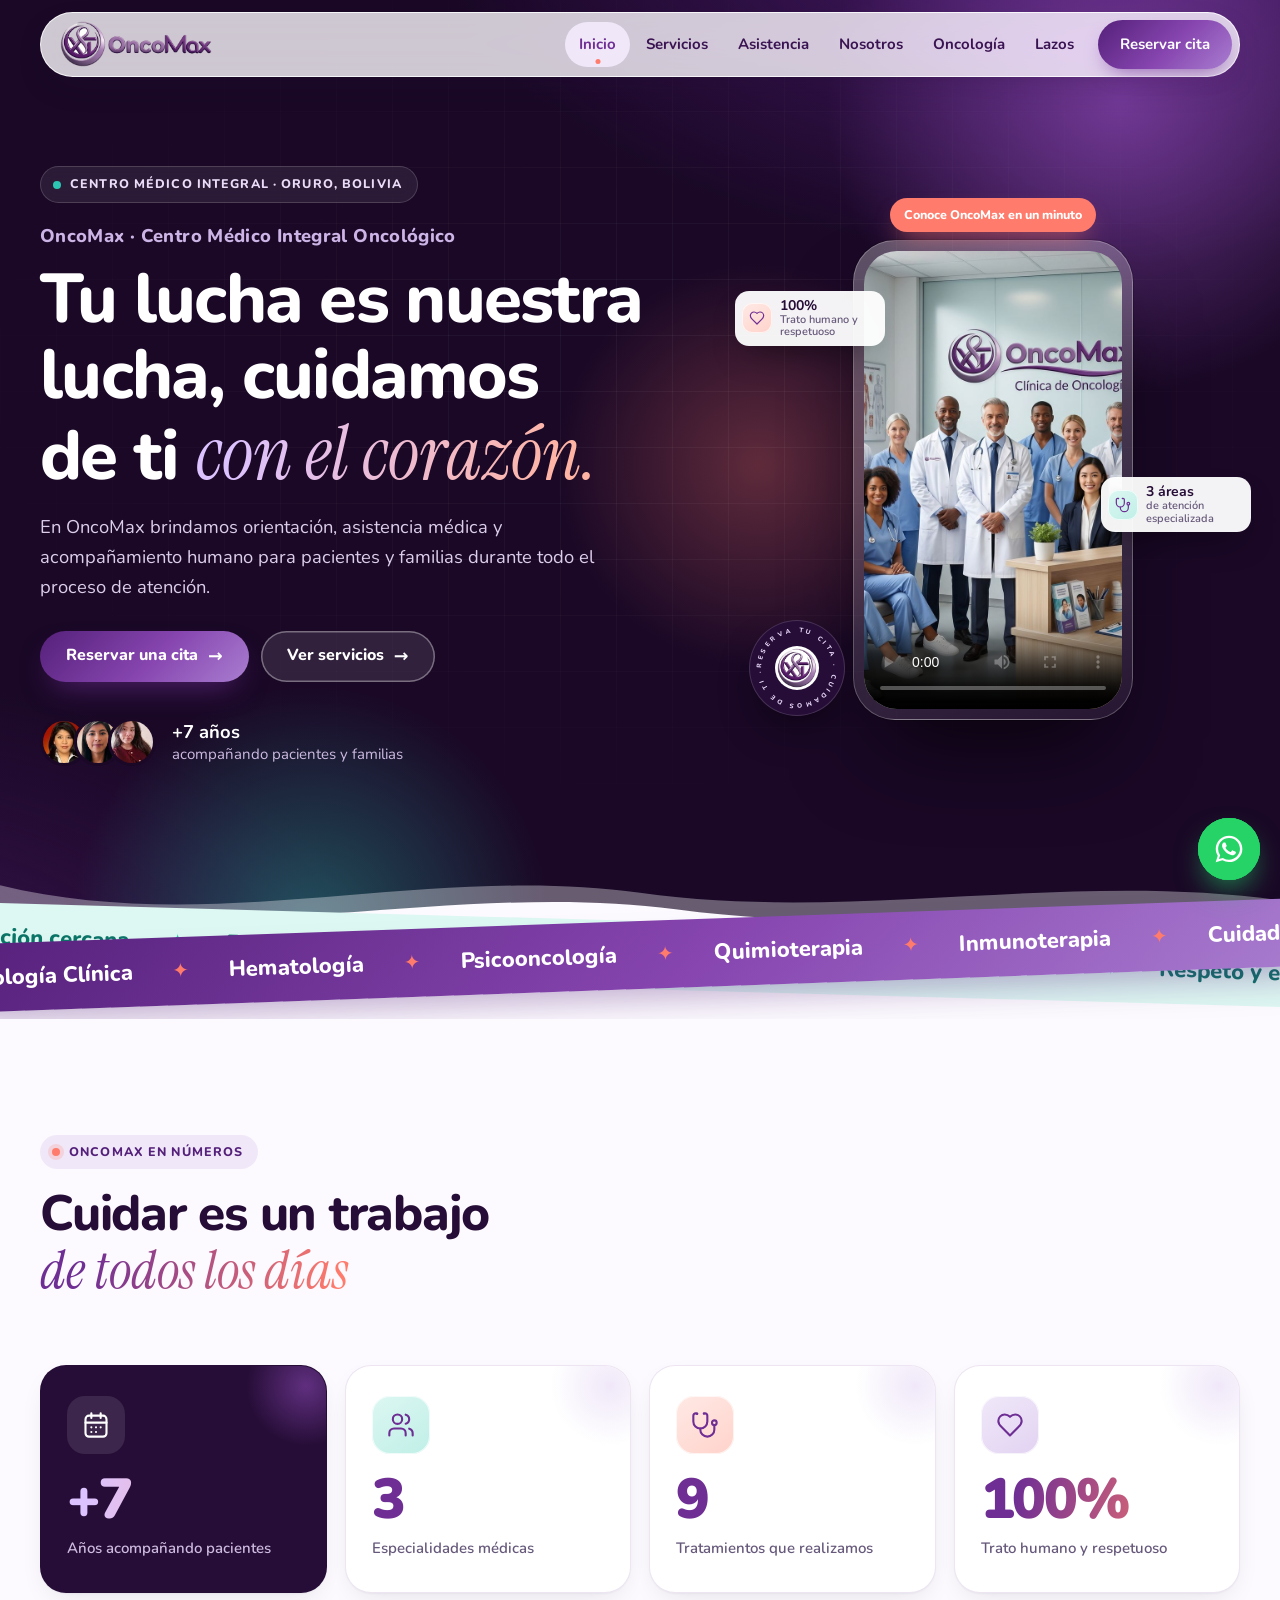
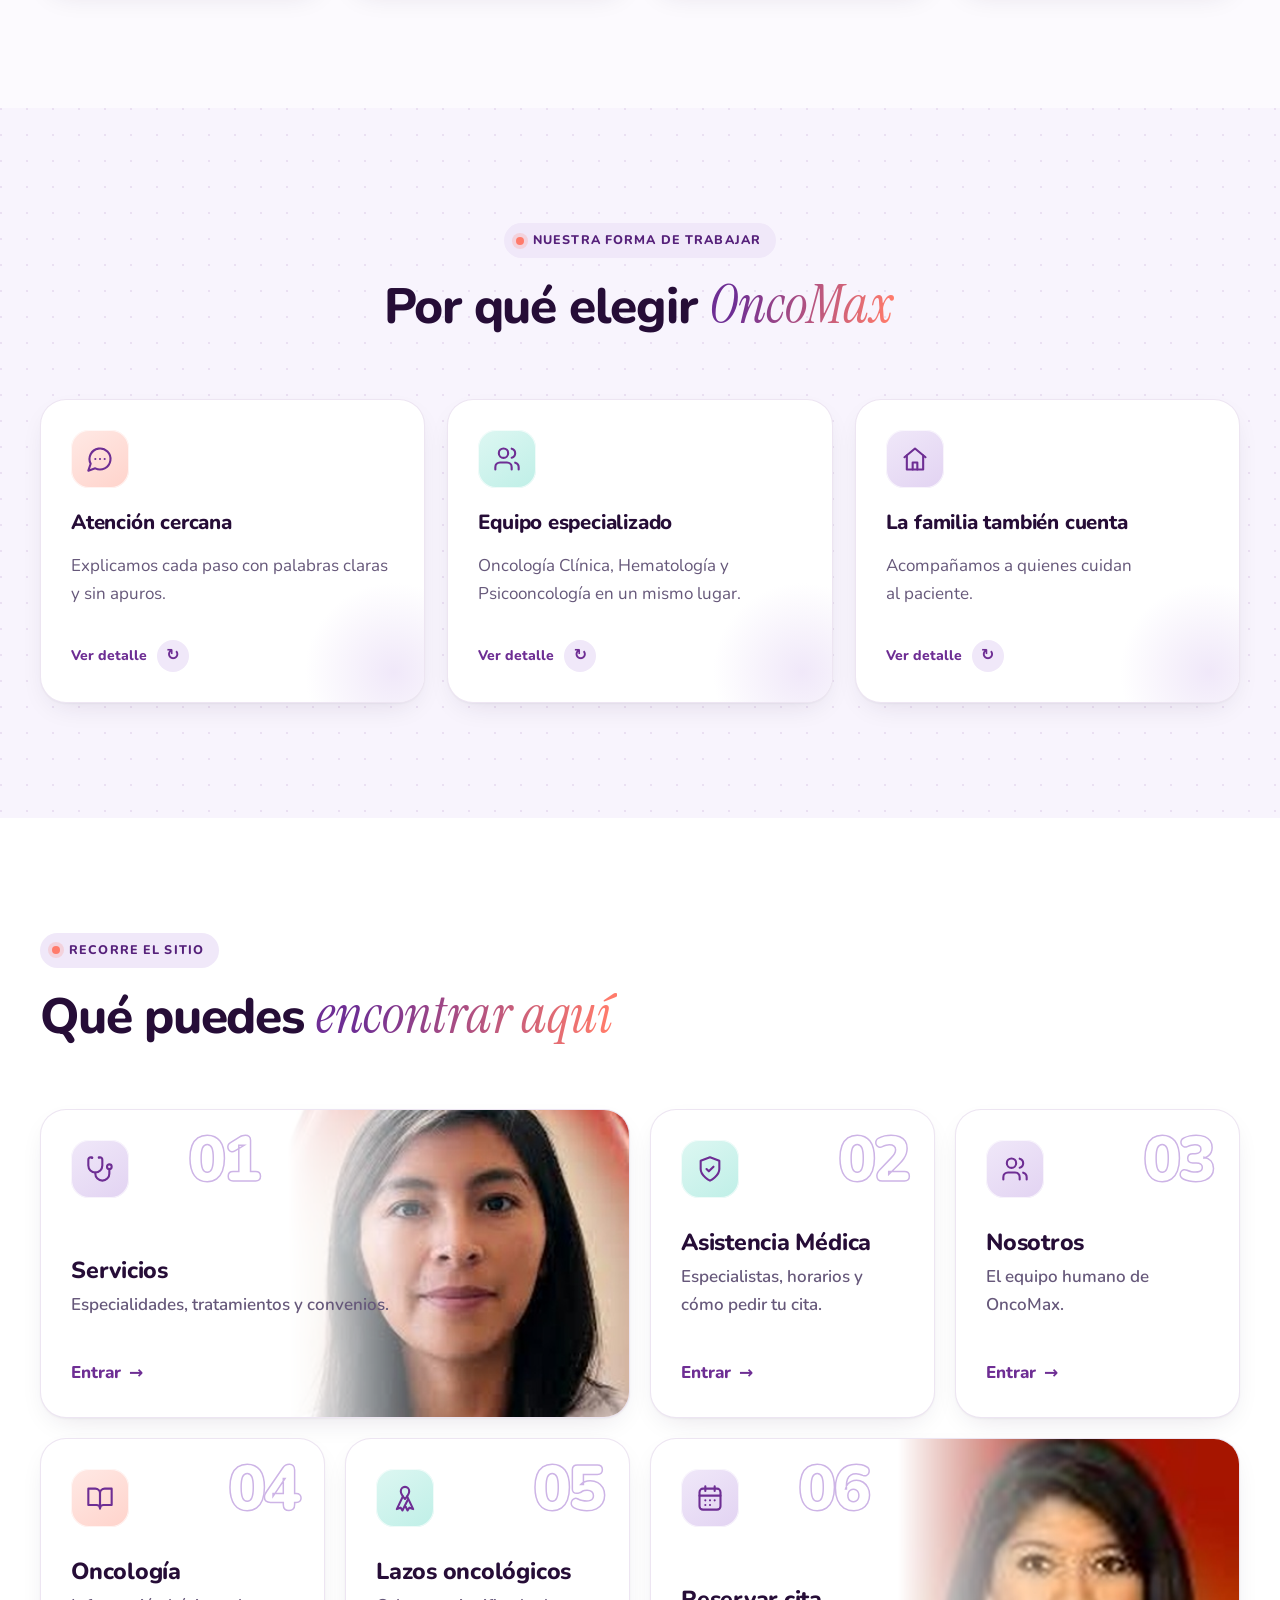
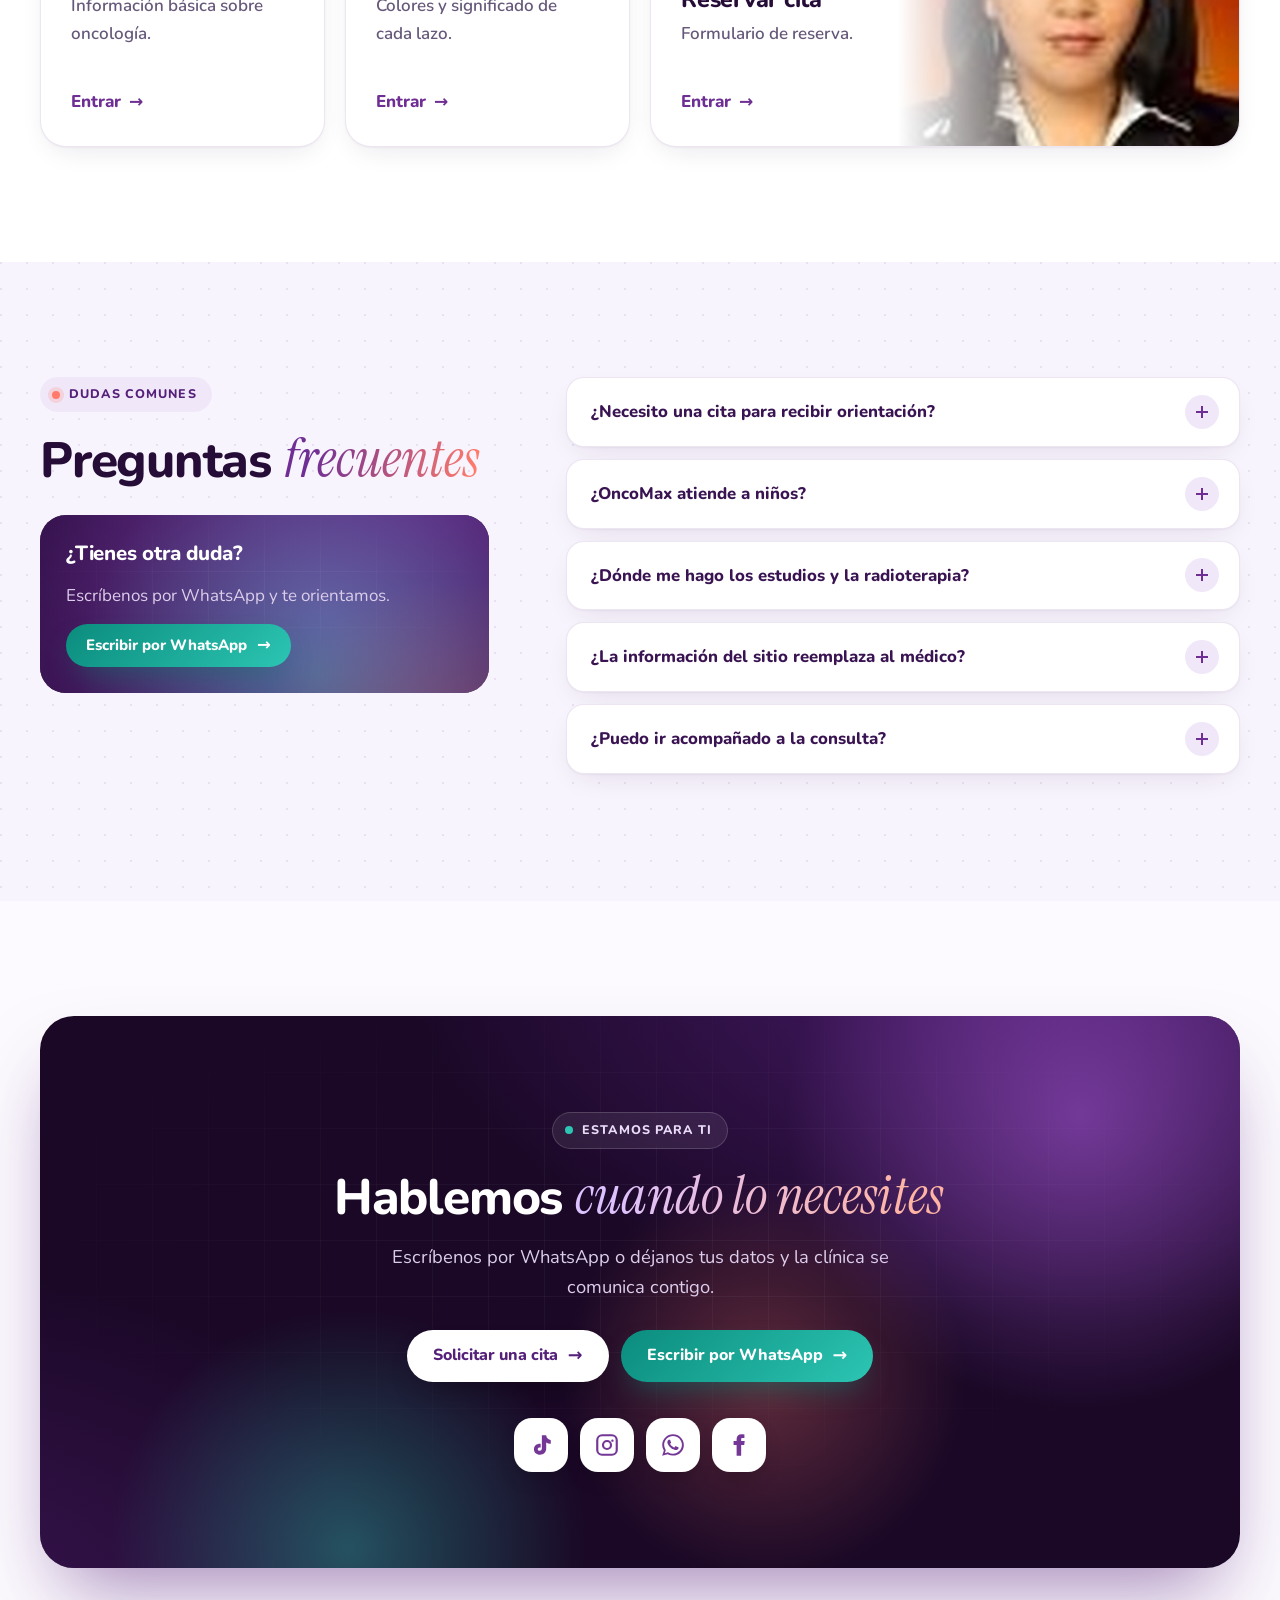
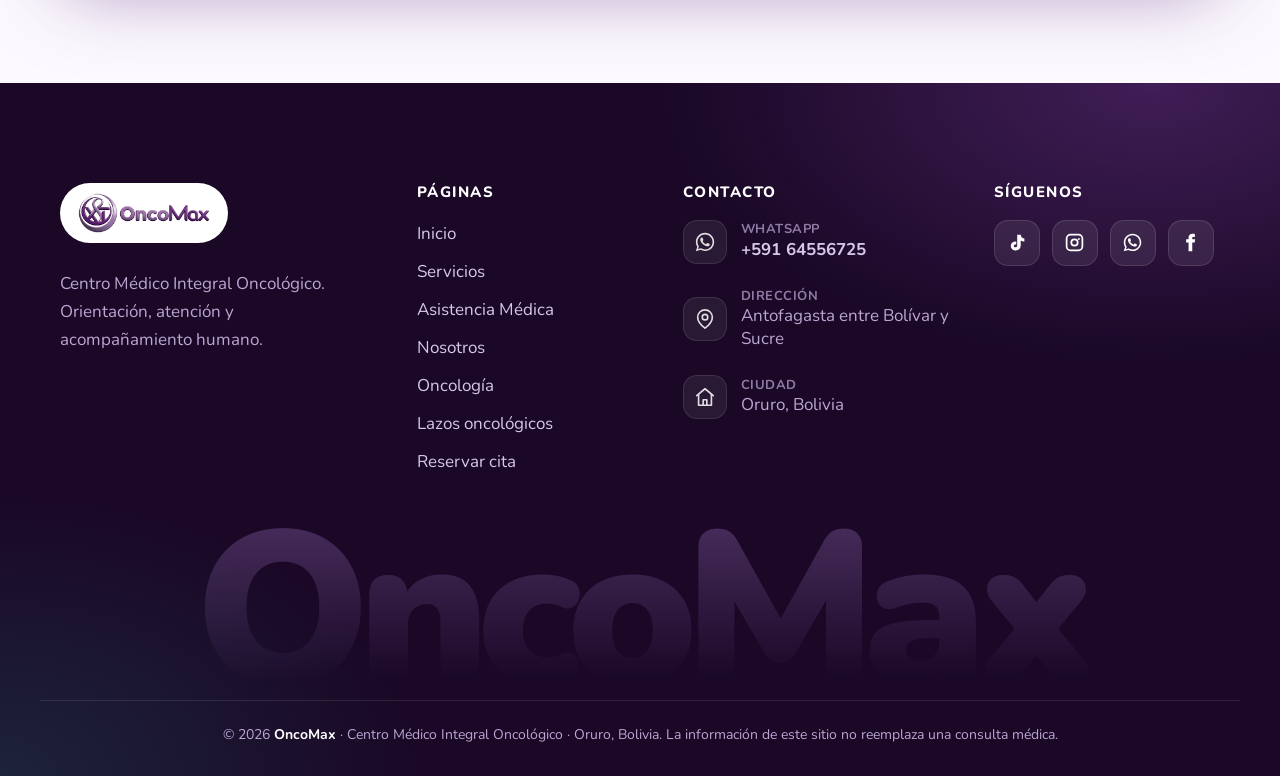
<file: index.html>
<!DOCTYPE html>
<!-- APRENDE A EDITAR index.html
Inicio: presentación, video, cifras, accesos a las páginas y preguntas frecuentes.
Este archivo decide los textos, imágenes y enlaces. estilos.css decide su apariencia.
Los comentarios como este son instrucciones: no aparecen en la página.
Empieza cambiando un texto, guarda el archivo y recarga la página para ver el resultado.
Las palabras entre > y < suelen ser texto visible. Conserva las etiquetas que las rodean.
class conecta un bloque con su diseño en estilos.css; id le da un nombre único.
Las etiquetas /div, /section y similares cierran lo que se abrió antes: mueve los bloques completos.
Para cambiar un estilo, busca el nombre de class en assets/css/estilos.css.
Para cambiar reservas, abre assets/js/reserva.js y conserva los name del formulario.
Menú, pie y teléfonos están escritos en cada página: repite allí los cambios comunes. -->
<!-- APRENDE: Abre la página; lang="es" indica que sus textos están en español. Conserva el cierre /html al
     final. -->
<html lang="es">
<!-- APRENDE: Datos de la página que no forman parte del contenido visible; aquí se conectan los estilos y las
     letras. -->
<head>
  <!-- APRENDE: Permite mostrar tildes y ñ correctamente; conserva UTF-8. -->
  <meta charset="UTF-8">
  <!-- APRENDE: Adapta la página al ancho del celular; conserva este ajuste para que el diseño móvil funcione. -->
  <meta name="viewport" content="width=device-width, initial-scale=1.0">
  <!-- APRENDE: Resumen para buscadores; cambia el texto de content para describir esta página. -->
  <meta name="description" content="OncoMax: centro médico integral oncológico en Oruro, Bolivia. Orientación, asistencia médica y acompañamiento humano.">
  <!-- APRENDE: Color sugerido para la barra del navegador en móviles compatibles; cambia el código # de content. -->
  <meta name="theme-color" content="#260D37">
  <!-- APRENDE: Nombre que aparece en la pestaña del navegador; cambia el texto entre title y /title. -->
  <title>OncoMax | Inicio</title>
  <!-- APRENDE: Icono de la pestaña: cambia href por la ruta de otra imagen pequeña. -->
  <link rel="icon" href="assets/img/logo-simbolo.png">
  <!-- Tipografias: Nunito (redondeada como el logo) e Instrument Serif para los acentos. -->
  <!-- APRENDE: Prepara la conexión con el servicio de letras para que carguen antes; conserva estas líneas si
       usas Google Fonts. -->
  <link rel="preconnect" href="https://fonts.googleapis.com">
  <!-- APRENDE: Prepara la conexión con el servicio de letras para que carguen antes; conserva estas líneas si
       usas Google Fonts. -->
  <link rel="preconnect" href="https://fonts.gstatic.com" crossorigin>
  <!-- APRENDE: Descarga Nunito e Instrument Serif. Para cambiar las letras, reemplaza este enlace y los valores
       "fuente" con dos guiones delante y "fuente-acento" con dos guiones delante de estilos.css. -->
  <link rel="stylesheet" href="https://fonts.googleapis.com/css2?family=Instrument+Serif:ital@0;1&amp;family=Nunito:wght@400..900&amp;display=swap">
  <!-- Todos los estilos del sitio viven en un solo archivo compartido. -->
  <!-- APRENDE: Conecta assets/css/estilos.css, que cambia la apariencia de las siete páginas; abre ese archivo
       para modificar colores y medidas. -->
  <link rel="stylesheet" href="assets/css/estilos.css">
</head>
<!-- APRENDE: Comienza todo lo que ve el visitante. Los bloques aparecen en el orden en que los escribes aquí. -->
<body>
  <!-- Barra de progreso de lectura (solo decorativa). -->
  <!-- APRENDE: Barra decorativa que se llena al bajar por la página; cambia su altura y colores buscando
       .progreso en estilos.css. -->
  <div class="progreso" aria-hidden="true"></div>

  <!-- ================= CABECERA ================= -->
  <!-- APRENDE: Menú superior compartido visualmente por el sitio. Sus enlaces se repiten en las siete páginas:
       actualízalos en todas si cambias el menú. -->
  <header class="cabecera">
    <!-- APRENDE: Reúne el logo y el menú dentro de una franja centrada; cambia separación y ancho en
         .cabecera__interior de estilos.css. -->
    <div class="cabecera__interior">
      <!-- El logo siempre lleva al inicio. -->
      <!-- APRENDE: Logo que lleva a Inicio; cambia href para elegir el destino y src de su imagen para usar otro
           logo. Enlace: href="index.html" elige el destino; el texto entre a y /a es lo que se pulsa. -->
      <a class="marca" href="index.html" aria-label="OncoMax, ir al inicio">
        <!-- APRENDE: Imagen: cambia src="assets/img/logo-oncomax-horizontal.png" por otro archivo; alt describe la
             foto si no se ve o se usa lectura por voz. -->
        <img src="assets/img/logo-oncomax-horizontal.png" alt="OncoMax" width="152" height="46">
      </a>

      <!-- Casilla escondida que abre el menu en celular; el label es el boton. -->
      <!-- APRENDE: Casilla del menú móvil: al marcarse abre el menú mediante estilos.css. Conserva id="nav-toggle" y
           su label con el mismo for. -->
      <input class="nav-toggle" id="nav-toggle" type="checkbox" aria-label="Abrir o cerrar el menu">
      <!-- APRENDE: Botón del menú de celular. Sus tres span dibujan las rayas; for debe coincidir con el id de la
           casilla nav-toggle. Texto para elegir o rellenar el campo "nav-toggle"; for debe coincidir con su id.
           Cambia las palabras para otra indicación. -->
      <label class="hamburguesa" for="nav-toggle" aria-hidden="true">
        <!-- APRENDE: Texto o pieza pequeña dentro de otro bloque; si contiene palabras, puedes reemplazarlas entre las
             etiquetas. -->
        <span></span><span></span><span></span>
      </label>

      <!-- APRENDE: Lista de páginas del menú; agrega otro enlace a dentro de este bloque para sumar una página. -->
      <nav class="nav" aria-label="Principal">
        <!-- APRENDE: Enlace: href="index.html" elige el destino; el texto entre a y /a es lo que se pulsa. activo
             resalta esta página y aria-current="page" la identifica como actual; al crear otra página mueve ambas
             marcas a su enlace. -->
        <a class="activo" aria-current="page" href="index.html">Inicio</a>
        <!-- APRENDE: Enlace: href="servicios.html" elige el destino; el texto entre a y /a es lo que se pulsa. -->
        <a href="servicios.html">Servicios</a>
        <!-- APRENDE: Enlace: href="asistencia.html" elige el destino; el texto entre a y /a es lo que se pulsa. -->
        <a href="asistencia.html">Asistencia</a>
        <!-- APRENDE: Enlace: href="nosotros.html" elige el destino; el texto entre a y /a es lo que se pulsa. -->
        <a href="nosotros.html">Nosotros</a>
        <!-- APRENDE: Enlace: href="oncologia.html" elige el destino; el texto entre a y /a es lo que se pulsa. -->
        <a href="oncologia.html">Oncología</a>
        <!-- APRENDE: Enlace: href="lazos.html" elige el destino; el texto entre a y /a es lo que se pulsa. -->
        <a href="lazos.html">Lazos</a>
        <!-- APRENDE: Enlace: href="reserva.html" elige el destino; el texto entre a y /a es lo que se pulsa. -->
        <a class="nav__cta" href="reserva.html">Reservar cita</a>
      </nav>
    </div>
  </header>

  <!-- APRENDE: Contenido principal de esta página; mueve o añade secciones dentro de este bloque. -->
  <main>
    <!-- ================= PORTADA ================= -->
    <!-- APRENDE: Primera sección de Inicio: texto, botones y video. Modifica su contenido aquí y su espacio
         alrededor en .portada de estilos.css. -->
    <section class="portada">
      <!-- APRENDE: Fondo con tres manchas que se mueven. Cambia sus colores en .fondo-vivo y .mancha de estilos.css;
           los span son decoración. -->
      <div class="fondo-vivo" aria-hidden="true"><span class="mancha mancha--1"></span><span class="mancha mancha--2"></span><span class="mancha mancha--3"></span></div>
      <!-- APRENDE: Distribuye texto y video en dos columnas; cambia grid-template-columns en estilos.css para dar
           más espacio a uno de los lados. -->
      <div class="portada__interior">
        <!-- APRENDE: Agrupa el mensaje principal y sus botones; escribe aquí la presentación que quieras mostrar. -->
        <div class="portada__texto">
          <!-- "entrada" hace que cada linea aparezca al cargar; --d es el orden. -->
          <!-- APRENDE: Texto corto que presenta una sección; escribe otro nombre entre las etiquetas. Las variantes de
               class cambian sus colores. -->
          <span class="etiqueta etiqueta--brillo entrada">Centro médico integral · Oruro, Bolivia</span>
          <!-- APRENDE: Nombre descriptivo sobre el título; sustituye el texto entre las etiquetas para cambiarlo. "d"
               con dos guiones delante controla el turno de aparición: un número mayor hace que aparezca más tarde. -->
          <span class="portada__marca entrada" style="--d:1">OncoMax · Centro Médico Integral Oncológico</span>
          <!-- APRENDE: Título principal de esta página. Cambia sus palabras; el texto dentro de em recibe el estilo
               destacado. "d" con dos guiones delante controla el turno de aparición: un número mayor hace que aparezca
               más tarde. -->
          <h1 class="entrada" style="--d:2">Tu lucha es nuestra lucha, cuidamos de ti <em>con el corazón.</em></h1>
          <!-- APRENDE: Párrafo visible: cambia sus palabras conservando las etiquetas. b destaca palabras y br las pasa
               a otra línea. "d" con dos guiones delante controla el turno de aparición: un número mayor hace que
               aparezca más tarde. -->
          <p class="entrada" style="--d:3">En OncoMax brindamos orientación, asistencia médica y acompañamiento humano
             para pacientes y familias durante todo el proceso de atención.</p>
          <!-- APRENDE: Coloca varios botones juntos. Copia un enlace a dentro de este bloque para añadir otro botón. "d"
               con dos guiones delante controla el turno de aparición: un número mayor hace que aparezca más tarde. -->
          <div class="acciones entrada" style="--d:4">
            <!-- APRENDE: Enlace: href="reserva.html" elige el destino; el texto entre a y /a es lo que se pulsa. -->
            <a class="boton" href="reserva.html">Reservar una cita</a>
            <!-- APRENDE: Enlace: href="servicios.html" elige el destino; el texto entre a y /a es lo que se pulsa. -->
            <a class="boton boton--vidrio" href="servicios.html">Ver servicios</a>
          </div>

          <!-- Caras del equipo + un dato que da confianza. -->
          <!-- APRENDE: Presenta pequeñas fotos y una cifra de experiencia; cambia las imágenes y el texto de años por
               separado. "d" con dos guiones delante controla el turno de aparición: un número mayor hace que aparezca
               más tarde. -->
          <div class="confianza entrada" style="--d:5">
            <!-- APRENDE: Fila de retratos circulares; copia una línea img para sumar una persona y cambia su src. -->
            <div class="avatares">
              <!-- APRENDE: Imagen: cambia src="assets/img/especialistas/dra-lizeth-flores.jpg" por otro archivo; alt
                   describe la foto si no se ve o se usa lectura por voz. Aquí alt vacío indica un dibujo decorativo. -->
              <img src="assets/img/especialistas/dra-lizeth-flores.jpg" alt="" width="48" height="48">
              <!-- APRENDE: Imagen: cambia src="assets/img/especialistas/dra-lourdes-magne.jpg" por otro archivo; alt
                   describe la foto si no se ve o se usa lectura por voz. Aquí alt vacío indica un dibujo decorativo. -->
              <img src="assets/img/especialistas/dra-lourdes-magne.jpg" alt="" width="48" height="48">
              <!-- APRENDE: Imagen: cambia src="assets/img/especialistas/lic-juana-choque.jpg" por otro archivo; alt
                   describe la foto si no se ve o se usa lectura por voz. Aquí alt vacío indica un dibujo decorativo. -->
              <img src="assets/img/especialistas/lic-juana-choque.jpg" alt="" width="48" height="48">
            </div>
            <!-- APRENDE: Párrafo visible: cambia sus palabras conservando las etiquetas. b destaca palabras y br las pasa
                 a otra línea. -->
            <p><b>+7 años</b> acompañando pacientes y familias</p>
          </div>
        </div>

        <!-- El video vive dentro de un marco con forma de celular. -->
        <!-- APRENDE: Reúne el video y las tarjetas que lo acompañan; las posiciones se ajustan en estilos.css. "d" con
             dos guiones delante controla el turno de aparición: un número mayor hace que aparezca más tarde. -->
        <div class="portada__visual entrada" style="--d:3">
          <!-- APRENDE: Texto sobre el video; cambia estas palabras para presentar otro contenido. -->
          <p class="video-pie">Conoce OncoMax en un minuto</p>
          <!-- APRENDE: Marco del video con forma de celular; ajusta width y border-radius en .telefono de estilos.css. -->
          <div class="telefono">
            <!-- APRENDE: Video: controls muestra los botones, playsinline lo mantiene dentro de la página y poster elige
                 la foto previa. Cambia el archivo en source. -->
            <video class="video" controls playsinline preload="metadata" poster="assets/img/web/equipo-oncomax.jpg">
              <!-- APRENDE: Archivo del video: cambia src por otro MP4; si cambias el formato, adapta también type. -->
              <source src="assets/videos/video-inicio.mp4" type="video/mp4">
              Tu navegador no puede reproducir este video.
            </video>
          </div>

          <!-- Tarjetitas que flotan alrededor del video. -->
          <!-- APRENDE: Tarjeta pequeña al lado del video. Edita su número y explicación; las variantes 1 y 2 tienen
               posiciones distintas en estilos.css. -->
          <div class="flotante flotante--1">
            <!-- APRENDE: Marco del pequeño dibujo. Cambia src de su img para otro icono; las variantes menta y coral
                 cambian el fondo. Imagen: cambia src="assets/icons/ui/corazon.svg" por otro archivo; alt describe la foto
                 si no se ve o se usa lectura por voz. Aquí alt vacío indica un dibujo decorativo. -->
            <span class="icono icono--chico icono--coral"><img src="assets/icons/ui/corazon.svg" alt=""></span>
            <!-- APRENDE: Texto o pieza pequeña dentro de otro bloque; si contiene palabras, puedes reemplazarlas entre las
                 etiquetas. -->
            <span><b>100%</b><small>Trato humano y respetuoso</small></span>
          </div>
          <!-- APRENDE: Tarjeta pequeña al lado del video. Edita su número y explicación; las variantes 1 y 2 tienen
               posiciones distintas en estilos.css. -->
          <div class="flotante flotante--2">
            <!-- APRENDE: Marco del pequeño dibujo. Cambia src de su img para otro icono; las variantes menta y coral
                 cambian el fondo. Imagen: cambia src="assets/icons/ui/estetoscopio.svg" por otro archivo; alt describe la
                 foto si no se ve o se usa lectura por voz. Aquí alt vacío indica un dibujo decorativo. -->
            <span class="icono icono--chico icono--menta"><img src="assets/icons/ui/estetoscopio.svg" alt=""></span>
            <!-- APRENDE: Texto o pieza pequeña dentro de otro bloque; si contiene palabras, puedes reemplazarlas entre las
                 etiquetas. -->
            <span><b>3 áreas</b><small>de atención especializada</small></span>
          </div>

          <!-- Sello que gira: el texto sigue un circulo dibujado en SVG. -->
          <!-- APRENDE: Enlace circular de reserva; cambia su href y las palabras de textPath para personalizarlo. En
               este diseño permanece quieto. Enlace: href="reserva.html" elige el destino; el texto entre a y /a es lo
               que se pulsa. -->
          <a class="sello" href="reserva.html" aria-label="Reservar una cita">
            <!-- APRENDE: Dibujo hecho con formas. viewBox establece el espacio de dibujo; su tamaño visible se ajusta en
                 estilos.css. -->
            <svg viewBox="0 0 200 200" aria-hidden="true">
              <!-- APRENDE: Guarda el círculo que guía el texto del sello; su id debe coincidir con el href de textPath. -->
              <defs><path id="circulo-sello" d="M100,100 m-74,0 a74,74 0 1,1 148,0 a74,74 0 1,1 -148,0"/></defs>
              <!-- textLength reparte las letras para cubrir el circulo completo. -->
              <!-- APRENDE: Palabras dibujadas en el sello; cambia la frase dentro de textPath y textLength para distribuirla
                   por el círculo. -->
              <text><textPath href="#circulo-sello" textLength="462" lengthAdjust="spacing">Reserva tu cita · Cuidamos de ti · </textPath></text>
            </svg>
            <!-- APRENDE: Imagen: cambia src="assets/img/logo-simbolo.png" por otro archivo; alt describe la foto si no se
                 ve o se usa lectura por voz. Aquí alt vacío indica un dibujo decorativo. -->
            <img src="assets/img/logo-simbolo.png" alt="">
          </a>
        </div>
      </div>
      <!-- APRENDE: Dibujo hecho con formas. viewBox establece el espacio de dibujo; su tamaño visible se ajusta en
           estilos.css. -->
      <svg class="ola" viewBox="0 0 1440 120" preserveAspectRatio="none" aria-hidden="true">
        <!-- APRENDE: Trazo del dibujo: d contiene puntos y curvas (M empieza, L une, C curva, Z cierra). Para cambiar
             solo el color, usa estilos.css. -->
        <path d="M0,38 C240,108 480,8 720,48 C960,88 1200,18 1440,58 L1440,120 L0,120 Z"/>
        <!-- APRENDE: Trazo del dibujo: d contiene puntos y curvas (M empieza, L une, C curva, Z cierra). Para cambiar
             solo el color, usa estilos.css. -->
        <path d="M0,72 C260,120 520,32 760,70 C1000,108 1220,58 1440,82 L1440,120 L0,120 Z"/>
      </svg>
    </section>

    <!-- ================= CINTAS EN MOVIMIENTO =================
         Cada lista se repite dos veces: cuando la primera sale de la
         pantalla, la copia ocupa su lugar y el giro parece infinito. -->
    <!-- APRENDE: Dos cintas de palabras en movimiento; cambia cada lista y su copia de la misma manera para que el
         recorrido no tenga cortes. -->
    <div class="cintas" aria-hidden="true">
      <!-- APRENDE: Una cinta inclinada; cambia sus palabras en los li y su velocidad en .cinta__pista de
           estilos.css. -->
      <div class="cinta cinta--atras">
        <!-- APRENDE: Contiene la lista original y la copia que permiten el movimiento continuo; conserva ambas con el
             mismo contenido. -->
        <div class="cinta__pista">
          <!-- APRENDE: Lista de elementos; agrega otra línea li antes del cierre /ul para sumar un elemento. -->
          <ul><li>Atención cercana</li><li>Equipo especializado</li><li>La familia también cuenta</li><li>Palabras claras</li><li>Respeto y escucha</li></ul>
          <!-- APRENDE: Lista de elementos; agrega otra línea li antes del cierre /ul para sumar un elemento. -->
          <ul><li>Atención cercana</li><li>Equipo especializado</li><li>La familia también cuenta</li><li>Palabras claras</li><li>Respeto y escucha</li></ul>
        </div>
      </div>
      <!-- APRENDE: Una cinta inclinada; cambia sus palabras en los li y su velocidad en .cinta__pista de
           estilos.css. -->
      <div class="cinta">
        <!-- APRENDE: Contiene la lista original y la copia que permiten el movimiento continuo; conserva ambas con el
             mismo contenido. -->
        <div class="cinta__pista">
          <!-- APRENDE: Lista de elementos; agrega otra línea li antes del cierre /ul para sumar un elemento. -->
          <ul><li>Oncología Clínica</li><li>Hematología</li><li>Psicooncología</li><li>Quimioterapia</li><li>Inmunoterapia</li><li>Cuidados paliativos</li><li>Radioterapia en convenio</li><li>Lazos oncológicos</li></ul>
          <!-- APRENDE: Lista de elementos; agrega otra línea li antes del cierre /ul para sumar un elemento. -->
          <ul><li>Oncología Clínica</li><li>Hematología</li><li>Psicooncología</li><li>Quimioterapia</li><li>Inmunoterapia</li><li>Cuidados paliativos</li><li>Radioterapia en convenio</li><li>Lazos oncológicos</li></ul>
        </div>
      </div>
    </div>

    <!-- ================= CIFRAS ================= -->
    <!-- APRENDE: Agrupa una parte completa de la página. Para moverla, mueve desde section hasta su cierre
         /section con todo lo que contiene. -->
    <section class="seccion">
      <!-- APRENDE: Mantiene el contenido centrado y limita su ancho; cambia el valor de "ancho" con dos guiones
           delante al principio de estilos.css. -->
      <div class="seccion__interior">
        <!-- APRENDE: Agrupa la etiqueta, el título y la explicación de esta sección; cambia sus palabras dentro de
             cada etiqueta. -->
        <div class="titulo-seccion revelar">
          <!-- APRENDE: Texto corto que presenta una sección; escribe otro nombre entre las etiquetas. Las variantes de
               class cambian sus colores. -->
          <span class="etiqueta">OncoMax en números</span>
          <!-- APRENDE: Título de esta sección o tarjeta. Edita sus palabras y las de em si tiene una parte destacada. -->
          <h2>Cuidar es un trabajo <em>de todos los días</em></h2>
        </div>
        <!-- Cada numero cuenta desde cero con CSS (ver "contador" en estilos.css).
             El texto .sr-solo es el que leen los lectores de pantalla. -->
        <!-- APRENDE: Fila de datos destacados; copia un bloque cifra completo para agregar otro dato y revisa las
             columnas en estilos.css. -->
        <div class="cifras escalonado">
          <!-- APRENDE: Tarjeta con un número y su explicación; cambia "fin" con dos guiones delante en el contador y el
               texto sr-solo para mantener ambos valores iguales. -->
          <div class="cifra cifra--oscura">
            <!-- APRENDE: Marco del pequeño dibujo. Cambia src de su img para otro icono; las variantes menta y coral
                 cambian el fondo. Imagen: cambia src="assets/icons/ui/calendario.svg" por otro archivo; alt describe la
                 foto si no se ve o se usa lectura por voz. Aquí alt vacío indica un dibujo decorativo. -->
            <span class="icono"><img src="assets/icons/ui/calendario.svg" alt=""></span>
            <!-- APRENDE: Texto destacado; cambia su contenido para resaltar otro dato. -->
            <b><span class="contador" style="--fin:7" data-antes="+" aria-hidden="true"></span><span class="sr-solo">+7</span></b>
            <!-- APRENDE: Texto o pieza pequeña dentro de otro bloque; si contiene palabras, puedes reemplazarlas entre las
                 etiquetas. -->
            <span>Años acompañando pacientes</span>
          </div>
          <!-- APRENDE: Tarjeta con un número y su explicación; cambia "fin" con dos guiones delante en el contador y el
               texto sr-solo para mantener ambos valores iguales. -->
          <div class="cifra">
            <!-- APRENDE: Marco del pequeño dibujo. Cambia src de su img para otro icono; las variantes menta y coral
                 cambian el fondo. Imagen: cambia src="assets/icons/ui/equipo.svg" por otro archivo; alt describe la foto
                 si no se ve o se usa lectura por voz. Aquí alt vacío indica un dibujo decorativo. -->
            <span class="icono icono--menta"><img src="assets/icons/ui/equipo.svg" alt=""></span>
            <!-- APRENDE: Texto destacado; cambia su contenido para resaltar otro dato. -->
            <b><span class="contador" style="--fin:3" aria-hidden="true"></span><span class="sr-solo">3</span></b>
            <!-- APRENDE: Texto o pieza pequeña dentro de otro bloque; si contiene palabras, puedes reemplazarlas entre las
                 etiquetas. -->
            <span>Especialidades médicas</span>
          </div>
          <!-- APRENDE: Tarjeta con un número y su explicación; cambia "fin" con dos guiones delante en el contador y el
               texto sr-solo para mantener ambos valores iguales. -->
          <div class="cifra">
            <!-- APRENDE: Marco del pequeño dibujo. Cambia src de su img para otro icono; las variantes menta y coral
                 cambian el fondo. Imagen: cambia src="assets/icons/ui/estetoscopio.svg" por otro archivo; alt describe la
                 foto si no se ve o se usa lectura por voz. Aquí alt vacío indica un dibujo decorativo. -->
            <span class="icono icono--coral"><img src="assets/icons/ui/estetoscopio.svg" alt=""></span>
            <!-- APRENDE: Texto destacado; cambia su contenido para resaltar otro dato. -->
            <b><span class="contador" style="--fin:9" aria-hidden="true"></span><span class="sr-solo">9</span></b>
            <!-- APRENDE: Texto o pieza pequeña dentro de otro bloque; si contiene palabras, puedes reemplazarlas entre las
                 etiquetas. -->
            <span>Tratamientos que realizamos</span>
          </div>
          <!-- APRENDE: Tarjeta con un número y su explicación; cambia "fin" con dos guiones delante en el contador y el
               texto sr-solo para mantener ambos valores iguales. -->
          <div class="cifra">
            <!-- APRENDE: Marco del pequeño dibujo. Cambia src de su img para otro icono; las variantes menta y coral
                 cambian el fondo. Imagen: cambia src="assets/icons/ui/corazon.svg" por otro archivo; alt describe la foto
                 si no se ve o se usa lectura por voz. Aquí alt vacío indica un dibujo decorativo. -->
            <span class="icono"><img src="assets/icons/ui/corazon.svg" alt=""></span>
            <!-- APRENDE: Texto destacado; cambia su contenido para resaltar otro dato. -->
            <b><span class="contador" style="--fin:100" data-despues="%" aria-hidden="true"></span><span class="sr-solo">100%</span></b>
            <!-- APRENDE: Texto o pieza pequeña dentro de otro bloque; si contiene palabras, puedes reemplazarlas entre las
                 etiquetas. -->
            <span>Trato humano y respetuoso</span>
          </div>
        </div>
      </div>
    </section>

    <!-- ================= POR QUE ONCOMAX (tarjetas giratorias) ================= -->
    <!-- APRENDE: Agrupa una parte completa de la página. Para moverla, mueve desde section hasta su cierre
         /section con todo lo que contiene. -->
    <section class="seccion seccion--suave">
      <!-- APRENDE: Mantiene el contenido centrado y limita su ancho; cambia el valor de "ancho" con dos guiones
           delante al principio de estilos.css. -->
      <div class="seccion__interior">
        <!-- APRENDE: Agrupa la etiqueta, el título y la explicación de esta sección; cambia sus palabras dentro de
             cada etiqueta. -->
        <div class="titulo-seccion titulo-seccion--centro revelar">
          <!-- APRENDE: Texto corto que presenta una sección; escribe otro nombre entre las etiquetas. Las variantes de
               class cambian sus colores. -->
          <span class="etiqueta">Nuestra forma de trabajar</span>
          <!-- APRENDE: Título de esta sección o tarjeta. Edita sus palabras y las de em si tiene una parte destacada. -->
          <h2>Por qué elegir <em>OncoMax</em></h2>
        </div>

        <!-- APRENDE: Agrupa tarjetas. "grid" + dos guiones + "2", "grid" + dos guiones + "3" y "grid" + dos guiones +
             "4" usan anchos mínimos diferentes; el espacio disponible decide cuántas caben por fila. -->
        <div class="grid grid--3 escalonado">
          <!-- APRENDE: Tarjeta con frente y reverso que gira al usarla. Para añadir otra, copia todo este article;
               cambia los textos de ambas caras. -->
          <article class="flip flip--texto" tabindex="0">
            <!-- APRENDE: Mantiene unidas las dos caras para que giren juntas; conserva dentro el frente y el reverso. -->
            <div class="flip__interior">
              <!-- APRENDE: Una cara de la tarjeta. Frente muestra el resumen; atras muestra la explicación. Edita cada
                   contenido por separado. -->
              <div class="flip__cara flip__frente">
                <!-- APRENDE: Marco del pequeño dibujo. Cambia src de su img para otro icono; las variantes menta y coral
                     cambian el fondo. Imagen: cambia src="assets/icons/ui/mensaje.svg" por otro archivo; alt describe la foto
                     si no se ve o se usa lectura por voz. Aquí alt vacío indica un dibujo decorativo. -->
                <span class="icono icono--coral"><img src="assets/icons/ui/mensaje.svg" alt=""></span>
                <!-- APRENDE: Título de un bloque pequeño; reemplaza el texto entre las etiquetas. -->
                <h3>Atención cercana</h3>
                <!-- APRENDE: Párrafo visible: cambia sus palabras conservando las etiquetas. b destaca palabras y br las pasa
                     a otra línea. -->
                <p>Explicamos cada paso con palabras claras y sin apuros.</p>
                <!-- APRENDE: Invitación a usar la tarjeta; cambia el texto para indicar qué descubrirá la persona. -->
                <span class="pista">Ver detalle</span>
              </div>
              <!-- APRENDE: Una cara de la tarjeta. Frente muestra el resumen; atras muestra la explicación. Edita cada
                   contenido por separado. -->
              <div class="flip__cara flip__atras">
                <!-- APRENDE: Título de un bloque pequeño; reemplaza el texto entre las etiquetas. -->
                <h3>Atención cercana</h3>
                <!-- APRENDE: Párrafo visible: cambia sus palabras conservando las etiquetas. b destaca palabras y br las pasa
                     a otra línea. -->
                <p>El paciente recibe información comprensible sobre su situación, puede
                   preguntar todas las veces que necesite y decide acompañado del profesional.</p>
              </div>
            </div>
          </article>

          <!-- APRENDE: Tarjeta con frente y reverso que gira al usarla. Para añadir otra, copia todo este article;
               cambia los textos de ambas caras. -->
          <article class="flip flip--texto flip--menta" tabindex="0">
            <!-- APRENDE: Mantiene unidas las dos caras para que giren juntas; conserva dentro el frente y el reverso. -->
            <div class="flip__interior">
              <!-- APRENDE: Una cara de la tarjeta. Frente muestra el resumen; atras muestra la explicación. Edita cada
                   contenido por separado. -->
              <div class="flip__cara flip__frente">
                <!-- APRENDE: Marco del pequeño dibujo. Cambia src de su img para otro icono; las variantes menta y coral
                     cambian el fondo. Imagen: cambia src="assets/icons/ui/equipo.svg" por otro archivo; alt describe la foto
                     si no se ve o se usa lectura por voz. Aquí alt vacío indica un dibujo decorativo. -->
                <span class="icono icono--menta"><img src="assets/icons/ui/equipo.svg" alt=""></span>
                <!-- APRENDE: Título de un bloque pequeño; reemplaza el texto entre las etiquetas. -->
                <h3>Equipo especializado</h3>
                <!-- APRENDE: Párrafo visible: cambia sus palabras conservando las etiquetas. b destaca palabras y br las pasa
                     a otra línea. -->
                <p>Oncología Clínica, Hematología y Psicooncología en un mismo lugar.</p>
                <!-- APRENDE: Invitación a usar la tarjeta; cambia el texto para indicar qué descubrirá la persona. -->
                <span class="pista">Ver detalle</span>
              </div>
              <!-- APRENDE: Una cara de la tarjeta. Frente muestra el resumen; atras muestra la explicación. Edita cada
                   contenido por separado. -->
              <div class="flip__cara flip__atras">
                <!-- APRENDE: Título de un bloque pequeño; reemplaza el texto entre las etiquetas. -->
                <h3>Equipo especializado</h3>
                <!-- APRENDE: Párrafo visible: cambia sus palabras conservando las etiquetas. b destaca palabras y br las pasa
                     a otra línea. -->
                <p>Nuestras especialistas trabajan de forma coordinada con los servicios de apoyo, así el
                   paciente no tiene que repetir su historia en cada consulta.</p>
              </div>
            </div>
          </article>

          <!-- APRENDE: Tarjeta con frente y reverso que gira al usarla. Para añadir otra, copia todo este article;
               cambia los textos de ambas caras. -->
          <article class="flip flip--texto flip--coral" tabindex="0">
            <!-- APRENDE: Mantiene unidas las dos caras para que giren juntas; conserva dentro el frente y el reverso. -->
            <div class="flip__interior">
              <!-- APRENDE: Una cara de la tarjeta. Frente muestra el resumen; atras muestra la explicación. Edita cada
                   contenido por separado. -->
              <div class="flip__cara flip__frente">
                <!-- APRENDE: Marco del pequeño dibujo. Cambia src de su img para otro icono; las variantes menta y coral
                     cambian el fondo. Imagen: cambia src="assets/icons/ui/casa.svg" por otro archivo; alt describe la foto si
                     no se ve o se usa lectura por voz. Aquí alt vacío indica un dibujo decorativo. -->
                <span class="icono"><img src="assets/icons/ui/casa.svg" alt=""></span>
                <!-- APRENDE: Título de un bloque pequeño; reemplaza el texto entre las etiquetas. -->
                <h3>La familia también cuenta</h3>
                <!-- APRENDE: Párrafo visible: cambia sus palabras conservando las etiquetas. b destaca palabras y br las pasa
                     a otra línea. -->
                <p>Acompañamos a quienes cuidan al paciente.</p>
                <!-- APRENDE: Invitación a usar la tarjeta; cambia el texto para indicar qué descubrirá la persona. -->
                <span class="pista">Ver detalle</span>
              </div>
              <!-- APRENDE: Una cara de la tarjeta. Frente muestra el resumen; atras muestra la explicación. Edita cada
                   contenido por separado. -->
              <div class="flip__cara flip__atras">
                <!-- APRENDE: Título de un bloque pequeño; reemplaza el texto entre las etiquetas. -->
                <h3>La familia también cuenta</h3>
                <!-- APRENDE: Párrafo visible: cambia sus palabras conservando las etiquetas. b destaca palabras y br las pasa
                     a otra línea. -->
                <p>Damos orientación a familiares y amigos para que sepan cómo ayudar,
                   cómo escuchar y cómo cuidarse ellos mismos.</p>
              </div>
            </div>
          </article>
        </div>
      </div>
    </section>

    <!-- ================= MAPA DEL SITIO EN TARJETAS =================
         Cada tarjeta es un enlace. Al pasar el mouse se llena de color
         y despliega la descripcion larga de esa pagina. -->
    <!-- APRENDE: Agrupa una parte completa de la página. Para moverla, mueve desde section hasta su cierre
         /section con todo lo que contiene. -->
    <section class="seccion seccion--blanca">
      <!-- APRENDE: Mantiene el contenido centrado y limita su ancho; cambia el valor de "ancho" con dos guiones
           delante al principio de estilos.css. -->
      <div class="seccion__interior">
        <!-- APRENDE: Agrupa la etiqueta, el título y la explicación de esta sección; cambia sus palabras dentro de
             cada etiqueta. -->
        <div class="titulo-seccion revelar">
          <!-- APRENDE: Texto corto que presenta una sección; escribe otro nombre entre las etiquetas. Las variantes de
               class cambian sus colores. -->
          <span class="etiqueta">Recorre el sitio</span>
          <!-- APRENDE: Título de esta sección o tarjeta. Edita sus palabras y las de em si tiene una parte destacada. -->
          <h2>Qué puedes <em>encontrar aquí</em></h2>
        </div>

        <!-- APRENDE: Tarjetas que llevan a otras páginas; cada bloque a es una tarjeta completa que puedes copiar para
             añadir otro acceso. -->
        <div class="rutas escalonado">
          <!-- APRENDE: Tarjeta que funciona como enlace; cambia href para el destino y sus textos para explicar la
               página que abre. Enlace: href="servicios.html" elige el destino; el texto entre a y /a es lo que se pulsa. -->
          <a class="ruta ruta--ancha" href="servicios.html">
            <!-- APRENDE: Imagen: cambia src="assets/img/especialistas/dra-lourdes-magne.jpg" por otro archivo; alt describe la
                 foto si no se ve o se usa lectura por voz. Aquí alt vacío indica un dibujo decorativo. loading="lazy"
                 espera a que la imagen se acerque a la pantalla para cargarla. "foco" con dos guiones delante elige el
                 punto de la foto que se conserva (horizontal y vertical); "zoom" con dos guiones delante acerca la imagen:
                 1 es normal y 2 el doble. Prueba variaciones pequeñas. -->
            <img class="ruta__foto" src="assets/img/especialistas/dra-lourdes-magne.jpg" alt="" loading="lazy" style="--foco: 50% 25%; --zoom: 1">
            <!-- APRENDE: Número decorativo de la tarjeta; cámbialo para mantener el orden al agregar o mover accesos. -->
            <span class="ruta__num" aria-hidden="true">01</span>
            <!-- APRENDE: Marco del pequeño dibujo. Cambia src de su img para otro icono; las variantes menta y coral
                 cambian el fondo. Imagen: cambia src="assets/icons/ui/estetoscopio.svg" por otro archivo; alt describe la
                 foto si no se ve o se usa lectura por voz. Aquí alt vacío indica un dibujo decorativo. -->
            <span class="icono"><img src="assets/icons/ui/estetoscopio.svg" alt=""></span>
            <!-- APRENDE: Título de un bloque pequeño; reemplaza el texto entre las etiquetas. -->
            <h3>Servicios</h3>
            <!-- APRENDE: Resumen que siempre aparece en la tarjeta; cambia estas palabras para presentar otro destino. -->
            <p class="ruta__corto">Especialidades, tratamientos y convenios.</p>
            <!-- APRENDE: Descripción que se despliega al usar la tarjeta; cambia el texto dentro de span. -->
            <p class="ruta__largo"><span>Conoce nuestras tres especialidades, los nueve tratamientos que
               realizamos y los servicios de apoyo diagnóstico en convenio.</span></p>
            <!-- APRENDE: Invitación a abrir el enlace; cambia la palabra Entrar si quieres otra indicación. -->
            <span class="ruta__ir">Entrar</span>
          </a>

          <!-- APRENDE: Tarjeta que funciona como enlace; cambia href para el destino y sus textos para explicar la
               página que abre. Enlace: href="asistencia.html" elige el destino; el texto entre a y /a es lo que se
               pulsa. -->
          <a class="ruta" href="asistencia.html">
            <!-- APRENDE: Número decorativo de la tarjeta; cámbialo para mantener el orden al agregar o mover accesos. -->
            <span class="ruta__num" aria-hidden="true">02</span>
            <!-- APRENDE: Marco del pequeño dibujo. Cambia src de su img para otro icono; las variantes menta y coral
                 cambian el fondo. Imagen: cambia src="assets/icons/ui/escudo.svg" por otro archivo; alt describe la foto
                 si no se ve o se usa lectura por voz. Aquí alt vacío indica un dibujo decorativo. -->
            <span class="icono icono--menta"><img src="assets/icons/ui/escudo.svg" alt=""></span>
            <!-- APRENDE: Título de un bloque pequeño; reemplaza el texto entre las etiquetas. -->
            <h3>Asistencia Médica</h3>
            <!-- APRENDE: Resumen que siempre aparece en la tarjeta; cambia estas palabras para presentar otro destino. -->
            <p class="ruta__corto">Especialistas, horarios y cómo pedir tu cita.</p>
            <!-- APRENDE: Descripción que se despliega al usar la tarjeta; cambia el texto dentro de span. -->
            <p class="ruta__largo"><span>Revisa a los profesionales, el calendario de atención y los tres pasos
               para solicitar una consulta.</span></p>
            <!-- APRENDE: Invitación a abrir el enlace; cambia la palabra Entrar si quieres otra indicación. -->
            <span class="ruta__ir">Entrar</span>
          </a>

          <!-- APRENDE: Tarjeta que funciona como enlace; cambia href para el destino y sus textos para explicar la
               página que abre. Enlace: href="nosotros.html" elige el destino; el texto entre a y /a es lo que se pulsa. -->
          <a class="ruta" href="nosotros.html">
            <!-- APRENDE: Número decorativo de la tarjeta; cámbialo para mantener el orden al agregar o mover accesos. -->
            <span class="ruta__num" aria-hidden="true">03</span>
            <!-- APRENDE: Marco del pequeño dibujo. Cambia src de su img para otro icono; las variantes menta y coral
                 cambian el fondo. Imagen: cambia src="assets/icons/ui/equipo.svg" por otro archivo; alt describe la foto
                 si no se ve o se usa lectura por voz. Aquí alt vacío indica un dibujo decorativo. -->
            <span class="icono"><img src="assets/icons/ui/equipo.svg" alt=""></span>
            <!-- APRENDE: Título de un bloque pequeño; reemplaza el texto entre las etiquetas. -->
            <h3>Nosotros</h3>
            <!-- APRENDE: Resumen que siempre aparece en la tarjeta; cambia estas palabras para presentar otro destino. -->
            <p class="ruta__corto">El equipo humano de OncoMax.</p>
            <!-- APRENDE: Descripción que se despliega al usar la tarjeta; cambia el texto dentro de span. -->
            <p class="ruta__largo"><span>Descubre la historia de la clínica, la galería y la biografía de
               nuestras especialistas.</span></p>
            <!-- APRENDE: Invitación a abrir el enlace; cambia la palabra Entrar si quieres otra indicación. -->
            <span class="ruta__ir">Entrar</span>
          </a>

          <!-- APRENDE: Tarjeta que funciona como enlace; cambia href para el destino y sus textos para explicar la
               página que abre. Enlace: href="oncologia.html" elige el destino; el texto entre a y /a es lo que se pulsa. -->
          <a class="ruta" href="oncologia.html">
            <!-- APRENDE: Número decorativo de la tarjeta; cámbialo para mantener el orden al agregar o mover accesos. -->
            <span class="ruta__num" aria-hidden="true">04</span>
            <!-- APRENDE: Marco del pequeño dibujo. Cambia src de su img para otro icono; las variantes menta y coral
                 cambian el fondo. Imagen: cambia src="assets/icons/ui/libro.svg" por otro archivo; alt describe la foto si
                 no se ve o se usa lectura por voz. Aquí alt vacío indica un dibujo decorativo. -->
            <span class="icono icono--coral"><img src="assets/icons/ui/libro.svg" alt=""></span>
            <!-- APRENDE: Título de un bloque pequeño; reemplaza el texto entre las etiquetas. -->
            <h3>Oncología</h3>
            <!-- APRENDE: Resumen que siempre aparece en la tarjeta; cambia estas palabras para presentar otro destino. -->
            <p class="ruta__corto">Información básica sobre oncología.</p>
            <!-- APRENDE: Descripción que se despliega al usar la tarjeta; cambia el texto dentro de span. -->
            <p class="ruta__largo"><span>Aprende con mitos y realidades, un cuestionario para autoevaluarte y
               señales a las que conviene prestar atención.</span></p>
            <!-- APRENDE: Invitación a abrir el enlace; cambia la palabra Entrar si quieres otra indicación. -->
            <span class="ruta__ir">Entrar</span>
          </a>

          <!-- APRENDE: Tarjeta que funciona como enlace; cambia href para el destino y sus textos para explicar la
               página que abre. Enlace: href="lazos.html" elige el destino; el texto entre a y /a es lo que se pulsa. -->
          <a class="ruta" href="lazos.html">
            <!-- APRENDE: Número decorativo de la tarjeta; cámbialo para mantener el orden al agregar o mover accesos. -->
            <span class="ruta__num" aria-hidden="true">05</span>
            <!-- APRENDE: Marco del pequeño dibujo. Cambia src de su img para otro icono; las variantes menta y coral
                 cambian el fondo. Imagen: cambia src="assets/icons/ui/lazo.svg" por otro archivo; alt describe la foto si
                 no se ve o se usa lectura por voz. Aquí alt vacío indica un dibujo decorativo. -->
            <span class="icono icono--menta"><img src="assets/icons/ui/lazo.svg" alt=""></span>
            <!-- APRENDE: Título de un bloque pequeño; reemplaza el texto entre las etiquetas. -->
            <h3>Lazos oncológicos</h3>
            <!-- APRENDE: Resumen que siempre aparece en la tarjeta; cambia estas palabras para presentar otro destino. -->
            <p class="ruta__corto">Colores y significado de cada lazo.</p>
            <!-- APRENDE: Descripción que se despliega al usar la tarjeta; cambia el texto dentro de span. -->
            <p class="ruta__largo"><span>Conoce los trece lazos de concientización, qué tipo de cáncer
               representa cada color y su significado.</span></p>
            <!-- APRENDE: Invitación a abrir el enlace; cambia la palabra Entrar si quieres otra indicación. -->
            <span class="ruta__ir">Entrar</span>
          </a>

          <!-- APRENDE: Tarjeta que funciona como enlace; cambia href para el destino y sus textos para explicar la
               página que abre. Enlace: href="reserva.html" elige el destino; el texto entre a y /a es lo que se pulsa. -->
          <a class="ruta ruta--ancha" href="reserva.html">
            <!-- APRENDE: Imagen: cambia src="assets/img/especialistas/dra-lizeth-flores.jpg" por otro archivo; alt describe la foto
                 si no se ve o se usa lectura por voz. Aquí alt vacío indica un dibujo decorativo. loading="lazy" espera a
                 que la imagen se acerque a la pantalla para cargarla. "foco" con dos guiones delante elige el punto de la
                 foto que se conserva (horizontal y vertical); "zoom" con dos guiones delante acerca la imagen: 1 es normal
                 y 2 el doble. Prueba variaciones pequeñas. -->
            <img class="ruta__foto" src="assets/img/especialistas/dra-lizeth-flores.jpg" alt="" loading="lazy" style="--foco: 50% 25%; --zoom: 1">
            <!-- APRENDE: Número decorativo de la tarjeta; cámbialo para mantener el orden al agregar o mover accesos. -->
            <span class="ruta__num" aria-hidden="true">06</span>
            <!-- APRENDE: Marco del pequeño dibujo. Cambia src de su img para otro icono; las variantes menta y coral
                 cambian el fondo. Imagen: cambia src="assets/icons/ui/calendario.svg" por otro archivo; alt describe la
                 foto si no se ve o se usa lectura por voz. Aquí alt vacío indica un dibujo decorativo. -->
            <span class="icono"><img src="assets/icons/ui/calendario.svg" alt=""></span>
            <!-- APRENDE: Título de un bloque pequeño; reemplaza el texto entre las etiquetas. -->
            <h3>Reservar cita</h3>
            <!-- APRENDE: Resumen que siempre aparece en la tarjeta; cambia estas palabras para presentar otro destino. -->
            <p class="ruta__corto">Formulario de reserva.</p>
            <!-- APRENDE: Descripción que se despliega al usar la tarjeta; cambia el texto dentro de span. -->
            <p class="ruta__largo"><span>Elige un servicio, una fecha y deja tus datos de contacto. También
               encontrarás el croquis para llegar.</span></p>
            <!-- APRENDE: Invitación a abrir el enlace; cambia la palabra Entrar si quieres otra indicación. -->
            <span class="ruta__ir">Entrar</span>
          </a>
        </div>
      </div>
    </section>

    <!-- ================= PREGUNTAS FRECUENTES ================= -->
    <!-- APRENDE: Agrupa una parte completa de la página. Para moverla, mueve desde section hasta su cierre
         /section con todo lo que contiene. id="preguntas" permite llegar a este bloque usando un enlace con
         #preguntas. -->
    <section class="seccion seccion--suave" id="preguntas">
      <!-- APRENDE: Mantiene el contenido centrado y limita su ancho; cambia el valor de "ancho" con dos guiones
           delante al principio de estilos.css. -->
      <div class="seccion__interior dividido">
        <!-- Columna izquierda: se queda fija mientras se leen las preguntas. -->
        <!-- APRENDE: Columna del título que acompaña la lectura; cambia su distancia desde arriba en .dividido__lado
             de estilos.css. -->
        <div class="dividido__lado revelar">
          <!-- APRENDE: Agrupa la etiqueta, el título y la explicación de esta sección; cambia sus palabras dentro de
               cada etiqueta. -->
          <div class="titulo-seccion">
            <!-- APRENDE: Texto corto que presenta una sección; escribe otro nombre entre las etiquetas. Las variantes de
                 class cambian sus colores. -->
            <span class="etiqueta">Dudas comunes</span>
            <!-- APRENDE: Título de esta sección o tarjeta. Edita sus palabras y las de em si tiene una parte destacada. -->
            <h2>Preguntas <em>frecuentes</em></h2>
          </div>
          <!-- APRENDE: Recuadro con invitación a pedir ayuda; cambia su mensaje y el destino de su botón. -->
          <div class="tarjeta-ayuda">
            <!-- APRENDE: Fondo con tres manchas que se mueven. Cambia sus colores en .fondo-vivo y .mancha de estilos.css;
                 los span son decoración. -->
            <div class="fondo-vivo" aria-hidden="true"><span class="mancha mancha--1"></span><span class="mancha mancha--2"></span><span class="mancha mancha--3"></span></div>
            <!-- APRENDE: Título de un bloque pequeño; reemplaza el texto entre las etiquetas. -->
            <h3>¿Tienes otra duda?</h3>
            <!-- APRENDE: Párrafo visible: cambia sus palabras conservando las etiquetas. b destaca palabras y br las pasa
                 a otra línea. -->
            <p>Escríbenos por WhatsApp y te orientamos.</p>
            <!-- APRENDE: WhatsApp: cambia el número de href con código de país y sin + ni espacios; actualiza también el
                 teléfono visible, las otras páginas y WHATSAPP_CLINICA en reserva.js. target="_blank" abre otra pestaña;
                 conserva rel="noopener" para que esa pestaña no controle esta. -->
            <a class="boton boton--menta boton--chico" href="https://wa.me/59164556725" target="_blank" rel="noopener">Escribir por WhatsApp</a>
          </div>
        </div>

        <!-- APRENDE: Grupo cuyos hijos aparecen uno tras otro al bajar; agrega el nuevo bloque dentro para que
             comparta ese efecto. -->
        <div class="escalonado">
          <!-- APRENDE: Pregunta o bloque que se abre al pulsarlo. Copia hasta /details para sumar otro; agrega open para
               que comience abierto. -->
          <details>
            <!-- APRENDE: Texto que se pulsa para abrir la explicación; escribe la pregunta aquí y la respuesta en el
                 párrafo siguiente. -->
            <summary>¿Necesito una cita para recibir orientación?</summary>
            <!-- APRENDE: Párrafo visible: cambia sus palabras conservando las etiquetas. b destaca palabras y br las pasa
                 a otra línea. -->
            <p>Sí, puedes solicitarla desde la página Reserva o comunicarte por WhatsApp.</p>
          </details>
          <!-- APRENDE: Pregunta o bloque que se abre al pulsarlo. Copia hasta /details para sumar otro; agrega open para
               que comience abierto. -->
          <details>
            <!-- APRENDE: Texto que se pulsa para abrir la explicación; escribe la pregunta aquí y la respuesta en el
                 párrafo siguiente. -->
            <summary>¿OncoMax atiende a niños?</summary>
            <!-- APRENDE: Párrafo visible: cambia sus palabras conservando las etiquetas. b destaca palabras y br las pasa
                 a otra línea. -->
            <p>Sí. Nuestra área de Psicooncología brinda atención a niños y adolescentes, y orientamos a cada
               familia sobre la especialidad que corresponde a su caso.</p>
          </details>
          <!-- APRENDE: Pregunta o bloque que se abre al pulsarlo. Copia hasta /details para sumar otro; agrega open para
               que comience abierto. -->
          <details>
            <!-- APRENDE: Texto que se pulsa para abrir la explicación; escribe la pregunta aquí y la respuesta en el
                 párrafo siguiente. -->
            <summary>¿Dónde me hago los estudios y la radioterapia?</summary>
            <!-- APRENDE: Párrafo visible: cambia sus palabras conservando las etiquetas. b destaca palabras y br las pasa
                 a otra línea. -->
            <p>Trabajamos en coordinación con instituciones aliadas: accedes a laboratorio, imagenología,
               radioterapia y anatomía patológica sin trámites adicionales y con atención preferente.</p>
          </details>
          <!-- APRENDE: Pregunta o bloque que se abre al pulsarlo. Copia hasta /details para sumar otro; agrega open para
               que comience abierto. -->
          <details>
            <!-- APRENDE: Texto que se pulsa para abrir la explicación; escribe la pregunta aquí y la respuesta en el
                 párrafo siguiente. -->
            <summary>¿La información del sitio reemplaza al médico?</summary>
            <!-- APRENDE: Párrafo visible: cambia sus palabras conservando las etiquetas. b destaca palabras y br las pasa
                 a otra línea. -->
            <p>No. La información del sitio es orientativa; una evaluación siempre debe realizarla un profesional.</p>
          </details>
          <!-- APRENDE: Pregunta o bloque que se abre al pulsarlo. Copia hasta /details para sumar otro; agrega open para
               que comience abierto. -->
          <details>
            <!-- APRENDE: Texto que se pulsa para abrir la explicación; escribe la pregunta aquí y la respuesta en el
                 párrafo siguiente. -->
            <summary>¿Puedo ir acompañado a la consulta?</summary>
            <!-- APRENDE: Párrafo visible: cambia sus palabras conservando las etiquetas. b destaca palabras y br las pasa
                 a otra línea. -->
            <p>Sí. Recomendamos venir con una persona de confianza que ayude a anotar las indicaciones.</p>
          </details>
        </div>
      </div>
    </section>

    <!-- ================= LLAMADO FINAL Y REDES ================= -->
    <!-- APRENDE: Agrupa una parte completa de la página. Para moverla, mueve desde section hasta su cierre
         /section con todo lo que contiene. -->
    <section class="seccion">
      <!-- APRENDE: Mantiene el contenido centrado y limita su ancho; cambia el valor de "ancho" con dos guiones
           delante al principio de estilos.css. -->
      <div class="seccion__interior">
        <!-- APRENDE: Recuadro final con invitación y botones; cambia título, mensaje y enlaces para proponer otra
             acción. -->
        <div class="llamado revelar">
          <!-- APRENDE: Fondo con tres manchas que se mueven. Cambia sus colores en .fondo-vivo y .mancha de estilos.css;
               los span son decoración. -->
          <div class="fondo-vivo" aria-hidden="true"><span class="mancha mancha--1"></span><span class="mancha mancha--2"></span><span class="mancha mancha--3"></span></div>
          <!-- APRENDE: Texto corto que presenta una sección; escribe otro nombre entre las etiquetas. Las variantes de
               class cambian sus colores. -->
          <span class="etiqueta etiqueta--brillo">Estamos para ti</span>
          <!-- APRENDE: Título de esta sección o tarjeta. Edita sus palabras y las de em si tiene una parte destacada. -->
          <h2>Hablemos <em>cuando lo necesites</em></h2>
          <!-- APRENDE: Párrafo visible: cambia sus palabras conservando las etiquetas. b destaca palabras y br las pasa
               a otra línea. -->
          <p>Escríbenos por WhatsApp o déjanos tus datos y la clínica se comunica contigo.</p>
          <!-- APRENDE: Coloca varios botones juntos. Copia un enlace a dentro de este bloque para añadir otro botón. -->
          <div class="acciones acciones--centro">
            <!-- APRENDE: Enlace: href="reserva.html" elige el destino; el texto entre a y /a es lo que se pulsa. -->
            <a class="boton boton--blanco" href="reserva.html">Solicitar una cita</a>
            <!-- APRENDE: WhatsApp: cambia el número de href con código de país y sin + ni espacios; actualiza también el
                 teléfono visible, las otras páginas y WHATSAPP_CLINICA en reserva.js. target="_blank" abre otra pestaña;
                 conserva rel="noopener" para que esa pestaña no controle esta. -->
            <a class="boton boton--menta" href="https://wa.me/59164556725" target="_blank" rel="noopener">Escribir por WhatsApp</a>
          </div>
          <!-- Por ahora TikTok e Instagram usan # porque faltan los enlaces reales. -->
          <!-- APRENDE: Grupo de enlaces de redes sociales; cambia cada href por la dirección completa del perfil
               correspondiente. -->
          <div class="redes">
            <!-- APRENDE: Imagen: cambia src="assets/icons/tiktok.svg" por otro archivo; alt describe la foto si no se ve o
                 se usa lectura por voz. Aquí alt vacío indica un dibujo decorativo. Enlace pendiente: sustituye href="#"
                 por la dirección real del perfil; ahora no abre una red social. -->
            <a href="#" aria-label="TikTok"><img src="assets/icons/tiktok.svg" alt=""></a>
            <!-- APRENDE: Imagen: cambia src="assets/icons/instagram.svg" por otro archivo; alt describe la foto si no se
                 ve o se usa lectura por voz. Aquí alt vacío indica un dibujo decorativo. Enlace pendiente: sustituye
                 href="#" por la dirección real del perfil; ahora no abre una red social. -->
            <a href="#" aria-label="Instagram"><img src="assets/icons/instagram.svg" alt=""></a>
            <!-- APRENDE: Imagen: cambia src="assets/icons/whatsapp.svg" por otro archivo; alt describe la foto si no se ve
                 o se usa lectura por voz. Aquí alt vacío indica un dibujo decorativo. WhatsApp: cambia el número de href
                 con código de país y sin + ni espacios; actualiza también el teléfono visible, las otras páginas y
                 WHATSAPP_CLINICA en reserva.js. target="_blank" abre otra pestaña; conserva rel="noopener" para que esa
                 pestaña no controle esta. -->
            <a href="https://wa.me/59164556725" target="_blank" rel="noopener" aria-label="WhatsApp"><img src="assets/icons/whatsapp.svg" alt=""></a>
            <!-- APRENDE: Imagen: cambia src="assets/icons/facebook.svg" por otro archivo; alt describe la foto si no se ve
                 o se usa lectura por voz. Aquí alt vacío indica un dibujo decorativo. Enlace:
                 href="https://www.facebook.com/profile.php?id=61578464102459" elige el destino; el texto entre a y /a es
                 lo que se pulsa. target="_blank" abre otra pestaña; conserva rel="noopener" para que esa pestaña no
                 controle esta. -->
            <a href="https://www.facebook.com/profile.php?id=61578464102459" target="_blank" rel="noopener" aria-label="Facebook"><img src="assets/icons/facebook.svg" alt=""></a>
          </div>
        </div>
      </div>
    </section>
  </main>

  <!-- Boton fijo: abre una conversacion de WhatsApp en otra pestaña. -->
  <!-- APRENDE: Botón de WhatsApp que acompaña al visitante en la esquina; cambia el número en href y la frase de
       span. WhatsApp: cambia el número de href con código de país y sin + ni espacios; actualiza también el
       teléfono visible, las otras páginas y WHATSAPP_CLINICA en reserva.js. target="_blank" abre otra pestaña;
       conserva rel="noopener" para que esa pestaña no controle esta. -->
  <a class="whatsapp-fijo" href="https://wa.me/59164556725" target="_blank" rel="noopener" aria-label="Abrir WhatsApp">
    <!-- APRENDE: Imagen: cambia src="assets/icons/whatsapp.svg" por otro archivo; alt describe la foto si no se ve
         o se usa lectura por voz. Aquí alt vacío indica un dibujo decorativo. -->
    <img src="assets/icons/whatsapp.svg" alt="">
    <!-- APRENDE: Texto o pieza pequeña dentro de otro bloque; si contiene palabras, puedes reemplazarlas entre las
         etiquetas. -->
    <span>¿Hablamos?</span>
  </a>

  <!-- ================= PIE DE PAGINA ================= -->
  <!-- APRENDE: Parte inferior que se repite en cada página. Si cambias contacto, redes o enlaces, repite el
       cambio en los otros archivos HTML. -->
  <footer class="pie">
    <!-- APRENDE: Distribuye las columnas del pie; modifica sus textos aquí y sus columnas en .pie__interior de
         estilos.css. -->
    <div class="pie__interior">
      <!-- APRENDE: Reúne los elementos que vienen dentro para colocarlos juntos. Para copiar el bloque, incluye su
           cierre /div y todo su contenido. -->
      <div>
        <!-- APRENDE: Logo del pie que lleva a Inicio; cambia src de la imagen si reemplazas la marca. Imagen: cambia
             src="assets/img/logo-oncomax-horizontal.png" por otro archivo; alt describe la foto si no se ve o se usa
             lectura por voz. Enlace: href="index.html" elige el destino; el texto entre a y /a es lo que se pulsa. -->
        <a class="pie__logo" href="index.html"><img src="assets/img/logo-oncomax-horizontal.png" alt="OncoMax" width="132" height="40"></a>
        <!-- APRENDE: Párrafo visible: cambia sus palabras conservando las etiquetas. b destaca palabras y br las pasa
             a otra línea. -->
        <p>Centro Médico Integral Oncológico. Orientación, atención y acompañamiento humano.</p>
      </div>
      <!-- APRENDE: Reúne los elementos que vienen dentro para colocarlos juntos. Para copiar el bloque, incluye su
           cierre /div y todo su contenido. -->
      <div>
        <!-- APRENDE: Título de un bloque pequeño; reemplaza el texto entre las etiquetas. -->
        <h3>Páginas</h3>
        <!-- APRENDE: Lista de elementos; agrega otra línea li antes del cierre /ul para sumar un elemento. -->
        <ul>
          <!-- APRENDE: Un elemento de la lista; cambia su texto. Si contiene un enlace, cambia también href para su
               destino. Enlace: href="index.html" elige el destino; el texto entre a y /a es lo que se pulsa. -->
          <li><a href="index.html">Inicio</a></li>
          <!-- APRENDE: Un elemento de la lista; cambia su texto. Si contiene un enlace, cambia también href para su
               destino. Enlace: href="servicios.html" elige el destino; el texto entre a y /a es lo que se pulsa. -->
          <li><a href="servicios.html">Servicios</a></li>
          <!-- APRENDE: Un elemento de la lista; cambia su texto. Si contiene un enlace, cambia también href para su
               destino. Enlace: href="asistencia.html" elige el destino; el texto entre a y /a es lo que se pulsa. -->
          <li><a href="asistencia.html">Asistencia Médica</a></li>
          <!-- APRENDE: Un elemento de la lista; cambia su texto. Si contiene un enlace, cambia también href para su
               destino. Enlace: href="nosotros.html" elige el destino; el texto entre a y /a es lo que se pulsa. -->
          <li><a href="nosotros.html">Nosotros</a></li>
          <!-- APRENDE: Un elemento de la lista; cambia su texto. Si contiene un enlace, cambia también href para su
               destino. Enlace: href="oncologia.html" elige el destino; el texto entre a y /a es lo que se pulsa. -->
          <li><a href="oncologia.html">Oncología</a></li>
          <!-- APRENDE: Un elemento de la lista; cambia su texto. Si contiene un enlace, cambia también href para su
               destino. Enlace: href="lazos.html" elige el destino; el texto entre a y /a es lo que se pulsa. -->
          <li><a href="lazos.html">Lazos oncológicos</a></li>
          <!-- APRENDE: Un elemento de la lista; cambia su texto. Si contiene un enlace, cambia también href para su
               destino. Enlace: href="reserva.html" elige el destino; el texto entre a y /a es lo que se pulsa. -->
          <li><a href="reserva.html">Reservar cita</a></li>
        </ul>
      </div>
      <!-- APRENDE: Reúne los elementos que vienen dentro para colocarlos juntos. Para copiar el bloque, incluye su
           cierre /div y todo su contenido. -->
      <div>
        <!-- APRENDE: Título de un bloque pequeño; reemplaza el texto entre las etiquetas. -->
        <h3>Contacto</h3>
        <!-- APRENDE: Lista de elementos; agrega otra línea li antes del cierre /ul para sumar un elemento. -->
        <ul class="lista-datos">
          <!-- APRENDE: Un elemento de la lista; cambia su texto. Si contiene un enlace, cambia también href para su
               destino. Imagen: cambia src="assets/icons/whatsapp.svg" por otro archivo; alt describe la foto si no se ve
               o se usa lectura por voz. Aquí alt vacío indica un dibujo decorativo. WhatsApp: cambia el número de href
               con código de país y sin + ni espacios; actualiza también el teléfono visible, las otras páginas y
               WHATSAPP_CLINICA en reserva.js. target="_blank" abre otra pestaña; conserva rel="noopener" para que esa
               pestaña no controle esta. -->
          <li><span class="icono icono--chico"><img src="assets/icons/whatsapp.svg" alt=""></span><span><small>WhatsApp</small><a href="https://wa.me/59164556725" target="_blank" rel="noopener">+591 64556725</a></span></li>
          <!-- APRENDE: Un elemento de la lista; cambia su texto. Si contiene un enlace, cambia también href para su
               destino. Imagen: cambia src="assets/icons/ui/ubicacion.svg" por otro archivo; alt describe la foto si no
               se ve o se usa lectura por voz. Aquí alt vacío indica un dibujo decorativo. -->
          <li><span class="icono icono--chico"><img src="assets/icons/ui/ubicacion.svg" alt=""></span><span><small>Dirección</small>Antofagasta entre Bolívar y Sucre</span></li>
          <!-- APRENDE: Un elemento de la lista; cambia su texto. Si contiene un enlace, cambia también href para su
               destino. Imagen: cambia src="assets/icons/ui/casa.svg" por otro archivo; alt describe la foto si no se ve
               o se usa lectura por voz. Aquí alt vacío indica un dibujo decorativo. -->
          <li><span class="icono icono--chico"><img src="assets/icons/ui/casa.svg" alt=""></span><span><small>Ciudad</small>Oruro, Bolivia</span></li>
        </ul>
      </div>
      <!-- APRENDE: Reúne los elementos que vienen dentro para colocarlos juntos. Para copiar el bloque, incluye su
           cierre /div y todo su contenido. -->
      <div>
        <!-- APRENDE: Título de un bloque pequeño; reemplaza el texto entre las etiquetas. -->
        <h3>Síguenos</h3>
        <!-- Por ahora TikTok e Instagram usan # porque faltan los enlaces reales. -->
        <!-- APRENDE: Grupo de enlaces de redes sociales; cambia cada href por la dirección completa del perfil
             correspondiente. -->
        <div class="redes">
          <!-- APRENDE: Imagen: cambia src="assets/icons/tiktok.svg" por otro archivo; alt describe la foto si no se ve o
               se usa lectura por voz. Aquí alt vacío indica un dibujo decorativo. Enlace pendiente: sustituye href="#"
               por la dirección real del perfil; ahora no abre una red social. -->
          <a href="#" aria-label="TikTok"><img src="assets/icons/tiktok.svg" alt=""></a>
          <!-- APRENDE: Imagen: cambia src="assets/icons/instagram.svg" por otro archivo; alt describe la foto si no se
               ve o se usa lectura por voz. Aquí alt vacío indica un dibujo decorativo. Enlace pendiente: sustituye
               href="#" por la dirección real del perfil; ahora no abre una red social. -->
          <a href="#" aria-label="Instagram"><img src="assets/icons/instagram.svg" alt=""></a>
          <!-- APRENDE: Imagen: cambia src="assets/icons/whatsapp.svg" por otro archivo; alt describe la foto si no se ve
               o se usa lectura por voz. Aquí alt vacío indica un dibujo decorativo. WhatsApp: cambia el número de href
               con código de país y sin + ni espacios; actualiza también el teléfono visible, las otras páginas y
               WHATSAPP_CLINICA en reserva.js. target="_blank" abre otra pestaña; conserva rel="noopener" para que esa
               pestaña no controle esta. -->
          <a href="https://wa.me/59164556725" target="_blank" rel="noopener" aria-label="WhatsApp"><img src="assets/icons/whatsapp.svg" alt=""></a>
          <!-- APRENDE: Imagen: cambia src="assets/icons/facebook.svg" por otro archivo; alt describe la foto si no se ve
               o se usa lectura por voz. Aquí alt vacío indica un dibujo decorativo. Enlace:
               href="https://www.facebook.com/profile.php?id=61578464102459" elige el destino; el texto entre a y /a es
               lo que se pulsa. target="_blank" abre otra pestaña; conserva rel="noopener" para que esa pestaña no
               controle esta. -->
          <a href="https://www.facebook.com/profile.php?id=61578464102459" target="_blank" rel="noopener" aria-label="Facebook"><img src="assets/icons/facebook.svg" alt=""></a>
        </div>
      </div>
    </div>
    <!-- Palabra gigante decorativa. -->
    <!-- APRENDE: Nombre grande de fondo, solo decorativo; cambia las letras aquí y su tamaño en estilos.css. -->
    <div class="pie__gigante" aria-hidden="true">OncoMax</div>
    <!-- APRENDE: Última línea del sitio; cambia aquí el año y la información al pie. -->
    <div class="pie__abajo">
      <!-- APRENDE: Párrafo visible: cambia sus palabras conservando las etiquetas. b destaca palabras y br las pasa
           a otra línea. -->
      <p>© 2026 <b>OncoMax</b> · Centro Médico Integral Oncológico · Oruro, Bolivia. La información de este sitio no reemplaza una consulta médica.</p>
    </div>
  </footer>
</body>
</html>
</file>
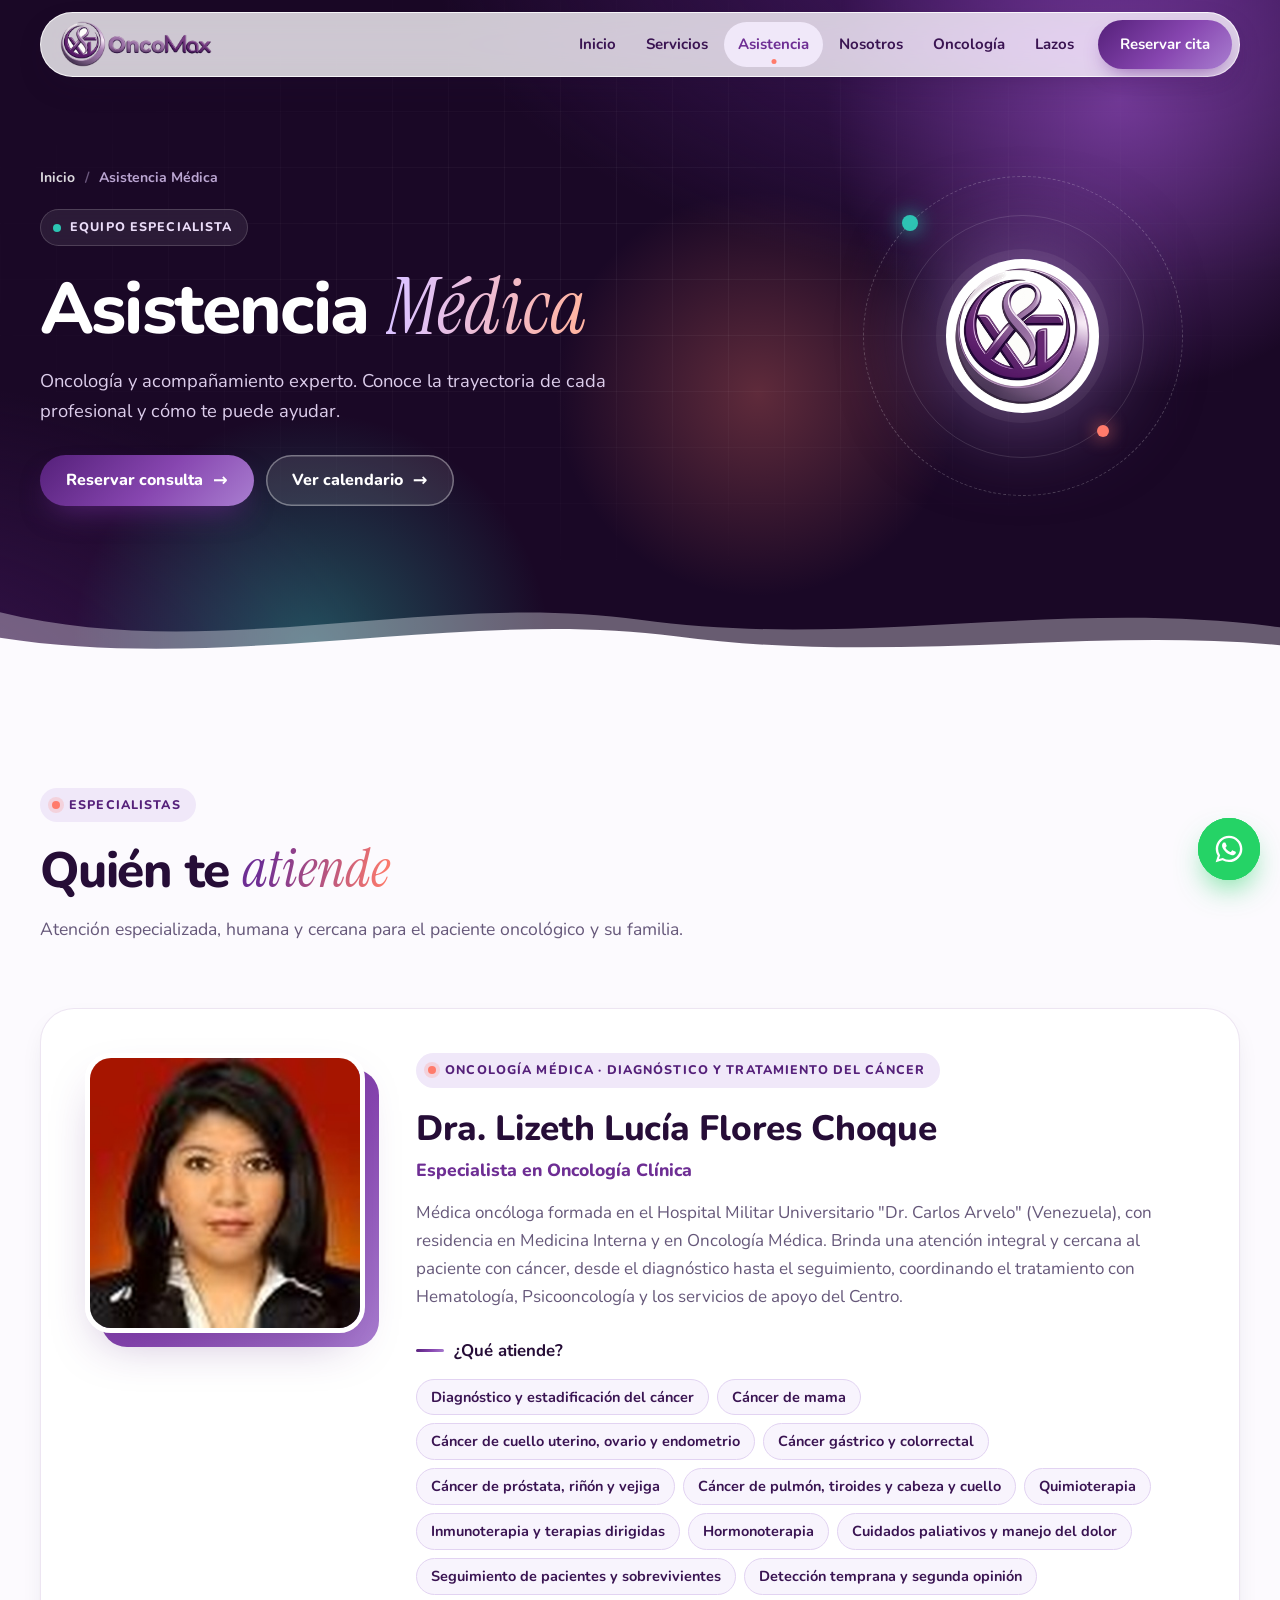
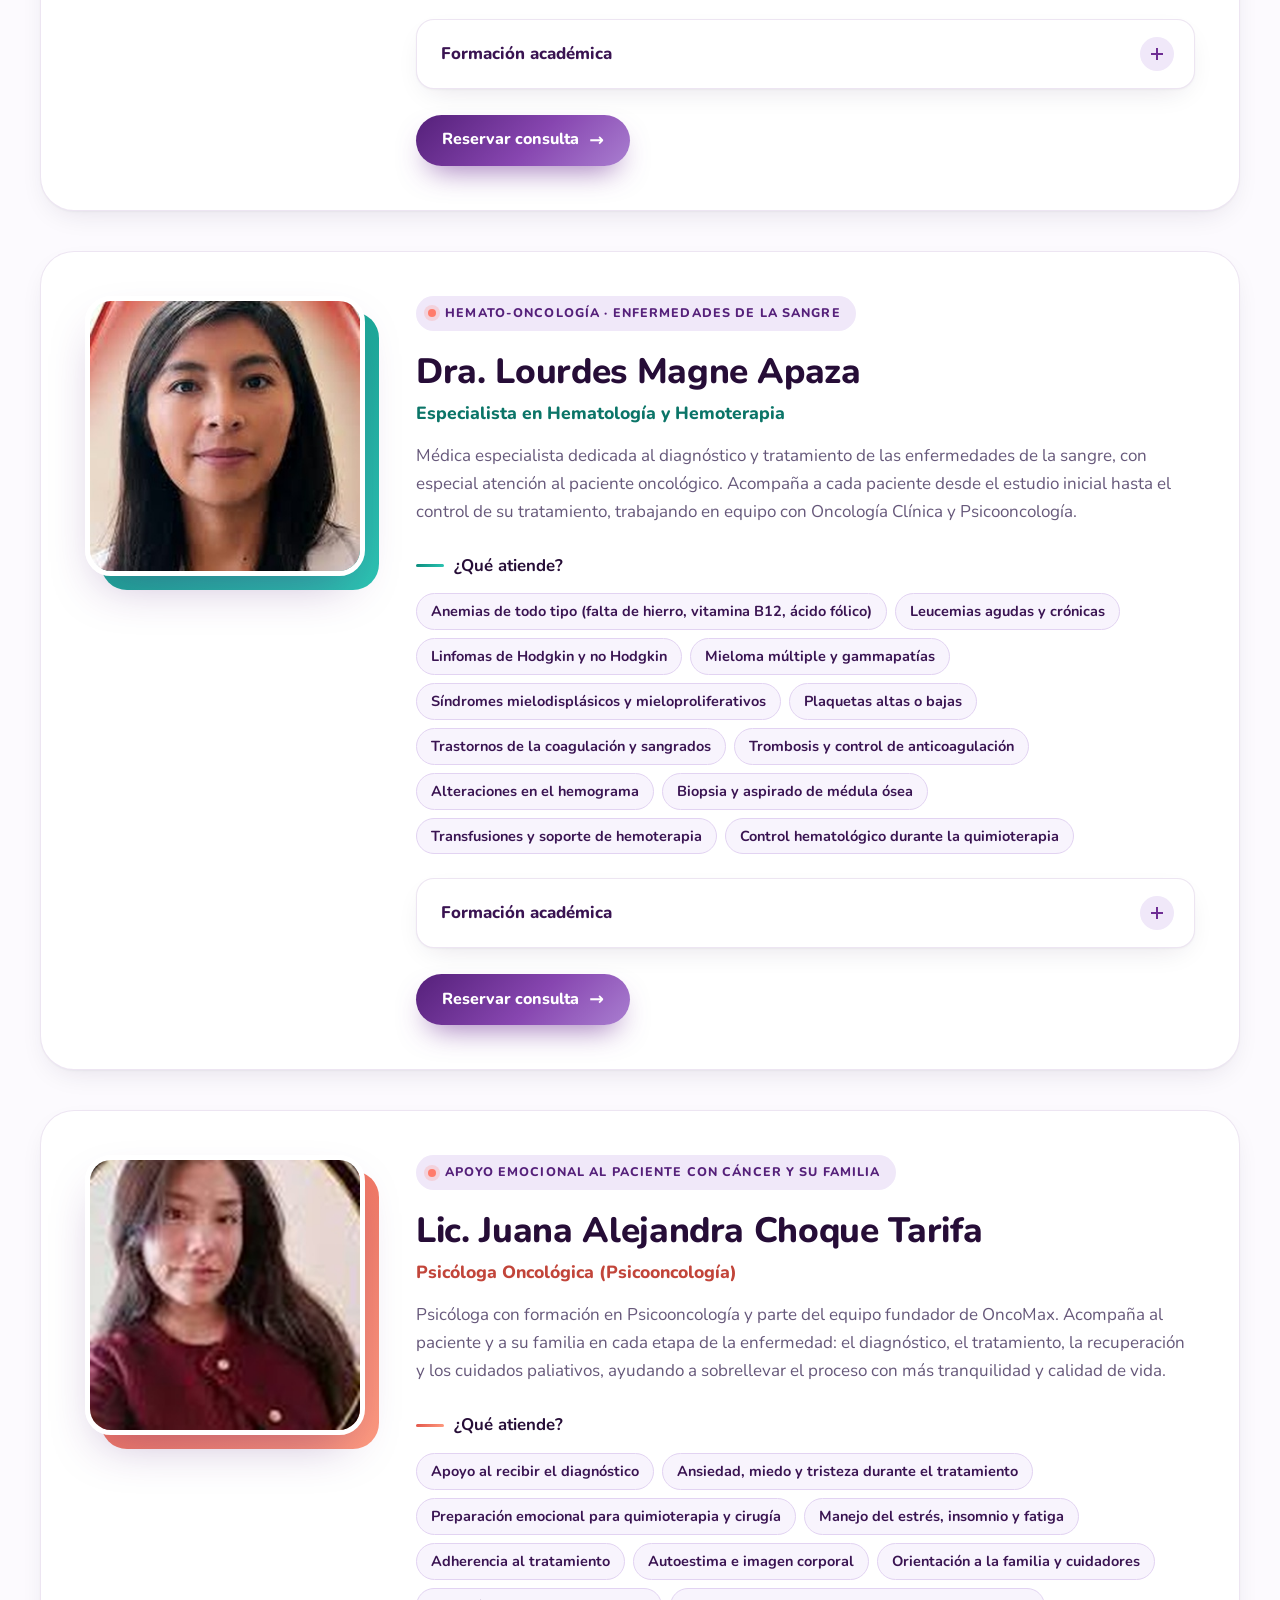
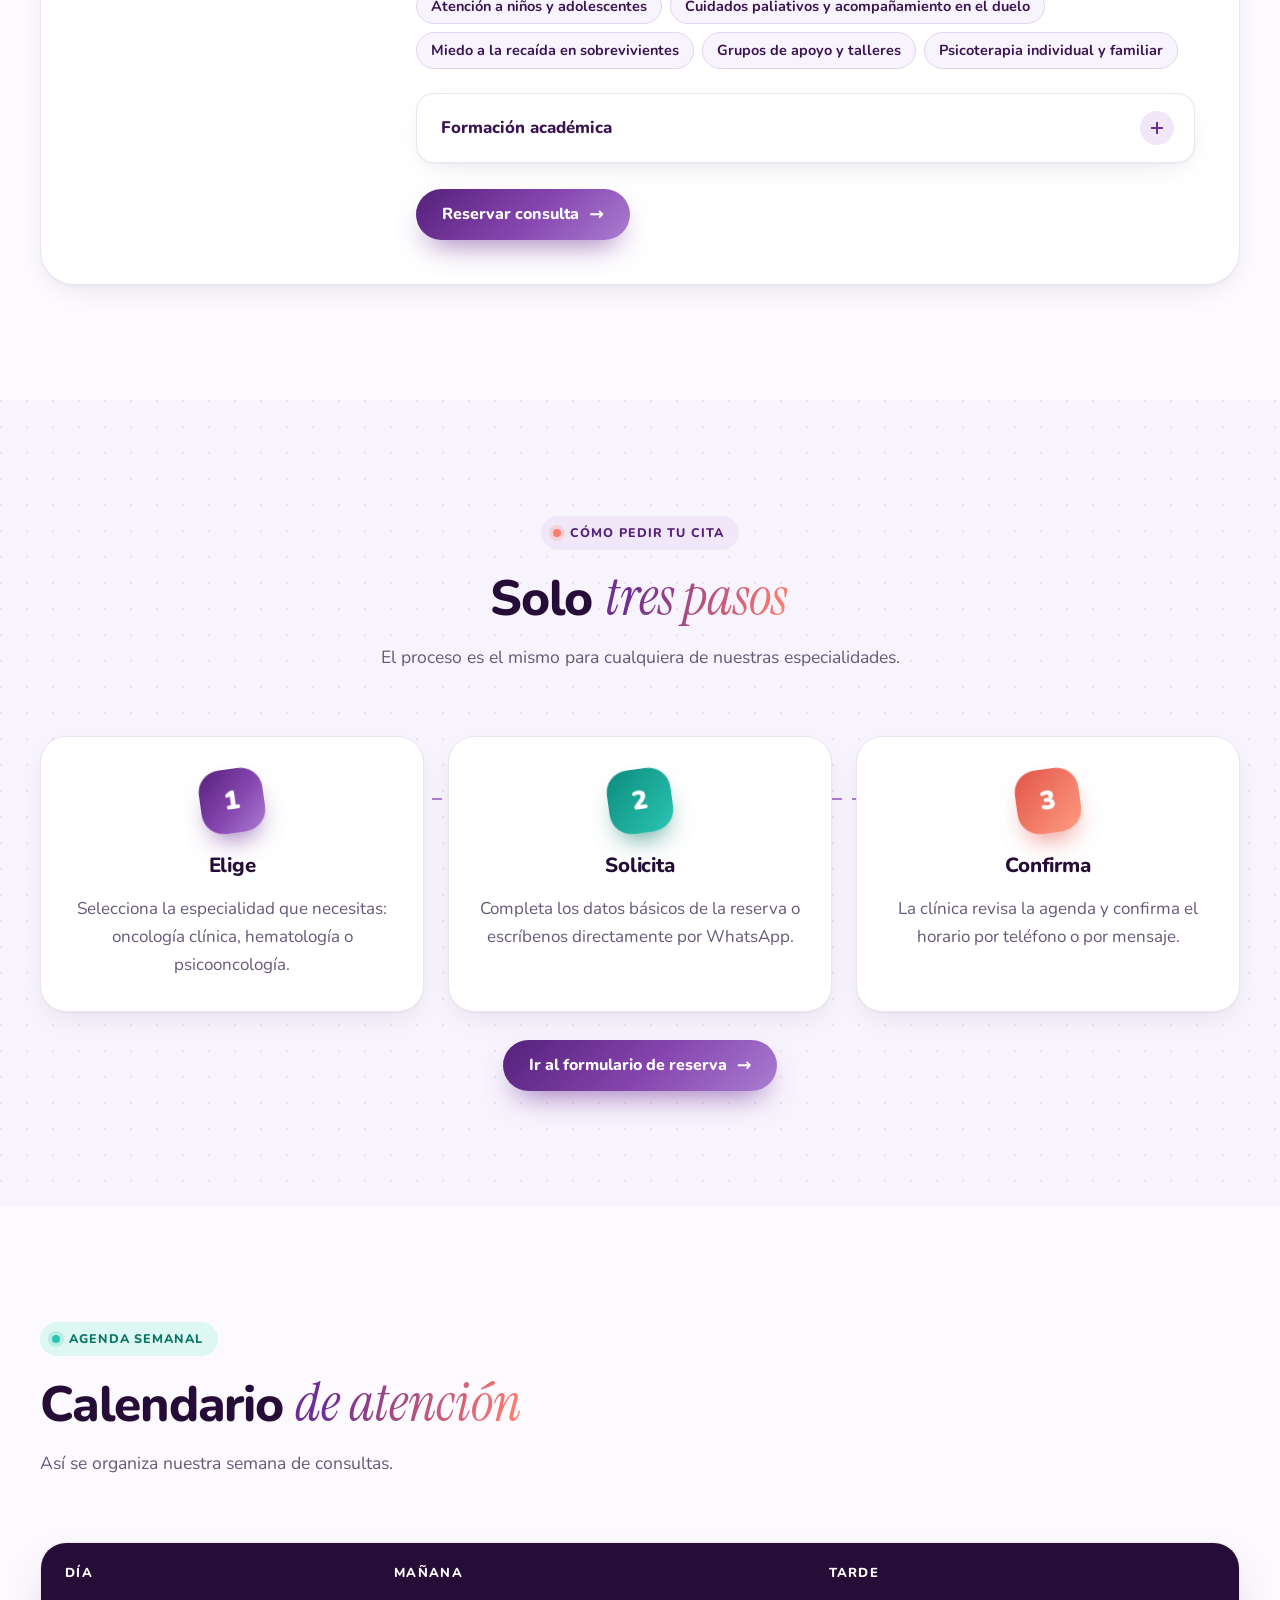
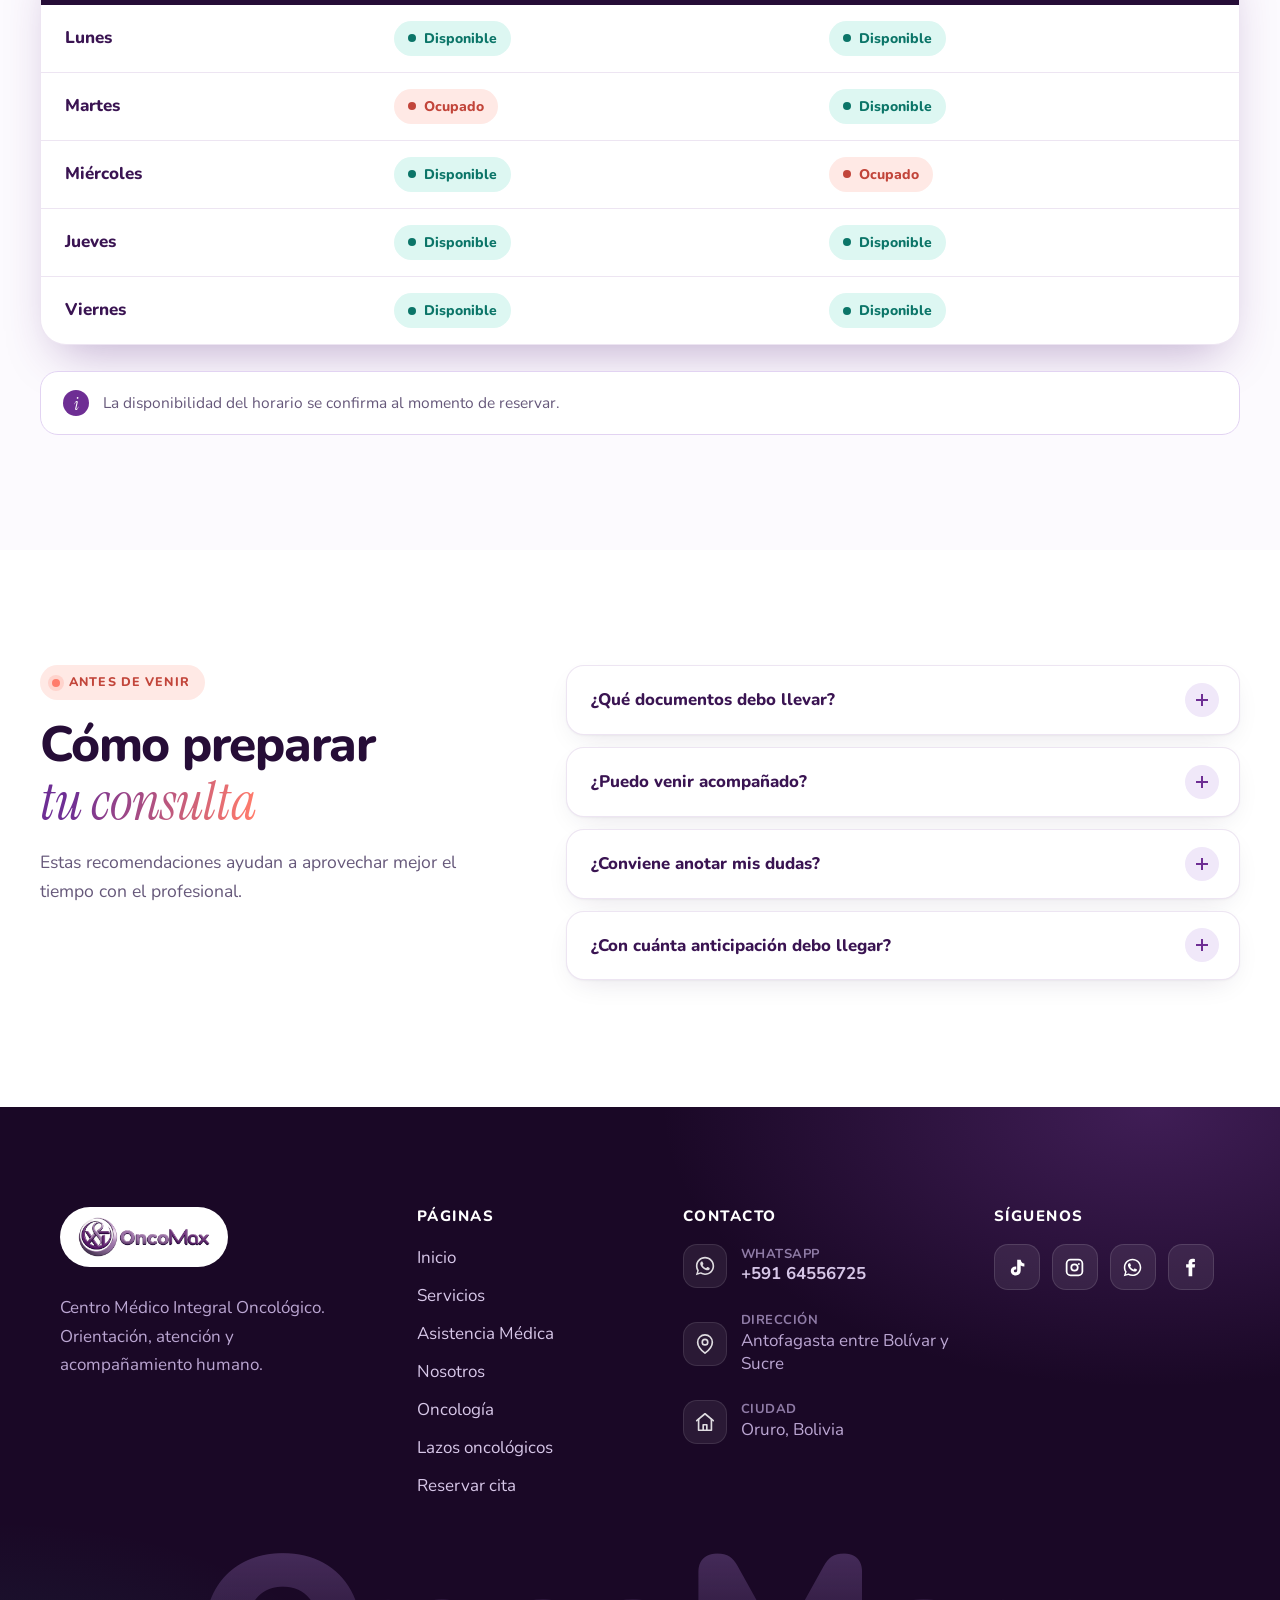
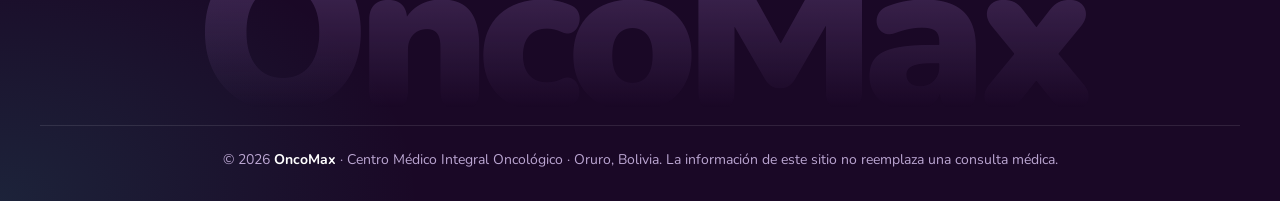
<file: asistencia.html>
<!DOCTYPE html>
<!-- APRENDE A EDITAR asistencia.html
Asistencia: fichas completas de las especialistas, pasos para pedir cita y calendario de disponibilidad.
Este archivo decide los textos, imágenes y enlaces. estilos.css decide su apariencia.
Los comentarios como este son instrucciones: no aparecen en la página.
Empieza cambiando un texto, guarda el archivo y recarga la página para ver el resultado.
Las palabras entre > y < suelen ser texto visible. Conserva las etiquetas que las rodean.
class conecta un bloque con su diseño en estilos.css; id le da un nombre único.
Las etiquetas /div, /section y similares cierran lo que se abrió antes: mueve los bloques completos.
Para cambiar un estilo, busca el nombre de class en assets/css/estilos.css.
Para cambiar reservas, abre assets/js/reserva.js y conserva los name del formulario.
Menú, pie y teléfonos están escritos en cada página: repite allí los cambios comunes. -->
<!-- APRENDE: Abre la página; lang="es" indica que sus textos están en español. Conserva el cierre /html al
     final. -->
<html lang="es">
<!-- APRENDE: Datos de la página que no forman parte del contenido visible; aquí se conectan los estilos y las
     letras. -->
<head>
  <!-- APRENDE: Permite mostrar tildes y ñ correctamente; conserva UTF-8. -->
  <meta charset="UTF-8">
  <!-- APRENDE: Adapta la página al ancho del celular; conserva este ajuste para que el diseño móvil funcione. -->
  <meta name="viewport" content="width=device-width, initial-scale=1.0">
  <!-- APRENDE: Resumen para buscadores; cambia el texto de content para describir esta página. -->
  <meta name="description" content="Especialistas de OncoMax: Oncología Clínica, Hematología y Psicooncología. Perfiles, formación, lo que atiende cada una, calendario y pasos para solicitar una consulta.">
  <!-- APRENDE: Color sugerido para la barra del navegador en móviles compatibles; cambia el código # de content. -->
  <meta name="theme-color" content="#260D37">
  <!-- APRENDE: Nombre que aparece en la pestaña del navegador; cambia el texto entre title y /title. -->
  <title>Asistencia Médica | OncoMax</title>
  <!-- APRENDE: Icono de la pestaña: cambia href por la ruta de otra imagen pequeña. -->
  <link rel="icon" href="assets/img/logo-simbolo.png">
  <!-- Tipografias: Nunito (redondeada como el logo) e Instrument Serif para los acentos. -->
  <!-- APRENDE: Prepara la conexión con el servicio de letras para que carguen antes; conserva estas líneas si
       usas Google Fonts. -->
  <link rel="preconnect" href="https://fonts.googleapis.com">
  <!-- APRENDE: Prepara la conexión con el servicio de letras para que carguen antes; conserva estas líneas si
       usas Google Fonts. -->
  <link rel="preconnect" href="https://fonts.gstatic.com" crossorigin>
  <!-- APRENDE: Descarga Nunito e Instrument Serif. Para cambiar las letras, reemplaza este enlace y los valores
       "fuente" con dos guiones delante y "fuente-acento" con dos guiones delante de estilos.css. -->
  <link rel="stylesheet" href="https://fonts.googleapis.com/css2?family=Instrument+Serif:ital@0;1&amp;family=Nunito:wght@400..900&amp;display=swap">
  <!-- Todos los estilos del sitio viven en un solo archivo compartido. -->
  <!-- APRENDE: Conecta assets/css/estilos.css, que cambia la apariencia de las siete páginas; abre ese archivo
       para modificar colores y medidas. -->
  <link rel="stylesheet" href="assets/css/estilos.css">
</head>
<!-- APRENDE: Comienza todo lo que ve el visitante. Los bloques aparecen en el orden en que los escribes aquí. -->
<body>
  <!-- Barra de progreso de lectura (solo decorativa). -->
  <!-- APRENDE: Barra decorativa que se llena al bajar por la página; cambia su altura y colores buscando
       .progreso en estilos.css. -->
  <div class="progreso" aria-hidden="true"></div>

  <!-- ================= CABECERA ================= -->
  <!-- APRENDE: Menú superior compartido visualmente por el sitio. Sus enlaces se repiten en las siete páginas:
       actualízalos en todas si cambias el menú. -->
  <header class="cabecera">
    <!-- APRENDE: Reúne el logo y el menú dentro de una franja centrada; cambia separación y ancho en
         .cabecera__interior de estilos.css. -->
    <div class="cabecera__interior">
      <!-- El logo siempre lleva al inicio. -->
      <!-- APRENDE: Logo que lleva a Inicio; cambia href para elegir el destino y src de su imagen para usar otro
           logo. Enlace: href="index.html" elige el destino; el texto entre a y /a es lo que se pulsa. -->
      <a class="marca" href="index.html" aria-label="OncoMax, ir al inicio">
        <!-- APRENDE: Imagen: cambia src="assets/img/logo-oncomax-horizontal.png" por otro archivo; alt describe la
             foto si no se ve o se usa lectura por voz. -->
        <img src="assets/img/logo-oncomax-horizontal.png" alt="OncoMax" width="152" height="46">
      </a>

      <!-- Casilla escondida que abre el menu en celular; el label es el boton. -->
      <!-- APRENDE: Casilla del menú móvil: al marcarse abre el menú mediante estilos.css. Conserva id="nav-toggle" y
           su label con el mismo for. -->
      <input class="nav-toggle" id="nav-toggle" type="checkbox" aria-label="Abrir o cerrar el menu">
      <!-- APRENDE: Botón del menú de celular. Sus tres span dibujan las rayas; for debe coincidir con el id de la
           casilla nav-toggle. Texto para elegir o rellenar el campo "nav-toggle"; for debe coincidir con su id.
           Cambia las palabras para otra indicación. -->
      <label class="hamburguesa" for="nav-toggle" aria-hidden="true">
        <!-- APRENDE: Texto o pieza pequeña dentro de otro bloque; si contiene palabras, puedes reemplazarlas entre las
             etiquetas. -->
        <span></span><span></span><span></span>
      </label>

      <!-- APRENDE: Lista de páginas del menú; agrega otro enlace a dentro de este bloque para sumar una página. -->
      <nav class="nav" aria-label="Principal">
        <!-- APRENDE: Enlace: href="index.html" elige el destino; el texto entre a y /a es lo que se pulsa. -->
        <a href="index.html">Inicio</a>
        <!-- APRENDE: Enlace: href="servicios.html" elige el destino; el texto entre a y /a es lo que se pulsa. -->
        <a href="servicios.html">Servicios</a>
        <!-- APRENDE: Enlace: href="asistencia.html" elige el destino; el texto entre a y /a es lo que se pulsa. activo
             resalta esta página y aria-current="page" la identifica como actual; al crear otra página mueve ambas
             marcas a su enlace. -->
        <a class="activo" aria-current="page" href="asistencia.html">Asistencia</a>
        <!-- APRENDE: Enlace: href="nosotros.html" elige el destino; el texto entre a y /a es lo que se pulsa. -->
        <a href="nosotros.html">Nosotros</a>
        <!-- APRENDE: Enlace: href="oncologia.html" elige el destino; el texto entre a y /a es lo que se pulsa. -->
        <a href="oncologia.html">Oncología</a>
        <!-- APRENDE: Enlace: href="lazos.html" elige el destino; el texto entre a y /a es lo que se pulsa. -->
        <a href="lazos.html">Lazos</a>
        <!-- APRENDE: Enlace: href="reserva.html" elige el destino; el texto entre a y /a es lo que se pulsa. -->
        <a class="nav__cta" href="reserva.html">Reservar cita</a>
      </nav>
    </div>
  </header>

  <!-- APRENDE: Contenido principal de esta página; mueve o añade secciones dentro de este bloque. -->
  <main>
    <!-- ================= CABECERA DE LA PAGINA ================= -->
    <!-- APRENDE: Presentación de esta página: título, explicación y enlaces rápidos. Cambia esos textos dentro de
         este bloque. -->
    <section class="cabeza">
      <!-- APRENDE: Fondo con tres manchas que se mueven. Cambia sus colores en .fondo-vivo y .mancha de estilos.css;
           los span son decoración. -->
      <div class="fondo-vivo" aria-hidden="true"><span class="mancha mancha--1"></span><span class="mancha mancha--2"></span><span class="mancha mancha--3"></span></div>
      <!-- APRENDE: Coloca la presentación junto al logo animado; en pantallas pequeñas se convierte en una columna. -->
      <div class="cabeza__interior">
        <!-- APRENDE: Agrupa la ruta, el título y la explicación de esta página; puedes editar cada texto dentro de sus
             etiquetas. -->
        <div class="cabeza__texto">
          <!-- APRENDE: Muestra el recorrido Inicio / página actual; cambia el último texto al cambiar el nombre de esta
               página. Enlace: href="index.html" elige el destino; el texto entre a y /a es lo que se pulsa. -->
          <nav class="migas entrada" aria-label="Ruta"><a href="index.html">Inicio</a><span aria-hidden="true">/</span><span>Asistencia Médica</span></nav>
          <!-- APRENDE: Texto corto que presenta una sección; escribe otro nombre entre las etiquetas. Las variantes de
               class cambian sus colores. "d" con dos guiones delante controla el turno de aparición: un número mayor
               hace que aparezca más tarde. -->
          <span class="etiqueta etiqueta--brillo entrada" style="--d:1">Equipo especialista</span>
          <!-- APRENDE: Título principal de esta página. Cambia sus palabras; el texto dentro de em recibe el estilo
               destacado. "d" con dos guiones delante controla el turno de aparición: un número mayor hace que aparezca
               más tarde. -->
          <h1 class="entrada" style="--d:2">Asistencia <em>Médica</em></h1>
          <!-- APRENDE: Párrafo visible: cambia sus palabras conservando las etiquetas. b destaca palabras y br las pasa
               a otra línea. "d" con dos guiones delante controla el turno de aparición: un número mayor hace que
               aparezca más tarde. -->
          <p class="entrada" style="--d:3">Oncología y acompañamiento experto. Conoce la trayectoria de cada
             profesional y cómo te puede ayudar.</p>
          <!-- APRENDE: Coloca varios botones juntos. Copia un enlace a dentro de este bloque para añadir otro botón. "d"
               con dos guiones delante controla el turno de aparición: un número mayor hace que aparezca más tarde. -->
          <div class="acciones entrada" style="--d:4">
            <!-- APRENDE: Enlace: href="reserva.html" elige el destino; el texto entre a y /a es lo que se pulsa. -->
            <a class="boton" href="reserva.html">Reservar consulta</a>
            <!-- APRENDE: Salta al bloque cuyo id es "calendario"; cambia href y el id de destino juntos si lo renombras. -->
            <a class="boton boton--vidrio" href="#calendario">Ver calendario</a>
          </div>
        </div>
        <!-- APRENDE: Logo rodeado de anillos animados; cambia src para otro símbolo y busca .orbita en estilos.css
             para su tamaño y velocidad. Imagen: cambia src="assets/img/logo-simbolo.png" por otro archivo; alt
             describe la foto si no se ve o se usa lectura por voz. Aquí alt vacío indica un dibujo decorativo. "d" con
             dos guiones delante controla el turno de aparición: un número mayor hace que aparezca más tarde. -->
        <div class="orbita entrada" style="--d:3" aria-hidden="true"><span></span><img src="assets/img/logo-simbolo.png" alt=""><span></span></div>
      </div>
      <!-- APRENDE: Dibujo hecho con formas. viewBox establece el espacio de dibujo; su tamaño visible se ajusta en
           estilos.css. -->
      <svg class="ola" viewBox="0 0 1440 120" preserveAspectRatio="none" aria-hidden="true">
        <!-- APRENDE: Trazo del dibujo: d contiene puntos y curvas (M empieza, L une, C curva, Z cierra). Para cambiar
             solo el color, usa estilos.css. -->
        <path d="M0,38 C240,108 480,8 720,48 C960,88 1200,18 1440,58 L1440,120 L0,120 Z"/>
        <!-- APRENDE: Trazo del dibujo: d contiene puntos y curvas (M empieza, L une, C curva, Z cierra). Para cambiar
             solo el color, usa estilos.css. -->
        <path d="M0,72 C260,120 520,32 760,70 C1000,108 1220,58 1440,82 L1440,120 L0,120 Z"/>
      </svg>
    </section>

    <!-- ================= ESPECIALISTAS ================= -->
    <!-- APRENDE: Agrupa una parte completa de la página. Para moverla, mueve desde section hasta su cierre /section
         con todo lo que contiene. id le da un nombre único: otros enlaces pueden llevar directo aquí escribiendo #
         y ese nombre. -->
    <section class="seccion" id="especialistas">
      <!-- APRENDE: Mantiene el contenido centrado y limita su ancho; cambia el valor de "ancho" con dos guiones
           delante al principio de estilos.css. -->
      <div class="seccion__interior">
        <!-- APRENDE: Agrupa la etiqueta, el título y la explicación de esta sección; cambia sus palabras dentro de
             cada etiqueta. -->
        <div class="titulo-seccion revelar">
          <!-- APRENDE: Texto corto que presenta una sección; escribe otro nombre entre las etiquetas. Las variantes
               de class cambian sus colores. -->
          <span class="etiqueta">Especialistas</span>
          <!-- APRENDE: Título de esta sección o tarjeta. Edita sus palabras y las de em si tiene una parte
               destacada. -->
          <h2>Quién te <em>atiende</em></h2>
          <!-- APRENDE: Párrafo visible: cambia sus palabras conservando las etiquetas. b destaca palabras y br las
               pasa a otra línea. -->
          <p>Atención especializada, humana y cercana para el paciente oncológico y su familia.</p>
        </div>

        <!-- APRENDE: Agrupa las fichas de cada especialista, una debajo de otra. -->
        <div class="fichas escalonado">
          <!-- APRENDE: Ficha completa de una profesional; copia el article completo para sumar otra persona. Las
               variantes menta y coral cambian su color. id le da un nombre único: otros enlaces pueden llevar
               directo aquí escribiendo # y ese nombre. -->
          <article class="ficha" id="lizeth-flores">
            <!-- APRENDE: Foto de la profesional con un marco de color detrás; al bajar por la ficha la foto se
                 queda a la vista. -->
            <div class="ficha__foto">
              <!-- APRENDE: Imagen: cambia src="assets/img/especialistas/dra-lizeth-flores.jpg" por otro archivo;
                   alt describe la foto si no se ve o se usa lectura por voz. loading="lazy" espera a que la imagen
                   se acerque a la pantalla para cargarla. -->
              <img src="assets/img/especialistas/dra-lizeth-flores.jpg" alt="Dra. Lizeth Lucía Flores Choque" loading="lazy">
            </div>
            <!-- APRENDE: Agrupa los datos, la presentación, lo que atiende y la formación de la profesional. -->
            <div class="ficha__texto">
              <!-- APRENDE: Texto corto que presenta una sección; escribe otro nombre entre las etiquetas. Las
                   variantes de class cambian sus colores. -->
              <span class="etiqueta">Oncología Médica · Diagnóstico y tratamiento del cáncer</span>
              <!-- APRENDE: Título de un bloque pequeño; reemplaza el texto entre las etiquetas. -->
              <h3>Dra. Lizeth Lucía Flores Choque</h3>
              <!-- APRENDE: Especialidad principal de la profesional; cambia el texto entre las etiquetas. -->
              <p class="ficha__cargo">Especialista en Oncología Clínica</p>
              <!-- APRENDE: Presentación de la profesional; puedes escribir varias frases dentro del párrafo. -->
              <p class="ficha__bio">Médica oncóloga formada en el Hospital Militar Universitario "Dr. Carlos Arvelo" (Venezuela), con residencia en Medicina Interna y en Oncología Médica. Brinda una atención integral y cercana al paciente con cáncer, desde el diagnóstico hasta el seguimiento, coordinando el tratamiento con Hematología, Psicooncología y los servicios de apoyo del Centro.</p>
              <!-- APRENDE: Subtítulo pequeño dentro de la ficha; reemplaza el texto entre las etiquetas. -->
              <h4>¿Qué atiende?</h4>
              <!-- APRENDE: Lista de lo que atiende la profesional; cada li se muestra como una pastilla. Agrega
                   otra línea li para sumar un tema. -->
              <ul class="atiende">
                <!-- APRENDE: Un elemento de la lista; cambia su texto. Si contiene un enlace, cambia también href
                     para su destino. -->
                <li>Diagnóstico y estadificación del cáncer</li>
                <!-- APRENDE: Un elemento de la lista; cambia su texto. Si contiene un enlace, cambia también href
                     para su destino. -->
                <li>Cáncer de mama</li>
                <!-- APRENDE: Un elemento de la lista; cambia su texto. Si contiene un enlace, cambia también href
                     para su destino. -->
                <li>Cáncer de cuello uterino, ovario y endometrio</li>
                <!-- APRENDE: Un elemento de la lista; cambia su texto. Si contiene un enlace, cambia también href
                     para su destino. -->
                <li>Cáncer gástrico y colorrectal</li>
                <!-- APRENDE: Un elemento de la lista; cambia su texto. Si contiene un enlace, cambia también href
                     para su destino. -->
                <li>Cáncer de próstata, riñón y vejiga</li>
                <!-- APRENDE: Un elemento de la lista; cambia su texto. Si contiene un enlace, cambia también href
                     para su destino. -->
                <li>Cáncer de pulmón, tiroides y cabeza y cuello</li>
                <!-- APRENDE: Un elemento de la lista; cambia su texto. Si contiene un enlace, cambia también href
                     para su destino. -->
                <li>Quimioterapia</li>
                <!-- APRENDE: Un elemento de la lista; cambia su texto. Si contiene un enlace, cambia también href
                     para su destino. -->
                <li>Inmunoterapia y terapias dirigidas</li>
                <!-- APRENDE: Un elemento de la lista; cambia su texto. Si contiene un enlace, cambia también href
                     para su destino. -->
                <li>Hormonoterapia</li>
                <!-- APRENDE: Un elemento de la lista; cambia su texto. Si contiene un enlace, cambia también href
                     para su destino. -->
                <li>Cuidados paliativos y manejo del dolor</li>
                <!-- APRENDE: Un elemento de la lista; cambia su texto. Si contiene un enlace, cambia también href
                     para su destino. -->
                <li>Seguimiento de pacientes y sobrevivientes</li>
                <!-- APRENDE: Un elemento de la lista; cambia su texto. Si contiene un enlace, cambia también href
                     para su destino. -->
                <li>Detección temprana y segunda opinión</li>
              </ul>
              <!-- APRENDE: Pregunta o bloque que se abre al pulsarlo. Copia hasta /details para sumar otro; agrega
                   open para que comience abierto. -->
              <details>
                <!-- APRENDE: Texto que se pulsa para abrir la explicación; escribe la pregunta aquí y la respuesta
                     en el párrafo siguiente. -->
                <summary>Formación académica</summary>
                <!-- APRENDE: Lista de estudios de la profesional; agrega otra línea li para sumar un título. -->
                <ul class="formacion">
                  <!-- APRENDE: Un elemento de la lista; cambia su texto. Si contiene un enlace, cambia también href
                       para su destino. -->
                  <li>Médico Cirujano – Universidad Técnica de Oruro</li>
                  <!-- APRENDE: Un elemento de la lista; cambia su texto. Si contiene un enlace, cambia también href
                       para su destino. -->
                  <li>Especialista en Oncología Médica – Universidad Militar Bolivariana de Venezuela</li>
                  <!-- APRENDE: Un elemento de la lista; cambia su texto. Si contiene un enlace, cambia también href
                       para su destino. -->
                  <li>Especialista en Oncología Clínica – Colegio Médico de Bolivia</li>
                  <!-- APRENDE: Un elemento de la lista; cambia su texto. Si contiene un enlace, cambia también href
                       para su destino. -->
                  <li>Diplomado en Educación Superior por Competencias – UPEA</li>
                </ul>
              </details>
              <!-- APRENDE: Coloca varios botones juntos. Copia un enlace a dentro de este bloque para añadir otro
                   botón. -->
              <div class="acciones">
                <!-- APRENDE: Enlace: href="reserva.html" elige el destino; el texto entre a y /a es lo que se
                     pulsa. -->
                <a class="boton" href="reserva.html">Reservar consulta</a>
              </div>
            </div>
          </article>

          <!-- APRENDE: Ficha completa de una profesional; copia el article completo para sumar otra persona. Las
               variantes menta y coral cambian su color. id le da un nombre único: otros enlaces pueden llevar
               directo aquí escribiendo # y ese nombre. -->
          <article class="ficha ficha--menta" id="lourdes-magne">
            <!-- APRENDE: Foto de la profesional con un marco de color detrás; al bajar por la ficha la foto se
                 queda a la vista. -->
            <div class="ficha__foto">
              <!-- APRENDE: Imagen: cambia src="assets/img/especialistas/dra-lourdes-magne.jpg" por otro archivo;
                   alt describe la foto si no se ve o se usa lectura por voz. loading="lazy" espera a que la imagen
                   se acerque a la pantalla para cargarla. -->
              <img src="assets/img/especialistas/dra-lourdes-magne.jpg" alt="Dra. Lourdes Magne Apaza" loading="lazy">
            </div>
            <!-- APRENDE: Agrupa los datos, la presentación, lo que atiende y la formación de la profesional. -->
            <div class="ficha__texto">
              <!-- APRENDE: Texto corto que presenta una sección; escribe otro nombre entre las etiquetas. Las
                   variantes de class cambian sus colores. -->
              <span class="etiqueta">Hemato-Oncología · Enfermedades de la sangre</span>
              <!-- APRENDE: Título de un bloque pequeño; reemplaza el texto entre las etiquetas. -->
              <h3>Dra. Lourdes Magne Apaza</h3>
              <!-- APRENDE: Especialidad principal de la profesional; cambia el texto entre las etiquetas. -->
              <p class="ficha__cargo">Especialista en Hematología y Hemoterapia</p>
              <!-- APRENDE: Presentación de la profesional; puedes escribir varias frases dentro del párrafo. -->
              <p class="ficha__bio">Médica especialista dedicada al diagnóstico y tratamiento de las enfermedades de la sangre, con especial atención al paciente oncológico. Acompaña a cada paciente desde el estudio inicial hasta el control de su tratamiento, trabajando en equipo con Oncología Clínica y Psicooncología.</p>
              <!-- APRENDE: Subtítulo pequeño dentro de la ficha; reemplaza el texto entre las etiquetas. -->
              <h4>¿Qué atiende?</h4>
              <!-- APRENDE: Lista de lo que atiende la profesional; cada li se muestra como una pastilla. Agrega
                   otra línea li para sumar un tema. -->
              <ul class="atiende">
                <!-- APRENDE: Un elemento de la lista; cambia su texto. Si contiene un enlace, cambia también href
                     para su destino. -->
                <li>Anemias de todo tipo (falta de hierro, vitamina B12, ácido fólico)</li>
                <!-- APRENDE: Un elemento de la lista; cambia su texto. Si contiene un enlace, cambia también href
                     para su destino. -->
                <li>Leucemias agudas y crónicas</li>
                <!-- APRENDE: Un elemento de la lista; cambia su texto. Si contiene un enlace, cambia también href
                     para su destino. -->
                <li>Linfomas de Hodgkin y no Hodgkin</li>
                <!-- APRENDE: Un elemento de la lista; cambia su texto. Si contiene un enlace, cambia también href
                     para su destino. -->
                <li>Mieloma múltiple y gammapatías</li>
                <!-- APRENDE: Un elemento de la lista; cambia su texto. Si contiene un enlace, cambia también href
                     para su destino. -->
                <li>Síndromes mielodisplásicos y mieloproliferativos</li>
                <!-- APRENDE: Un elemento de la lista; cambia su texto. Si contiene un enlace, cambia también href
                     para su destino. -->
                <li>Plaquetas altas o bajas</li>
                <!-- APRENDE: Un elemento de la lista; cambia su texto. Si contiene un enlace, cambia también href
                     para su destino. -->
                <li>Trastornos de la coagulación y sangrados</li>
                <!-- APRENDE: Un elemento de la lista; cambia su texto. Si contiene un enlace, cambia también href
                     para su destino. -->
                <li>Trombosis y control de anticoagulación</li>
                <!-- APRENDE: Un elemento de la lista; cambia su texto. Si contiene un enlace, cambia también href
                     para su destino. -->
                <li>Alteraciones en el hemograma</li>
                <!-- APRENDE: Un elemento de la lista; cambia su texto. Si contiene un enlace, cambia también href
                     para su destino. -->
                <li>Biopsia y aspirado de médula ósea</li>
                <!-- APRENDE: Un elemento de la lista; cambia su texto. Si contiene un enlace, cambia también href
                     para su destino. -->
                <li>Transfusiones y soporte de hemoterapia</li>
                <!-- APRENDE: Un elemento de la lista; cambia su texto. Si contiene un enlace, cambia también href
                     para su destino. -->
                <li>Control hematológico durante la quimioterapia</li>
              </ul>
              <!-- APRENDE: Pregunta o bloque que se abre al pulsarlo. Copia hasta /details para sumar otro; agrega
                   open para que comience abierto. -->
              <details>
                <!-- APRENDE: Texto que se pulsa para abrir la explicación; escribe la pregunta aquí y la respuesta
                     en el párrafo siguiente. -->
                <summary>Formación académica</summary>
                <!-- APRENDE: Lista de estudios de la profesional; agrega otra línea li para sumar un título. -->
                <ul class="formacion">
                  <!-- APRENDE: Un elemento de la lista; cambia su texto. Si contiene un enlace, cambia también href
                       para su destino. -->
                  <li>Médico Cirujano</li>
                  <!-- APRENDE: Un elemento de la lista; cambia su texto. Si contiene un enlace, cambia también href
                       para su destino. -->
                  <li>Especialista en Hematología y Hemoterapia</li>
                </ul>
              </details>
              <!-- APRENDE: Coloca varios botones juntos. Copia un enlace a dentro de este bloque para añadir otro
                   botón. -->
              <div class="acciones">
                <!-- APRENDE: Enlace: href="reserva.html" elige el destino; el texto entre a y /a es lo que se
                     pulsa. -->
                <a class="boton" href="reserva.html">Reservar consulta</a>
              </div>
            </div>
          </article>

          <!-- APRENDE: Ficha completa de una profesional; copia el article completo para sumar otra persona. Las
               variantes menta y coral cambian su color. id le da un nombre único: otros enlaces pueden llevar
               directo aquí escribiendo # y ese nombre. -->
          <article class="ficha ficha--coral" id="juana-choque">
            <!-- APRENDE: Foto de la profesional con un marco de color detrás; al bajar por la ficha la foto se
                 queda a la vista. -->
            <div class="ficha__foto">
              <!-- APRENDE: Imagen: cambia src="assets/img/especialistas/lic-juana-choque.jpg" por otro archivo; alt
                   describe la foto si no se ve o se usa lectura por voz. loading="lazy" espera a que la imagen se
                   acerque a la pantalla para cargarla. -->
              <img src="assets/img/especialistas/lic-juana-choque.jpg" alt="Lic. Juana Alejandra Choque Tarifa" loading="lazy">
            </div>
            <!-- APRENDE: Agrupa los datos, la presentación, lo que atiende y la formación de la profesional. -->
            <div class="ficha__texto">
              <!-- APRENDE: Texto corto que presenta una sección; escribe otro nombre entre las etiquetas. Las
                   variantes de class cambian sus colores. -->
              <span class="etiqueta">Apoyo emocional al paciente con cáncer y su familia</span>
              <!-- APRENDE: Título de un bloque pequeño; reemplaza el texto entre las etiquetas. -->
              <h3>Lic. Juana Alejandra Choque Tarifa</h3>
              <!-- APRENDE: Especialidad principal de la profesional; cambia el texto entre las etiquetas. -->
              <p class="ficha__cargo">Psicóloga Oncológica (Psicooncología)</p>
              <!-- APRENDE: Presentación de la profesional; puedes escribir varias frases dentro del párrafo. -->
              <p class="ficha__bio">Psicóloga con formación en Psicooncología y parte del equipo fundador de OncoMax. Acompaña al paciente y a su familia en cada etapa de la enfermedad: el diagnóstico, el tratamiento, la recuperación y los cuidados paliativos, ayudando a sobrellevar el proceso con más tranquilidad y calidad de vida.</p>
              <!-- APRENDE: Subtítulo pequeño dentro de la ficha; reemplaza el texto entre las etiquetas. -->
              <h4>¿Qué atiende?</h4>
              <!-- APRENDE: Lista de lo que atiende la profesional; cada li se muestra como una pastilla. Agrega
                   otra línea li para sumar un tema. -->
              <ul class="atiende">
                <!-- APRENDE: Un elemento de la lista; cambia su texto. Si contiene un enlace, cambia también href
                     para su destino. -->
                <li>Apoyo al recibir el diagnóstico</li>
                <!-- APRENDE: Un elemento de la lista; cambia su texto. Si contiene un enlace, cambia también href
                     para su destino. -->
                <li>Ansiedad, miedo y tristeza durante el tratamiento</li>
                <!-- APRENDE: Un elemento de la lista; cambia su texto. Si contiene un enlace, cambia también href
                     para su destino. -->
                <li>Preparación emocional para quimioterapia y cirugía</li>
                <!-- APRENDE: Un elemento de la lista; cambia su texto. Si contiene un enlace, cambia también href
                     para su destino. -->
                <li>Manejo del estrés, insomnio y fatiga</li>
                <!-- APRENDE: Un elemento de la lista; cambia su texto. Si contiene un enlace, cambia también href
                     para su destino. -->
                <li>Adherencia al tratamiento</li>
                <!-- APRENDE: Un elemento de la lista; cambia su texto. Si contiene un enlace, cambia también href
                     para su destino. -->
                <li>Autoestima e imagen corporal</li>
                <!-- APRENDE: Un elemento de la lista; cambia su texto. Si contiene un enlace, cambia también href
                     para su destino. -->
                <li>Orientación a la familia y cuidadores</li>
                <!-- APRENDE: Un elemento de la lista; cambia su texto. Si contiene un enlace, cambia también href
                     para su destino. -->
                <li>Atención a niños y adolescentes</li>
                <!-- APRENDE: Un elemento de la lista; cambia su texto. Si contiene un enlace, cambia también href
                     para su destino. -->
                <li>Cuidados paliativos y acompañamiento en el duelo</li>
                <!-- APRENDE: Un elemento de la lista; cambia su texto. Si contiene un enlace, cambia también href
                     para su destino. -->
                <li>Miedo a la recaída en sobrevivientes</li>
                <!-- APRENDE: Un elemento de la lista; cambia su texto. Si contiene un enlace, cambia también href
                     para su destino. -->
                <li>Grupos de apoyo y talleres</li>
                <!-- APRENDE: Un elemento de la lista; cambia su texto. Si contiene un enlace, cambia también href
                     para su destino. -->
                <li>Psicoterapia individual y familiar</li>
              </ul>
              <!-- APRENDE: Pregunta o bloque que se abre al pulsarlo. Copia hasta /details para sumar otro; agrega
                   open para que comience abierto. -->
              <details>
                <!-- APRENDE: Texto que se pulsa para abrir la explicación; escribe la pregunta aquí y la respuesta
                     en el párrafo siguiente. -->
                <summary>Formación académica</summary>
                <!-- APRENDE: Lista de estudios de la profesional; agrega otra línea li para sumar un título. -->
                <ul class="formacion">
                  <!-- APRENDE: Un elemento de la lista; cambia su texto. Si contiene un enlace, cambia también href
                       para su destino. -->
                  <li>Licenciada en Psicología</li>
                  <!-- APRENDE: Un elemento de la lista; cambia su texto. Si contiene un enlace, cambia también href
                       para su destino. -->
                  <li>Diplomado en Psicooncología: abordaje psicoterapéutico del paciente oncológico y su familia</li>
                  <!-- APRENDE: Un elemento de la lista; cambia su texto. Si contiene un enlace, cambia también href
                       para su destino. -->
                  <li>Diplomado en Educación Superior por Competencias</li>
                  <!-- APRENDE: Un elemento de la lista; cambia su texto. Si contiene un enlace, cambia también href
                       para su destino. -->
                  <li>Técnico Superior en Estimulación Temprana y Educación Infantil</li>
                  <!-- APRENDE: Un elemento de la lista; cambia su texto. Si contiene un enlace, cambia también href
                       para su destino. -->
                  <li>Maestrante en Psicología Jurídica y Forense</li>
                </ul>
              </details>
              <!-- APRENDE: Coloca varios botones juntos. Copia un enlace a dentro de este bloque para añadir otro
                   botón. -->
              <div class="acciones">
                <!-- APRENDE: Enlace: href="reserva.html" elige el destino; el texto entre a y /a es lo que se
                     pulsa. -->
                <a class="boton" href="reserva.html">Reservar consulta</a>
              </div>
            </div>
          </article>
        </div>
      </div>
    </section>

    <!-- ================= PASOS PARA RESERVAR ================= -->
    <!-- APRENDE: Agrupa una parte completa de la página. Para moverla, mueve desde section hasta su cierre
         /section con todo lo que contiene. -->
    <section class="seccion seccion--suave">
      <!-- APRENDE: Mantiene el contenido centrado y limita su ancho; cambia el valor de "ancho" con dos guiones
           delante al principio de estilos.css. -->
      <div class="seccion__interior">
        <!-- APRENDE: Agrupa la etiqueta, el título y la explicación de esta sección; cambia sus palabras dentro de
             cada etiqueta. -->
        <div class="titulo-seccion titulo-seccion--centro revelar">
          <!-- APRENDE: Texto corto que presenta una sección; escribe otro nombre entre las etiquetas. Las variantes de
               class cambian sus colores. -->
          <span class="etiqueta">Cómo pedir tu cita</span>
          <!-- APRENDE: Título de esta sección o tarjeta. Edita sus palabras y las de em si tiene una parte destacada. -->
          <h2>Solo <em>tres pasos</em></h2>
          <!-- APRENDE: Párrafo visible: cambia sus palabras conservando las etiquetas. b destaca palabras y br las pasa
               a otra línea. -->
          <p>El proceso es el mismo para cualquiera de nuestras especialidades.</p>
        </div>

        <!-- APRENDE: Secuencia de pasos. Copia un article paso completo para agregar uno y revisa las columnas de
             .pasos en estilos.css. -->
        <div class="pasos escalonado">
          <!-- APRENDE: Un paso explicado con número, título y párrafo; edita los tres para adaptar el recorrido. -->
          <article class="paso">
            <!-- APRENDE: Número visible del paso; cambia este texto si reordenas o agregas pasos. -->
            <div class="paso__numero">1</div>
            <!-- APRENDE: Título de un bloque pequeño; reemplaza el texto entre las etiquetas. -->
            <h3>Elige</h3>
            <!-- APRENDE: Párrafo visible: cambia sus palabras conservando las etiquetas. b destaca palabras y br las pasa
                 a otra línea. -->
            <p>Selecciona la especialidad que necesitas: oncología clínica, hematología o psicooncología.</p>
          </article>
          <!-- APRENDE: Un paso explicado con número, título y párrafo; edita los tres para adaptar el recorrido. -->
          <article class="paso">
            <!-- APRENDE: Número visible del paso; cambia este texto si reordenas o agregas pasos. -->
            <div class="paso__numero">2</div>
            <!-- APRENDE: Título de un bloque pequeño; reemplaza el texto entre las etiquetas. -->
            <h3>Solicita</h3>
            <!-- APRENDE: Párrafo visible: cambia sus palabras conservando las etiquetas. b destaca palabras y br las pasa
                 a otra línea. -->
            <p>Completa los datos básicos de la reserva o escríbenos directamente por WhatsApp.</p>
          </article>
          <!-- APRENDE: Un paso explicado con número, título y párrafo; edita los tres para adaptar el recorrido. -->
          <article class="paso">
            <!-- APRENDE: Número visible del paso; cambia este texto si reordenas o agregas pasos. -->
            <div class="paso__numero">3</div>
            <!-- APRENDE: Título de un bloque pequeño; reemplaza el texto entre las etiquetas. -->
            <h3>Confirma</h3>
            <!-- APRENDE: Párrafo visible: cambia sus palabras conservando las etiquetas. b destaca palabras y br las pasa
                 a otra línea. -->
            <p>La clínica revisa la agenda y confirma el horario por teléfono o por mensaje.</p>
          </article>
        </div>

        <!-- APRENDE: Coloca varios botones juntos. Copia un enlace a dentro de este bloque para añadir otro botón. -->
        <div class="acciones acciones--centro revelar">
          <!-- APRENDE: Enlace: href="reserva.html" elige el destino; el texto entre a y /a es lo que se pulsa. -->
          <a class="boton" href="reserva.html">Ir al formulario de reserva</a>
        </div>
      </div>
    </section>

    <!-- ================= CALENDARIO ================= -->
    <!-- APRENDE: Agrupa una parte completa de la página. Para moverla, mueve desde section hasta su cierre
         /section con todo lo que contiene. id="calendario" permite llegar a este bloque usando un enlace con
         #calendario. -->
    <section class="seccion" id="calendario">
      <!-- APRENDE: Mantiene el contenido centrado y limita su ancho; cambia el valor de "ancho" con dos guiones
           delante al principio de estilos.css. -->
      <div class="seccion__interior">
        <!-- APRENDE: Agrupa la etiqueta, el título y la explicación de esta sección; cambia sus palabras dentro de
             cada etiqueta. -->
        <div class="titulo-seccion revelar">
          <!-- APRENDE: Texto corto que presenta una sección; escribe otro nombre entre las etiquetas. Las variantes de
               class cambian sus colores. -->
          <span class="etiqueta etiqueta--menta">Agenda semanal</span>
          <!-- APRENDE: Título de esta sección o tarjeta. Edita sus palabras y las de em si tiene una parte destacada. -->
          <h2>Calendario <em>de atención</em></h2>
          <!-- APRENDE: Párrafo visible: cambia sus palabras conservando las etiquetas. b destaca palabras y br las pasa
               a otra línea. -->
          <p>Así se organiza nuestra semana de consultas.</p>
        </div>

        <!-- APRENDE: Permite desplazar la tabla hacia los lados si no cabe en un celular; conserva dentro la tabla
             completa. -->
        <div class="tabla-envoltura revelar">
          <!-- APRENDE: Tabla de disponibilidad escrita a mano. Cambiar sus celdas modifica lo que se ve; no consulta una
               agenda real. -->
          <table class="calendario">
            <!-- APRENDE: Encabezados de la tabla; cambia los nombres de sus columnas dentro de th. -->
            <thead>
              <!-- APRENDE: Fila de la tabla. th nombra una columna y td contiene un dato; conserva la misma cantidad de
                   celdas por fila. -->
              <tr><th>Día</th><th>Mañana</th><th>Tarde</th></tr>
            </thead>
            <!-- APRENDE: Filas de datos de la tabla; copia una fila tr completa para añadir otro día. -->
            <tbody>
              <!-- APRENDE: Fila de la tabla. th nombra una columna y td contiene un dato; conserva la misma cantidad de
                   celdas por fila. -->
              <tr><td>Lunes</td><td><span class="estado estado--si">Disponible</span></td><td><span class="estado estado--si">Disponible</span></td></tr>
              <!-- APRENDE: Fila de la tabla. th nombra una columna y td contiene un dato; conserva la misma cantidad de
                   celdas por fila. -->
              <tr><td>Martes</td><td><span class="estado estado--no">Ocupado</span></td><td><span class="estado estado--si">Disponible</span></td></tr>
              <!-- APRENDE: Fila de la tabla. th nombra una columna y td contiene un dato; conserva la misma cantidad de
                   celdas por fila. -->
              <tr><td>Miércoles</td><td><span class="estado estado--si">Disponible</span></td><td><span class="estado estado--no">Ocupado</span></td></tr>
              <!-- APRENDE: Fila de la tabla. th nombra una columna y td contiene un dato; conserva la misma cantidad de
                   celdas por fila. -->
              <tr><td>Jueves</td><td><span class="estado estado--si">Disponible</span></td><td><span class="estado estado--si">Disponible</span></td></tr>
              <!-- APRENDE: Fila de la tabla. th nombra una columna y td contiene un dato; conserva la misma cantidad de
                   celdas por fila. -->
              <tr><td>Viernes</td><td><span class="estado estado--si">Disponible</span></td><td><span class="estado estado--si">Disponible</span></td></tr>
            </tbody>
          </table>
        </div>
        <!-- APRENDE: Nota informativa destacada; cambia el texto entre las etiquetas para mostrar otra aclaración. -->
        <p class="aviso revelar">La disponibilidad del horario se confirma al momento de reservar.</p>
      </div>
    </section>

    <!-- ================= PREPARAR LA CONSULTA ================= -->
    <!-- APRENDE: Agrupa una parte completa de la página. Para moverla, mueve desde section hasta su cierre
         /section con todo lo que contiene. -->
    <section class="seccion seccion--blanca">
      <!-- APRENDE: Mantiene el contenido centrado y limita su ancho; cambia el valor de "ancho" con dos guiones
           delante al principio de estilos.css. -->
      <div class="seccion__interior dividido">
        <!-- APRENDE: Columna del título que acompaña la lectura; cambia su distancia desde arriba en .dividido__lado
             de estilos.css. -->
        <div class="dividido__lado revelar">
          <!-- APRENDE: Agrupa la etiqueta, el título y la explicación de esta sección; cambia sus palabras dentro de
               cada etiqueta. -->
          <div class="titulo-seccion">
            <!-- APRENDE: Texto corto que presenta una sección; escribe otro nombre entre las etiquetas. Las variantes de
                 class cambian sus colores. -->
            <span class="etiqueta etiqueta--coral">Antes de venir</span>
            <!-- APRENDE: Título de esta sección o tarjeta. Edita sus palabras y las de em si tiene una parte destacada. -->
            <h2>Cómo preparar <em>tu consulta</em></h2>
            <!-- APRENDE: Párrafo visible: cambia sus palabras conservando las etiquetas. b destaca palabras y br las pasa
                 a otra línea. -->
            <p>Estas recomendaciones ayudan a aprovechar mejor el tiempo con el profesional.</p>
          </div>
        </div>
        <!-- APRENDE: Grupo cuyos hijos aparecen uno tras otro al bajar; agrega el nuevo bloque dentro para que
             comparta ese efecto. -->
        <div class="escalonado">
          <!-- APRENDE: Pregunta o bloque que se abre al pulsarlo. Copia hasta /details para sumar otro; agrega open para
               que comience abierto. -->
          <details>
            <!-- APRENDE: Texto que se pulsa para abrir la explicación; escribe la pregunta aquí y la respuesta en el
                 párrafo siguiente. -->
            <summary>¿Qué documentos debo llevar?</summary>
            <!-- APRENDE: Párrafo visible: cambia sus palabras conservando las etiquetas. b destaca palabras y br las pasa
                 a otra línea. -->
            <p>Tu documento de identidad y los estudios médicos que tengas, aunque sean antiguos.</p>
          </details>
          <!-- APRENDE: Pregunta o bloque que se abre al pulsarlo. Copia hasta /details para sumar otro; agrega open para
               que comience abierto. -->
          <details>
            <!-- APRENDE: Texto que se pulsa para abrir la explicación; escribe la pregunta aquí y la respuesta en el
                 párrafo siguiente. -->
            <summary>¿Puedo venir acompañado?</summary>
            <!-- APRENDE: Párrafo visible: cambia sus palabras conservando las etiquetas. b destaca palabras y br las pasa
                 a otra línea. -->
            <p>Sí. Una persona de confianza puede ayudarte a anotar las indicaciones del profesional.</p>
          </details>
          <!-- APRENDE: Pregunta o bloque que se abre al pulsarlo. Copia hasta /details para sumar otro; agrega open para
               que comience abierto. -->
          <details>
            <!-- APRENDE: Texto que se pulsa para abrir la explicación; escribe la pregunta aquí y la respuesta en el
                 párrafo siguiente. -->
            <summary>¿Conviene anotar mis dudas?</summary>
            <!-- APRENDE: Párrafo visible: cambia sus palabras conservando las etiquetas. b destaca palabras y br las pasa
                 a otra línea. -->
            <p>Sí. Escribir las preguntas antes de la cita evita olvidarlas durante la conversación.</p>
          </details>
          <!-- APRENDE: Pregunta o bloque que se abre al pulsarlo. Copia hasta /details para sumar otro; agrega open para
               que comience abierto. -->
          <details>
            <!-- APRENDE: Texto que se pulsa para abrir la explicación; escribe la pregunta aquí y la respuesta en el
                 párrafo siguiente. -->
            <summary>¿Con cuánta anticipación debo llegar?</summary>
            <!-- APRENDE: Párrafo visible: cambia sus palabras conservando las etiquetas. b destaca palabras y br las pasa
                 a otra línea. -->
            <p>Diez minutos antes del horario reservado son suficientes para el registro.</p>
          </details>
        </div>
      </div>
    </section>
  </main>

  <!-- Boton fijo: abre una conversacion de WhatsApp en otra pestaña. -->
  <!-- APRENDE: Botón de WhatsApp que acompaña al visitante en la esquina; cambia el número en href y la frase de
       span. WhatsApp: cambia el número de href con código de país y sin + ni espacios; actualiza también el
       teléfono visible, las otras páginas y WHATSAPP_CLINICA en reserva.js. target="_blank" abre otra pestaña;
       conserva rel="noopener" para que esa pestaña no controle esta. -->
  <a class="whatsapp-fijo" href="https://wa.me/59164556725" target="_blank" rel="noopener" aria-label="Abrir WhatsApp">
    <!-- APRENDE: Imagen: cambia src="assets/icons/whatsapp.svg" por otro archivo; alt describe la foto si no se ve
         o se usa lectura por voz. Aquí alt vacío indica un dibujo decorativo. -->
    <img src="assets/icons/whatsapp.svg" alt="">
    <!-- APRENDE: Texto o pieza pequeña dentro de otro bloque; si contiene palabras, puedes reemplazarlas entre las
         etiquetas. -->
    <span>¿Hablamos?</span>
  </a>

  <!-- ================= PIE DE PAGINA ================= -->
  <!-- APRENDE: Parte inferior que se repite en cada página. Si cambias contacto, redes o enlaces, repite el
       cambio en los otros archivos HTML. -->
  <footer class="pie">
    <!-- APRENDE: Distribuye las columnas del pie; modifica sus textos aquí y sus columnas en .pie__interior de
         estilos.css. -->
    <div class="pie__interior">
      <!-- APRENDE: Reúne los elementos que vienen dentro para colocarlos juntos. Para copiar el bloque, incluye su
           cierre /div y todo su contenido. -->
      <div>
        <!-- APRENDE: Logo del pie que lleva a Inicio; cambia src de la imagen si reemplazas la marca. Imagen: cambia
             src="assets/img/logo-oncomax-horizontal.png" por otro archivo; alt describe la foto si no se ve o se usa
             lectura por voz. Enlace: href="index.html" elige el destino; el texto entre a y /a es lo que se pulsa. -->
        <a class="pie__logo" href="index.html"><img src="assets/img/logo-oncomax-horizontal.png" alt="OncoMax" width="132" height="40"></a>
        <!-- APRENDE: Párrafo visible: cambia sus palabras conservando las etiquetas. b destaca palabras y br las pasa
             a otra línea. -->
        <p>Centro Médico Integral Oncológico. Orientación, atención y acompañamiento humano.</p>
      </div>
      <!-- APRENDE: Reúne los elementos que vienen dentro para colocarlos juntos. Para copiar el bloque, incluye su
           cierre /div y todo su contenido. -->
      <div>
        <!-- APRENDE: Título de un bloque pequeño; reemplaza el texto entre las etiquetas. -->
        <h3>Páginas</h3>
        <!-- APRENDE: Lista de elementos; agrega otra línea li antes del cierre /ul para sumar un elemento. -->
        <ul>
          <!-- APRENDE: Un elemento de la lista; cambia su texto. Si contiene un enlace, cambia también href para su
               destino. Enlace: href="index.html" elige el destino; el texto entre a y /a es lo que se pulsa. -->
          <li><a href="index.html">Inicio</a></li>
          <!-- APRENDE: Un elemento de la lista; cambia su texto. Si contiene un enlace, cambia también href para su
               destino. Enlace: href="servicios.html" elige el destino; el texto entre a y /a es lo que se pulsa. -->
          <li><a href="servicios.html">Servicios</a></li>
          <!-- APRENDE: Un elemento de la lista; cambia su texto. Si contiene un enlace, cambia también href para su
               destino. Enlace: href="asistencia.html" elige el destino; el texto entre a y /a es lo que se pulsa. -->
          <li><a href="asistencia.html">Asistencia Médica</a></li>
          <!-- APRENDE: Un elemento de la lista; cambia su texto. Si contiene un enlace, cambia también href para su
               destino. Enlace: href="nosotros.html" elige el destino; el texto entre a y /a es lo que se pulsa. -->
          <li><a href="nosotros.html">Nosotros</a></li>
          <!-- APRENDE: Un elemento de la lista; cambia su texto. Si contiene un enlace, cambia también href para su
               destino. Enlace: href="oncologia.html" elige el destino; el texto entre a y /a es lo que se pulsa. -->
          <li><a href="oncologia.html">Oncología</a></li>
          <!-- APRENDE: Un elemento de la lista; cambia su texto. Si contiene un enlace, cambia también href para su
               destino. Enlace: href="lazos.html" elige el destino; el texto entre a y /a es lo que se pulsa. -->
          <li><a href="lazos.html">Lazos oncológicos</a></li>
          <!-- APRENDE: Un elemento de la lista; cambia su texto. Si contiene un enlace, cambia también href para su
               destino. Enlace: href="reserva.html" elige el destino; el texto entre a y /a es lo que se pulsa. -->
          <li><a href="reserva.html">Reservar cita</a></li>
        </ul>
      </div>
      <!-- APRENDE: Reúne los elementos que vienen dentro para colocarlos juntos. Para copiar el bloque, incluye su
           cierre /div y todo su contenido. -->
      <div>
        <!-- APRENDE: Título de un bloque pequeño; reemplaza el texto entre las etiquetas. -->
        <h3>Contacto</h3>
        <!-- APRENDE: Lista de elementos; agrega otra línea li antes del cierre /ul para sumar un elemento. -->
        <ul class="lista-datos">
          <!-- APRENDE: Un elemento de la lista; cambia su texto. Si contiene un enlace, cambia también href para su
               destino. Imagen: cambia src="assets/icons/whatsapp.svg" por otro archivo; alt describe la foto si no se ve
               o se usa lectura por voz. Aquí alt vacío indica un dibujo decorativo. WhatsApp: cambia el número de href
               con código de país y sin + ni espacios; actualiza también el teléfono visible, las otras páginas y
               WHATSAPP_CLINICA en reserva.js. target="_blank" abre otra pestaña; conserva rel="noopener" para que esa
               pestaña no controle esta. -->
          <li><span class="icono icono--chico"><img src="assets/icons/whatsapp.svg" alt=""></span><span><small>WhatsApp</small><a href="https://wa.me/59164556725" target="_blank" rel="noopener">+591 64556725</a></span></li>
          <!-- APRENDE: Un elemento de la lista; cambia su texto. Si contiene un enlace, cambia también href para su
               destino. Imagen: cambia src="assets/icons/ui/ubicacion.svg" por otro archivo; alt describe la foto si no
               se ve o se usa lectura por voz. Aquí alt vacío indica un dibujo decorativo. -->
          <li><span class="icono icono--chico"><img src="assets/icons/ui/ubicacion.svg" alt=""></span><span><small>Dirección</small>Antofagasta entre Bolívar y Sucre</span></li>
          <!-- APRENDE: Un elemento de la lista; cambia su texto. Si contiene un enlace, cambia también href para su
               destino. Imagen: cambia src="assets/icons/ui/casa.svg" por otro archivo; alt describe la foto si no se ve
               o se usa lectura por voz. Aquí alt vacío indica un dibujo decorativo. -->
          <li><span class="icono icono--chico"><img src="assets/icons/ui/casa.svg" alt=""></span><span><small>Ciudad</small>Oruro, Bolivia</span></li>
        </ul>
      </div>
      <!-- APRENDE: Reúne los elementos que vienen dentro para colocarlos juntos. Para copiar el bloque, incluye su
           cierre /div y todo su contenido. -->
      <div>
        <!-- APRENDE: Título de un bloque pequeño; reemplaza el texto entre las etiquetas. -->
        <h3>Síguenos</h3>
        <!-- Por ahora TikTok e Instagram usan # porque faltan los enlaces reales. -->
        <!-- APRENDE: Grupo de enlaces de redes sociales; cambia cada href por la dirección completa del perfil
             correspondiente. -->
        <div class="redes">
          <!-- APRENDE: Imagen: cambia src="assets/icons/tiktok.svg" por otro archivo; alt describe la foto si no se ve o
               se usa lectura por voz. Aquí alt vacío indica un dibujo decorativo. Enlace pendiente: sustituye href="#"
               por la dirección real del perfil; ahora no abre una red social. -->
          <a href="#" aria-label="TikTok"><img src="assets/icons/tiktok.svg" alt=""></a>
          <!-- APRENDE: Imagen: cambia src="assets/icons/instagram.svg" por otro archivo; alt describe la foto si no se
               ve o se usa lectura por voz. Aquí alt vacío indica un dibujo decorativo. Enlace pendiente: sustituye
               href="#" por la dirección real del perfil; ahora no abre una red social. -->
          <a href="#" aria-label="Instagram"><img src="assets/icons/instagram.svg" alt=""></a>
          <!-- APRENDE: Imagen: cambia src="assets/icons/whatsapp.svg" por otro archivo; alt describe la foto si no se ve
               o se usa lectura por voz. Aquí alt vacío indica un dibujo decorativo. WhatsApp: cambia el número de href
               con código de país y sin + ni espacios; actualiza también el teléfono visible, las otras páginas y
               WHATSAPP_CLINICA en reserva.js. target="_blank" abre otra pestaña; conserva rel="noopener" para que esa
               pestaña no controle esta. -->
          <a href="https://wa.me/59164556725" target="_blank" rel="noopener" aria-label="WhatsApp"><img src="assets/icons/whatsapp.svg" alt=""></a>
          <!-- APRENDE: Imagen: cambia src="assets/icons/facebook.svg" por otro archivo; alt describe la foto si no se ve
               o se usa lectura por voz. Aquí alt vacío indica un dibujo decorativo. Enlace:
               href="https://www.facebook.com/profile.php?id=61578464102459" elige el destino; el texto entre a y /a es
               lo que se pulsa. target="_blank" abre otra pestaña; conserva rel="noopener" para que esa pestaña no
               controle esta. -->
          <a href="https://www.facebook.com/profile.php?id=61578464102459" target="_blank" rel="noopener" aria-label="Facebook"><img src="assets/icons/facebook.svg" alt=""></a>
        </div>
      </div>
    </div>
    <!-- Palabra gigante decorativa. -->
    <!-- APRENDE: Nombre grande de fondo, solo decorativo; cambia las letras aquí y su tamaño en estilos.css. -->
    <div class="pie__gigante" aria-hidden="true">OncoMax</div>
    <!-- APRENDE: Última línea del sitio; cambia aquí el año y la información al pie. -->
    <div class="pie__abajo">
      <!-- APRENDE: Párrafo visible: cambia sus palabras conservando las etiquetas. b destaca palabras y br las pasa
           a otra línea. -->
      <p>© 2026 <b>OncoMax</b> · Centro Médico Integral Oncológico · Oruro, Bolivia. La información de este sitio no reemplaza una consulta médica.</p>
    </div>
  </footer>
</body>
</html>
</file>
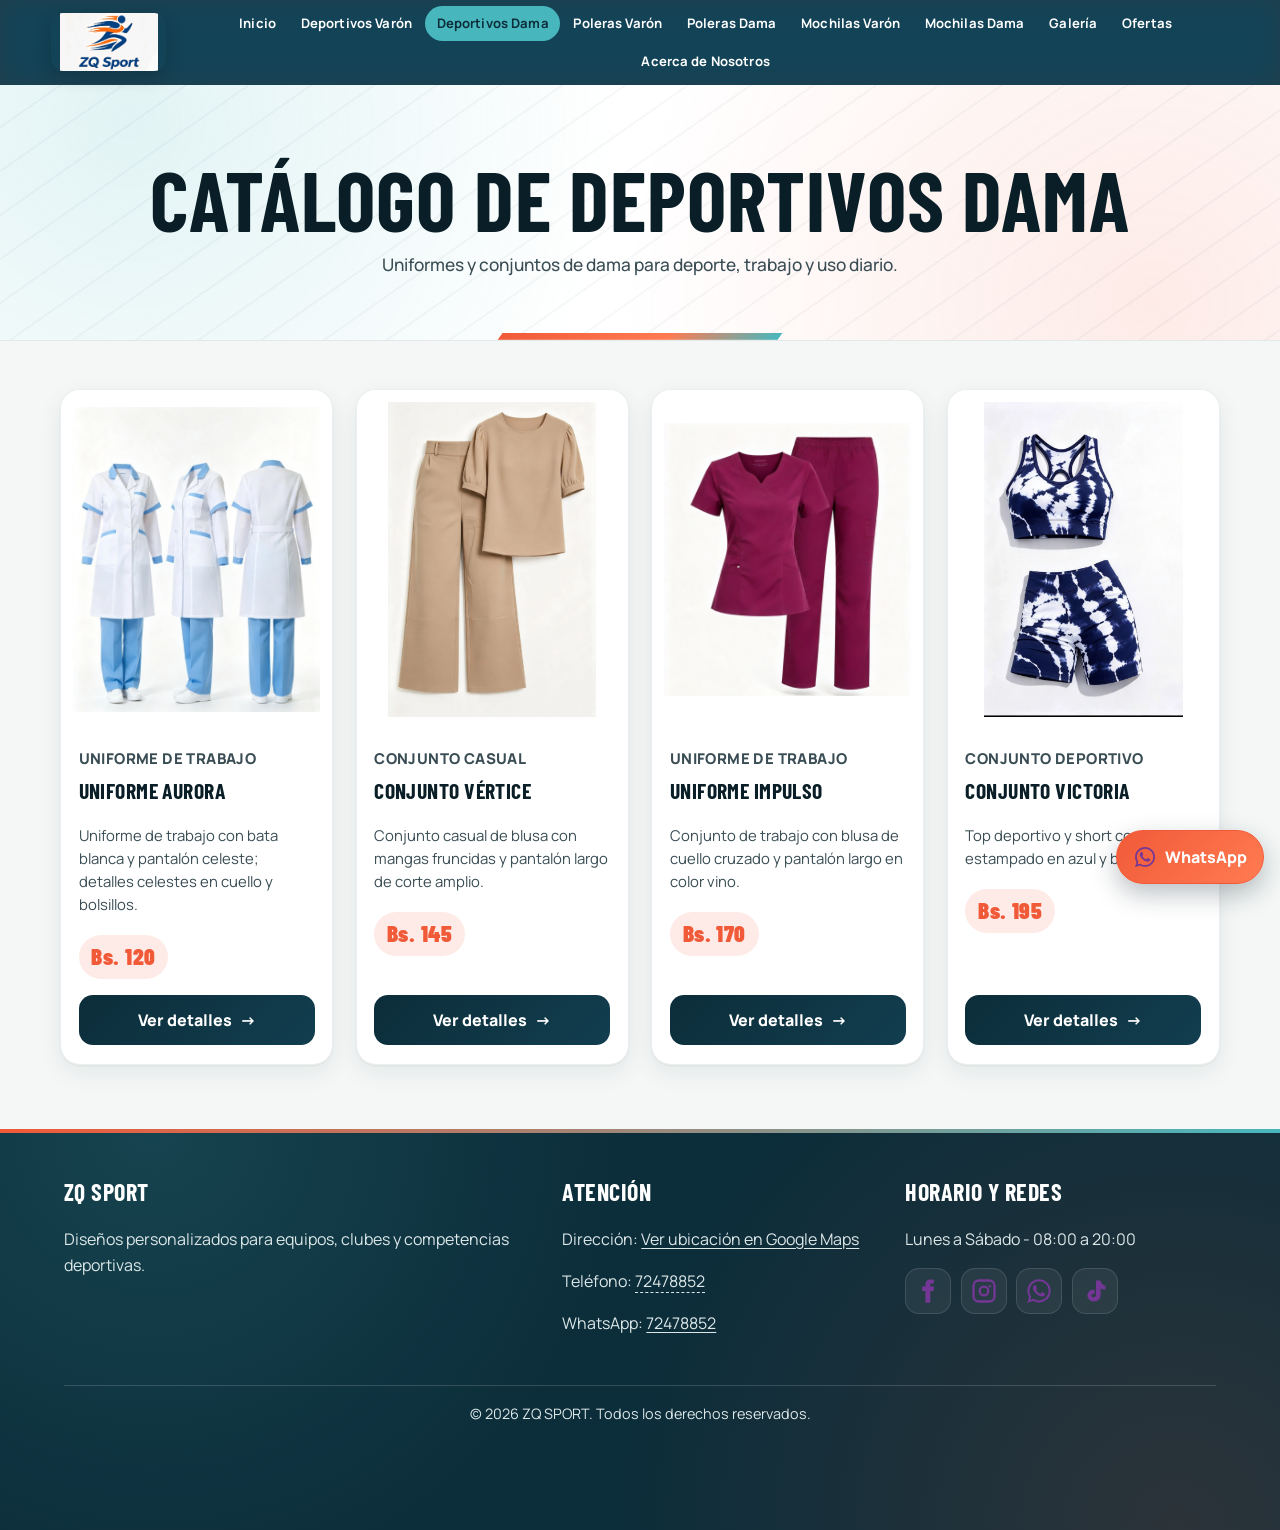
<file: deportivos-dama.html>
<!DOCTYPE html>
<html lang="es">

<head>
  <meta charset="UTF-8">
  <meta name="viewport" content="width=device-width, initial-scale=1.0">
  <meta name="description" content="Uniformes y conjuntos de dama de ZQ SPORT">
  <title>Deportivos Dama | ZQ SPORT</title>

    <style>
      :root {
        --primary: #F15A38;
        --secondary: #48B7BD;
        --brand-deep: #0C2D3A;
        --bg-main: #F4F7F6;
        --surface: #FFFFFF;
        --text-title: #091E26;
        --text-body: #3A4D54;
        --border: #E2EAE9;
        --white: #FFFFFF;
      }

      * {
        box-sizing: border-box;
      }

      body {
        padding-bottom: 5.5rem;
        margin: 0;
        background: var(--bg-main);
        color: var(--text-body);
        font-family: "Segoe UI", Arial, sans-serif;
      }

      img {
        display: block;
        max-width: 100%;
      }

      header {
        display: flex;
        align-items: center;
        flex-wrap: wrap;
        background: var(--brand-deep);
      }

      .topbar {
        display: flex;
        align-items: center;
        justify-content: flex-start;
        background: transparent;
        padding: .35rem 0 .35rem max(1rem, 4vw);
        flex: 0 0 auto;
      }

      .logo {
        width: clamp(86px, 9vw, 118px);
        height: auto;
        max-height: 58px;
        object-fit: contain;
      }

      .page-nav {
        display: flex;
        justify-content: center;
        align-items: center;
        flex: 1 1 auto;
        flex-wrap: wrap;
        gap: .3rem;
        background: transparent;
        padding: .35rem max(1rem, 4vw) .35rem 1rem;
      }

      .page-nav a {
        color: var(--white);
        padding: .45rem .6rem;
        border-bottom: 2px solid transparent;
        text-decoration: none;
        font-size: .84rem;
        font-weight: 700;
        transition: all .2s ease-in-out;
      }

      .page-nav a:hover,
      .page-nav a:focus-visible,
      .page-nav a.active {
        color: var(--secondary);
        border-color: var(--secondary);
      }

      .mobile-menu {
        display: none;
        flex: 1 1 auto;
        background: transparent;
        padding: .35rem max(1rem, 4vw) .35rem 1rem;
      }

      .mobile-menu summary {
        display: flex;
        align-items: center;
        justify-content: center;
        gap: .65rem;
        color: var(--white);
        background: var(--primary);
        border: 1px solid rgba(255, 255, 255, .18);
        border-radius: 6px;
        padding: .8rem 1rem;
        font-weight: 900;
        text-transform: uppercase;
        cursor: pointer;
        list-style: none;
      }

      .mobile-menu summary::-webkit-details-marker {
        display: none;
      }

      .hamburger-icon,
      .hamburger-icon::before,
      .hamburger-icon::after {
        display: block;
        width: 22px;
        height: 3px;
        background: var(--white);
        border-radius: 2px;
        content: "";
      }

      .hamburger-icon,
      .hamburger-icon::before,
      .hamburger-icon::after {
        transition: transform .2s ease-in-out, background-color .2s ease-in-out;
      }

      .hamburger-icon::before {
        transform: translateY(-7px);
      }

      .hamburger-icon::after {
        transform: translateY(4px);
      }

      .mobile-links {
        display: grid;
        gap: .45rem;
        padding-top: .75rem;
      }

      .mobile-links a {
        color: var(--white);
        background: rgba(12, 45, 58, .95);
        border: 1px solid rgba(255, 255, 255, .16);
        border-radius: 4px;
        padding: .75rem;
        text-align: center;
        text-decoration: none;
        font-weight: 800;
      }

      .mobile-links a.active,
      .mobile-links a:hover,
      .mobile-links a:focus-visible {
        color: var(--brand-deep);
        background: var(--secondary);
      }

      .page-header {
        flex-basis: 100%;
        position: relative;
        overflow: hidden;
        background: var(--surface);
        border-bottom: 1px solid var(--border);
        padding: 3.5rem max(1.25rem, 6vw) 3rem;
        text-align: center;
      }

      .page-header::after {
        content: "";
        position: absolute;
        left: 35%;
        bottom: 0;
        width: 30%;
        height: 7px;
        background: var(--primary);
        transform: skewX(-35deg);
      }

      h1,
      h2,
      h3 {
        font-family: "Arial Narrow", "Impact", "Segoe UI", sans-serif;
        text-transform: uppercase;
        letter-spacing: 1px;
      }

      .page-header h1 {
        margin: 0;
        color: var(--text-title);
        font-size: clamp(2.4rem, 6vw, 5rem);
        line-height: .95;
      }

      .page-header p {
        margin: 1rem auto 0;
        max-width: 760px;
        font-size: 1.08rem;
      }

      .catalog {
        max-width: 1200px;
        margin: auto;
        padding: 2.5rem 1.25rem 4rem;
      }

      .products-grid {
        display: grid;
        grid-template-columns: repeat(4, minmax(0, 1fr));
        gap: 1rem;
      }

      .product-card {
        display: flex;
        flex-direction: column;
        background: var(--surface);
        border: 1px solid var(--border);
        border-radius: 6px;
        overflow: hidden;
        box-shadow: 0 8px 25px rgba(9, 30, 38, .06);
        transition: transform .2s ease-in-out, box-shadow .2s ease-in-out, border-color .2s ease-in-out;
      }

      .product-card > img {
        width: 100%;
        aspect-ratio: 4 / 5;
        object-fit: contain;
        padding: .75rem;
        background: var(--surface);
      }

      .card-body {
        display: flex;
        flex: 1;
        flex-direction: column;
        padding: 1rem;
      }

      .product-kind {
        margin: 0 0 .55rem;
        color: var(--text-body);
        font-size: .8rem;
        font-weight: 800;
        text-transform: uppercase;
        letter-spacing: .4px;
      }

      .card-body h2 {
        margin: 0 0 .5rem;
        color: var(--text-title);
        font-size: 1.2rem;
      }

      .card-body p {
        line-height: 1.55;
      }

      .price {
        color: var(--primary);
        font-size: 1.35rem;
        font-weight: 900;
      }

      .btn-detail {
        display: block;
        margin-top: auto;
        background: var(--brand-deep);
        color: var(--white);
        padding: .8rem 1rem;
        border-radius: 6px;
        text-align: center;
        text-decoration: none;
        font-weight: 800;
        transition: all .2s ease-in-out;
      }

      .btn-detail:hover,
      .btn-detail:focus-visible {
        background: var(--secondary);
      }

      .product-modal {
        display: none;
        position: fixed;
        inset: 0;
        z-index: 100;
        overflow-y: auto;
        padding: 1rem;
        background: rgba(9, 30, 38, .94);
      }

      .product-modal:target {
        display: grid;
        justify-items: center;
        align-items: start;
      }

      .modal-card {
        min-width: 0;
        width: min(1100px, 100%);
        min-height: calc(100vh - 2rem);
        background: var(--surface);
        border: 2px solid var(--secondary);
        border-radius: 6px;
        padding: clamp(1rem, 3vw, 2.25rem);
      }

      .modal-close {
        padding: .75rem;
        border-radius: 6px;
        display: block;
        width: max-content;
        margin-left: auto;
        color: var(--brand-deep);
        text-decoration: none;
        font-weight: 900;
      }

      .modal-content {
        display: grid;
        grid-template-columns: 1.15fr 1fr;
        align-items: center;
        gap: clamp(1.25rem, 4vw, 3rem);
        margin-top: 1rem;
      }

      .modal-content img {
        width: 100%;
        max-height: 62vh;
        object-fit: contain;
        border-radius: 6px;
      }

      .modal-info h2 {
        margin-top: 0;
        color: var(--text-title);
        font-size: clamp(2rem, 4vw, 3.6rem);
      }

      .modal-info p {
        line-height: 1.65;
      }

      .btn-whatsapp {
        display: inline-block;
        margin-top: .75rem;
        background: var(--primary);
        color: var(--white);
        padding: .9rem 1.1rem;
        border-radius: 6px;
        text-decoration: none;
        font-weight: 800;
        transition: all .2s ease-in-out;
      }

      .btn-whatsapp:hover,
      .btn-whatsapp:focus-visible {
        background: var(--secondary);
        transform: scale(1.02);
      }

      .modal-navigation {
        display: flex;
        justify-content: space-between;
        gap: 1rem;
        margin-top: 1.5rem;
        padding-top: 1rem;
        border-top: 1px solid var(--border);
      }

      .modal-navigation a {
        display: grid;
        place-items: center;
        width: 52px;
        height: 46px;
        background: var(--brand-deep);
        color: var(--white);
        border-radius: 6px;
        text-decoration: none;
        font-size: 1.6rem;
        font-weight: 900;
        transition: background .2s ease-in-out;
      }

      .modal-navigation a:hover,
      .modal-navigation a:focus-visible {
        background: var(--secondary);
      }

      .site-footer {
        background: var(--brand-deep);
        color: var(--white);
        padding: 3rem max(1.25rem, 5vw) 1.25rem;
        border-top: 4px solid var(--primary);
      }

      .footer-grid {
        display: grid;
        grid-template-columns: 1.5fr 1fr 1fr;
        gap: 2rem;
        max-width: 1200px;
        margin: auto;
      }

      .site-footer h2 {
        margin-top: 0;
      }

      .site-footer p {
        color: #DCE7E8;
        line-height: 1.65;
      }

      .social {
        display: flex;
        gap: .55rem;
      }

      .social img {
        width: 36px;
        height: 36px;
      }

      .copy {
        max-width: 1200px;
        margin: 2rem auto 0;
        padding-top: 1rem;
        border-top: 1px solid rgba(255, 255, 255, .16);
        text-align: center;
        font-size: .9rem;
      }

      @media (max-width: 1000px) {
        .products-grid {
          grid-template-columns: repeat(2, 1fr);
        }

      }

      @media (max-width: 700px) {
        .page-nav {
          display: none;
        }

        .mobile-menu {
          display: block;
        }

        .products-grid,
        .footer-grid,
        .modal-content {
          grid-template-columns: 1fr;
        }

        .modal-card {
          min-height: calc(100vh - 1rem);
        }

        .modal-content img {
          max-height: 36vh;
        }

      }

      @media (prefers-reduced-motion: reduce) {
        html {
          scroll-behavior: auto;
        }

        *,
        *::before,
        *::after {
          transition: none !important;
        }

      }

      @keyframes entrada-suave {
        from {
          opacity: 0;
          transform: translateY(14px);
        }

        to {
          opacity: 1;
          transform: translateY(0);
        }

      }

      .page-header h1 {
        animation: entrada-suave .45s ease-out both;
      }

      html {
        scroll-behavior: smooth;
      }

      a:focus-visible,
      summary:focus-visible {
        outline: 3px solid var(--secondary);
        outline-offset: 4px;
      }

      .mobile-links a,
      .mobile-menu > summary,
      .page-nav a,
      .social a {
        transition: background-color .2s ease-in-out, color .2s ease-in-out, transform .2s ease-in-out;
      }

      .mobile-menu[open] > summary .hamburger-icon {
        background: transparent;
      }

      .mobile-menu[open] > summary .hamburger-icon::before {
        transform: rotate(45deg);
      }

      .mobile-menu[open] > summary .hamburger-icon::after {
        transform: translateY(-3px) rotate(-45deg);
      }

      .mobile-menu[open] .mobile-links {
        animation: entrada-suave .2s ease-out;
      }

      .product-card:hover,
      .product-card:focus-within {
        border-color: var(--secondary);
        transform: translateY(-4px) scale(1.02);
        box-shadow: 0 14px 32px rgba(9, 30, 38, .12);
      }

      .product-modal:target .modal-card {
        animation: entrada-suave .25s ease-out;
      }

      body:has(.product-modal:target) {
        overflow: hidden;
      }

      body:has(.product-modal:target) > header,
      body:has(.product-modal:target) .products-grid,
      body:has(.product-modal:target) > footer,
      body:has(.product-modal:target) > .quick-actions {
        visibility: hidden;
      }

      .modal-close:hover,
      .modal-navigation a:focus-visible {
        background: var(--secondary);
      }

      .quick-actions {
        position: fixed;
        right: max(1rem, env(safe-area-inset-right));
        bottom: max(1rem, env(safe-area-inset-bottom));
        z-index: 30;
        display: flex;
        align-items: center;
        gap: .5rem;
      }

      .quick-actions a {
        display: inline-flex;
        align-items: center;
        justify-content: center;
        gap: .5rem;
        min-height: 48px;
        padding: .75rem 1rem;
        color: var(--white);
        background: var(--brand-deep);
        border: 1px solid var(--secondary);
        border-radius: 6px;
        text-decoration: none;
        font-weight: 800;
        box-shadow: 0 6px 20px rgba(9, 30, 38, .2);
        transition: transform .2s ease-in-out, background-color .2s ease-in-out;
      }

      .quick-actions .quick-whatsapp {
        background: var(--primary);
        border-color: var(--primary);
      }

      .quick-actions img {
        width: 24px;
        height: 24px;
      }

      .quick-actions a:hover {
        background: var(--secondary);
        transform: translateY(-3px);
      }

      .btn-detail:active,
      .btn-whatsapp:active,
      .quick-actions a:active {
        transform: scale(.98);
      }

      footer a {
        color: inherit;
        text-underline-offset: 3px;
      }

      footer a:hover {
        color: var(--secondary);
      }

      .page-header,
      .card-body,
      .modal-info {
        min-width: 0;
        overflow-wrap: anywhere;
      }

      @media (max-width: 700px) {
        .mobile-menu {
          flex: 1 1 calc(100% - 120px);
          min-width: 0;
        }

        .mobile-menu[open] {
          flex-basis: 100%;
        }

        .page-header h1 {
          font-size: clamp(2rem, 9vw, 3.5rem);
        }

      }

      @media (prefers-reduced-motion: reduce) {
        html {
          scroll-behavior: auto;
        }

        *,
        *::before,
        *::after {
          animation: none !important;
          transition: none !important;
        }

        .product-card:hover,
        .product-card:focus-within {
          transform: none;
        }

      }
    </style>

    <meta name="theme-color" content="#0C2D3A">
    <link rel="preconnect" href="https://fonts.googleapis.com">
    <link rel="preconnect" href="https://fonts.gstatic.com" crossorigin>
    <link rel="stylesheet" href="https://fonts.googleapis.com/css2?family=Barlow+Condensed:wght@600;700;800&family=Manrope:wght@400;500;600;700;800&display=swap">
    <link rel="stylesheet" href="assets/css/dinamico.css">

<script>
document.documentElement.classList.add('zq-js');
</script>

<script src="assets/js/dinamico.js" defer></script>

  </head>

<body id="inicio">

  <header>
    <div class="topbar">
      <a href="index.html"><img class="logo" src="assets/img/logo-tienda.png" alt="ZQ SPORT"></a>
    </div>

    <nav class="page-nav" aria-label="Navegacion principal">
      <a href="index.html">Inicio</a>
      <a href="deportivos-varon.html">Deportivos Var&oacute;n</a>
      <a class="active" aria-current="page" href="deportivos-dama.html">Deportivos Dama</a>
      <a href="poleras-varon.html">Poleras Var&oacute;n</a>
      <a href="poleras-dama.html">Poleras Dama</a>
      <a href="mochilas-varon.html">Mochilas Var&oacute;n</a>
      <a href="mochilas-dama.html">Mochilas Dama</a>
      <a href="galeria.html">Galer&iacute;a</a>
      <a href="ofertas.html">Ofertas</a>
      <a href="nosotros.html">Acerca de Nosotros</a>
    </nav>

      <details class="mobile-menu">
        <summary>
          <span class="hamburger-icon" aria-hidden="true"></span>
          Menu
        </summary>

        <div class="mobile-links">
        <a href="index.html">Inicio</a>
        <a href="deportivos-varon.html">Deportivos Var&oacute;n</a>
        <a class="active" aria-current="page" href="deportivos-dama.html">Deportivos Dama</a>
        <a href="poleras-varon.html">Poleras Var&oacute;n</a>
        <a href="poleras-dama.html">Poleras Dama</a>
        <a href="mochilas-varon.html">Mochilas Var&oacute;n</a>
        <a href="mochilas-dama.html">Mochilas Dama</a>
        <a href="galeria.html">Galer&iacute;a</a>
        <a href="ofertas.html">Ofertas</a>
        <a href="nosotros.html">Acerca de Nosotros</a>
        </div>
      </details>

  </header>

  <div class="page-header">
      <h1>Cat&aacute;logo de Deportivos Dama</h1>
      <p>Uniformes y conjuntos de dama para deporte, trabajo y uso diario.</p>
    </div>

  <main class="catalog">

    <section class="products-grid" aria-label="Productos de deportivos dama">

      <article id="producto-1" class="product-card">

        <img
          src="assets/img/uniforme-aurora.jpeg"
          alt="Uniforme Aurora: Uniforme de trabajo con bata blanca y pantalón celeste; detalles celestes en cuello y bolsillos."
          loading="lazy"
          decoding="async">
        <div class="card-body">
          <p class="product-kind">Uniforme de trabajo</p>
          <h2>Uniforme Aurora</h2>
          <p>Uniforme de trabajo con bata blanca y pantalón celeste; detalles celestes en cuello y bolsillos.</p>
          <p class="price">Bs. 120</p>

          <a class="btn-detail" href="#detalle-1">Ver detalles</a>
        </div>
      </article>

      <article id="producto-2" class="product-card">

        <img
          src="assets/img/conjunto-vertice.jpeg"
          alt="Conjunto Vértice: Conjunto casual de blusa con mangas fruncidas y pantalón largo de corte amplio."
          loading="lazy"
          decoding="async">
        <div class="card-body">
          <p class="product-kind">Conjunto casual</p>
          <h2>Conjunto Vértice</h2>
          <p>Conjunto casual de blusa con mangas fruncidas y pantalón largo de corte amplio.</p>
          <p class="price">Bs. 145</p>

          <a class="btn-detail" href="#detalle-2">Ver detalles</a>
        </div>
      </article>

      <article id="producto-3" class="product-card">

        <img
          src="assets/img/uniforme-impulso.jpeg"
          alt="Uniforme Impulso: Conjunto de trabajo con blusa de cuello cruzado y pantalón largo en color vino."
          loading="lazy"
          decoding="async">
        <div class="card-body">
          <p class="product-kind">Uniforme de trabajo</p>
          <h2>Uniforme Impulso</h2>
          <p>Conjunto de trabajo con blusa de cuello cruzado y pantalón largo en color vino.</p>
          <p class="price">Bs. 170</p>

          <a class="btn-detail" href="#detalle-3">Ver detalles</a>
        </div>
      </article>

      <article id="producto-4" class="product-card">

        <img
          src="assets/img/conjunto-victoria-dama.jpeg"
          alt="Conjunto Victoria: Top deportivo y short con estampado en azul y blanco."
          loading="lazy"
          decoding="async">
        <div class="card-body">
          <p class="product-kind">Conjunto deportivo</p>
          <h2>Conjunto Victoria</h2>
          <p>Top deportivo y short con estampado en azul y blanco.</p>
          <p class="price">Bs. 195</p>

          <a class="btn-detail" href="#detalle-4">Ver detalles</a>
        </div>
      </article>
    </section>

    <section id="detalle-1" class="product-modal" aria-labelledby="titulo-detalle-1">
      <article class="modal-card">

        <a class="modal-close" href="#producto-1" aria-label="Cerrar detalle de Uniforme Aurora">&times; Cerrar</a>
        <div class="modal-content">

          <img
            src="assets/img/uniforme-aurora.jpeg"
            alt="Uniforme Aurora en vista completa"
            loading="lazy"
            decoding="async">
          <div class="modal-info">
            <p class="product-kind">Uniforme de trabajo</p>
            <h2 id="titulo-detalle-1">Uniforme Aurora</h2>
            <p>Uniforme de trabajo con bata blanca y pantalón celeste; detalles celestes en cuello y bolsillos.</p>
            <p><strong>Disponibilidad:</strong> Consulta las tallas por WhatsApp.</p>
            <p><strong>Colores de la imagen:</strong> Blanco y celeste</p>
            <p class="price">Bs. 120</p>

            <a class="btn-whatsapp" href="https://wa.me/59172478852?text=Hola%2C%20quiero%20reservar%20el%20producto%3A%20Uniforme%20Aurora.%20Talla%3A%20__.%20Color%3A%20__.%20Cantidad%3A%20__.">Comprar / Reservar por WhatsApp</a>
          </div>
        </div>

        <nav class="modal-navigation" aria-label="Cambiar de producto">
          <a href="#detalle-4" aria-label="Producto anterior">&lt;</a>
          <a href="#detalle-2" aria-label="Producto siguiente">&gt;</a>
        </nav>
      </article>
    </section>

    <section id="detalle-2" class="product-modal" aria-labelledby="titulo-detalle-2">
      <article class="modal-card">

        <a class="modal-close" href="#producto-2" aria-label="Cerrar detalle de Conjunto Vértice">&times; Cerrar</a>
        <div class="modal-content">

          <img
            src="assets/img/conjunto-vertice.jpeg"
            alt="Conjunto Vértice en vista completa"
            loading="lazy"
            decoding="async">
          <div class="modal-info">
            <p class="product-kind">Conjunto casual</p>
            <h2 id="titulo-detalle-2">Conjunto Vértice</h2>
            <p>Conjunto casual de blusa con mangas fruncidas y pantalón largo de corte amplio.</p>
            <p><strong>Disponibilidad:</strong> Consulta las tallas por WhatsApp.</p>
            <p><strong>Colores de la imagen:</strong> Beige</p>
            <p class="price">Bs. 145</p>

            <a class="btn-whatsapp" href="https://wa.me/59172478852?text=Hola%2C%20quiero%20reservar%20el%20producto%3A%20Conjunto%20V%C3%A9rtice.%20Talla%3A%20__.%20Color%3A%20__.%20Cantidad%3A%20__.">Comprar / Reservar por WhatsApp</a>
          </div>
        </div>

        <nav class="modal-navigation" aria-label="Cambiar de producto">
          <a href="#detalle-1" aria-label="Producto anterior">&lt;</a>
          <a href="#detalle-3" aria-label="Producto siguiente">&gt;</a>
        </nav>
      </article>
    </section>

    <section id="detalle-3" class="product-modal" aria-labelledby="titulo-detalle-3">
      <article class="modal-card">

        <a class="modal-close" href="#producto-3" aria-label="Cerrar detalle de Uniforme Impulso">&times; Cerrar</a>
        <div class="modal-content">

          <img
            src="assets/img/uniforme-impulso.jpeg"
            alt="Uniforme Impulso en vista completa"
            loading="lazy"
            decoding="async">
          <div class="modal-info">
            <p class="product-kind">Uniforme de trabajo</p>
            <h2 id="titulo-detalle-3">Uniforme Impulso</h2>
            <p>Conjunto de trabajo con blusa de cuello cruzado y pantalón largo en color vino.</p>
            <p><strong>Disponibilidad:</strong> Consulta las tallas por WhatsApp.</p>
            <p><strong>Colores de la imagen:</strong> Vino</p>
            <p class="price">Bs. 170</p>

            <a class="btn-whatsapp" href="https://wa.me/59172478852?text=Hola%2C%20quiero%20reservar%20el%20producto%3A%20Uniforme%20Impulso.%20Talla%3A%20__.%20Color%3A%20__.%20Cantidad%3A%20__.">Comprar / Reservar por WhatsApp</a>
          </div>
        </div>

        <nav class="modal-navigation" aria-label="Cambiar de producto">
          <a href="#detalle-2" aria-label="Producto anterior">&lt;</a>
          <a href="#detalle-4" aria-label="Producto siguiente">&gt;</a>
        </nav>
      </article>
    </section>

    <section id="detalle-4" class="product-modal" aria-labelledby="titulo-detalle-4">
      <article class="modal-card">

        <a class="modal-close" href="#producto-4" aria-label="Cerrar detalle de Conjunto Victoria">&times; Cerrar</a>
        <div class="modal-content">

          <img
            src="assets/img/conjunto-victoria-dama.jpeg"
            alt="Conjunto Victoria en vista completa"
            loading="lazy"
            decoding="async">
          <div class="modal-info">
            <p class="product-kind">Conjunto deportivo</p>
            <h2 id="titulo-detalle-4">Conjunto Victoria</h2>
            <p>Top deportivo y short con estampado en azul y blanco.</p>
            <p><strong>Disponibilidad:</strong> Consulta las tallas por WhatsApp.</p>
            <p><strong>Colores de la imagen:</strong> Azul y blanco</p>
            <p class="price">Bs. 195</p>

            <a class="btn-whatsapp" href="https://wa.me/59172478852?text=Hola%2C%20quiero%20reservar%20el%20producto%3A%20Conjunto%20Victoria.%20Talla%3A%20__.%20Color%3A%20__.%20Cantidad%3A%20__.">Comprar / Reservar por WhatsApp</a>
          </div>
        </div>

        <nav class="modal-navigation" aria-label="Cambiar de producto">
          <a href="#detalle-3" aria-label="Producto anterior">&lt;</a>
          <a href="#detalle-1" aria-label="Producto siguiente">&gt;</a>
        </nav>
      </article>
    </section>
  </main>

    <footer class="site-footer">
      <div class="footer-grid">
        <section>
          <h2>ZQ SPORT</h2>
          <p>Dise&ntilde;os personalizados para equipos, clubes y competencias deportivas.</p>
        </section>
        <section>
          <h2>Atenci&oacute;n</h2>

          <p>Direcci&oacute;n: <a href="https://www.google.com/maps/search/?api=1&amp;query=-17.970611%2C-67.069306" target="_blank" rel="noopener noreferrer">Ver ubicación en Google Maps</a></p>
          <p>Tel&eacute;fono: <a href="tel:+59172478852">72478852</a></p>
          <p>WhatsApp: <a href="https://wa.me/59172478852?text=Hola%2C%20quiero%20informaci%C3%B3n%20sobre%20los%20productos%20de%20ZQ%20SPORT.">72478852</a></p>
        </section>
        <section>
          <h2>Horario y redes</h2>
          <p>Lunes a S&aacute;bado - 08:00 a 20:00</p>
          <div class="social">
            <a href="#" aria-label="Facebook"><img src="assets/icons/facebook.svg" alt=""></a>
            <a href="#" aria-label="Instagram"><img src="assets/icons/instagram.svg" alt=""></a>
            <a href="https://wa.me/59172478852?text=Hola%2C%20quiero%20informaci%C3%B3n%20sobre%20los%20productos%20de%20ZQ%20SPORT." aria-label="Escribir a ZQ SPORT por WhatsApp"><img src="assets/icons/whatsapp.svg" alt=""></a>
            <a href="#" aria-label="TikTok"><img src="assets/icons/tiktok.svg" alt=""></a>
          </div>
        </section>
      </div>
      <p class="copy">&copy; 2026 ZQ SPORT. Todos los derechos reservados.</p>
    </footer>

    <nav class="quick-actions" aria-label="Accesos rápidos">
      <a href="#inicio" aria-label="Volver al inicio de la página" title="Volver arriba">&uarr;</a>
      <a class="quick-whatsapp" href="https://wa.me/59172478852?text=Hola%2C%20quiero%20informaci%C3%B3n%20sobre%20los%20productos%20de%20ZQ%20SPORT." aria-label="Consultar con ZQ SPORT por WhatsApp">
        <img src="assets/icons/whatsapp.svg" alt="">
        WhatsApp
      </a>
    </nav>
  </body>
</html>
</file>
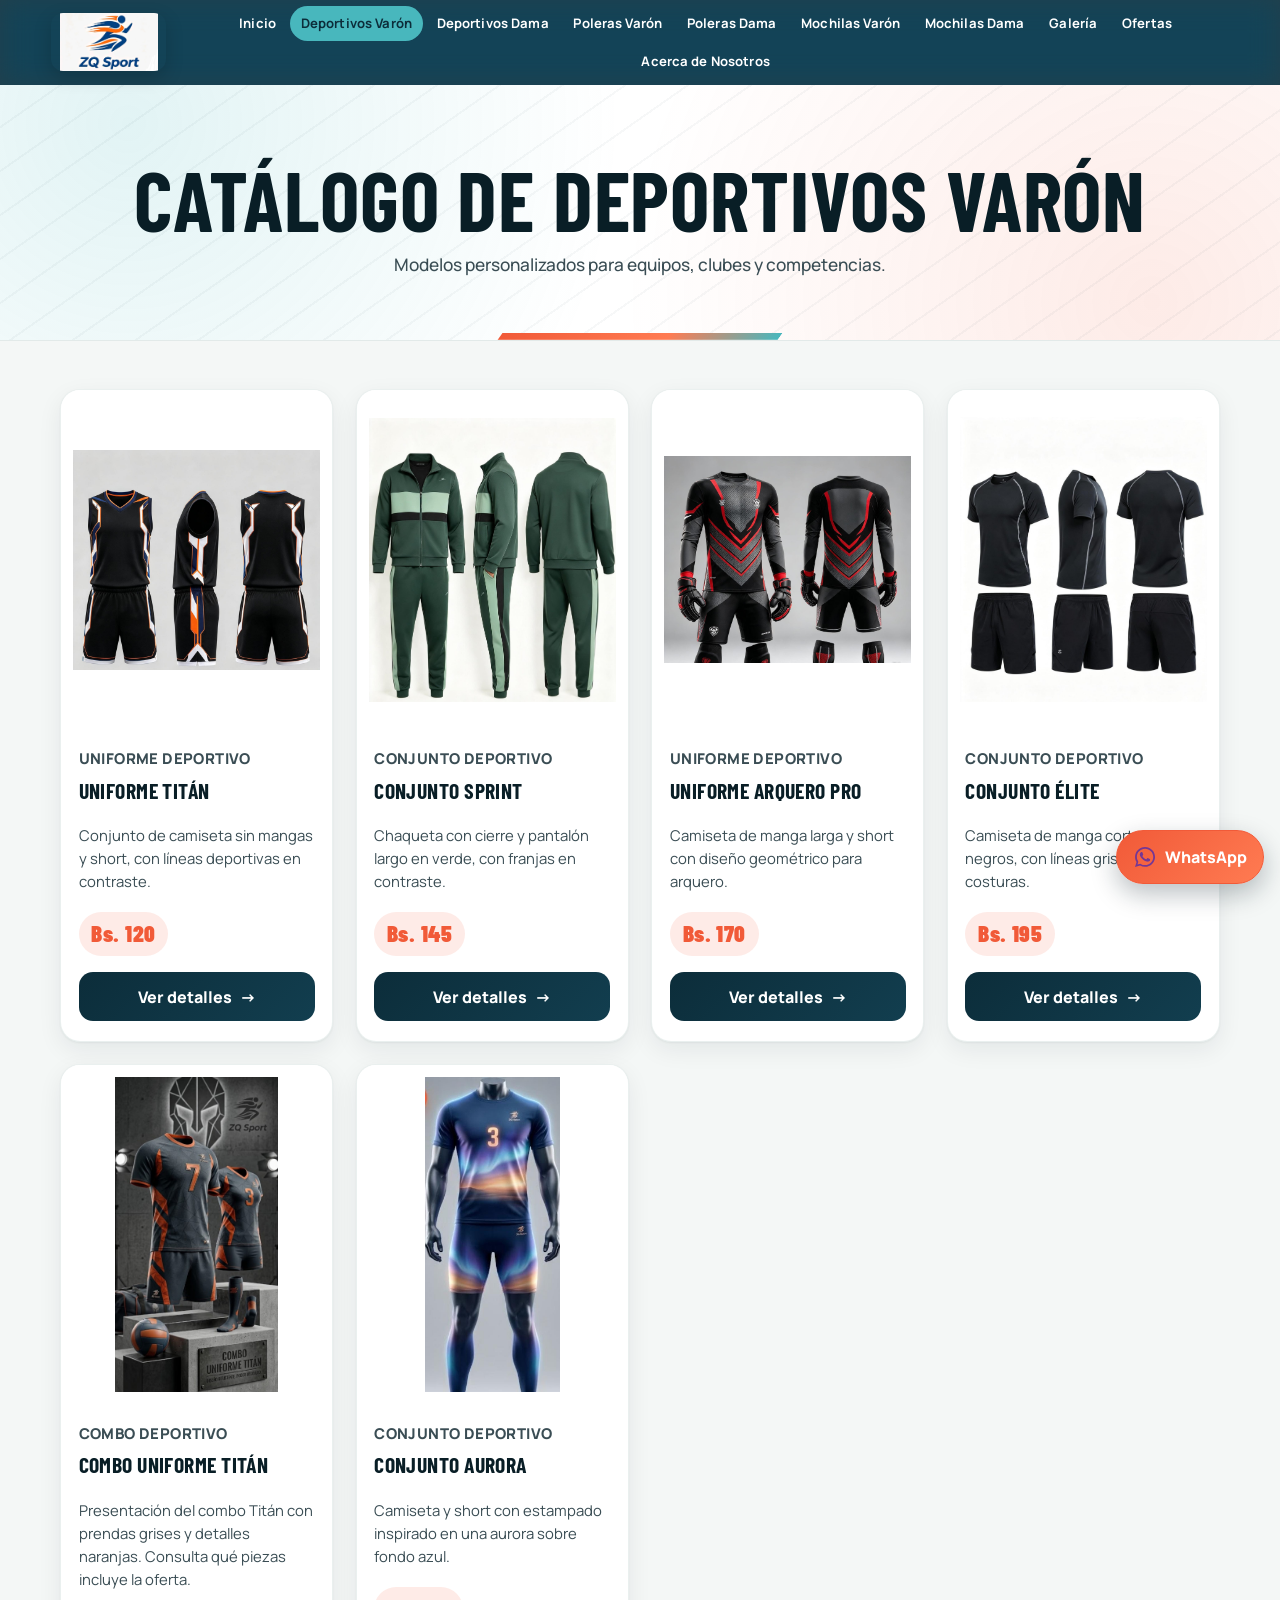
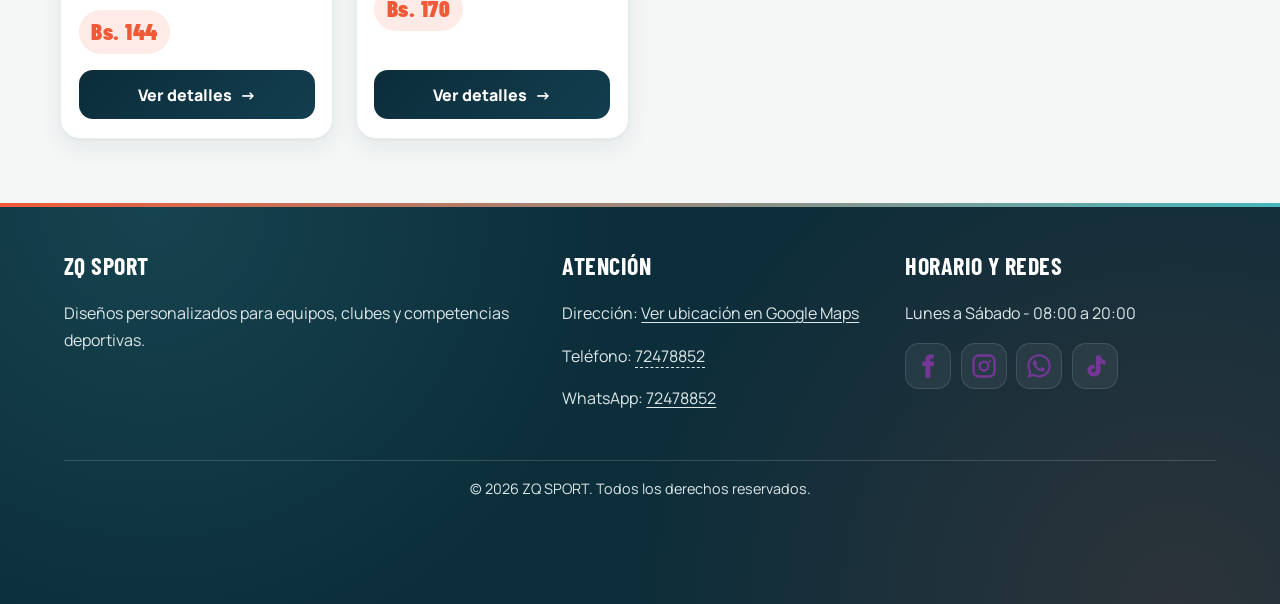
<file: deportivos-varon.html>
<!DOCTYPE html>
<html lang="es">

<head>
  <meta charset="UTF-8">
  <meta name="viewport" content="width=device-width, initial-scale=1.0">
  <meta name="description" content="Catalogo de Deportivos Var&oacute;n de ZQ SPORT">
  <title>Deportivos Var&oacute;n | ZQ SPORT</title>

    <style>
      :root {
        --primary: #F15A38;
        --secondary: #48B7BD;
        --brand-deep: #0C2D3A;
        --bg-main: #F4F7F6;
        --surface: #FFFFFF;
        --text-title: #091E26;
        --text-body: #3A4D54;
        --border: #E2EAE9;
        --white: #FFFFFF;
      }

      * {
        box-sizing: border-box;
      }

      body {
        padding-bottom: 5.5rem;
        margin: 0;
        background: var(--bg-main);
        color: var(--text-body);
        font-family: "Segoe UI", Arial, sans-serif;
      }

      img {
        display: block;
        max-width: 100%;
      }

      header {
        display: flex;
        align-items: center;
        flex-wrap: wrap;
        background: var(--brand-deep);
      }

      .topbar {
        display: flex;
        align-items: center;
        justify-content: flex-start;
        background: transparent;
        padding: .35rem 0 .35rem max(1rem, 4vw);
        flex: 0 0 auto;
      }

      .logo {
        width: clamp(86px, 9vw, 118px);
        height: auto;
        max-height: 58px;
        object-fit: contain;
      }

      .page-nav {
        display: flex;
        justify-content: center;
        align-items: center;
        flex: 1 1 auto;
        flex-wrap: wrap;
        gap: .3rem;
        background: transparent;
        padding: .35rem max(1rem, 4vw) .35rem 1rem;
      }

      .page-nav a {
        color: var(--white);
        padding: .45rem .6rem;
        border-bottom: 2px solid transparent;
        text-decoration: none;
        font-size: .84rem;
        font-weight: 700;
        transition: all .2s ease-in-out;
      }

      .page-nav a:hover,
      .page-nav a:focus-visible,
      .page-nav a.active {
        color: var(--secondary);
        border-color: var(--secondary);
      }

      .mobile-menu {
        display: none;
        flex: 1 1 auto;
        background: transparent;
        padding: .35rem max(1rem, 4vw) .35rem 1rem;
      }

      .mobile-menu summary {
        display: flex;
        align-items: center;
        justify-content: center;
        gap: .65rem;
        color: var(--white);
        background: var(--primary);
        border: 1px solid rgba(255, 255, 255, .18);
        border-radius: 6px;
        padding: .8rem 1rem;
        font-weight: 900;
        text-transform: uppercase;
        cursor: pointer;
        list-style: none;
      }

      .mobile-menu summary::-webkit-details-marker {
        display: none;
      }

      .hamburger-icon,
      .hamburger-icon::before,
      .hamburger-icon::after {
        display: block;
        width: 22px;
        height: 3px;
        background: var(--white);
        border-radius: 2px;
        content: "";
      }

      .hamburger-icon,
      .hamburger-icon::before,
      .hamburger-icon::after {
        transition: transform .2s ease-in-out, background-color .2s ease-in-out;
      }

      .hamburger-icon::before {
        transform: translateY(-7px);
      }

      .hamburger-icon::after {
        transform: translateY(4px);
      }

      .mobile-links {
        display: grid;
        gap: .45rem;
        padding-top: .75rem;
      }

      .mobile-links a {
        color: var(--white);
        background: rgba(12, 45, 58, .95);
        border: 1px solid rgba(255, 255, 255, .16);
        border-radius: 4px;
        padding: .75rem;
        text-align: center;
        text-decoration: none;
        font-weight: 800;
      }

      .mobile-links a.active,
      .mobile-links a:hover,
      .mobile-links a:focus-visible {
        color: var(--brand-deep);
        background: var(--secondary);
      }

      .page-header {
        flex-basis: 100%;
        position: relative;
        overflow: hidden;
        background: var(--surface);
        border-bottom: 1px solid var(--border);
        padding: 3.5rem max(1.25rem, 6vw) 3rem;
        text-align: center;
      }

      .page-header::after {
        content: "";
        position: absolute;
        left: 35%;
        bottom: 0;
        width: 30%;
        height: 7px;
        background: var(--primary);
        transform: skewX(-35deg);
      }

      h1,
      h2,
      h3 {
        font-family: "Arial Narrow", "Impact", "Segoe UI", sans-serif;
        text-transform: uppercase;
        letter-spacing: 1px;
      }

      .page-header h1 {
        margin: 0;
        color: var(--text-title);
        font-size: clamp(2.4rem, 6vw, 5rem);
        line-height: .95;
      }

      .page-header p {
        margin: 1rem auto 0;
        max-width: 760px;
        font-size: 1.08rem;
      }

      .catalog {
        max-width: 1200px;
        margin: auto;
        padding: 2.5rem 1.25rem 4rem;
      }

      .products-grid {
        display: grid;
        grid-template-columns: repeat(4, minmax(0, 1fr));
        gap: 1rem;
      }

      .product-card {
        display: flex;
        flex-direction: column;
        background: var(--surface);
        border: 1px solid var(--border);
        border-radius: 6px;
        overflow: hidden;
        box-shadow: 0 8px 25px rgba(9, 30, 38, .06);
        transition: transform .2s ease-in-out, box-shadow .2s ease-in-out, border-color .2s ease-in-out;
      }

      .product-card > img {
        width: 100%;
        aspect-ratio: 4 / 5;
        object-fit: contain;
        padding: .75rem;
        background: var(--surface);
      }

      .card-body {
        display: flex;
        flex: 1;
        flex-direction: column;
        padding: 1rem;
      }

      .product-kind {
        margin: 0 0 .55rem;
        color: var(--text-body);
        font-size: .8rem;
        font-weight: 800;
        text-transform: uppercase;
        letter-spacing: .4px;
      }

      .card-body h2 {
        margin: 0 0 .5rem;
        color: var(--text-title);
        font-size: 1.2rem;
      }

      .card-body p {
        line-height: 1.55;
      }

      .price {
        color: var(--primary);
        font-size: 1.35rem;
        font-weight: 900;
      }

      .btn-detail {
        display: block;
        margin-top: auto;
        background: var(--brand-deep);
        color: var(--white);
        padding: .8rem 1rem;
        border-radius: 6px;
        text-align: center;
        text-decoration: none;
        font-weight: 800;
        transition: all .2s ease-in-out;
      }

      .btn-detail:hover,
      .btn-detail:focus-visible {
        background: var(--secondary);
      }

      .product-modal {
        display: none;
        position: fixed;
        inset: 0;
        z-index: 100;
        overflow-y: auto;
        padding: 1rem;
        background: rgba(9, 30, 38, .94);
      }

      .product-modal:target {
        display: grid;
        justify-items: center;
        align-items: start;
      }

      .modal-card {
        min-width: 0;
        width: min(1100px, 100%);
        min-height: calc(100vh - 2rem);
        background: var(--surface);
        border: 2px solid var(--secondary);
        border-radius: 6px;
        padding: clamp(1rem, 3vw, 2.25rem);
      }

      .modal-close {
        padding: .75rem;
        border-radius: 6px;
        display: block;
        width: max-content;
        margin-left: auto;
        color: var(--brand-deep);
        text-decoration: none;
        font-weight: 900;
      }

      .modal-content {
        display: grid;
        grid-template-columns: 1.15fr 1fr;
        align-items: center;
        gap: clamp(1.25rem, 4vw, 3rem);
        margin-top: 1rem;
      }

      .modal-content img {
        width: 100%;
        max-height: 62vh;
        object-fit: contain;
        border-radius: 6px;
      }

      .modal-info h2 {
        margin-top: 0;
        color: var(--text-title);
        font-size: clamp(2rem, 4vw, 3.6rem);
      }

      .modal-info p {
        line-height: 1.65;
      }

      .btn-whatsapp {
        display: inline-block;
        margin-top: .75rem;
        background: var(--primary);
        color: var(--white);
        padding: .9rem 1.1rem;
        border-radius: 6px;
        text-decoration: none;
        font-weight: 800;
        transition: all .2s ease-in-out;
      }

      .btn-whatsapp:hover,
      .btn-whatsapp:focus-visible {
        background: var(--secondary);
        transform: scale(1.02);
      }

      .modal-navigation {
        display: flex;
        justify-content: space-between;
        gap: 1rem;
        margin-top: 1.5rem;
        padding-top: 1rem;
        border-top: 1px solid var(--border);
      }

      .modal-navigation a {
        display: grid;
        place-items: center;
        width: 52px;
        height: 46px;
        background: var(--brand-deep);
        color: var(--white);
        border-radius: 6px;
        text-decoration: none;
        font-size: 1.6rem;
        font-weight: 900;
        transition: background .2s ease-in-out;
      }

      .modal-navigation a:hover,
      .modal-navigation a:focus-visible {
        background: var(--secondary);
      }

      .site-footer {
        background: var(--brand-deep);
        color: var(--white);
        padding: 3rem max(1.25rem, 5vw) 1.25rem;
        border-top: 4px solid var(--primary);
      }

      .footer-grid {
        display: grid;
        grid-template-columns: 1.5fr 1fr 1fr;
        gap: 2rem;
        max-width: 1200px;
        margin: auto;
      }

      .site-footer h2 {
        margin-top: 0;
      }

      .site-footer p {
        color: #DCE7E8;
        line-height: 1.65;
      }

      .social {
        display: flex;
        gap: .55rem;
      }

      .social img {
        width: 36px;
        height: 36px;
      }

      .copy {
        max-width: 1200px;
        margin: 2rem auto 0;
        padding-top: 1rem;
        border-top: 1px solid rgba(255, 255, 255, .16);
        text-align: center;
        font-size: .9rem;
      }

      @media (max-width: 1000px) {
        .products-grid {
          grid-template-columns: repeat(2, 1fr);
        }

      }

      @media (max-width: 700px) {
        .page-nav {
          display: none;
        }

        .mobile-menu {
          display: block;
        }

        .products-grid,
        .footer-grid,
        .modal-content {
          grid-template-columns: 1fr;
        }

        .modal-card {
          min-height: calc(100vh - 1rem);
        }

        .modal-content img {
          max-height: 36vh;
        }

      }

      @media (prefers-reduced-motion: reduce) {
        html {
          scroll-behavior: auto;
        }

        *,
        *::before,
        *::after {
          transition: none !important;
        }

      }

      @keyframes entrada-suave {
        from {
          opacity: 0;
          transform: translateY(14px);
        }

        to {
          opacity: 1;
          transform: translateY(0);
        }

      }

      .page-header h1 {
        animation: entrada-suave .45s ease-out both;
      }

      html {
        scroll-behavior: smooth;
      }

      a:focus-visible,
      summary:focus-visible {
        outline: 3px solid var(--secondary);
        outline-offset: 4px;
      }

      .mobile-links a,
      .mobile-menu > summary,
      .page-nav a,
      .social a {
        transition: background-color .2s ease-in-out, color .2s ease-in-out, transform .2s ease-in-out;
      }

      .mobile-menu[open] > summary .hamburger-icon {
        background: transparent;
      }

      .mobile-menu[open] > summary .hamburger-icon::before {
        transform: rotate(45deg);
      }

      .mobile-menu[open] > summary .hamburger-icon::after {
        transform: translateY(-3px) rotate(-45deg);
      }

      .mobile-menu[open] .mobile-links {
        animation: entrada-suave .2s ease-out;
      }

      .product-card:hover,
      .product-card:focus-within {
        border-color: var(--secondary);
        transform: translateY(-4px) scale(1.02);
        box-shadow: 0 14px 32px rgba(9, 30, 38, .12);
      }

      .product-modal:target .modal-card {
        animation: entrada-suave .25s ease-out;
      }

      body:has(.product-modal:target) {
        overflow: hidden;
      }

      body:has(.product-modal:target) > header,
      body:has(.product-modal:target) .products-grid,
      body:has(.product-modal:target) > footer,
      body:has(.product-modal:target) > .quick-actions {
        visibility: hidden;
      }

      .modal-close:hover,
      .modal-navigation a:focus-visible {
        background: var(--secondary);
      }

      .quick-actions {
        position: fixed;
        right: max(1rem, env(safe-area-inset-right));
        bottom: max(1rem, env(safe-area-inset-bottom));
        z-index: 30;
        display: flex;
        align-items: center;
        gap: .5rem;
      }

      .quick-actions a {
        display: inline-flex;
        align-items: center;
        justify-content: center;
        gap: .5rem;
        min-height: 48px;
        padding: .75rem 1rem;
        color: var(--white);
        background: var(--brand-deep);
        border: 1px solid var(--secondary);
        border-radius: 6px;
        text-decoration: none;
        font-weight: 800;
        box-shadow: 0 6px 20px rgba(9, 30, 38, .2);
        transition: transform .2s ease-in-out, background-color .2s ease-in-out;
      }

      .quick-actions .quick-whatsapp {
        background: var(--primary);
        border-color: var(--primary);
      }

      .quick-actions img {
        width: 24px;
        height: 24px;
      }

      .quick-actions a:hover {
        background: var(--secondary);
        transform: translateY(-3px);
      }

      .btn-detail:active,
      .btn-whatsapp:active,
      .quick-actions a:active {
        transform: scale(.98);
      }

      footer a {
        color: inherit;
        text-underline-offset: 3px;
      }

      footer a:hover {
        color: var(--secondary);
      }

      .page-header,
      .card-body,
      .modal-info {
        min-width: 0;
        overflow-wrap: anywhere;
      }

      @media (max-width: 700px) {
        .mobile-menu {
          flex: 1 1 calc(100% - 120px);
          min-width: 0;
        }

        .mobile-menu[open] {
          flex-basis: 100%;
        }

        .page-header h1 {
          font-size: clamp(2rem, 9vw, 3.5rem);
        }

      }

      @media (prefers-reduced-motion: reduce) {
        html {
          scroll-behavior: auto;
        }

        *,
        *::before,
        *::after {
          animation: none !important;
          transition: none !important;
        }

        .product-card:hover,
        .product-card:focus-within {
          transform: none;
        }

      }
    </style>

    <meta name="theme-color" content="#0C2D3A">
    <link rel="preconnect" href="https://fonts.googleapis.com">
    <link rel="preconnect" href="https://fonts.gstatic.com" crossorigin>
    <link rel="stylesheet" href="https://fonts.googleapis.com/css2?family=Barlow+Condensed:wght@600;700;800&family=Manrope:wght@400;500;600;700;800&display=swap">
    <link rel="stylesheet" href="assets/css/dinamico.css">

<script>
document.documentElement.classList.add('zq-js');
</script>

<script src="assets/js/dinamico.js" defer></script>

  </head>

<body id="inicio">

  <header>
    <div class="topbar">
      <a href="index.html"><img class="logo" src="assets/img/logo-tienda.png" alt="ZQ SPORT"></a>
    </div>

    <nav class="page-nav" aria-label="Navegacion principal">
      <a href="index.html">Inicio</a>
      <a class="active" aria-current="page" href="deportivos-varon.html">Deportivos Var&oacute;n</a>
      <a href="deportivos-dama.html">Deportivos Dama</a>
      <a href="poleras-varon.html">Poleras Var&oacute;n</a>
      <a href="poleras-dama.html">Poleras Dama</a>
      <a href="mochilas-varon.html">Mochilas Var&oacute;n</a>
      <a href="mochilas-dama.html">Mochilas Dama</a>
      <a href="galeria.html">Galer&iacute;a</a>
      <a href="ofertas.html">Ofertas</a>
      <a href="nosotros.html">Acerca de Nosotros</a>
    </nav>

      <details class="mobile-menu">
        <summary>
          <span class="hamburger-icon" aria-hidden="true"></span>
          Menu
        </summary>

        <div class="mobile-links">
        <a href="index.html">Inicio</a>
        <a class="active" aria-current="page" href="deportivos-varon.html">Deportivos Var&oacute;n</a>
        <a href="deportivos-dama.html">Deportivos Dama</a>
        <a href="poleras-varon.html">Poleras Var&oacute;n</a>
        <a href="poleras-dama.html">Poleras Dama</a>
        <a href="mochilas-varon.html">Mochilas Var&oacute;n</a>
        <a href="mochilas-dama.html">Mochilas Dama</a>
        <a href="galeria.html">Galer&iacute;a</a>
        <a href="ofertas.html">Ofertas</a>
        <a href="nosotros.html">Acerca de Nosotros</a>
        </div>
      </details>

  </header>

  <div class="page-header">
      <h1>Cat&aacute;logo de Deportivos Var&oacute;n</h1>
      <p>Modelos personalizados para equipos, clubes y competencias.</p>
    </div>

  <main class="catalog">

    <section class="products-grid" aria-label="Productos de deportivos varon">

      <article id="producto-1" class="product-card">

        <img
          src="assets/img/uniforme-titan-varon.jpeg"
          alt="Uniforme Titán: Conjunto de camiseta sin mangas y short, con líneas deportivas en contraste."
          loading="lazy"
          decoding="async">
        <div class="card-body">
          <p class="product-kind">Uniforme deportivo</p>
          <h2>Uniforme Titán</h2>
          <p>Conjunto de camiseta sin mangas y short, con líneas deportivas en contraste.</p>
          <p class="price">Bs. 120</p>

          <a class="btn-detail" href="#detalle-1">Ver detalles</a>
        </div>
      </article>

      <article id="producto-2" class="product-card">

        <img
          src="assets/img/conjunto-sprint-varon.jpeg"
          alt="Conjunto Sprint: Chaqueta con cierre y pantalón largo en verde, con franjas en contraste."
          loading="lazy"
          decoding="async">
        <div class="card-body">
          <p class="product-kind">Conjunto deportivo</p>
          <h2>Conjunto Sprint</h2>
          <p>Chaqueta con cierre y pantalón largo en verde, con franjas en contraste.</p>
          <p class="price">Bs. 145</p>

          <a class="btn-detail" href="#detalle-2">Ver detalles</a>
        </div>
      </article>

      <article id="producto-3" class="product-card">

        <img
          src="assets/img/uniforme-arquero-pro.jpeg"
          alt="Uniforme Arquero Pro: Camiseta de manga larga y short con diseño geométrico para arquero."
          loading="lazy"
          decoding="async">
        <div class="card-body">
          <p class="product-kind">Uniforme deportivo</p>
          <h2>Uniforme Arquero Pro</h2>
          <p>Camiseta de manga larga y short con diseño geométrico para arquero.</p>
          <p class="price">Bs. 170</p>

          <a class="btn-detail" href="#detalle-3">Ver detalles</a>
        </div>
      </article>

      <article id="producto-4" class="product-card">

        <img
          src="assets/img/conjunto-elite.jpeg"
          alt="Conjunto Élite: Camiseta de manga corta y short negros, con líneas grises en las costuras."
          loading="lazy"
          decoding="async">
        <div class="card-body">
          <p class="product-kind">Conjunto deportivo</p>
          <h2>Conjunto Élite</h2>
          <p>Camiseta de manga corta y short negros, con líneas grises en las costuras.</p>
          <p class="price">Bs. 195</p>

          <a class="btn-detail" href="#detalle-4">Ver detalles</a>
        </div>
      </article>

      <article id="producto-5" class="product-card">

        <img
          src="assets/img/combo-uniforme-titan.jpeg"
          alt="Combo Uniforme Titán: Presentación del combo Titán con prendas grises y detalles naranjas. Consulta qué piezas incluye la oferta."
          loading="lazy"
          decoding="async">
        <div class="card-body">
          <p class="product-kind">Combo deportivo</p>
          <h2>Combo Uniforme Titán</h2>
          <p>Presentación del combo Titán con prendas grises y detalles naranjas. Consulta qué piezas incluye la oferta.</p>
          <p class="price">Bs. 144</p>

          <a class="btn-detail" href="#detalle-5">Ver detalles</a>
        </div>
      </article>

      <article id="producto-6" class="product-card">

        <img
          src="assets/img/conjunto-aurora.jpeg"
          alt="Conjunto Aurora: Camiseta y short con estampado inspirado en una aurora sobre fondo azul."
          loading="lazy"
          decoding="async">
        <div class="card-body">
          <p class="product-kind">Conjunto deportivo</p>
          <h2>Conjunto Aurora</h2>
          <p>Camiseta y short con estampado inspirado en una aurora sobre fondo azul.</p>
          <p class="price">Bs. 170</p>

          <a class="btn-detail" href="#detalle-6">Ver detalles</a>
        </div>
      </article>
    </section>

    <section id="detalle-1" class="product-modal" aria-labelledby="titulo-detalle-1">
      <article class="modal-card">

        <a class="modal-close" href="#producto-1" aria-label="Cerrar detalle de Uniforme Titán">&times; Cerrar</a>
        <div class="modal-content">

          <img
            src="assets/img/uniforme-titan-varon.jpeg"
            alt="Uniforme Titán en vista completa"
            loading="lazy"
            decoding="async">
          <div class="modal-info">
            <p class="product-kind">Uniforme deportivo</p>
            <h2 id="titulo-detalle-1">Uniforme Titán</h2>
            <p>Conjunto de camiseta sin mangas y short, con líneas deportivas en contraste.</p>
            <p><strong>Disponibilidad:</strong> Consulta las tallas por WhatsApp.</p>
            <p><strong>Colores de la imagen:</strong> Negro, naranja, azul y blanco</p>
            <p class="price">Bs. 120</p>

            <a class="btn-whatsapp" href="https://wa.me/59172478852?text=Hola%2C%20quiero%20reservar%20el%20producto%3A%20Uniforme%20Tit%C3%A1n.%20Talla%3A%20__.%20Color%3A%20__.%20Cantidad%3A%20__.">Comprar / Reservar por WhatsApp</a>
          </div>
        </div>

        <nav class="modal-navigation" aria-label="Cambiar de producto">
          <a href="#detalle-6" aria-label="Producto anterior">&lt;</a>
          <a href="#detalle-2" aria-label="Producto siguiente">&gt;</a>
        </nav>
      </article>
    </section>

    <section id="detalle-2" class="product-modal" aria-labelledby="titulo-detalle-2">
      <article class="modal-card">

        <a class="modal-close" href="#producto-2" aria-label="Cerrar detalle de Conjunto Sprint">&times; Cerrar</a>
        <div class="modal-content">

          <img
            src="assets/img/conjunto-sprint-varon.jpeg"
            alt="Conjunto Sprint en vista completa"
            loading="lazy"
            decoding="async">
          <div class="modal-info">
            <p class="product-kind">Conjunto deportivo</p>
            <h2 id="titulo-detalle-2">Conjunto Sprint</h2>
            <p>Chaqueta con cierre y pantalón largo en verde, con franjas en contraste.</p>
            <p><strong>Disponibilidad:</strong> Consulta las tallas por WhatsApp.</p>
            <p><strong>Colores de la imagen:</strong> Verde oscuro, verde claro y negro</p>
            <p class="price">Bs. 145</p>

            <a class="btn-whatsapp" href="https://wa.me/59172478852?text=Hola%2C%20quiero%20reservar%20el%20producto%3A%20Conjunto%20Sprint.%20Talla%3A%20__.%20Color%3A%20__.%20Cantidad%3A%20__.">Comprar / Reservar por WhatsApp</a>
          </div>
        </div>

        <nav class="modal-navigation" aria-label="Cambiar de producto">
          <a href="#detalle-1" aria-label="Producto anterior">&lt;</a>
          <a href="#detalle-3" aria-label="Producto siguiente">&gt;</a>
        </nav>
      </article>
    </section>

    <section id="detalle-3" class="product-modal" aria-labelledby="titulo-detalle-3">
      <article class="modal-card">

        <a class="modal-close" href="#producto-3" aria-label="Cerrar detalle de Uniforme Arquero Pro">&times; Cerrar</a>
        <div class="modal-content">

          <img
            src="assets/img/uniforme-arquero-pro.jpeg"
            alt="Uniforme Arquero Pro en vista completa"
            loading="lazy"
            decoding="async">
          <div class="modal-info">
            <p class="product-kind">Uniforme deportivo</p>
            <h2 id="titulo-detalle-3">Uniforme Arquero Pro</h2>
            <p>Camiseta de manga larga y short con diseño geométrico para arquero.</p>
            <p><strong>Disponibilidad:</strong> Consulta las tallas por WhatsApp.</p>
            <p><strong>Colores de la imagen:</strong> Negro, gris y rojo</p>
            <p class="price">Bs. 170</p>

            <a class="btn-whatsapp" href="https://wa.me/59172478852?text=Hola%2C%20quiero%20reservar%20el%20producto%3A%20Uniforme%20Arquero%20Pro.%20Talla%3A%20__.%20Color%3A%20__.%20Cantidad%3A%20__.">Comprar / Reservar por WhatsApp</a>
          </div>
        </div>

        <nav class="modal-navigation" aria-label="Cambiar de producto">
          <a href="#detalle-2" aria-label="Producto anterior">&lt;</a>
          <a href="#detalle-4" aria-label="Producto siguiente">&gt;</a>
        </nav>
      </article>
    </section>

    <section id="detalle-4" class="product-modal" aria-labelledby="titulo-detalle-4">
      <article class="modal-card">

        <a class="modal-close" href="#producto-4" aria-label="Cerrar detalle de Conjunto Élite">&times; Cerrar</a>
        <div class="modal-content">

          <img
            src="assets/img/conjunto-elite.jpeg"
            alt="Conjunto Élite en vista completa"
            loading="lazy"
            decoding="async">
          <div class="modal-info">
            <p class="product-kind">Conjunto deportivo</p>
            <h2 id="titulo-detalle-4">Conjunto Élite</h2>
            <p>Camiseta de manga corta y short negros, con líneas grises en las costuras.</p>
            <p><strong>Disponibilidad:</strong> Consulta las tallas por WhatsApp.</p>
            <p><strong>Colores de la imagen:</strong> Negro y gris</p>
            <p class="price">Bs. 195</p>

            <a class="btn-whatsapp" href="https://wa.me/59172478852?text=Hola%2C%20quiero%20reservar%20el%20producto%3A%20Conjunto%20%C3%89lite.%20Talla%3A%20__.%20Color%3A%20__.%20Cantidad%3A%20__.">Comprar / Reservar por WhatsApp</a>
          </div>
        </div>

        <nav class="modal-navigation" aria-label="Cambiar de producto">
          <a href="#detalle-3" aria-label="Producto anterior">&lt;</a>
          <a href="#detalle-5" aria-label="Producto siguiente">&gt;</a>
        </nav>
      </article>
    </section>

    <section id="detalle-5" class="product-modal" aria-labelledby="titulo-detalle-5">
      <article class="modal-card">

        <a class="modal-close" href="#producto-5" aria-label="Cerrar detalle de Combo Uniforme Titán">&times; Cerrar</a>
        <div class="modal-content">

          <img
            src="assets/img/combo-uniforme-titan.jpeg"
            alt="Combo Uniforme Titán en vista completa"
            loading="lazy"
            decoding="async">
          <div class="modal-info">
            <p class="product-kind">Combo deportivo</p>
            <h2 id="titulo-detalle-5">Combo Uniforme Titán</h2>
            <p>Presentación del combo Titán con prendas grises y detalles naranjas. Consulta qué piezas incluye la oferta.</p>
            <p><strong>Disponibilidad:</strong> Consulta las tallas por WhatsApp.</p>
            <p><strong>Colores de la imagen:</strong> Gris y naranja</p>
            <p class="price">Bs. 144</p>

            <a class="btn-whatsapp" href="https://wa.me/59172478852?text=Hola%2C%20quiero%20reservar%20el%20producto%3A%20Combo%20Uniforme%20Tit%C3%A1n.%20Talla%3A%20__.%20Color%3A%20__.%20Cantidad%3A%20__.">Comprar / Reservar por WhatsApp</a>
          </div>
        </div>

        <nav class="modal-navigation" aria-label="Cambiar de producto">
          <a href="#detalle-4" aria-label="Producto anterior">&lt;</a>
          <a href="#detalle-6" aria-label="Producto siguiente">&gt;</a>
        </nav>
      </article>
    </section>

    <section id="detalle-6" class="product-modal" aria-labelledby="titulo-detalle-6">
      <article class="modal-card">

        <a class="modal-close" href="#producto-6" aria-label="Cerrar detalle de Conjunto Aurora">&times; Cerrar</a>
        <div class="modal-content">

          <img
            src="assets/img/conjunto-aurora.jpeg"
            alt="Conjunto Aurora en vista completa"
            loading="lazy"
            decoding="async">
          <div class="modal-info">
            <p class="product-kind">Conjunto deportivo</p>
            <h2 id="titulo-detalle-6">Conjunto Aurora</h2>
            <p>Camiseta y short con estampado inspirado en una aurora sobre fondo azul.</p>
            <p><strong>Disponibilidad:</strong> Consulta las tallas por WhatsApp.</p>
            <p><strong>Colores de la imagen:</strong> Azul, violeta, turquesa y naranja</p>
            <p class="price">Bs. 170</p>

            <a class="btn-whatsapp" href="https://wa.me/59172478852?text=Hola%2C%20quiero%20reservar%20el%20producto%3A%20Conjunto%20Aurora.%20Talla%3A%20__.%20Color%3A%20__.%20Cantidad%3A%20__.">Comprar / Reservar por WhatsApp</a>
          </div>
        </div>

        <nav class="modal-navigation" aria-label="Cambiar de producto">
          <a href="#detalle-5" aria-label="Producto anterior">&lt;</a>
          <a href="#detalle-1" aria-label="Producto siguiente">&gt;</a>
        </nav>
      </article>
    </section>
  </main>

    <footer class="site-footer">
      <div class="footer-grid">
        <section>
          <h2>ZQ SPORT</h2>
          <p>Dise&ntilde;os personalizados para equipos, clubes y competencias deportivas.</p>
        </section>
        <section>
          <h2>Atenci&oacute;n</h2>

          <p>Direcci&oacute;n: <a href="https://www.google.com/maps/search/?api=1&amp;query=-17.970611%2C-67.069306" target="_blank" rel="noopener noreferrer">Ver ubicación en Google Maps</a></p>
          <p>Tel&eacute;fono: <a href="tel:+59172478852">72478852</a></p>
          <p>WhatsApp: <a href="https://wa.me/59172478852?text=Hola%2C%20quiero%20informaci%C3%B3n%20sobre%20los%20productos%20de%20ZQ%20SPORT.">72478852</a></p>
        </section>
        <section>
          <h2>Horario y redes</h2>
          <p>Lunes a S&aacute;bado - 08:00 a 20:00</p>
          <div class="social">
            <a href="#" aria-label="Facebook"><img src="assets/icons/facebook.svg" alt=""></a>
            <a href="#" aria-label="Instagram"><img src="assets/icons/instagram.svg" alt=""></a>
            <a href="https://wa.me/59172478852?text=Hola%2C%20quiero%20informaci%C3%B3n%20sobre%20los%20productos%20de%20ZQ%20SPORT." aria-label="Escribir a ZQ SPORT por WhatsApp"><img src="assets/icons/whatsapp.svg" alt=""></a>
            <a href="#" aria-label="TikTok"><img src="assets/icons/tiktok.svg" alt=""></a>
          </div>
        </section>
      </div>
      <p class="copy">&copy; 2026 ZQ SPORT. Todos los derechos reservados.</p>
    </footer>

    <nav class="quick-actions" aria-label="Accesos rápidos">
      <a href="#inicio" aria-label="Volver al inicio de la página" title="Volver arriba">&uarr;</a>
      <a class="quick-whatsapp" href="https://wa.me/59172478852?text=Hola%2C%20quiero%20informaci%C3%B3n%20sobre%20los%20productos%20de%20ZQ%20SPORT." aria-label="Consultar con ZQ SPORT por WhatsApp">
        <img src="assets/icons/whatsapp.svg" alt="">
        WhatsApp
      </a>
    </nav>
  </body>
</html>
</file>
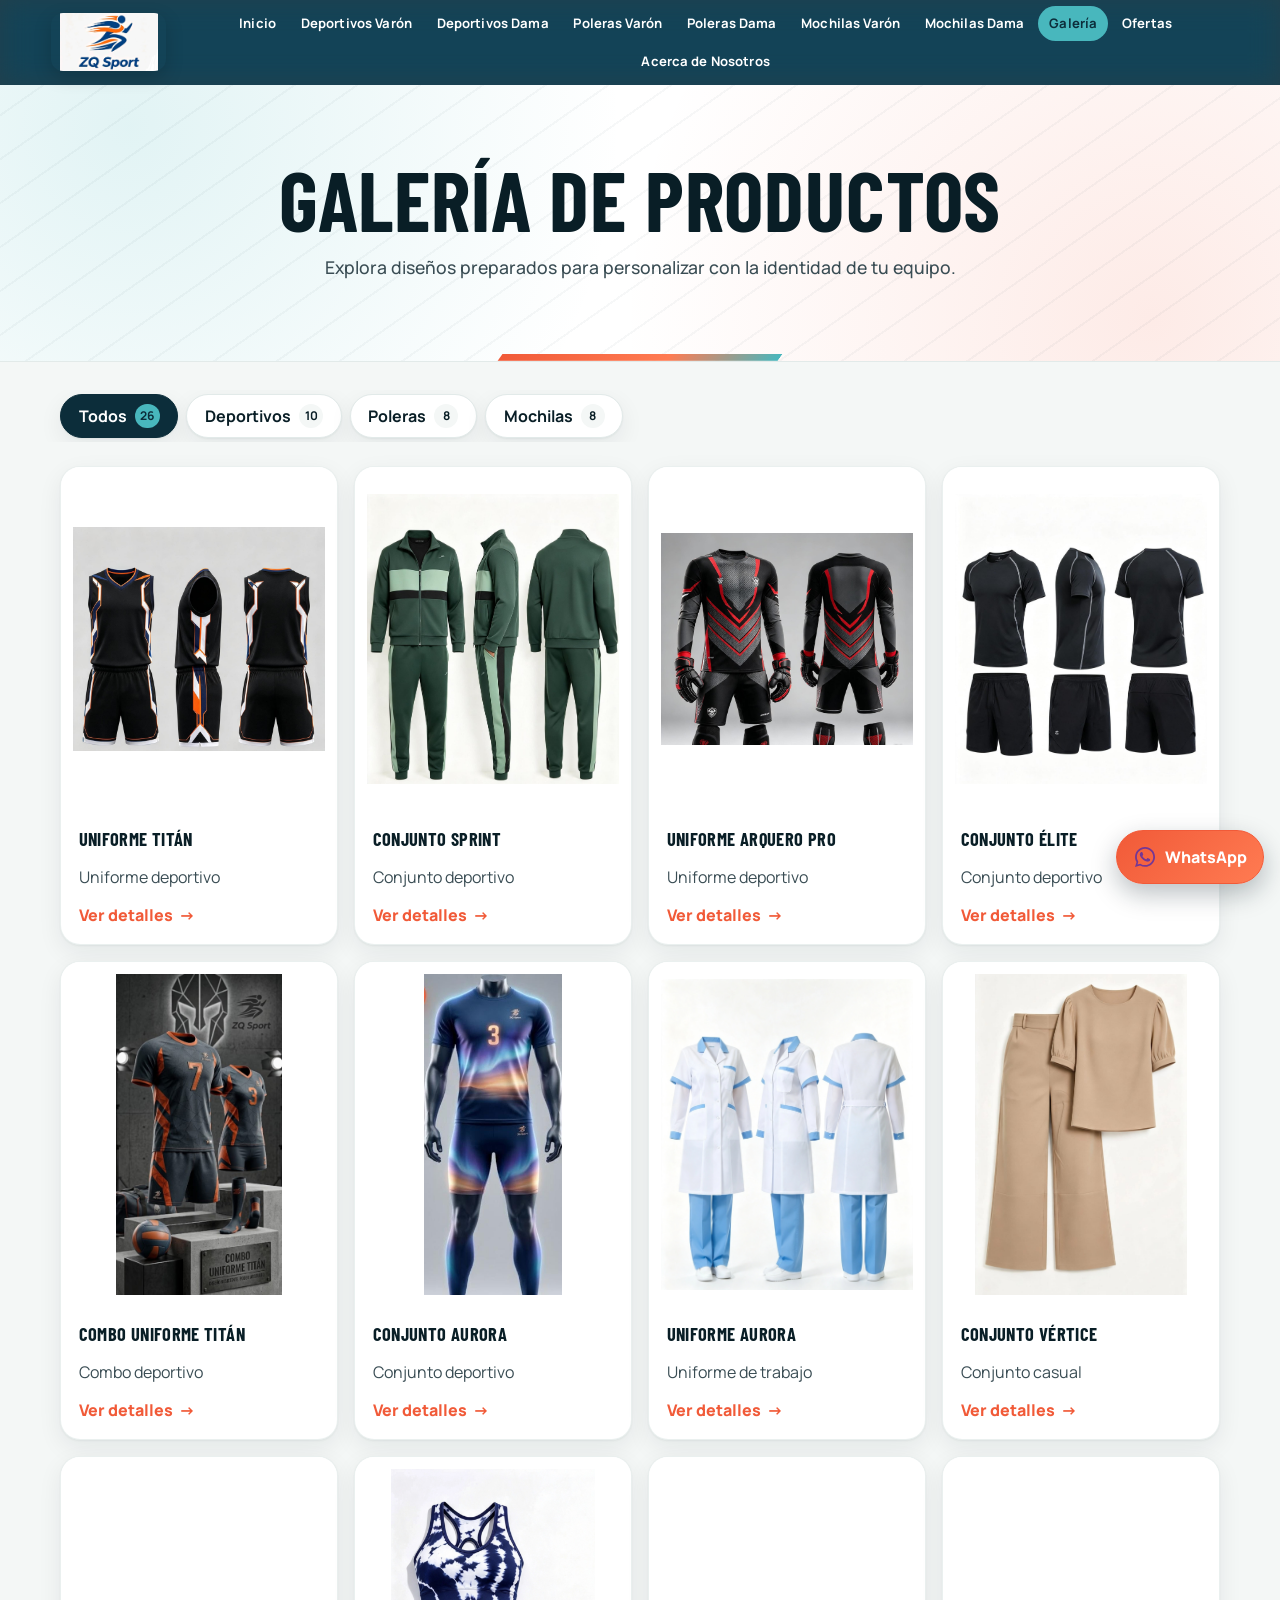
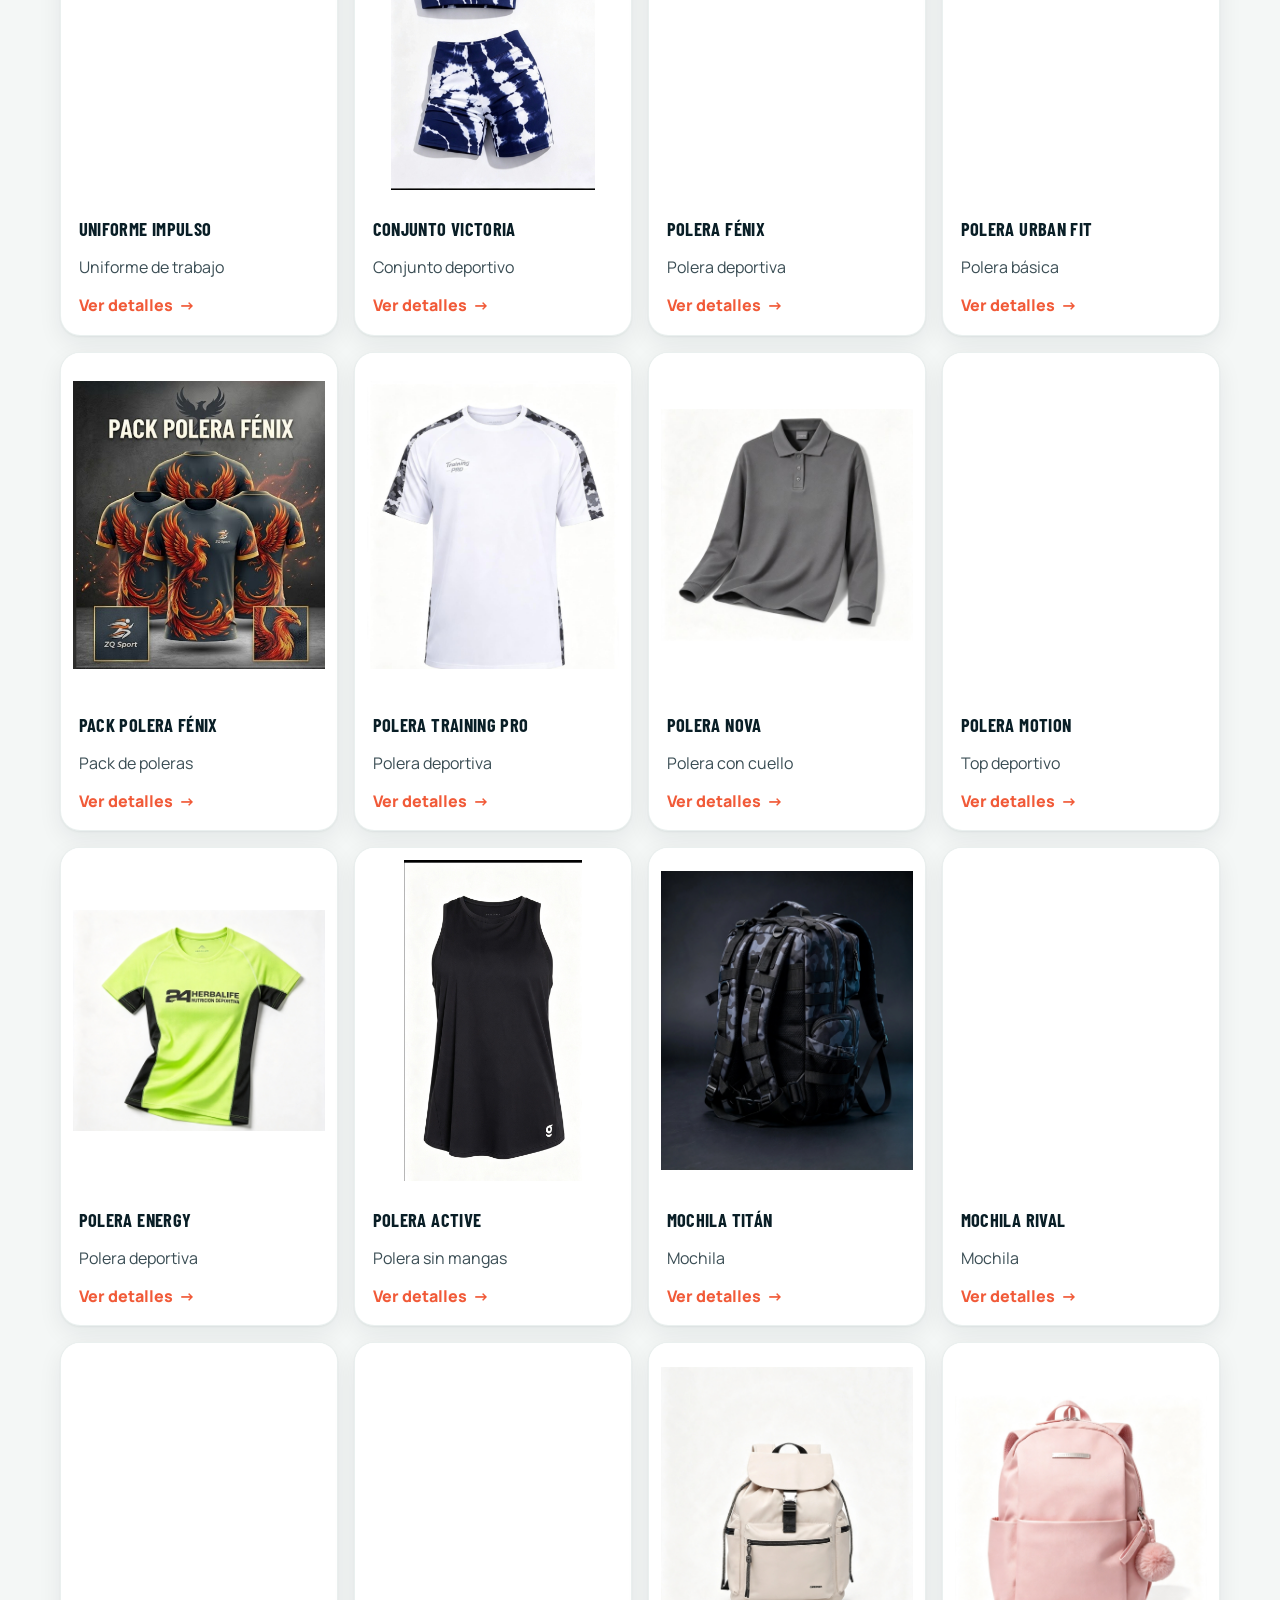
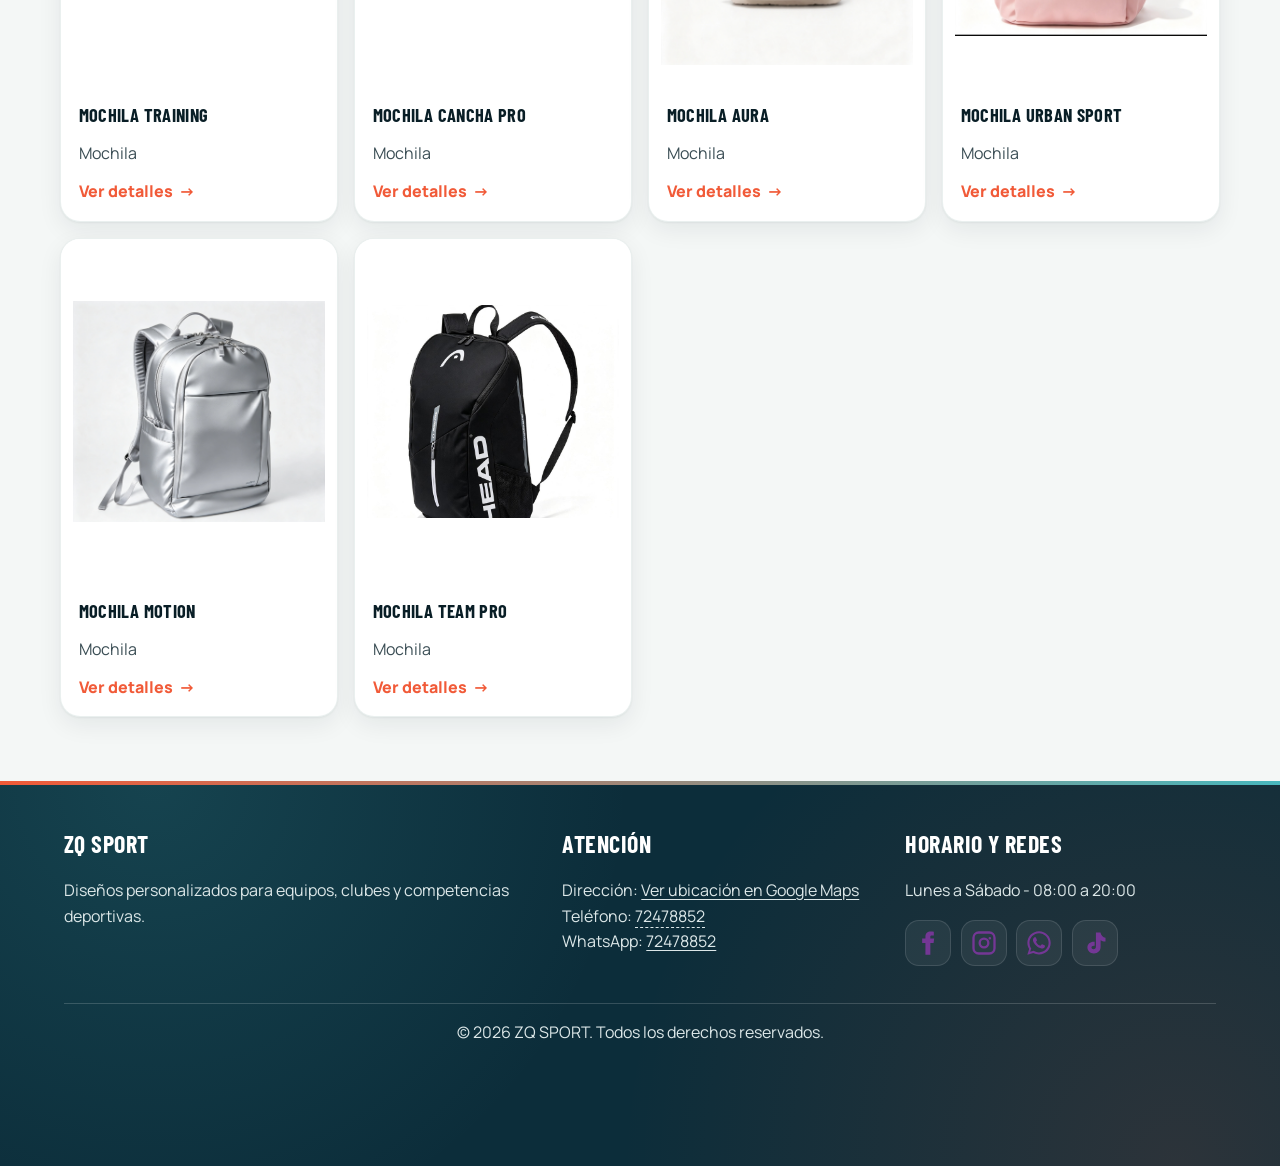
<file: galeria.html>
<!DOCTYPE html>
<html lang="es">

<head>

    <meta charset="UTF-8">

    <meta name="viewport" content="width=device-width,initial-scale=1.0">
    <meta name="description" content="Galería de productos deportivos">
    <title>Galería de Productos | ZQ SPORT</title>

    <style>
      :root {
        --primary: #F15A38;
        --secondary: #48B7BD;
        --brand-deep: #0C2D3A;
        --bg-main: #F4F7F6;
        --surface: #FFFFFF;
        --text-title: #091E26;
        --text-body: #3A4D54;
        --border: #E2EAE9;
        --white: #FFFFFF
      }

      * {
        box-sizing: border-box
      }

      body {
        padding-bottom: 5.5rem;
        margin: 0;
        background: var(--bg-main);
        color: var(--text-body);
        font-family: "Segoe UI", Arial, sans-serif
      }

      img {
        display: block;
        max-width: 100%
      }

      header {
        display: flex;
        align-items: center;
        flex-wrap: wrap;
        background: var(--brand-deep)
      }

      a {
        color: inherit
      }

      .top {
        background: transparent;
        padding: .35rem 0 .35rem 4vw;
        text-align: left;
        flex: 0 0 auto
      }

      .logo {
        width: clamp(86px, 9vw, 118px);
        height: auto;
        max-height: 58px;
        object-fit: contain
      }

      .page-nav {
        display: flex;
        flex: 1 1 auto;
        flex-wrap: wrap;
        justify-content: center;
        align-items: center;
        gap: .25rem;
        background: transparent;
        padding: .35rem 4vw .35rem 1rem
      }

      .page-nav a {
        color: var(--white);
        padding: .45rem .6rem;
        text-decoration: none;
        font-size: .84rem;
        font-weight: 700;
        border-bottom: 2px solid transparent;
        transition: all .2s ease-in-out
      }

      .page-nav a:hover,.page-nav a:focus-visible,.page-nav a.active {
        color: var(--secondary);
        border-color: var(--secondary);
      }

      .mobile-menu {
        display: none;
        flex: 1 1 auto;
        background: transparent;
        padding: .35rem 4vw .35rem 1rem;
      }

      .mobile-menu summary {
        display: flex;
        align-items: center;
        justify-content: center;
        gap: .65rem;
        color: var(--white);
        background: var(--primary);
        border: 1px solid rgba(255, 255, 255, .18);
        border-radius: 6px;
        padding: .8rem 1rem;
        font-weight: 900;
        text-transform: uppercase;
        cursor: pointer;
        list-style: none;
      }

      .mobile-menu summary::-webkit-details-marker {
        display: none;
      }

      .hamburger-icon,
      .hamburger-icon::before,
      .hamburger-icon::after {
        display: block;
        width: 22px;
        height: 3px;
        background: var(--white);
        border-radius: 2px;
        content: "";
      }

      .hamburger-icon,
      .hamburger-icon::before,
      .hamburger-icon::after {
        transition: transform .2s ease-in-out, background-color .2s ease-in-out;
      }

      .hamburger-icon::before {
        transform: translateY(-7px);
      }

      .hamburger-icon::after {
        transform: translateY(4px);
      }

      .mobile-links {
        display: grid;
        gap: .45rem;
        padding-top: .75rem;
      }

      .mobile-links a {
        color: var(--white);
        background: rgba(12, 45, 58, .95);
        border: 1px solid rgba(255, 255, 255, .16);
        border-radius: 4px;
        padding: .75rem;
        text-align: center;
        text-decoration: none;
        font-weight: 800;
      }

      .mobile-links a.active,
      .mobile-links a:hover,
      .mobile-links a:focus-visible {
        color: var(--brand-deep);
        background: var(--secondary);
      }

      .heading {
        flex-basis: 100%;
        background: var(--surface);
        border-bottom: 1px solid var(--border);
        padding: 3.5rem 6vw;
        position: relative;
        text-align: center
      }

      .heading:after {
        content: "";
        position: absolute;
        left: 0;
        bottom: 0;
        width: 28%;
        height: 7px;
        background: var(--primary);
        transform: skewX(-30deg)
      }

      h1,h2 {
        font-family: "Arial Narrow", "Impact", "Segoe UI", sans-serif;
        text-transform: uppercase;
        letter-spacing: 1px
      }

      .heading h1 {
        margin: 0;
        color: var(--text-title);
        font-size: clamp(2.7rem, 6vw, 5rem);
        line-height: .95
      }

      .heading p {
        font-size: 1.1rem
      }

      .gallery {
        max-width: 1200px;
        margin: auto;
        padding: 2.5rem 1.25rem 4rem;
        display: grid;
        grid-template-columns: repeat(4, 1fr);
        gap: 1rem
      }

      .gallery-card {
        background: var(--surface);
        border: 1px solid var(--border);
        border-radius: 6px;
        overflow: hidden;
        transition: transform .2s ease-in-out, box-shadow .2s ease-in-out, border-color .2s ease-in-out
      }

      .gallery-card img {
        width: 100%;
        aspect-ratio: 4 / 5;
        object-fit: contain;
        padding: .75rem;
        background: var(--surface);
      }

      .gallery-card div {
        padding: 1rem
      }

      .gallery-card h2 {
        margin: 0 0 .7rem;
        color: var(--text-title);
        font-size: 1.15rem
      }

      .gallery-card a {
        color: var(--primary);
        font-weight: 800;
        text-decoration: none
      }

      .gallery-card a:hover {
        color: var(--secondary)
      }

      .footer {
        background: var(--brand-deep);
        color: var(--white);
        padding: 3rem 5vw 1rem;
        border-top: 4px solid var(--primary)
      }

      .footer-grid {
        max-width: 1200px;
        margin: auto;
        display: grid;
        grid-template-columns: 1.5fr 1fr 1fr;
        gap: 2rem
      }

      .footer h2 {
        margin-top: 0
      }

      .footer p {
        color: #dce7e8;
        line-height: 1.6
      }

      .social {
        display: flex;
        gap: .5rem
      }

      .social img {
        width: 36px
      }

      .copy {
        text-align: center;
        border-top: 1px solid #ffffff2b;
        padding-top: 1rem;
        margin-top: 2rem
      }

      @media(max-width:900px) {
        .gallery {
          grid-template-columns: repeat(2, 1fr)
        }

      }

      @media(max-width:650px) {
        .page-nav {
          display: none
        }

        .mobile-menu {
          display: block
        }

        .gallery,.footer-grid {
          grid-template-columns: 1fr
        }

      }

      @keyframes entrada-suave {
        from {
          opacity: 0;
          transform: translateY(14px);
        }

        to {
          opacity: 1;
          transform: translateY(0);
        }

      }

      .heading h1 {
        animation: entrada-suave .45s ease-out both;
      }

      html {
        scroll-behavior: smooth;
      }

      a:focus-visible,
      summary:focus-visible {
        outline: 3px solid var(--secondary);
        outline-offset: 4px;
      }

      .mobile-links a,
      .mobile-menu > summary,
      .page-nav a,
      .social a {
        transition: background-color .2s ease-in-out, color .2s ease-in-out, transform .2s ease-in-out;
      }

      .mobile-menu[open] > summary .hamburger-icon {
        background: transparent;
      }

      .mobile-menu[open] > summary .hamburger-icon::before {
        transform: rotate(45deg);
      }

      .mobile-menu[open] > summary .hamburger-icon::after {
        transform: translateY(-3px) rotate(-45deg);
      }

      .mobile-menu[open] .mobile-links {
        animation: entrada-suave .2s ease-out;
      }

      .gallery-card:hover,
      .gallery-card:focus-within {
        border-color: var(--secondary);
        transform: translateY(-4px) scale(1.02);
        box-shadow: 0 14px 32px rgba(9, 30, 38, .12);
      }

      .quick-actions {
        position: fixed;
        right: max(1rem, env(safe-area-inset-right));
        bottom: max(1rem, env(safe-area-inset-bottom));
        z-index: 30;
        display: flex;
        align-items: center;
        gap: .5rem;
      }

      .quick-actions a {
        display: inline-flex;
        align-items: center;
        justify-content: center;
        gap: .5rem;
        min-height: 48px;
        padding: .75rem 1rem;
        color: var(--white);
        background: var(--brand-deep);
        border: 1px solid var(--secondary);
        border-radius: 6px;
        text-decoration: none;
        font-weight: 800;
        box-shadow: 0 6px 20px rgba(9, 30, 38, .2);
        transition: transform .2s ease-in-out, background-color .2s ease-in-out;
      }

      .quick-actions .quick-whatsapp {
        background: var(--primary);
        border-color: var(--primary);
      }

      .quick-actions img {
        width: 24px;
        height: 24px;
      }

      .quick-actions a:hover {
        background: var(--secondary);
        transform: translateY(-3px);
      }

      .quick-actions a:active {
        transform: scale(.98);
      }

      footer a {
        color: inherit;
        text-underline-offset: 3px;
      }

      footer a:hover {
        color: var(--secondary);
      }

      .heading {
        min-width: 0;
        overflow-wrap: anywhere;
      }

      @media (max-width: 700px) {
        .mobile-menu {
          flex: 1 1 calc(100% - 120px);
          min-width: 0;
        }

        .mobile-menu[open] {
          flex-basis: 100%;
        }

        .heading h1 {
          font-size: clamp(2rem, 9vw, 3.5rem);
        }

      }

      @media (prefers-reduced-motion: reduce) {
        html {
          scroll-behavior: auto;
        }

        *,
        *::before,
        *::after {
          animation: none !important;
          transition: none !important;
        }

        .gallery-card:hover,
        .gallery-card:focus-within {
          transform: none;
        }

      }
    </style>

    <meta name="theme-color" content="#0C2D3A">
    <link rel="preconnect" href="https://fonts.googleapis.com">
    <link rel="preconnect" href="https://fonts.gstatic.com" crossorigin>
    <link rel="stylesheet" href="https://fonts.googleapis.com/css2?family=Barlow+Condensed:wght@600;700;800&family=Manrope:wght@400;500;600;700;800&display=swap">
    <link rel="stylesheet" href="assets/css/dinamico.css">

<script>
document.documentElement.classList.add('zq-js');
</script>

<script src="assets/js/dinamico.js" defer></script>

  </head>

  <body id="inicio">

    <header>
      <div class="top">
        <a href="index.html">
          <img class="logo" src="assets/img/logo-tienda.png" alt="ZQ SPORT">
        </a>
      </div>
      <nav class="page-nav" aria-label="Navegación principal">
        <a href="index.html">Inicio</a>
        <a href="deportivos-varon.html">Deportivos Varón</a>
        <a href="deportivos-dama.html">Deportivos Dama</a>
        <a href="poleras-varon.html">Poleras Varón</a>
        <a href="poleras-dama.html">Poleras Dama</a>
        <a href="mochilas-varon.html">Mochilas Varón</a>
        <a href="mochilas-dama.html">Mochilas Dama</a>
        <a class="active" href="galeria.html" aria-current="page">Galería</a>
        <a href="ofertas.html">Ofertas</a>
        <a href="nosotros.html">Acerca de Nosotros</a>
      </nav>

      <details class="mobile-menu">
        <summary>
          <span class="hamburger-icon" aria-hidden="true"></span>
          Menu
        </summary>

        <div class="mobile-links">
        <a href="index.html">Inicio</a>
        <a href="deportivos-varon.html">Deportivos Var&oacute;n</a>
        <a href="deportivos-dama.html">Deportivos Dama</a>
        <a href="poleras-varon.html">Poleras Var&oacute;n</a>
        <a href="poleras-dama.html">Poleras Dama</a>
        <a href="mochilas-varon.html">Mochilas Var&oacute;n</a>
        <a href="mochilas-dama.html">Mochilas Dama</a>
        <a class="active" aria-current="page" href="galeria.html">Galer&iacute;a</a>
        <a href="ofertas.html">Ofertas</a>
        <a href="nosotros.html">Acerca de Nosotros</a>
        </div>
      </details>

    </header>

    <div class="heading">
        <h1>Galería de Productos</h1>
        <p>Explora diseños preparados para personalizar con la identidad de tu equipo.</p>
      </div>

    <main class="gallery">

      <article class="gallery-card">
        <img
          src="assets/img/uniforme-titan-varon.jpeg"
          alt="Uniforme Titán"
          loading="lazy"
          decoding="async">
        <div>
          <h2>Uniforme Titán</h2>
          <p>Uniforme deportivo</p>

          <a href="deportivos-varon.html#detalle-1">Ver detalles</a>
        </div>
      </article>

      <article class="gallery-card">
        <img
          src="assets/img/conjunto-sprint-varon.jpeg"
          alt="Conjunto Sprint"
          loading="lazy"
          decoding="async">
        <div>
          <h2>Conjunto Sprint</h2>
          <p>Conjunto deportivo</p>

          <a href="deportivos-varon.html#detalle-2">Ver detalles</a>
        </div>
      </article>

      <article class="gallery-card">
        <img
          src="assets/img/uniforme-arquero-pro.jpeg"
          alt="Uniforme Arquero Pro"
          loading="lazy"
          decoding="async">
        <div>
          <h2>Uniforme Arquero Pro</h2>
          <p>Uniforme deportivo</p>

          <a href="deportivos-varon.html#detalle-3">Ver detalles</a>
        </div>
      </article>

      <article class="gallery-card">
        <img
          src="assets/img/conjunto-elite.jpeg"
          alt="Conjunto Élite"
          loading="lazy"
          decoding="async">
        <div>
          <h2>Conjunto Élite</h2>
          <p>Conjunto deportivo</p>

          <a href="deportivos-varon.html#detalle-4">Ver detalles</a>
        </div>
      </article>

      <article class="gallery-card">
        <img
          src="assets/img/combo-uniforme-titan.jpeg"
          alt="Combo Uniforme Titán"
          loading="lazy"
          decoding="async">
        <div>
          <h2>Combo Uniforme Titán</h2>
          <p>Combo deportivo</p>

          <a href="deportivos-varon.html#detalle-5">Ver detalles</a>
        </div>
      </article>

      <article class="gallery-card">
        <img
          src="assets/img/conjunto-aurora.jpeg"
          alt="Conjunto Aurora"
          loading="lazy"
          decoding="async">
        <div>
          <h2>Conjunto Aurora</h2>
          <p>Conjunto deportivo</p>

          <a href="deportivos-varon.html#detalle-6">Ver detalles</a>
        </div>
      </article>

      <article class="gallery-card">
        <img
          src="assets/img/uniforme-aurora.jpeg"
          alt="Uniforme Aurora"
          loading="lazy"
          decoding="async">
        <div>
          <h2>Uniforme Aurora</h2>
          <p>Uniforme de trabajo</p>

          <a href="deportivos-dama.html#detalle-1">Ver detalles</a>
        </div>
      </article>

      <article class="gallery-card">
        <img
          src="assets/img/conjunto-vertice.jpeg"
          alt="Conjunto Vértice"
          loading="lazy"
          decoding="async">
        <div>
          <h2>Conjunto Vértice</h2>
          <p>Conjunto casual</p>

          <a href="deportivos-dama.html#detalle-2">Ver detalles</a>
        </div>
      </article>

      <article class="gallery-card">
        <img
          src="assets/img/uniforme-impulso.jpeg"
          alt="Uniforme Impulso"
          loading="lazy"
          decoding="async">
        <div>
          <h2>Uniforme Impulso</h2>
          <p>Uniforme de trabajo</p>

          <a href="deportivos-dama.html#detalle-3">Ver detalles</a>
        </div>
      </article>

      <article class="gallery-card">
        <img
          src="assets/img/conjunto-victoria-dama.jpeg"
          alt="Conjunto Victoria"
          loading="lazy"
          decoding="async">
        <div>
          <h2>Conjunto Victoria</h2>
          <p>Conjunto deportivo</p>

          <a href="deportivos-dama.html#detalle-4">Ver detalles</a>
        </div>
      </article>

      <article class="gallery-card">
        <img
          src="assets/img/polera-fenix-varon.jpeg"
          alt="Polera Fénix"
          loading="lazy"
          decoding="async">
        <div>
          <h2>Polera Fénix</h2>
          <p>Polera deportiva</p>

          <a href="poleras-varon.html#detalle-1">Ver detalles</a>
        </div>
      </article>

      <article class="gallery-card">
        <img
          src="assets/img/polera-urban-fit-varon.jpeg"
          alt="Polera Urban Fit"
          loading="lazy"
          decoding="async">
        <div>
          <h2>Polera Urban Fit</h2>
          <p>Polera básica</p>

          <a href="poleras-varon.html#detalle-2">Ver detalles</a>
        </div>
      </article>

      <article class="gallery-card">
        <img
          src="assets/img/Pack-polera-fenix.jpeg"
          alt="Pack Polera Fénix"
          loading="lazy"
          decoding="async">
        <div>
          <h2>Pack Polera Fénix</h2>
          <p>Pack de poleras</p>

          <a href="poleras-varon.html#detalle-3">Ver detalles</a>
        </div>
      </article>

      <article class="gallery-card">
        <img
          src="assets/img/polera-training-pro.jpeg"
          alt="Polera Training Pro"
          loading="lazy"
          decoding="async">
        <div>
          <h2>Polera Training Pro</h2>
          <p>Polera deportiva</p>

          <a href="poleras-varon.html#detalle-4">Ver detalles</a>
        </div>
      </article>

      <article class="gallery-card">
        <img
          src="assets/img/polera-nova-dama.jpeg"
          alt="Polera Nova"
          loading="lazy"
          decoding="async">
        <div>
          <h2>Polera Nova</h2>
          <p>Polera con cuello</p>

          <a href="poleras-dama.html#detalle-1">Ver detalles</a>
        </div>
      </article>

      <article class="gallery-card">
        <img
          src="assets/img/motion.jpeg"
          alt="Polera Motion"
          loading="lazy"
          decoding="async">
        <div>
          <h2>Polera Motion</h2>
          <p>Top deportivo</p>

          <a href="poleras-dama.html#detalle-2">Ver detalles</a>
        </div>
      </article>

      <article class="gallery-card">
        <img
          src="assets/img/polera-energy.jpeg"
          alt="Polera Energy"
          loading="lazy"
          decoding="async">
        <div>
          <h2>Polera Energy</h2>
          <p>Polera deportiva</p>

          <a href="poleras-dama.html#detalle-3">Ver detalles</a>
        </div>
      </article>

      <article class="gallery-card">
        <img
          src="assets/img/polera-active.jpeg"
          alt="Polera Active"
          loading="lazy"
          decoding="async">
        <div>
          <h2>Polera Active</h2>
          <p>Polera sin mangas</p>

          <a href="poleras-dama.html#detalle-4">Ver detalles</a>
        </div>
      </article>

      <article class="gallery-card">
        <img
          src="assets/img/mochila-titan.jpeg"
          alt="Mochila Titán"
          loading="lazy"
          decoding="async">
        <div>
          <h2>Mochila Titán</h2>
          <p>Mochila</p>

          <a href="mochilas-varon.html#detalle-1">Ver detalles</a>
        </div>
      </article>

      <article class="gallery-card">
        <img
          src="assets/img/mochila-rival.jpeg"
          alt="Mochila Rival"
          loading="lazy"
          decoding="async">
        <div>
          <h2>Mochila Rival</h2>
          <p>Mochila</p>

          <a href="mochilas-varon.html#detalle-2">Ver detalles</a>
        </div>
      </article>

      <article class="gallery-card">
        <img
          src="assets/img/mochila-training.jpeg"
          alt="Mochila Training"
          loading="lazy"
          decoding="async">
        <div>
          <h2>Mochila Training</h2>
          <p>Mochila</p>

          <a href="mochilas-varon.html#detalle-3">Ver detalles</a>
        </div>
      </article>

      <article class="gallery-card">
        <img
          src="assets/img/mocjila-cancha-pro.jpeg"
          alt="Mochila Cancha Pro"
          loading="lazy"
          decoding="async">
        <div>
          <h2>Mochila Cancha Pro</h2>
          <p>Mochila</p>

          <a href="mochilas-varon.html#detalle-4">Ver detalles</a>
        </div>
      </article>

      <article class="gallery-card">
        <img
          src="assets/img/mochila-aura.jpeg"
          alt="Mochila Aura"
          loading="lazy"
          decoding="async">
        <div>
          <h2>Mochila Aura</h2>
          <p>Mochila</p>

          <a href="mochilas-dama.html#detalle-1">Ver detalles</a>
        </div>
      </article>

      <article class="gallery-card">
        <img
          src="assets/img/movjila-urban-sport.jpeg"
          alt="Mochila Urban Sport"
          loading="lazy"
          decoding="async">
        <div>
          <h2>Mochila Urban Sport</h2>
          <p>Mochila</p>

          <a href="mochilas-dama.html#detalle-2">Ver detalles</a>
        </div>
      </article>

      <article class="gallery-card">
        <img
          src="assets/img/mochila-motion.jpeg"
          alt="Mochila Motion"
          loading="lazy"
          decoding="async">
        <div>
          <h2>Mochila Motion</h2>
          <p>Mochila</p>

          <a href="mochilas-dama.html#detalle-3">Ver detalles</a>
        </div>
      </article>

      <article class="gallery-card">
        <img
          src="assets/img/mochila-team-pro.jpeg"
          alt="Mochila Team Pro"
          loading="lazy"
          decoding="async">
        <div>
          <h2>Mochila Team Pro</h2>
          <p>Mochila</p>

          <a href="mochilas-dama.html#detalle-4">Ver detalles</a>
        </div>
      </article>
    </main>

    <footer class="footer">
      <div class="footer-grid">
        <section>
          <h2>ZQ SPORT</h2>
          <p>Diseños personalizados para equipos, clubes y competencias deportivas.</p>
        </section>
        <section>
          <h2>Atención</h2>

          <p>Dirección: <a href="https://www.google.com/maps/search/?api=1&amp;query=-17.970611%2C-67.069306" target="_blank" rel="noopener noreferrer">Ver ubicación en Google Maps</a><br>Teléfono: <a href="tel:+59172478852">72478852</a><br>WhatsApp: <a href="https://wa.me/59172478852?text=Hola%2C%20quiero%20informaci%C3%B3n%20sobre%20los%20productos%20de%20ZQ%20SPORT.">72478852</a></p>
        </section>
        <section>
          <h2>Horario y redes</h2>
          <p>Lunes a Sábado - 08:00 a 20:00</p>
          <div class="social">
            <a href="#" aria-label="Facebook">
              <img src="assets/icons/facebook.svg" alt="">
            </a>
            <a href="#" aria-label="Instagram">
              <img src="assets/icons/instagram.svg" alt="">
            </a>
            <a href="https://wa.me/59172478852?text=Hola%2C%20quiero%20informaci%C3%B3n%20sobre%20los%20productos%20de%20ZQ%20SPORT." aria-label="Escribir a ZQ SPORT por WhatsApp">
              <img src="assets/icons/whatsapp.svg" alt="">
            </a>
            <a href="#" aria-label="TikTok">
              <img src="assets/icons/tiktok.svg" alt="">
            </a>
          </div>
        </section>
      </div>
      <p class="copy">© 2026 ZQ SPORT. Todos los derechos reservados.</p>
    </footer>

    <nav class="quick-actions" aria-label="Accesos rápidos">
      <a href="#inicio" aria-label="Volver al inicio de la página" title="Volver arriba">&uarr;</a>
      <a class="quick-whatsapp" href="https://wa.me/59172478852?text=Hola%2C%20quiero%20informaci%C3%B3n%20sobre%20los%20productos%20de%20ZQ%20SPORT." aria-label="Consultar con ZQ SPORT por WhatsApp">
        <img src="assets/icons/whatsapp.svg" alt="">
        WhatsApp
      </a>
    </nav>
  </body>
</html>
</file>
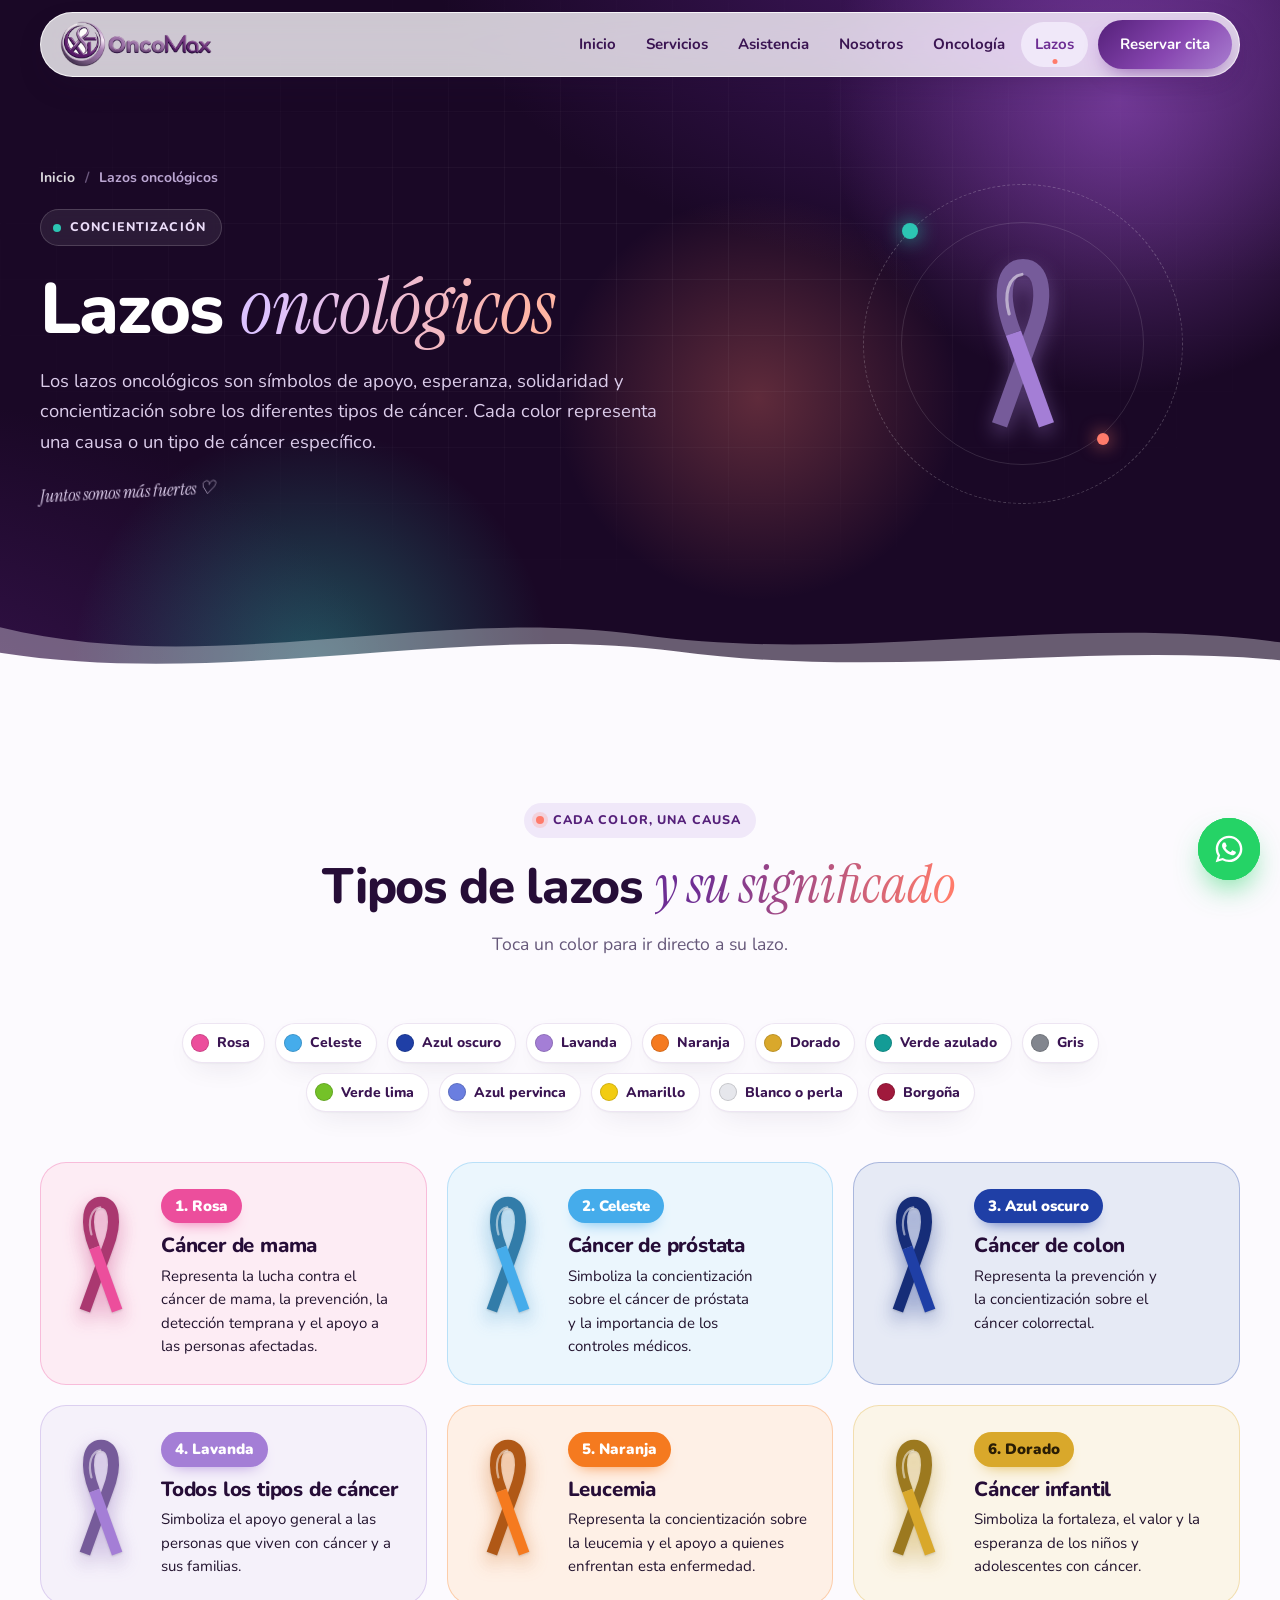
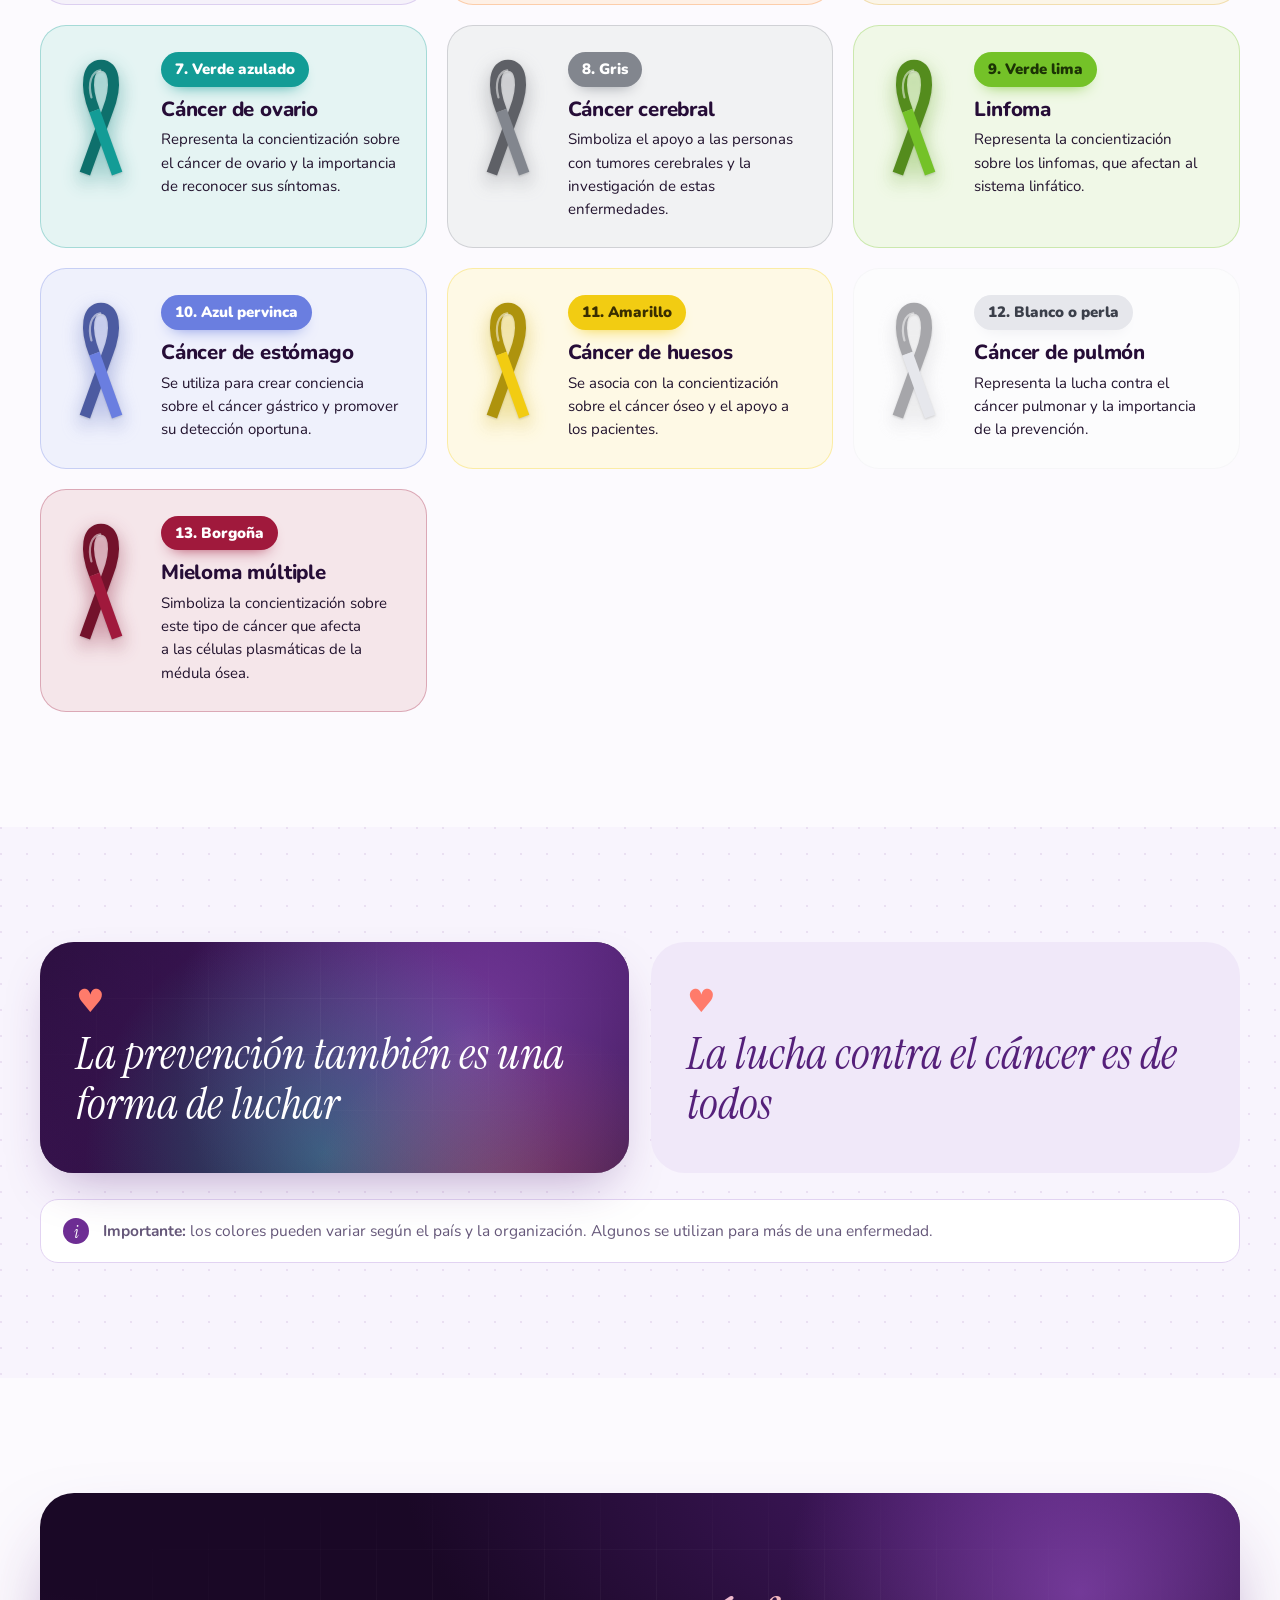
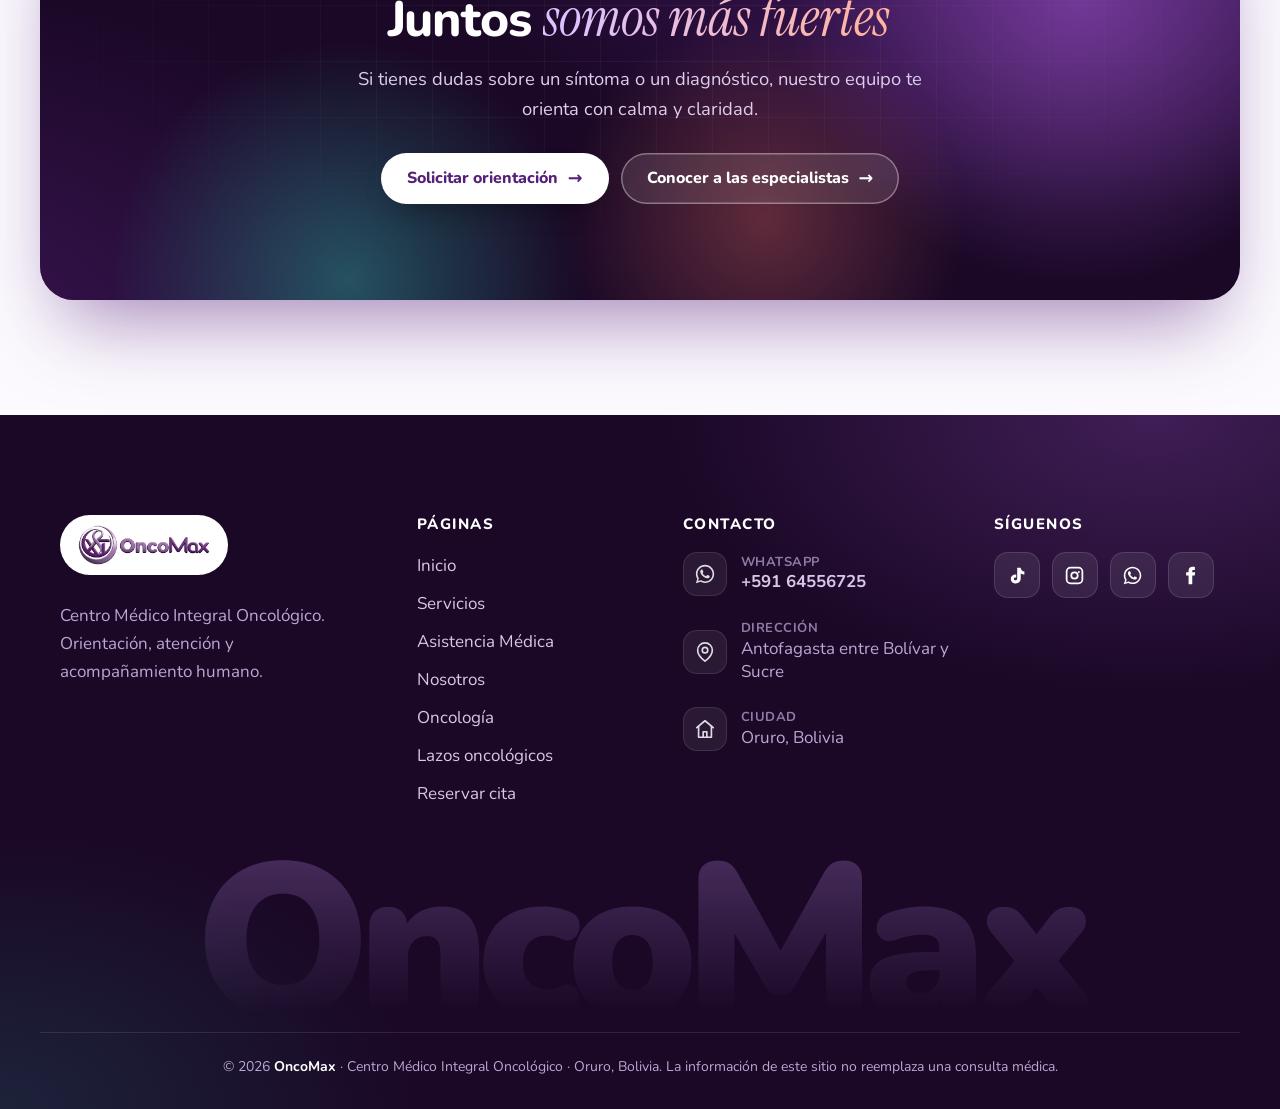
<file: lazos.html>
<!DOCTYPE html>
<!-- APRENDE A EDITAR lazos.html
Lazos: los colores de los lazos oncológicos y su significado.
Este archivo decide los textos, imágenes y enlaces. estilos.css decide su apariencia.
Los comentarios como este son instrucciones: no aparecen en la página.
Empieza cambiando un texto, guarda el archivo y recarga la página para ver el resultado.
Las palabras entre > y < suelen ser texto visible. Conserva las etiquetas que las rodean.
class conecta un bloque con su diseño en estilos.css; id le da un nombre único.
Las etiquetas /div, /section y similares cierran lo que se abrió antes: mueve los bloques completos.
Para cambiar un estilo, busca el nombre de class en assets/css/estilos.css.
Para cambiar reservas, abre assets/js/reserva.js y conserva los name del formulario.
Menú, pie y teléfonos están escritos en cada página: repite allí los cambios comunes. -->
<!-- APRENDE: Abre la página; lang="es" indica que sus textos están en español. Conserva el cierre /html al
     final. -->
<html lang="es">
<!-- APRENDE: Datos de la página que no forman parte del contenido visible; aquí se conectan los estilos y las
     letras. -->
<head>
  <!-- APRENDE: Permite mostrar tildes y ñ correctamente; conserva UTF-8. -->
  <meta charset="UTF-8">
  <!-- APRENDE: Adapta la página al ancho del celular; conserva este ajuste para que el diseño móvil funcione. -->
  <meta name="viewport" content="width=device-width, initial-scale=1.0">
  <!-- APRENDE: Resumen para buscadores; cambia el texto de content para describir esta página. -->
  <meta name="description" content="Tipos de lazos oncológicos y su significado: qué tipo de cáncer representa cada color.">
  <!-- APRENDE: Color sugerido para la barra del navegador en móviles compatibles; cambia el código # de content. -->
  <meta name="theme-color" content="#260D37">
  <!-- APRENDE: Nombre que aparece en la pestaña del navegador; cambia el texto entre title y /title. -->
  <title>Lazos oncológicos | OncoMax</title>
  <!-- APRENDE: Icono de la pestaña: cambia href por la ruta de otra imagen pequeña. -->
  <link rel="icon" href="assets/img/logo-simbolo.png">
  <!-- Tipografias: Nunito (redondeada como el logo) e Instrument Serif para los acentos. -->
  <!-- APRENDE: Prepara la conexión con el servicio de letras para que carguen antes; conserva estas líneas si
       usas Google Fonts. -->
  <link rel="preconnect" href="https://fonts.googleapis.com">
  <!-- APRENDE: Prepara la conexión con el servicio de letras para que carguen antes; conserva estas líneas si
       usas Google Fonts. -->
  <link rel="preconnect" href="https://fonts.gstatic.com" crossorigin>
  <!-- APRENDE: Descarga Nunito e Instrument Serif. Para cambiar las letras, reemplaza este enlace y los valores
       "fuente" con dos guiones delante y "fuente-acento" con dos guiones delante de estilos.css. -->
  <link rel="stylesheet" href="https://fonts.googleapis.com/css2?family=Instrument+Serif:ital@0;1&amp;family=Nunito:wght@400..900&amp;display=swap">
  <!-- Todos los estilos del sitio viven en un solo archivo compartido. -->
  <!-- APRENDE: Conecta assets/css/estilos.css, que cambia la apariencia de las siete páginas; abre ese archivo
       para modificar colores y medidas. -->
  <link rel="stylesheet" href="assets/css/estilos.css">
</head>
<!-- APRENDE: Comienza todo lo que ve el visitante. Los bloques aparecen en el orden en que los escribes aquí. -->
<body>
  <!-- Barra de progreso de lectura (solo decorativa). -->
  <!-- APRENDE: Barra decorativa que se llena al bajar por la página; cambia su altura y colores buscando
       .progreso en estilos.css. -->
  <div class="progreso" aria-hidden="true"></div>

  <!-- ================= CABECERA ================= -->
  <!-- APRENDE: Menú superior compartido visualmente por el sitio. Sus enlaces se repiten en las siete páginas:
       actualízalos en todas si cambias el menú. -->
  <header class="cabecera">
    <!-- APRENDE: Reúne el logo y el menú dentro de una franja centrada; cambia separación y ancho en
         .cabecera__interior de estilos.css. -->
    <div class="cabecera__interior">
      <!-- El logo siempre lleva al inicio. -->
      <!-- APRENDE: Logo que lleva a Inicio; cambia href para elegir el destino y src de su imagen para usar otro
           logo. Enlace: href="index.html" elige el destino; el texto entre a y /a es lo que se pulsa. -->
      <a class="marca" href="index.html" aria-label="OncoMax, ir al inicio">
        <!-- APRENDE: Imagen: cambia src="assets/img/logo-oncomax-horizontal.png" por otro archivo; alt describe la
             foto si no se ve o se usa lectura por voz. -->
        <img src="assets/img/logo-oncomax-horizontal.png" alt="OncoMax" width="152" height="46">
      </a>

      <!-- Casilla escondida que abre el menu en celular; el label es el boton. -->
      <!-- APRENDE: Casilla del menú móvil: al marcarse abre el menú mediante estilos.css. Conserva id="nav-toggle" y
           su label con el mismo for. -->
      <input class="nav-toggle" id="nav-toggle" type="checkbox" aria-label="Abrir o cerrar el menu">
      <!-- APRENDE: Botón del menú de celular. Sus tres span dibujan las rayas; for debe coincidir con el id de la
           casilla nav-toggle. Texto para elegir o rellenar el campo "nav-toggle"; for debe coincidir con su id.
           Cambia las palabras para otra indicación. -->
      <label class="hamburguesa" for="nav-toggle" aria-hidden="true">
        <!-- APRENDE: Texto o pieza pequeña dentro de otro bloque; si contiene palabras, puedes reemplazarlas entre las
             etiquetas. -->
        <span></span><span></span><span></span>
      </label>

      <!-- APRENDE: Lista de páginas del menú; agrega otro enlace a dentro de este bloque para sumar una página. -->
      <nav class="nav" aria-label="Principal">
        <!-- APRENDE: Enlace: href="index.html" elige el destino; el texto entre a y /a es lo que se pulsa. -->
        <a href="index.html">Inicio</a>
        <!-- APRENDE: Enlace: href="servicios.html" elige el destino; el texto entre a y /a es lo que se pulsa. -->
        <a href="servicios.html">Servicios</a>
        <!-- APRENDE: Enlace: href="asistencia.html" elige el destino; el texto entre a y /a es lo que se pulsa. -->
        <a href="asistencia.html">Asistencia</a>
        <!-- APRENDE: Enlace: href="nosotros.html" elige el destino; el texto entre a y /a es lo que se pulsa. -->
        <a href="nosotros.html">Nosotros</a>
        <!-- APRENDE: Enlace: href="oncologia.html" elige el destino; el texto entre a y /a es lo que se pulsa. -->
        <a href="oncologia.html">Oncología</a>
        <!-- APRENDE: Enlace: href="lazos.html" elige el destino; el texto entre a y /a es lo que se pulsa. activo
             resalta esta página y aria-current="page" la identifica como actual; al crear otra página mueve ambas
             marcas a su enlace. -->
        <a class="activo" aria-current="page" href="lazos.html">Lazos</a>
        <!-- APRENDE: Enlace: href="reserva.html" elige el destino; el texto entre a y /a es lo que se pulsa. -->
        <a class="nav__cta" href="reserva.html">Reservar cita</a>
      </nav>
    </div>
  </header>

  <!-- APRENDE: Contenido principal de esta página; mueve o añade secciones dentro de este bloque. -->
  <main>
    <!-- ================= CABECERA DE LA PAGINA ================= -->
    <!-- APRENDE: Presentación de esta página: título, explicación y enlaces rápidos. Cambia esos textos dentro de
         este bloque. -->
    <section class="cabeza">
      <!-- APRENDE: Fondo con tres manchas que se mueven. Cambia sus colores en .fondo-vivo y .mancha de estilos.css;
           los span son decoración. -->
      <div class="fondo-vivo" aria-hidden="true"><span class="mancha mancha--1"></span><span class="mancha mancha--2"></span><span class="mancha mancha--3"></span></div>
      <!-- APRENDE: Coloca la presentación junto al logo animado; en pantallas pequeñas se convierte en una columna. -->
      <div class="cabeza__interior">
        <!-- APRENDE: Agrupa la ruta, el título y la explicación de esta página; puedes editar cada texto dentro de sus
             etiquetas. -->
        <div class="cabeza__texto">
          <!-- APRENDE: Muestra el recorrido Inicio / página actual; cambia el último texto al cambiar el nombre de esta
               página. Enlace: href="index.html" elige el destino; el texto entre a y /a es lo que se pulsa. -->
          <nav class="migas entrada" aria-label="Ruta"><a href="index.html">Inicio</a><span aria-hidden="true">/</span><span>Lazos oncológicos</span></nav>
          <!-- APRENDE: Texto corto que presenta una sección; escribe otro nombre entre las etiquetas. Las variantes de
               class cambian sus colores. "d" con dos guiones delante controla el turno de aparición: un número mayor
               hace que aparezca más tarde. -->
          <span class="etiqueta etiqueta--brillo entrada" style="--d:1">Concientización</span>
          <!-- APRENDE: Título principal de esta página. Cambia sus palabras; el texto dentro de em recibe el estilo
               destacado. "d" con dos guiones delante controla el turno de aparición: un número mayor hace que aparezca
               más tarde. -->
          <h1 class="entrada" style="--d:2">Lazos <em>oncológicos</em></h1>
          <!-- APRENDE: Párrafo visible: cambia sus palabras conservando las etiquetas. b destaca palabras y br las pasa
               a otra línea. "d" con dos guiones delante controla el turno de aparición: un número mayor hace que
               aparezca más tarde. -->
          <!-- APRENDE: Párrafo visible: cambia sus palabras conservando las etiquetas. b destaca palabras y br las pasa a
               otra línea. "d" con dos guiones delante controla el turno de aparición: un número mayor hace que aparezca
               más tarde. -->
          <p class="entrada" style="--d:3">Los lazos oncológicos son símbolos de apoyo, esperanza, solidaridad y
             concientización sobre los diferentes tipos de cáncer. Cada color representa una causa o un tipo de
             cáncer específico.</p>
          <!-- APRENDE: Frase corta en cursiva, como escrita a mano; cambia sus palabras entre las etiquetas. "d" con dos
               guiones delante controla el turno de aparición: un número mayor hace que aparezca más tarde. -->
          <p class="lema-mano entrada" style="--d:4">Juntos somos más fuertes ♡</p>
        </div>
        <!-- APRENDE: Lazo lavanda rodeado de anillos animados: representa a todos los tipos de cáncer. Su color está
             en .orbita--lazo y su tamaño en .sello-lazo de estilos.css. "d" con dos guiones delante controla el turno
             de aparición: un número mayor hace que aparezca más tarde. -->
        <div class="orbita orbita--lazo entrada" style="--d:3" aria-hidden="true">
          <!-- APRENDE: Texto o pieza pequeña dentro de otro bloque; si contiene palabras, puedes reemplazarlas entre
               las etiquetas. -->
          <span></span>
          <!-- APRENDE: Lazo grande del centro; usa el mismo dibujo que las tarjetas de lazos. -->
          <svg class="sello-lazo" viewBox="0 0 120 180" aria-hidden="true">
            <!-- APRENDE: Cinta que sube y forma el lazo; se pinta un poco más oscura para dar volumen. d indica por
                 dónde pasa el trazo: M empieza, L dibuja una recta y C una curva. -->
            <path class="lazo__atras" pathLength="100" d="M38 166 L69 80 C83 44 78 18 60 18 C42 18 37 44 51 80"/>
            <!-- APRENDE: Cinta que cruza por delante; usa el color principal del lazo. -->
            <path class="lazo__frente" pathLength="100" d="M51 80 L82 166"/>
            <!-- APRENDE: Reflejo fino de luz sobre el lazo; borra esta línea si prefieres un color plano. -->
            <path class="lazo__brillo" pathLength="100" d="M47 62 C42 44 46 27 59 25"/>
          </svg>
          <!-- APRENDE: Texto o pieza pequeña dentro de otro bloque; si contiene palabras, puedes reemplazarlas entre
               las etiquetas. -->
          <span></span>
        </div>
      </div>
      <!-- APRENDE: Dibujo hecho con formas. viewBox establece el espacio de dibujo; su tamaño visible se ajusta en
           estilos.css. -->
      <svg class="ola" viewBox="0 0 1440 120" preserveAspectRatio="none" aria-hidden="true">
        <!-- APRENDE: Trazo del dibujo: d contiene puntos y curvas (M empieza, L une, C curva, Z cierra). Para cambiar
             solo el color, usa estilos.css. -->
        <path d="M0,38 C240,108 480,8 720,48 C960,88 1200,18 1440,58 L1440,120 L0,120 Z"/>
        <!-- APRENDE: Trazo del dibujo: d contiene puntos y curvas (M empieza, L une, C curva, Z cierra). Para cambiar
             solo el color, usa estilos.css. -->
        <path d="M0,72 C260,120 520,32 760,70 C1000,108 1220,58 1440,82 L1440,120 L0,120 Z"/>
      </svg>
    </section>

    <!-- ================= TIPOS DE LAZOS ================= -->
    <!-- APRENDE: Agrupa una parte completa de la página. Para moverla, mueve desde section hasta su cierre /section
         con todo lo que contiene. id le da un nombre único: otros enlaces pueden llevar directo aquí escribiendo #
         y ese nombre. -->
    <section class="seccion" id="lazos">
      <!-- APRENDE: Mantiene el contenido centrado y limita su ancho; cambia el valor de "ancho" con dos guiones
           delante al principio de estilos.css. -->
      <div class="seccion__interior">
        <!-- APRENDE: Agrupa la etiqueta, el título y la explicación de esta sección; cambia sus palabras dentro de
             cada etiqueta. -->
        <div class="titulo-seccion titulo-seccion--centro revelar">
          <!-- APRENDE: Texto corto que presenta una sección; escribe otro nombre entre las etiquetas. Las variantes
               de class cambian sus colores. -->
          <span class="etiqueta">Cada color, una causa</span>
          <!-- APRENDE: Título de esta sección o tarjeta. Edita sus palabras y las de em si tiene una parte
               destacada. -->
          <h2>Tipos de lazos <em>y su significado</em></h2>
          <!-- APRENDE: Párrafo visible: cambia sus palabras conservando las etiquetas. b destaca palabras y br las
               pasa a otra línea. -->
          <p>Toca un color para ir directo a su lazo.</p>
        </div>

        <!-- APRENDE: Atajos de colores: cada enlace lleva a su lazo usando # y el id de la tarjeta. Agrega otro
             enlace si sumas un lazo. -->
        <nav class="paleta revelar" aria-label="Colores de los lazos">
          <!-- APRENDE: Atajo a un lazo: la bolita toma el color de "lazo" con dos guiones delante; el texto es el
               nombre del color. Enlace: href="#lazo-rosa" elige el destino; el texto entre a y /a es lo que se
               pulsa. -->
          <a class="paleta__color" href="#lazo-rosa" style="--lazo:#EC4E9C">Rosa</a>
          <!-- APRENDE: Atajo a un lazo: la bolita toma el color de "lazo" con dos guiones delante; el texto es el
               nombre del color. Enlace: href="#lazo-celeste" elige el destino; el texto entre a y /a es lo que se
               pulsa. -->
          <a class="paleta__color" href="#lazo-celeste" style="--lazo:#45ACEB">Celeste</a>
          <!-- APRENDE: Atajo a un lazo: la bolita toma el color de "lazo" con dos guiones delante; el texto es el
               nombre del color. Enlace: href="#lazo-azul-oscuro" elige el destino; el texto entre a y /a es lo que
               se pulsa. -->
          <a class="paleta__color" href="#lazo-azul-oscuro" style="--lazo:#1F3FA6">Azul oscuro</a>
          <!-- APRENDE: Atajo a un lazo: la bolita toma el color de "lazo" con dos guiones delante; el texto es el
               nombre del color. Enlace: href="#lazo-lavanda" elige el destino; el texto entre a y /a es lo que se
               pulsa. -->
          <a class="paleta__color" href="#lazo-lavanda" style="--lazo:#A47ED6">Lavanda</a>
          <!-- APRENDE: Atajo a un lazo: la bolita toma el color de "lazo" con dos guiones delante; el texto es el
               nombre del color. Enlace: href="#lazo-naranja" elige el destino; el texto entre a y /a es lo que se
               pulsa. -->
          <a class="paleta__color" href="#lazo-naranja" style="--lazo:#F57A1F">Naranja</a>
          <!-- APRENDE: Atajo a un lazo: la bolita toma el color de "lazo" con dos guiones delante; el texto es el
               nombre del color. Enlace: href="#lazo-dorado" elige el destino; el texto entre a y /a es lo que se
               pulsa. -->
          <a class="paleta__color" href="#lazo-dorado" style="--lazo:#D9A82B">Dorado</a>
          <!-- APRENDE: Atajo a un lazo: la bolita toma el color de "lazo" con dos guiones delante; el texto es el
               nombre del color. Enlace: href="#lazo-verde-azulado" elige el destino; el texto entre a y /a es lo
               que se pulsa. -->
          <a class="paleta__color" href="#lazo-verde-azulado" style="--lazo:#139C96">Verde azulado</a>
          <!-- APRENDE: Atajo a un lazo: la bolita toma el color de "lazo" con dos guiones delante; el texto es el
               nombre del color. Enlace: href="#lazo-gris" elige el destino; el texto entre a y /a es lo que se
               pulsa. -->
          <a class="paleta__color" href="#lazo-gris" style="--lazo:#82868E">Gris</a>
          <!-- APRENDE: Atajo a un lazo: la bolita toma el color de "lazo" con dos guiones delante; el texto es el
               nombre del color. Enlace: href="#lazo-verde-lima" elige el destino; el texto entre a y /a es lo que
               se pulsa. -->
          <a class="paleta__color" href="#lazo-verde-lima" style="--lazo:#74C228">Verde lima</a>
          <!-- APRENDE: Atajo a un lazo: la bolita toma el color de "lazo" con dos guiones delante; el texto es el
               nombre del color. Enlace: href="#lazo-azul-pervinca" elige el destino; el texto entre a y /a es lo
               que se pulsa. -->
          <a class="paleta__color" href="#lazo-azul-pervinca" style="--lazo:#6A7EE0">Azul pervinca</a>
          <!-- APRENDE: Atajo a un lazo: la bolita toma el color de "lazo" con dos guiones delante; el texto es el
               nombre del color. Enlace: href="#lazo-amarillo" elige el destino; el texto entre a y /a es lo que se
               pulsa. -->
          <a class="paleta__color" href="#lazo-amarillo" style="--lazo:#F2CC12">Amarillo</a>
          <!-- APRENDE: Atajo a un lazo: la bolita toma el color de "lazo" con dos guiones delante; el texto es el
               nombre del color. Enlace: href="#lazo-blanco-perla" elige el destino; el texto entre a y /a es lo que
               se pulsa. -->
          <a class="paleta__color" href="#lazo-blanco-perla" style="--lazo:#E6E7EC">Blanco o perla</a>
          <!-- APRENDE: Atajo a un lazo: la bolita toma el color de "lazo" con dos guiones delante; el texto es el
               nombre del color. Enlace: href="#lazo-borgona" elige el destino; el texto entre a y /a es lo que se
               pulsa. -->
          <a class="paleta__color" href="#lazo-borgona" style="--lazo:#A0193C">Borgoña</a>
        </nav>

        <!-- APRENDE: Agrupa las tarjetas de lazos; el espacio disponible decide cuántas caben por fila. -->
        <div class="lazos escalonado">
          <!-- APRENDE: Tarjeta de un lazo. "lazo" con dos guiones delante es el color del lazo y del fondo: cambia
               el código # para otro tono. "lazo-texto" con dos guiones delante es el color de letra de su etiqueta.
               id le da un nombre único: otros enlaces pueden llevar directo aquí escribiendo # y ese nombre. -->
          <article class="lazo" id="lazo-rosa" style="--lazo:#EC4E9C; --lazo-texto:#FFFFFF">
            <!-- APRENDE: Dibujo del lazo hecho con trazos; toma el color de su tarjeta. viewBox establece el
                 espacio de dibujo; su tamaño visible se ajusta en estilos.css. -->
            <svg class="lazo__dibujo" viewBox="0 0 120 180" aria-hidden="true">
              <!-- APRENDE: Cinta que sube y forma el lazo; se pinta un poco más oscura para dar volumen. d indica
                   por dónde pasa el trazo: M empieza, L dibuja una recta y C una curva. -->
              <path class="lazo__atras" pathLength="100" d="M38 166 L69 80 C83 44 78 18 60 18 C42 18 37 44 51 80"/>
              <!-- APRENDE: Cinta que cruza por delante; usa el color principal del lazo. -->
              <path class="lazo__frente" pathLength="100" d="M51 80 L82 166"/>
              <!-- APRENDE: Reflejo fino de luz sobre el lazo; borra esta línea si prefieres un color plano. -->
              <path class="lazo__brillo" pathLength="100" d="M47 62 C42 44 46 27 59 25"/>
            </svg>
            <!-- APRENDE: Agrupa el color, el tipo de cáncer y su significado. -->
            <div class="lazo__texto">
              <!-- APRENDE: Número y nombre del color; se pinta con el color del lazo. -->
              <span class="lazo__color">1. Rosa</span>
              <!-- APRENDE: Título de un bloque pequeño; reemplaza el texto entre las etiquetas. -->
              <h3>Cáncer de mama</h3>
              <!-- APRENDE: Párrafo visible: cambia sus palabras conservando las etiquetas. b destaca palabras y br
                   las pasa a otra línea. -->
              <p>Representa la lucha contra el cáncer de mama, la prevención, la detección temprana y el apoyo a las personas afectadas.</p>
            </div>
          </article>

          <!-- APRENDE: Tarjeta de un lazo. "lazo" con dos guiones delante es el color del lazo y del fondo: cambia
               el código # para otro tono. "lazo-texto" con dos guiones delante es el color de letra de su etiqueta.
               id le da un nombre único: otros enlaces pueden llevar directo aquí escribiendo # y ese nombre. -->
          <article class="lazo" id="lazo-celeste" style="--lazo:#45ACEB; --lazo-texto:#FFFFFF">
            <!-- APRENDE: Dibujo del lazo hecho con trazos; toma el color de su tarjeta. viewBox establece el
                 espacio de dibujo; su tamaño visible se ajusta en estilos.css. -->
            <svg class="lazo__dibujo" viewBox="0 0 120 180" aria-hidden="true">
              <!-- APRENDE: Cinta que sube y forma el lazo; se pinta un poco más oscura para dar volumen. d indica
                   por dónde pasa el trazo: M empieza, L dibuja una recta y C una curva. -->
              <path class="lazo__atras" pathLength="100" d="M38 166 L69 80 C83 44 78 18 60 18 C42 18 37 44 51 80"/>
              <!-- APRENDE: Cinta que cruza por delante; usa el color principal del lazo. -->
              <path class="lazo__frente" pathLength="100" d="M51 80 L82 166"/>
              <!-- APRENDE: Reflejo fino de luz sobre el lazo; borra esta línea si prefieres un color plano. -->
              <path class="lazo__brillo" pathLength="100" d="M47 62 C42 44 46 27 59 25"/>
            </svg>
            <!-- APRENDE: Agrupa el color, el tipo de cáncer y su significado. -->
            <div class="lazo__texto">
              <!-- APRENDE: Número y nombre del color; se pinta con el color del lazo. -->
              <span class="lazo__color">2. Celeste</span>
              <!-- APRENDE: Título de un bloque pequeño; reemplaza el texto entre las etiquetas. -->
              <h3>Cáncer de próstata</h3>
              <!-- APRENDE: Párrafo visible: cambia sus palabras conservando las etiquetas. b destaca palabras y br
                   las pasa a otra línea. -->
              <p>Simboliza la concientización sobre el cáncer de próstata y la importancia de los controles médicos.</p>
            </div>
          </article>

          <!-- APRENDE: Tarjeta de un lazo. "lazo" con dos guiones delante es el color del lazo y del fondo: cambia
               el código # para otro tono. "lazo-texto" con dos guiones delante es el color de letra de su etiqueta.
               id le da un nombre único: otros enlaces pueden llevar directo aquí escribiendo # y ese nombre. -->
          <article class="lazo" id="lazo-azul-oscuro" style="--lazo:#1F3FA6; --lazo-texto:#FFFFFF">
            <!-- APRENDE: Dibujo del lazo hecho con trazos; toma el color de su tarjeta. viewBox establece el
                 espacio de dibujo; su tamaño visible se ajusta en estilos.css. -->
            <svg class="lazo__dibujo" viewBox="0 0 120 180" aria-hidden="true">
              <!-- APRENDE: Cinta que sube y forma el lazo; se pinta un poco más oscura para dar volumen. d indica
                   por dónde pasa el trazo: M empieza, L dibuja una recta y C una curva. -->
              <path class="lazo__atras" pathLength="100" d="M38 166 L69 80 C83 44 78 18 60 18 C42 18 37 44 51 80"/>
              <!-- APRENDE: Cinta que cruza por delante; usa el color principal del lazo. -->
              <path class="lazo__frente" pathLength="100" d="M51 80 L82 166"/>
              <!-- APRENDE: Reflejo fino de luz sobre el lazo; borra esta línea si prefieres un color plano. -->
              <path class="lazo__brillo" pathLength="100" d="M47 62 C42 44 46 27 59 25"/>
            </svg>
            <!-- APRENDE: Agrupa el color, el tipo de cáncer y su significado. -->
            <div class="lazo__texto">
              <!-- APRENDE: Número y nombre del color; se pinta con el color del lazo. -->
              <span class="lazo__color">3. Azul oscuro</span>
              <!-- APRENDE: Título de un bloque pequeño; reemplaza el texto entre las etiquetas. -->
              <h3>Cáncer de colon</h3>
              <!-- APRENDE: Párrafo visible: cambia sus palabras conservando las etiquetas. b destaca palabras y br
                   las pasa a otra línea. -->
              <p>Representa la prevención y la concientización sobre el cáncer colorrectal.</p>
            </div>
          </article>

          <!-- APRENDE: Tarjeta de un lazo. "lazo" con dos guiones delante es el color del lazo y del fondo: cambia
               el código # para otro tono. "lazo-texto" con dos guiones delante es el color de letra de su etiqueta.
               id le da un nombre único: otros enlaces pueden llevar directo aquí escribiendo # y ese nombre. -->
          <article class="lazo" id="lazo-lavanda" style="--lazo:#A47ED6; --lazo-texto:#FFFFFF">
            <!-- APRENDE: Dibujo del lazo hecho con trazos; toma el color de su tarjeta. viewBox establece el
                 espacio de dibujo; su tamaño visible se ajusta en estilos.css. -->
            <svg class="lazo__dibujo" viewBox="0 0 120 180" aria-hidden="true">
              <!-- APRENDE: Cinta que sube y forma el lazo; se pinta un poco más oscura para dar volumen. d indica
                   por dónde pasa el trazo: M empieza, L dibuja una recta y C una curva. -->
              <path class="lazo__atras" pathLength="100" d="M38 166 L69 80 C83 44 78 18 60 18 C42 18 37 44 51 80"/>
              <!-- APRENDE: Cinta que cruza por delante; usa el color principal del lazo. -->
              <path class="lazo__frente" pathLength="100" d="M51 80 L82 166"/>
              <!-- APRENDE: Reflejo fino de luz sobre el lazo; borra esta línea si prefieres un color plano. -->
              <path class="lazo__brillo" pathLength="100" d="M47 62 C42 44 46 27 59 25"/>
            </svg>
            <!-- APRENDE: Agrupa el color, el tipo de cáncer y su significado. -->
            <div class="lazo__texto">
              <!-- APRENDE: Número y nombre del color; se pinta con el color del lazo. -->
              <span class="lazo__color">4. Lavanda</span>
              <!-- APRENDE: Título de un bloque pequeño; reemplaza el texto entre las etiquetas. -->
              <h3>Todos los tipos de cáncer</h3>
              <!-- APRENDE: Párrafo visible: cambia sus palabras conservando las etiquetas. b destaca palabras y br
                   las pasa a otra línea. -->
              <p>Simboliza el apoyo general a las personas que viven con cáncer y a sus familias.</p>
            </div>
          </article>

          <!-- APRENDE: Tarjeta de un lazo. "lazo" con dos guiones delante es el color del lazo y del fondo: cambia
               el código # para otro tono. "lazo-texto" con dos guiones delante es el color de letra de su etiqueta.
               id le da un nombre único: otros enlaces pueden llevar directo aquí escribiendo # y ese nombre. -->
          <article class="lazo" id="lazo-naranja" style="--lazo:#F57A1F; --lazo-texto:#FFFFFF">
            <!-- APRENDE: Dibujo del lazo hecho con trazos; toma el color de su tarjeta. viewBox establece el
                 espacio de dibujo; su tamaño visible se ajusta en estilos.css. -->
            <svg class="lazo__dibujo" viewBox="0 0 120 180" aria-hidden="true">
              <!-- APRENDE: Cinta que sube y forma el lazo; se pinta un poco más oscura para dar volumen. d indica
                   por dónde pasa el trazo: M empieza, L dibuja una recta y C una curva. -->
              <path class="lazo__atras" pathLength="100" d="M38 166 L69 80 C83 44 78 18 60 18 C42 18 37 44 51 80"/>
              <!-- APRENDE: Cinta que cruza por delante; usa el color principal del lazo. -->
              <path class="lazo__frente" pathLength="100" d="M51 80 L82 166"/>
              <!-- APRENDE: Reflejo fino de luz sobre el lazo; borra esta línea si prefieres un color plano. -->
              <path class="lazo__brillo" pathLength="100" d="M47 62 C42 44 46 27 59 25"/>
            </svg>
            <!-- APRENDE: Agrupa el color, el tipo de cáncer y su significado. -->
            <div class="lazo__texto">
              <!-- APRENDE: Número y nombre del color; se pinta con el color del lazo. -->
              <span class="lazo__color">5. Naranja</span>
              <!-- APRENDE: Título de un bloque pequeño; reemplaza el texto entre las etiquetas. -->
              <h3>Leucemia</h3>
              <!-- APRENDE: Párrafo visible: cambia sus palabras conservando las etiquetas. b destaca palabras y br
                   las pasa a otra línea. -->
              <p>Representa la concientización sobre la leucemia y el apoyo a quienes enfrentan esta enfermedad.</p>
            </div>
          </article>

          <!-- APRENDE: Tarjeta de un lazo. "lazo" con dos guiones delante es el color del lazo y del fondo: cambia
               el código # para otro tono. "lazo-texto" con dos guiones delante es el color de letra de su etiqueta.
               id le da un nombre único: otros enlaces pueden llevar directo aquí escribiendo # y ese nombre. -->
          <article class="lazo" id="lazo-dorado" style="--lazo:#D9A82B; --lazo-texto:#2A1D05">
            <!-- APRENDE: Dibujo del lazo hecho con trazos; toma el color de su tarjeta. viewBox establece el
                 espacio de dibujo; su tamaño visible se ajusta en estilos.css. -->
            <svg class="lazo__dibujo" viewBox="0 0 120 180" aria-hidden="true">
              <!-- APRENDE: Cinta que sube y forma el lazo; se pinta un poco más oscura para dar volumen. d indica
                   por dónde pasa el trazo: M empieza, L dibuja una recta y C una curva. -->
              <path class="lazo__atras" pathLength="100" d="M38 166 L69 80 C83 44 78 18 60 18 C42 18 37 44 51 80"/>
              <!-- APRENDE: Cinta que cruza por delante; usa el color principal del lazo. -->
              <path class="lazo__frente" pathLength="100" d="M51 80 L82 166"/>
              <!-- APRENDE: Reflejo fino de luz sobre el lazo; borra esta línea si prefieres un color plano. -->
              <path class="lazo__brillo" pathLength="100" d="M47 62 C42 44 46 27 59 25"/>
            </svg>
            <!-- APRENDE: Agrupa el color, el tipo de cáncer y su significado. -->
            <div class="lazo__texto">
              <!-- APRENDE: Número y nombre del color; se pinta con el color del lazo. -->
              <span class="lazo__color">6. Dorado</span>
              <!-- APRENDE: Título de un bloque pequeño; reemplaza el texto entre las etiquetas. -->
              <h3>Cáncer infantil</h3>
              <!-- APRENDE: Párrafo visible: cambia sus palabras conservando las etiquetas. b destaca palabras y br
                   las pasa a otra línea. -->
              <p>Simboliza la fortaleza, el valor y la esperanza de los niños y adolescentes con cáncer.</p>
            </div>
          </article>

          <!-- APRENDE: Tarjeta de un lazo. "lazo" con dos guiones delante es el color del lazo y del fondo: cambia
               el código # para otro tono. "lazo-texto" con dos guiones delante es el color de letra de su etiqueta.
               id le da un nombre único: otros enlaces pueden llevar directo aquí escribiendo # y ese nombre. -->
          <article class="lazo" id="lazo-verde-azulado" style="--lazo:#139C96; --lazo-texto:#FFFFFF">
            <!-- APRENDE: Dibujo del lazo hecho con trazos; toma el color de su tarjeta. viewBox establece el
                 espacio de dibujo; su tamaño visible se ajusta en estilos.css. -->
            <svg class="lazo__dibujo" viewBox="0 0 120 180" aria-hidden="true">
              <!-- APRENDE: Cinta que sube y forma el lazo; se pinta un poco más oscura para dar volumen. d indica
                   por dónde pasa el trazo: M empieza, L dibuja una recta y C una curva. -->
              <path class="lazo__atras" pathLength="100" d="M38 166 L69 80 C83 44 78 18 60 18 C42 18 37 44 51 80"/>
              <!-- APRENDE: Cinta que cruza por delante; usa el color principal del lazo. -->
              <path class="lazo__frente" pathLength="100" d="M51 80 L82 166"/>
              <!-- APRENDE: Reflejo fino de luz sobre el lazo; borra esta línea si prefieres un color plano. -->
              <path class="lazo__brillo" pathLength="100" d="M47 62 C42 44 46 27 59 25"/>
            </svg>
            <!-- APRENDE: Agrupa el color, el tipo de cáncer y su significado. -->
            <div class="lazo__texto">
              <!-- APRENDE: Número y nombre del color; se pinta con el color del lazo. -->
              <span class="lazo__color">7. Verde azulado</span>
              <!-- APRENDE: Título de un bloque pequeño; reemplaza el texto entre las etiquetas. -->
              <h3>Cáncer de ovario</h3>
              <!-- APRENDE: Párrafo visible: cambia sus palabras conservando las etiquetas. b destaca palabras y br
                   las pasa a otra línea. -->
              <p>Representa la concientización sobre el cáncer de ovario y la importancia de reconocer sus síntomas.</p>
            </div>
          </article>

          <!-- APRENDE: Tarjeta de un lazo. "lazo" con dos guiones delante es el color del lazo y del fondo: cambia
               el código # para otro tono. "lazo-texto" con dos guiones delante es el color de letra de su etiqueta.
               id le da un nombre único: otros enlaces pueden llevar directo aquí escribiendo # y ese nombre. -->
          <article class="lazo" id="lazo-gris" style="--lazo:#82868E; --lazo-texto:#FFFFFF">
            <!-- APRENDE: Dibujo del lazo hecho con trazos; toma el color de su tarjeta. viewBox establece el
                 espacio de dibujo; su tamaño visible se ajusta en estilos.css. -->
            <svg class="lazo__dibujo" viewBox="0 0 120 180" aria-hidden="true">
              <!-- APRENDE: Cinta que sube y forma el lazo; se pinta un poco más oscura para dar volumen. d indica
                   por dónde pasa el trazo: M empieza, L dibuja una recta y C una curva. -->
              <path class="lazo__atras" pathLength="100" d="M38 166 L69 80 C83 44 78 18 60 18 C42 18 37 44 51 80"/>
              <!-- APRENDE: Cinta que cruza por delante; usa el color principal del lazo. -->
              <path class="lazo__frente" pathLength="100" d="M51 80 L82 166"/>
              <!-- APRENDE: Reflejo fino de luz sobre el lazo; borra esta línea si prefieres un color plano. -->
              <path class="lazo__brillo" pathLength="100" d="M47 62 C42 44 46 27 59 25"/>
            </svg>
            <!-- APRENDE: Agrupa el color, el tipo de cáncer y su significado. -->
            <div class="lazo__texto">
              <!-- APRENDE: Número y nombre del color; se pinta con el color del lazo. -->
              <span class="lazo__color">8. Gris</span>
              <!-- APRENDE: Título de un bloque pequeño; reemplaza el texto entre las etiquetas. -->
              <h3>Cáncer cerebral</h3>
              <!-- APRENDE: Párrafo visible: cambia sus palabras conservando las etiquetas. b destaca palabras y br
                   las pasa a otra línea. -->
              <p>Simboliza el apoyo a las personas con tumores cerebrales y la investigación de estas enfermedades.</p>
            </div>
          </article>

          <!-- APRENDE: Tarjeta de un lazo. "lazo" con dos guiones delante es el color del lazo y del fondo: cambia
               el código # para otro tono. "lazo-texto" con dos guiones delante es el color de letra de su etiqueta.
               id le da un nombre único: otros enlaces pueden llevar directo aquí escribiendo # y ese nombre. -->
          <article class="lazo" id="lazo-verde-lima" style="--lazo:#74C228; --lazo-texto:#1C3305">
            <!-- APRENDE: Dibujo del lazo hecho con trazos; toma el color de su tarjeta. viewBox establece el
                 espacio de dibujo; su tamaño visible se ajusta en estilos.css. -->
            <svg class="lazo__dibujo" viewBox="0 0 120 180" aria-hidden="true">
              <!-- APRENDE: Cinta que sube y forma el lazo; se pinta un poco más oscura para dar volumen. d indica
                   por dónde pasa el trazo: M empieza, L dibuja una recta y C una curva. -->
              <path class="lazo__atras" pathLength="100" d="M38 166 L69 80 C83 44 78 18 60 18 C42 18 37 44 51 80"/>
              <!-- APRENDE: Cinta que cruza por delante; usa el color principal del lazo. -->
              <path class="lazo__frente" pathLength="100" d="M51 80 L82 166"/>
              <!-- APRENDE: Reflejo fino de luz sobre el lazo; borra esta línea si prefieres un color plano. -->
              <path class="lazo__brillo" pathLength="100" d="M47 62 C42 44 46 27 59 25"/>
            </svg>
            <!-- APRENDE: Agrupa el color, el tipo de cáncer y su significado. -->
            <div class="lazo__texto">
              <!-- APRENDE: Número y nombre del color; se pinta con el color del lazo. -->
              <span class="lazo__color">9. Verde lima</span>
              <!-- APRENDE: Título de un bloque pequeño; reemplaza el texto entre las etiquetas. -->
              <h3>Linfoma</h3>
              <!-- APRENDE: Párrafo visible: cambia sus palabras conservando las etiquetas. b destaca palabras y br
                   las pasa a otra línea. -->
              <p>Representa la concientización sobre los linfomas, que afectan al sistema linfático.</p>
            </div>
          </article>

          <!-- APRENDE: Tarjeta de un lazo. "lazo" con dos guiones delante es el color del lazo y del fondo: cambia
               el código # para otro tono. "lazo-texto" con dos guiones delante es el color de letra de su etiqueta.
               id le da un nombre único: otros enlaces pueden llevar directo aquí escribiendo # y ese nombre. -->
          <article class="lazo" id="lazo-azul-pervinca" style="--lazo:#6A7EE0; --lazo-texto:#FFFFFF">
            <!-- APRENDE: Dibujo del lazo hecho con trazos; toma el color de su tarjeta. viewBox establece el
                 espacio de dibujo; su tamaño visible se ajusta en estilos.css. -->
            <svg class="lazo__dibujo" viewBox="0 0 120 180" aria-hidden="true">
              <!-- APRENDE: Cinta que sube y forma el lazo; se pinta un poco más oscura para dar volumen. d indica
                   por dónde pasa el trazo: M empieza, L dibuja una recta y C una curva. -->
              <path class="lazo__atras" pathLength="100" d="M38 166 L69 80 C83 44 78 18 60 18 C42 18 37 44 51 80"/>
              <!-- APRENDE: Cinta que cruza por delante; usa el color principal del lazo. -->
              <path class="lazo__frente" pathLength="100" d="M51 80 L82 166"/>
              <!-- APRENDE: Reflejo fino de luz sobre el lazo; borra esta línea si prefieres un color plano. -->
              <path class="lazo__brillo" pathLength="100" d="M47 62 C42 44 46 27 59 25"/>
            </svg>
            <!-- APRENDE: Agrupa el color, el tipo de cáncer y su significado. -->
            <div class="lazo__texto">
              <!-- APRENDE: Número y nombre del color; se pinta con el color del lazo. -->
              <span class="lazo__color">10. Azul pervinca</span>
              <!-- APRENDE: Título de un bloque pequeño; reemplaza el texto entre las etiquetas. -->
              <h3>Cáncer de estómago</h3>
              <!-- APRENDE: Párrafo visible: cambia sus palabras conservando las etiquetas. b destaca palabras y br
                   las pasa a otra línea. -->
              <p>Se utiliza para crear conciencia sobre el cáncer gástrico y promover su detección oportuna.</p>
            </div>
          </article>

          <!-- APRENDE: Tarjeta de un lazo. "lazo" con dos guiones delante es el color del lazo y del fondo: cambia
               el código # para otro tono. "lazo-texto" con dos guiones delante es el color de letra de su etiqueta.
               id le da un nombre único: otros enlaces pueden llevar directo aquí escribiendo # y ese nombre. -->
          <article class="lazo" id="lazo-amarillo" style="--lazo:#F2CC12; --lazo-texto:#3A2E00">
            <!-- APRENDE: Dibujo del lazo hecho con trazos; toma el color de su tarjeta. viewBox establece el
                 espacio de dibujo; su tamaño visible se ajusta en estilos.css. -->
            <svg class="lazo__dibujo" viewBox="0 0 120 180" aria-hidden="true">
              <!-- APRENDE: Cinta que sube y forma el lazo; se pinta un poco más oscura para dar volumen. d indica
                   por dónde pasa el trazo: M empieza, L dibuja una recta y C una curva. -->
              <path class="lazo__atras" pathLength="100" d="M38 166 L69 80 C83 44 78 18 60 18 C42 18 37 44 51 80"/>
              <!-- APRENDE: Cinta que cruza por delante; usa el color principal del lazo. -->
              <path class="lazo__frente" pathLength="100" d="M51 80 L82 166"/>
              <!-- APRENDE: Reflejo fino de luz sobre el lazo; borra esta línea si prefieres un color plano. -->
              <path class="lazo__brillo" pathLength="100" d="M47 62 C42 44 46 27 59 25"/>
            </svg>
            <!-- APRENDE: Agrupa el color, el tipo de cáncer y su significado. -->
            <div class="lazo__texto">
              <!-- APRENDE: Número y nombre del color; se pinta con el color del lazo. -->
              <span class="lazo__color">11. Amarillo</span>
              <!-- APRENDE: Título de un bloque pequeño; reemplaza el texto entre las etiquetas. -->
              <h3>Cáncer de huesos</h3>
              <!-- APRENDE: Párrafo visible: cambia sus palabras conservando las etiquetas. b destaca palabras y br
                   las pasa a otra línea. -->
              <p>Se asocia con la concientización sobre el cáncer óseo y el apoyo a los pacientes.</p>
            </div>
          </article>

          <!-- APRENDE: Tarjeta de un lazo. "lazo" con dos guiones delante es el color del lazo y del fondo: cambia
               el código # para otro tono. "lazo-texto" con dos guiones delante es el color de letra de su etiqueta.
               id le da un nombre único: otros enlaces pueden llevar directo aquí escribiendo # y ese nombre. -->
          <article class="lazo" id="lazo-blanco-perla" style="--lazo:#E6E7EC; --lazo-texto:#3B3F4A">
            <!-- APRENDE: Dibujo del lazo hecho con trazos; toma el color de su tarjeta. viewBox establece el
                 espacio de dibujo; su tamaño visible se ajusta en estilos.css. -->
            <svg class="lazo__dibujo" viewBox="0 0 120 180" aria-hidden="true">
              <!-- APRENDE: Cinta que sube y forma el lazo; se pinta un poco más oscura para dar volumen. d indica
                   por dónde pasa el trazo: M empieza, L dibuja una recta y C una curva. -->
              <path class="lazo__atras" pathLength="100" d="M38 166 L69 80 C83 44 78 18 60 18 C42 18 37 44 51 80"/>
              <!-- APRENDE: Cinta que cruza por delante; usa el color principal del lazo. -->
              <path class="lazo__frente" pathLength="100" d="M51 80 L82 166"/>
              <!-- APRENDE: Reflejo fino de luz sobre el lazo; borra esta línea si prefieres un color plano. -->
              <path class="lazo__brillo" pathLength="100" d="M47 62 C42 44 46 27 59 25"/>
            </svg>
            <!-- APRENDE: Agrupa el color, el tipo de cáncer y su significado. -->
            <div class="lazo__texto">
              <!-- APRENDE: Número y nombre del color; se pinta con el color del lazo. -->
              <span class="lazo__color">12. Blanco o perla</span>
              <!-- APRENDE: Título de un bloque pequeño; reemplaza el texto entre las etiquetas. -->
              <h3>Cáncer de pulmón</h3>
              <!-- APRENDE: Párrafo visible: cambia sus palabras conservando las etiquetas. b destaca palabras y br
                   las pasa a otra línea. -->
              <p>Representa la lucha contra el cáncer pulmonar y la importancia de la prevención.</p>
            </div>
          </article>

          <!-- APRENDE: Tarjeta de un lazo. "lazo" con dos guiones delante es el color del lazo y del fondo: cambia
               el código # para otro tono. "lazo-texto" con dos guiones delante es el color de letra de su etiqueta.
               id le da un nombre único: otros enlaces pueden llevar directo aquí escribiendo # y ese nombre. -->
          <article class="lazo" id="lazo-borgona" style="--lazo:#A0193C; --lazo-texto:#FFFFFF">
            <!-- APRENDE: Dibujo del lazo hecho con trazos; toma el color de su tarjeta. viewBox establece el
                 espacio de dibujo; su tamaño visible se ajusta en estilos.css. -->
            <svg class="lazo__dibujo" viewBox="0 0 120 180" aria-hidden="true">
              <!-- APRENDE: Cinta que sube y forma el lazo; se pinta un poco más oscura para dar volumen. d indica
                   por dónde pasa el trazo: M empieza, L dibuja una recta y C una curva. -->
              <path class="lazo__atras" pathLength="100" d="M38 166 L69 80 C83 44 78 18 60 18 C42 18 37 44 51 80"/>
              <!-- APRENDE: Cinta que cruza por delante; usa el color principal del lazo. -->
              <path class="lazo__frente" pathLength="100" d="M51 80 L82 166"/>
              <!-- APRENDE: Reflejo fino de luz sobre el lazo; borra esta línea si prefieres un color plano. -->
              <path class="lazo__brillo" pathLength="100" d="M47 62 C42 44 46 27 59 25"/>
            </svg>
            <!-- APRENDE: Agrupa el color, el tipo de cáncer y su significado. -->
            <div class="lazo__texto">
              <!-- APRENDE: Número y nombre del color; se pinta con el color del lazo. -->
              <span class="lazo__color">13. Borgoña</span>
              <!-- APRENDE: Título de un bloque pequeño; reemplaza el texto entre las etiquetas. -->
              <h3>Mieloma múltiple</h3>
              <!-- APRENDE: Párrafo visible: cambia sus palabras conservando las etiquetas. b destaca palabras y br
                   las pasa a otra línea. -->
              <p>Simboliza la concientización sobre este tipo de cáncer que afecta a las células plasmáticas de la médula ósea.</p>
            </div>
          </article>
        </div>
      </div>
    </section>

    <!-- ================= FRASES ================= -->
    <!-- APRENDE: Agrupa una parte completa de la página. Para moverla, mueve desde section hasta su cierre /section
         con todo lo que contiene. -->
    <section class="seccion seccion--suave">
      <!-- APRENDE: Mantiene el contenido centrado y limita su ancho; cambia el valor de "ancho" con dos guiones
           delante al principio de estilos.css. -->
      <div class="seccion__interior">
        <!-- APRENDE: Dos frases destacadas lado a lado; en celular se colocan una debajo de otra. -->
        <div class="frases escalonado">
          <!-- APRENDE: Recuadro con una frase de aliento; cambia sus palabras dentro de blockquote. La variante
               clara usa fondo lavanda. -->
          <div class="frase">
            <!-- APRENDE: Fondo con tres manchas que se mueven. Cambia sus colores en .fondo-vivo y .mancha de
                 estilos.css; los span son decoración. -->
            <div class="fondo-vivo" aria-hidden="true"><span class="mancha mancha--1"></span><span class="mancha mancha--2"></span><span class="mancha mancha--3"></span></div>
            <!-- APRENDE: Frase destacada; escribe otras palabras entre las etiquetas. -->
            <blockquote>La prevención también es una forma de luchar</blockquote>
          </div>
          <!-- APRENDE: Recuadro con una frase de aliento; cambia sus palabras dentro de blockquote. La variante
               clara usa fondo lavanda. -->
          <div class="frase frase--clara">
            <!-- APRENDE: Frase destacada; escribe otras palabras entre las etiquetas. -->
            <blockquote>La lucha contra el cáncer es de todos</blockquote>
          </div>
        </div>
        <!-- APRENDE: Nota informativa destacada; cambia el texto entre las etiquetas para mostrar otra
             aclaración. -->
        <p class="aviso revelar"><span><b>Importante:</b> los colores pueden variar según el país y la organización. Algunos se utilizan para más de una enfermedad.</span></p>
      </div>
    </section>

    <!-- ================= LLAMADO FINAL ================= -->
    <!-- APRENDE: Agrupa una parte completa de la página. Para moverla, mueve desde section hasta su cierre /section
         con todo lo que contiene. -->
    <section class="seccion">
      <!-- APRENDE: Mantiene el contenido centrado y limita su ancho; cambia el valor de "ancho" con dos guiones
           delante al principio de estilos.css. -->
      <div class="seccion__interior">
        <!-- APRENDE: Recuadro final con invitación y botones; cambia título, mensaje y enlaces para proponer otra
             acción. -->
        <div class="llamado revelar">
          <!-- APRENDE: Fondo con tres manchas que se mueven. Cambia sus colores en .fondo-vivo y .mancha de
               estilos.css; los span son decoración. -->
          <div class="fondo-vivo" aria-hidden="true"><span class="mancha mancha--1"></span><span class="mancha mancha--2"></span><span class="mancha mancha--3"></span></div>
          <!-- APRENDE: Título de esta sección o tarjeta. Edita sus palabras y las de em si tiene una parte
               destacada. -->
          <h2>Juntos <em>somos más fuertes</em></h2>
          <!-- APRENDE: Párrafo visible: cambia sus palabras conservando las etiquetas. b destaca palabras y br las
               pasa a otra línea. -->
          <p>Si tienes dudas sobre un síntoma o un diagnóstico, nuestro equipo te orienta con calma y claridad.</p>
          <!-- APRENDE: Coloca varios botones juntos. Copia un enlace a dentro de este bloque para añadir otro
               botón. -->
          <div class="acciones acciones--centro">
            <!-- APRENDE: Enlace: href="reserva.html" elige el destino; el texto entre a y /a es lo que se
                 pulsa. -->
            <a class="boton boton--blanco" href="reserva.html">Solicitar orientación</a>
            <!-- APRENDE: Enlace: href="asistencia.html" elige el destino; el texto entre a y /a es lo que se
                 pulsa. -->
            <a class="boton boton--vidrio" href="asistencia.html">Conocer a las especialistas</a>
          </div>
        </div>
      </div>
    </section>

  </main>

  <!-- Boton fijo: abre una conversacion de WhatsApp en otra pestaña. -->
  <!-- APRENDE: Botón de WhatsApp que acompaña al visitante en la esquina; cambia el número en href y la frase de
       span. WhatsApp: cambia el número de href con código de país y sin + ni espacios; actualiza también el
       teléfono visible, las otras páginas y WHATSAPP_CLINICA en reserva.js. target="_blank" abre otra pestaña;
       conserva rel="noopener" para que esa pestaña no controle esta. -->
  <a class="whatsapp-fijo" href="https://wa.me/59164556725" target="_blank" rel="noopener" aria-label="Abrir WhatsApp">
    <!-- APRENDE: Imagen: cambia src="assets/icons/whatsapp.svg" por otro archivo; alt describe la foto si no se ve
         o se usa lectura por voz. Aquí alt vacío indica un dibujo decorativo. -->
    <img src="assets/icons/whatsapp.svg" alt="">
    <!-- APRENDE: Texto o pieza pequeña dentro de otro bloque; si contiene palabras, puedes reemplazarlas entre las
         etiquetas. -->
    <span>¿Hablamos?</span>
  </a>

  <!-- ================= PIE DE PAGINA ================= -->
  <!-- APRENDE: Parte inferior que se repite en cada página. Si cambias contacto, redes o enlaces, repite el
       cambio en los otros archivos HTML. -->
  <footer class="pie">
    <!-- APRENDE: Distribuye las columnas del pie; modifica sus textos aquí y sus columnas en .pie__interior de
         estilos.css. -->
    <div class="pie__interior">
      <!-- APRENDE: Reúne los elementos que vienen dentro para colocarlos juntos. Para copiar el bloque, incluye su
           cierre /div y todo su contenido. -->
      <div>
        <!-- APRENDE: Logo del pie que lleva a Inicio; cambia src de la imagen si reemplazas la marca. Imagen: cambia
             src="assets/img/logo-oncomax-horizontal.png" por otro archivo; alt describe la foto si no se ve o se usa
             lectura por voz. Enlace: href="index.html" elige el destino; el texto entre a y /a es lo que se pulsa. -->
        <a class="pie__logo" href="index.html"><img src="assets/img/logo-oncomax-horizontal.png" alt="OncoMax" width="132" height="40"></a>
        <!-- APRENDE: Párrafo visible: cambia sus palabras conservando las etiquetas. b destaca palabras y br las pasa
             a otra línea. -->
        <p>Centro Médico Integral Oncológico. Orientación, atención y acompañamiento humano.</p>
      </div>
      <!-- APRENDE: Reúne los elementos que vienen dentro para colocarlos juntos. Para copiar el bloque, incluye su
           cierre /div y todo su contenido. -->
      <div>
        <!-- APRENDE: Título de un bloque pequeño; reemplaza el texto entre las etiquetas. -->
        <h3>Páginas</h3>
        <!-- APRENDE: Lista de elementos; agrega otra línea li antes del cierre /ul para sumar un elemento. -->
        <ul>
          <!-- APRENDE: Un elemento de la lista; cambia su texto. Si contiene un enlace, cambia también href para su
               destino. Enlace: href="index.html" elige el destino; el texto entre a y /a es lo que se pulsa. -->
          <li><a href="index.html">Inicio</a></li>
          <!-- APRENDE: Un elemento de la lista; cambia su texto. Si contiene un enlace, cambia también href para su
               destino. Enlace: href="servicios.html" elige el destino; el texto entre a y /a es lo que se pulsa. -->
          <li><a href="servicios.html">Servicios</a></li>
          <!-- APRENDE: Un elemento de la lista; cambia su texto. Si contiene un enlace, cambia también href para su
               destino. Enlace: href="asistencia.html" elige el destino; el texto entre a y /a es lo que se pulsa. -->
          <li><a href="asistencia.html">Asistencia Médica</a></li>
          <!-- APRENDE: Un elemento de la lista; cambia su texto. Si contiene un enlace, cambia también href para su
               destino. Enlace: href="nosotros.html" elige el destino; el texto entre a y /a es lo que se pulsa. -->
          <li><a href="nosotros.html">Nosotros</a></li>
          <!-- APRENDE: Un elemento de la lista; cambia su texto. Si contiene un enlace, cambia también href para su
               destino. Enlace: href="oncologia.html" elige el destino; el texto entre a y /a es lo que se pulsa. -->
          <li><a href="oncologia.html">Oncología</a></li>
          <!-- APRENDE: Un elemento de la lista; cambia su texto. Si contiene un enlace, cambia también href para su
               destino. Enlace: href="lazos.html" elige el destino; el texto entre a y /a es lo que se pulsa. -->
          <li><a href="lazos.html">Lazos oncológicos</a></li>
          <!-- APRENDE: Un elemento de la lista; cambia su texto. Si contiene un enlace, cambia también href para su
               destino. Enlace: href="reserva.html" elige el destino; el texto entre a y /a es lo que se pulsa. -->
          <li><a href="reserva.html">Reservar cita</a></li>
        </ul>
      </div>
      <!-- APRENDE: Reúne los elementos que vienen dentro para colocarlos juntos. Para copiar el bloque, incluye su
           cierre /div y todo su contenido. -->
      <div>
        <!-- APRENDE: Título de un bloque pequeño; reemplaza el texto entre las etiquetas. -->
        <h3>Contacto</h3>
        <!-- APRENDE: Lista de elementos; agrega otra línea li antes del cierre /ul para sumar un elemento. -->
        <ul class="lista-datos">
          <!-- APRENDE: Un elemento de la lista; cambia su texto. Si contiene un enlace, cambia también href para su
               destino. Imagen: cambia src="assets/icons/whatsapp.svg" por otro archivo; alt describe la foto si no se ve
               o se usa lectura por voz. Aquí alt vacío indica un dibujo decorativo. WhatsApp: cambia el número de href
               con código de país y sin + ni espacios; actualiza también el teléfono visible, las otras páginas y
               WHATSAPP_CLINICA en reserva.js. target="_blank" abre otra pestaña; conserva rel="noopener" para que esa
               pestaña no controle esta. -->
          <li><span class="icono icono--chico"><img src="assets/icons/whatsapp.svg" alt=""></span><span><small>WhatsApp</small><a href="https://wa.me/59164556725" target="_blank" rel="noopener">+591 64556725</a></span></li>
          <!-- APRENDE: Un elemento de la lista; cambia su texto. Si contiene un enlace, cambia también href para su
               destino. Imagen: cambia src="assets/icons/ui/ubicacion.svg" por otro archivo; alt describe la foto si no
               se ve o se usa lectura por voz. Aquí alt vacío indica un dibujo decorativo. -->
          <li><span class="icono icono--chico"><img src="assets/icons/ui/ubicacion.svg" alt=""></span><span><small>Dirección</small>Antofagasta entre Bolívar y Sucre</span></li>
          <!-- APRENDE: Un elemento de la lista; cambia su texto. Si contiene un enlace, cambia también href para su
               destino. Imagen: cambia src="assets/icons/ui/casa.svg" por otro archivo; alt describe la foto si no se ve
               o se usa lectura por voz. Aquí alt vacío indica un dibujo decorativo. -->
          <li><span class="icono icono--chico"><img src="assets/icons/ui/casa.svg" alt=""></span><span><small>Ciudad</small>Oruro, Bolivia</span></li>
        </ul>
      </div>
      <!-- APRENDE: Reúne los elementos que vienen dentro para colocarlos juntos. Para copiar el bloque, incluye su
           cierre /div y todo su contenido. -->
      <div>
        <!-- APRENDE: Título de un bloque pequeño; reemplaza el texto entre las etiquetas. -->
        <h3>Síguenos</h3>
        <!-- Por ahora TikTok e Instagram usan # porque faltan los enlaces reales. -->
        <!-- APRENDE: Grupo de enlaces de redes sociales; cambia cada href por la dirección completa del perfil
             correspondiente. -->
        <div class="redes">
          <!-- APRENDE: Imagen: cambia src="assets/icons/tiktok.svg" por otro archivo; alt describe la foto si no se ve o
               se usa lectura por voz. Aquí alt vacío indica un dibujo decorativo. Enlace pendiente: sustituye href="#"
               por la dirección real del perfil; ahora no abre una red social. -->
          <a href="#" aria-label="TikTok"><img src="assets/icons/tiktok.svg" alt=""></a>
          <!-- APRENDE: Imagen: cambia src="assets/icons/instagram.svg" por otro archivo; alt describe la foto si no se
               ve o se usa lectura por voz. Aquí alt vacío indica un dibujo decorativo. Enlace pendiente: sustituye
               href="#" por la dirección real del perfil; ahora no abre una red social. -->
          <a href="#" aria-label="Instagram"><img src="assets/icons/instagram.svg" alt=""></a>
          <!-- APRENDE: Imagen: cambia src="assets/icons/whatsapp.svg" por otro archivo; alt describe la foto si no se ve
               o se usa lectura por voz. Aquí alt vacío indica un dibujo decorativo. WhatsApp: cambia el número de href
               con código de país y sin + ni espacios; actualiza también el teléfono visible, las otras páginas y
               WHATSAPP_CLINICA en reserva.js. target="_blank" abre otra pestaña; conserva rel="noopener" para que esa
               pestaña no controle esta. -->
          <a href="https://wa.me/59164556725" target="_blank" rel="noopener" aria-label="WhatsApp"><img src="assets/icons/whatsapp.svg" alt=""></a>
          <!-- APRENDE: Imagen: cambia src="assets/icons/facebook.svg" por otro archivo; alt describe la foto si no se ve
               o se usa lectura por voz. Aquí alt vacío indica un dibujo decorativo. Enlace:
               href="https://www.facebook.com/profile.php?id=61578464102459" elige el destino; el texto entre a y /a es
               lo que se pulsa. target="_blank" abre otra pestaña; conserva rel="noopener" para que esa pestaña no
               controle esta. -->
          <a href="https://www.facebook.com/profile.php?id=61578464102459" target="_blank" rel="noopener" aria-label="Facebook"><img src="assets/icons/facebook.svg" alt=""></a>
        </div>
      </div>
    </div>
    <!-- Palabra gigante decorativa. -->
    <!-- APRENDE: Nombre grande de fondo, solo decorativo; cambia las letras aquí y su tamaño en estilos.css. -->
    <div class="pie__gigante" aria-hidden="true">OncoMax</div>
    <!-- APRENDE: Última línea del sitio; cambia aquí el año y la información al pie. -->
    <div class="pie__abajo">
      <!-- APRENDE: Párrafo visible: cambia sus palabras conservando las etiquetas. b destaca palabras y br las pasa
           a otra línea. -->
      <p>© 2026 <b>OncoMax</b> · Centro Médico Integral Oncológico · Oruro, Bolivia. La información de este sitio no reemplaza una consulta médica.</p>
    </div>
  </footer>
</body>
</html>
</file>
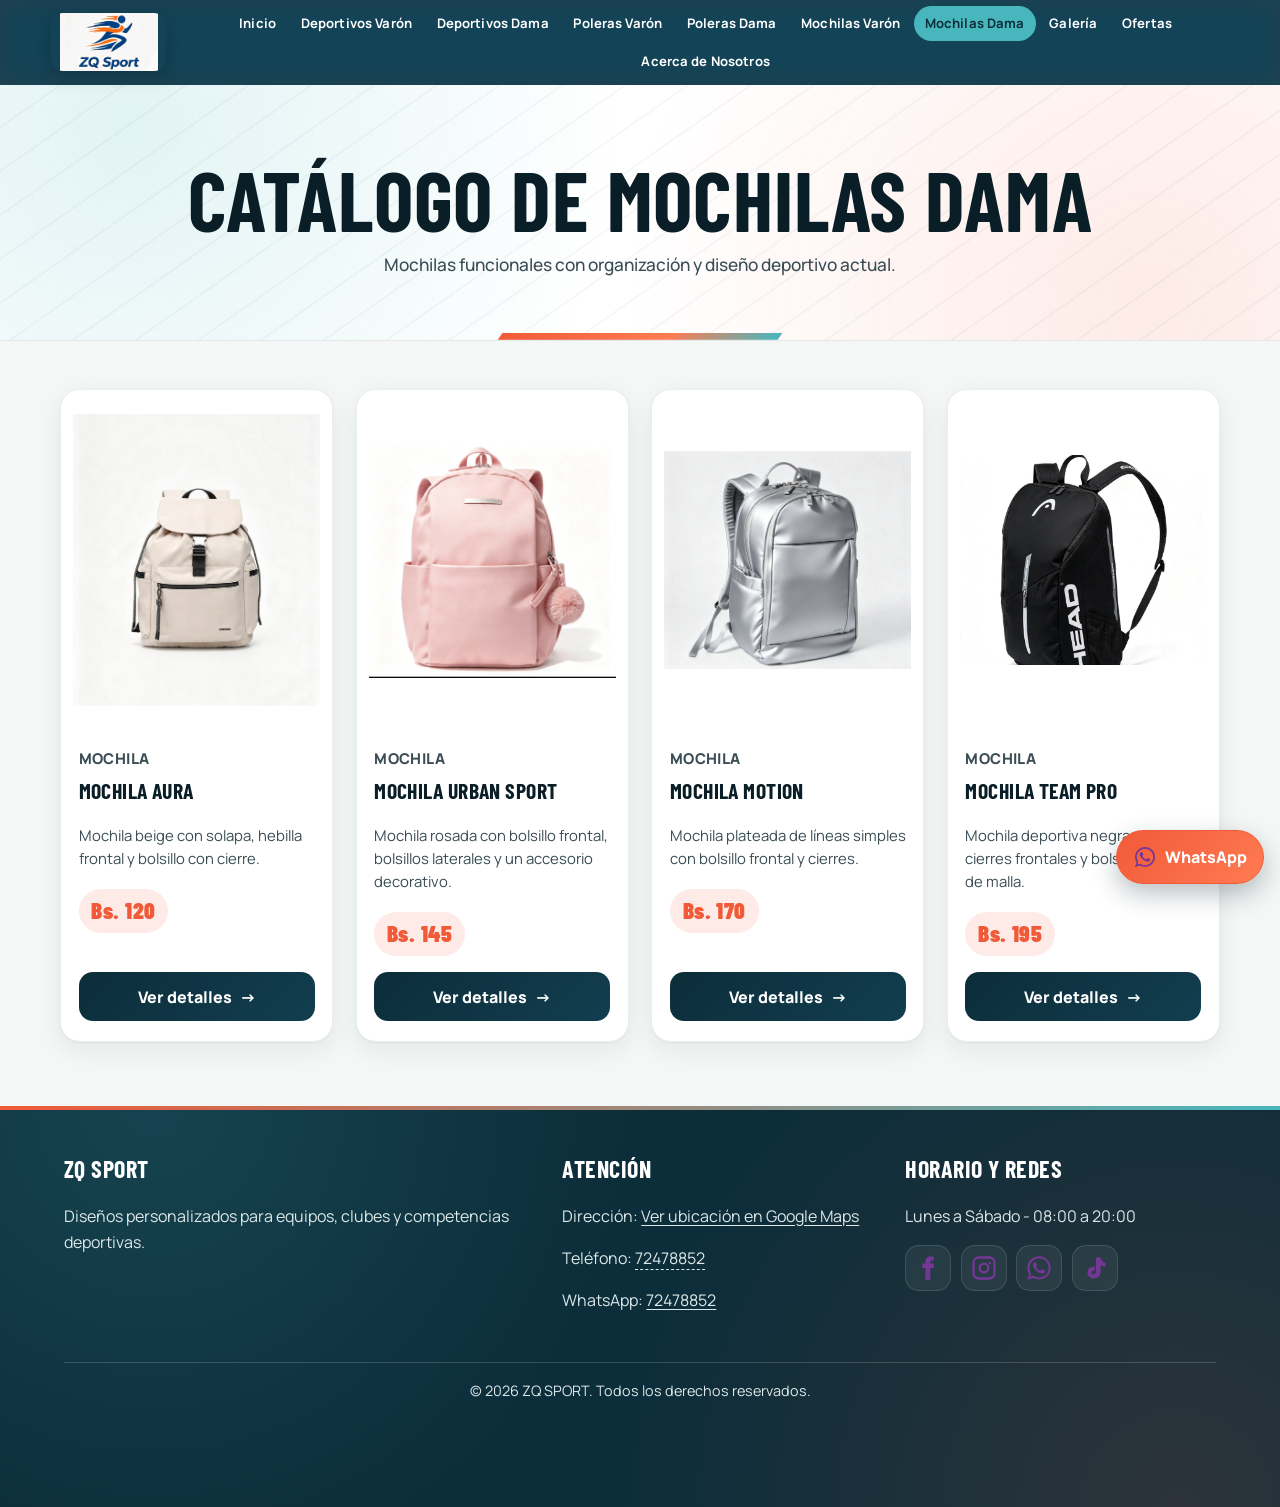
<file: mochilas-dama.html>
<!DOCTYPE html>
<html lang="es">

<head>
  <meta charset="UTF-8">
  <meta name="viewport" content="width=device-width, initial-scale=1.0">
  <meta name="description" content="Catalogo de Mochilas Dama de ZQ SPORT">
  <title>Mochilas Dama | ZQ SPORT</title>

    <style>
      :root {
        --primary: #F15A38;
        --secondary: #48B7BD;
        --brand-deep: #0C2D3A;
        --bg-main: #F4F7F6;
        --surface: #FFFFFF;
        --text-title: #091E26;
        --text-body: #3A4D54;
        --border: #E2EAE9;
        --white: #FFFFFF;
      }

      * {
        box-sizing: border-box;
      }

      body {
        padding-bottom: 5.5rem;
        margin: 0;
        background: var(--bg-main);
        color: var(--text-body);
        font-family: "Segoe UI", Arial, sans-serif;
      }

      img {
        display: block;
        max-width: 100%;
      }

      header {
        display: flex;
        align-items: center;
        flex-wrap: wrap;
        background: var(--brand-deep);
      }

      .topbar {
        display: flex;
        align-items: center;
        justify-content: flex-start;
        background: transparent;
        padding: .35rem 0 .35rem max(1rem, 4vw);
        flex: 0 0 auto;
      }

      .logo {
        width: clamp(86px, 9vw, 118px);
        height: auto;
        max-height: 58px;
        object-fit: contain;
      }

      .page-nav {
        display: flex;
        justify-content: center;
        align-items: center;
        flex: 1 1 auto;
        flex-wrap: wrap;
        gap: .3rem;
        background: transparent;
        padding: .35rem max(1rem, 4vw) .35rem 1rem;
      }

      .page-nav a {
        color: var(--white);
        padding: .45rem .6rem;
        border-bottom: 2px solid transparent;
        text-decoration: none;
        font-size: .84rem;
        font-weight: 700;
        transition: all .2s ease-in-out;
      }

      .page-nav a:hover,
      .page-nav a:focus-visible,
      .page-nav a.active {
        color: var(--secondary);
        border-color: var(--secondary);
      }

      .mobile-menu {
        display: none;
        flex: 1 1 auto;
        background: transparent;
        padding: .35rem max(1rem, 4vw) .35rem 1rem;
      }

      .mobile-menu summary {
        display: flex;
        align-items: center;
        justify-content: center;
        gap: .65rem;
        color: var(--white);
        background: var(--primary);
        border: 1px solid rgba(255, 255, 255, .18);
        border-radius: 6px;
        padding: .8rem 1rem;
        font-weight: 900;
        text-transform: uppercase;
        cursor: pointer;
        list-style: none;
      }

      .mobile-menu summary::-webkit-details-marker {
        display: none;
      }

      .hamburger-icon,
      .hamburger-icon::before,
      .hamburger-icon::after {
        display: block;
        width: 22px;
        height: 3px;
        background: var(--white);
        border-radius: 2px;
        content: "";
      }

      .hamburger-icon,
      .hamburger-icon::before,
      .hamburger-icon::after {
        transition: transform .2s ease-in-out, background-color .2s ease-in-out;
      }

      .hamburger-icon::before {
        transform: translateY(-7px);
      }

      .hamburger-icon::after {
        transform: translateY(4px);
      }

      .mobile-links {
        display: grid;
        gap: .45rem;
        padding-top: .75rem;
      }

      .mobile-links a {
        color: var(--white);
        background: rgba(12, 45, 58, .95);
        border: 1px solid rgba(255, 255, 255, .16);
        border-radius: 4px;
        padding: .75rem;
        text-align: center;
        text-decoration: none;
        font-weight: 800;
      }

      .mobile-links a.active,
      .mobile-links a:hover,
      .mobile-links a:focus-visible {
        color: var(--brand-deep);
        background: var(--secondary);
      }

      .page-header {
        flex-basis: 100%;
        position: relative;
        overflow: hidden;
        background: var(--surface);
        border-bottom: 1px solid var(--border);
        padding: 3.5rem max(1.25rem, 6vw) 3rem;
        text-align: center;
      }

      .page-header::after {
        content: "";
        position: absolute;
        left: 35%;
        bottom: 0;
        width: 30%;
        height: 7px;
        background: var(--primary);
        transform: skewX(-35deg);
      }

      h1,
      h2,
      h3 {
        font-family: "Arial Narrow", "Impact", "Segoe UI", sans-serif;
        text-transform: uppercase;
        letter-spacing: 1px;
      }

      .page-header h1 {
        margin: 0;
        color: var(--text-title);
        font-size: clamp(2.4rem, 6vw, 5rem);
        line-height: .95;
      }

      .page-header p {
        margin: 1rem auto 0;
        max-width: 760px;
        font-size: 1.08rem;
      }

      .catalog {
        max-width: 1200px;
        margin: auto;
        padding: 2.5rem 1.25rem 4rem;
      }

      .products-grid {
        display: grid;
        grid-template-columns: repeat(4, minmax(0, 1fr));
        gap: 1rem;
      }

      .product-card {
        display: flex;
        flex-direction: column;
        background: var(--surface);
        border: 1px solid var(--border);
        border-radius: 6px;
        overflow: hidden;
        box-shadow: 0 8px 25px rgba(9, 30, 38, .06);
        transition: transform .2s ease-in-out, box-shadow .2s ease-in-out, border-color .2s ease-in-out;
      }

      .product-card > img {
        width: 100%;
        aspect-ratio: 4 / 5;
        object-fit: contain;
        padding: .75rem;
        background: var(--surface);
      }

      .card-body {
        display: flex;
        flex: 1;
        flex-direction: column;
        padding: 1rem;
      }

      .product-kind {
        margin: 0 0 .55rem;
        color: var(--text-body);
        font-size: .8rem;
        font-weight: 800;
        text-transform: uppercase;
        letter-spacing: .4px;
      }

      .card-body h2 {
        margin: 0 0 .5rem;
        color: var(--text-title);
        font-size: 1.2rem;
      }

      .card-body p {
        line-height: 1.55;
      }

      .price {
        color: var(--primary);
        font-size: 1.35rem;
        font-weight: 900;
      }

      .btn-detail {
        display: block;
        margin-top: auto;
        background: var(--brand-deep);
        color: var(--white);
        padding: .8rem 1rem;
        border-radius: 6px;
        text-align: center;
        text-decoration: none;
        font-weight: 800;
        transition: all .2s ease-in-out;
      }

      .btn-detail:hover,
      .btn-detail:focus-visible {
        background: var(--secondary);
      }

      .product-modal {
        display: none;
        position: fixed;
        inset: 0;
        z-index: 100;
        overflow-y: auto;
        padding: 1rem;
        background: rgba(9, 30, 38, .94);
      }

      .product-modal:target {
        display: grid;
        justify-items: center;
        align-items: start;
      }

      .modal-card {
        min-width: 0;
        width: min(1100px, 100%);
        min-height: calc(100vh - 2rem);
        background: var(--surface);
        border: 2px solid var(--secondary);
        border-radius: 6px;
        padding: clamp(1rem, 3vw, 2.25rem);
      }

      .modal-close {
        padding: .75rem;
        border-radius: 6px;
        display: block;
        width: max-content;
        margin-left: auto;
        color: var(--brand-deep);
        text-decoration: none;
        font-weight: 900;
      }

      .modal-content {
        display: grid;
        grid-template-columns: 1.15fr 1fr;
        align-items: center;
        gap: clamp(1.25rem, 4vw, 3rem);
        margin-top: 1rem;
      }

      .modal-content img {
        width: 100%;
        max-height: 62vh;
        object-fit: contain;
        border-radius: 6px;
      }

      .modal-info h2 {
        margin-top: 0;
        color: var(--text-title);
        font-size: clamp(2rem, 4vw, 3.6rem);
      }

      .modal-info p {
        line-height: 1.65;
      }

      .btn-whatsapp {
        display: inline-block;
        margin-top: .75rem;
        background: var(--primary);
        color: var(--white);
        padding: .9rem 1.1rem;
        border-radius: 6px;
        text-decoration: none;
        font-weight: 800;
        transition: all .2s ease-in-out;
      }

      .btn-whatsapp:hover,
      .btn-whatsapp:focus-visible {
        background: var(--secondary);
        transform: scale(1.02);
      }

      .modal-navigation {
        display: flex;
        justify-content: space-between;
        gap: 1rem;
        margin-top: 1.5rem;
        padding-top: 1rem;
        border-top: 1px solid var(--border);
      }

      .modal-navigation a {
        display: grid;
        place-items: center;
        width: 52px;
        height: 46px;
        background: var(--brand-deep);
        color: var(--white);
        border-radius: 6px;
        text-decoration: none;
        font-size: 1.6rem;
        font-weight: 900;
        transition: background .2s ease-in-out;
      }

      .modal-navigation a:hover,
      .modal-navigation a:focus-visible {
        background: var(--secondary);
      }

      .site-footer {
        background: var(--brand-deep);
        color: var(--white);
        padding: 3rem max(1.25rem, 5vw) 1.25rem;
        border-top: 4px solid var(--primary);
      }

      .footer-grid {
        display: grid;
        grid-template-columns: 1.5fr 1fr 1fr;
        gap: 2rem;
        max-width: 1200px;
        margin: auto;
      }

      .site-footer h2 {
        margin-top: 0;
      }

      .site-footer p {
        color: #DCE7E8;
        line-height: 1.65;
      }

      .social {
        display: flex;
        gap: .55rem;
      }

      .social img {
        width: 36px;
        height: 36px;
      }

      .copy {
        max-width: 1200px;
        margin: 2rem auto 0;
        padding-top: 1rem;
        border-top: 1px solid rgba(255, 255, 255, .16);
        text-align: center;
        font-size: .9rem;
      }

      @media (max-width: 1000px) {
        .products-grid {
          grid-template-columns: repeat(2, 1fr);
        }

      }

      @media (max-width: 700px) {
        .page-nav {
          display: none;
        }

        .mobile-menu {
          display: block;
        }

        .products-grid,
        .footer-grid,
        .modal-content {
          grid-template-columns: 1fr;
        }

        .modal-card {
          min-height: calc(100vh - 1rem);
        }

        .modal-content img {
          max-height: 36vh;
        }

      }

      @media (prefers-reduced-motion: reduce) {
        html {
          scroll-behavior: auto;
        }

        *,
        *::before,
        *::after {
          transition: none !important;
        }

      }

      @keyframes entrada-suave {
        from {
          opacity: 0;
          transform: translateY(14px);
        }

        to {
          opacity: 1;
          transform: translateY(0);
        }

      }

      .page-header h1 {
        animation: entrada-suave .45s ease-out both;
      }

      html {
        scroll-behavior: smooth;
      }

      a:focus-visible,
      summary:focus-visible {
        outline: 3px solid var(--secondary);
        outline-offset: 4px;
      }

      .mobile-links a,
      .mobile-menu > summary,
      .page-nav a,
      .social a {
        transition: background-color .2s ease-in-out, color .2s ease-in-out, transform .2s ease-in-out;
      }

      .mobile-menu[open] > summary .hamburger-icon {
        background: transparent;
      }

      .mobile-menu[open] > summary .hamburger-icon::before {
        transform: rotate(45deg);
      }

      .mobile-menu[open] > summary .hamburger-icon::after {
        transform: translateY(-3px) rotate(-45deg);
      }

      .mobile-menu[open] .mobile-links {
        animation: entrada-suave .2s ease-out;
      }

      .product-card:hover,
      .product-card:focus-within {
        border-color: var(--secondary);
        transform: translateY(-4px) scale(1.02);
        box-shadow: 0 14px 32px rgba(9, 30, 38, .12);
      }

      .product-modal:target .modal-card {
        animation: entrada-suave .25s ease-out;
      }

      body:has(.product-modal:target) {
        overflow: hidden;
      }

      body:has(.product-modal:target) > header,
      body:has(.product-modal:target) .products-grid,
      body:has(.product-modal:target) > footer,
      body:has(.product-modal:target) > .quick-actions {
        visibility: hidden;
      }

      .modal-close:hover,
      .modal-navigation a:focus-visible {
        background: var(--secondary);
      }

      .quick-actions {
        position: fixed;
        right: max(1rem, env(safe-area-inset-right));
        bottom: max(1rem, env(safe-area-inset-bottom));
        z-index: 30;
        display: flex;
        align-items: center;
        gap: .5rem;
      }

      .quick-actions a {
        display: inline-flex;
        align-items: center;
        justify-content: center;
        gap: .5rem;
        min-height: 48px;
        padding: .75rem 1rem;
        color: var(--white);
        background: var(--brand-deep);
        border: 1px solid var(--secondary);
        border-radius: 6px;
        text-decoration: none;
        font-weight: 800;
        box-shadow: 0 6px 20px rgba(9, 30, 38, .2);
        transition: transform .2s ease-in-out, background-color .2s ease-in-out;
      }

      .quick-actions .quick-whatsapp {
        background: var(--primary);
        border-color: var(--primary);
      }

      .quick-actions img {
        width: 24px;
        height: 24px;
      }

      .quick-actions a:hover {
        background: var(--secondary);
        transform: translateY(-3px);
      }

      .btn-detail:active,
      .btn-whatsapp:active,
      .quick-actions a:active {
        transform: scale(.98);
      }

      footer a {
        color: inherit;
        text-underline-offset: 3px;
      }

      footer a:hover {
        color: var(--secondary);
      }

      .page-header,
      .card-body,
      .modal-info {
        min-width: 0;
        overflow-wrap: anywhere;
      }

      @media (max-width: 700px) {
        .mobile-menu {
          flex: 1 1 calc(100% - 120px);
          min-width: 0;
        }

        .mobile-menu[open] {
          flex-basis: 100%;
        }

        .page-header h1 {
          font-size: clamp(2rem, 9vw, 3.5rem);
        }

      }

      @media (prefers-reduced-motion: reduce) {
        html {
          scroll-behavior: auto;
        }

        *,
        *::before,
        *::after {
          animation: none !important;
          transition: none !important;
        }

        .product-card:hover,
        .product-card:focus-within {
          transform: none;
        }

      }
    </style>

    <meta name="theme-color" content="#0C2D3A">
    <link rel="preconnect" href="https://fonts.googleapis.com">
    <link rel="preconnect" href="https://fonts.gstatic.com" crossorigin>
    <link rel="stylesheet" href="https://fonts.googleapis.com/css2?family=Barlow+Condensed:wght@600;700;800&family=Manrope:wght@400;500;600;700;800&display=swap">
    <link rel="stylesheet" href="assets/css/dinamico.css">

<script>
document.documentElement.classList.add('zq-js');
</script>

<script src="assets/js/dinamico.js" defer></script>

  </head>

<body id="inicio">

  <header>
    <div class="topbar">
      <a href="index.html"><img class="logo" src="assets/img/logo-tienda.png" alt="ZQ SPORT"></a>
    </div>

    <nav class="page-nav" aria-label="Navegacion principal">
      <a href="index.html">Inicio</a>
      <a href="deportivos-varon.html">Deportivos Var&oacute;n</a>
      <a href="deportivos-dama.html">Deportivos Dama</a>
      <a href="poleras-varon.html">Poleras Var&oacute;n</a>
      <a href="poleras-dama.html">Poleras Dama</a>
      <a href="mochilas-varon.html">Mochilas Var&oacute;n</a>
      <a class="active" aria-current="page" href="mochilas-dama.html">Mochilas Dama</a>
      <a href="galeria.html">Galer&iacute;a</a>
      <a href="ofertas.html">Ofertas</a>
      <a href="nosotros.html">Acerca de Nosotros</a>
    </nav>

      <details class="mobile-menu">
        <summary>
          <span class="hamburger-icon" aria-hidden="true"></span>
          Menu
        </summary>

        <div class="mobile-links">
        <a href="index.html">Inicio</a>
        <a href="deportivos-varon.html">Deportivos Var&oacute;n</a>
        <a href="deportivos-dama.html">Deportivos Dama</a>
        <a href="poleras-varon.html">Poleras Var&oacute;n</a>
        <a href="poleras-dama.html">Poleras Dama</a>
        <a href="mochilas-varon.html">Mochilas Var&oacute;n</a>
        <a class="active" aria-current="page" href="mochilas-dama.html">Mochilas Dama</a>
        <a href="galeria.html">Galer&iacute;a</a>
        <a href="ofertas.html">Ofertas</a>
        <a href="nosotros.html">Acerca de Nosotros</a>
        </div>
      </details>

  </header>

  <div class="page-header">
      <h1>Cat&aacute;logo de Mochilas Dama</h1>
      <p>Mochilas funcionales con organizaci&oacute;n y dise&ntilde;o deportivo actual.</p>
    </div>

  <main class="catalog">

    <section class="products-grid" aria-label="Productos de mochilas dama">

      <article id="producto-1" class="product-card">

        <img
          src="assets/img/mochila-aura.jpeg"
          alt="Mochila Aura: Mochila beige con solapa, hebilla frontal y bolsillo con cierre."
          loading="lazy"
          decoding="async">
        <div class="card-body">
          <p class="product-kind">Mochila</p>
          <h2>Mochila Aura</h2>
          <p>Mochila beige con solapa, hebilla frontal y bolsillo con cierre.</p>
          <p class="price">Bs. 120</p>

          <a class="btn-detail" href="#detalle-1">Ver detalles</a>
        </div>
      </article>

      <article id="producto-2" class="product-card">

        <img
          src="assets/img/movjila-urban-sport.jpeg"
          alt="Mochila Urban Sport: Mochila rosada con bolsillo frontal, bolsillos laterales y un accesorio decorativo."
          loading="lazy"
          decoding="async">
        <div class="card-body">
          <p class="product-kind">Mochila</p>
          <h2>Mochila Urban Sport</h2>
          <p>Mochila rosada con bolsillo frontal, bolsillos laterales y un accesorio decorativo.</p>
          <p class="price">Bs. 145</p>

          <a class="btn-detail" href="#detalle-2">Ver detalles</a>
        </div>
      </article>

      <article id="producto-3" class="product-card">

        <img
          src="assets/img/mochila-motion.jpeg"
          alt="Mochila Motion: Mochila plateada de líneas simples con bolsillo frontal y cierres."
          loading="lazy"
          decoding="async">
        <div class="card-body">
          <p class="product-kind">Mochila</p>
          <h2>Mochila Motion</h2>
          <p>Mochila plateada de líneas simples con bolsillo frontal y cierres.</p>
          <p class="price">Bs. 170</p>

          <a class="btn-detail" href="#detalle-3">Ver detalles</a>
        </div>
      </article>

      <article id="producto-4" class="product-card">

        <img
          src="assets/img/mochila-team-pro.jpeg"
          alt="Mochila Team Pro: Mochila deportiva negra con cierres frontales y bolsillo lateral de malla."
          loading="lazy"
          decoding="async">
        <div class="card-body">
          <p class="product-kind">Mochila</p>
          <h2>Mochila Team Pro</h2>
          <p>Mochila deportiva negra con cierres frontales y bolsillo lateral de malla.</p>
          <p class="price">Bs. 195</p>

          <a class="btn-detail" href="#detalle-4">Ver detalles</a>
        </div>
      </article>
    </section>

    <section id="detalle-1" class="product-modal" aria-labelledby="titulo-detalle-1">
      <article class="modal-card">

        <a class="modal-close" href="#producto-1" aria-label="Cerrar detalle de Mochila Aura">&times; Cerrar</a>
        <div class="modal-content">

          <img
            src="assets/img/mochila-aura.jpeg"
            alt="Mochila Aura en vista completa"
            loading="lazy"
            decoding="async">
          <div class="modal-info">
            <p class="product-kind">Mochila</p>
            <h2 id="titulo-detalle-1">Mochila Aura</h2>
            <p>Mochila beige con solapa, hebilla frontal y bolsillo con cierre.</p>
            <p><strong>Medidas y capacidad:</strong> Consulta las opciones por WhatsApp.</p>
            <p><strong>Colores de la imagen:</strong> Beige y negro</p>
            <p class="price">Bs. 120</p>

            <a class="btn-whatsapp" href="https://wa.me/59172478852?text=Hola%2C%20quiero%20reservar%20el%20producto%3A%20Mochila%20Aura.%20Color%3A%20__.%20Cantidad%3A%20__.">Comprar / Reservar por WhatsApp</a>
          </div>
        </div>

        <nav class="modal-navigation" aria-label="Cambiar de producto">
          <a href="#detalle-4" aria-label="Producto anterior">&lt;</a>
          <a href="#detalle-2" aria-label="Producto siguiente">&gt;</a>
        </nav>
      </article>
    </section>

    <section id="detalle-2" class="product-modal" aria-labelledby="titulo-detalle-2">
      <article class="modal-card">

        <a class="modal-close" href="#producto-2" aria-label="Cerrar detalle de Mochila Urban Sport">&times; Cerrar</a>
        <div class="modal-content">

          <img
            src="assets/img/movjila-urban-sport.jpeg"
            alt="Mochila Urban Sport en vista completa"
            loading="lazy"
            decoding="async">
          <div class="modal-info">
            <p class="product-kind">Mochila</p>
            <h2 id="titulo-detalle-2">Mochila Urban Sport</h2>
            <p>Mochila rosada con bolsillo frontal, bolsillos laterales y un accesorio decorativo.</p>
            <p><strong>Medidas y capacidad:</strong> Consulta las opciones por WhatsApp.</p>
            <p><strong>Colores de la imagen:</strong> Rosado</p>
            <p class="price">Bs. 145</p>

            <a class="btn-whatsapp" href="https://wa.me/59172478852?text=Hola%2C%20quiero%20reservar%20el%20producto%3A%20Mochila%20Urban%20Sport.%20Color%3A%20__.%20Cantidad%3A%20__.">Comprar / Reservar por WhatsApp</a>
          </div>
        </div>

        <nav class="modal-navigation" aria-label="Cambiar de producto">
          <a href="#detalle-1" aria-label="Producto anterior">&lt;</a>
          <a href="#detalle-3" aria-label="Producto siguiente">&gt;</a>
        </nav>
      </article>
    </section>

    <section id="detalle-3" class="product-modal" aria-labelledby="titulo-detalle-3">
      <article class="modal-card">

        <a class="modal-close" href="#producto-3" aria-label="Cerrar detalle de Mochila Motion">&times; Cerrar</a>
        <div class="modal-content">

          <img
            src="assets/img/mochila-motion.jpeg"
            alt="Mochila Motion en vista completa"
            loading="lazy"
            decoding="async">
          <div class="modal-info">
            <p class="product-kind">Mochila</p>
            <h2 id="titulo-detalle-3">Mochila Motion</h2>
            <p>Mochila plateada de líneas simples con bolsillo frontal y cierres.</p>
            <p><strong>Medidas y capacidad:</strong> Consulta las opciones por WhatsApp.</p>
            <p><strong>Colores de la imagen:</strong> Plateado</p>
            <p class="price">Bs. 170</p>

            <a class="btn-whatsapp" href="https://wa.me/59172478852?text=Hola%2C%20quiero%20reservar%20el%20producto%3A%20Mochila%20Motion.%20Color%3A%20__.%20Cantidad%3A%20__.">Comprar / Reservar por WhatsApp</a>
          </div>
        </div>

        <nav class="modal-navigation" aria-label="Cambiar de producto">
          <a href="#detalle-2" aria-label="Producto anterior">&lt;</a>
          <a href="#detalle-4" aria-label="Producto siguiente">&gt;</a>
        </nav>
      </article>
    </section>

    <section id="detalle-4" class="product-modal" aria-labelledby="titulo-detalle-4">
      <article class="modal-card">

        <a class="modal-close" href="#producto-4" aria-label="Cerrar detalle de Mochila Team Pro">&times; Cerrar</a>
        <div class="modal-content">

          <img
            src="assets/img/mochila-team-pro.jpeg"
            alt="Mochila Team Pro en vista completa"
            loading="lazy"
            decoding="async">
          <div class="modal-info">
            <p class="product-kind">Mochila</p>
            <h2 id="titulo-detalle-4">Mochila Team Pro</h2>
            <p>Mochila deportiva negra con cierres frontales y bolsillo lateral de malla.</p>
            <p><strong>Medidas y capacidad:</strong> Consulta las opciones por WhatsApp.</p>
            <p><strong>Colores de la imagen:</strong> Negro y blanco</p>
            <p class="price">Bs. 195</p>

            <a class="btn-whatsapp" href="https://wa.me/59172478852?text=Hola%2C%20quiero%20reservar%20el%20producto%3A%20Mochila%20Team%20Pro.%20Color%3A%20__.%20Cantidad%3A%20__.">Comprar / Reservar por WhatsApp</a>
          </div>
        </div>

        <nav class="modal-navigation" aria-label="Cambiar de producto">
          <a href="#detalle-3" aria-label="Producto anterior">&lt;</a>
          <a href="#detalle-1" aria-label="Producto siguiente">&gt;</a>
        </nav>
      </article>
    </section>
  </main>

    <footer class="site-footer">
      <div class="footer-grid">
        <section>
          <h2>ZQ SPORT</h2>
          <p>Dise&ntilde;os personalizados para equipos, clubes y competencias deportivas.</p>
        </section>
        <section>
          <h2>Atenci&oacute;n</h2>

          <p>Direcci&oacute;n: <a href="https://www.google.com/maps/search/?api=1&amp;query=-17.970611%2C-67.069306" target="_blank" rel="noopener noreferrer">Ver ubicación en Google Maps</a></p>
          <p>Tel&eacute;fono: <a href="tel:+59172478852">72478852</a></p>
          <p>WhatsApp: <a href="https://wa.me/59172478852?text=Hola%2C%20quiero%20informaci%C3%B3n%20sobre%20los%20productos%20de%20ZQ%20SPORT.">72478852</a></p>
        </section>
        <section>
          <h2>Horario y redes</h2>
          <p>Lunes a S&aacute;bado - 08:00 a 20:00</p>
          <div class="social">
            <a href="#" aria-label="Facebook"><img src="assets/icons/facebook.svg" alt=""></a>
            <a href="#" aria-label="Instagram"><img src="assets/icons/instagram.svg" alt=""></a>
            <a href="https://wa.me/59172478852?text=Hola%2C%20quiero%20informaci%C3%B3n%20sobre%20los%20productos%20de%20ZQ%20SPORT." aria-label="Escribir a ZQ SPORT por WhatsApp"><img src="assets/icons/whatsapp.svg" alt=""></a>
            <a href="#" aria-label="TikTok"><img src="assets/icons/tiktok.svg" alt=""></a>
          </div>
        </section>
      </div>
      <p class="copy">&copy; 2026 ZQ SPORT. Todos los derechos reservados.</p>
    </footer>

    <nav class="quick-actions" aria-label="Accesos rápidos">
      <a href="#inicio" aria-label="Volver al inicio de la página" title="Volver arriba">&uarr;</a>
      <a class="quick-whatsapp" href="https://wa.me/59172478852?text=Hola%2C%20quiero%20informaci%C3%B3n%20sobre%20los%20productos%20de%20ZQ%20SPORT." aria-label="Consultar con ZQ SPORT por WhatsApp">
        <img src="assets/icons/whatsapp.svg" alt="">
        WhatsApp
      </a>
    </nav>
  </body>
</html>
</file>
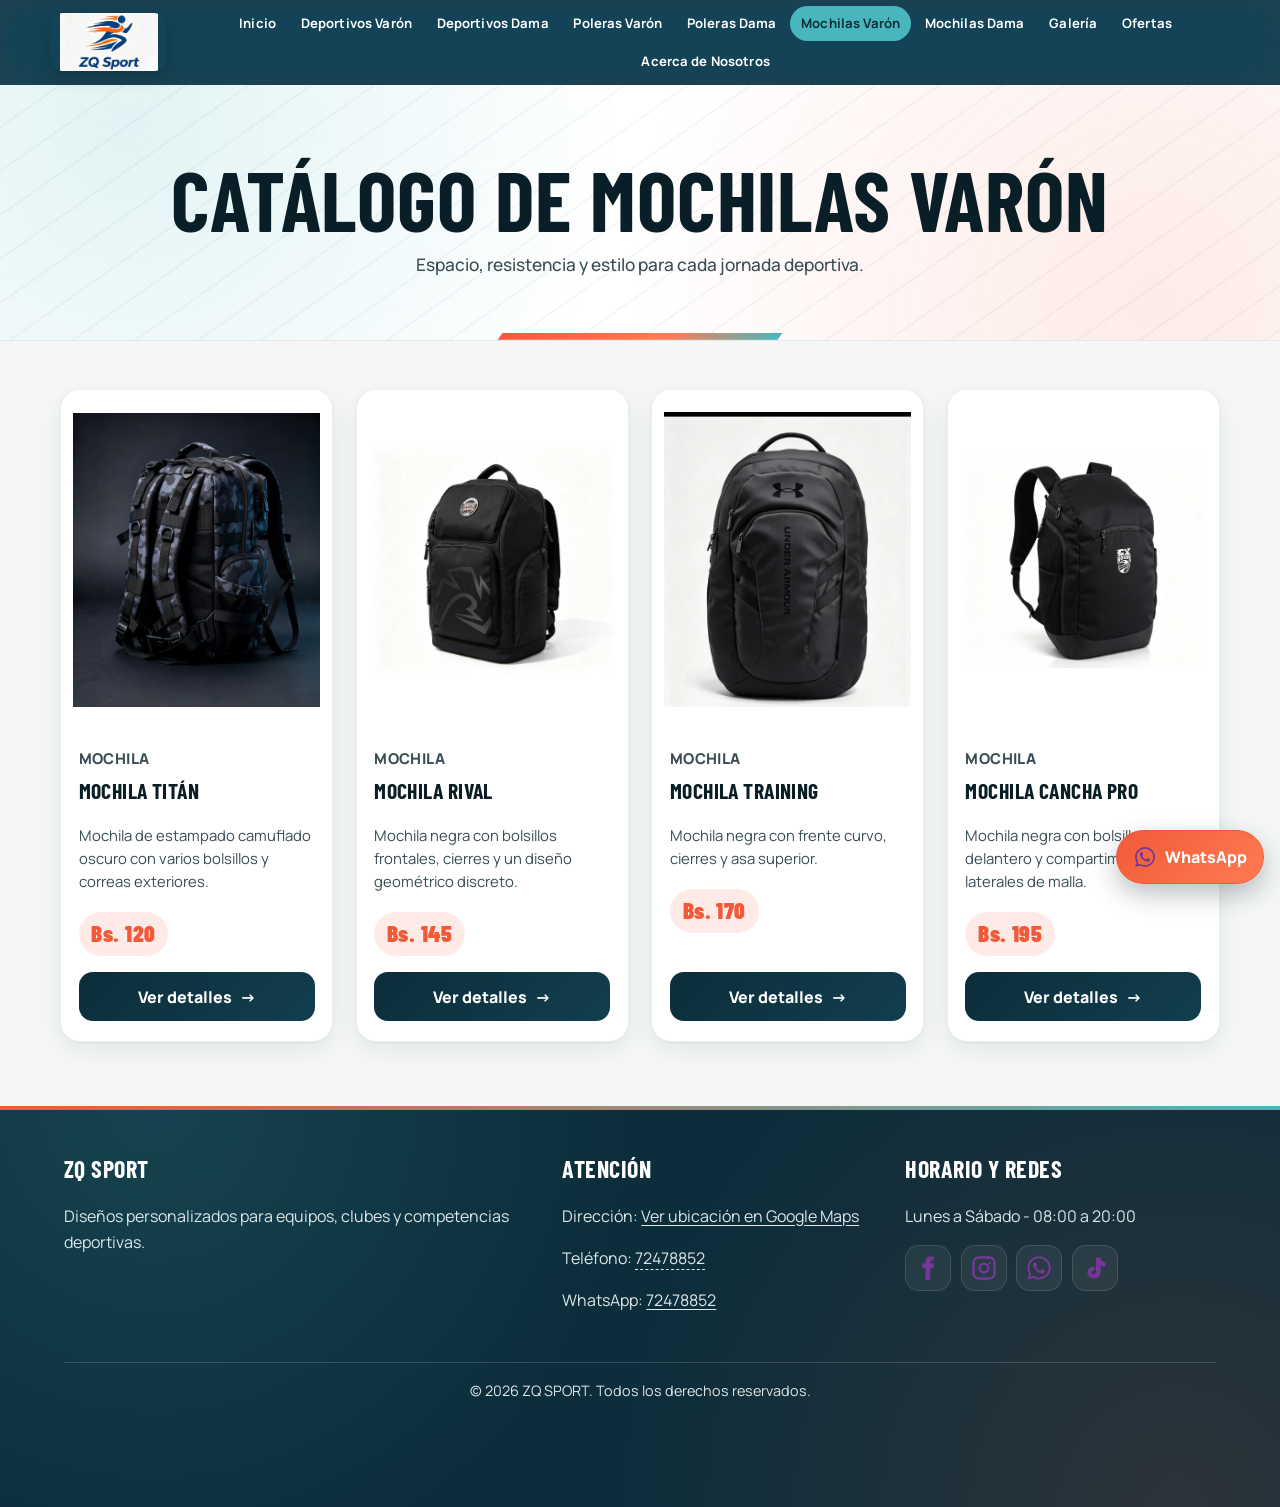
<file: mochilas-varon.html>
<!DOCTYPE html>
<html lang="es">

<head>
  <meta charset="UTF-8">
  <meta name="viewport" content="width=device-width, initial-scale=1.0">
  <meta name="description" content="Catalogo de Mochilas Var&oacute;n de ZQ SPORT">
  <title>Mochilas Var&oacute;n | ZQ SPORT</title>

    <style>
      :root {
        --primary: #F15A38;
        --secondary: #48B7BD;
        --brand-deep: #0C2D3A;
        --bg-main: #F4F7F6;
        --surface: #FFFFFF;
        --text-title: #091E26;
        --text-body: #3A4D54;
        --border: #E2EAE9;
        --white: #FFFFFF;
      }

      * {
        box-sizing: border-box;
      }

      body {
        padding-bottom: 5.5rem;
        margin: 0;
        background: var(--bg-main);
        color: var(--text-body);
        font-family: "Segoe UI", Arial, sans-serif;
      }

      img {
        display: block;
        max-width: 100%;
      }

      header {
        display: flex;
        align-items: center;
        flex-wrap: wrap;
        background: var(--brand-deep);
      }

      .topbar {
        display: flex;
        align-items: center;
        justify-content: flex-start;
        background: transparent;
        padding: .35rem 0 .35rem max(1rem, 4vw);
        flex: 0 0 auto;
      }

      .logo {
        width: clamp(86px, 9vw, 118px);
        height: auto;
        max-height: 58px;
        object-fit: contain;
      }

      .page-nav {
        display: flex;
        justify-content: center;
        align-items: center;
        flex: 1 1 auto;
        flex-wrap: wrap;
        gap: .3rem;
        background: transparent;
        padding: .35rem max(1rem, 4vw) .35rem 1rem;
      }

      .page-nav a {
        color: var(--white);
        padding: .45rem .6rem;
        border-bottom: 2px solid transparent;
        text-decoration: none;
        font-size: .84rem;
        font-weight: 700;
        transition: all .2s ease-in-out;
      }

      .page-nav a:hover,
      .page-nav a:focus-visible,
      .page-nav a.active {
        color: var(--secondary);
        border-color: var(--secondary);
      }

      .mobile-menu {
        display: none;
        flex: 1 1 auto;
        background: transparent;
        padding: .35rem max(1rem, 4vw) .35rem 1rem;
      }

      .mobile-menu summary {
        display: flex;
        align-items: center;
        justify-content: center;
        gap: .65rem;
        color: var(--white);
        background: var(--primary);
        border: 1px solid rgba(255, 255, 255, .18);
        border-radius: 6px;
        padding: .8rem 1rem;
        font-weight: 900;
        text-transform: uppercase;
        cursor: pointer;
        list-style: none;
      }

      .mobile-menu summary::-webkit-details-marker {
        display: none;
      }

      .hamburger-icon,
      .hamburger-icon::before,
      .hamburger-icon::after {
        display: block;
        width: 22px;
        height: 3px;
        background: var(--white);
        border-radius: 2px;
        content: "";
      }

      .hamburger-icon,
      .hamburger-icon::before,
      .hamburger-icon::after {
        transition: transform .2s ease-in-out, background-color .2s ease-in-out;
      }

      .hamburger-icon::before {
        transform: translateY(-7px);
      }

      .hamburger-icon::after {
        transform: translateY(4px);
      }

      .mobile-links {
        display: grid;
        gap: .45rem;
        padding-top: .75rem;
      }

      .mobile-links a {
        color: var(--white);
        background: rgba(12, 45, 58, .95);
        border: 1px solid rgba(255, 255, 255, .16);
        border-radius: 4px;
        padding: .75rem;
        text-align: center;
        text-decoration: none;
        font-weight: 800;
      }

      .mobile-links a.active,
      .mobile-links a:hover,
      .mobile-links a:focus-visible {
        color: var(--brand-deep);
        background: var(--secondary);
      }

      .page-header {
        flex-basis: 100%;
        position: relative;
        overflow: hidden;
        background: var(--surface);
        border-bottom: 1px solid var(--border);
        padding: 3.5rem max(1.25rem, 6vw) 3rem;
        text-align: center;
      }

      .page-header::after {
        content: "";
        position: absolute;
        left: 35%;
        bottom: 0;
        width: 30%;
        height: 7px;
        background: var(--primary);
        transform: skewX(-35deg);
      }

      h1,
      h2,
      h3 {
        font-family: "Arial Narrow", "Impact", "Segoe UI", sans-serif;
        text-transform: uppercase;
        letter-spacing: 1px;
      }

      .page-header h1 {
        margin: 0;
        color: var(--text-title);
        font-size: clamp(2.4rem, 6vw, 5rem);
        line-height: .95;
      }

      .page-header p {
        margin: 1rem auto 0;
        max-width: 760px;
        font-size: 1.08rem;
      }

      .catalog {
        max-width: 1200px;
        margin: auto;
        padding: 2.5rem 1.25rem 4rem;
      }

      .products-grid {
        display: grid;
        grid-template-columns: repeat(4, minmax(0, 1fr));
        gap: 1rem;
      }

      .product-card {
        display: flex;
        flex-direction: column;
        background: var(--surface);
        border: 1px solid var(--border);
        border-radius: 6px;
        overflow: hidden;
        box-shadow: 0 8px 25px rgba(9, 30, 38, .06);
        transition: transform .2s ease-in-out, box-shadow .2s ease-in-out, border-color .2s ease-in-out;
      }

      .product-card > img {
        width: 100%;
        aspect-ratio: 4 / 5;
        object-fit: contain;
        padding: .75rem;
        background: var(--surface);
      }

      .card-body {
        display: flex;
        flex: 1;
        flex-direction: column;
        padding: 1rem;
      }

      .product-kind {
        margin: 0 0 .55rem;
        color: var(--text-body);
        font-size: .8rem;
        font-weight: 800;
        text-transform: uppercase;
        letter-spacing: .4px;
      }

      .card-body h2 {
        margin: 0 0 .5rem;
        color: var(--text-title);
        font-size: 1.2rem;
      }

      .card-body p {
        line-height: 1.55;
      }

      .price {
        color: var(--primary);
        font-size: 1.35rem;
        font-weight: 900;
      }

      .btn-detail {
        display: block;
        margin-top: auto;
        background: var(--brand-deep);
        color: var(--white);
        padding: .8rem 1rem;
        border-radius: 6px;
        text-align: center;
        text-decoration: none;
        font-weight: 800;
        transition: all .2s ease-in-out;
      }

      .btn-detail:hover,
      .btn-detail:focus-visible {
        background: var(--secondary);
      }

      .product-modal {
        display: none;
        position: fixed;
        inset: 0;
        z-index: 100;
        overflow-y: auto;
        padding: 1rem;
        background: rgba(9, 30, 38, .94);
      }

      .product-modal:target {
        display: grid;
        justify-items: center;
        align-items: start;
      }

      .modal-card {
        min-width: 0;
        width: min(1100px, 100%);
        min-height: calc(100vh - 2rem);
        background: var(--surface);
        border: 2px solid var(--secondary);
        border-radius: 6px;
        padding: clamp(1rem, 3vw, 2.25rem);
      }

      .modal-close {
        padding: .75rem;
        border-radius: 6px;
        display: block;
        width: max-content;
        margin-left: auto;
        color: var(--brand-deep);
        text-decoration: none;
        font-weight: 900;
      }

      .modal-content {
        display: grid;
        grid-template-columns: 1.15fr 1fr;
        align-items: center;
        gap: clamp(1.25rem, 4vw, 3rem);
        margin-top: 1rem;
      }

      .modal-content img {
        width: 100%;
        max-height: 62vh;
        object-fit: contain;
        border-radius: 6px;
      }

      .modal-info h2 {
        margin-top: 0;
        color: var(--text-title);
        font-size: clamp(2rem, 4vw, 3.6rem);
      }

      .modal-info p {
        line-height: 1.65;
      }

      .btn-whatsapp {
        display: inline-block;
        margin-top: .75rem;
        background: var(--primary);
        color: var(--white);
        padding: .9rem 1.1rem;
        border-radius: 6px;
        text-decoration: none;
        font-weight: 800;
        transition: all .2s ease-in-out;
      }

      .btn-whatsapp:hover,
      .btn-whatsapp:focus-visible {
        background: var(--secondary);
        transform: scale(1.02);
      }

      .modal-navigation {
        display: flex;
        justify-content: space-between;
        gap: 1rem;
        margin-top: 1.5rem;
        padding-top: 1rem;
        border-top: 1px solid var(--border);
      }

      .modal-navigation a {
        display: grid;
        place-items: center;
        width: 52px;
        height: 46px;
        background: var(--brand-deep);
        color: var(--white);
        border-radius: 6px;
        text-decoration: none;
        font-size: 1.6rem;
        font-weight: 900;
        transition: background .2s ease-in-out;
      }

      .modal-navigation a:hover,
      .modal-navigation a:focus-visible {
        background: var(--secondary);
      }

      .site-footer {
        background: var(--brand-deep);
        color: var(--white);
        padding: 3rem max(1.25rem, 5vw) 1.25rem;
        border-top: 4px solid var(--primary);
      }

      .footer-grid {
        display: grid;
        grid-template-columns: 1.5fr 1fr 1fr;
        gap: 2rem;
        max-width: 1200px;
        margin: auto;
      }

      .site-footer h2 {
        margin-top: 0;
      }

      .site-footer p {
        color: #DCE7E8;
        line-height: 1.65;
      }

      .social {
        display: flex;
        gap: .55rem;
      }

      .social img {
        width: 36px;
        height: 36px;
      }

      .copy {
        max-width: 1200px;
        margin: 2rem auto 0;
        padding-top: 1rem;
        border-top: 1px solid rgba(255, 255, 255, .16);
        text-align: center;
        font-size: .9rem;
      }

      @media (max-width: 1000px) {
        .products-grid {
          grid-template-columns: repeat(2, 1fr);
        }

      }

      @media (max-width: 700px) {
        .page-nav {
          display: none;
        }

        .mobile-menu {
          display: block;
        }

        .products-grid,
        .footer-grid,
        .modal-content {
          grid-template-columns: 1fr;
        }

        .modal-card {
          min-height: calc(100vh - 1rem);
        }

        .modal-content img {
          max-height: 36vh;
        }

      }

      @media (prefers-reduced-motion: reduce) {
        html {
          scroll-behavior: auto;
        }

        *,
        *::before,
        *::after {
          transition: none !important;
        }

      }

      @keyframes entrada-suave {
        from {
          opacity: 0;
          transform: translateY(14px);
        }

        to {
          opacity: 1;
          transform: translateY(0);
        }

      }

      .page-header h1 {
        animation: entrada-suave .45s ease-out both;
      }

      html {
        scroll-behavior: smooth;
      }

      a:focus-visible,
      summary:focus-visible {
        outline: 3px solid var(--secondary);
        outline-offset: 4px;
      }

      .mobile-links a,
      .mobile-menu > summary,
      .page-nav a,
      .social a {
        transition: background-color .2s ease-in-out, color .2s ease-in-out, transform .2s ease-in-out;
      }

      .mobile-menu[open] > summary .hamburger-icon {
        background: transparent;
      }

      .mobile-menu[open] > summary .hamburger-icon::before {
        transform: rotate(45deg);
      }

      .mobile-menu[open] > summary .hamburger-icon::after {
        transform: translateY(-3px) rotate(-45deg);
      }

      .mobile-menu[open] .mobile-links {
        animation: entrada-suave .2s ease-out;
      }

      .product-card:hover,
      .product-card:focus-within {
        border-color: var(--secondary);
        transform: translateY(-4px) scale(1.02);
        box-shadow: 0 14px 32px rgba(9, 30, 38, .12);
      }

      .product-modal:target .modal-card {
        animation: entrada-suave .25s ease-out;
      }

      body:has(.product-modal:target) {
        overflow: hidden;
      }

      body:has(.product-modal:target) > header,
      body:has(.product-modal:target) .products-grid,
      body:has(.product-modal:target) > footer,
      body:has(.product-modal:target) > .quick-actions {
        visibility: hidden;
      }

      .modal-close:hover,
      .modal-navigation a:focus-visible {
        background: var(--secondary);
      }

      .quick-actions {
        position: fixed;
        right: max(1rem, env(safe-area-inset-right));
        bottom: max(1rem, env(safe-area-inset-bottom));
        z-index: 30;
        display: flex;
        align-items: center;
        gap: .5rem;
      }

      .quick-actions a {
        display: inline-flex;
        align-items: center;
        justify-content: center;
        gap: .5rem;
        min-height: 48px;
        padding: .75rem 1rem;
        color: var(--white);
        background: var(--brand-deep);
        border: 1px solid var(--secondary);
        border-radius: 6px;
        text-decoration: none;
        font-weight: 800;
        box-shadow: 0 6px 20px rgba(9, 30, 38, .2);
        transition: transform .2s ease-in-out, background-color .2s ease-in-out;
      }

      .quick-actions .quick-whatsapp {
        background: var(--primary);
        border-color: var(--primary);
      }

      .quick-actions img {
        width: 24px;
        height: 24px;
      }

      .quick-actions a:hover {
        background: var(--secondary);
        transform: translateY(-3px);
      }

      .btn-detail:active,
      .btn-whatsapp:active,
      .quick-actions a:active {
        transform: scale(.98);
      }

      footer a {
        color: inherit;
        text-underline-offset: 3px;
      }

      footer a:hover {
        color: var(--secondary);
      }

      .page-header,
      .card-body,
      .modal-info {
        min-width: 0;
        overflow-wrap: anywhere;
      }

      @media (max-width: 700px) {
        .mobile-menu {
          flex: 1 1 calc(100% - 120px);
          min-width: 0;
        }

        .mobile-menu[open] {
          flex-basis: 100%;
        }

        .page-header h1 {
          font-size: clamp(2rem, 9vw, 3.5rem);
        }

      }

      @media (prefers-reduced-motion: reduce) {
        html {
          scroll-behavior: auto;
        }

        *,
        *::before,
        *::after {
          animation: none !important;
          transition: none !important;
        }

        .product-card:hover,
        .product-card:focus-within {
          transform: none;
        }

      }
    </style>

    <meta name="theme-color" content="#0C2D3A">
    <link rel="preconnect" href="https://fonts.googleapis.com">
    <link rel="preconnect" href="https://fonts.gstatic.com" crossorigin>
    <link rel="stylesheet" href="https://fonts.googleapis.com/css2?family=Barlow+Condensed:wght@600;700;800&family=Manrope:wght@400;500;600;700;800&display=swap">
    <link rel="stylesheet" href="assets/css/dinamico.css">

<script>
document.documentElement.classList.add('zq-js');
</script>

<script src="assets/js/dinamico.js" defer></script>

  </head>

<body id="inicio">

  <header>
    <div class="topbar">
      <a href="index.html"><img class="logo" src="assets/img/logo-tienda.png" alt="ZQ SPORT"></a>
    </div>

    <nav class="page-nav" aria-label="Navegacion principal">
      <a href="index.html">Inicio</a>
      <a href="deportivos-varon.html">Deportivos Var&oacute;n</a>
      <a href="deportivos-dama.html">Deportivos Dama</a>
      <a href="poleras-varon.html">Poleras Var&oacute;n</a>
      <a href="poleras-dama.html">Poleras Dama</a>
      <a class="active" aria-current="page" href="mochilas-varon.html">Mochilas Var&oacute;n</a>
      <a href="mochilas-dama.html">Mochilas Dama</a>
      <a href="galeria.html">Galer&iacute;a</a>
      <a href="ofertas.html">Ofertas</a>
      <a href="nosotros.html">Acerca de Nosotros</a>
    </nav>

      <details class="mobile-menu">
        <summary>
          <span class="hamburger-icon" aria-hidden="true"></span>
          Menu
        </summary>

        <div class="mobile-links">
        <a href="index.html">Inicio</a>
        <a href="deportivos-varon.html">Deportivos Var&oacute;n</a>
        <a href="deportivos-dama.html">Deportivos Dama</a>
        <a href="poleras-varon.html">Poleras Var&oacute;n</a>
        <a href="poleras-dama.html">Poleras Dama</a>
        <a class="active" aria-current="page" href="mochilas-varon.html">Mochilas Var&oacute;n</a>
        <a href="mochilas-dama.html">Mochilas Dama</a>
        <a href="galeria.html">Galer&iacute;a</a>
        <a href="ofertas.html">Ofertas</a>
        <a href="nosotros.html">Acerca de Nosotros</a>
        </div>
      </details>

  </header>

  <div class="page-header">
      <h1>Cat&aacute;logo de Mochilas Var&oacute;n</h1>
      <p>Espacio, resistencia y estilo para cada jornada deportiva.</p>
    </div>

  <main class="catalog">

    <section class="products-grid" aria-label="Productos de mochilas varon">

      <article id="producto-1" class="product-card">

        <img
          src="assets/img/mochila-titan.jpeg"
          alt="Mochila Titán: Mochila de estampado camuflado oscuro con varios bolsillos y correas exteriores."
          loading="lazy"
          decoding="async">
        <div class="card-body">
          <p class="product-kind">Mochila</p>
          <h2>Mochila Titán</h2>
          <p>Mochila de estampado camuflado oscuro con varios bolsillos y correas exteriores.</p>
          <p class="price">Bs. 120</p>

          <a class="btn-detail" href="#detalle-1">Ver detalles</a>
        </div>
      </article>

      <article id="producto-2" class="product-card">

        <img
          src="assets/img/mochila-rival.jpeg"
          alt="Mochila Rival: Mochila negra con bolsillos frontales, cierres y un diseño geométrico discreto."
          loading="lazy"
          decoding="async">
        <div class="card-body">
          <p class="product-kind">Mochila</p>
          <h2>Mochila Rival</h2>
          <p>Mochila negra con bolsillos frontales, cierres y un diseño geométrico discreto.</p>
          <p class="price">Bs. 145</p>

          <a class="btn-detail" href="#detalle-2">Ver detalles</a>
        </div>
      </article>

      <article id="producto-3" class="product-card">

        <img
          src="assets/img/mochila-training.jpeg"
          alt="Mochila Training: Mochila negra con frente curvo, cierres y asa superior."
          loading="lazy"
          decoding="async">
        <div class="card-body">
          <p class="product-kind">Mochila</p>
          <h2>Mochila Training</h2>
          <p>Mochila negra con frente curvo, cierres y asa superior.</p>
          <p class="price">Bs. 170</p>

          <a class="btn-detail" href="#detalle-3">Ver detalles</a>
        </div>
      </article>

      <article id="producto-4" class="product-card">

        <img
          src="assets/img/mocjila-cancha-pro.jpeg"
          alt="Mochila Cancha Pro: Mochila negra con bolsillo delantero y compartimentos laterales de malla."
          loading="lazy"
          decoding="async">
        <div class="card-body">
          <p class="product-kind">Mochila</p>
          <h2>Mochila Cancha Pro</h2>
          <p>Mochila negra con bolsillo delantero y compartimentos laterales de malla.</p>
          <p class="price">Bs. 195</p>

          <a class="btn-detail" href="#detalle-4">Ver detalles</a>
        </div>
      </article>
    </section>

    <section id="detalle-1" class="product-modal" aria-labelledby="titulo-detalle-1">
      <article class="modal-card">

        <a class="modal-close" href="#producto-1" aria-label="Cerrar detalle de Mochila Titán">&times; Cerrar</a>
        <div class="modal-content">

          <img
            src="assets/img/mochila-titan.jpeg"
            alt="Mochila Titán en vista completa"
            loading="lazy"
            decoding="async">
          <div class="modal-info">
            <p class="product-kind">Mochila</p>
            <h2 id="titulo-detalle-1">Mochila Titán</h2>
            <p>Mochila de estampado camuflado oscuro con varios bolsillos y correas exteriores.</p>
            <p><strong>Medidas y capacidad:</strong> Consulta las opciones por WhatsApp.</p>
            <p><strong>Colores de la imagen:</strong> Negro, gris y azul oscuro</p>
            <p class="price">Bs. 120</p>

            <a class="btn-whatsapp" href="https://wa.me/59172478852?text=Hola%2C%20quiero%20reservar%20el%20producto%3A%20Mochila%20Tit%C3%A1n.%20Color%3A%20__.%20Cantidad%3A%20__.">Comprar / Reservar por WhatsApp</a>
          </div>
        </div>

        <nav class="modal-navigation" aria-label="Cambiar de producto">
          <a href="#detalle-4" aria-label="Producto anterior">&lt;</a>
          <a href="#detalle-2" aria-label="Producto siguiente">&gt;</a>
        </nav>
      </article>
    </section>

    <section id="detalle-2" class="product-modal" aria-labelledby="titulo-detalle-2">
      <article class="modal-card">

        <a class="modal-close" href="#producto-2" aria-label="Cerrar detalle de Mochila Rival">&times; Cerrar</a>
        <div class="modal-content">

          <img
            src="assets/img/mochila-rival.jpeg"
            alt="Mochila Rival en vista completa"
            loading="lazy"
            decoding="async">
          <div class="modal-info">
            <p class="product-kind">Mochila</p>
            <h2 id="titulo-detalle-2">Mochila Rival</h2>
            <p>Mochila negra con bolsillos frontales, cierres y un diseño geométrico discreto.</p>
            <p><strong>Medidas y capacidad:</strong> Consulta las opciones por WhatsApp.</p>
            <p><strong>Colores de la imagen:</strong> Negro</p>
            <p class="price">Bs. 145</p>

            <a class="btn-whatsapp" href="https://wa.me/59172478852?text=Hola%2C%20quiero%20reservar%20el%20producto%3A%20Mochila%20Rival.%20Color%3A%20__.%20Cantidad%3A%20__.">Comprar / Reservar por WhatsApp</a>
          </div>
        </div>

        <nav class="modal-navigation" aria-label="Cambiar de producto">
          <a href="#detalle-1" aria-label="Producto anterior">&lt;</a>
          <a href="#detalle-3" aria-label="Producto siguiente">&gt;</a>
        </nav>
      </article>
    </section>

    <section id="detalle-3" class="product-modal" aria-labelledby="titulo-detalle-3">
      <article class="modal-card">

        <a class="modal-close" href="#producto-3" aria-label="Cerrar detalle de Mochila Training">&times; Cerrar</a>
        <div class="modal-content">

          <img
            src="assets/img/mochila-training.jpeg"
            alt="Mochila Training en vista completa"
            loading="lazy"
            decoding="async">
          <div class="modal-info">
            <p class="product-kind">Mochila</p>
            <h2 id="titulo-detalle-3">Mochila Training</h2>
            <p>Mochila negra con frente curvo, cierres y asa superior.</p>
            <p><strong>Medidas y capacidad:</strong> Consulta las opciones por WhatsApp.</p>
            <p><strong>Colores de la imagen:</strong> Negro</p>
            <p class="price">Bs. 170</p>

            <a class="btn-whatsapp" href="https://wa.me/59172478852?text=Hola%2C%20quiero%20reservar%20el%20producto%3A%20Mochila%20Training.%20Color%3A%20__.%20Cantidad%3A%20__.">Comprar / Reservar por WhatsApp</a>
          </div>
        </div>

        <nav class="modal-navigation" aria-label="Cambiar de producto">
          <a href="#detalle-2" aria-label="Producto anterior">&lt;</a>
          <a href="#detalle-4" aria-label="Producto siguiente">&gt;</a>
        </nav>
      </article>
    </section>

    <section id="detalle-4" class="product-modal" aria-labelledby="titulo-detalle-4">
      <article class="modal-card">

        <a class="modal-close" href="#producto-4" aria-label="Cerrar detalle de Mochila Cancha Pro">&times; Cerrar</a>
        <div class="modal-content">

          <img
            src="assets/img/mocjila-cancha-pro.jpeg"
            alt="Mochila Cancha Pro en vista completa"
            loading="lazy"
            decoding="async">
          <div class="modal-info">
            <p class="product-kind">Mochila</p>
            <h2 id="titulo-detalle-4">Mochila Cancha Pro</h2>
            <p>Mochila negra con bolsillo delantero y compartimentos laterales de malla.</p>
            <p><strong>Medidas y capacidad:</strong> Consulta las opciones por WhatsApp.</p>
            <p><strong>Colores de la imagen:</strong> Negro</p>
            <p class="price">Bs. 195</p>

            <a class="btn-whatsapp" href="https://wa.me/59172478852?text=Hola%2C%20quiero%20reservar%20el%20producto%3A%20Mochila%20Cancha%20Pro.%20Color%3A%20__.%20Cantidad%3A%20__.">Comprar / Reservar por WhatsApp</a>
          </div>
        </div>

        <nav class="modal-navigation" aria-label="Cambiar de producto">
          <a href="#detalle-3" aria-label="Producto anterior">&lt;</a>
          <a href="#detalle-1" aria-label="Producto siguiente">&gt;</a>
        </nav>
      </article>
    </section>
  </main>

    <footer class="site-footer">
      <div class="footer-grid">
        <section>
          <h2>ZQ SPORT</h2>
          <p>Dise&ntilde;os personalizados para equipos, clubes y competencias deportivas.</p>
        </section>
        <section>
          <h2>Atenci&oacute;n</h2>

          <p>Direcci&oacute;n: <a href="https://www.google.com/maps/search/?api=1&amp;query=-17.970611%2C-67.069306" target="_blank" rel="noopener noreferrer">Ver ubicación en Google Maps</a></p>
          <p>Tel&eacute;fono: <a href="tel:+59172478852">72478852</a></p>
          <p>WhatsApp: <a href="https://wa.me/59172478852?text=Hola%2C%20quiero%20informaci%C3%B3n%20sobre%20los%20productos%20de%20ZQ%20SPORT.">72478852</a></p>
        </section>
        <section>
          <h2>Horario y redes</h2>
          <p>Lunes a S&aacute;bado - 08:00 a 20:00</p>
          <div class="social">
            <a href="#" aria-label="Facebook"><img src="assets/icons/facebook.svg" alt=""></a>
            <a href="#" aria-label="Instagram"><img src="assets/icons/instagram.svg" alt=""></a>
            <a href="https://wa.me/59172478852?text=Hola%2C%20quiero%20informaci%C3%B3n%20sobre%20los%20productos%20de%20ZQ%20SPORT." aria-label="Escribir a ZQ SPORT por WhatsApp"><img src="assets/icons/whatsapp.svg" alt=""></a>
            <a href="#" aria-label="TikTok"><img src="assets/icons/tiktok.svg" alt=""></a>
          </div>
        </section>
      </div>
      <p class="copy">&copy; 2026 ZQ SPORT. Todos los derechos reservados.</p>
    </footer>

    <nav class="quick-actions" aria-label="Accesos rápidos">
      <a href="#inicio" aria-label="Volver al inicio de la página" title="Volver arriba">&uarr;</a>
      <a class="quick-whatsapp" href="https://wa.me/59172478852?text=Hola%2C%20quiero%20informaci%C3%B3n%20sobre%20los%20productos%20de%20ZQ%20SPORT." aria-label="Consultar con ZQ SPORT por WhatsApp">
        <img src="assets/icons/whatsapp.svg" alt="">
        WhatsApp
      </a>
    </nav>
  </body>
</html>
</file>
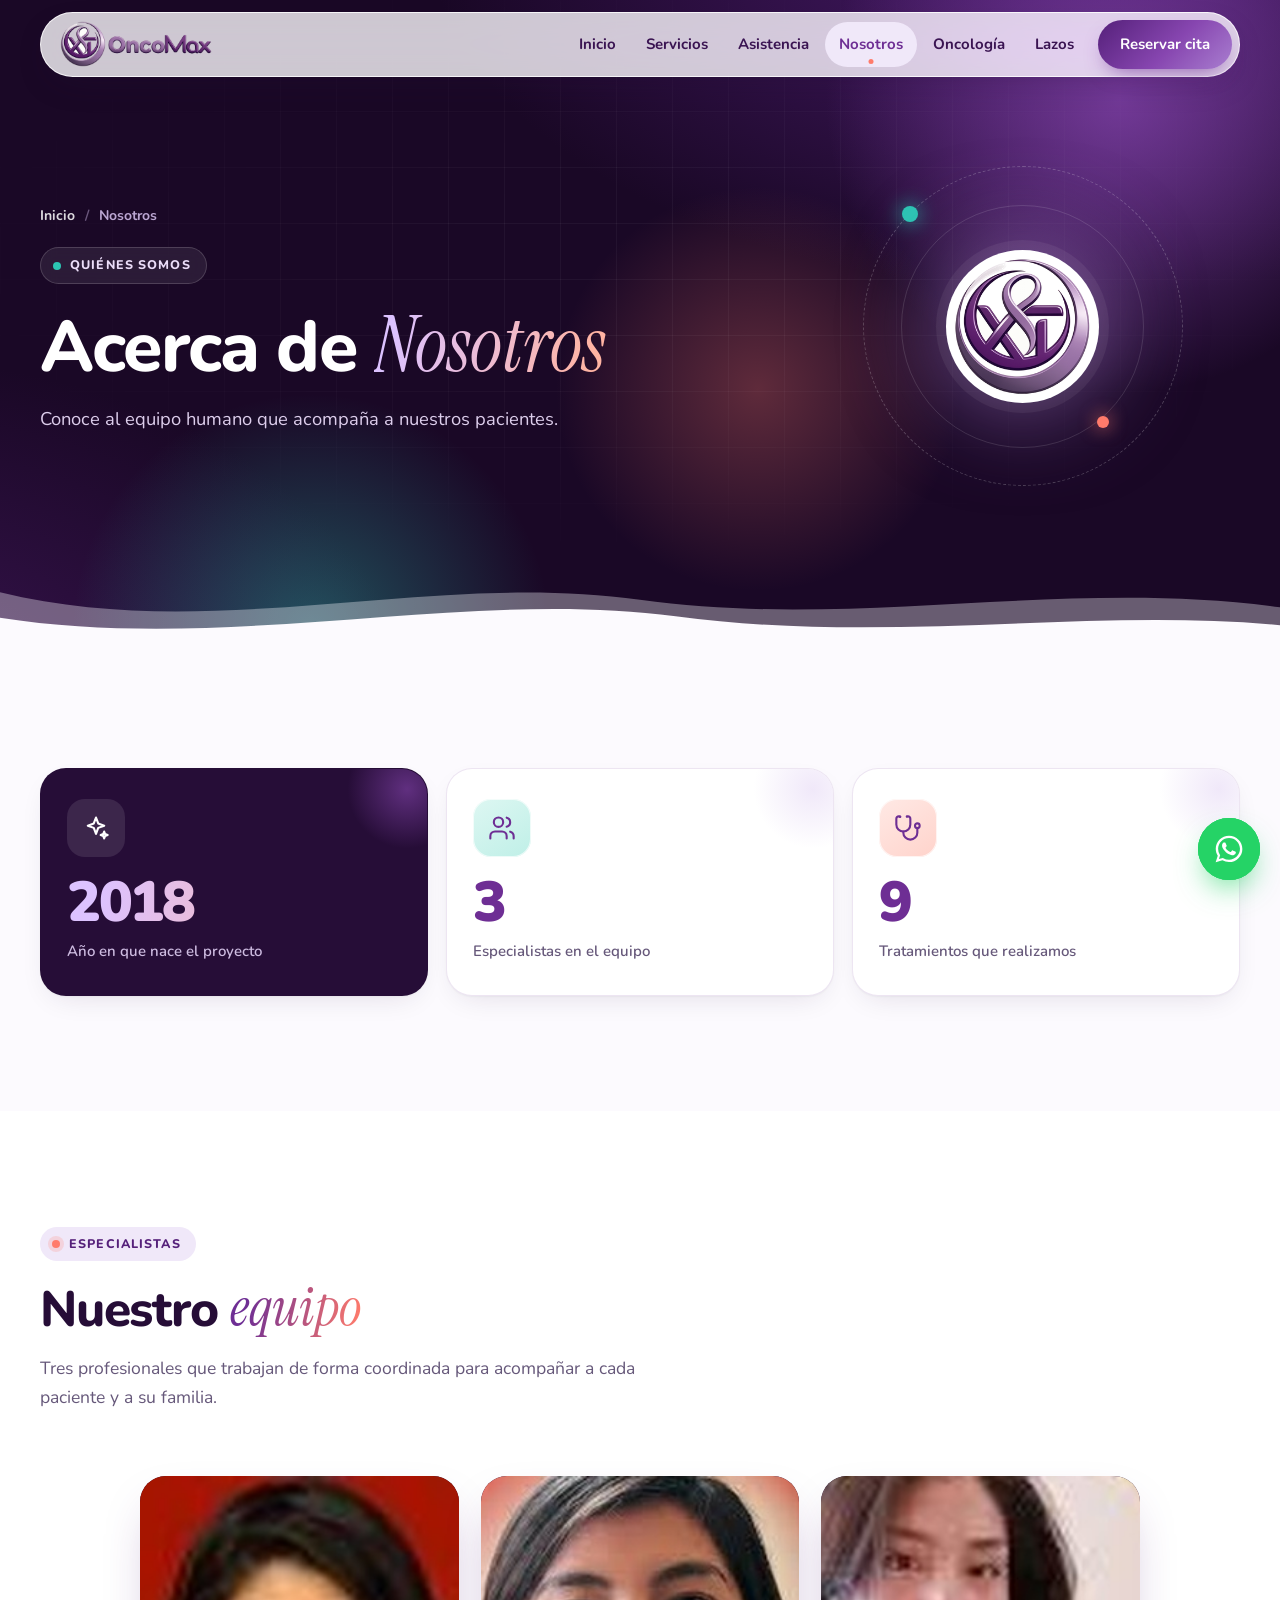
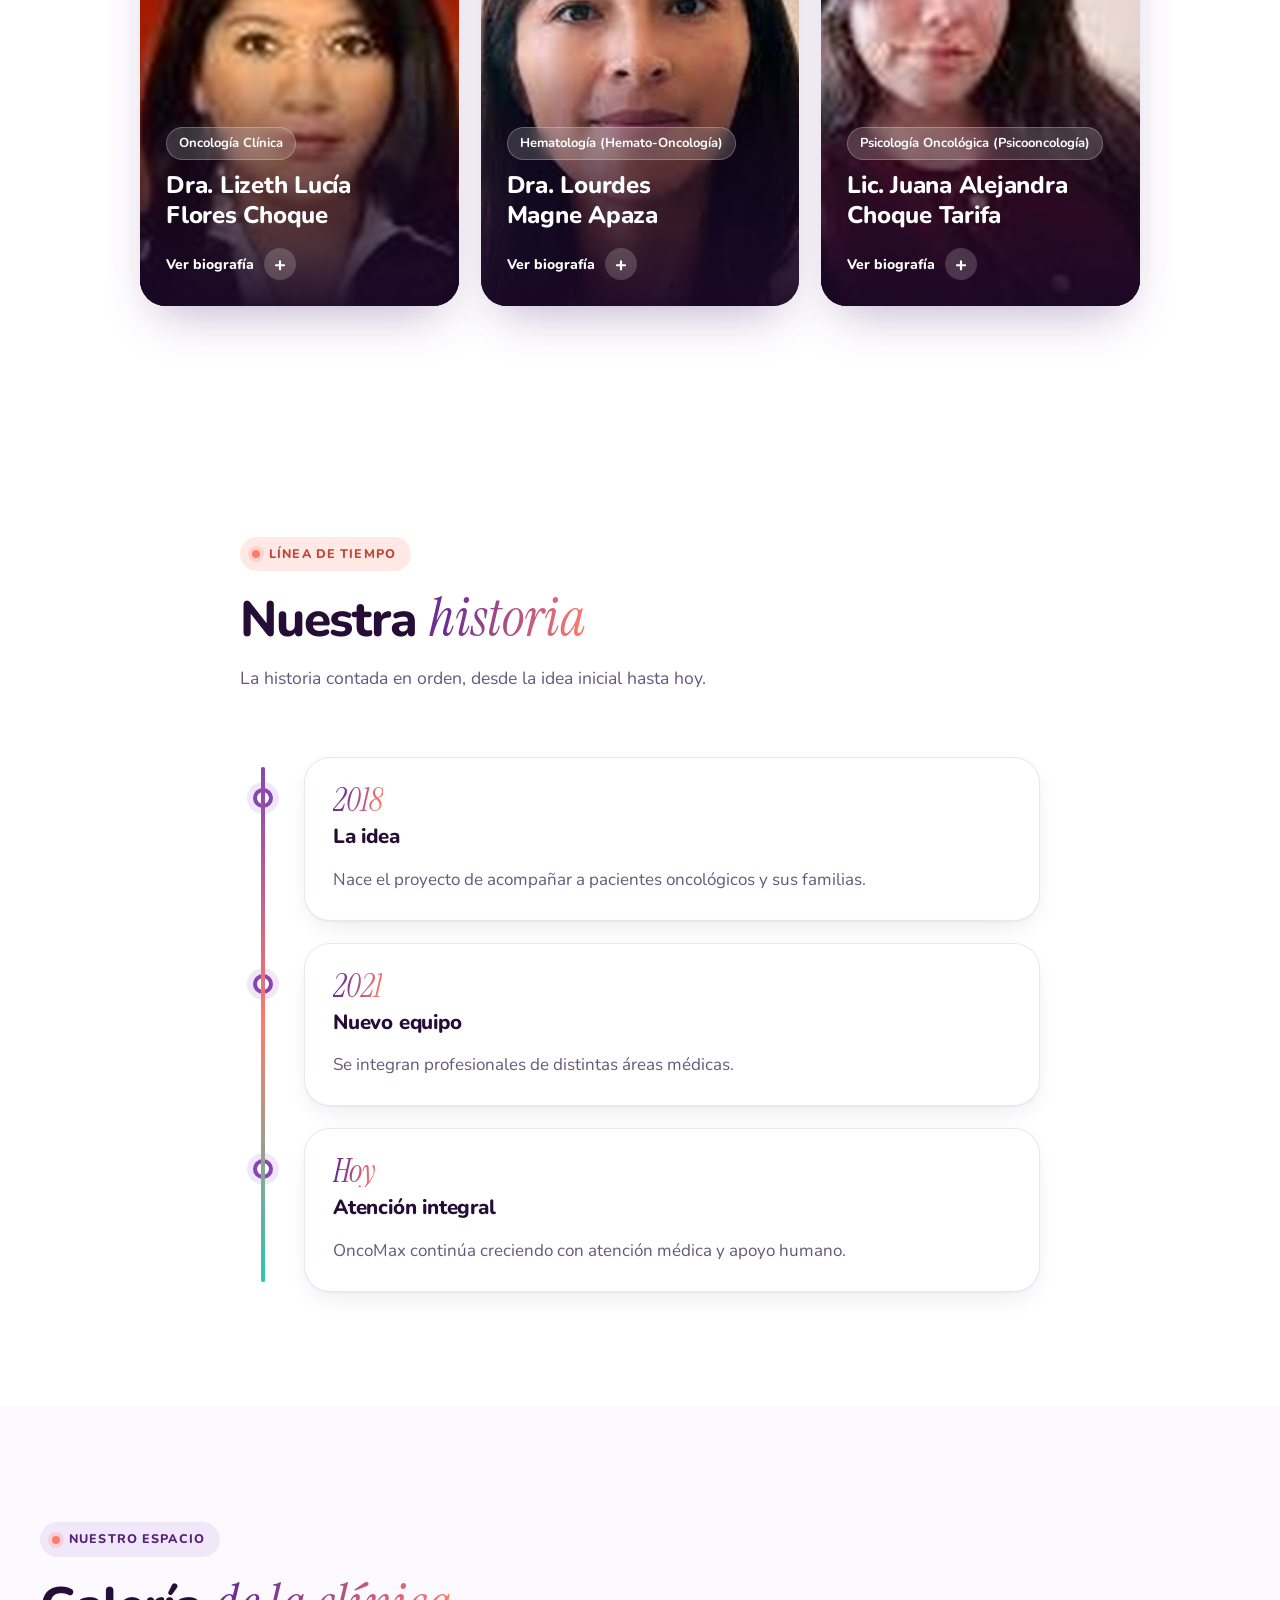
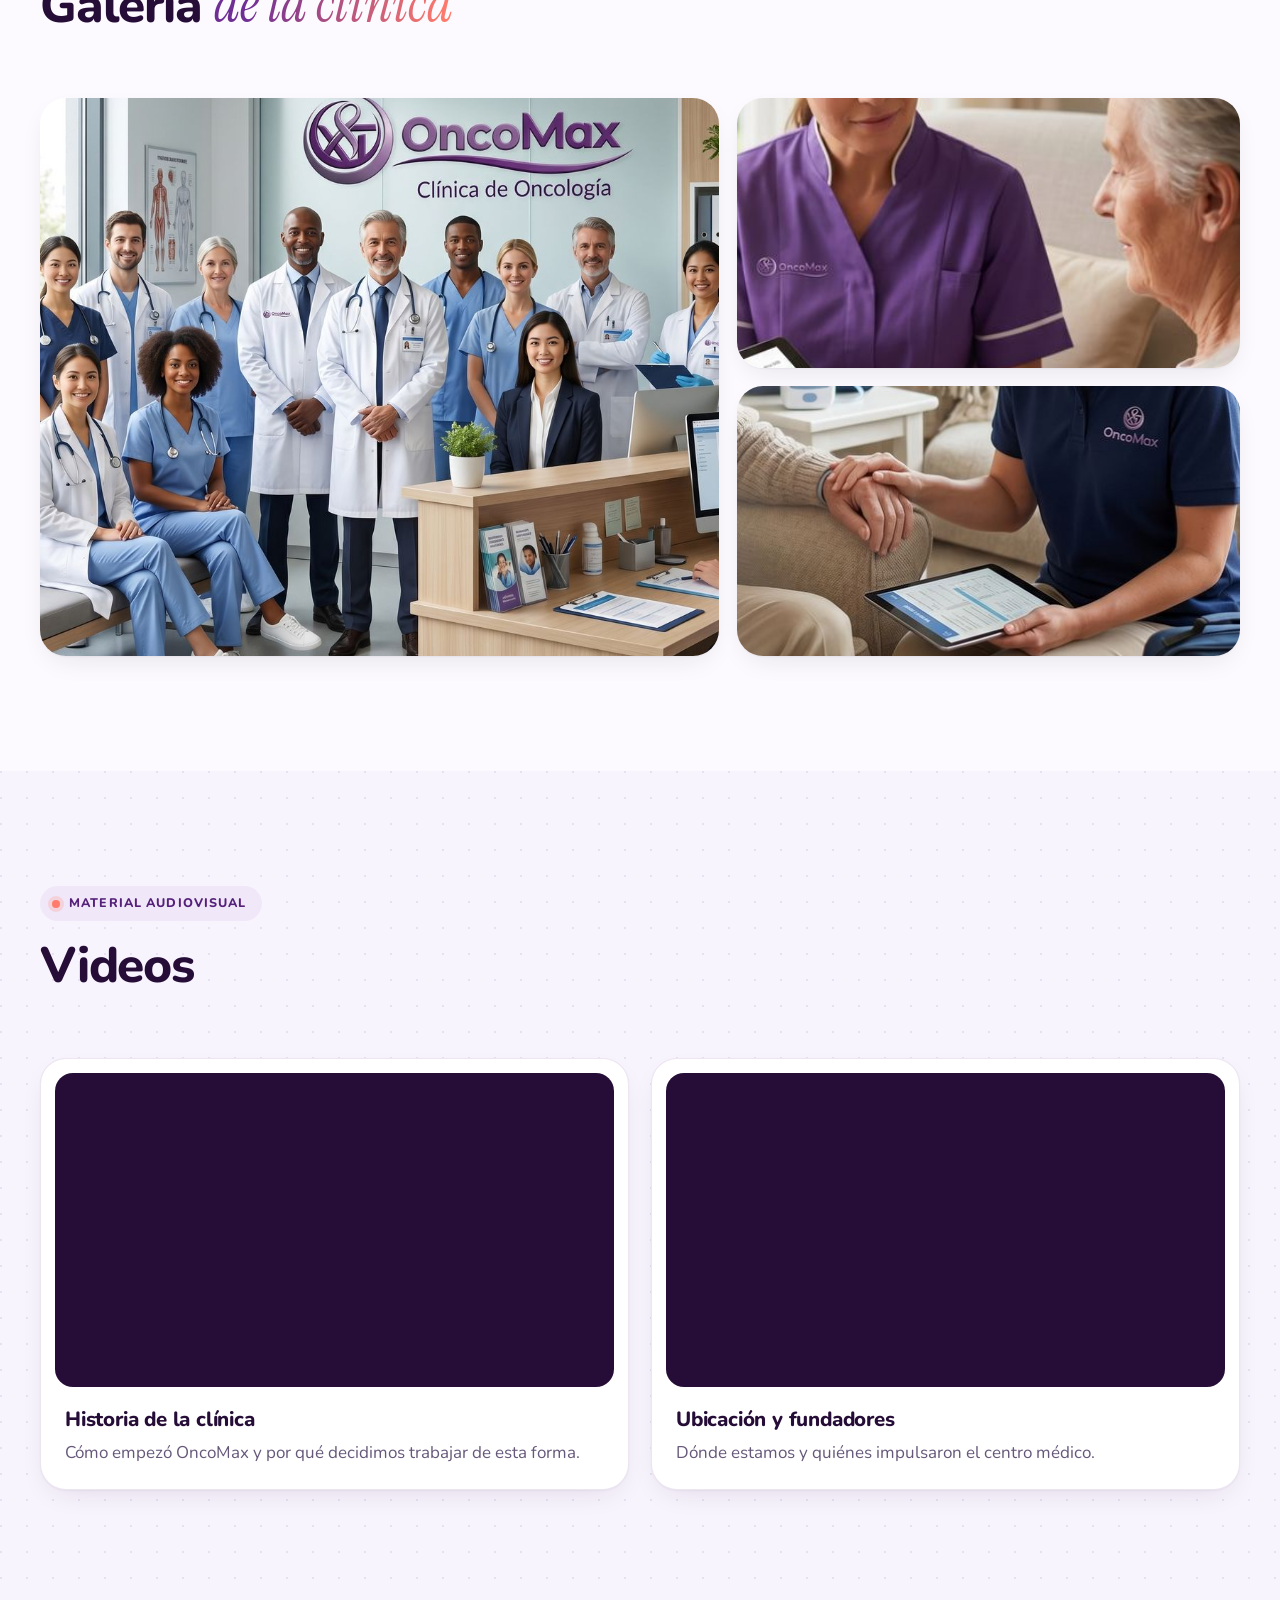
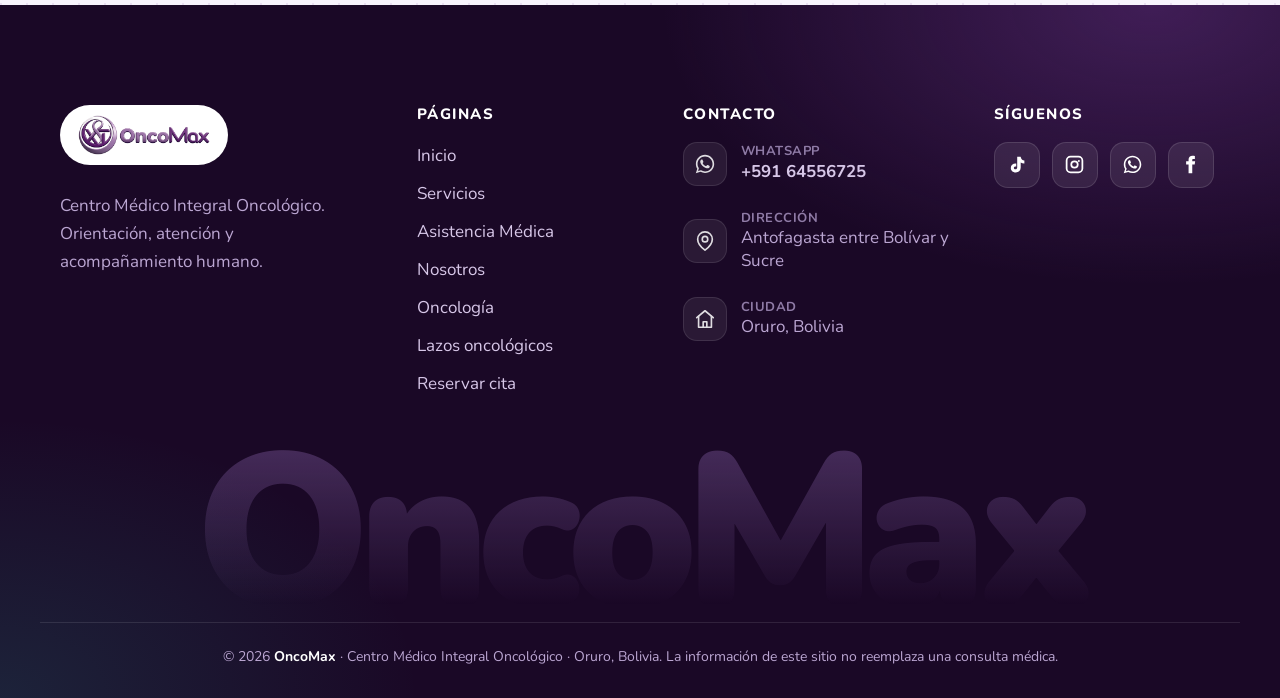
<file: nosotros.html>
<!DOCTYPE html>
<!-- APRENDE A EDITAR nosotros.html
Nosotros: especialistas, historia, galería y videos.
Este archivo decide los textos, imágenes y enlaces. estilos.css decide su apariencia.
Los comentarios como este son instrucciones: no aparecen en la página.
Empieza cambiando un texto, guarda el archivo y recarga la página para ver el resultado.
Las palabras entre > y < suelen ser texto visible. Conserva las etiquetas que las rodean.
class conecta un bloque con su diseño en estilos.css; id le da un nombre único.
Las etiquetas /div, /section y similares cierran lo que se abrió antes: mueve los bloques completos.
Para cambiar un estilo, busca el nombre de class en assets/css/estilos.css.
Para cambiar reservas, abre assets/js/reserva.js y conserva los name del formulario.
Menú, pie y teléfonos están escritos en cada página: repite allí los cambios comunes. -->
<!-- APRENDE: Abre la página; lang="es" indica que sus textos están en español. Conserva el cierre /html al
     final. -->
<html lang="es">
<!-- APRENDE: Datos de la página que no forman parte del contenido visible; aquí se conectan los estilos y las
     letras. -->
<head>
  <!-- APRENDE: Permite mostrar tildes y ñ correctamente; conserva UTF-8. -->
  <meta charset="UTF-8">
  <!-- APRENDE: Adapta la página al ancho del celular; conserva este ajuste para que el diseño móvil funcione. -->
  <meta name="viewport" content="width=device-width, initial-scale=1.0">
  <!-- APRENDE: Resumen para buscadores; cambia el texto de content para describir esta página. -->
  <meta name="description" content="Conoce al equipo de OncoMax: nuestras especialistas, la historia de la clínica y su galería.">
  <!-- APRENDE: Color sugerido para la barra del navegador en móviles compatibles; cambia el código # de content. -->
  <meta name="theme-color" content="#260D37">
  <!-- APRENDE: Nombre que aparece en la pestaña del navegador; cambia el texto entre title y /title. -->
  <title>Nosotros | OncoMax</title>
  <!-- APRENDE: Icono de la pestaña: cambia href por la ruta de otra imagen pequeña. -->
  <link rel="icon" href="assets/img/logo-simbolo.png">
  <!-- Tipografias: Nunito (redondeada como el logo) e Instrument Serif para los acentos. -->
  <!-- APRENDE: Prepara la conexión con el servicio de letras para que carguen antes; conserva estas líneas si
       usas Google Fonts. -->
  <link rel="preconnect" href="https://fonts.googleapis.com">
  <!-- APRENDE: Prepara la conexión con el servicio de letras para que carguen antes; conserva estas líneas si
       usas Google Fonts. -->
  <link rel="preconnect" href="https://fonts.gstatic.com" crossorigin>
  <!-- APRENDE: Descarga Nunito e Instrument Serif. Para cambiar las letras, reemplaza este enlace y los valores
       "fuente" con dos guiones delante y "fuente-acento" con dos guiones delante de estilos.css. -->
  <link rel="stylesheet" href="https://fonts.googleapis.com/css2?family=Instrument+Serif:ital@0;1&amp;family=Nunito:wght@400..900&amp;display=swap">
  <!-- Todos los estilos del sitio viven en un solo archivo compartido. -->
  <!-- APRENDE: Conecta assets/css/estilos.css, que cambia la apariencia de las siete páginas; abre ese archivo
       para modificar colores y medidas. -->
  <link rel="stylesheet" href="assets/css/estilos.css">
</head>
<!-- APRENDE: Comienza todo lo que ve el visitante. Los bloques aparecen en el orden en que los escribes aquí. -->
<body>
  <!-- Barra de progreso de lectura (solo decorativa). -->
  <!-- APRENDE: Barra decorativa que se llena al bajar por la página; cambia su altura y colores buscando
       .progreso en estilos.css. -->
  <div class="progreso" aria-hidden="true"></div>

  <!-- ================= CABECERA ================= -->
  <!-- APRENDE: Menú superior compartido visualmente por el sitio. Sus enlaces se repiten en las siete páginas:
       actualízalos en todas si cambias el menú. -->
  <header class="cabecera">
    <!-- APRENDE: Reúne el logo y el menú dentro de una franja centrada; cambia separación y ancho en
         .cabecera__interior de estilos.css. -->
    <div class="cabecera__interior">
      <!-- El logo siempre lleva al inicio. -->
      <!-- APRENDE: Logo que lleva a Inicio; cambia href para elegir el destino y src de su imagen para usar otro
           logo. Enlace: href="index.html" elige el destino; el texto entre a y /a es lo que se pulsa. -->
      <a class="marca" href="index.html" aria-label="OncoMax, ir al inicio">
        <!-- APRENDE: Imagen: cambia src="assets/img/logo-oncomax-horizontal.png" por otro archivo; alt describe la
             foto si no se ve o se usa lectura por voz. -->
        <img src="assets/img/logo-oncomax-horizontal.png" alt="OncoMax" width="152" height="46">
      </a>

      <!-- Casilla escondida que abre el menu en celular; el label es el boton. -->
      <!-- APRENDE: Casilla del menú móvil: al marcarse abre el menú mediante estilos.css. Conserva id="nav-toggle" y
           su label con el mismo for. -->
      <input class="nav-toggle" id="nav-toggle" type="checkbox" aria-label="Abrir o cerrar el menu">
      <!-- APRENDE: Botón del menú de celular. Sus tres span dibujan las rayas; for debe coincidir con el id de la
           casilla nav-toggle. Texto para elegir o rellenar el campo "nav-toggle"; for debe coincidir con su id.
           Cambia las palabras para otra indicación. -->
      <label class="hamburguesa" for="nav-toggle" aria-hidden="true">
        <!-- APRENDE: Texto o pieza pequeña dentro de otro bloque; si contiene palabras, puedes reemplazarlas entre las
             etiquetas. -->
        <span></span><span></span><span></span>
      </label>

      <!-- APRENDE: Lista de páginas del menú; agrega otro enlace a dentro de este bloque para sumar una página. -->
      <nav class="nav" aria-label="Principal">
        <!-- APRENDE: Enlace: href="index.html" elige el destino; el texto entre a y /a es lo que se pulsa. -->
        <a href="index.html">Inicio</a>
        <!-- APRENDE: Enlace: href="servicios.html" elige el destino; el texto entre a y /a es lo que se pulsa. -->
        <a href="servicios.html">Servicios</a>
        <!-- APRENDE: Enlace: href="asistencia.html" elige el destino; el texto entre a y /a es lo que se pulsa. -->
        <a href="asistencia.html">Asistencia</a>
        <!-- APRENDE: Enlace: href="nosotros.html" elige el destino; el texto entre a y /a es lo que se pulsa. activo
             resalta esta página y aria-current="page" la identifica como actual; al crear otra página mueve ambas
             marcas a su enlace. -->
        <a class="activo" aria-current="page" href="nosotros.html">Nosotros</a>
        <!-- APRENDE: Enlace: href="oncologia.html" elige el destino; el texto entre a y /a es lo que se pulsa. -->
        <a href="oncologia.html">Oncología</a>
        <!-- APRENDE: Enlace: href="lazos.html" elige el destino; el texto entre a y /a es lo que se pulsa. -->
        <a href="lazos.html">Lazos</a>
        <!-- APRENDE: Enlace: href="reserva.html" elige el destino; el texto entre a y /a es lo que se pulsa. -->
        <a class="nav__cta" href="reserva.html">Reservar cita</a>
      </nav>
    </div>
  </header>

  <!-- APRENDE: Contenido principal de esta página; mueve o añade secciones dentro de este bloque. -->
  <main>
    <!-- ================= CABECERA DE LA PAGINA ================= -->
    <!-- APRENDE: Presentación de esta página: título, explicación y enlaces rápidos. Cambia esos textos dentro de
         este bloque. -->
    <section class="cabeza">
      <!-- APRENDE: Fondo con tres manchas que se mueven. Cambia sus colores en .fondo-vivo y .mancha de estilos.css;
           los span son decoración. -->
      <div class="fondo-vivo" aria-hidden="true"><span class="mancha mancha--1"></span><span class="mancha mancha--2"></span><span class="mancha mancha--3"></span></div>
      <!-- APRENDE: Coloca la presentación junto al logo animado; en pantallas pequeñas se convierte en una columna. -->
      <div class="cabeza__interior">
        <!-- APRENDE: Agrupa la ruta, el título y la explicación de esta página; puedes editar cada texto dentro de sus
             etiquetas. -->
        <div class="cabeza__texto">
          <!-- APRENDE: Muestra el recorrido Inicio / página actual; cambia el último texto al cambiar el nombre de esta
               página. Enlace: href="index.html" elige el destino; el texto entre a y /a es lo que se pulsa. -->
          <nav class="migas entrada" aria-label="Ruta"><a href="index.html">Inicio</a><span aria-hidden="true">/</span><span>Nosotros</span></nav>
          <!-- APRENDE: Texto corto que presenta una sección; escribe otro nombre entre las etiquetas. Las variantes de
               class cambian sus colores. "d" con dos guiones delante controla el turno de aparición: un número mayor
               hace que aparezca más tarde. -->
          <span class="etiqueta etiqueta--brillo entrada" style="--d:1">Quiénes somos</span>
          <!-- APRENDE: Título principal de esta página. Cambia sus palabras; el texto dentro de em recibe el estilo
               destacado. "d" con dos guiones delante controla el turno de aparición: un número mayor hace que aparezca
               más tarde. -->
          <h1 class="entrada" style="--d:2">Acerca de <em>Nosotros</em></h1>
          <!-- APRENDE: Párrafo visible: cambia sus palabras conservando las etiquetas. b destaca palabras y br las pasa
               a otra línea. "d" con dos guiones delante controla el turno de aparición: un número mayor hace que
               aparezca más tarde. -->
          <p class="entrada" style="--d:3">Conoce al equipo humano que acompaña a nuestros pacientes.</p>
        </div>
        <!-- APRENDE: Logo rodeado de anillos animados; cambia src para otro símbolo y busca .orbita en estilos.css
             para su tamaño y velocidad. Imagen: cambia src="assets/img/logo-simbolo.png" por otro archivo; alt
             describe la foto si no se ve o se usa lectura por voz. Aquí alt vacío indica un dibujo decorativo. "d" con
             dos guiones delante controla el turno de aparición: un número mayor hace que aparezca más tarde. -->
        <div class="orbita entrada" style="--d:3" aria-hidden="true"><span></span><img src="assets/img/logo-simbolo.png" alt=""><span></span></div>
      </div>
      <!-- APRENDE: Dibujo hecho con formas. viewBox establece el espacio de dibujo; su tamaño visible se ajusta en
           estilos.css. -->
      <svg class="ola" viewBox="0 0 1440 120" preserveAspectRatio="none" aria-hidden="true">
        <!-- APRENDE: Trazo del dibujo: d contiene puntos y curvas (M empieza, L une, C curva, Z cierra). Para cambiar
             solo el color, usa estilos.css. -->
        <path d="M0,38 C240,108 480,8 720,48 C960,88 1200,18 1440,58 L1440,120 L0,120 Z"/>
        <!-- APRENDE: Trazo del dibujo: d contiene puntos y curvas (M empieza, L une, C curva, Z cierra). Para cambiar
             solo el color, usa estilos.css. -->
        <path d="M0,72 C260,120 520,32 760,70 C1000,108 1220,58 1440,82 L1440,120 L0,120 Z"/>
      </svg>
    </section>

    <!-- ================= CIFRAS ================= -->
    <!-- APRENDE: Agrupa una parte completa de la página. Para moverla, mueve desde section hasta su cierre
         /section con todo lo que contiene. -->
    <section class="seccion">
      <!-- APRENDE: Mantiene el contenido centrado y limita su ancho; cambia el valor de "ancho" con dos guiones
           delante al principio de estilos.css. -->
      <div class="seccion__interior">
        <!-- Tres ideas que resumen la forma de trabajo. -->
        <!-- APRENDE: Fila de datos destacados; copia un bloque cifra completo para agregar otro dato y revisa las
             columnas en estilos.css. -->
        <div class="cifras cifras--3 escalonado">
          <!-- APRENDE: Tarjeta con un número y su explicación; cambia "fin" con dos guiones delante en el contador y el
               texto sr-solo para mantener ambos valores iguales. -->
          <div class="cifra cifra--oscura">
            <!-- APRENDE: Marco del pequeño dibujo. Cambia src de su img para otro icono; las variantes menta y coral
                 cambian el fondo. Imagen: cambia src="assets/icons/ui/chispa.svg" por otro archivo; alt describe la foto
                 si no se ve o se usa lectura por voz. Aquí alt vacío indica un dibujo decorativo. -->
            <span class="icono"><img src="assets/icons/ui/chispa.svg" alt=""></span>
            <!-- --desde hace que el año cuente desde 2000 y no desde 0. -->
            <!-- APRENDE: Texto destacado; cambia su contenido para resaltar otro dato. -->
            <b><span class="contador" style="--fin:2018; --desde:2000" aria-hidden="true"></span><span class="sr-solo">2018</span></b>
            <!-- APRENDE: Texto o pieza pequeña dentro de otro bloque; si contiene palabras, puedes reemplazarlas entre las
                 etiquetas. -->
            <span>Año en que nace el proyecto</span>
          </div>
          <!-- APRENDE: Tarjeta con un número y su explicación; cambia "fin" con dos guiones delante en el contador y el
               texto sr-solo para mantener ambos valores iguales. -->
          <div class="cifra">
            <!-- APRENDE: Marco del pequeño dibujo. Cambia src de su img para otro icono; las variantes menta y coral
                 cambian el fondo. Imagen: cambia src="assets/icons/ui/equipo.svg" por otro archivo; alt describe la foto
                 si no se ve o se usa lectura por voz. Aquí alt vacío indica un dibujo decorativo. -->
            <span class="icono icono--menta"><img src="assets/icons/ui/equipo.svg" alt=""></span>
            <!-- APRENDE: Texto destacado; cambia su contenido para resaltar otro dato. -->
            <b><span class="contador" style="--fin:3" aria-hidden="true"></span><span class="sr-solo">3</span></b>
            <!-- APRENDE: Texto o pieza pequeña dentro de otro bloque; si contiene palabras, puedes reemplazarlas entre las
                 etiquetas. -->
            <span>Especialistas en el equipo</span>
          </div>
          <!-- APRENDE: Tarjeta con un número y su explicación; cambia "fin" con dos guiones delante en el contador y el
               texto sr-solo para mantener ambos valores iguales. -->
          <div class="cifra">
            <!-- APRENDE: Marco del pequeño dibujo. Cambia src de su img para otro icono; las variantes menta y coral
                 cambian el fondo. Imagen: cambia src="assets/icons/ui/estetoscopio.svg" por otro archivo; alt describe la
                 foto si no se ve o se usa lectura por voz. Aquí alt vacío indica un dibujo decorativo. -->
            <span class="icono icono--coral"><img src="assets/icons/ui/estetoscopio.svg" alt=""></span>
            <!-- APRENDE: Texto destacado; cambia su contenido para resaltar otro dato. -->
            <b><span class="contador" style="--fin:9" aria-hidden="true"></span><span class="sr-solo">9</span></b>
            <!-- APRENDE: Texto o pieza pequeña dentro de otro bloque; si contiene palabras, puedes reemplazarlas entre las
                 etiquetas. -->
            <span>Tratamientos que realizamos</span>
          </div>
        </div>
      </div>
    </section>

    <!-- ================= EQUIPO ================= -->
    <!-- APRENDE: Agrupa una parte completa de la página. Para moverla, mueve desde section hasta su cierre /section
         con todo lo que contiene. id le da un nombre único: otros enlaces pueden llevar directo aquí escribiendo #
         y ese nombre. -->
    <section class="seccion seccion--blanca" id="equipo">
      <!-- APRENDE: Mantiene el contenido centrado y limita su ancho; cambia el valor de "ancho" con dos guiones
           delante al principio de estilos.css. -->
      <div class="seccion__interior">
        <!-- APRENDE: Agrupa la etiqueta, el título y la explicación de esta sección; cambia sus palabras dentro de
             cada etiqueta. -->
        <div class="titulo-seccion revelar">
          <!-- APRENDE: Texto corto que presenta una sección; escribe otro nombre entre las etiquetas. Las variantes
               de class cambian sus colores. -->
          <span class="etiqueta">Especialistas</span>
          <!-- APRENDE: Título de esta sección o tarjeta. Edita sus palabras y las de em si tiene una parte
               destacada. -->
          <h2>Nuestro <em>equipo</em></h2>
          <!-- APRENDE: Párrafo visible: cambia sus palabras conservando las etiquetas. b destaca palabras y br las
               pasa a otra línea. -->
          <p>Tres profesionales que trabajan de forma coordinada para acompañar a cada paciente y a su familia.</p>
        </div>

        <!-- APRENDE: Agrupa tarjetas. "grid" + dos guiones + "2", "grid" + dos guiones + "3" y "grid" + dos guiones
             + "4" usan anchos mínimos diferentes; el espacio disponible decide cuántas caben por fila. -->
        <div class="grid grid--3 equipo-real escalonado">
          <!-- APRENDE: Tarjeta con foto y explicación que aparece al usarla; copia el article completo para añadir
               otra persona o servicio. "foco" con dos guiones delante elige el punto de la foto que se conserva
               (horizontal y vertical); "zoom" con dos guiones delante acerca la imagen: 1 es normal y 2 el doble.
               Prueba variaciones pequeñas. -->
          <article class="perfil" tabindex="0" style="--foco: 50% 22%; --zoom: 1">
            <!-- APRENDE: Imagen: cambia src="assets/img/especialistas/dra-lizeth-flores.jpg" por otro archivo; alt
                 describe la foto si no se ve o se usa lectura por voz. loading="lazy" espera a que la imagen se
                 acerque a la pantalla para cargarla. -->
            <img class="perfil__foto" src="assets/img/especialistas/dra-lizeth-flores.jpg" alt="Dra. Lizeth Lucía Flores Choque" loading="lazy">
            <!-- APRENDE: Información visible antes de abrir el detalle; si cambias un nombre, actualízalo también
                 en perfil__detalle. -->
            <div class="perfil__base">
              <!-- APRENDE: Pequeña etiqueta sobre la foto; cambia sus palabras para mostrar otra especialidad o
                   categoría. -->
              <span class="chip">Oncología Clínica</span>
              <!-- APRENDE: Título de un bloque pequeño; reemplaza el texto entre las etiquetas. -->
              <h3>Dra. Lizeth Lucía Flores Choque</h3>
              <!-- APRENDE: Invitación a usar la tarjeta; cambia el texto para indicar qué descubrirá la
                   persona. -->
              <span class="pista">Ver biografía</span>
            </div>
            <!-- APRENDE: Panel con la información ampliada. Cambia aquí especialidad, biografía o servicio; puedes
                 agregar párrafos p. -->
            <div class="perfil__detalle">
              <!-- APRENDE: Título de un bloque pequeño; reemplaza el texto entre las etiquetas. -->
              <h3>Dra. Lizeth Lucía Flores Choque</h3>
              <!-- APRENDE: Párrafo visible: cambia sus palabras conservando las etiquetas. b destaca palabras y br
                   las pasa a otra línea. -->
              <p><b>Especialista en Oncología Clínica</b></p>
              <!-- APRENDE: Párrafo visible: cambia sus palabras conservando las etiquetas. b destaca palabras y br
                   las pasa a otra línea. -->
              <p>Médica oncóloga formada en el Hospital Militar Universitario "Dr. Carlos Arvelo" (Venezuela), con residencia en Medicina Interna y en Oncología Médica. Brinda una atención integral y cercana al paciente con cáncer, desde el diagnóstico hasta el seguimiento, coordinando el tratamiento con Hematología, Psicooncología y los servicios de apoyo del Centro.</p>
              <!-- APRENDE: Enlace: href="asistencia.html#lizeth-flores" elige el destino; el texto entre a y /a es
                   lo que se pulsa. -->
              <a class="boton boton--chico" href="asistencia.html#lizeth-flores">Ver perfil completo</a>
            </div>
          </article>

          <!-- APRENDE: Tarjeta con foto y explicación que aparece al usarla; copia el article completo para añadir
               otra persona o servicio. "foco" con dos guiones delante elige el punto de la foto que se conserva
               (horizontal y vertical); "zoom" con dos guiones delante acerca la imagen: 1 es normal y 2 el doble.
               Prueba variaciones pequeñas. -->
          <article class="perfil" tabindex="0" style="--foco: 50% 22%; --zoom: 1">
            <!-- APRENDE: Imagen: cambia src="assets/img/especialistas/dra-lourdes-magne.jpg" por otro archivo; alt
                 describe la foto si no se ve o se usa lectura por voz. loading="lazy" espera a que la imagen se
                 acerque a la pantalla para cargarla. -->
            <img class="perfil__foto" src="assets/img/especialistas/dra-lourdes-magne.jpg" alt="Dra. Lourdes Magne Apaza" loading="lazy">
            <!-- APRENDE: Información visible antes de abrir el detalle; si cambias un nombre, actualízalo también
                 en perfil__detalle. -->
            <div class="perfil__base">
              <!-- APRENDE: Pequeña etiqueta sobre la foto; cambia sus palabras para mostrar otra especialidad o
                   categoría. -->
              <span class="chip">Hematología (Hemato-Oncología)</span>
              <!-- APRENDE: Título de un bloque pequeño; reemplaza el texto entre las etiquetas. -->
              <h3>Dra. Lourdes Magne Apaza</h3>
              <!-- APRENDE: Invitación a usar la tarjeta; cambia el texto para indicar qué descubrirá la
                   persona. -->
              <span class="pista">Ver biografía</span>
            </div>
            <!-- APRENDE: Panel con la información ampliada. Cambia aquí especialidad, biografía o servicio; puedes
                 agregar párrafos p. -->
            <div class="perfil__detalle">
              <!-- APRENDE: Título de un bloque pequeño; reemplaza el texto entre las etiquetas. -->
              <h3>Dra. Lourdes Magne Apaza</h3>
              <!-- APRENDE: Párrafo visible: cambia sus palabras conservando las etiquetas. b destaca palabras y br
                   las pasa a otra línea. -->
              <p><b>Especialista en Hematología y Hemoterapia</b></p>
              <!-- APRENDE: Párrafo visible: cambia sus palabras conservando las etiquetas. b destaca palabras y br
                   las pasa a otra línea. -->
              <p>Médica especialista dedicada al diagnóstico y tratamiento de las enfermedades de la sangre, con especial atención al paciente oncológico. Acompaña a cada paciente desde el estudio inicial hasta el control de su tratamiento, trabajando en equipo con Oncología Clínica y Psicooncología.</p>
              <!-- APRENDE: Enlace: href="asistencia.html#lourdes-magne" elige el destino; el texto entre a y /a es
                   lo que se pulsa. -->
              <a class="boton boton--chico" href="asistencia.html#lourdes-magne">Ver perfil completo</a>
            </div>
          </article>

          <!-- APRENDE: Tarjeta con foto y explicación que aparece al usarla; copia el article completo para añadir
               otra persona o servicio. "foco" con dos guiones delante elige el punto de la foto que se conserva
               (horizontal y vertical); "zoom" con dos guiones delante acerca la imagen: 1 es normal y 2 el doble.
               Prueba variaciones pequeñas. -->
          <article class="perfil" tabindex="0" style="--foco: 50% 22%; --zoom: 1">
            <!-- APRENDE: Imagen: cambia src="assets/img/especialistas/lic-juana-choque.jpg" por otro archivo; alt
                 describe la foto si no se ve o se usa lectura por voz. loading="lazy" espera a que la imagen se
                 acerque a la pantalla para cargarla. -->
            <img class="perfil__foto" src="assets/img/especialistas/lic-juana-choque.jpg" alt="Lic. Juana Alejandra Choque Tarifa" loading="lazy">
            <!-- APRENDE: Información visible antes de abrir el detalle; si cambias un nombre, actualízalo también
                 en perfil__detalle. -->
            <div class="perfil__base">
              <!-- APRENDE: Pequeña etiqueta sobre la foto; cambia sus palabras para mostrar otra especialidad o
                   categoría. -->
              <span class="chip">Psicología Oncológica (Psicooncología)</span>
              <!-- APRENDE: Título de un bloque pequeño; reemplaza el texto entre las etiquetas. -->
              <h3>Lic. Juana Alejandra Choque Tarifa</h3>
              <!-- APRENDE: Invitación a usar la tarjeta; cambia el texto para indicar qué descubrirá la
                   persona. -->
              <span class="pista">Ver biografía</span>
            </div>
            <!-- APRENDE: Panel con la información ampliada. Cambia aquí especialidad, biografía o servicio; puedes
                 agregar párrafos p. -->
            <div class="perfil__detalle">
              <!-- APRENDE: Título de un bloque pequeño; reemplaza el texto entre las etiquetas. -->
              <h3>Lic. Juana Alejandra Choque Tarifa</h3>
              <!-- APRENDE: Párrafo visible: cambia sus palabras conservando las etiquetas. b destaca palabras y br
                   las pasa a otra línea. -->
              <p><b>Psicóloga Oncológica (Psicooncología)</b></p>
              <!-- APRENDE: Párrafo visible: cambia sus palabras conservando las etiquetas. b destaca palabras y br
                   las pasa a otra línea. -->
              <p>Psicóloga con formación en Psicooncología y parte del equipo fundador de OncoMax. Acompaña al paciente y a su familia en cada etapa de la enfermedad: el diagnóstico, el tratamiento, la recuperación y los cuidados paliativos, ayudando a sobrellevar el proceso con más tranquilidad y calidad de vida.</p>
              <!-- APRENDE: Enlace: href="asistencia.html#juana-choque" elige el destino; el texto entre a y /a es
                   lo que se pulsa. -->
              <a class="boton boton--chico" href="asistencia.html#juana-choque">Ver perfil completo</a>
            </div>
          </article>
        </div>
      </div>
    </section>

    <!-- ================= HISTORIA =================
         El riel de color se llena a medida que bajamos por la historia. -->
    <!-- APRENDE: Agrupa una parte completa de la página. Para moverla, mueve desde section hasta su cierre
         /section con todo lo que contiene. -->
    <section class="seccion seccion--angosta seccion--blanca">
      <!-- APRENDE: Mantiene el contenido centrado y limita su ancho; cambia el valor de "ancho" con dos guiones
           delante al principio de estilos.css. -->
      <div class="seccion__interior">
        <!-- APRENDE: Agrupa la etiqueta, el título y la explicación de esta sección; cambia sus palabras dentro de
             cada etiqueta. -->
        <div class="titulo-seccion revelar">
          <!-- APRENDE: Texto corto que presenta una sección; escribe otro nombre entre las etiquetas. Las variantes de
               class cambian sus colores. -->
          <span class="etiqueta etiqueta--coral">Línea de tiempo</span>
          <!-- APRENDE: Título de esta sección o tarjeta. Edita sus palabras y las de em si tiene una parte destacada. -->
          <h2>Nuestra <em>historia</em></h2>
          <!-- APRENDE: Párrafo visible: cambia sus palabras conservando las etiquetas. b destaca palabras y br las pasa
               a otra línea. -->
          <p>La historia contada en orden, desde la idea inicial hasta hoy.</p>
        </div>

        <!-- APRENDE: Ordena la historia de arriba hacia abajo; copia un article momento para sumar un acontecimiento. -->
        <div class="linea-tiempo escalonado">
          <!-- APRENDE: Un acontecimiento de la historia: fecha, título y explicación; mueve el article completo para
               cambiar su orden. -->
          <article class="momento">
            <!-- APRENDE: Fecha visible de este acontecimiento; cambia 2018, 2021 o Hoy por el año o período que quieras
                 mostrar. -->
            <span class="momento__anio">2018</span>
            <!-- APRENDE: Título de un bloque pequeño; reemplaza el texto entre las etiquetas. -->
            <h3>La idea</h3>
            <!-- APRENDE: Párrafo visible: cambia sus palabras conservando las etiquetas. b destaca palabras y br las pasa
                 a otra línea. -->
            <p>Nace el proyecto de acompañar a pacientes oncológicos y sus familias.</p>
          </article>
          <!-- APRENDE: Un acontecimiento de la historia: fecha, título y explicación; mueve el article completo para
               cambiar su orden. -->
          <article class="momento">
            <!-- APRENDE: Fecha visible de este acontecimiento; cambia 2018, 2021 o Hoy por el año o período que quieras
                 mostrar. -->
            <span class="momento__anio">2021</span>
            <!-- APRENDE: Título de un bloque pequeño; reemplaza el texto entre las etiquetas. -->
            <h3>Nuevo equipo</h3>
            <!-- APRENDE: Párrafo visible: cambia sus palabras conservando las etiquetas. b destaca palabras y br las pasa
                 a otra línea. -->
            <p>Se integran profesionales de distintas áreas médicas.</p>
          </article>
          <!-- APRENDE: Un acontecimiento de la historia: fecha, título y explicación; mueve el article completo para
               cambiar su orden. -->
          <article class="momento">
            <!-- APRENDE: Fecha visible de este acontecimiento; cambia 2018, 2021 o Hoy por el año o período que quieras
                 mostrar. -->
            <span class="momento__anio">Hoy</span>
            <!-- APRENDE: Título de un bloque pequeño; reemplaza el texto entre las etiquetas. -->
            <h3>Atención integral</h3>
            <!-- APRENDE: Párrafo visible: cambia sus palabras conservando las etiquetas. b destaca palabras y br las pasa
                 a otra línea. -->
            <p>OncoMax continúa creciendo con atención médica y apoyo humano.</p>
          </article>
        </div>
      </div>
    </section>

    <!-- ================= GALERIA ================= -->
    <!-- APRENDE: Agrupa una parte completa de la página. Para moverla, mueve desde section hasta su cierre
         /section con todo lo que contiene. -->
    <section class="seccion">
      <!-- APRENDE: Mantiene el contenido centrado y limita su ancho; cambia el valor de "ancho" con dos guiones
           delante al principio de estilos.css. -->
      <div class="seccion__interior">
        <!-- APRENDE: Agrupa la etiqueta, el título y la explicación de esta sección; cambia sus palabras dentro de
             cada etiqueta. -->
        <div class="titulo-seccion revelar">
          <!-- APRENDE: Texto corto que presenta una sección; escribe otro nombre entre las etiquetas. Las variantes de
               class cambian sus colores. -->
          <span class="etiqueta">Nuestro espacio</span>
          <!-- APRENDE: Título de esta sección o tarjeta. Edita sus palabras y las de em si tiene una parte destacada. -->
          <h2>Galería <em>de la clínica</em></h2>
        </div>

        <!-- APRENDE: Agrupa las fotografías; copia un figure completo para agregar foto y descripción, y revisa las
             filas de .galeria en estilos.css. -->
        <div class="galeria revelar">
          <!-- APRENDE: Reúne una fotografía y su descripción; copia desde figure hasta /figure para agregar otra. -->
          <figure>
            <!-- APRENDE: Imagen: cambia src="assets/img/web/equipo-oncomax.jpg" por otro archivo; alt describe la foto si
                 no se ve o se usa lectura por voz. loading="lazy" espera a que la imagen se acerque a la pantalla para
                 cargarla. "foco" con dos guiones delante elige el punto de la foto que se conserva (horizontal y
                 vertical); "zoom" con dos guiones delante acerca la imagen: 1 es normal y 2 el doble. Prueba variaciones
                 pequeñas. -->
            <img src="assets/img/web/equipo-oncomax.jpg" alt="Equipo de la clínica" loading="lazy" style="--foco: 50% 62%; --zoom: 1.15">
            <!-- APRENDE: Descripción de esta fotografía; cambia sus palabras según la imagen que elijas. -->
            <figcaption>Trabajo en equipo</figcaption>
          </figure>
          <!-- APRENDE: Reúne una fotografía y su descripción; copia desde figure hasta /figure para agregar otra. -->
          <figure>
            <!-- APRENDE: Imagen: cambia src="assets/img/web/asistencia-domiciliaria.jpg" por otro archivo; alt describe la
                 foto si no se ve o se usa lectura por voz. loading="lazy" espera a que la imagen se acerque a la pantalla
                 para cargarla. "foco" con dos guiones delante elige el punto de la foto que se conserva (horizontal y
                 vertical); "zoom" con dos guiones delante acerca la imagen: 1 es normal y 2 el doble. Prueba variaciones
                 pequeñas. -->
            <img src="assets/img/web/asistencia-domiciliaria.jpg" alt="Atención a pacientes" loading="lazy" style="--foco: 100% 22%; --zoom: 2.5">
            <!-- APRENDE: Descripción de esta fotografía; cambia sus palabras según la imagen que elijas. -->
            <figcaption>Orientación al paciente y su familia</figcaption>
          </figure>
          <!-- APRENDE: Reúne una fotografía y su descripción; copia desde figure hasta /figure para agregar otra. -->
          <figure>
            <!-- APRENDE: Imagen: cambia src="assets/img/web/servicio-acompanamiento.jpg" por otro archivo; alt describe la
                 foto si no se ve o se usa lectura por voz. loading="lazy" espera a que la imagen se acerque a la pantalla
                 para cargarla. "foco" con dos guiones delante elige el punto de la foto que se conserva (horizontal y
                 vertical); "zoom" con dos guiones delante acerca la imagen: 1 es normal y 2 el doble. Prueba variaciones
                 pequeñas. -->
            <img src="assets/img/web/servicio-acompanamiento.jpg" alt="Acompañamiento médico" loading="lazy" style="--foco: 100% 75%; --zoom: 2.2">
            <!-- APRENDE: Descripción de esta fotografía; cambia sus palabras según la imagen que elijas. -->
            <figcaption>Acompañamiento durante el tratamiento</figcaption>
          </figure>
        </div>
      </div>
    </section>

    <!-- ================= VIDEOS ================= -->
    <!-- APRENDE: Agrupa una parte completa de la página. Para moverla, mueve desde section hasta su cierre
         /section con todo lo que contiene. -->
    <section class="seccion seccion--suave">
      <!-- APRENDE: Mantiene el contenido centrado y limita su ancho; cambia el valor de "ancho" con dos guiones
           delante al principio de estilos.css. -->
      <div class="seccion__interior">
        <!-- APRENDE: Agrupa la etiqueta, el título y la explicación de esta sección; cambia sus palabras dentro de
             cada etiqueta. -->
        <div class="titulo-seccion revelar">
          <!-- APRENDE: Texto corto que presenta una sección; escribe otro nombre entre las etiquetas. Las variantes de
               class cambian sus colores. -->
          <span class="etiqueta">Material audiovisual</span>
          <!-- APRENDE: Título de esta sección o tarjeta. Edita sus palabras y las de em si tiene una parte destacada. -->
          <h2>Videos</h2>
        </div>

        <!-- APRENDE: Agrupa tarjetas. "grid" + dos guiones + "2", "grid" + dos guiones + "3" y "grid" + dos guiones +
             "4" usan anchos mínimos diferentes; el espacio disponible decide cuántas caben por fila. -->
        <div class="grid grid--2 escalonado">
          <!-- APRENDE: Tarjeta de video con título y explicación; copia el article completo para añadir otro video. -->
          <article class="video-tarjeta">
            <!-- El marco mantiene el video en formato 16:9, el normal de YouTube. -->
            <!-- APRENDE: Mantiene el video horizontal; cambia aspect-ratio en estilos.css para otra proporción. -->
            <div class="video-tarjeta__marco">
              <!-- APRENDE: Video de YouTube: cambia el identificador después de /embed/ en src. start=3 inicia a los tres
                   segundos; title describe el video y allowfullscreen permite ampliarlo. -->
              <iframe src="https://www.youtube.com/embed/0Ibl5HCrvqg?start=3&amp;rel=0" title="Historia de la clínica" loading="lazy" allowfullscreen></iframe>
            </div>
            <!-- APRENDE: Título de un bloque pequeño; reemplaza el texto entre las etiquetas. -->
            <h3>Historia de la clínica</h3>
            <!-- APRENDE: Párrafo visible: cambia sus palabras conservando las etiquetas. b destaca palabras y br las pasa
                 a otra línea. -->
            <p>Cómo empezó OncoMax y por qué decidimos trabajar de esta forma.</p>
          </article>
          <!-- APRENDE: Tarjeta de video con título y explicación; copia el article completo para añadir otro video. -->
          <article class="video-tarjeta">
            <!-- APRENDE: Mantiene el video horizontal; cambia aspect-ratio en estilos.css para otra proporción. -->
            <div class="video-tarjeta__marco">
              <!-- APRENDE: Video de YouTube: cambia el identificador después de /embed/ en src. start=3 inicia a los tres
                   segundos; title describe el video y allowfullscreen permite ampliarlo. -->
              <iframe src="https://www.youtube.com/embed/0Ibl5HCrvqg?start=3&amp;rel=0" title="Ubicación y fundadores" loading="lazy" allowfullscreen></iframe>
            </div>
            <!-- APRENDE: Título de un bloque pequeño; reemplaza el texto entre las etiquetas. -->
            <h3>Ubicación y fundadores</h3>
            <!-- APRENDE: Párrafo visible: cambia sus palabras conservando las etiquetas. b destaca palabras y br las pasa
                 a otra línea. -->
            <p>Dónde estamos y quiénes impulsaron el centro médico.</p>
          </article>
        </div>
      </div>
    </section>
  </main>

  <!-- Boton fijo: abre una conversacion de WhatsApp en otra pestaña. -->
  <!-- APRENDE: Botón de WhatsApp que acompaña al visitante en la esquina; cambia el número en href y la frase de
       span. WhatsApp: cambia el número de href con código de país y sin + ni espacios; actualiza también el
       teléfono visible, las otras páginas y WHATSAPP_CLINICA en reserva.js. target="_blank" abre otra pestaña;
       conserva rel="noopener" para que esa pestaña no controle esta. -->
  <a class="whatsapp-fijo" href="https://wa.me/59164556725" target="_blank" rel="noopener" aria-label="Abrir WhatsApp">
    <!-- APRENDE: Imagen: cambia src="assets/icons/whatsapp.svg" por otro archivo; alt describe la foto si no se ve
         o se usa lectura por voz. Aquí alt vacío indica un dibujo decorativo. -->
    <img src="assets/icons/whatsapp.svg" alt="">
    <!-- APRENDE: Texto o pieza pequeña dentro de otro bloque; si contiene palabras, puedes reemplazarlas entre las
         etiquetas. -->
    <span>¿Hablamos?</span>
  </a>

  <!-- ================= PIE DE PAGINA ================= -->
  <!-- APRENDE: Parte inferior que se repite en cada página. Si cambias contacto, redes o enlaces, repite el
       cambio en los otros archivos HTML. -->
  <footer class="pie">
    <!-- APRENDE: Distribuye las columnas del pie; modifica sus textos aquí y sus columnas en .pie__interior de
         estilos.css. -->
    <div class="pie__interior">
      <!-- APRENDE: Reúne los elementos que vienen dentro para colocarlos juntos. Para copiar el bloque, incluye su
           cierre /div y todo su contenido. -->
      <div>
        <!-- APRENDE: Logo del pie que lleva a Inicio; cambia src de la imagen si reemplazas la marca. Imagen: cambia
             src="assets/img/logo-oncomax-horizontal.png" por otro archivo; alt describe la foto si no se ve o se usa
             lectura por voz. Enlace: href="index.html" elige el destino; el texto entre a y /a es lo que se pulsa. -->
        <a class="pie__logo" href="index.html"><img src="assets/img/logo-oncomax-horizontal.png" alt="OncoMax" width="132" height="40"></a>
        <!-- APRENDE: Párrafo visible: cambia sus palabras conservando las etiquetas. b destaca palabras y br las pasa
             a otra línea. -->
        <p>Centro Médico Integral Oncológico. Orientación, atención y acompañamiento humano.</p>
      </div>
      <!-- APRENDE: Reúne los elementos que vienen dentro para colocarlos juntos. Para copiar el bloque, incluye su
           cierre /div y todo su contenido. -->
      <div>
        <!-- APRENDE: Título de un bloque pequeño; reemplaza el texto entre las etiquetas. -->
        <h3>Páginas</h3>
        <!-- APRENDE: Lista de elementos; agrega otra línea li antes del cierre /ul para sumar un elemento. -->
        <ul>
          <!-- APRENDE: Un elemento de la lista; cambia su texto. Si contiene un enlace, cambia también href para su
               destino. Enlace: href="index.html" elige el destino; el texto entre a y /a es lo que se pulsa. -->
          <li><a href="index.html">Inicio</a></li>
          <!-- APRENDE: Un elemento de la lista; cambia su texto. Si contiene un enlace, cambia también href para su
               destino. Enlace: href="servicios.html" elige el destino; el texto entre a y /a es lo que se pulsa. -->
          <li><a href="servicios.html">Servicios</a></li>
          <!-- APRENDE: Un elemento de la lista; cambia su texto. Si contiene un enlace, cambia también href para su
               destino. Enlace: href="asistencia.html" elige el destino; el texto entre a y /a es lo que se pulsa. -->
          <li><a href="asistencia.html">Asistencia Médica</a></li>
          <!-- APRENDE: Un elemento de la lista; cambia su texto. Si contiene un enlace, cambia también href para su
               destino. Enlace: href="nosotros.html" elige el destino; el texto entre a y /a es lo que se pulsa. -->
          <li><a href="nosotros.html">Nosotros</a></li>
          <!-- APRENDE: Un elemento de la lista; cambia su texto. Si contiene un enlace, cambia también href para su
               destino. Enlace: href="oncologia.html" elige el destino; el texto entre a y /a es lo que se pulsa. -->
          <li><a href="oncologia.html">Oncología</a></li>
          <!-- APRENDE: Un elemento de la lista; cambia su texto. Si contiene un enlace, cambia también href para su
               destino. Enlace: href="lazos.html" elige el destino; el texto entre a y /a es lo que se pulsa. -->
          <li><a href="lazos.html">Lazos oncológicos</a></li>
          <!-- APRENDE: Un elemento de la lista; cambia su texto. Si contiene un enlace, cambia también href para su
               destino. Enlace: href="reserva.html" elige el destino; el texto entre a y /a es lo que se pulsa. -->
          <li><a href="reserva.html">Reservar cita</a></li>
        </ul>
      </div>
      <!-- APRENDE: Reúne los elementos que vienen dentro para colocarlos juntos. Para copiar el bloque, incluye su
           cierre /div y todo su contenido. -->
      <div>
        <!-- APRENDE: Título de un bloque pequeño; reemplaza el texto entre las etiquetas. -->
        <h3>Contacto</h3>
        <!-- APRENDE: Lista de elementos; agrega otra línea li antes del cierre /ul para sumar un elemento. -->
        <ul class="lista-datos">
          <!-- APRENDE: Un elemento de la lista; cambia su texto. Si contiene un enlace, cambia también href para su
               destino. Imagen: cambia src="assets/icons/whatsapp.svg" por otro archivo; alt describe la foto si no se ve
               o se usa lectura por voz. Aquí alt vacío indica un dibujo decorativo. WhatsApp: cambia el número de href
               con código de país y sin + ni espacios; actualiza también el teléfono visible, las otras páginas y
               WHATSAPP_CLINICA en reserva.js. target="_blank" abre otra pestaña; conserva rel="noopener" para que esa
               pestaña no controle esta. -->
          <li><span class="icono icono--chico"><img src="assets/icons/whatsapp.svg" alt=""></span><span><small>WhatsApp</small><a href="https://wa.me/59164556725" target="_blank" rel="noopener">+591 64556725</a></span></li>
          <!-- APRENDE: Un elemento de la lista; cambia su texto. Si contiene un enlace, cambia también href para su
               destino. Imagen: cambia src="assets/icons/ui/ubicacion.svg" por otro archivo; alt describe la foto si no
               se ve o se usa lectura por voz. Aquí alt vacío indica un dibujo decorativo. -->
          <li><span class="icono icono--chico"><img src="assets/icons/ui/ubicacion.svg" alt=""></span><span><small>Dirección</small>Antofagasta entre Bolívar y Sucre</span></li>
          <!-- APRENDE: Un elemento de la lista; cambia su texto. Si contiene un enlace, cambia también href para su
               destino. Imagen: cambia src="assets/icons/ui/casa.svg" por otro archivo; alt describe la foto si no se ve
               o se usa lectura por voz. Aquí alt vacío indica un dibujo decorativo. -->
          <li><span class="icono icono--chico"><img src="assets/icons/ui/casa.svg" alt=""></span><span><small>Ciudad</small>Oruro, Bolivia</span></li>
        </ul>
      </div>
      <!-- APRENDE: Reúne los elementos que vienen dentro para colocarlos juntos. Para copiar el bloque, incluye su
           cierre /div y todo su contenido. -->
      <div>
        <!-- APRENDE: Título de un bloque pequeño; reemplaza el texto entre las etiquetas. -->
        <h3>Síguenos</h3>
        <!-- Por ahora TikTok e Instagram usan # porque faltan los enlaces reales. -->
        <!-- APRENDE: Grupo de enlaces de redes sociales; cambia cada href por la dirección completa del perfil
             correspondiente. -->
        <div class="redes">
          <!-- APRENDE: Imagen: cambia src="assets/icons/tiktok.svg" por otro archivo; alt describe la foto si no se ve o
               se usa lectura por voz. Aquí alt vacío indica un dibujo decorativo. Enlace pendiente: sustituye href="#"
               por la dirección real del perfil; ahora no abre una red social. -->
          <a href="#" aria-label="TikTok"><img src="assets/icons/tiktok.svg" alt=""></a>
          <!-- APRENDE: Imagen: cambia src="assets/icons/instagram.svg" por otro archivo; alt describe la foto si no se
               ve o se usa lectura por voz. Aquí alt vacío indica un dibujo decorativo. Enlace pendiente: sustituye
               href="#" por la dirección real del perfil; ahora no abre una red social. -->
          <a href="#" aria-label="Instagram"><img src="assets/icons/instagram.svg" alt=""></a>
          <!-- APRENDE: Imagen: cambia src="assets/icons/whatsapp.svg" por otro archivo; alt describe la foto si no se ve
               o se usa lectura por voz. Aquí alt vacío indica un dibujo decorativo. WhatsApp: cambia el número de href
               con código de país y sin + ni espacios; actualiza también el teléfono visible, las otras páginas y
               WHATSAPP_CLINICA en reserva.js. target="_blank" abre otra pestaña; conserva rel="noopener" para que esa
               pestaña no controle esta. -->
          <a href="https://wa.me/59164556725" target="_blank" rel="noopener" aria-label="WhatsApp"><img src="assets/icons/whatsapp.svg" alt=""></a>
          <!-- APRENDE: Imagen: cambia src="assets/icons/facebook.svg" por otro archivo; alt describe la foto si no se ve
               o se usa lectura por voz. Aquí alt vacío indica un dibujo decorativo. Enlace:
               href="https://www.facebook.com/profile.php?id=61578464102459" elige el destino; el texto entre a y /a es
               lo que se pulsa. target="_blank" abre otra pestaña; conserva rel="noopener" para que esa pestaña no
               controle esta. -->
          <a href="https://www.facebook.com/profile.php?id=61578464102459" target="_blank" rel="noopener" aria-label="Facebook"><img src="assets/icons/facebook.svg" alt=""></a>
        </div>
      </div>
    </div>
    <!-- Palabra gigante decorativa. -->
    <!-- APRENDE: Nombre grande de fondo, solo decorativo; cambia las letras aquí y su tamaño en estilos.css. -->
    <div class="pie__gigante" aria-hidden="true">OncoMax</div>
    <!-- APRENDE: Última línea del sitio; cambia aquí el año y la información al pie. -->
    <div class="pie__abajo">
      <!-- APRENDE: Párrafo visible: cambia sus palabras conservando las etiquetas. b destaca palabras y br las pasa
           a otra línea. -->
      <p>© 2026 <b>OncoMax</b> · Centro Médico Integral Oncológico · Oruro, Bolivia. La información de este sitio no reemplaza una consulta médica.</p>
    </div>
  </footer>
</body>
</html>
</file>
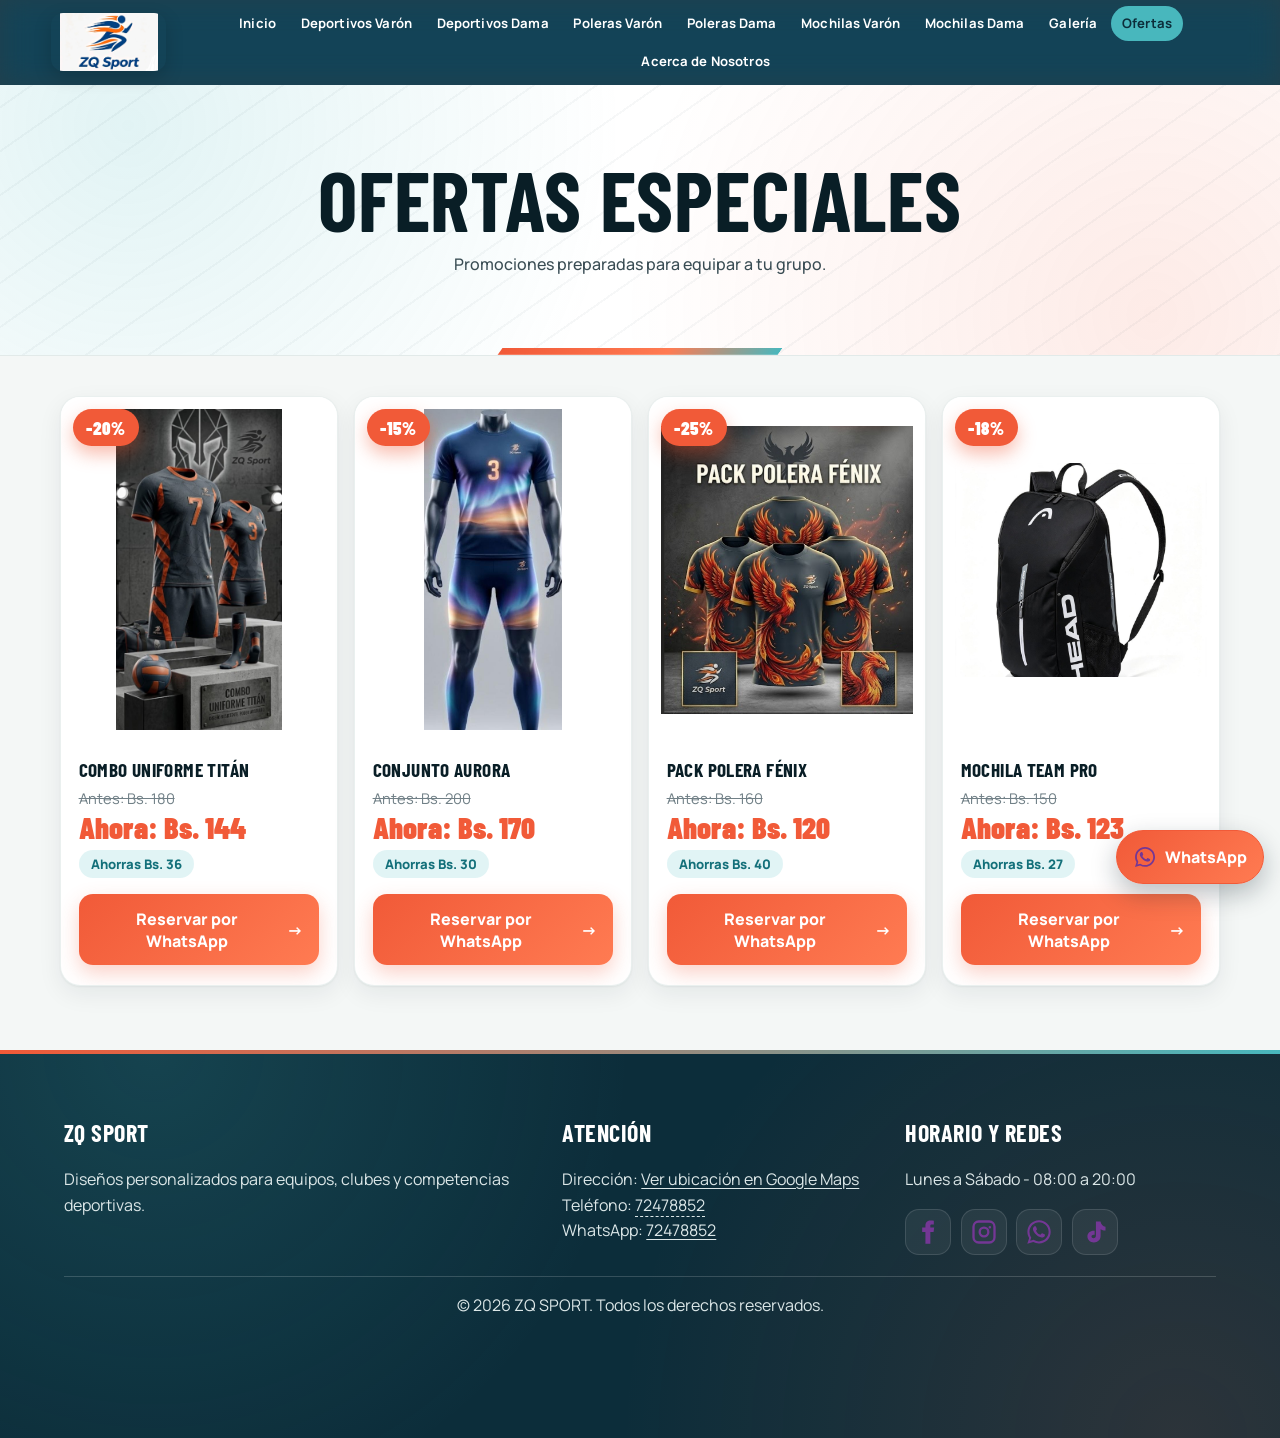
<file: ofertas.html>
<!DOCTYPE html>
<html lang="es">

<head>

    <meta charset="UTF-8">

    <meta name="viewport" content="width=device-width,initial-scale=1.0">
    <meta name="description" content="Ofertas especiales en productos deportivos">
    <title>Ofertas Especiales | ZQ SPORT</title>

    <style>
      :root {
        --primary: #F15A38;
        --secondary: #48B7BD;
        --brand-deep: #0C2D3A;
        --bg-main: #F4F7F6;
        --surface: #FFFFFF;
        --text-title: #091E26;
        --text-body: #3A4D54;
        --border: #E2EAE9;
        --white: #FFFFFF
      }

      * {
        box-sizing: border-box
      }

      body {
        padding-bottom: 5.5rem;
        margin: 0;
        background: var(--bg-main);
        color: var(--text-body);
        font-family: "Segoe UI", Arial, sans-serif
      }

      img {
        display: block;
        max-width: 100%
      }

      header {
        display: flex;
        align-items: center;
        flex-wrap: wrap;
        background: var(--brand-deep)
      }

      .top {
        background: transparent;
        padding: .35rem 0 .35rem 4vw;
        text-align: left;
        flex: 0 0 auto
      }

      .logo {
        width: clamp(86px, 9vw, 118px);
        height: auto;
        max-height: 58px;
        object-fit: contain
      }

      .nav {
        display: flex;
        flex: 1 1 auto;
        flex-wrap: wrap;
        justify-content: center;
        align-items: center;
        background: transparent;
        padding: .35rem 4vw .35rem 1rem
      }

      .nav a {
        color: var(--white);
        padding: .45rem .6rem;
        text-decoration: none;
        font-size: .84rem;
        font-weight: 700;
        border-bottom: 2px solid transparent
      }

      .nav a:hover,.nav a.active {
        color: var(--secondary);
        border-color: var(--secondary)
      }

      .mobile-menu {
        display: none;
        flex: 1 1 auto;
        background: transparent;
        padding: .35rem 4vw .35rem 1rem;
      }

      .mobile-menu summary {
        display: flex;
        align-items: center;
        justify-content: center;
        gap: .65rem;
        color: var(--white);
        background: var(--primary);
        border: 1px solid rgba(255, 255, 255, .18);
        border-radius: 6px;
        padding: .8rem 1rem;
        font-weight: 900;
        text-transform: uppercase;
        cursor: pointer;
        list-style: none;
      }

      .mobile-menu summary::-webkit-details-marker {
        display: none;
      }

      .hamburger-icon,
      .hamburger-icon::before,
      .hamburger-icon::after {
        display: block;
        width: 22px;
        height: 3px;
        background: var(--white);
        border-radius: 2px;
        content: "";
      }

      .hamburger-icon,
      .hamburger-icon::before,
      .hamburger-icon::after {
        transition: transform .2s ease-in-out, background-color .2s ease-in-out;
      }

      .hamburger-icon::before {
        transform: translateY(-7px);
      }

      .hamburger-icon::after {
        transform: translateY(4px);
      }

      .mobile-links {
        display: grid;
        gap: .45rem;
        padding-top: .75rem;
      }

      .mobile-links a {
        color: var(--white);
        background: rgba(12, 45, 58, .95);
        border: 1px solid rgba(255, 255, 255, .16);
        border-radius: 4px;
        padding: .75rem;
        text-align: center;
        text-decoration: none;
        font-weight: 800;
      }

      .mobile-links a.active,
      .mobile-links a:hover,
      .mobile-links a:focus-visible {
        color: var(--brand-deep);
        background: var(--secondary);
      }

      .heading {
        flex-basis: 100%;
        background: var(--surface);
        padding: 3.5rem 6vw;
        border-bottom: 1px solid var(--border);
        text-align: center
      }

      h1,h2 {
        font-family: "Arial Narrow", "Impact", "Segoe UI", sans-serif;
        text-transform: uppercase;
        letter-spacing: 1px
      }

      .heading h1 {
        margin: 0;
        color: var(--text-title);
        font-size: clamp(2.7rem, 6vw, 5rem)
      }

      .offers {
        max-width: 1200px;
        margin: auto;
        padding: 2.5rem 1.25rem 4rem;
        display: grid;
        grid-template-columns: repeat(4, 1fr);
        gap: 1rem
      }

      .card {
        position: relative;
        background: var(--surface);
        border: 1px solid var(--border);
        border-radius: 6px;
        overflow: hidden;
        transition: all .2s ease-in-out
      }

      .card > img {
        width: 100%;
        aspect-ratio: 4 / 5;
        object-fit: contain;
        padding: .75rem;
        background: var(--surface);
      }

      .badge {
        position: absolute;
        top: .75rem;
        left: .75rem;
        background: var(--primary);
        color: var(--white);
        padding: .45rem .65rem;
        border-radius: 4px;
        font-weight: 900
      }

      .body {
        padding: 1rem
      }

      .body h2 {
        color: var(--text-title);
        font-size: 1.2rem
      }

      .old {
        text-decoration: line-through;
        color: #718087
      }

      .new {
        color: var(--primary);
        font-size: 1.55rem;
        font-weight: 900
      }

      .btn {
        display: block;
        background: var(--primary);
        color: var(--white);
        padding: .85rem;
        border-radius: 6px;
        text-align: center;
        text-decoration: none;
        font-weight: 800;
        transition: all .2s ease-in-out
      }

      .btn:hover {
        background: var(--secondary);
        transform: scale(1.02)
      }

      .footer {
        background: var(--brand-deep);
        color: var(--white);
        padding: 3rem 5vw 1rem;
        border-top: 4px solid var(--primary)
      }

      .footer-grid {
        max-width: 1200px;
        margin: auto;
        display: grid;
        grid-template-columns: 1.5fr 1fr 1fr;
        gap: 2rem
      }

      .footer p {
        color: #dce7e8;
        line-height: 1.6
      }

      .social {
        display: flex;
        gap: .5rem
      }

      .social img {
        width: 36px
      }

      .copy {
        text-align: center;
        border-top: 1px solid #ffffff2b;
        padding-top: 1rem
      }

      @media(max-width:950px) {
        .offers {
          grid-template-columns: repeat(2, 1fr)
        }

      }

      @media(max-width:650px) {
        .nav {
          display: none
        }

        .mobile-menu {
          display: block
        }

        .offers,.footer-grid {
          grid-template-columns: 1fr
        }

      }

      @keyframes entrada-suave {
        from {
          opacity: 0;
          transform: translateY(14px);
        }

        to {
          opacity: 1;
          transform: translateY(0);
        }

      }

      .heading h1 {
        animation: entrada-suave .45s ease-out both;
      }

      html {
        scroll-behavior: smooth;
      }

      a:focus-visible,
      summary:focus-visible {
        outline: 3px solid var(--secondary);
        outline-offset: 4px;
      }

      .mobile-links a,
      .mobile-menu > summary,
      .nav a,
      .social a {
        transition: background-color .2s ease-in-out, color .2s ease-in-out, transform .2s ease-in-out;
      }

      .mobile-menu[open] > summary .hamburger-icon {
        background: transparent;
      }

      .mobile-menu[open] > summary .hamburger-icon::before {
        transform: rotate(45deg);
      }

      .mobile-menu[open] > summary .hamburger-icon::after {
        transform: translateY(-3px) rotate(-45deg);
      }

      .mobile-menu[open] .mobile-links {
        animation: entrada-suave .2s ease-out;
      }

      .card:hover,
      .card:focus-within {
        border-color: var(--secondary);
        transform: translateY(-4px) scale(1.02);
        box-shadow: 0 14px 32px rgba(9, 30, 38, .12);
      }

      .quick-actions {
        position: fixed;
        right: max(1rem, env(safe-area-inset-right));
        bottom: max(1rem, env(safe-area-inset-bottom));
        z-index: 30;
        display: flex;
        align-items: center;
        gap: .5rem;
      }

      .quick-actions a {
        display: inline-flex;
        align-items: center;
        justify-content: center;
        gap: .5rem;
        min-height: 48px;
        padding: .75rem 1rem;
        color: var(--white);
        background: var(--brand-deep);
        border: 1px solid var(--secondary);
        border-radius: 6px;
        text-decoration: none;
        font-weight: 800;
        box-shadow: 0 6px 20px rgba(9, 30, 38, .2);
        transition: transform .2s ease-in-out, background-color .2s ease-in-out;
      }

      .quick-actions .quick-whatsapp {
        background: var(--primary);
        border-color: var(--primary);
      }

      .quick-actions img {
        width: 24px;
        height: 24px;
      }

      .quick-actions a:hover {
        background: var(--secondary);
        transform: translateY(-3px);
      }

      .btn:active,
      .quick-actions a:active {
        transform: scale(.98);
      }

      footer a {
        color: inherit;
        text-underline-offset: 3px;
      }

      footer a:hover {
        color: var(--secondary);
      }

      .heading {
        min-width: 0;
        overflow-wrap: anywhere;
      }

      @media (max-width: 700px) {
        .mobile-menu {
          flex: 1 1 calc(100% - 120px);
          min-width: 0;
        }

        .mobile-menu[open] {
          flex-basis: 100%;
        }

        .heading h1 {
          font-size: clamp(2rem, 9vw, 3.5rem);
        }

      }

      @media (prefers-reduced-motion: reduce) {
        html {
          scroll-behavior: auto;
        }

        *,
        *::before,
        *::after {
          animation: none !important;
          transition: none !important;
        }

        .card:hover,
        .card:focus-within {
          transform: none;
        }

      }
    </style>

    <meta name="theme-color" content="#0C2D3A">
    <link rel="preconnect" href="https://fonts.googleapis.com">
    <link rel="preconnect" href="https://fonts.gstatic.com" crossorigin>
    <link rel="stylesheet" href="https://fonts.googleapis.com/css2?family=Barlow+Condensed:wght@600;700;800&family=Manrope:wght@400;500;600;700;800&display=swap">
    <link rel="stylesheet" href="assets/css/dinamico.css">

<script>
document.documentElement.classList.add('zq-js');
</script>

<script src="assets/js/dinamico.js" defer></script>

  </head>

  <body id="inicio">

    <header>
      <div class="top">
        <a href="index.html">
          <img class="logo" src="assets/img/logo-tienda.png" alt="ZQ SPORT">
        </a>
      </div>

      <nav class="nav" aria-label="Navegación principal">
        <a href="index.html">Inicio</a>
        <a href="deportivos-varon.html">Deportivos Varón</a>
        <a href="deportivos-dama.html">Deportivos Dama</a>
        <a href="poleras-varon.html">Poleras Varón</a>
        <a href="poleras-dama.html">Poleras Dama</a>
        <a href="mochilas-varon.html">Mochilas Varón</a>
        <a href="mochilas-dama.html">Mochilas Dama</a>
        <a href="galeria.html">Galería</a>
        <a class="active" href="ofertas.html" aria-current="page">Ofertas</a>
        <a href="nosotros.html">Acerca de Nosotros</a>
      </nav>

      <details class="mobile-menu">
        <summary>
          <span class="hamburger-icon" aria-hidden="true"></span>
          Menu
        </summary>

        <div class="mobile-links">
        <a href="index.html">Inicio</a>
        <a href="deportivos-varon.html">Deportivos Var&oacute;n</a>
        <a href="deportivos-dama.html">Deportivos Dama</a>
        <a href="poleras-varon.html">Poleras Var&oacute;n</a>
        <a href="poleras-dama.html">Poleras Dama</a>
        <a href="mochilas-varon.html">Mochilas Var&oacute;n</a>
        <a href="mochilas-dama.html">Mochilas Dama</a>
        <a href="galeria.html">Galer&iacute;a</a>
        <a class="active" aria-current="page" href="ofertas.html">Ofertas</a>
        <a href="nosotros.html">Acerca de Nosotros</a>
        </div>
      </details>

    </header>

    <div class="heading">
        <h1>Ofertas Especiales</h1>
        <p>Promociones preparadas para equipar a tu grupo.</p>
      </div>

    <main class="offers">

      <article class="card">
        <span class="badge">-20%</span>

        <img src="assets/img/combo-uniforme-titan.jpeg" alt="Oferta uniforme Titán" loading="lazy" decoding="async">
        <div class="body">
          <h2>Combo Uniforme Titán</h2>
          <p class="old">Antes: Bs. 180</p>
          <p class="new">Ahora: Bs. 144</p>

          <a class="btn" href="https://wa.me/59172478852?text=Hola%2C%20quiero%20reservar%20la%20oferta%3A%20Combo%20Uniforme%20Tit%C3%A1n.%20Cantidad%3A%20__.%20Talla%3A%20__.%20Color%3A%20__.">Reservar por WhatsApp</a>
        </div>
      </article>
      <article class="card">
        <span class="badge">-15%</span>

        <img src="assets/img/conjunto-aurora.jpeg" alt="Oferta conjunto Aurora" loading="lazy" decoding="async">
        <div class="body">
          <h2>Conjunto Aurora</h2>
          <p class="old">Antes: Bs. 200</p>
          <p class="new">Ahora: Bs. 170</p>
          <a class="btn" href="https://wa.me/59172478852?text=Hola%2C%20quiero%20reservar%20la%20oferta%3A%20Conjunto%20Aurora.%20Cantidad%3A%20__.%20Talla%3A%20__.%20Color%3A%20__.">Reservar por WhatsApp</a>
        </div>
      </article>
      <article class="card">
        <span class="badge">-25%</span>

        <img src="assets/img/Pack-polera-fenix.jpeg" alt="Oferta polera Fénix" loading="lazy" decoding="async">
        <div class="body">
          <h2>Pack Polera Fénix</h2>
          <p class="old">Antes: Bs. 160</p>
          <p class="new">Ahora: Bs. 120</p>
          <a class="btn" href="https://wa.me/59172478852?text=Hola%2C%20quiero%20reservar%20la%20oferta%3A%20Pack%20Polera%20F%C3%A9nix.%20Cantidad%3A%20__.%20Talla%3A%20__.%20Color%3A%20__.">Reservar por WhatsApp</a>
        </div>
      </article>
      <article class="card">
        <span class="badge">-18%</span>

        <img src="assets/img/mochila-team-pro.jpeg" alt="Oferta mochila Team Pro" loading="lazy" decoding="async">
        <div class="body">
          <h2>Mochila Team Pro</h2>
          <p class="old">Antes: Bs. 150</p>
          <p class="new">Ahora: Bs. 123</p>
          <a class="btn" href="https://wa.me/59172478852?text=Hola%2C%20quiero%20reservar%20la%20oferta%3A%20Mochila%20Team%20Pro.%20Cantidad%3A%20__.%20Talla%3A%20__.%20Color%3A%20__.">Reservar por WhatsApp</a>
        </div>
      </article>
    </main>

    <footer class="footer">
      <div class="footer-grid">
        <section>
          <h2>ZQ SPORT</h2>
          <p>Diseños personalizados para equipos, clubes y competencias deportivas.</p>
        </section>
        <section>
          <h2>Atención</h2>
          <p>Dirección: <a href="https://www.google.com/maps/search/?api=1&amp;query=-17.970611%2C-67.069306" target="_blank" rel="noopener noreferrer">Ver ubicación en Google Maps</a><br>Teléfono: <a href="tel:+59172478852">72478852</a><br>WhatsApp: <a href="https://wa.me/59172478852?text=Hola%2C%20quiero%20informaci%C3%B3n%20sobre%20los%20productos%20de%20ZQ%20SPORT.">72478852</a></p>
        </section>
        <section>
          <h2>Horario y redes</h2>
          <p>Lunes a Sábado - 08:00 a 20:00</p>
          <div class="social">
            <a href="#">
              <img src="assets/icons/facebook.svg" alt="Facebook">
            </a>
            <a href="#">
              <img src="assets/icons/instagram.svg" alt="Instagram">
            </a>
            <a href="https://wa.me/59172478852?text=Hola%2C%20quiero%20informaci%C3%B3n%20sobre%20los%20productos%20de%20ZQ%20SPORT." aria-label="Escribir a ZQ SPORT por WhatsApp">
              <img src="assets/icons/whatsapp.svg" alt="WhatsApp">
            </a>
            <a href="#">
              <img src="assets/icons/tiktok.svg" alt="TikTok">
            </a>
          </div>
        </section>
      </div>
      <p class="copy">© 2026 ZQ SPORT. Todos los derechos reservados.</p>
    </footer>

    <nav class="quick-actions" aria-label="Accesos rápidos">
      <a href="#inicio" aria-label="Volver al inicio de la página" title="Volver arriba">&uarr;</a>
      <a class="quick-whatsapp" href="https://wa.me/59172478852?text=Hola%2C%20quiero%20informaci%C3%B3n%20sobre%20los%20productos%20de%20ZQ%20SPORT." aria-label="Consultar con ZQ SPORT por WhatsApp">
        <img src="assets/icons/whatsapp.svg" alt="">
        WhatsApp
      </a>
    </nav>
  </body>
</html>
</file>
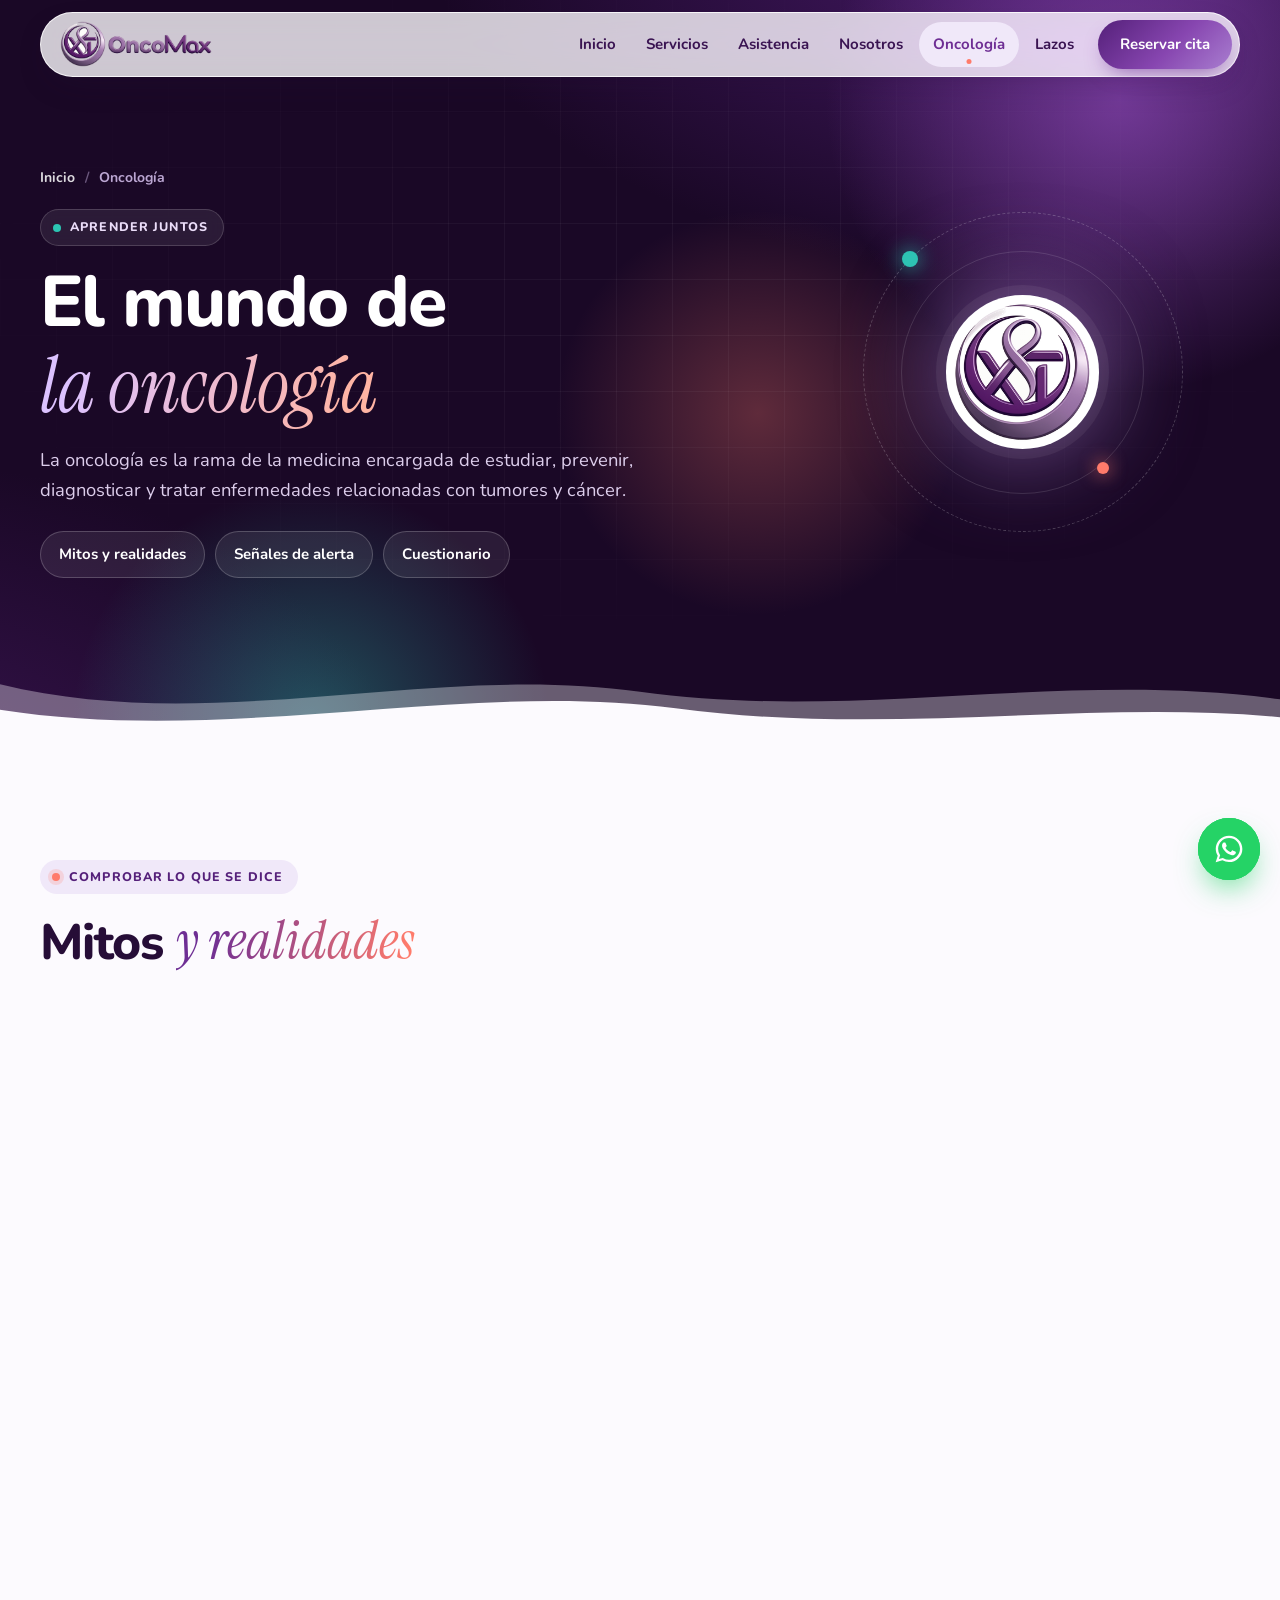
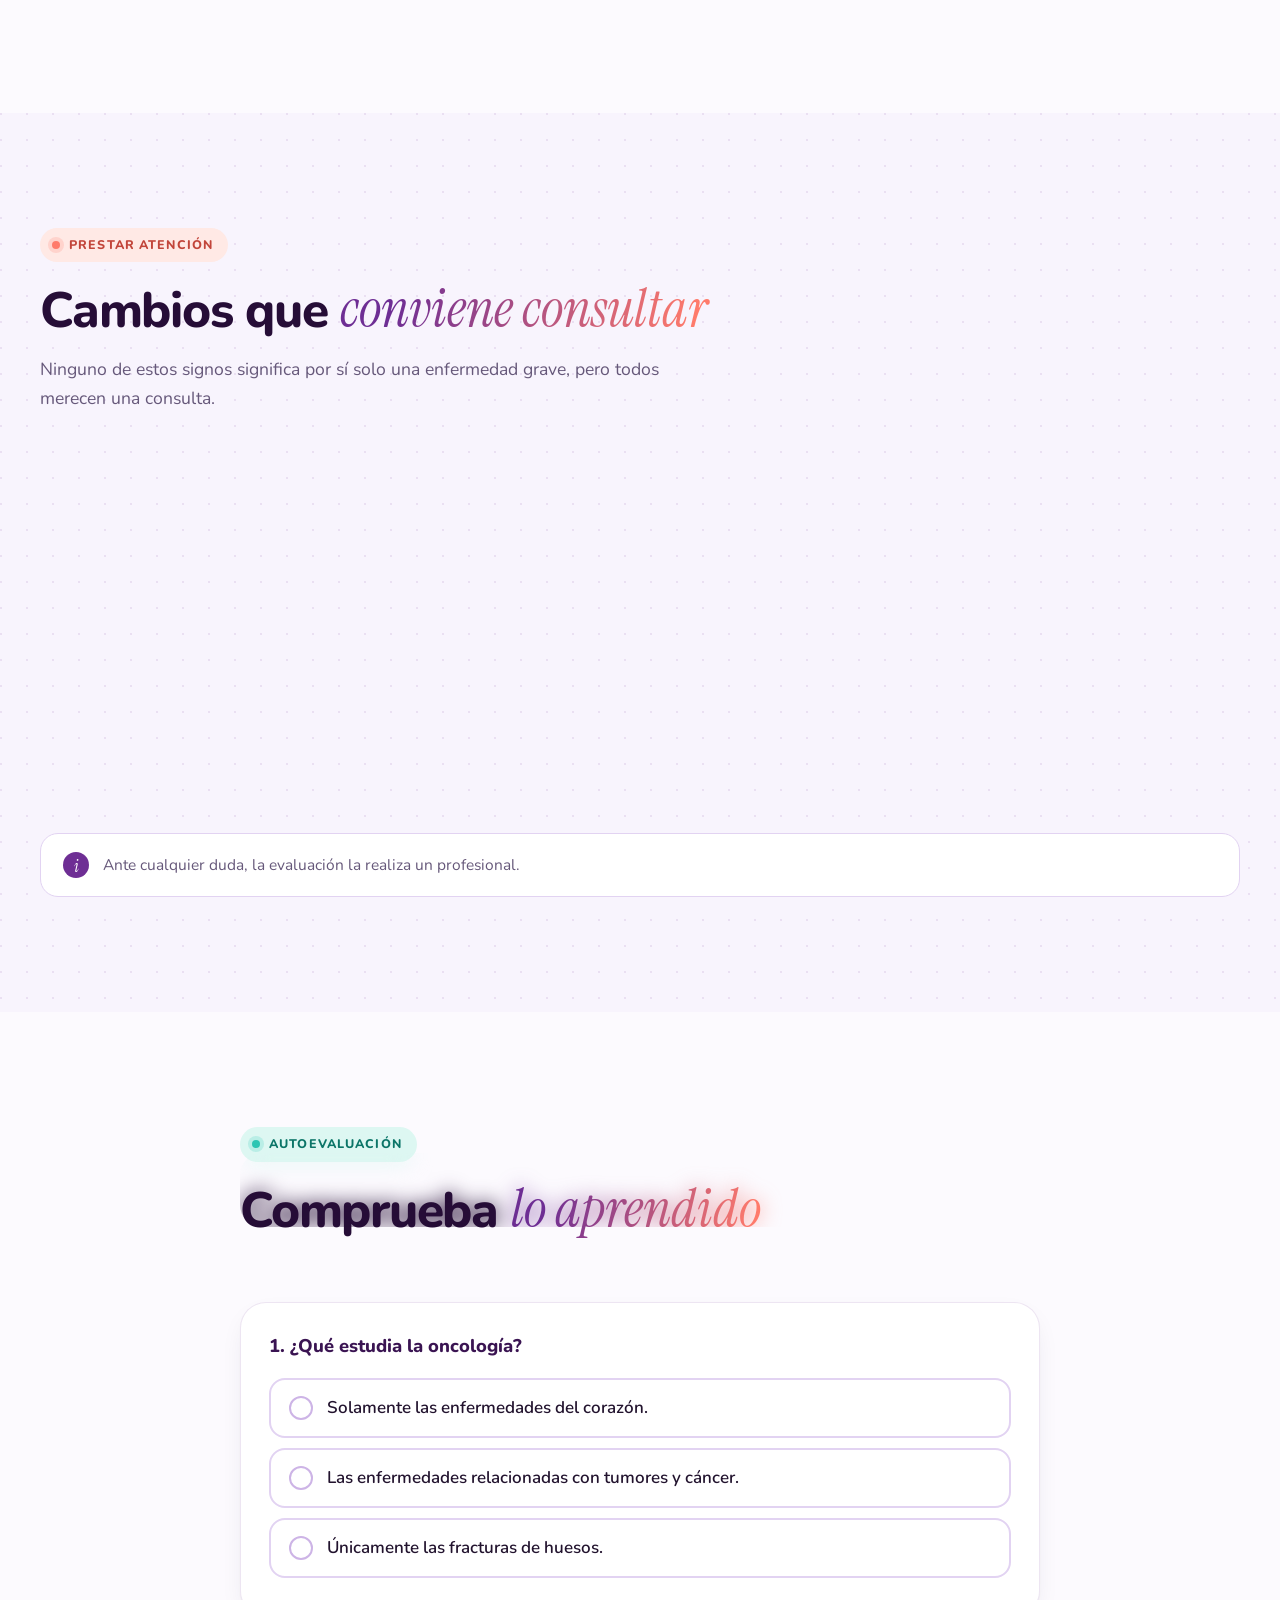
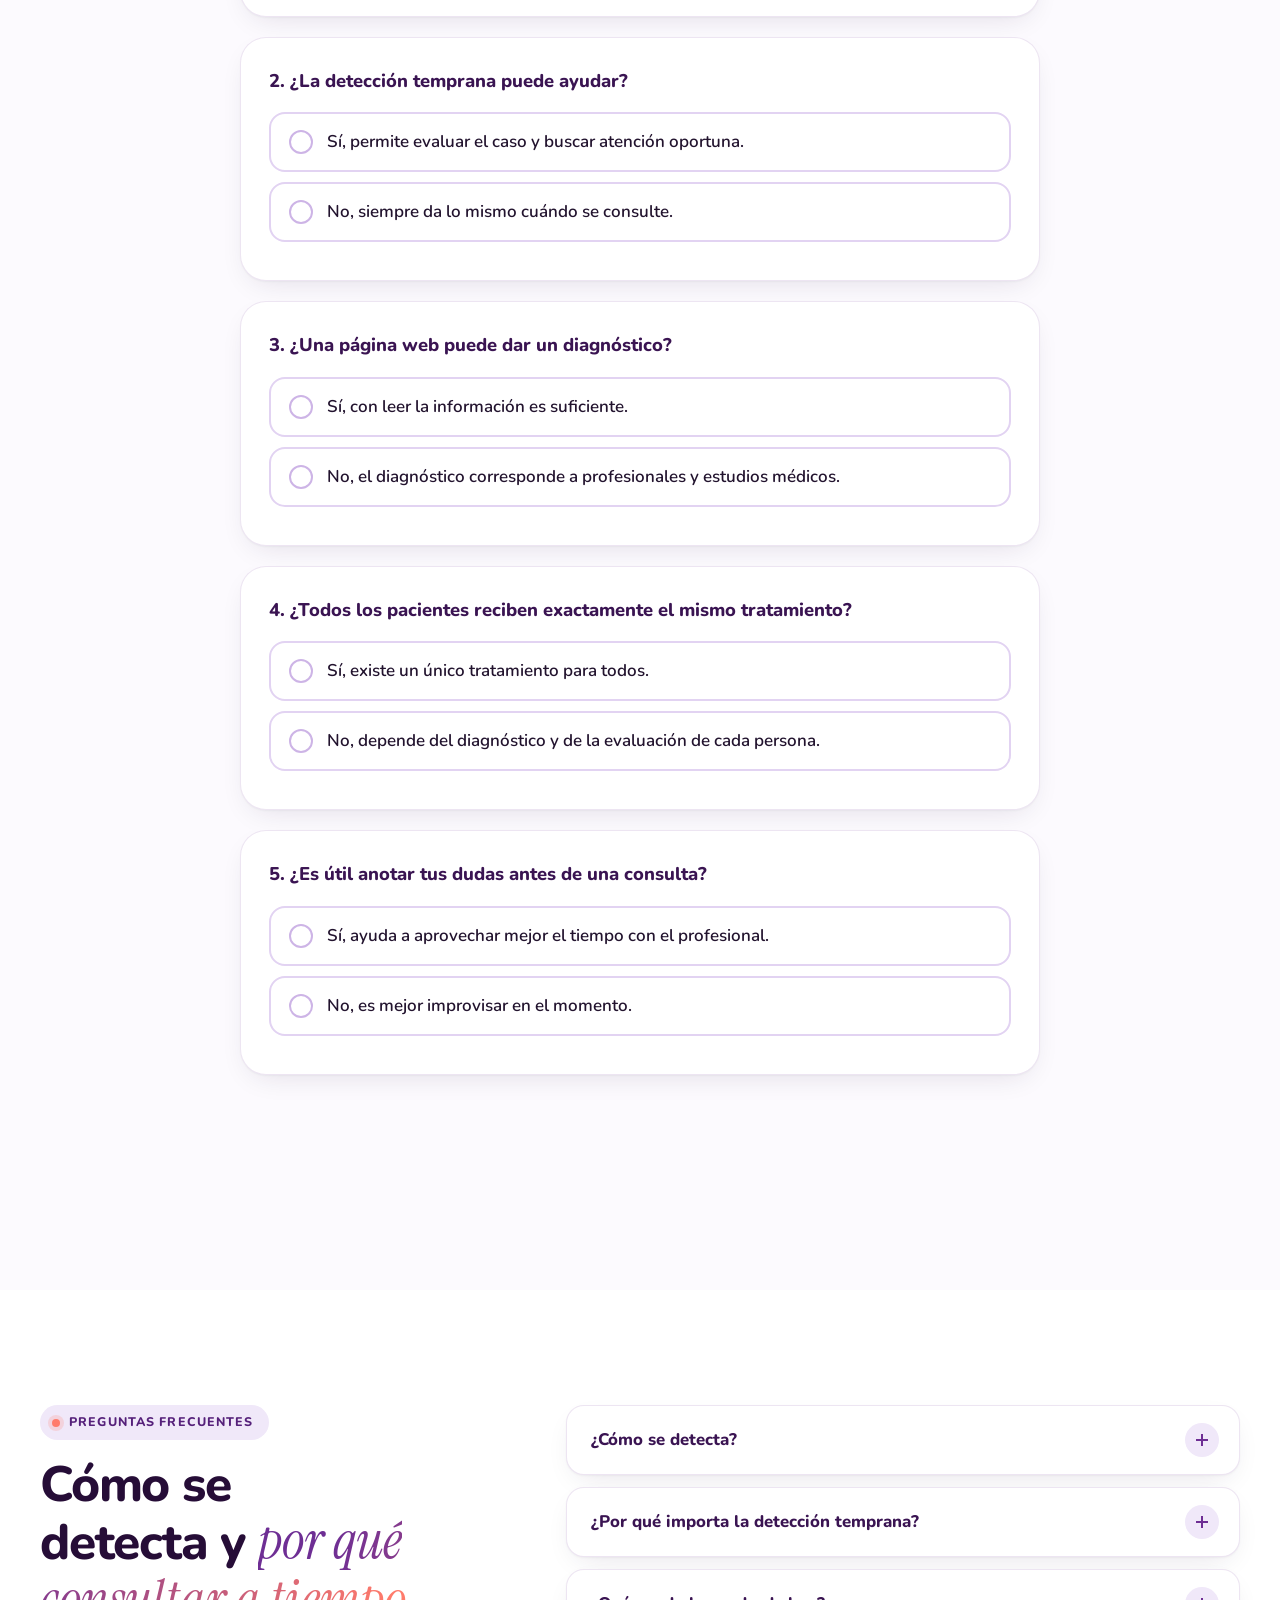
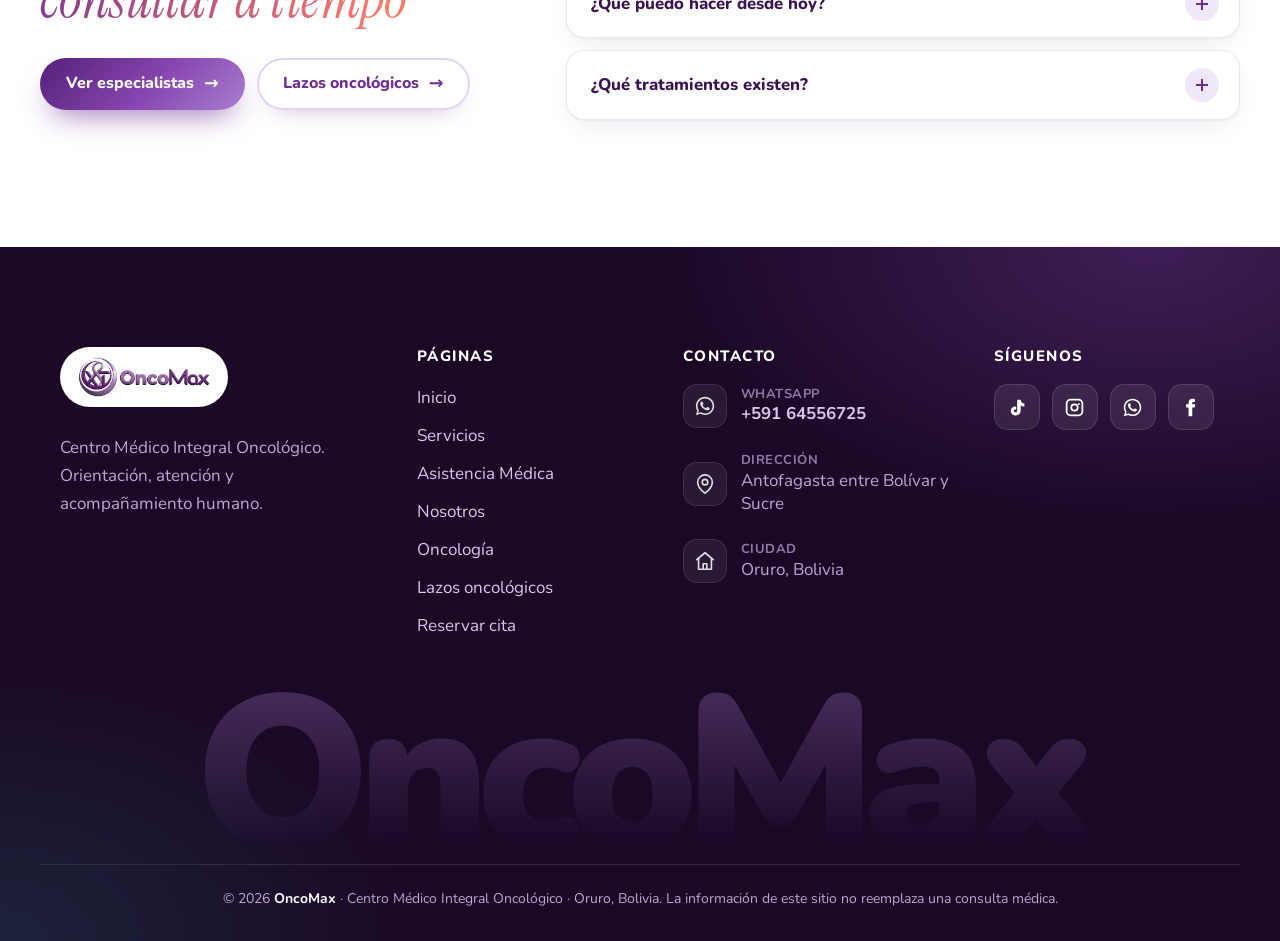
<file: oncologia.html>
<!DOCTYPE html>
<!-- APRENDE A EDITAR oncologia.html
Oncología: información, tarjetas de mitos y cuestionario de cinco preguntas.
Este archivo decide los textos, imágenes y enlaces. estilos.css decide su apariencia.
Los comentarios como este son instrucciones: no aparecen en la página.
Empieza cambiando un texto, guarda el archivo y recarga la página para ver el resultado.
Las palabras entre > y < suelen ser texto visible. Conserva las etiquetas que las rodean.
class conecta un bloque con su diseño en estilos.css; id le da un nombre único.
Las etiquetas /div, /section y similares cierran lo que se abrió antes: mueve los bloques completos.
Para cambiar un estilo, busca el nombre de class en assets/css/estilos.css.
Para cambiar reservas, abre assets/js/reserva.js y conserva los name del formulario.
Menú, pie y teléfonos están escritos en cada página: repite allí los cambios comunes. -->
<!-- APRENDE: Abre la página; lang="es" indica que sus textos están en español. Conserva el cierre /html al
     final. -->
<html lang="es">
<!-- APRENDE: Datos de la página que no forman parte del contenido visible; aquí se conectan los estilos y las
     letras. -->
<head>
  <!-- APRENDE: Permite mostrar tildes y ñ correctamente; conserva UTF-8. -->
  <meta charset="UTF-8">
  <!-- APRENDE: Adapta la página al ancho del celular; conserva este ajuste para que el diseño móvil funcione. -->
  <meta name="viewport" content="width=device-width, initial-scale=1.0">
  <!-- APRENDE: Resumen para buscadores; cambia el texto de content para describir esta página. -->
  <meta name="description" content="Información sobre oncología: qué es, mitos y realidades, señales de alerta y un cuestionario interactivo.">
  <!-- APRENDE: Color sugerido para la barra del navegador en móviles compatibles; cambia el código # de content. -->
  <meta name="theme-color" content="#260D37">
  <!-- APRENDE: Nombre que aparece en la pestaña del navegador; cambia el texto entre title y /title. -->
  <title>Oncología | OncoMax</title>
  <!-- APRENDE: Icono de la pestaña: cambia href por la ruta de otra imagen pequeña. -->
  <link rel="icon" href="assets/img/logo-simbolo.png">
  <!-- Tipografias: Nunito (redondeada como el logo) e Instrument Serif para los acentos. -->
  <!-- APRENDE: Prepara la conexión con el servicio de letras para que carguen antes; conserva estas líneas si
       usas Google Fonts. -->
  <link rel="preconnect" href="https://fonts.googleapis.com">
  <!-- APRENDE: Prepara la conexión con el servicio de letras para que carguen antes; conserva estas líneas si
       usas Google Fonts. -->
  <link rel="preconnect" href="https://fonts.gstatic.com" crossorigin>
  <!-- APRENDE: Descarga Nunito e Instrument Serif. Para cambiar las letras, reemplaza este enlace y los valores
       "fuente" con dos guiones delante y "fuente-acento" con dos guiones delante de estilos.css. -->
  <link rel="stylesheet" href="https://fonts.googleapis.com/css2?family=Instrument+Serif:ital@0;1&amp;family=Nunito:wght@400..900&amp;display=swap">
  <!-- Todos los estilos del sitio viven en un solo archivo compartido. -->
  <!-- APRENDE: Conecta assets/css/estilos.css, que cambia la apariencia de las siete páginas; abre ese archivo
       para modificar colores y medidas. -->
  <link rel="stylesheet" href="assets/css/estilos.css">
</head>
<!-- APRENDE: Comienza todo lo que ve el visitante. Los bloques aparecen en el orden en que los escribes aquí. -->
<body>
  <!-- Barra de progreso de lectura (solo decorativa). -->
  <!-- APRENDE: Barra decorativa que se llena al bajar por la página; cambia su altura y colores buscando
       .progreso en estilos.css. -->
  <div class="progreso" aria-hidden="true"></div>

  <!-- ================= CABECERA ================= -->
  <!-- APRENDE: Menú superior compartido visualmente por el sitio. Sus enlaces se repiten en las siete páginas:
       actualízalos en todas si cambias el menú. -->
  <header class="cabecera">
    <!-- APRENDE: Reúne el logo y el menú dentro de una franja centrada; cambia separación y ancho en
         .cabecera__interior de estilos.css. -->
    <div class="cabecera__interior">
      <!-- El logo siempre lleva al inicio. -->
      <!-- APRENDE: Logo que lleva a Inicio; cambia href para elegir el destino y src de su imagen para usar otro
           logo. Enlace: href="index.html" elige el destino; el texto entre a y /a es lo que se pulsa. -->
      <a class="marca" href="index.html" aria-label="OncoMax, ir al inicio">
        <!-- APRENDE: Imagen: cambia src="assets/img/logo-oncomax-horizontal.png" por otro archivo; alt describe la
             foto si no se ve o se usa lectura por voz. -->
        <img src="assets/img/logo-oncomax-horizontal.png" alt="OncoMax" width="152" height="46">
      </a>

      <!-- Casilla escondida que abre el menu en celular; el label es el boton. -->
      <!-- APRENDE: Casilla del menú móvil: al marcarse abre el menú mediante estilos.css. Conserva id="nav-toggle" y
           su label con el mismo for. -->
      <input class="nav-toggle" id="nav-toggle" type="checkbox" aria-label="Abrir o cerrar el menu">
      <!-- APRENDE: Botón del menú de celular. Sus tres span dibujan las rayas; for debe coincidir con el id de la
           casilla nav-toggle. Texto para elegir o rellenar el campo "nav-toggle"; for debe coincidir con su id.
           Cambia las palabras para otra indicación. -->
      <label class="hamburguesa" for="nav-toggle" aria-hidden="true">
        <!-- APRENDE: Texto o pieza pequeña dentro de otro bloque; si contiene palabras, puedes reemplazarlas entre las
             etiquetas. -->
        <span></span><span></span><span></span>
      </label>

      <!-- APRENDE: Lista de páginas del menú; agrega otro enlace a dentro de este bloque para sumar una página. -->
      <nav class="nav" aria-label="Principal">
        <!-- APRENDE: Enlace: href="index.html" elige el destino; el texto entre a y /a es lo que se pulsa. -->
        <a href="index.html">Inicio</a>
        <!-- APRENDE: Enlace: href="servicios.html" elige el destino; el texto entre a y /a es lo que se pulsa. -->
        <a href="servicios.html">Servicios</a>
        <!-- APRENDE: Enlace: href="asistencia.html" elige el destino; el texto entre a y /a es lo que se pulsa. -->
        <a href="asistencia.html">Asistencia</a>
        <!-- APRENDE: Enlace: href="nosotros.html" elige el destino; el texto entre a y /a es lo que se pulsa. -->
        <a href="nosotros.html">Nosotros</a>
        <!-- APRENDE: Enlace: href="oncologia.html" elige el destino; el texto entre a y /a es lo que se pulsa. activo
             resalta esta página y aria-current="page" la identifica como actual; al crear otra página mueve ambas
             marcas a su enlace. -->
        <a class="activo" aria-current="page" href="oncologia.html">Oncología</a>
        <!-- APRENDE: Enlace: href="lazos.html" elige el destino; el texto entre a y /a es lo que se pulsa. -->
        <a href="lazos.html">Lazos</a>
        <!-- APRENDE: Enlace: href="reserva.html" elige el destino; el texto entre a y /a es lo que se pulsa. -->
        <a class="nav__cta" href="reserva.html">Reservar cita</a>
      </nav>
    </div>
  </header>

  <!-- APRENDE: Contenido principal de esta página; mueve o añade secciones dentro de este bloque. -->
  <main>
    <!-- ================= INTRODUCCION ================= -->
    <!-- APRENDE: Presentación de esta página: título, explicación y enlaces rápidos. Cambia esos textos dentro de
         este bloque. id="informacion" permite llegar a este bloque usando un enlace con #informacion. -->
    <section class="cabeza" id="informacion">
      <!-- APRENDE: Fondo con tres manchas que se mueven. Cambia sus colores en .fondo-vivo y .mancha de estilos.css;
           los span son decoración. -->
      <div class="fondo-vivo" aria-hidden="true"><span class="mancha mancha--1"></span><span class="mancha mancha--2"></span><span class="mancha mancha--3"></span></div>
      <!-- APRENDE: Coloca la presentación junto al logo animado; en pantallas pequeñas se convierte en una columna. -->
      <div class="cabeza__interior">
        <!-- APRENDE: Agrupa la ruta, el título y la explicación de esta página; puedes editar cada texto dentro de sus
             etiquetas. -->
        <div class="cabeza__texto">
          <!-- APRENDE: Muestra el recorrido Inicio / página actual; cambia el último texto al cambiar el nombre de esta
               página. Enlace: href="index.html" elige el destino; el texto entre a y /a es lo que se pulsa. -->
          <nav class="migas entrada" aria-label="Ruta"><a href="index.html">Inicio</a><span aria-hidden="true">/</span><span>Oncología</span></nav>
          <!-- APRENDE: Texto corto que presenta una sección; escribe otro nombre entre las etiquetas. Las variantes de
               class cambian sus colores. "d" con dos guiones delante controla el turno de aparición: un número mayor
               hace que aparezca más tarde. -->
          <span class="etiqueta etiqueta--brillo entrada" style="--d:1">Aprender juntos</span>
          <!-- APRENDE: Título principal de esta página. Cambia sus palabras; el texto dentro de em recibe el estilo
               destacado. "d" con dos guiones delante controla el turno de aparición: un número mayor hace que aparezca
               más tarde. -->
          <h1 class="entrada" style="--d:2">El mundo de <em>la oncología</em></h1>
          <!-- APRENDE: Párrafo visible: cambia sus palabras conservando las etiquetas. b destaca palabras y br las pasa
               a otra línea. "d" con dos guiones delante controla el turno de aparición: un número mayor hace que
               aparezca más tarde. -->
          <p class="entrada" style="--d:3">La oncología es la rama de la medicina encargada de estudiar, prevenir,
             diagnosticar y tratar enfermedades relacionadas con tumores y cáncer.</p>
          <!-- APRENDE: Agrupa accesos a secciones de esta misma página; cada href con # debe apuntar al id de la sección
               correspondiente. "d" con dos guiones delante controla el turno de aparición: un número mayor hace que
               aparezca más tarde. -->
          <div class="saltos entrada" style="--d:4">
            <!-- APRENDE: Salta al bloque cuyo id es "mitos"; cambia href y el id de destino juntos si lo renombras. -->
            <a href="#mitos">Mitos y realidades</a>
            <!-- APRENDE: Salta al bloque cuyo id es "senales"; cambia href y el id de destino juntos si lo renombras. -->
            <a href="#senales">Señales de alerta</a>
            <!-- APRENDE: Salta al bloque cuyo id es "cuestionario"; cambia href y el id de destino juntos si lo renombras. -->
            <a href="#cuestionario">Cuestionario</a>
          </div>
        </div>
        <!-- APRENDE: Logo rodeado de anillos animados; cambia src para otro símbolo y busca .orbita en estilos.css
             para su tamaño y velocidad. Imagen: cambia src="assets/img/logo-simbolo.png" por otro archivo; alt
             describe la foto si no se ve o se usa lectura por voz. Aquí alt vacío indica un dibujo decorativo. "d" con
             dos guiones delante controla el turno de aparición: un número mayor hace que aparezca más tarde. -->
        <div class="orbita entrada" style="--d:3" aria-hidden="true"><span></span><img src="assets/img/logo-simbolo.png" alt=""><span></span></div>
      </div>
      <!-- APRENDE: Dibujo hecho con formas. viewBox establece el espacio de dibujo; su tamaño visible se ajusta en
           estilos.css. -->
      <svg class="ola" viewBox="0 0 1440 120" preserveAspectRatio="none" aria-hidden="true">
        <!-- APRENDE: Trazo del dibujo: d contiene puntos y curvas (M empieza, L une, C curva, Z cierra). Para cambiar
             solo el color, usa estilos.css. -->
        <path d="M0,38 C240,108 480,8 720,48 C960,88 1200,18 1440,58 L1440,120 L0,120 Z"/>
        <!-- APRENDE: Trazo del dibujo: d contiene puntos y curvas (M empieza, L une, C curva, Z cierra). Para cambiar
             solo el color, usa estilos.css. -->
        <path d="M0,72 C260,120 520,32 760,70 C1000,108 1220,58 1440,82 L1440,120 L0,120 Z"/>
      </svg>
    </section>

    <!-- ================= MITOS Y REALIDADES ================= -->
    <!-- APRENDE: Agrupa una parte completa de la página. Para moverla, mueve desde section hasta su cierre
         /section con todo lo que contiene. id="mitos" permite llegar a este bloque usando un enlace con #mitos. -->
    <section class="seccion" id="mitos">
      <!-- APRENDE: Mantiene el contenido centrado y limita su ancho; cambia el valor de "ancho" con dos guiones
           delante al principio de estilos.css. -->
      <div class="seccion__interior">
        <!-- APRENDE: Agrupa la etiqueta, el título y la explicación de esta sección; cambia sus palabras dentro de
             cada etiqueta. -->
        <div class="titulo-seccion revelar">
          <!-- APRENDE: Texto corto que presenta una sección; escribe otro nombre entre las etiquetas. Las variantes de
               class cambian sus colores. -->
          <span class="etiqueta">Comprobar lo que se dice</span>
          <!-- APRENDE: Título de esta sección o tarjeta. Edita sus palabras y las de em si tiene una parte destacada. -->
          <h2>Mitos <em>y realidades</em></h2>
        </div>

        <!-- APRENDE: Agrupa tarjetas. "grid" + dos guiones + "2", "grid" + dos guiones + "3" y "grid" + dos guiones +
             "4" usan anchos mínimos diferentes; el espacio disponible decide cuántas caben por fila. -->
        <div class="grid grid--2 escalonado">
          <!-- APRENDE: Tarjeta con frente y reverso que gira al usarla. Para añadir otra, copia todo este article;
               cambia los textos de ambas caras. -->
          <article class="flip flip--texto flip--menta" tabindex="0">
            <!-- APRENDE: Mantiene unidas las dos caras para que giren juntas; conserva dentro el frente y el reverso. -->
            <div class="flip__interior">
              <!-- APRENDE: Una cara de la tarjeta. Frente muestra el resumen; atras muestra la explicación. Edita cada
                   contenido por separado. -->
              <div class="flip__cara flip__frente">
                <!-- APRENDE: Texto corto que presenta una sección; escribe otro nombre entre las etiquetas. Las variantes de
                     class cambian sus colores. -->
                <span class="etiqueta etiqueta--coral">Mito</span>
                <!-- APRENDE: Título de un bloque pequeño; reemplaza el texto entre las etiquetas. -->
                <h3>El cáncer siempre es hereditario.</h3>
                <!-- APRENDE: Invitación a usar la tarjeta; cambia el texto para indicar qué descubrirá la persona. -->
                <span class="pista">Ver realidad</span>
              </div>
              <!-- APRENDE: Una cara de la tarjeta. Frente muestra el resumen; atras muestra la explicación. Edita cada
                   contenido por separado. -->
              <div class="flip__cara flip__atras">
                <!-- APRENDE: Texto corto que presenta una sección; escribe otro nombre entre las etiquetas. Las variantes de
                     class cambian sus colores. -->
                <span class="etiqueta etiqueta--blanca">Realidad</span>
                <!-- APRENDE: Título de un bloque pequeño; reemplaza el texto entre las etiquetas. -->
                <h3>No siempre</h3>
                <!-- APRENDE: Párrafo visible: cambia sus palabras conservando las etiquetas. b destaca palabras y br las pasa
                     a otra línea. -->
                <p>Algunos casos tienen relación familiar, pero muchos aparecen por una
                   combinación de distintos factores.</p>
              </div>
            </div>
          </article>

          <!-- APRENDE: Tarjeta con frente y reverso que gira al usarla. Para añadir otra, copia todo este article;
               cambia los textos de ambas caras. -->
          <article class="flip flip--texto flip--menta" tabindex="0">
            <!-- APRENDE: Mantiene unidas las dos caras para que giren juntas; conserva dentro el frente y el reverso. -->
            <div class="flip__interior">
              <!-- APRENDE: Una cara de la tarjeta. Frente muestra el resumen; atras muestra la explicación. Edita cada
                   contenido por separado. -->
              <div class="flip__cara flip__frente">
                <!-- APRENDE: Texto corto que presenta una sección; escribe otro nombre entre las etiquetas. Las variantes de
                     class cambian sus colores. -->
                <span class="etiqueta etiqueta--coral">Mito</span>
                <!-- APRENDE: Título de un bloque pequeño; reemplaza el texto entre las etiquetas. -->
                <h3>Todos los tratamientos son iguales.</h3>
                <!-- APRENDE: Invitación a usar la tarjeta; cambia el texto para indicar qué descubrirá la persona. -->
                <span class="pista">Ver realidad</span>
              </div>
              <!-- APRENDE: Una cara de la tarjeta. Frente muestra el resumen; atras muestra la explicación. Edita cada
                   contenido por separado. -->
              <div class="flip__cara flip__atras">
                <!-- APRENDE: Texto corto que presenta una sección; escribe otro nombre entre las etiquetas. Las variantes de
                     class cambian sus colores. -->
                <span class="etiqueta etiqueta--blanca">Realidad</span>
                <!-- APRENDE: Título de un bloque pequeño; reemplaza el texto entre las etiquetas. -->
                <h3>Cada caso es distinto</h3>
                <!-- APRENDE: Párrafo visible: cambia sus palabras conservando las etiquetas. b destaca palabras y br las pasa
                     a otra línea. -->
                <p>Cada persona recibe una orientación según su diagnóstico, estado de
                   salud y evaluación médica.</p>
              </div>
            </div>
          </article>

          <!-- APRENDE: Tarjeta con frente y reverso que gira al usarla. Para añadir otra, copia todo este article;
               cambia los textos de ambas caras. -->
          <article class="flip flip--texto flip--menta" tabindex="0">
            <!-- APRENDE: Mantiene unidas las dos caras para que giren juntas; conserva dentro el frente y el reverso. -->
            <div class="flip__interior">
              <!-- APRENDE: Una cara de la tarjeta. Frente muestra el resumen; atras muestra la explicación. Edita cada
                   contenido por separado. -->
              <div class="flip__cara flip__frente">
                <!-- APRENDE: Texto corto que presenta una sección; escribe otro nombre entre las etiquetas. Las variantes de
                     class cambian sus colores. -->
                <span class="etiqueta etiqueta--coral">Mito</span>
                <!-- APRENDE: Título de un bloque pequeño; reemplaza el texto entre las etiquetas. -->
                <h3>Una sola prueba siempre confirma cualquier cáncer.</h3>
                <!-- APRENDE: Invitación a usar la tarjeta; cambia el texto para indicar qué descubrirá la persona. -->
                <span class="pista">Ver realidad</span>
              </div>
              <!-- APRENDE: Una cara de la tarjeta. Frente muestra el resumen; atras muestra la explicación. Edita cada
                   contenido por separado. -->
              <div class="flip__cara flip__atras">
                <!-- APRENDE: Texto corto que presenta una sección; escribe otro nombre entre las etiquetas. Las variantes de
                     class cambian sus colores. -->
                <span class="etiqueta etiqueta--blanca">Realidad</span>
                <!-- APRENDE: Título de un bloque pequeño; reemplaza el texto entre las etiquetas. -->
                <h3>Suele hacer falta más de un estudio</h3>
                <!-- APRENDE: Párrafo visible: cambia sus palabras conservando las etiquetas. b destaca palabras y br las pasa
                     a otra línea. -->
                <p>El profesional puede necesitar una consulta y diferentes estudios para
                   comprender cada caso.</p>
              </div>
            </div>
          </article>

          <!-- APRENDE: Tarjeta con frente y reverso que gira al usarla. Para añadir otra, copia todo este article;
               cambia los textos de ambas caras. -->
          <article class="flip flip--texto flip--menta" tabindex="0">
            <!-- APRENDE: Mantiene unidas las dos caras para que giren juntas; conserva dentro el frente y el reverso. -->
            <div class="flip__interior">
              <!-- APRENDE: Una cara de la tarjeta. Frente muestra el resumen; atras muestra la explicación. Edita cada
                   contenido por separado. -->
              <div class="flip__cara flip__frente">
                <!-- APRENDE: Texto corto que presenta una sección; escribe otro nombre entre las etiquetas. Las variantes de
                     class cambian sus colores. -->
                <span class="etiqueta etiqueta--coral">Mito</span>
                <!-- APRENDE: Título de un bloque pequeño; reemplaza el texto entre las etiquetas. -->
                <h3>No hace falta consultar si no existe dolor.</h3>
                <!-- APRENDE: Invitación a usar la tarjeta; cambia el texto para indicar qué descubrirá la persona. -->
                <span class="pista">Ver realidad</span>
              </div>
              <!-- APRENDE: Una cara de la tarjeta. Frente muestra el resumen; atras muestra la explicación. Edita cada
                   contenido por separado. -->
              <div class="flip__cara flip__atras">
                <!-- APRENDE: Texto corto que presenta una sección; escribe otro nombre entre las etiquetas. Las variantes de
                     class cambian sus colores. -->
                <span class="etiqueta etiqueta--blanca">Realidad</span>
                <!-- APRENDE: Título de un bloque pequeño; reemplaza el texto entre las etiquetas. -->
                <h3>El dolor no es el único aviso</h3>
                <!-- APRENDE: Párrafo visible: cambia sus palabras conservando las etiquetas. b destaca palabras y br las pasa
                     a otra línea. -->
                <p>Algunos cambios pueden no causar dolor. Los controles y la orientación
                   profesional son importantes.</p>
              </div>
            </div>
          </article>
        </div>
      </div>
    </section>

    <!-- ================= SEÑALES DE ALERTA ================= -->
    <!-- APRENDE: Agrupa una parte completa de la página. Para moverla, mueve desde section hasta su cierre
         /section con todo lo que contiene. id="senales" permite llegar a este bloque usando un enlace con
         #senales. -->
    <section class="seccion seccion--suave" id="senales">
      <!-- APRENDE: Mantiene el contenido centrado y limita su ancho; cambia el valor de "ancho" con dos guiones
           delante al principio de estilos.css. -->
      <div class="seccion__interior">
        <!-- APRENDE: Agrupa la etiqueta, el título y la explicación de esta sección; cambia sus palabras dentro de
             cada etiqueta. -->
        <div class="titulo-seccion revelar">
          <!-- APRENDE: Texto corto que presenta una sección; escribe otro nombre entre las etiquetas. Las variantes de
               class cambian sus colores. -->
          <span class="etiqueta etiqueta--coral">Prestar atención</span>
          <!-- APRENDE: Título de esta sección o tarjeta. Edita sus palabras y las de em si tiene una parte destacada. -->
          <h2>Cambios que <em>conviene consultar</em></h2>
          <!-- APRENDE: Párrafo visible: cambia sus palabras conservando las etiquetas. b destaca palabras y br las pasa
               a otra línea. -->
          <p>Ninguno de estos signos significa por sí solo una enfermedad grave, pero
             todos merecen una consulta.</p>
        </div>

        <!-- APRENDE: Agrupa tarjetas. "grid" + dos guiones + "2", "grid" + dos guiones + "3" y "grid" + dos guiones +
             "4" usan anchos mínimos diferentes; el espacio disponible decide cuántas caben por fila. -->
        <div class="grid grid--4 escalonado">
          <!-- APRENDE: Tarjeta con frente y reverso que gira al usarla. Para añadir otra, copia todo este article;
               cambia los textos de ambas caras. -->
          <article class="flip flip--texto" tabindex="0">
            <!-- APRENDE: Mantiene unidas las dos caras para que giren juntas; conserva dentro el frente y el reverso. -->
            <div class="flip__interior">
              <!-- APRENDE: Una cara de la tarjeta. Frente muestra el resumen; atras muestra la explicación. Edita cada
                   contenido por separado. -->
              <div class="flip__cara flip__frente">
                <!-- APRENDE: Marco del pequeño dibujo. Cambia src de su img para otro icono; las variantes menta y coral
                     cambian el fondo. Imagen: cambia src="assets/icons/ui/lupa.svg" por otro archivo; alt describe la foto si
                     no se ve o se usa lectura por voz. Aquí alt vacío indica un dibujo decorativo. -->
                <span class="icono"><img src="assets/icons/ui/lupa.svg" alt=""></span>
                <!-- APRENDE: Título de un bloque pequeño; reemplaza el texto entre las etiquetas. -->
                <h3>Bultos nuevos</h3>
                <!-- APRENDE: Párrafo visible: cambia sus palabras conservando las etiquetas. b destaca palabras y br las pasa
                     a otra línea. -->
                <p>Un abultamiento que aparece y no desaparece.</p>
                <!-- APRENDE: Invitación a usar la tarjeta; cambia el texto para indicar qué descubrirá la persona. -->
                <span class="pista">Por qué</span>
              </div>
              <!-- APRENDE: Una cara de la tarjeta. Frente muestra el resumen; atras muestra la explicación. Edita cada
                   contenido por separado. -->
              <div class="flip__cara flip__atras">
                <!-- APRENDE: Título de un bloque pequeño; reemplaza el texto entre las etiquetas. -->
                <h3>Bultos nuevos</h3>
                <!-- APRENDE: Párrafo visible: cambia sus palabras conservando las etiquetas. b destaca palabras y br las pasa
                     a otra línea. -->
                <p>La mayoría son benignos, pero solo un profesional puede revisarlos
                   y decidir si hace falta un estudio.</p>
              </div>
            </div>
          </article>

          <!-- APRENDE: Tarjeta con frente y reverso que gira al usarla. Para añadir otra, copia todo este article;
               cambia los textos de ambas caras. -->
          <article class="flip flip--texto flip--coral" tabindex="0">
            <!-- APRENDE: Mantiene unidas las dos caras para que giren juntas; conserva dentro el frente y el reverso. -->
            <div class="flip__interior">
              <!-- APRENDE: Una cara de la tarjeta. Frente muestra el resumen; atras muestra la explicación. Edita cada
                   contenido por separado. -->
              <div class="flip__cara flip__frente">
                <!-- APRENDE: Marco del pequeño dibujo. Cambia src de su img para otro icono; las variantes menta y coral
                     cambian el fondo. Imagen: cambia src="assets/icons/ui/bateria.svg" por otro archivo; alt describe la foto
                     si no se ve o se usa lectura por voz. Aquí alt vacío indica un dibujo decorativo. -->
                <span class="icono icono--coral"><img src="assets/icons/ui/bateria.svg" alt=""></span>
                <!-- APRENDE: Título de un bloque pequeño; reemplaza el texto entre las etiquetas. -->
                <h3>Cansancio persistente</h3>
                <!-- APRENDE: Párrafo visible: cambia sus palabras conservando las etiquetas. b destaca palabras y br las pasa
                     a otra línea. -->
                <p>Fatiga que no mejora con el descanso.</p>
                <!-- APRENDE: Invitación a usar la tarjeta; cambia el texto para indicar qué descubrirá la persona. -->
                <span class="pista">Por qué</span>
              </div>
              <!-- APRENDE: Una cara de la tarjeta. Frente muestra el resumen; atras muestra la explicación. Edita cada
                   contenido por separado. -->
              <div class="flip__cara flip__atras">
                <!-- APRENDE: Título de un bloque pequeño; reemplaza el texto entre las etiquetas. -->
                <h3>Cansancio persistente</h3>
                <!-- APRENDE: Párrafo visible: cambia sus palabras conservando las etiquetas. b destaca palabras y br las pasa
                     a otra línea. -->
                <p>Puede tener muchas causas. Comentarlo en consulta ayuda a descartar
                   las más importantes.</p>
              </div>
            </div>
          </article>

          <!-- APRENDE: Tarjeta con frente y reverso que gira al usarla. Para añadir otra, copia todo este article;
               cambia los textos de ambas caras. -->
          <article class="flip flip--texto flip--menta" tabindex="0">
            <!-- APRENDE: Mantiene unidas las dos caras para que giren juntas; conserva dentro el frente y el reverso. -->
            <div class="flip__interior">
              <!-- APRENDE: Una cara de la tarjeta. Frente muestra el resumen; atras muestra la explicación. Edita cada
                   contenido por separado. -->
              <div class="flip__cara flip__frente">
                <!-- APRENDE: Marco del pequeño dibujo. Cambia src de su img para otro icono; las variantes menta y coral
                     cambian el fondo. Imagen: cambia src="assets/icons/ui/balanza.svg" por otro archivo; alt describe la foto
                     si no se ve o se usa lectura por voz. Aquí alt vacío indica un dibujo decorativo. -->
                <span class="icono icono--menta"><img src="assets/icons/ui/balanza.svg" alt=""></span>
                <!-- APRENDE: Título de un bloque pequeño; reemplaza el texto entre las etiquetas. -->
                <h3>Pérdida de peso sin motivo</h3>
                <!-- APRENDE: Párrafo visible: cambia sus palabras conservando las etiquetas. b destaca palabras y br las pasa
                     a otra línea. -->
                <p>Bajar de peso sin haber cambiado hábitos.</p>
                <!-- APRENDE: Invitación a usar la tarjeta; cambia el texto para indicar qué descubrirá la persona. -->
                <span class="pista">Por qué</span>
              </div>
              <!-- APRENDE: Una cara de la tarjeta. Frente muestra el resumen; atras muestra la explicación. Edita cada
                   contenido por separado. -->
              <div class="flip__cara flip__atras">
                <!-- APRENDE: Título de un bloque pequeño; reemplaza el texto entre las etiquetas. -->
                <h3>Pérdida de peso sin motivo</h3>
                <!-- APRENDE: Párrafo visible: cambia sus palabras conservando las etiquetas. b destaca palabras y br las pasa
                     a otra línea. -->
                <p>Es un dato útil para el profesional, sobre todo si ocurre en pocas
                   semanas.</p>
              </div>
            </div>
          </article>

          <!-- APRENDE: Tarjeta con frente y reverso que gira al usarla. Para añadir otra, copia todo este article;
               cambia los textos de ambas caras. -->
          <article class="flip flip--texto flip--noche" tabindex="0">
            <!-- APRENDE: Mantiene unidas las dos caras para que giren juntas; conserva dentro el frente y el reverso. -->
            <div class="flip__interior">
              <!-- APRENDE: Una cara de la tarjeta. Frente muestra el resumen; atras muestra la explicación. Edita cada
                   contenido por separado. -->
              <div class="flip__cara flip__frente">
                <!-- APRENDE: Marco del pequeño dibujo. Cambia src de su img para otro icono; las variantes menta y coral
                     cambian el fondo. Imagen: cambia src="assets/icons/ui/punto.svg" por otro archivo; alt describe la foto si
                     no se ve o se usa lectura por voz. Aquí alt vacío indica un dibujo decorativo. -->
                <span class="icono"><img src="assets/icons/ui/punto.svg" alt=""></span>
                <!-- APRENDE: Título de un bloque pequeño; reemplaza el texto entre las etiquetas. -->
                <h3>Lunares que cambian</h3>
                <!-- APRENDE: Párrafo visible: cambia sus palabras conservando las etiquetas. b destaca palabras y br las pasa
                     a otra línea. -->
                <p>Cambios de color, borde o tamaño.</p>
                <!-- APRENDE: Invitación a usar la tarjeta; cambia el texto para indicar qué descubrirá la persona. -->
                <span class="pista">Por qué</span>
              </div>
              <!-- APRENDE: Una cara de la tarjeta. Frente muestra el resumen; atras muestra la explicación. Edita cada
                   contenido por separado. -->
              <div class="flip__cara flip__atras">
                <!-- APRENDE: Título de un bloque pequeño; reemplaza el texto entre las etiquetas. -->
                <h3>Lunares que cambian</h3>
                <!-- APRENDE: Párrafo visible: cambia sus palabras conservando las etiquetas. b destaca palabras y br las pasa
                     a otra línea. -->
                <p>La revisión de la piel es rápida y sencilla, y permite actuar a tiempo
                   si algo llama la atención.</p>
              </div>
            </div>
          </article>
        </div>

        <!-- APRENDE: Nota informativa destacada; cambia el texto entre las etiquetas para mostrar otra aclaración. -->
        <p class="aviso revelar">Ante cualquier duda, la evaluación la realiza un profesional.</p>
      </div>
    </section>

    <!-- ================= CUESTIONARIO INTERACTIVO =================
         Cada pregunta usa botones de tipo radio. El CSS muestra si la
         respuesta es correcta, cuenta los aciertos y pinta la barra del
         marcador, todo sin JavaScript. -->
    <!-- APRENDE: Agrupa una parte completa de la página. Para moverla, mueve desde section hasta su cierre
         /section con todo lo que contiene. id="cuestionario" permite llegar a este bloque usando un enlace con
         #cuestionario. -->
    <section class="seccion seccion--angosta" id="cuestionario">
      <!-- APRENDE: Mantiene el contenido centrado y limita su ancho; cambia el valor de "ancho" con dos guiones
           delante al principio de estilos.css. -->
      <div class="seccion__interior actividad">
        <!-- APRENDE: Agrupa la etiqueta, el título y la explicación de esta sección; cambia sus palabras dentro de
             cada etiqueta. -->
        <div class="titulo-seccion revelar">
          <!-- APRENDE: Texto corto que presenta una sección; escribe otro nombre entre las etiquetas. Las variantes de
               class cambian sus colores. -->
          <span class="etiqueta etiqueta--menta">Autoevaluación</span>
          <!-- APRENDE: Título de esta sección o tarjeta. Edita sus palabras y las de em si tiene una parte destacada. -->
          <h2>Comprueba <em>lo aprendido</em></h2>
        </div>

        <!-- APRENDE: Agrupa las cinco preguntas. Si agregas otra, también adapta el marcador y las reglas de
             .actividad y .puntaje en estilos.css. -->
        <div class="quiz">
          <!-- APRENDE: Una pregunta completa. Para copiarla, usa un name nuevo para su grupo y un id diferente para cada
               opción; actualiza cada for. -->
          <div class="pregunta revelar">
            <!-- APRENDE: Enunciado de la pregunta; puedes cambiar sus palabras y número sin tocar las opciones. -->
            <p class="pregunta__texto">1. ¿Qué estudia la oncología?</p>
            <!-- APRENDE: Respuesta del cuestionario: "op" + dos guiones + "bien" la marca correcta y "op" + dos guiones +
                 "mal" incorrecta. Las opciones de una pregunta comparten name="p1"; cada id es único y coincide con el for
                 del label que sigue. Conserva el orden input, label y mensajes para que CSS funcione. -->
            <input class="op op--mal" type="radio" name="p1" id="p1a">
            <!-- APRENDE: Texto para elegir o rellenar el campo "p1a"; for debe coincidir con su id. Cambia las palabras
                 para otra indicación. -->
            <label for="p1a">Solamente las enfermedades del corazón.</label>
            <!-- APRENDE: Respuesta del cuestionario: "op" + dos guiones + "bien" la marca correcta y "op" + dos guiones +
                 "mal" incorrecta. Las opciones de una pregunta comparten name="p1"; cada id es único y coincide con el for
                 del label que sigue. Conserva el orden input, label y mensajes para que CSS funcione. -->
            <input class="op op--bien" type="radio" name="p1" id="p1b">
            <!-- APRENDE: Texto para elegir o rellenar el campo "p1b"; for debe coincidir con su id. Cambia las palabras
                 para otra indicación. -->
            <label for="p1b">Las enfermedades relacionadas con tumores y cáncer.</label>
            <!-- APRENDE: Respuesta del cuestionario: "op" + dos guiones + "bien" la marca correcta y "op" + dos guiones +
                 "mal" incorrecta. Las opciones de una pregunta comparten name="p1"; cada id es único y coincide con el for
                 del label que sigue. Conserva el orden input, label y mensajes para que CSS funcione. -->
            <input class="op op--mal" type="radio" name="p1" id="p1c">
            <!-- APRENDE: Texto para elegir o rellenar el campo "p1c"; for debe coincidir con su id. Cambia las palabras
                 para otra indicación. -->
            <label for="p1c">Únicamente las fracturas de huesos.</label>
            <!-- APRENDE: Explicación que aparece tras responder: "fb" + dos guiones + "bien" para acierto y "fb" + dos
                 guiones + "mal" para error; cambia ambos mensajes si cambias la pregunta. -->
            <p class="fb fb--bien">Correcto. La oncología estudia, previene, diagnostica y trata estas enfermedades.</p>
            <!-- APRENDE: Explicación que aparece tras responder: "fb" + dos guiones + "bien" para acierto y "fb" + dos
                 guiones + "mal" para error; cambia ambos mensajes si cambias la pregunta. -->
            <p class="fb fb--mal">Todavía no. Vuelve a leer la introducción de esta página.</p>
          </div>

          <!-- APRENDE: Una pregunta completa. Para copiarla, usa un name nuevo para su grupo y un id diferente para cada
               opción; actualiza cada for. -->
          <div class="pregunta revelar">
            <!-- APRENDE: Enunciado de la pregunta; puedes cambiar sus palabras y número sin tocar las opciones. -->
            <p class="pregunta__texto">2. ¿La detección temprana puede ayudar?</p>
            <!-- APRENDE: Respuesta del cuestionario: "op" + dos guiones + "bien" la marca correcta y "op" + dos guiones +
                 "mal" incorrecta. Las opciones de una pregunta comparten name="p2"; cada id es único y coincide con el for
                 del label que sigue. Conserva el orden input, label y mensajes para que CSS funcione. -->
            <input class="op op--bien" type="radio" name="p2" id="p2a">
            <!-- APRENDE: Texto para elegir o rellenar el campo "p2a"; for debe coincidir con su id. Cambia las palabras
                 para otra indicación. -->
            <label for="p2a">Sí, permite evaluar el caso y buscar atención oportuna.</label>
            <!-- APRENDE: Respuesta del cuestionario: "op" + dos guiones + "bien" la marca correcta y "op" + dos guiones +
                 "mal" incorrecta. Las opciones de una pregunta comparten name="p2"; cada id es único y coincide con el for
                 del label que sigue. Conserva el orden input, label y mensajes para que CSS funcione. -->
            <input class="op op--mal" type="radio" name="p2" id="p2b">
            <!-- APRENDE: Texto para elegir o rellenar el campo "p2b"; for debe coincidir con su id. Cambia las palabras
                 para otra indicación. -->
            <label for="p2b">No, siempre da lo mismo cuándo se consulte.</label>
            <!-- APRENDE: Explicación que aparece tras responder: "fb" + dos guiones + "bien" para acierto y "fb" + dos
                 guiones + "mal" para error; cambia ambos mensajes si cambias la pregunta. -->
            <p class="fb fb--bien">Correcto. Consultar a tiempo amplía las opciones que puede ofrecer el profesional.</p>
            <!-- APRENDE: Explicación que aparece tras responder: "fb" + dos guiones + "bien" para acierto y "fb" + dos
                 guiones + "mal" para error; cambia ambos mensajes si cambias la pregunta. -->
            <p class="fb fb--mal">Revisa la sección "Cambios que conviene consultar".</p>
          </div>

          <!-- APRENDE: Una pregunta completa. Para copiarla, usa un name nuevo para su grupo y un id diferente para cada
               opción; actualiza cada for. -->
          <div class="pregunta revelar">
            <!-- APRENDE: Enunciado de la pregunta; puedes cambiar sus palabras y número sin tocar las opciones. -->
            <p class="pregunta__texto">3. ¿Una página web puede dar un diagnóstico?</p>
            <!-- APRENDE: Respuesta del cuestionario: "op" + dos guiones + "bien" la marca correcta y "op" + dos guiones +
                 "mal" incorrecta. Las opciones de una pregunta comparten name="p3"; cada id es único y coincide con el for
                 del label que sigue. Conserva el orden input, label y mensajes para que CSS funcione. -->
            <input class="op op--mal" type="radio" name="p3" id="p3a">
            <!-- APRENDE: Texto para elegir o rellenar el campo "p3a"; for debe coincidir con su id. Cambia las palabras
                 para otra indicación. -->
            <label for="p3a">Sí, con leer la información es suficiente.</label>
            <!-- APRENDE: Respuesta del cuestionario: "op" + dos guiones + "bien" la marca correcta y "op" + dos guiones +
                 "mal" incorrecta. Las opciones de una pregunta comparten name="p3"; cada id es único y coincide con el for
                 del label que sigue. Conserva el orden input, label y mensajes para que CSS funcione. -->
            <input class="op op--bien" type="radio" name="p3" id="p3b">
            <!-- APRENDE: Texto para elegir o rellenar el campo "p3b"; for debe coincidir con su id. Cambia las palabras
                 para otra indicación. -->
            <label for="p3b">No, el diagnóstico corresponde a profesionales y estudios médicos.</label>
            <!-- APRENDE: Explicación que aparece tras responder: "fb" + dos guiones + "bien" para acierto y "fb" + dos
                 guiones + "mal" para error; cambia ambos mensajes si cambias la pregunta. -->
            <p class="fb fb--bien">Correcto. Un sitio web informa, pero no reemplaza una consulta.</p>
            <!-- APRENDE: Explicación que aparece tras responder: "fb" + dos guiones + "bien" para acierto y "fb" + dos
                 guiones + "mal" para error; cambia ambos mensajes si cambias la pregunta. -->
            <p class="fb fb--mal">No es así: la información en línea solo sirve para orientarse.</p>
          </div>

          <!-- APRENDE: Una pregunta completa. Para copiarla, usa un name nuevo para su grupo y un id diferente para cada
               opción; actualiza cada for. -->
          <div class="pregunta revelar">
            <!-- APRENDE: Enunciado de la pregunta; puedes cambiar sus palabras y número sin tocar las opciones. -->
            <p class="pregunta__texto">4. ¿Todos los pacientes reciben exactamente el mismo tratamiento?</p>
            <!-- APRENDE: Respuesta del cuestionario: "op" + dos guiones + "bien" la marca correcta y "op" + dos guiones +
                 "mal" incorrecta. Las opciones de una pregunta comparten name="p4"; cada id es único y coincide con el for
                 del label que sigue. Conserva el orden input, label y mensajes para que CSS funcione. -->
            <input class="op op--mal" type="radio" name="p4" id="p4a">
            <!-- APRENDE: Texto para elegir o rellenar el campo "p4a"; for debe coincidir con su id. Cambia las palabras
                 para otra indicación. -->
            <label for="p4a">Sí, existe un único tratamiento para todos.</label>
            <!-- APRENDE: Respuesta del cuestionario: "op" + dos guiones + "bien" la marca correcta y "op" + dos guiones +
                 "mal" incorrecta. Las opciones de una pregunta comparten name="p4"; cada id es único y coincide con el for
                 del label que sigue. Conserva el orden input, label y mensajes para que CSS funcione. -->
            <input class="op op--bien" type="radio" name="p4" id="p4b">
            <!-- APRENDE: Texto para elegir o rellenar el campo "p4b"; for debe coincidir con su id. Cambia las palabras
                 para otra indicación. -->
            <label for="p4b">No, depende del diagnóstico y de la evaluación de cada persona.</label>
            <!-- APRENDE: Explicación que aparece tras responder: "fb" + dos guiones + "bien" para acierto y "fb" + dos
                 guiones + "mal" para error; cambia ambos mensajes si cambias la pregunta. -->
            <p class="fb fb--bien">Correcto. Por eso cada consulta empieza con una evaluación individual.</p>
            <!-- APRENDE: Explicación que aparece tras responder: "fb" + dos guiones + "bien" para acierto y "fb" + dos
                 guiones + "mal" para error; cambia ambos mensajes si cambias la pregunta. -->
            <p class="fb fb--mal">Recuerda el mito número 2 de esta misma página.</p>
          </div>

          <!-- APRENDE: Una pregunta completa. Para copiarla, usa un name nuevo para su grupo y un id diferente para cada
               opción; actualiza cada for. -->
          <div class="pregunta revelar">
            <!-- APRENDE: Enunciado de la pregunta; puedes cambiar sus palabras y número sin tocar las opciones. -->
            <p class="pregunta__texto">5. ¿Es útil anotar tus dudas antes de una consulta?</p>
            <!-- APRENDE: Respuesta del cuestionario: "op" + dos guiones + "bien" la marca correcta y "op" + dos guiones +
                 "mal" incorrecta. Las opciones de una pregunta comparten name="p5"; cada id es único y coincide con el for
                 del label que sigue. Conserva el orden input, label y mensajes para que CSS funcione. -->
            <input class="op op--bien" type="radio" name="p5" id="p5a">
            <!-- APRENDE: Texto para elegir o rellenar el campo "p5a"; for debe coincidir con su id. Cambia las palabras
                 para otra indicación. -->
            <label for="p5a">Sí, ayuda a aprovechar mejor el tiempo con el profesional.</label>
            <!-- APRENDE: Respuesta del cuestionario: "op" + dos guiones + "bien" la marca correcta y "op" + dos guiones +
                 "mal" incorrecta. Las opciones de una pregunta comparten name="p5"; cada id es único y coincide con el for
                 del label que sigue. Conserva el orden input, label y mensajes para que CSS funcione. -->
            <input class="op op--mal" type="radio" name="p5" id="p5b">
            <!-- APRENDE: Texto para elegir o rellenar el campo "p5b"; for debe coincidir con su id. Cambia las palabras
                 para otra indicación. -->
            <label for="p5b">No, es mejor improvisar en el momento.</label>
            <!-- APRENDE: Explicación que aparece tras responder: "fb" + dos guiones + "bien" para acierto y "fb" + dos
                 guiones + "mal" para error; cambia ambos mensajes si cambias la pregunta. -->
            <p class="fb fb--bien">Correcto. Llevar las preguntas escritas evita olvidarlas durante la cita.</p>
            <!-- APRENDE: Explicación que aparece tras responder: "fb" + dos guiones + "bien" para acierto y "fb" + dos
                 guiones + "mal" para error; cambia ambos mensajes si cambias la pregunta. -->
            <p class="fb fb--mal">Anotar las dudas es justamente lo que recomienda el equipo de OncoMax.</p>
          </div>
        </div>

        <!-- Marcador: se queda pegado abajo mientras se responde. Cada barrita
             corresponde a una pregunta y el numero lo calcula counter(). -->
        <!-- APRENDE: Marcador de cinco preguntas. Para cambiar la cantidad, adapta los span, el texto de 5 y las
             reglas de .actividad en estilos.css. -->
        <div class="puntaje">
          <!-- APRENDE: Cada span es una barrita para una pregunta. Si agregas una pregunta, agrega un span y su regla
               correspondiente en estilos.css. -->
          <div class="puntaje__barra" aria-hidden="true"><span></span><span></span><span></span><span></span><span></span></div>
          <!-- APRENDE: Etiqueta del marcador; el número y la frase de 5 se agregan desde .puntaje__texto::after en
               estilos.css. -->
          <p class="puntaje__texto" aria-hidden="true">Correctas:</p>
          <!-- APRENDE: Mensaje que aparece cuando las cinco respuestas son correctas; cambia las palabras para otra
               felicitación. -->
          <p class="puntaje__perfecto">¡Perfecto, respondiste todo bien!</p>
          <!-- APRENDE: Enlace: href="reserva.html" elige el destino; el texto entre a y /a es lo que se pulsa. -->
          <a class="boton boton--chico" href="reserva.html">¿Te quedaron dudas? Solicitar orientación</a>
        </div>
      </div>
    </section>

    <!-- ================= COMO SE DETECTA ================= -->
    <!-- APRENDE: Agrupa una parte completa de la página. Para moverla, mueve desde section hasta su cierre
         /section con todo lo que contiene. -->
    <section class="seccion seccion--blanca">
      <!-- APRENDE: Mantiene el contenido centrado y limita su ancho; cambia el valor de "ancho" con dos guiones
           delante al principio de estilos.css. -->
      <div class="seccion__interior dividido">
        <!-- APRENDE: Columna del título que acompaña la lectura; cambia su distancia desde arriba en .dividido__lado
             de estilos.css. -->
        <div class="dividido__lado revelar">
          <!-- APRENDE: Agrupa la etiqueta, el título y la explicación de esta sección; cambia sus palabras dentro de
               cada etiqueta. -->
          <div class="titulo-seccion">
            <!-- APRENDE: Texto corto que presenta una sección; escribe otro nombre entre las etiquetas. Las variantes de
                 class cambian sus colores. -->
            <span class="etiqueta">Preguntas frecuentes</span>
            <!-- APRENDE: Título de esta sección o tarjeta. Edita sus palabras y las de em si tiene una parte destacada. -->
            <h2>Cómo se detecta y <em>por qué consultar a tiempo</em></h2>
          </div>
          <!-- APRENDE: Coloca varios botones juntos. Copia un enlace a dentro de este bloque para añadir otro botón. -->
          <div class="acciones">
            <!-- APRENDE: Enlace: href="asistencia.html" elige el destino; el texto entre a y /a es lo que se pulsa. -->
            <a class="boton" href="asistencia.html">Ver especialistas</a>
            <!-- APRENDE: Enlace: href="lazos.html" elige el destino; el texto entre a y /a es lo que se pulsa. -->
            <a class="boton boton--claro" href="lazos.html">Lazos oncológicos</a>
          </div>
        </div>
        <!-- APRENDE: Grupo cuyos hijos aparecen uno tras otro al bajar; agrega el nuevo bloque dentro para que
             comparta ese efecto. -->
        <div class="escalonado">
          <!-- APRENDE: Pregunta o bloque que se abre al pulsarlo. Copia hasta /details para sumar otro; agrega open para
               que comience abierto. -->
          <details>
            <!-- APRENDE: Texto que se pulsa para abrir la explicación; escribe la pregunta aquí y la respuesta en el
                 párrafo siguiente. -->
            <summary>¿Cómo se detecta?</summary>
            <!-- APRENDE: Párrafo visible: cambia sus palabras conservando las etiquetas. b destaca palabras y br las pasa
                 a otra línea. -->
            <p>Con controles médicos, análisis de sangre, biopsias, radiografías, ecografías,
               tomografías y otros estudios según cada caso.</p>
          </details>
          <!-- APRENDE: Pregunta o bloque que se abre al pulsarlo. Copia hasta /details para sumar otro; agrega open para
               que comience abierto. -->
          <details>
            <!-- APRENDE: Texto que se pulsa para abrir la explicación; escribe la pregunta aquí y la respuesta en el
                 párrafo siguiente. -->
            <summary>¿Por qué importa la detección temprana?</summary>
            <!-- APRENDE: Párrafo visible: cambia sus palabras conservando las etiquetas. b destaca palabras y br las pasa
                 a otra línea. -->
            <p>La atención temprana permite orientar al paciente y definir un tratamiento
               oportuno según la evaluación profesional.</p>
          </details>
          <!-- APRENDE: Pregunta o bloque que se abre al pulsarlo. Copia hasta /details para sumar otro; agrega open para
               que comience abierto. -->
          <details>
            <!-- APRENDE: Texto que se pulsa para abrir la explicación; escribe la pregunta aquí y la respuesta en el
                 párrafo siguiente. -->
            <summary>¿Qué puedo hacer desde hoy?</summary>
            <!-- APRENDE: Párrafo visible: cambia sus palabras conservando las etiquetas. b destaca palabras y br las pasa
                 a otra línea. -->
            <p>Mantener tus controles al día, avisar cualquier cambio que notes y pedir
               orientación cuando tengas dudas.</p>
          </details>
          <!-- APRENDE: Pregunta o bloque que se abre al pulsarlo. Copia hasta /details para sumar otro; agrega open para
               que comience abierto. -->
          <details>
            <!-- APRENDE: Texto que se pulsa para abrir la explicación; escribe la pregunta aquí y la respuesta en el
                 párrafo siguiente. -->
            <summary>¿Qué tratamientos existen?</summary>
            <!-- APRENDE: Párrafo visible: cambia sus palabras conservando las etiquetas. b destaca palabras y br las pasa
                 a otra línea. -->
            <p>Según cada caso, el especialista puede indicar quimioterapia, hormonoterapia, inmunoterapia o
               terapias dirigidas, combinadas con radioterapia y cuidados paliativos cuando hace falta. En la página
               Servicios encontrarás en qué consiste cada uno.</p>
          </details>
        </div>
      </div>
    </section>
  </main>

  <!-- Boton fijo: abre una conversacion de WhatsApp en otra pestaña. -->
  <!-- APRENDE: Botón de WhatsApp que acompaña al visitante en la esquina; cambia el número en href y la frase de
       span. WhatsApp: cambia el número de href con código de país y sin + ni espacios; actualiza también el
       teléfono visible, las otras páginas y WHATSAPP_CLINICA en reserva.js. target="_blank" abre otra pestaña;
       conserva rel="noopener" para que esa pestaña no controle esta. -->
  <a class="whatsapp-fijo" href="https://wa.me/59164556725" target="_blank" rel="noopener" aria-label="Abrir WhatsApp">
    <!-- APRENDE: Imagen: cambia src="assets/icons/whatsapp.svg" por otro archivo; alt describe la foto si no se ve
         o se usa lectura por voz. Aquí alt vacío indica un dibujo decorativo. -->
    <img src="assets/icons/whatsapp.svg" alt="">
    <!-- APRENDE: Texto o pieza pequeña dentro de otro bloque; si contiene palabras, puedes reemplazarlas entre las
         etiquetas. -->
    <span>¿Hablamos?</span>
  </a>

  <!-- ================= PIE DE PAGINA ================= -->
  <!-- APRENDE: Parte inferior que se repite en cada página. Si cambias contacto, redes o enlaces, repite el
       cambio en los otros archivos HTML. -->
  <footer class="pie">
    <!-- APRENDE: Distribuye las columnas del pie; modifica sus textos aquí y sus columnas en .pie__interior de
         estilos.css. -->
    <div class="pie__interior">
      <!-- APRENDE: Reúne los elementos que vienen dentro para colocarlos juntos. Para copiar el bloque, incluye su
           cierre /div y todo su contenido. -->
      <div>
        <!-- APRENDE: Logo del pie que lleva a Inicio; cambia src de la imagen si reemplazas la marca. Imagen: cambia
             src="assets/img/logo-oncomax-horizontal.png" por otro archivo; alt describe la foto si no se ve o se usa
             lectura por voz. Enlace: href="index.html" elige el destino; el texto entre a y /a es lo que se pulsa. -->
        <a class="pie__logo" href="index.html"><img src="assets/img/logo-oncomax-horizontal.png" alt="OncoMax" width="132" height="40"></a>
        <!-- APRENDE: Párrafo visible: cambia sus palabras conservando las etiquetas. b destaca palabras y br las pasa
             a otra línea. -->
        <p>Centro Médico Integral Oncológico. Orientación, atención y acompañamiento humano.</p>
      </div>
      <!-- APRENDE: Reúne los elementos que vienen dentro para colocarlos juntos. Para copiar el bloque, incluye su
           cierre /div y todo su contenido. -->
      <div>
        <!-- APRENDE: Título de un bloque pequeño; reemplaza el texto entre las etiquetas. -->
        <h3>Páginas</h3>
        <!-- APRENDE: Lista de elementos; agrega otra línea li antes del cierre /ul para sumar un elemento. -->
        <ul>
          <!-- APRENDE: Un elemento de la lista; cambia su texto. Si contiene un enlace, cambia también href para su
               destino. Enlace: href="index.html" elige el destino; el texto entre a y /a es lo que se pulsa. -->
          <li><a href="index.html">Inicio</a></li>
          <!-- APRENDE: Un elemento de la lista; cambia su texto. Si contiene un enlace, cambia también href para su
               destino. Enlace: href="servicios.html" elige el destino; el texto entre a y /a es lo que se pulsa. -->
          <li><a href="servicios.html">Servicios</a></li>
          <!-- APRENDE: Un elemento de la lista; cambia su texto. Si contiene un enlace, cambia también href para su
               destino. Enlace: href="asistencia.html" elige el destino; el texto entre a y /a es lo que se pulsa. -->
          <li><a href="asistencia.html">Asistencia Médica</a></li>
          <!-- APRENDE: Un elemento de la lista; cambia su texto. Si contiene un enlace, cambia también href para su
               destino. Enlace: href="nosotros.html" elige el destino; el texto entre a y /a es lo que se pulsa. -->
          <li><a href="nosotros.html">Nosotros</a></li>
          <!-- APRENDE: Un elemento de la lista; cambia su texto. Si contiene un enlace, cambia también href para su
               destino. Enlace: href="oncologia.html" elige el destino; el texto entre a y /a es lo que se pulsa. -->
          <li><a href="oncologia.html">Oncología</a></li>
          <!-- APRENDE: Un elemento de la lista; cambia su texto. Si contiene un enlace, cambia también href para su
               destino. Enlace: href="lazos.html" elige el destino; el texto entre a y /a es lo que se pulsa. -->
          <li><a href="lazos.html">Lazos oncológicos</a></li>
          <!-- APRENDE: Un elemento de la lista; cambia su texto. Si contiene un enlace, cambia también href para su
               destino. Enlace: href="reserva.html" elige el destino; el texto entre a y /a es lo que se pulsa. -->
          <li><a href="reserva.html">Reservar cita</a></li>
        </ul>
      </div>
      <!-- APRENDE: Reúne los elementos que vienen dentro para colocarlos juntos. Para copiar el bloque, incluye su
           cierre /div y todo su contenido. -->
      <div>
        <!-- APRENDE: Título de un bloque pequeño; reemplaza el texto entre las etiquetas. -->
        <h3>Contacto</h3>
        <!-- APRENDE: Lista de elementos; agrega otra línea li antes del cierre /ul para sumar un elemento. -->
        <ul class="lista-datos">
          <!-- APRENDE: Un elemento de la lista; cambia su texto. Si contiene un enlace, cambia también href para su
               destino. Imagen: cambia src="assets/icons/whatsapp.svg" por otro archivo; alt describe la foto si no se ve
               o se usa lectura por voz. Aquí alt vacío indica un dibujo decorativo. WhatsApp: cambia el número de href
               con código de país y sin + ni espacios; actualiza también el teléfono visible, las otras páginas y
               WHATSAPP_CLINICA en reserva.js. target="_blank" abre otra pestaña; conserva rel="noopener" para que esa
               pestaña no controle esta. -->
          <li><span class="icono icono--chico"><img src="assets/icons/whatsapp.svg" alt=""></span><span><small>WhatsApp</small><a href="https://wa.me/59164556725" target="_blank" rel="noopener">+591 64556725</a></span></li>
          <!-- APRENDE: Un elemento de la lista; cambia su texto. Si contiene un enlace, cambia también href para su
               destino. Imagen: cambia src="assets/icons/ui/ubicacion.svg" por otro archivo; alt describe la foto si no
               se ve o se usa lectura por voz. Aquí alt vacío indica un dibujo decorativo. -->
          <li><span class="icono icono--chico"><img src="assets/icons/ui/ubicacion.svg" alt=""></span><span><small>Dirección</small>Antofagasta entre Bolívar y Sucre</span></li>
          <!-- APRENDE: Un elemento de la lista; cambia su texto. Si contiene un enlace, cambia también href para su
               destino. Imagen: cambia src="assets/icons/ui/casa.svg" por otro archivo; alt describe la foto si no se ve
               o se usa lectura por voz. Aquí alt vacío indica un dibujo decorativo. -->
          <li><span class="icono icono--chico"><img src="assets/icons/ui/casa.svg" alt=""></span><span><small>Ciudad</small>Oruro, Bolivia</span></li>
        </ul>
      </div>
      <!-- APRENDE: Reúne los elementos que vienen dentro para colocarlos juntos. Para copiar el bloque, incluye su
           cierre /div y todo su contenido. -->
      <div>
        <!-- APRENDE: Título de un bloque pequeño; reemplaza el texto entre las etiquetas. -->
        <h3>Síguenos</h3>
        <!-- Por ahora TikTok e Instagram usan # porque faltan los enlaces reales. -->
        <!-- APRENDE: Grupo de enlaces de redes sociales; cambia cada href por la dirección completa del perfil
             correspondiente. -->
        <div class="redes">
          <!-- APRENDE: Imagen: cambia src="assets/icons/tiktok.svg" por otro archivo; alt describe la foto si no se ve o
               se usa lectura por voz. Aquí alt vacío indica un dibujo decorativo. Enlace pendiente: sustituye href="#"
               por la dirección real del perfil; ahora no abre una red social. -->
          <a href="#" aria-label="TikTok"><img src="assets/icons/tiktok.svg" alt=""></a>
          <!-- APRENDE: Imagen: cambia src="assets/icons/instagram.svg" por otro archivo; alt describe la foto si no se
               ve o se usa lectura por voz. Aquí alt vacío indica un dibujo decorativo. Enlace pendiente: sustituye
               href="#" por la dirección real del perfil; ahora no abre una red social. -->
          <a href="#" aria-label="Instagram"><img src="assets/icons/instagram.svg" alt=""></a>
          <!-- APRENDE: Imagen: cambia src="assets/icons/whatsapp.svg" por otro archivo; alt describe la foto si no se ve
               o se usa lectura por voz. Aquí alt vacío indica un dibujo decorativo. WhatsApp: cambia el número de href
               con código de país y sin + ni espacios; actualiza también el teléfono visible, las otras páginas y
               WHATSAPP_CLINICA en reserva.js. target="_blank" abre otra pestaña; conserva rel="noopener" para que esa
               pestaña no controle esta. -->
          <a href="https://wa.me/59164556725" target="_blank" rel="noopener" aria-label="WhatsApp"><img src="assets/icons/whatsapp.svg" alt=""></a>
          <!-- APRENDE: Imagen: cambia src="assets/icons/facebook.svg" por otro archivo; alt describe la foto si no se ve
               o se usa lectura por voz. Aquí alt vacío indica un dibujo decorativo. Enlace:
               href="https://www.facebook.com/profile.php?id=61578464102459" elige el destino; el texto entre a y /a es
               lo que se pulsa. target="_blank" abre otra pestaña; conserva rel="noopener" para que esa pestaña no
               controle esta. -->
          <a href="https://www.facebook.com/profile.php?id=61578464102459" target="_blank" rel="noopener" aria-label="Facebook"><img src="assets/icons/facebook.svg" alt=""></a>
        </div>
      </div>
    </div>
    <!-- Palabra gigante decorativa. -->
    <!-- APRENDE: Nombre grande de fondo, solo decorativo; cambia las letras aquí y su tamaño en estilos.css. -->
    <div class="pie__gigante" aria-hidden="true">OncoMax</div>
    <!-- APRENDE: Última línea del sitio; cambia aquí el año y la información al pie. -->
    <div class="pie__abajo">
      <!-- APRENDE: Párrafo visible: cambia sus palabras conservando las etiquetas. b destaca palabras y br las pasa
           a otra línea. -->
      <p>© 2026 <b>OncoMax</b> · Centro Médico Integral Oncológico · Oruro, Bolivia. La información de este sitio no reemplaza una consulta médica.</p>
    </div>
  </footer>
</body>
</html>
</file>
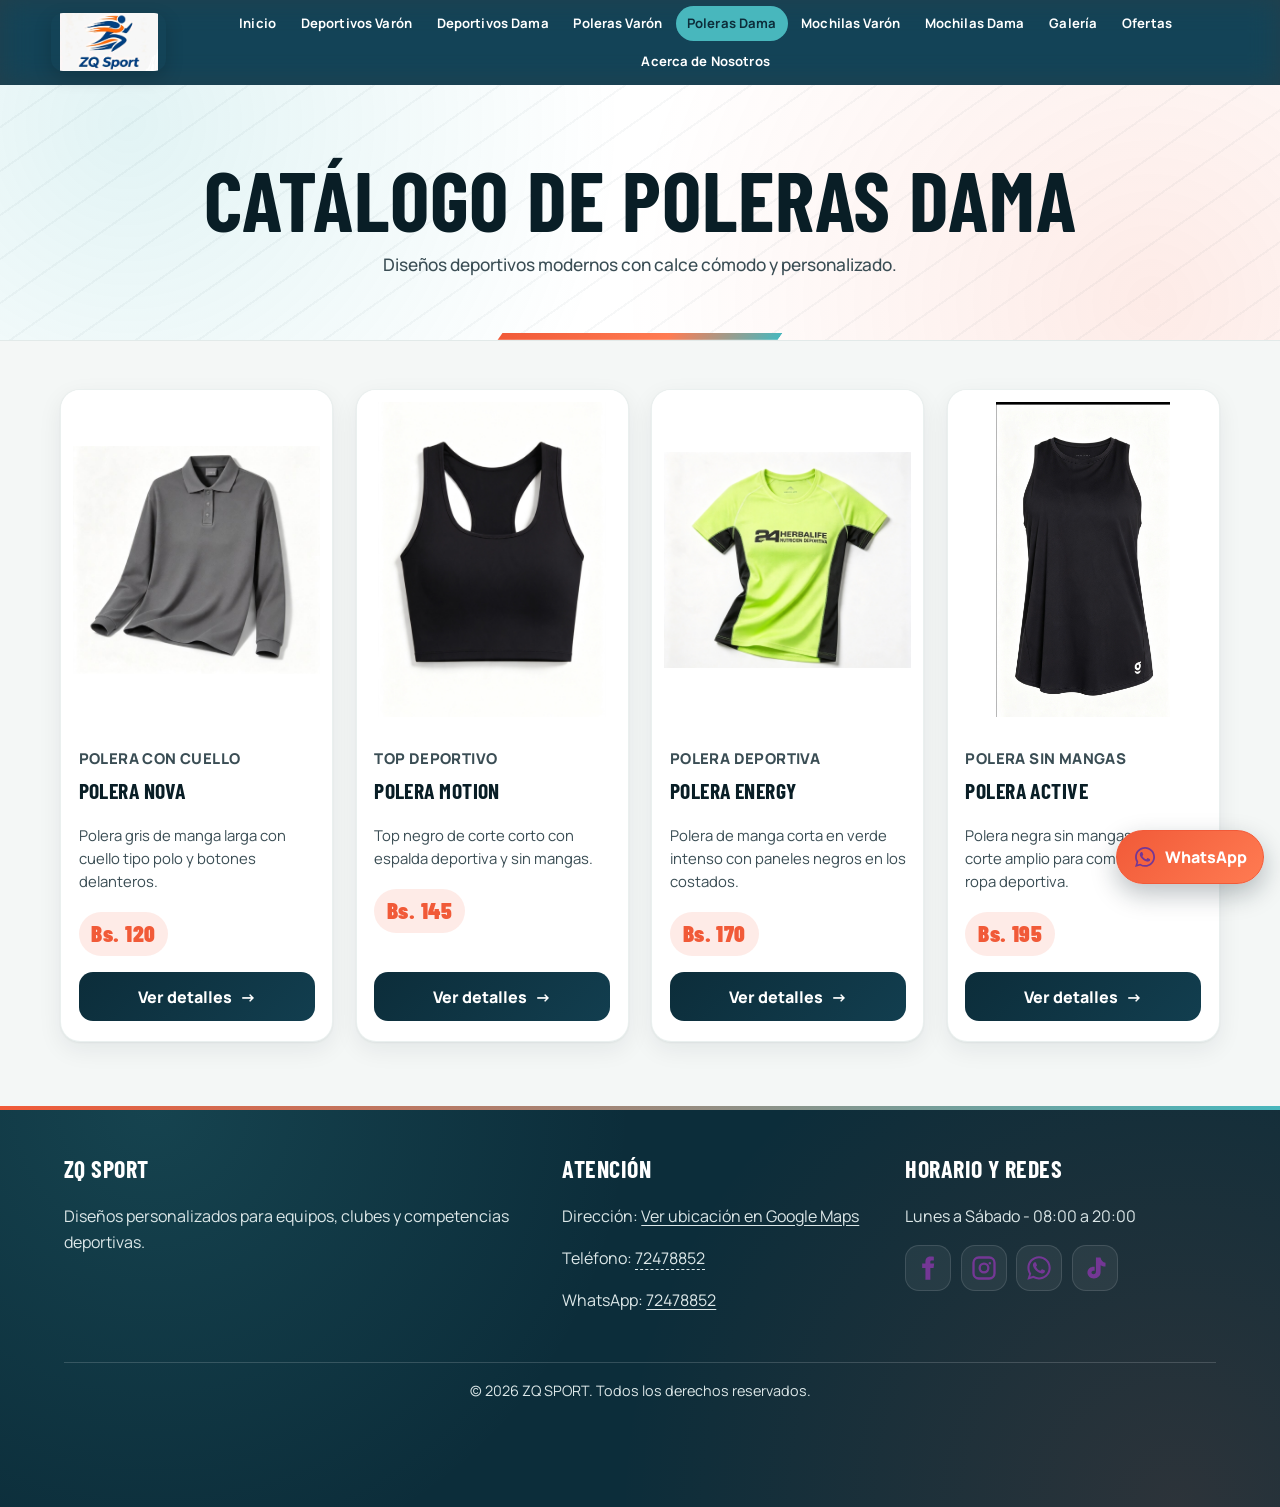
<file: poleras-dama.html>
<!DOCTYPE html>
<html lang="es">

<head>
  <meta charset="UTF-8">
  <meta name="viewport" content="width=device-width, initial-scale=1.0">
  <meta name="description" content="Catalogo de Poleras Dama de ZQ SPORT">
  <title>Poleras Dama | ZQ SPORT</title>

    <style>
      :root {
        --primary: #F15A38;
        --secondary: #48B7BD;
        --brand-deep: #0C2D3A;
        --bg-main: #F4F7F6;
        --surface: #FFFFFF;
        --text-title: #091E26;
        --text-body: #3A4D54;
        --border: #E2EAE9;
        --white: #FFFFFF;
      }

      * {
        box-sizing: border-box;
      }

      body {
        padding-bottom: 5.5rem;
        margin: 0;
        background: var(--bg-main);
        color: var(--text-body);
        font-family: "Segoe UI", Arial, sans-serif;
      }

      img {
        display: block;
        max-width: 100%;
      }

      header {
        display: flex;
        align-items: center;
        flex-wrap: wrap;
        background: var(--brand-deep);
      }

      .topbar {
        display: flex;
        align-items: center;
        justify-content: flex-start;
        background: transparent;
        padding: .35rem 0 .35rem max(1rem, 4vw);
        flex: 0 0 auto;
      }

      .logo {
        width: clamp(86px, 9vw, 118px);
        height: auto;
        max-height: 58px;
        object-fit: contain;
      }

      .page-nav {
        display: flex;
        justify-content: center;
        align-items: center;
        flex: 1 1 auto;
        flex-wrap: wrap;
        gap: .3rem;
        background: transparent;
        padding: .35rem max(1rem, 4vw) .35rem 1rem;
      }

      .page-nav a {
        color: var(--white);
        padding: .45rem .6rem;
        border-bottom: 2px solid transparent;
        text-decoration: none;
        font-size: .84rem;
        font-weight: 700;
        transition: all .2s ease-in-out;
      }

      .page-nav a:hover,
      .page-nav a:focus-visible,
      .page-nav a.active {
        color: var(--secondary);
        border-color: var(--secondary);
      }

      .mobile-menu {
        display: none;
        flex: 1 1 auto;
        background: transparent;
        padding: .35rem max(1rem, 4vw) .35rem 1rem;
      }

      .mobile-menu summary {
        display: flex;
        align-items: center;
        justify-content: center;
        gap: .65rem;
        color: var(--white);
        background: var(--primary);
        border: 1px solid rgba(255, 255, 255, .18);
        border-radius: 6px;
        padding: .8rem 1rem;
        font-weight: 900;
        text-transform: uppercase;
        cursor: pointer;
        list-style: none;
      }

      .mobile-menu summary::-webkit-details-marker {
        display: none;
      }

      .hamburger-icon,
      .hamburger-icon::before,
      .hamburger-icon::after {
        display: block;
        width: 22px;
        height: 3px;
        background: var(--white);
        border-radius: 2px;
        content: "";
      }

      .hamburger-icon,
      .hamburger-icon::before,
      .hamburger-icon::after {
        transition: transform .2s ease-in-out, background-color .2s ease-in-out;
      }

      .hamburger-icon::before {
        transform: translateY(-7px);
      }

      .hamburger-icon::after {
        transform: translateY(4px);
      }

      .mobile-links {
        display: grid;
        gap: .45rem;
        padding-top: .75rem;
      }

      .mobile-links a {
        color: var(--white);
        background: rgba(12, 45, 58, .95);
        border: 1px solid rgba(255, 255, 255, .16);
        border-radius: 4px;
        padding: .75rem;
        text-align: center;
        text-decoration: none;
        font-weight: 800;
      }

      .mobile-links a.active,
      .mobile-links a:hover,
      .mobile-links a:focus-visible {
        color: var(--brand-deep);
        background: var(--secondary);
      }

      .page-header {
        flex-basis: 100%;
        position: relative;
        overflow: hidden;
        background: var(--surface);
        border-bottom: 1px solid var(--border);
        padding: 3.5rem max(1.25rem, 6vw) 3rem;
        text-align: center;
      }

      .page-header::after {
        content: "";
        position: absolute;
        left: 35%;
        bottom: 0;
        width: 30%;
        height: 7px;
        background: var(--primary);
        transform: skewX(-35deg);
      }

      h1,
      h2,
      h3 {
        font-family: "Arial Narrow", "Impact", "Segoe UI", sans-serif;
        text-transform: uppercase;
        letter-spacing: 1px;
      }

      .page-header h1 {
        margin: 0;
        color: var(--text-title);
        font-size: clamp(2.4rem, 6vw, 5rem);
        line-height: .95;
      }

      .page-header p {
        margin: 1rem auto 0;
        max-width: 760px;
        font-size: 1.08rem;
      }

      .catalog {
        max-width: 1200px;
        margin: auto;
        padding: 2.5rem 1.25rem 4rem;
      }

      .products-grid {
        display: grid;
        grid-template-columns: repeat(4, minmax(0, 1fr));
        gap: 1rem;
      }

      .product-card {
        display: flex;
        flex-direction: column;
        background: var(--surface);
        border: 1px solid var(--border);
        border-radius: 6px;
        overflow: hidden;
        box-shadow: 0 8px 25px rgba(9, 30, 38, .06);
        transition: transform .2s ease-in-out, box-shadow .2s ease-in-out, border-color .2s ease-in-out;
      }

      .product-card > img {
        width: 100%;
        aspect-ratio: 4 / 5;
        object-fit: contain;
        padding: .75rem;
        background: var(--surface);
      }

      .card-body {
        display: flex;
        flex: 1;
        flex-direction: column;
        padding: 1rem;
      }

      .product-kind {
        margin: 0 0 .55rem;
        color: var(--text-body);
        font-size: .8rem;
        font-weight: 800;
        text-transform: uppercase;
        letter-spacing: .4px;
      }

      .card-body h2 {
        margin: 0 0 .5rem;
        color: var(--text-title);
        font-size: 1.2rem;
      }

      .card-body p {
        line-height: 1.55;
      }

      .price {
        color: var(--primary);
        font-size: 1.35rem;
        font-weight: 900;
      }

      .btn-detail {
        display: block;
        margin-top: auto;
        background: var(--brand-deep);
        color: var(--white);
        padding: .8rem 1rem;
        border-radius: 6px;
        text-align: center;
        text-decoration: none;
        font-weight: 800;
        transition: all .2s ease-in-out;
      }

      .btn-detail:hover,
      .btn-detail:focus-visible {
        background: var(--secondary);
      }

      .product-modal {
        display: none;
        position: fixed;
        inset: 0;
        z-index: 100;
        overflow-y: auto;
        padding: 1rem;
        background: rgba(9, 30, 38, .94);
      }

      .product-modal:target {
        display: grid;
        justify-items: center;
        align-items: start;
      }

      .modal-card {
        min-width: 0;
        width: min(1100px, 100%);
        min-height: calc(100vh - 2rem);
        background: var(--surface);
        border: 2px solid var(--secondary);
        border-radius: 6px;
        padding: clamp(1rem, 3vw, 2.25rem);
      }

      .modal-close {
        padding: .75rem;
        border-radius: 6px;
        display: block;
        width: max-content;
        margin-left: auto;
        color: var(--brand-deep);
        text-decoration: none;
        font-weight: 900;
      }

      .modal-content {
        display: grid;
        grid-template-columns: 1.15fr 1fr;
        align-items: center;
        gap: clamp(1.25rem, 4vw, 3rem);
        margin-top: 1rem;
      }

      .modal-content img {
        width: 100%;
        max-height: 62vh;
        object-fit: contain;
        border-radius: 6px;
      }

      .modal-info h2 {
        margin-top: 0;
        color: var(--text-title);
        font-size: clamp(2rem, 4vw, 3.6rem);
      }

      .modal-info p {
        line-height: 1.65;
      }

      .btn-whatsapp {
        display: inline-block;
        margin-top: .75rem;
        background: var(--primary);
        color: var(--white);
        padding: .9rem 1.1rem;
        border-radius: 6px;
        text-decoration: none;
        font-weight: 800;
        transition: all .2s ease-in-out;
      }

      .btn-whatsapp:hover,
      .btn-whatsapp:focus-visible {
        background: var(--secondary);
        transform: scale(1.02);
      }

      .modal-navigation {
        display: flex;
        justify-content: space-between;
        gap: 1rem;
        margin-top: 1.5rem;
        padding-top: 1rem;
        border-top: 1px solid var(--border);
      }

      .modal-navigation a {
        display: grid;
        place-items: center;
        width: 52px;
        height: 46px;
        background: var(--brand-deep);
        color: var(--white);
        border-radius: 6px;
        text-decoration: none;
        font-size: 1.6rem;
        font-weight: 900;
        transition: background .2s ease-in-out;
      }

      .modal-navigation a:hover,
      .modal-navigation a:focus-visible {
        background: var(--secondary);
      }

      .site-footer {
        background: var(--brand-deep);
        color: var(--white);
        padding: 3rem max(1.25rem, 5vw) 1.25rem;
        border-top: 4px solid var(--primary);
      }

      .footer-grid {
        display: grid;
        grid-template-columns: 1.5fr 1fr 1fr;
        gap: 2rem;
        max-width: 1200px;
        margin: auto;
      }

      .site-footer h2 {
        margin-top: 0;
      }

      .site-footer p {
        color: #DCE7E8;
        line-height: 1.65;
      }

      .social {
        display: flex;
        gap: .55rem;
      }

      .social img {
        width: 36px;
        height: 36px;
      }

      .copy {
        max-width: 1200px;
        margin: 2rem auto 0;
        padding-top: 1rem;
        border-top: 1px solid rgba(255, 255, 255, .16);
        text-align: center;
        font-size: .9rem;
      }

      @media (max-width: 1000px) {
        .products-grid {
          grid-template-columns: repeat(2, 1fr);
        }

      }

      @media (max-width: 700px) {
        .page-nav {
          display: none;
        }

        .mobile-menu {
          display: block;
        }

        .products-grid,
        .footer-grid,
        .modal-content {
          grid-template-columns: 1fr;
        }

        .modal-card {
          min-height: calc(100vh - 1rem);
        }

        .modal-content img {
          max-height: 36vh;
        }

      }

      @media (prefers-reduced-motion: reduce) {
        html {
          scroll-behavior: auto;
        }

        *,
        *::before,
        *::after {
          transition: none !important;
        }

      }

      @keyframes entrada-suave {
        from {
          opacity: 0;
          transform: translateY(14px);
        }

        to {
          opacity: 1;
          transform: translateY(0);
        }

      }

      .page-header h1 {
        animation: entrada-suave .45s ease-out both;
      }

      html {
        scroll-behavior: smooth;
      }

      a:focus-visible,
      summary:focus-visible {
        outline: 3px solid var(--secondary);
        outline-offset: 4px;
      }

      .mobile-links a,
      .mobile-menu > summary,
      .page-nav a,
      .social a {
        transition: background-color .2s ease-in-out, color .2s ease-in-out, transform .2s ease-in-out;
      }

      .mobile-menu[open] > summary .hamburger-icon {
        background: transparent;
      }

      .mobile-menu[open] > summary .hamburger-icon::before {
        transform: rotate(45deg);
      }

      .mobile-menu[open] > summary .hamburger-icon::after {
        transform: translateY(-3px) rotate(-45deg);
      }

      .mobile-menu[open] .mobile-links {
        animation: entrada-suave .2s ease-out;
      }

      .product-card:hover,
      .product-card:focus-within {
        border-color: var(--secondary);
        transform: translateY(-4px) scale(1.02);
        box-shadow: 0 14px 32px rgba(9, 30, 38, .12);
      }

      .product-modal:target .modal-card {
        animation: entrada-suave .25s ease-out;
      }

      body:has(.product-modal:target) {
        overflow: hidden;
      }

      body:has(.product-modal:target) > header,
      body:has(.product-modal:target) .products-grid,
      body:has(.product-modal:target) > footer,
      body:has(.product-modal:target) > .quick-actions {
        visibility: hidden;
      }

      .modal-close:hover,
      .modal-navigation a:focus-visible {
        background: var(--secondary);
      }

      .quick-actions {
        position: fixed;
        right: max(1rem, env(safe-area-inset-right));
        bottom: max(1rem, env(safe-area-inset-bottom));
        z-index: 30;
        display: flex;
        align-items: center;
        gap: .5rem;
      }

      .quick-actions a {
        display: inline-flex;
        align-items: center;
        justify-content: center;
        gap: .5rem;
        min-height: 48px;
        padding: .75rem 1rem;
        color: var(--white);
        background: var(--brand-deep);
        border: 1px solid var(--secondary);
        border-radius: 6px;
        text-decoration: none;
        font-weight: 800;
        box-shadow: 0 6px 20px rgba(9, 30, 38, .2);
        transition: transform .2s ease-in-out, background-color .2s ease-in-out;
      }

      .quick-actions .quick-whatsapp {
        background: var(--primary);
        border-color: var(--primary);
      }

      .quick-actions img {
        width: 24px;
        height: 24px;
      }

      .quick-actions a:hover {
        background: var(--secondary);
        transform: translateY(-3px);
      }

      .btn-detail:active,
      .btn-whatsapp:active,
      .quick-actions a:active {
        transform: scale(.98);
      }

      footer a {
        color: inherit;
        text-underline-offset: 3px;
      }

      footer a:hover {
        color: var(--secondary);
      }

      .page-header,
      .card-body,
      .modal-info {
        min-width: 0;
        overflow-wrap: anywhere;
      }

      @media (max-width: 700px) {
        .mobile-menu {
          flex: 1 1 calc(100% - 120px);
          min-width: 0;
        }

        .mobile-menu[open] {
          flex-basis: 100%;
        }

        .page-header h1 {
          font-size: clamp(2rem, 9vw, 3.5rem);
        }

      }

      @media (prefers-reduced-motion: reduce) {
        html {
          scroll-behavior: auto;
        }

        *,
        *::before,
        *::after {
          animation: none !important;
          transition: none !important;
        }

        .product-card:hover,
        .product-card:focus-within {
          transform: none;
        }

      }
    </style>

    <meta name="theme-color" content="#0C2D3A">
    <link rel="preconnect" href="https://fonts.googleapis.com">
    <link rel="preconnect" href="https://fonts.gstatic.com" crossorigin>
    <link rel="stylesheet" href="https://fonts.googleapis.com/css2?family=Barlow+Condensed:wght@600;700;800&family=Manrope:wght@400;500;600;700;800&display=swap">
    <link rel="stylesheet" href="assets/css/dinamico.css">

<script>
document.documentElement.classList.add('zq-js');
</script>

<script src="assets/js/dinamico.js" defer></script>

  </head>

<body id="inicio">

  <header>
    <div class="topbar">
      <a href="index.html"><img class="logo" src="assets/img/logo-tienda.png" alt="ZQ SPORT"></a>
    </div>

    <nav class="page-nav" aria-label="Navegacion principal">
      <a href="index.html">Inicio</a>
      <a href="deportivos-varon.html">Deportivos Var&oacute;n</a>
      <a href="deportivos-dama.html">Deportivos Dama</a>
      <a href="poleras-varon.html">Poleras Var&oacute;n</a>
      <a class="active" aria-current="page" href="poleras-dama.html">Poleras Dama</a>
      <a href="mochilas-varon.html">Mochilas Var&oacute;n</a>
      <a href="mochilas-dama.html">Mochilas Dama</a>
      <a href="galeria.html">Galer&iacute;a</a>
      <a href="ofertas.html">Ofertas</a>
      <a href="nosotros.html">Acerca de Nosotros</a>
    </nav>

      <details class="mobile-menu">
        <summary>
          <span class="hamburger-icon" aria-hidden="true"></span>
          Menu
        </summary>

        <div class="mobile-links">
        <a href="index.html">Inicio</a>
        <a href="deportivos-varon.html">Deportivos Var&oacute;n</a>
        <a href="deportivos-dama.html">Deportivos Dama</a>
        <a href="poleras-varon.html">Poleras Var&oacute;n</a>
        <a class="active" aria-current="page" href="poleras-dama.html">Poleras Dama</a>
        <a href="mochilas-varon.html">Mochilas Var&oacute;n</a>
        <a href="mochilas-dama.html">Mochilas Dama</a>
        <a href="galeria.html">Galer&iacute;a</a>
        <a href="ofertas.html">Ofertas</a>
        <a href="nosotros.html">Acerca de Nosotros</a>
        </div>
      </details>

  </header>

  <div class="page-header">
      <h1>Cat&aacute;logo de Poleras Dama</h1>
      <p>Dise&ntilde;os deportivos modernos con calce c&oacute;modo y personalizado.</p>
    </div>

  <main class="catalog">

    <section class="products-grid" aria-label="Productos de poleras dama">

      <article id="producto-1" class="product-card">

        <img
          src="assets/img/polera-nova-dama.jpeg"
          alt="Polera Nova: Polera gris de manga larga con cuello tipo polo y botones delanteros."
          loading="lazy"
          decoding="async">
        <div class="card-body">
          <p class="product-kind">Polera con cuello</p>
          <h2>Polera Nova</h2>
          <p>Polera gris de manga larga con cuello tipo polo y botones delanteros.</p>
          <p class="price">Bs. 120</p>

          <a class="btn-detail" href="#detalle-1">Ver detalles</a>
        </div>
      </article>

      <article id="producto-2" class="product-card">

        <img
          src="assets/img/motion.jpeg"
          alt="Polera Motion: Top negro de corte corto con espalda deportiva y sin mangas."
          loading="lazy"
          decoding="async">
        <div class="card-body">
          <p class="product-kind">Top deportivo</p>
          <h2>Polera Motion</h2>
          <p>Top negro de corte corto con espalda deportiva y sin mangas.</p>
          <p class="price">Bs. 145</p>

          <a class="btn-detail" href="#detalle-2">Ver detalles</a>
        </div>
      </article>

      <article id="producto-3" class="product-card">

        <img
          src="assets/img/polera-energy.jpeg"
          alt="Polera Energy: Polera de manga corta en verde intenso con paneles negros en los costados."
          loading="lazy"
          decoding="async">
        <div class="card-body">
          <p class="product-kind">Polera deportiva</p>
          <h2>Polera Energy</h2>
          <p>Polera de manga corta en verde intenso con paneles negros en los costados.</p>
          <p class="price">Bs. 170</p>

          <a class="btn-detail" href="#detalle-3">Ver detalles</a>
        </div>
      </article>

      <article id="producto-4" class="product-card">

        <img
          src="assets/img/polera-active.jpeg"
          alt="Polera Active: Polera negra sin mangas y de corte amplio para combinar con ropa deportiva."
          loading="lazy"
          decoding="async">
        <div class="card-body">
          <p class="product-kind">Polera sin mangas</p>
          <h2>Polera Active</h2>
          <p>Polera negra sin mangas y de corte amplio para combinar con ropa deportiva.</p>
          <p class="price">Bs. 195</p>

          <a class="btn-detail" href="#detalle-4">Ver detalles</a>
        </div>
      </article>
    </section>

    <section id="detalle-1" class="product-modal" aria-labelledby="titulo-detalle-1">
      <article class="modal-card">

        <a class="modal-close" href="#producto-1" aria-label="Cerrar detalle de Polera Nova">&times; Cerrar</a>
        <div class="modal-content">

          <img
            src="assets/img/polera-nova-dama.jpeg"
            alt="Polera Nova en vista completa"
            loading="lazy"
            decoding="async">
          <div class="modal-info">
            <p class="product-kind">Polera con cuello</p>
            <h2 id="titulo-detalle-1">Polera Nova</h2>
            <p>Polera gris de manga larga con cuello tipo polo y botones delanteros.</p>
            <p><strong>Disponibilidad:</strong> Consulta las tallas por WhatsApp.</p>
            <p><strong>Colores de la imagen:</strong> Gris</p>
            <p class="price">Bs. 120</p>

            <a class="btn-whatsapp" href="https://wa.me/59172478852?text=Hola%2C%20quiero%20reservar%20el%20producto%3A%20Polera%20Nova.%20Talla%3A%20__.%20Color%3A%20__.%20Cantidad%3A%20__.">Comprar / Reservar por WhatsApp</a>
          </div>
        </div>

        <nav class="modal-navigation" aria-label="Cambiar de producto">
          <a href="#detalle-4" aria-label="Producto anterior">&lt;</a>
          <a href="#detalle-2" aria-label="Producto siguiente">&gt;</a>
        </nav>
      </article>
    </section>

    <section id="detalle-2" class="product-modal" aria-labelledby="titulo-detalle-2">
      <article class="modal-card">

        <a class="modal-close" href="#producto-2" aria-label="Cerrar detalle de Polera Motion">&times; Cerrar</a>
        <div class="modal-content">

          <img
            src="assets/img/motion.jpeg"
            alt="Polera Motion en vista completa"
            loading="lazy"
            decoding="async">
          <div class="modal-info">
            <p class="product-kind">Top deportivo</p>
            <h2 id="titulo-detalle-2">Polera Motion</h2>
            <p>Top negro de corte corto con espalda deportiva y sin mangas.</p>
            <p><strong>Disponibilidad:</strong> Consulta las tallas por WhatsApp.</p>
            <p><strong>Colores de la imagen:</strong> Negro</p>
            <p class="price">Bs. 145</p>

            <a class="btn-whatsapp" href="https://wa.me/59172478852?text=Hola%2C%20quiero%20reservar%20el%20producto%3A%20Polera%20Motion.%20Talla%3A%20__.%20Color%3A%20__.%20Cantidad%3A%20__.">Comprar / Reservar por WhatsApp</a>
          </div>
        </div>

        <nav class="modal-navigation" aria-label="Cambiar de producto">
          <a href="#detalle-1" aria-label="Producto anterior">&lt;</a>
          <a href="#detalle-3" aria-label="Producto siguiente">&gt;</a>
        </nav>
      </article>
    </section>

    <section id="detalle-3" class="product-modal" aria-labelledby="titulo-detalle-3">
      <article class="modal-card">

        <a class="modal-close" href="#producto-3" aria-label="Cerrar detalle de Polera Energy">&times; Cerrar</a>
        <div class="modal-content">

          <img
            src="assets/img/polera-energy.jpeg"
            alt="Polera Energy en vista completa"
            loading="lazy"
            decoding="async">
          <div class="modal-info">
            <p class="product-kind">Polera deportiva</p>
            <h2 id="titulo-detalle-3">Polera Energy</h2>
            <p>Polera de manga corta en verde intenso con paneles negros en los costados.</p>
            <p><strong>Disponibilidad:</strong> Consulta las tallas por WhatsApp.</p>
            <p><strong>Colores de la imagen:</strong> Verde y negro</p>
            <p class="price">Bs. 170</p>

            <a class="btn-whatsapp" href="https://wa.me/59172478852?text=Hola%2C%20quiero%20reservar%20el%20producto%3A%20Polera%20Energy.%20Talla%3A%20__.%20Color%3A%20__.%20Cantidad%3A%20__.">Comprar / Reservar por WhatsApp</a>
          </div>
        </div>

        <nav class="modal-navigation" aria-label="Cambiar de producto">
          <a href="#detalle-2" aria-label="Producto anterior">&lt;</a>
          <a href="#detalle-4" aria-label="Producto siguiente">&gt;</a>
        </nav>
      </article>
    </section>

    <section id="detalle-4" class="product-modal" aria-labelledby="titulo-detalle-4">
      <article class="modal-card">

        <a class="modal-close" href="#producto-4" aria-label="Cerrar detalle de Polera Active">&times; Cerrar</a>
        <div class="modal-content">

          <img
            src="assets/img/polera-active.jpeg"
            alt="Polera Active en vista completa"
            loading="lazy"
            decoding="async">
          <div class="modal-info">
            <p class="product-kind">Polera sin mangas</p>
            <h2 id="titulo-detalle-4">Polera Active</h2>
            <p>Polera negra sin mangas y de corte amplio para combinar con ropa deportiva.</p>
            <p><strong>Disponibilidad:</strong> Consulta las tallas por WhatsApp.</p>
            <p><strong>Colores de la imagen:</strong> Negro</p>
            <p class="price">Bs. 195</p>

            <a class="btn-whatsapp" href="https://wa.me/59172478852?text=Hola%2C%20quiero%20reservar%20el%20producto%3A%20Polera%20Active.%20Talla%3A%20__.%20Color%3A%20__.%20Cantidad%3A%20__.">Comprar / Reservar por WhatsApp</a>
          </div>
        </div>

        <nav class="modal-navigation" aria-label="Cambiar de producto">
          <a href="#detalle-3" aria-label="Producto anterior">&lt;</a>
          <a href="#detalle-1" aria-label="Producto siguiente">&gt;</a>
        </nav>
      </article>
    </section>
  </main>

    <footer class="site-footer">
      <div class="footer-grid">
        <section>
          <h2>ZQ SPORT</h2>
          <p>Dise&ntilde;os personalizados para equipos, clubes y competencias deportivas.</p>
        </section>
        <section>
          <h2>Atenci&oacute;n</h2>

          <p>Direcci&oacute;n: <a href="https://www.google.com/maps/search/?api=1&amp;query=-17.970611%2C-67.069306" target="_blank" rel="noopener noreferrer">Ver ubicación en Google Maps</a></p>
          <p>Tel&eacute;fono: <a href="tel:+59172478852">72478852</a></p>
          <p>WhatsApp: <a href="https://wa.me/59172478852?text=Hola%2C%20quiero%20informaci%C3%B3n%20sobre%20los%20productos%20de%20ZQ%20SPORT.">72478852</a></p>
        </section>
        <section>
          <h2>Horario y redes</h2>
          <p>Lunes a S&aacute;bado - 08:00 a 20:00</p>
          <div class="social">
            <a href="#" aria-label="Facebook"><img src="assets/icons/facebook.svg" alt=""></a>
            <a href="#" aria-label="Instagram"><img src="assets/icons/instagram.svg" alt=""></a>
            <a href="https://wa.me/59172478852?text=Hola%2C%20quiero%20informaci%C3%B3n%20sobre%20los%20productos%20de%20ZQ%20SPORT." aria-label="Escribir a ZQ SPORT por WhatsApp"><img src="assets/icons/whatsapp.svg" alt=""></a>
            <a href="#" aria-label="TikTok"><img src="assets/icons/tiktok.svg" alt=""></a>
          </div>
        </section>
      </div>
      <p class="copy">&copy; 2026 ZQ SPORT. Todos los derechos reservados.</p>
    </footer>

    <nav class="quick-actions" aria-label="Accesos rápidos">
      <a href="#inicio" aria-label="Volver al inicio de la página" title="Volver arriba">&uarr;</a>
      <a class="quick-whatsapp" href="https://wa.me/59172478852?text=Hola%2C%20quiero%20informaci%C3%B3n%20sobre%20los%20productos%20de%20ZQ%20SPORT." aria-label="Consultar con ZQ SPORT por WhatsApp">
        <img src="assets/icons/whatsapp.svg" alt="">
        WhatsApp
      </a>
    </nav>
  </body>
</html>
</file>
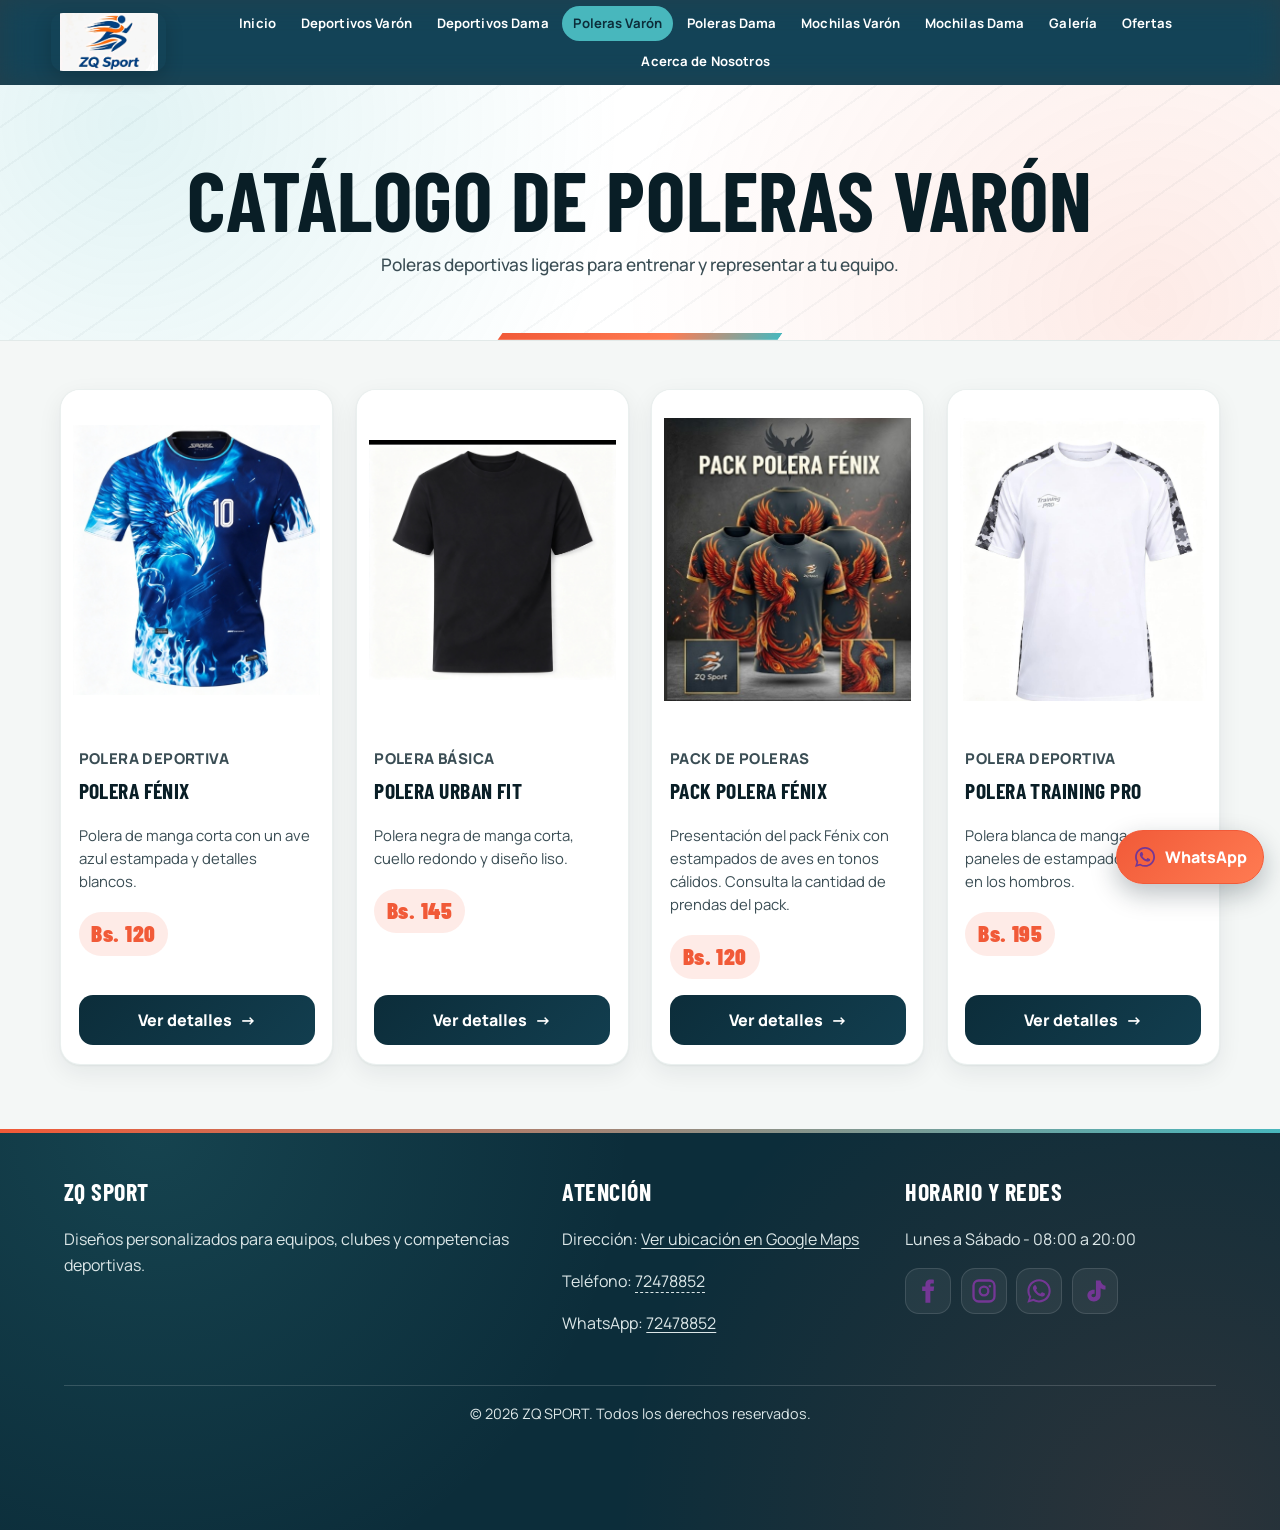
<file: poleras-varon.html>
<!DOCTYPE html>
<html lang="es">

<head>
  <meta charset="UTF-8">
  <meta name="viewport" content="width=device-width, initial-scale=1.0">
  <meta name="description" content="Catalogo de Poleras Var&oacute;n de ZQ SPORT">
  <title>Poleras Var&oacute;n | ZQ SPORT</title>

    <style>
      :root {
        --primary: #F15A38;
        --secondary: #48B7BD;
        --brand-deep: #0C2D3A;
        --bg-main: #F4F7F6;
        --surface: #FFFFFF;
        --text-title: #091E26;
        --text-body: #3A4D54;
        --border: #E2EAE9;
        --white: #FFFFFF;
      }

      * {
        box-sizing: border-box;
      }

      body {
        padding-bottom: 5.5rem;
        margin: 0;
        background: var(--bg-main);
        color: var(--text-body);
        font-family: "Segoe UI", Arial, sans-serif;
      }

      img {
        display: block;
        max-width: 100%;
      }

      header {
        display: flex;
        align-items: center;
        flex-wrap: wrap;
        background: var(--brand-deep);
      }

      .topbar {
        display: flex;
        align-items: center;
        justify-content: flex-start;
        background: transparent;
        padding: .35rem 0 .35rem max(1rem, 4vw);
        flex: 0 0 auto;
      }

      .logo {
        width: clamp(86px, 9vw, 118px);
        height: auto;
        max-height: 58px;
        object-fit: contain;
      }

      .page-nav {
        display: flex;
        justify-content: center;
        align-items: center;
        flex: 1 1 auto;
        flex-wrap: wrap;
        gap: .3rem;
        background: transparent;
        padding: .35rem max(1rem, 4vw) .35rem 1rem;
      }

      .page-nav a {
        color: var(--white);
        padding: .45rem .6rem;
        border-bottom: 2px solid transparent;
        text-decoration: none;
        font-size: .84rem;
        font-weight: 700;
        transition: all .2s ease-in-out;
      }

      .page-nav a:hover,
      .page-nav a:focus-visible,
      .page-nav a.active {
        color: var(--secondary);
        border-color: var(--secondary);
      }

      .mobile-menu {
        display: none;
        flex: 1 1 auto;
        background: transparent;
        padding: .35rem max(1rem, 4vw) .35rem 1rem;
      }

      .mobile-menu summary {
        display: flex;
        align-items: center;
        justify-content: center;
        gap: .65rem;
        color: var(--white);
        background: var(--primary);
        border: 1px solid rgba(255, 255, 255, .18);
        border-radius: 6px;
        padding: .8rem 1rem;
        font-weight: 900;
        text-transform: uppercase;
        cursor: pointer;
        list-style: none;
      }

      .mobile-menu summary::-webkit-details-marker {
        display: none;
      }

      .hamburger-icon,
      .hamburger-icon::before,
      .hamburger-icon::after {
        display: block;
        width: 22px;
        height: 3px;
        background: var(--white);
        border-radius: 2px;
        content: "";
      }

      .hamburger-icon,
      .hamburger-icon::before,
      .hamburger-icon::after {
        transition: transform .2s ease-in-out, background-color .2s ease-in-out;
      }

      .hamburger-icon::before {
        transform: translateY(-7px);
      }

      .hamburger-icon::after {
        transform: translateY(4px);
      }

      .mobile-links {
        display: grid;
        gap: .45rem;
        padding-top: .75rem;
      }

      .mobile-links a {
        color: var(--white);
        background: rgba(12, 45, 58, .95);
        border: 1px solid rgba(255, 255, 255, .16);
        border-radius: 4px;
        padding: .75rem;
        text-align: center;
        text-decoration: none;
        font-weight: 800;
      }

      .mobile-links a.active,
      .mobile-links a:hover,
      .mobile-links a:focus-visible {
        color: var(--brand-deep);
        background: var(--secondary);
      }

      .page-header {
        flex-basis: 100%;
        position: relative;
        overflow: hidden;
        background: var(--surface);
        border-bottom: 1px solid var(--border);
        padding: 3.5rem max(1.25rem, 6vw) 3rem;
        text-align: center;
      }

      .page-header::after {
        content: "";
        position: absolute;
        left: 35%;
        bottom: 0;
        width: 30%;
        height: 7px;
        background: var(--primary);
        transform: skewX(-35deg);
      }

      h1,
      h2,
      h3 {
        font-family: "Arial Narrow", "Impact", "Segoe UI", sans-serif;
        text-transform: uppercase;
        letter-spacing: 1px;
      }

      .page-header h1 {
        margin: 0;
        color: var(--text-title);
        font-size: clamp(2.4rem, 6vw, 5rem);
        line-height: .95;
      }

      .page-header p {
        margin: 1rem auto 0;
        max-width: 760px;
        font-size: 1.08rem;
      }

      .catalog {
        max-width: 1200px;
        margin: auto;
        padding: 2.5rem 1.25rem 4rem;
      }

      .products-grid {
        display: grid;
        grid-template-columns: repeat(4, minmax(0, 1fr));
        gap: 1rem;
      }

      .product-card {
        display: flex;
        flex-direction: column;
        background: var(--surface);
        border: 1px solid var(--border);
        border-radius: 6px;
        overflow: hidden;
        box-shadow: 0 8px 25px rgba(9, 30, 38, .06);
        transition: transform .2s ease-in-out, box-shadow .2s ease-in-out, border-color .2s ease-in-out;
      }

      .product-card > img {
        width: 100%;
        aspect-ratio: 4 / 5;
        object-fit: contain;
        padding: .75rem;
        background: var(--surface);
      }

      .card-body {
        display: flex;
        flex: 1;
        flex-direction: column;
        padding: 1rem;
      }

      .product-kind {
        margin: 0 0 .55rem;
        color: var(--text-body);
        font-size: .8rem;
        font-weight: 800;
        text-transform: uppercase;
        letter-spacing: .4px;
      }

      .card-body h2 {
        margin: 0 0 .5rem;
        color: var(--text-title);
        font-size: 1.2rem;
      }

      .card-body p {
        line-height: 1.55;
      }

      .price {
        color: var(--primary);
        font-size: 1.35rem;
        font-weight: 900;
      }

      .btn-detail {
        display: block;
        margin-top: auto;
        background: var(--brand-deep);
        color: var(--white);
        padding: .8rem 1rem;
        border-radius: 6px;
        text-align: center;
        text-decoration: none;
        font-weight: 800;
        transition: all .2s ease-in-out;
      }

      .btn-detail:hover,
      .btn-detail:focus-visible {
        background: var(--secondary);
      }

      .product-modal {
        display: none;
        position: fixed;
        inset: 0;
        z-index: 100;
        overflow-y: auto;
        padding: 1rem;
        background: rgba(9, 30, 38, .94);
      }

      .product-modal:target {
        display: grid;
        justify-items: center;
        align-items: start;
      }

      .modal-card {
        min-width: 0;
        width: min(1100px, 100%);
        min-height: calc(100vh - 2rem);
        background: var(--surface);
        border: 2px solid var(--secondary);
        border-radius: 6px;
        padding: clamp(1rem, 3vw, 2.25rem);
      }

      .modal-close {
        padding: .75rem;
        border-radius: 6px;
        display: block;
        width: max-content;
        margin-left: auto;
        color: var(--brand-deep);
        text-decoration: none;
        font-weight: 900;
      }

      .modal-content {
        display: grid;
        grid-template-columns: 1.15fr 1fr;
        align-items: center;
        gap: clamp(1.25rem, 4vw, 3rem);
        margin-top: 1rem;
      }

      .modal-content img {
        width: 100%;
        max-height: 62vh;
        object-fit: contain;
        border-radius: 6px;
      }

      .modal-info h2 {
        margin-top: 0;
        color: var(--text-title);
        font-size: clamp(2rem, 4vw, 3.6rem);
      }

      .modal-info p {
        line-height: 1.65;
      }

      .btn-whatsapp {
        display: inline-block;
        margin-top: .75rem;
        background: var(--primary);
        color: var(--white);
        padding: .9rem 1.1rem;
        border-radius: 6px;
        text-decoration: none;
        font-weight: 800;
        transition: all .2s ease-in-out;
      }

      .btn-whatsapp:hover,
      .btn-whatsapp:focus-visible {
        background: var(--secondary);
        transform: scale(1.02);
      }

      .modal-navigation {
        display: flex;
        justify-content: space-between;
        gap: 1rem;
        margin-top: 1.5rem;
        padding-top: 1rem;
        border-top: 1px solid var(--border);
      }

      .modal-navigation a {
        display: grid;
        place-items: center;
        width: 52px;
        height: 46px;
        background: var(--brand-deep);
        color: var(--white);
        border-radius: 6px;
        text-decoration: none;
        font-size: 1.6rem;
        font-weight: 900;
        transition: background .2s ease-in-out;
      }

      .modal-navigation a:hover,
      .modal-navigation a:focus-visible {
        background: var(--secondary);
      }

      .site-footer {
        background: var(--brand-deep);
        color: var(--white);
        padding: 3rem max(1.25rem, 5vw) 1.25rem;
        border-top: 4px solid var(--primary);
      }

      .footer-grid {
        display: grid;
        grid-template-columns: 1.5fr 1fr 1fr;
        gap: 2rem;
        max-width: 1200px;
        margin: auto;
      }

      .site-footer h2 {
        margin-top: 0;
      }

      .site-footer p {
        color: #DCE7E8;
        line-height: 1.65;
      }

      .social {
        display: flex;
        gap: .55rem;
      }

      .social img {
        width: 36px;
        height: 36px;
      }

      .copy {
        max-width: 1200px;
        margin: 2rem auto 0;
        padding-top: 1rem;
        border-top: 1px solid rgba(255, 255, 255, .16);
        text-align: center;
        font-size: .9rem;
      }

      @media (max-width: 1000px) {
        .products-grid {
          grid-template-columns: repeat(2, 1fr);
        }

      }

      @media (max-width: 700px) {
        .page-nav {
          display: none;
        }

        .mobile-menu {
          display: block;
        }

        .products-grid,
        .footer-grid,
        .modal-content {
          grid-template-columns: 1fr;
        }

        .modal-card {
          min-height: calc(100vh - 1rem);
        }

        .modal-content img {
          max-height: 36vh;
        }

      }

      @media (prefers-reduced-motion: reduce) {
        html {
          scroll-behavior: auto;
        }

        *,
        *::before,
        *::after {
          transition: none !important;
        }

      }

      @keyframes entrada-suave {
        from {
          opacity: 0;
          transform: translateY(14px);
        }

        to {
          opacity: 1;
          transform: translateY(0);
        }

      }

      .page-header h1 {
        animation: entrada-suave .45s ease-out both;
      }

      html {
        scroll-behavior: smooth;
      }

      a:focus-visible,
      summary:focus-visible {
        outline: 3px solid var(--secondary);
        outline-offset: 4px;
      }

      .mobile-links a,
      .mobile-menu > summary,
      .page-nav a,
      .social a {
        transition: background-color .2s ease-in-out, color .2s ease-in-out, transform .2s ease-in-out;
      }

      .mobile-menu[open] > summary .hamburger-icon {
        background: transparent;
      }

      .mobile-menu[open] > summary .hamburger-icon::before {
        transform: rotate(45deg);
      }

      .mobile-menu[open] > summary .hamburger-icon::after {
        transform: translateY(-3px) rotate(-45deg);
      }

      .mobile-menu[open] .mobile-links {
        animation: entrada-suave .2s ease-out;
      }

      .product-card:hover,
      .product-card:focus-within {
        border-color: var(--secondary);
        transform: translateY(-4px) scale(1.02);
        box-shadow: 0 14px 32px rgba(9, 30, 38, .12);
      }

      .product-modal:target .modal-card {
        animation: entrada-suave .25s ease-out;
      }

      body:has(.product-modal:target) {
        overflow: hidden;
      }

      body:has(.product-modal:target) > header,
      body:has(.product-modal:target) .products-grid,
      body:has(.product-modal:target) > footer,
      body:has(.product-modal:target) > .quick-actions {
        visibility: hidden;
      }

      .modal-close:hover,
      .modal-navigation a:focus-visible {
        background: var(--secondary);
      }

      .quick-actions {
        position: fixed;
        right: max(1rem, env(safe-area-inset-right));
        bottom: max(1rem, env(safe-area-inset-bottom));
        z-index: 30;
        display: flex;
        align-items: center;
        gap: .5rem;
      }

      .quick-actions a {
        display: inline-flex;
        align-items: center;
        justify-content: center;
        gap: .5rem;
        min-height: 48px;
        padding: .75rem 1rem;
        color: var(--white);
        background: var(--brand-deep);
        border: 1px solid var(--secondary);
        border-radius: 6px;
        text-decoration: none;
        font-weight: 800;
        box-shadow: 0 6px 20px rgba(9, 30, 38, .2);
        transition: transform .2s ease-in-out, background-color .2s ease-in-out;
      }

      .quick-actions .quick-whatsapp {
        background: var(--primary);
        border-color: var(--primary);
      }

      .quick-actions img {
        width: 24px;
        height: 24px;
      }

      .quick-actions a:hover {
        background: var(--secondary);
        transform: translateY(-3px);
      }

      .btn-detail:active,
      .btn-whatsapp:active,
      .quick-actions a:active {
        transform: scale(.98);
      }

      footer a {
        color: inherit;
        text-underline-offset: 3px;
      }

      footer a:hover {
        color: var(--secondary);
      }

      .page-header,
      .card-body,
      .modal-info {
        min-width: 0;
        overflow-wrap: anywhere;
      }

      @media (max-width: 700px) {
        .mobile-menu {
          flex: 1 1 calc(100% - 120px);
          min-width: 0;
        }

        .mobile-menu[open] {
          flex-basis: 100%;
        }

        .page-header h1 {
          font-size: clamp(2rem, 9vw, 3.5rem);
        }

      }

      @media (prefers-reduced-motion: reduce) {
        html {
          scroll-behavior: auto;
        }

        *,
        *::before,
        *::after {
          animation: none !important;
          transition: none !important;
        }

        .product-card:hover,
        .product-card:focus-within {
          transform: none;
        }

      }
    </style>

    <meta name="theme-color" content="#0C2D3A">
    <link rel="preconnect" href="https://fonts.googleapis.com">
    <link rel="preconnect" href="https://fonts.gstatic.com" crossorigin>
    <link rel="stylesheet" href="https://fonts.googleapis.com/css2?family=Barlow+Condensed:wght@600;700;800&family=Manrope:wght@400;500;600;700;800&display=swap">
    <link rel="stylesheet" href="assets/css/dinamico.css">

<script>
document.documentElement.classList.add('zq-js');
</script>

<script src="assets/js/dinamico.js" defer></script>

  </head>

<body id="inicio">

  <header>
    <div class="topbar">
      <a href="index.html"><img class="logo" src="assets/img/logo-tienda.png" alt="ZQ SPORT"></a>
    </div>

    <nav class="page-nav" aria-label="Navegacion principal">
      <a href="index.html">Inicio</a>
      <a href="deportivos-varon.html">Deportivos Var&oacute;n</a>
      <a href="deportivos-dama.html">Deportivos Dama</a>
      <a class="active" aria-current="page" href="poleras-varon.html">Poleras Var&oacute;n</a>
      <a href="poleras-dama.html">Poleras Dama</a>
      <a href="mochilas-varon.html">Mochilas Var&oacute;n</a>
      <a href="mochilas-dama.html">Mochilas Dama</a>
      <a href="galeria.html">Galer&iacute;a</a>
      <a href="ofertas.html">Ofertas</a>
      <a href="nosotros.html">Acerca de Nosotros</a>
    </nav>

      <details class="mobile-menu">
        <summary>
          <span class="hamburger-icon" aria-hidden="true"></span>
          Menu
        </summary>

        <div class="mobile-links">
        <a href="index.html">Inicio</a>
        <a href="deportivos-varon.html">Deportivos Var&oacute;n</a>
        <a href="deportivos-dama.html">Deportivos Dama</a>
        <a class="active" aria-current="page" href="poleras-varon.html">Poleras Var&oacute;n</a>
        <a href="poleras-dama.html">Poleras Dama</a>
        <a href="mochilas-varon.html">Mochilas Var&oacute;n</a>
        <a href="mochilas-dama.html">Mochilas Dama</a>
        <a href="galeria.html">Galer&iacute;a</a>
        <a href="ofertas.html">Ofertas</a>
        <a href="nosotros.html">Acerca de Nosotros</a>
        </div>
      </details>

  </header>

  <div class="page-header">
      <h1>Cat&aacute;logo de Poleras Var&oacute;n</h1>
      <p>Poleras deportivas ligeras para entrenar y representar a tu equipo.</p>
    </div>

  <main class="catalog">

    <section class="products-grid" aria-label="Productos de poleras varon">

      <article id="producto-1" class="product-card">

        <img
          src="assets/img/polera-fenix-varon.jpeg"
          alt="Polera Fénix: Polera de manga corta con un ave azul estampada y detalles blancos."
          loading="lazy"
          decoding="async">
        <div class="card-body">
          <p class="product-kind">Polera deportiva</p>
          <h2>Polera Fénix</h2>
          <p>Polera de manga corta con un ave azul estampada y detalles blancos.</p>
          <p class="price">Bs. 120</p>

          <a class="btn-detail" href="#detalle-1">Ver detalles</a>
        </div>
      </article>

      <article id="producto-2" class="product-card">

        <img
          src="assets/img/polera-urban-fit-varon.jpeg"
          alt="Polera Urban Fit: Polera negra de manga corta, cuello redondo y diseño liso."
          loading="lazy"
          decoding="async">
        <div class="card-body">
          <p class="product-kind">Polera básica</p>
          <h2>Polera Urban Fit</h2>
          <p>Polera negra de manga corta, cuello redondo y diseño liso.</p>
          <p class="price">Bs. 145</p>

          <a class="btn-detail" href="#detalle-2">Ver detalles</a>
        </div>
      </article>

      <article id="producto-3" class="product-card">

        <img
          src="assets/img/Pack-polera-fenix.jpeg"
          alt="Pack Polera Fénix: Presentación del pack Fénix con estampados de aves en tonos cálidos. Consulta la cantidad de prendas del pack."
          loading="lazy"
          decoding="async">
        <div class="card-body">
          <p class="product-kind">Pack de poleras</p>
          <h2>Pack Polera Fénix</h2>
          <p>Presentación del pack Fénix con estampados de aves en tonos cálidos. Consulta la cantidad de prendas del pack.</p>
          <p class="price">Bs. 120</p>

          <a class="btn-detail" href="#detalle-3">Ver detalles</a>
        </div>
      </article>

      <article id="producto-4" class="product-card">

        <img
          src="assets/img/polera-training-pro.jpeg"
          alt="Polera Training Pro: Polera blanca de manga corta con paneles de estampado camuflado en los hombros."
          loading="lazy"
          decoding="async">
        <div class="card-body">
          <p class="product-kind">Polera deportiva</p>
          <h2>Polera Training Pro</h2>
          <p>Polera blanca de manga corta con paneles de estampado camuflado en los hombros.</p>
          <p class="price">Bs. 195</p>

          <a class="btn-detail" href="#detalle-4">Ver detalles</a>
        </div>
      </article>
    </section>

    <section id="detalle-1" class="product-modal" aria-labelledby="titulo-detalle-1">
      <article class="modal-card">

        <a class="modal-close" href="#producto-1" aria-label="Cerrar detalle de Polera Fénix">&times; Cerrar</a>
        <div class="modal-content">

          <img
            src="assets/img/polera-fenix-varon.jpeg"
            alt="Polera Fénix en vista completa"
            loading="lazy"
            decoding="async">
          <div class="modal-info">
            <p class="product-kind">Polera deportiva</p>
            <h2 id="titulo-detalle-1">Polera Fénix</h2>
            <p>Polera de manga corta con un ave azul estampada y detalles blancos.</p>
            <p><strong>Disponibilidad:</strong> Consulta las tallas por WhatsApp.</p>
            <p><strong>Colores de la imagen:</strong> Azul y blanco</p>
            <p class="price">Bs. 120</p>

            <a class="btn-whatsapp" href="https://wa.me/59172478852?text=Hola%2C%20quiero%20reservar%20el%20producto%3A%20Polera%20F%C3%A9nix.%20Talla%3A%20__.%20Color%3A%20__.%20Cantidad%3A%20__.">Comprar / Reservar por WhatsApp</a>
          </div>
        </div>

        <nav class="modal-navigation" aria-label="Cambiar de producto">
          <a href="#detalle-4" aria-label="Producto anterior">&lt;</a>
          <a href="#detalle-2" aria-label="Producto siguiente">&gt;</a>
        </nav>
      </article>
    </section>

    <section id="detalle-2" class="product-modal" aria-labelledby="titulo-detalle-2">
      <article class="modal-card">

        <a class="modal-close" href="#producto-2" aria-label="Cerrar detalle de Polera Urban Fit">&times; Cerrar</a>
        <div class="modal-content">

          <img
            src="assets/img/polera-urban-fit-varon.jpeg"
            alt="Polera Urban Fit en vista completa"
            loading="lazy"
            decoding="async">
          <div class="modal-info">
            <p class="product-kind">Polera básica</p>
            <h2 id="titulo-detalle-2">Polera Urban Fit</h2>
            <p>Polera negra de manga corta, cuello redondo y diseño liso.</p>
            <p><strong>Disponibilidad:</strong> Consulta las tallas por WhatsApp.</p>
            <p><strong>Colores de la imagen:</strong> Negro</p>
            <p class="price">Bs. 145</p>

            <a class="btn-whatsapp" href="https://wa.me/59172478852?text=Hola%2C%20quiero%20reservar%20el%20producto%3A%20Polera%20Urban%20Fit.%20Talla%3A%20__.%20Color%3A%20__.%20Cantidad%3A%20__.">Comprar / Reservar por WhatsApp</a>
          </div>
        </div>

        <nav class="modal-navigation" aria-label="Cambiar de producto">
          <a href="#detalle-1" aria-label="Producto anterior">&lt;</a>
          <a href="#detalle-3" aria-label="Producto siguiente">&gt;</a>
        </nav>
      </article>
    </section>

    <section id="detalle-3" class="product-modal" aria-labelledby="titulo-detalle-3">
      <article class="modal-card">

        <a class="modal-close" href="#producto-3" aria-label="Cerrar detalle de Pack Polera Fénix">&times; Cerrar</a>
        <div class="modal-content">

          <img
            src="assets/img/Pack-polera-fenix.jpeg"
            alt="Pack Polera Fénix en vista completa"
            loading="lazy"
            decoding="async">
          <div class="modal-info">
            <p class="product-kind">Pack de poleras</p>
            <h2 id="titulo-detalle-3">Pack Polera Fénix</h2>
            <p>Presentación del pack Fénix con estampados de aves en tonos cálidos. Consulta la cantidad de prendas del pack.</p>
            <p><strong>Disponibilidad:</strong> Consulta las tallas por WhatsApp.</p>
            <p><strong>Colores de la imagen:</strong> Negro, naranja y amarillo</p>
            <p class="price">Bs. 120</p>

            <a class="btn-whatsapp" href="https://wa.me/59172478852?text=Hola%2C%20quiero%20reservar%20el%20producto%3A%20Pack%20Polera%20F%C3%A9nix.%20Talla%3A%20__.%20Color%3A%20__.%20Cantidad%3A%20__.">Comprar / Reservar por WhatsApp</a>
          </div>
        </div>

        <nav class="modal-navigation" aria-label="Cambiar de producto">
          <a href="#detalle-2" aria-label="Producto anterior">&lt;</a>
          <a href="#detalle-4" aria-label="Producto siguiente">&gt;</a>
        </nav>
      </article>
    </section>

    <section id="detalle-4" class="product-modal" aria-labelledby="titulo-detalle-4">
      <article class="modal-card">

        <a class="modal-close" href="#producto-4" aria-label="Cerrar detalle de Polera Training Pro">&times; Cerrar</a>
        <div class="modal-content">

          <img
            src="assets/img/polera-training-pro.jpeg"
            alt="Polera Training Pro en vista completa"
            loading="lazy"
            decoding="async">
          <div class="modal-info">
            <p class="product-kind">Polera deportiva</p>
            <h2 id="titulo-detalle-4">Polera Training Pro</h2>
            <p>Polera blanca de manga corta con paneles de estampado camuflado en los hombros.</p>
            <p><strong>Disponibilidad:</strong> Consulta las tallas por WhatsApp.</p>
            <p><strong>Colores de la imagen:</strong> Blanco, gris y negro</p>
            <p class="price">Bs. 195</p>

            <a class="btn-whatsapp" href="https://wa.me/59172478852?text=Hola%2C%20quiero%20reservar%20el%20producto%3A%20Polera%20Training%20Pro.%20Talla%3A%20__.%20Color%3A%20__.%20Cantidad%3A%20__.">Comprar / Reservar por WhatsApp</a>
          </div>
        </div>

        <nav class="modal-navigation" aria-label="Cambiar de producto">
          <a href="#detalle-3" aria-label="Producto anterior">&lt;</a>
          <a href="#detalle-1" aria-label="Producto siguiente">&gt;</a>
        </nav>
      </article>
    </section>
  </main>

    <footer class="site-footer">
      <div class="footer-grid">
        <section>
          <h2>ZQ SPORT</h2>
          <p>Dise&ntilde;os personalizados para equipos, clubes y competencias deportivas.</p>
        </section>
        <section>
          <h2>Atenci&oacute;n</h2>

          <p>Direcci&oacute;n: <a href="https://www.google.com/maps/search/?api=1&amp;query=-17.970611%2C-67.069306" target="_blank" rel="noopener noreferrer">Ver ubicación en Google Maps</a></p>
          <p>Tel&eacute;fono: <a href="tel:+59172478852">72478852</a></p>
          <p>WhatsApp: <a href="https://wa.me/59172478852?text=Hola%2C%20quiero%20informaci%C3%B3n%20sobre%20los%20productos%20de%20ZQ%20SPORT.">72478852</a></p>
        </section>
        <section>
          <h2>Horario y redes</h2>
          <p>Lunes a S&aacute;bado - 08:00 a 20:00</p>
          <div class="social">
            <a href="#" aria-label="Facebook"><img src="assets/icons/facebook.svg" alt=""></a>
            <a href="#" aria-label="Instagram"><img src="assets/icons/instagram.svg" alt=""></a>
            <a href="https://wa.me/59172478852?text=Hola%2C%20quiero%20informaci%C3%B3n%20sobre%20los%20productos%20de%20ZQ%20SPORT." aria-label="Escribir a ZQ SPORT por WhatsApp"><img src="assets/icons/whatsapp.svg" alt=""></a>
            <a href="#" aria-label="TikTok"><img src="assets/icons/tiktok.svg" alt=""></a>
          </div>
        </section>
      </div>
      <p class="copy">&copy; 2026 ZQ SPORT. Todos los derechos reservados.</p>
    </footer>

    <nav class="quick-actions" aria-label="Accesos rápidos">
      <a href="#inicio" aria-label="Volver al inicio de la página" title="Volver arriba">&uarr;</a>
      <a class="quick-whatsapp" href="https://wa.me/59172478852?text=Hola%2C%20quiero%20informaci%C3%B3n%20sobre%20los%20productos%20de%20ZQ%20SPORT." aria-label="Consultar con ZQ SPORT por WhatsApp">
        <img src="assets/icons/whatsapp.svg" alt="">
        WhatsApp
      </a>
    </nav>
  </body>
</html>
</file>
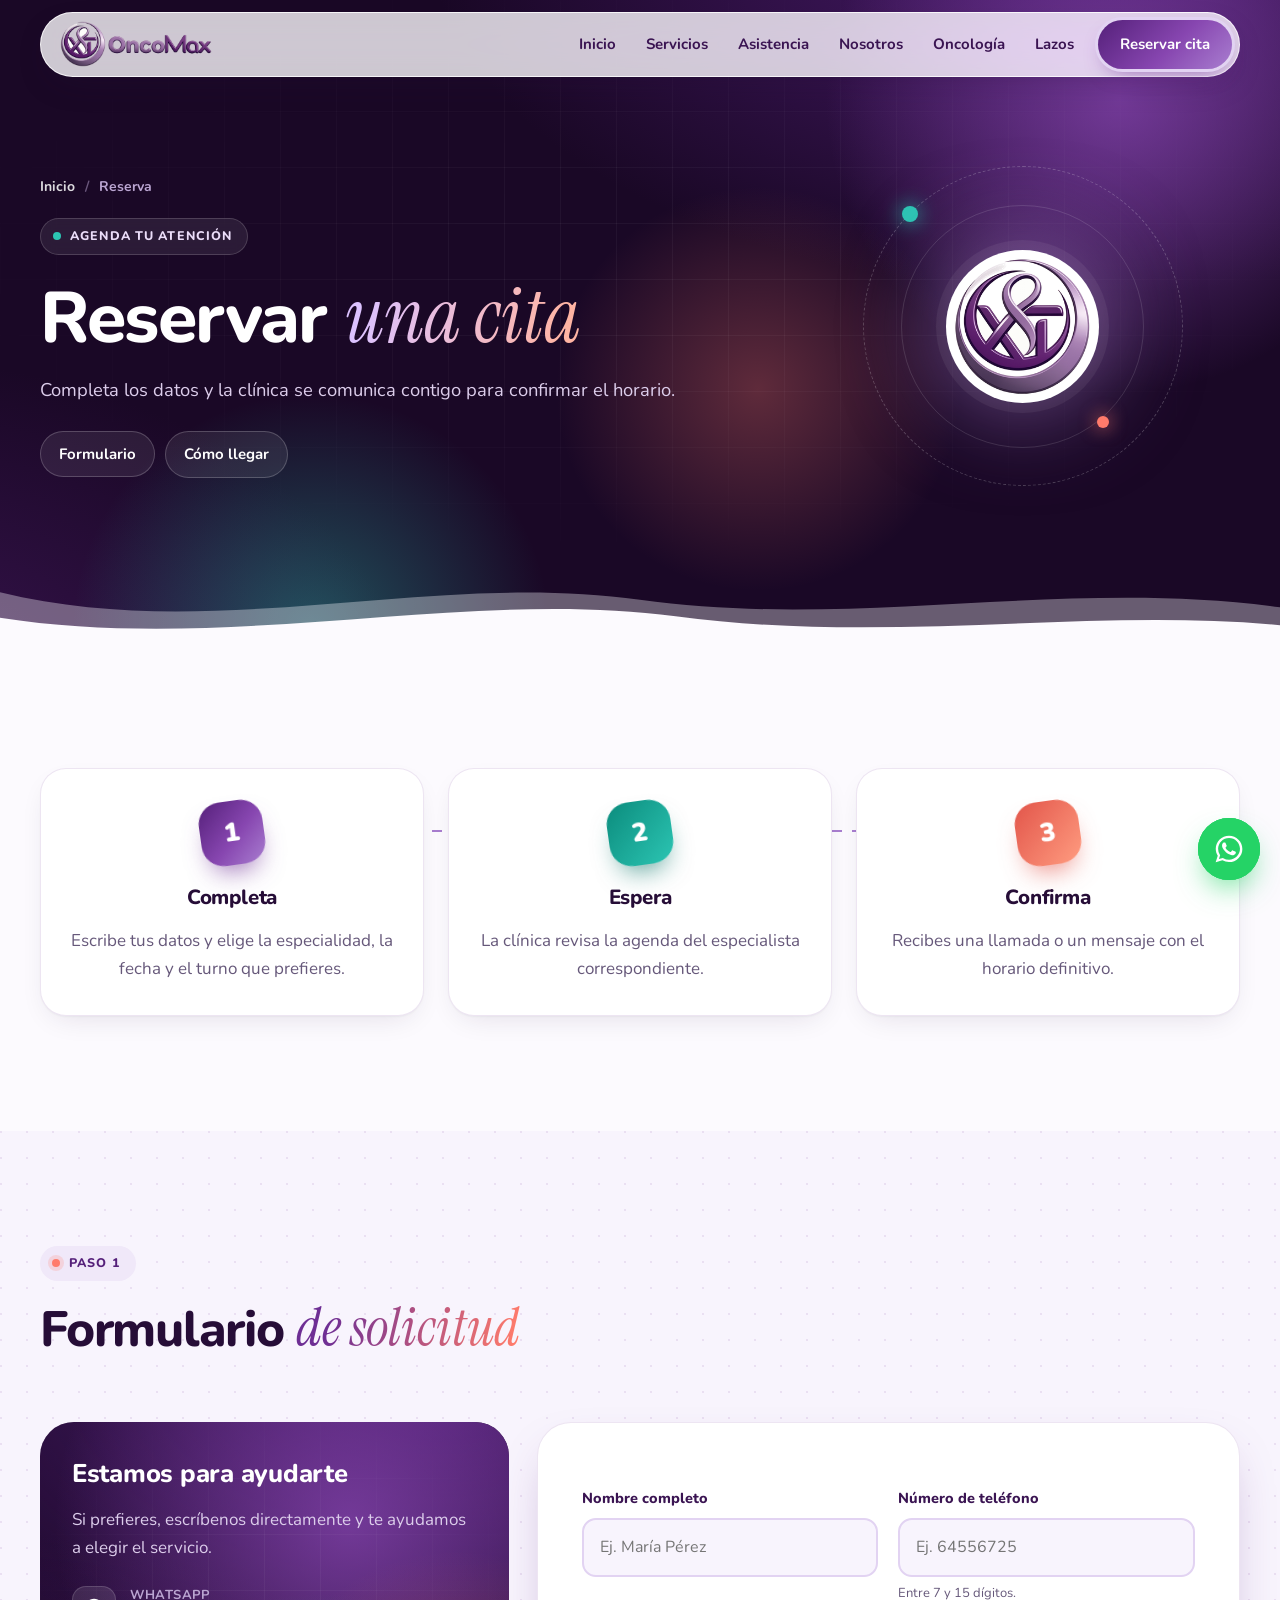
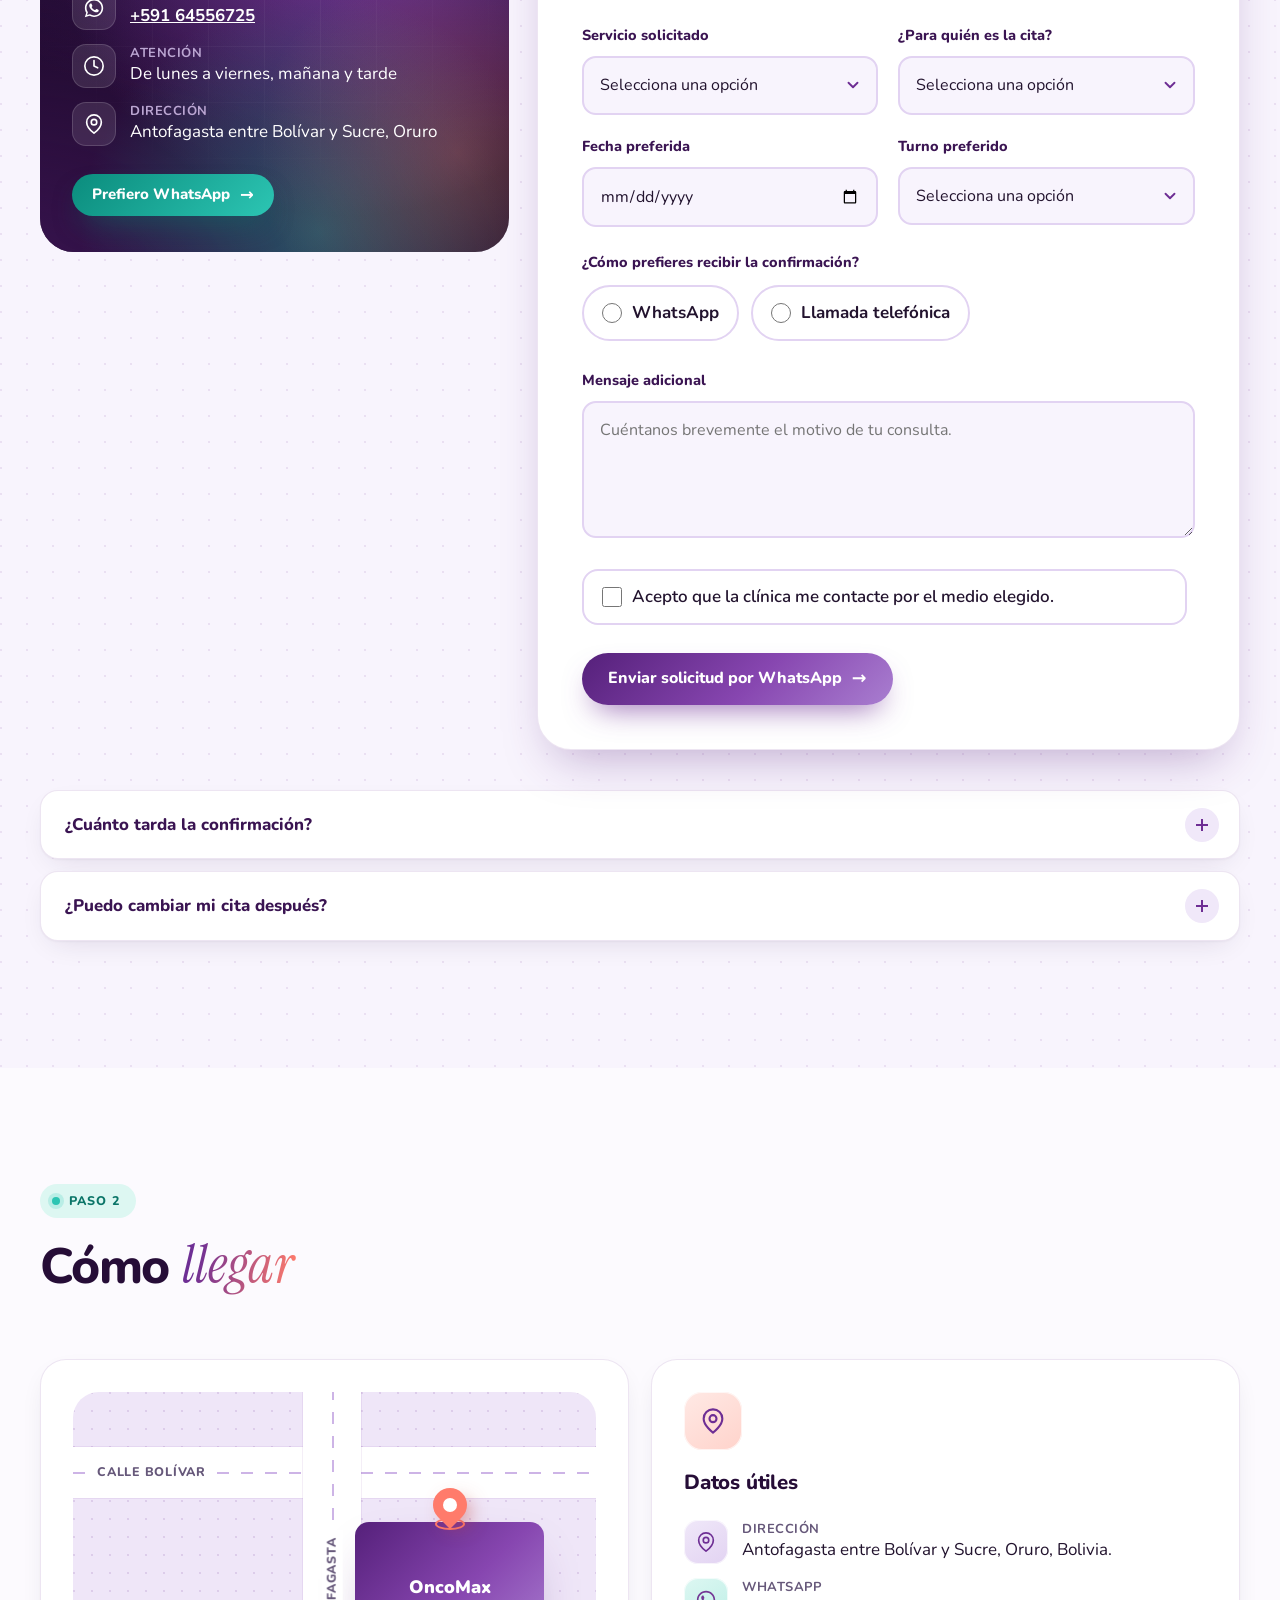
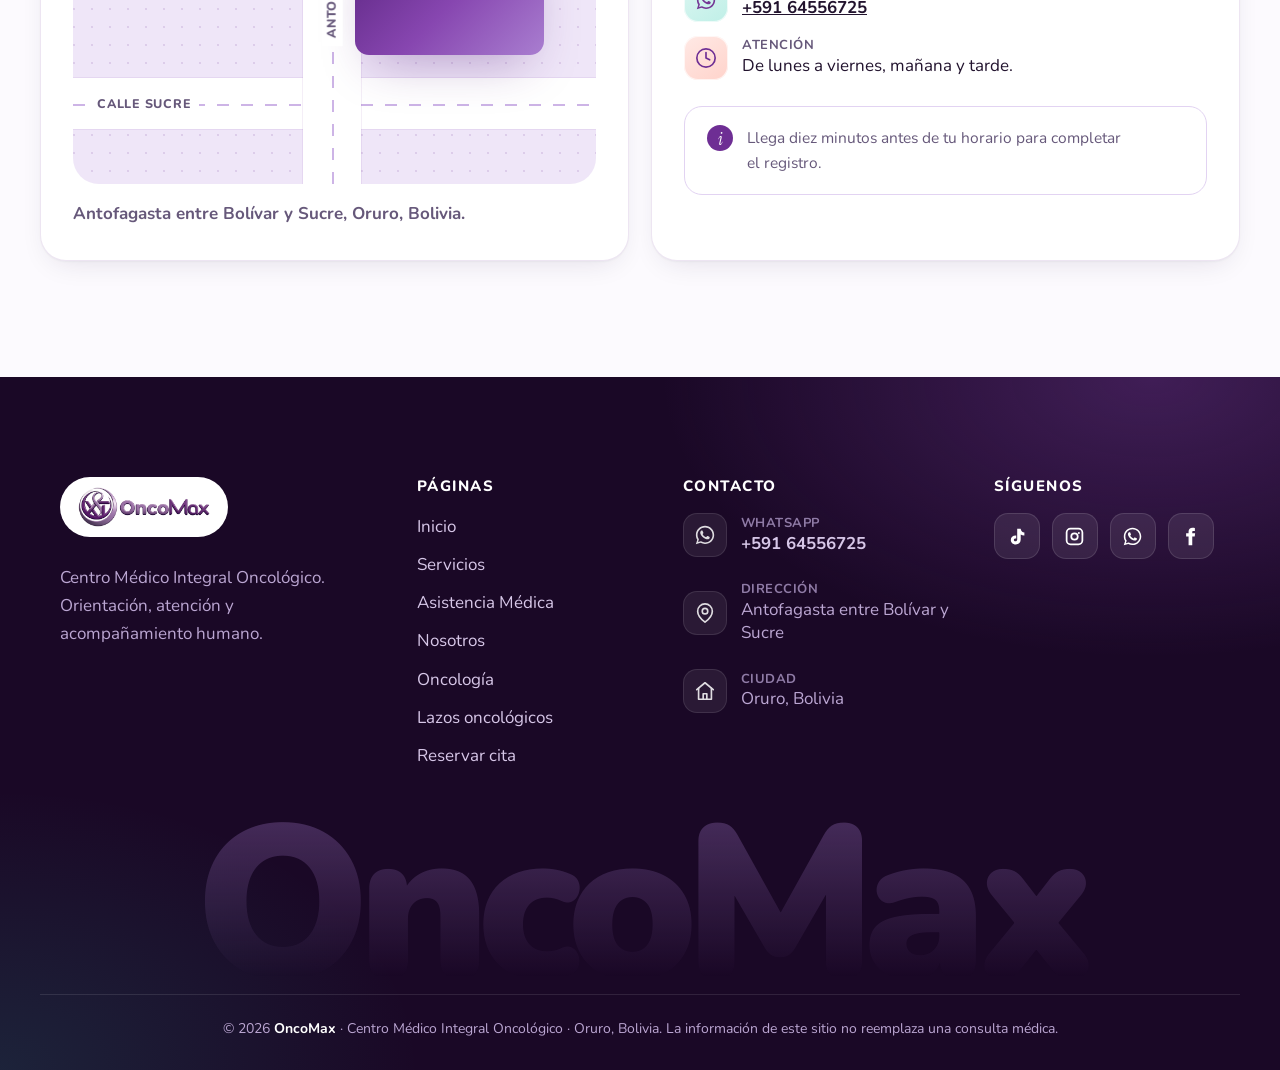
<file: reserva.html>
<!DOCTYPE html>
<!-- APRENDE A EDITAR reserva.html
Reserva: formulario que prepara WhatsApp y croquis de la clínica.
Este archivo decide los textos, imágenes y enlaces. estilos.css decide su apariencia.
Los comentarios como este son instrucciones: no aparecen en la página.
Empieza cambiando un texto, guarda el archivo y recarga la página para ver el resultado.
Las palabras entre > y < suelen ser texto visible. Conserva las etiquetas que las rodean.
class conecta un bloque con su diseño en estilos.css; id le da un nombre único.
Las etiquetas /div, /section y similares cierran lo que se abrió antes: mueve los bloques completos.
Para cambiar un estilo, busca el nombre de class en assets/css/estilos.css.
Para cambiar reservas, abre assets/js/reserva.js y conserva los name del formulario.
Menú, pie y teléfonos están escritos en cada página: repite allí los cambios comunes. -->
<!-- APRENDE: Abre la página; lang="es" indica que sus textos están en español. Conserva el cierre /html al
     final. -->
<html lang="es">
<!-- APRENDE: Datos de la página que no forman parte del contenido visible; aquí se conectan los estilos y las
     letras. -->
<head>
  <!-- APRENDE: Permite mostrar tildes y ñ correctamente; conserva UTF-8. -->
  <meta charset="UTF-8">
  <!-- APRENDE: Adapta la página al ancho del celular; conserva este ajuste para que el diseño móvil funcione. -->
  <meta name="viewport" content="width=device-width, initial-scale=1.0">
  <!-- APRENDE: Resumen para buscadores; cambia el texto de content para describir esta página. -->
  <meta name="description" content="Formulario de reserva de citas de OncoMax y croquis para llegar a la clínica.">
  <!-- APRENDE: Color sugerido para la barra del navegador en móviles compatibles; cambia el código # de content. -->
  <meta name="theme-color" content="#260D37">
  <!-- APRENDE: Nombre que aparece en la pestaña del navegador; cambia el texto entre title y /title. -->
  <title>Reserva | OncoMax</title>
  <!-- APRENDE: Icono de la pestaña: cambia href por la ruta de otra imagen pequeña. -->
  <link rel="icon" href="assets/img/logo-simbolo.png">
  <!-- Tipografias: Nunito (redondeada como el logo) e Instrument Serif para los acentos. -->
  <!-- APRENDE: Prepara la conexión con el servicio de letras para que carguen antes; conserva estas líneas si
       usas Google Fonts. -->
  <link rel="preconnect" href="https://fonts.googleapis.com">
  <!-- APRENDE: Prepara la conexión con el servicio de letras para que carguen antes; conserva estas líneas si
       usas Google Fonts. -->
  <link rel="preconnect" href="https://fonts.gstatic.com" crossorigin>
  <!-- APRENDE: Descarga Nunito e Instrument Serif. Para cambiar las letras, reemplaza este enlace y los valores
       "fuente" con dos guiones delante y "fuente-acento" con dos guiones delante de estilos.css. -->
  <link rel="stylesheet" href="https://fonts.googleapis.com/css2?family=Instrument+Serif:ital@0;1&amp;family=Nunito:wght@400..900&amp;display=swap">
  <!-- Todos los estilos del sitio viven en un solo archivo compartido. -->
  <!-- APRENDE: Conecta assets/css/estilos.css, que cambia la apariencia de las siete páginas; abre ese archivo
       para modificar colores y medidas. -->
  <link rel="stylesheet" href="assets/css/estilos.css">
  <!-- Envia la solicitud de cita a la clinica por WhatsApp. -->
  <!-- APRENDE: Carga reserva.js después de leer la página gracias a defer; abre ese archivo para cambiar el
       teléfono y las reglas de fecha. -->
  <script src="assets/js/reserva.js" defer></script>
</head>
<!-- APRENDE: Comienza todo lo que ve el visitante. Los bloques aparecen en el orden en que los escribes aquí. -->
<body>
  <!-- Barra de progreso de lectura (solo decorativa). -->
  <!-- APRENDE: Barra decorativa que se llena al bajar por la página; cambia su altura y colores buscando
       .progreso en estilos.css. -->
  <div class="progreso" aria-hidden="true"></div>

  <!-- ================= CABECERA ================= -->
  <!-- APRENDE: Menú superior compartido visualmente por el sitio. Sus enlaces se repiten en las siete páginas:
       actualízalos en todas si cambias el menú. -->
  <header class="cabecera">
    <!-- APRENDE: Reúne el logo y el menú dentro de una franja centrada; cambia separación y ancho en
         .cabecera__interior de estilos.css. -->
    <div class="cabecera__interior">
      <!-- El logo siempre lleva al inicio. -->
      <!-- APRENDE: Logo que lleva a Inicio; cambia href para elegir el destino y src de su imagen para usar otro
           logo. Enlace: href="index.html" elige el destino; el texto entre a y /a es lo que se pulsa. -->
      <a class="marca" href="index.html" aria-label="OncoMax, ir al inicio">
        <!-- APRENDE: Imagen: cambia src="assets/img/logo-oncomax-horizontal.png" por otro archivo; alt describe la
             foto si no se ve o se usa lectura por voz. -->
        <img src="assets/img/logo-oncomax-horizontal.png" alt="OncoMax" width="152" height="46">
      </a>

      <!-- Casilla escondida que abre el menu en celular; el label es el boton. -->
      <!-- APRENDE: Casilla del menú móvil: al marcarse abre el menú mediante estilos.css. Conserva id="nav-toggle" y
           su label con el mismo for. -->
      <input class="nav-toggle" id="nav-toggle" type="checkbox" aria-label="Abrir o cerrar el menu">
      <!-- APRENDE: Botón del menú de celular. Sus tres span dibujan las rayas; for debe coincidir con el id de la
           casilla nav-toggle. Texto para elegir o rellenar el campo "nav-toggle"; for debe coincidir con su id.
           Cambia las palabras para otra indicación. -->
      <label class="hamburguesa" for="nav-toggle" aria-hidden="true">
        <!-- APRENDE: Texto o pieza pequeña dentro de otro bloque; si contiene palabras, puedes reemplazarlas entre las
             etiquetas. -->
        <span></span><span></span><span></span>
      </label>

      <!-- APRENDE: Lista de páginas del menú; agrega otro enlace a dentro de este bloque para sumar una página. -->
      <nav class="nav" aria-label="Principal">
        <!-- APRENDE: Enlace: href="index.html" elige el destino; el texto entre a y /a es lo que se pulsa. -->
        <a href="index.html">Inicio</a>
        <!-- APRENDE: Enlace: href="servicios.html" elige el destino; el texto entre a y /a es lo que se pulsa. -->
        <a href="servicios.html">Servicios</a>
        <!-- APRENDE: Enlace: href="asistencia.html" elige el destino; el texto entre a y /a es lo que se pulsa. -->
        <a href="asistencia.html">Asistencia</a>
        <!-- APRENDE: Enlace: href="nosotros.html" elige el destino; el texto entre a y /a es lo que se pulsa. -->
        <a href="nosotros.html">Nosotros</a>
        <!-- APRENDE: Enlace: href="oncologia.html" elige el destino; el texto entre a y /a es lo que se pulsa. -->
        <a href="oncologia.html">Oncología</a>
        <!-- APRENDE: Enlace: href="lazos.html" elige el destino; el texto entre a y /a es lo que se pulsa. -->
        <a href="lazos.html">Lazos</a>
        <!-- APRENDE: Enlace: href="reserva.html" elige el destino; el texto entre a y /a es lo que se pulsa. activo
             resalta esta página y aria-current="page" la identifica como actual; al crear otra página mueve ambas
             marcas a su enlace. -->
        <a class="nav__cta activo" aria-current="page" href="reserva.html">Reservar cita</a>
      </nav>
    </div>
  </header>

  <!-- APRENDE: Contenido principal de esta página; mueve o añade secciones dentro de este bloque. -->
  <main>
    <!-- ================= CABECERA DE LA PAGINA ================= -->
    <!-- APRENDE: Presentación de esta página: título, explicación y enlaces rápidos. Cambia esos textos dentro de
         este bloque. -->
    <section class="cabeza">
      <!-- APRENDE: Fondo con tres manchas que se mueven. Cambia sus colores en .fondo-vivo y .mancha de estilos.css;
           los span son decoración. -->
      <div class="fondo-vivo" aria-hidden="true"><span class="mancha mancha--1"></span><span class="mancha mancha--2"></span><span class="mancha mancha--3"></span></div>
      <!-- APRENDE: Coloca la presentación junto al logo animado; en pantallas pequeñas se convierte en una columna. -->
      <div class="cabeza__interior">
        <!-- APRENDE: Agrupa la ruta, el título y la explicación de esta página; puedes editar cada texto dentro de sus
             etiquetas. -->
        <div class="cabeza__texto">
          <!-- APRENDE: Muestra el recorrido Inicio / página actual; cambia el último texto al cambiar el nombre de esta
               página. Enlace: href="index.html" elige el destino; el texto entre a y /a es lo que se pulsa. -->
          <nav class="migas entrada" aria-label="Ruta"><a href="index.html">Inicio</a><span aria-hidden="true">/</span><span>Reserva</span></nav>
          <!-- APRENDE: Texto corto que presenta una sección; escribe otro nombre entre las etiquetas. Las variantes de
               class cambian sus colores. "d" con dos guiones delante controla el turno de aparición: un número mayor
               hace que aparezca más tarde. -->
          <span class="etiqueta etiqueta--brillo entrada" style="--d:1">Agenda tu atención</span>
          <!-- APRENDE: Título principal de esta página. Cambia sus palabras; el texto dentro de em recibe el estilo
               destacado. "d" con dos guiones delante controla el turno de aparición: un número mayor hace que aparezca
               más tarde. -->
          <h1 class="entrada" style="--d:2">Reservar <em>una cita</em></h1>
          <!-- APRENDE: Párrafo visible: cambia sus palabras conservando las etiquetas. b destaca palabras y br las pasa
               a otra línea. "d" con dos guiones delante controla el turno de aparición: un número mayor hace que
               aparezca más tarde. -->
          <p class="entrada" style="--d:3">Completa los datos y la clínica se comunica contigo para confirmar el horario.</p>
          <!-- APRENDE: Agrupa accesos a secciones de esta misma página; cada href con # debe apuntar al id de la sección
               correspondiente. "d" con dos guiones delante controla el turno de aparición: un número mayor hace que
               aparezca más tarde. -->
          <div class="saltos entrada" style="--d:4">
            <!-- APRENDE: Salta al bloque cuyo id es "formulario"; cambia href y el id de destino juntos si lo renombras. -->
            <a href="#formulario">Formulario</a>
            <!-- APRENDE: Salta al bloque cuyo id es "ubicacion"; cambia href y el id de destino juntos si lo renombras. -->
            <a href="#ubicacion">Cómo llegar</a>
          </div>
        </div>
        <!-- APRENDE: Logo rodeado de anillos animados; cambia src para otro símbolo y busca .orbita en estilos.css
             para su tamaño y velocidad. Imagen: cambia src="assets/img/logo-simbolo.png" por otro archivo; alt
             describe la foto si no se ve o se usa lectura por voz. Aquí alt vacío indica un dibujo decorativo. "d" con
             dos guiones delante controla el turno de aparición: un número mayor hace que aparezca más tarde. -->
        <div class="orbita entrada" style="--d:3" aria-hidden="true"><span></span><img src="assets/img/logo-simbolo.png" alt=""><span></span></div>
      </div>
      <!-- APRENDE: Dibujo hecho con formas. viewBox establece el espacio de dibujo; su tamaño visible se ajusta en
           estilos.css. -->
      <svg class="ola" viewBox="0 0 1440 120" preserveAspectRatio="none" aria-hidden="true">
        <!-- APRENDE: Trazo del dibujo: d contiene puntos y curvas (M empieza, L une, C curva, Z cierra). Para cambiar
             solo el color, usa estilos.css. -->
        <path d="M0,38 C240,108 480,8 720,48 C960,88 1200,18 1440,58 L1440,120 L0,120 Z"/>
        <!-- APRENDE: Trazo del dibujo: d contiene puntos y curvas (M empieza, L une, C curva, Z cierra). Para cambiar
             solo el color, usa estilos.css. -->
        <path d="M0,72 C260,120 520,32 760,70 C1000,108 1220,58 1440,82 L1440,120 L0,120 Z"/>
      </svg>
    </section>

    <!-- ================= PASOS ================= -->
    <!-- APRENDE: Agrupa una parte completa de la página. Para moverla, mueve desde section hasta su cierre
         /section con todo lo que contiene. -->
    <section class="seccion">
      <!-- APRENDE: Mantiene el contenido centrado y limita su ancho; cambia el valor de "ancho" con dos guiones
           delante al principio de estilos.css. -->
      <div class="seccion__interior">
        <!-- APRENDE: Secuencia de pasos. Copia un article paso completo para agregar uno y revisa las columnas de
             .pasos en estilos.css. -->
        <div class="pasos escalonado">
          <!-- APRENDE: Un paso explicado con número, título y párrafo; edita los tres para adaptar el recorrido. -->
          <article class="paso">
            <!-- APRENDE: Número visible del paso; cambia este texto si reordenas o agregas pasos. -->
            <div class="paso__numero">1</div>
            <!-- APRENDE: Título de un bloque pequeño; reemplaza el texto entre las etiquetas. -->
            <h3>Completa</h3>
            <!-- APRENDE: Párrafo visible: cambia sus palabras conservando las etiquetas. b destaca palabras y br las pasa
                 a otra línea. -->
            <p>Escribe tus datos y elige la especialidad, la fecha y el turno que prefieres.</p>
          </article>
          <!-- APRENDE: Un paso explicado con número, título y párrafo; edita los tres para adaptar el recorrido. -->
          <article class="paso">
            <!-- APRENDE: Número visible del paso; cambia este texto si reordenas o agregas pasos. -->
            <div class="paso__numero">2</div>
            <!-- APRENDE: Título de un bloque pequeño; reemplaza el texto entre las etiquetas. -->
            <h3>Espera</h3>
            <!-- APRENDE: Párrafo visible: cambia sus palabras conservando las etiquetas. b destaca palabras y br las pasa
                 a otra línea. -->
            <p>La clínica revisa la agenda del especialista correspondiente.</p>
          </article>
          <!-- APRENDE: Un paso explicado con número, título y párrafo; edita los tres para adaptar el recorrido. -->
          <article class="paso">
            <!-- APRENDE: Número visible del paso; cambia este texto si reordenas o agregas pasos. -->
            <div class="paso__numero">3</div>
            <!-- APRENDE: Título de un bloque pequeño; reemplaza el texto entre las etiquetas. -->
            <h3>Confirma</h3>
            <!-- APRENDE: Párrafo visible: cambia sus palabras conservando las etiquetas. b destaca palabras y br las pasa
                 a otra línea. -->
            <p>Recibes una llamada o un mensaje con el horario definitivo.</p>
          </article>
        </div>
      </div>
    </section>

    <!-- ================= FORMULARIO ================= -->
    <!-- APRENDE: Agrupa una parte completa de la página. Para moverla, mueve desde section hasta su cierre
         /section con todo lo que contiene. id="formulario" permite llegar a este bloque usando un enlace con
         #formulario. -->
    <section class="seccion seccion--suave" id="formulario">
      <!-- APRENDE: Mantiene el contenido centrado y limita su ancho; cambia el valor de "ancho" con dos guiones
           delante al principio de estilos.css. -->
      <div class="seccion__interior">
        <!-- APRENDE: Agrupa la etiqueta, el título y la explicación de esta sección; cambia sus palabras dentro de
             cada etiqueta. -->
        <div class="titulo-seccion revelar">
          <!-- APRENDE: Texto corto que presenta una sección; escribe otro nombre entre las etiquetas. Las variantes de
               class cambian sus colores. -->
          <span class="etiqueta">Paso 1</span>
          <!-- APRENDE: Título de esta sección o tarjeta. Edita sus palabras y las de em si tiene una parte destacada. -->
          <h2>Formulario <em>de solicitud</em></h2>
        </div>

        <!-- APRENDE: Agrupa contacto y formulario; cambia sus textos en este archivo y sus columnas en .reserva de
             estilos.css. -->
        <div class="reserva">
          <!-- Columna con los datos de contacto: se queda fija al bajar. -->
          <!-- APRENDE: Columna de contacto que acompaña el formulario; cambia aquí teléfono, dirección y horario. -->
          <aside class="reserva__info revelar">
            <!-- APRENDE: Fondo con tres manchas que se mueven. Cambia sus colores en .fondo-vivo y .mancha de estilos.css;
                 los span son decoración. -->
            <div class="fondo-vivo" aria-hidden="true"><span class="mancha mancha--1"></span><span class="mancha mancha--2"></span><span class="mancha mancha--3"></span></div>
            <!-- APRENDE: Título de un bloque pequeño; reemplaza el texto entre las etiquetas. -->
            <h3>Estamos para ayudarte</h3>
            <!-- APRENDE: Párrafo visible: cambia sus palabras conservando las etiquetas. b destaca palabras y br las pasa
                 a otra línea. -->
            <p>Si prefieres, escríbenos directamente y te ayudamos a elegir el servicio.</p>
            <!-- APRENDE: Lista de elementos; agrega otra línea li antes del cierre /ul para sumar un elemento. -->
            <ul class="lista-datos">
              <!-- APRENDE: Un elemento de la lista; cambia su texto. Si contiene un enlace, cambia también href para su
                   destino. -->
              <li>
                <!-- APRENDE: Marco del pequeño dibujo. Cambia src de su img para otro icono; las variantes menta y coral
                     cambian el fondo. Imagen: cambia src="assets/icons/whatsapp.svg" por otro archivo; alt describe la foto si
                     no se ve o se usa lectura por voz. Aquí alt vacío indica un dibujo decorativo. -->
                <span class="icono icono--chico"><img src="assets/icons/whatsapp.svg" alt=""></span>
                <!-- APRENDE: Texto o pieza pequeña dentro de otro bloque; si contiene palabras, puedes reemplazarlas entre las
                     etiquetas. WhatsApp: cambia el número de href con código de país y sin + ni espacios; actualiza también el
                     teléfono visible, las otras páginas y WHATSAPP_CLINICA en reserva.js. target="_blank" abre otra pestaña;
                     conserva rel="noopener" para que esa pestaña no controle esta. -->
                <span><small>WhatsApp</small><a href="https://wa.me/59164556725" target="_blank" rel="noopener">+591 64556725</a></span>
              </li>
              <!-- APRENDE: Un elemento de la lista; cambia su texto. Si contiene un enlace, cambia también href para su
                   destino. -->
              <li>
                <!-- APRENDE: Marco del pequeño dibujo. Cambia src de su img para otro icono; las variantes menta y coral
                     cambian el fondo. Imagen: cambia src="assets/icons/ui/reloj.svg" por otro archivo; alt describe la foto si
                     no se ve o se usa lectura por voz. Aquí alt vacío indica un dibujo decorativo. -->
                <span class="icono icono--chico"><img src="assets/icons/ui/reloj.svg" alt=""></span>
                <!-- APRENDE: Texto o pieza pequeña dentro de otro bloque; si contiene palabras, puedes reemplazarlas entre las
                     etiquetas. -->
                <span><small>Atención</small>De lunes a viernes, mañana y tarde</span>
              </li>
              <!-- APRENDE: Un elemento de la lista; cambia su texto. Si contiene un enlace, cambia también href para su
                   destino. -->
              <li>
                <!-- APRENDE: Marco del pequeño dibujo. Cambia src de su img para otro icono; las variantes menta y coral
                     cambian el fondo. Imagen: cambia src="assets/icons/ui/ubicacion.svg" por otro archivo; alt describe la
                     foto si no se ve o se usa lectura por voz. Aquí alt vacío indica un dibujo decorativo. -->
                <span class="icono icono--chico"><img src="assets/icons/ui/ubicacion.svg" alt=""></span>
                <!-- APRENDE: Texto o pieza pequeña dentro de otro bloque; si contiene palabras, puedes reemplazarlas entre las
                     etiquetas. -->
                <span><small>Dirección</small>Antofagasta entre Bolívar y Sucre, Oruro</span>
              </li>
            </ul>
            <!-- APRENDE: Coloca varios botones juntos. Copia un enlace a dentro de este bloque para añadir otro botón. -->
            <div class="acciones">
              <!-- APRENDE: WhatsApp: cambia el número de href con código de país y sin + ni espacios; actualiza también el
                   teléfono visible, las otras páginas y WHATSAPP_CLINICA en reserva.js. target="_blank" abre otra pestaña;
                   conserva rel="noopener" para que esa pestaña no controle esta. -->
              <a class="boton boton--menta boton--chico" href="https://wa.me/59164556725" target="_blank" rel="noopener">Prefiero WhatsApp</a>
            </div>
          </aside>

          <!-- reserva.js arma el mensaje y abre WhatsApp. Sin JavaScript,
               action lleva a #enviado y se muestra ese mensaje con :target. -->
          <!-- APRENDE: Datos de la solicitud. reserva.js lee los campos por name y prepara WhatsApp; la cita se confirma
               después con la clínica. -->
          <form class="formulario revelar" id="form-reserva" action="#enviado">
            <!-- APRENDE: Aviso de solicitud. reserva.js sustituye su contenido al abrir WhatsApp; el visitante aún debe
                 presionar Enviar en el chat. WhatsApp: cambia el número de href con código de país y sin + ni espacios;
                 actualiza también el teléfono visible, las otras páginas y WHATSAPP_CLINICA en reserva.js. target="_blank"
                 abre otra pestaña; conserva rel="noopener" para que esa pestaña no controle esta. id="enviado" permite
                 llegar a este bloque usando un enlace con #enviado. -->
            <p class="envio" id="enviado" role="status" tabindex="-1"><span>Para confirmar tu cita, escríbenos por WhatsApp al <a href="https://wa.me/59164556725" target="_blank" rel="noopener">+591 64556725</a>.</span></p>

            <!-- APRENDE: Agrupa los campos del formulario en columnas según el ancho disponible; agrega aquí otro bloque
                 de etiqueta y campo. -->
            <div class="campos">
              <!-- APRENDE: Reúne los elementos que vienen dentro para colocarlos juntos. Para copiar el bloque, incluye su
                   cierre /div y todo su contenido. -->
              <div>
                <!-- APRENDE: Texto para elegir o rellenar el campo "nombre"; for debe coincidir con su id. Cambia las palabras
                     para otra indicación. -->
                <label for="nombre">Nombre completo</label>
                <!-- APRENDE: Campo "nombre": type="text" elige texto libre. Conserva name, porque reserva.js lo usa para leer
                     el dato. Cambia placeholder para mostrar otro ejemplo. required obliga a completar o marcar este dato;
                     quítalo solo si debe ser opcional y revisa su uso en reserva.js. -->
                <input id="nombre" name="nombre" type="text" placeholder="Ej. María Pérez" autocomplete="name" required>
              </div>
              <!-- APRENDE: Reúne los elementos que vienen dentro para colocarlos juntos. Para copiar el bloque, incluye su
                   cierre /div y todo su contenido. -->
              <div>
                <!-- APRENDE: Texto para elegir o rellenar el campo "telefono"; for debe coincidir con su id. Cambia las
                     palabras para otra indicación. -->
                <label for="telefono">Número de teléfono</label>
                <!-- APRENDE: Campo "telefono": type="tel" elige teléfono. Conserva name, porque reserva.js lo usa para leer el
                     dato. Cambia placeholder para mostrar otro ejemplo. pattern permite números, + y espacios, entre 7 y 15
                     caracteres; cambia {7,15} para otro límite y actualiza la ayuda. required obliga a completar o marcar este
                     dato; quítalo solo si debe ser opcional y revisa su uso en reserva.js. -->
                <input id="telefono" name="telefono" type="tel" placeholder="Ej. 64556725" pattern="[0-9+ ]{7,15}" autocomplete="tel" required>
                <!-- APRENDE: Ayuda escrita bajo el campo; si cambias la regla del teléfono, actualiza también estas palabras. -->
                <p class="ayuda-campo">Entre 7 y 15 dígitos.</p>
              </div>
              <!-- APRENDE: Reúne los elementos que vienen dentro para colocarlos juntos. Para copiar el bloque, incluye su
                   cierre /div y todo su contenido. -->
              <div>
                <!-- APRENDE: Texto para elegir o rellenar el campo "servicio"; for debe coincidir con su id. Cambia las
                     palabras para otra indicación. -->
                <label for="servicio">Servicio solicitado</label>
                <!-- APRENDE: Lista desplegable del campo "servicio"; agrega otro option para sumar una elección. Conserva name
                     para que reserva.js pueda leerla. required obliga a completar o marcar este dato; quítalo solo si debe ser
                     opcional y revisa su uso en reserva.js. -->
                <select id="servicio" name="servicio" required>
                  <!-- APRENDE: Invitación inicial a elegir: value vacío hace que required pida otra opción; cambia solo el texto
                       de ayuda. -->
                  <option value="">Selecciona una opción</option>
                  <!-- APRENDE: Opción que se puede elegir; cambia las palabras entre option y /option. Sin value separado, esas
                       palabras también se envían a WhatsApp. -->
                  <option>Oncología Clínica</option>
                  <!-- APRENDE: Opción que se puede elegir; cambia las palabras entre option y /option. Sin value separado, esas
                       palabras también se envían a WhatsApp. -->
                  <option>Hematología (Hemato-Oncología)</option>
                  <!-- APRENDE: Opción que se puede elegir; cambia las palabras entre option y /option. Sin value separado, esas
                       palabras también se envían a WhatsApp. -->
                  <option>Psicología Oncológica (Psicooncología)</option>
                  <!-- APRENDE: Opción que se puede elegir; cambia las palabras entre option y /option. Sin value separado, esas
                       palabras también se envían a WhatsApp. -->
                  <option>Orientación general (no estoy seguro)</option>
                </select>
              </div>
              <!-- APRENDE: Reúne los elementos que vienen dentro para colocarlos juntos. Para copiar el bloque, incluye su
                   cierre /div y todo su contenido. -->
              <div>
                <!-- APRENDE: Texto para elegir o rellenar el campo "paciente"; for debe coincidir con su id. Cambia las
                     palabras para otra indicación. -->
                <label for="paciente">¿Para quién es la cita?</label>
                <!-- APRENDE: Lista desplegable del campo "paciente"; agrega otro option para sumar una elección. Conserva name
                     para que reserva.js pueda leerla. required obliga a completar o marcar este dato; quítalo solo si debe ser
                     opcional y revisa su uso en reserva.js. -->
                <select id="paciente" name="paciente" required>
                  <!-- APRENDE: Invitación inicial a elegir: value vacío hace que required pida otra opción; cambia solo el texto
                       de ayuda. -->
                  <option value="">Selecciona una opción</option>
                  <!-- APRENDE: Opción que se puede elegir; cambia las palabras entre option y /option. Sin value separado, esas
                       palabras también se envían a WhatsApp. -->
                  <option>Para mí</option>
                  <!-- APRENDE: Opción que se puede elegir; cambia las palabras entre option y /option. Sin value separado, esas
                       palabras también se envían a WhatsApp. -->
                  <option>Para un familiar</option>
                  <!-- APRENDE: Opción que se puede elegir; cambia las palabras entre option y /option. Sin value separado, esas
                       palabras también se envían a WhatsApp. -->
                  <option>Para una persona a mi cuidado</option>
                </select>
              </div>
              <!-- APRENDE: Reúne los elementos que vienen dentro para colocarlos juntos. Para copiar el bloque, incluye su
                   cierre /div y todo su contenido. -->
              <div>
                <!-- APRENDE: Texto para elegir o rellenar el campo "fecha"; for debe coincidir con su id. Cambia las palabras
                     para otra indicación. -->
                <label for="fecha">Fecha preferida</label>
                <!-- APRENDE: Campo "fecha": type="date" elige un calendario. Conserva name, porque reserva.js lo usa para leer
                     el dato. required obliga a completar o marcar este dato; quítalo solo si debe ser opcional y revisa su uso
                     en reserva.js. -->
                <input id="fecha" name="fecha" type="date" required>
              </div>
              <!-- APRENDE: Reúne los elementos que vienen dentro para colocarlos juntos. Para copiar el bloque, incluye su
                   cierre /div y todo su contenido. -->
              <div>
                <!-- APRENDE: Texto para elegir o rellenar el campo "turno"; for debe coincidir con su id. Cambia las palabras
                     para otra indicación. -->
                <label for="turno">Turno preferido</label>
                <!-- APRENDE: Lista desplegable del campo "turno"; agrega otro option para sumar una elección. Conserva name
                     para que reserva.js pueda leerla. required obliga a completar o marcar este dato; quítalo solo si debe ser
                     opcional y revisa su uso en reserva.js. -->
                <select id="turno" name="turno" required>
                  <!-- APRENDE: Invitación inicial a elegir: value vacío hace que required pida otra opción; cambia solo el texto
                       de ayuda. -->
                  <option value="">Selecciona una opción</option>
                  <!-- APRENDE: Opción que se puede elegir; cambia las palabras entre option y /option. Sin value separado, esas
                       palabras también se envían a WhatsApp. -->
                  <option>Mañana</option>
                  <!-- APRENDE: Opción que se puede elegir; cambia las palabras entre option y /option. Sin value separado, esas
                       palabras también se envían a WhatsApp. -->
                  <option>Tarde</option>
                </select>
              </div>
            </div>

            <!-- APRENDE: Agrupa opciones de una misma pregunta del formulario; el texto de legend explica qué elegir. -->
            <fieldset>
              <!-- APRENDE: Pregunta que presenta las opciones del formulario; cambia sus palabras. -->
              <legend>¿Cómo prefieres recibir la confirmación?</legend>
              <!-- APRENDE: Opción para marcar; cambia el texto visible y, cuando exista, value para cambiar lo que recibe la
                   clínica. Texto que acompaña la opción dentro de este bloque; al pulsarlo también se marca su casilla. -->
              <label class="opcion"><input name="contacto" type="radio" value="WhatsApp" required> WhatsApp</label>
              <!-- APRENDE: Opción para marcar; cambia el texto visible y, cuando exista, value para cambiar lo que recibe la
                   clínica. Texto que acompaña la opción dentro de este bloque; al pulsarlo también se marca su casilla. -->
              <label class="opcion"><input name="contacto" type="radio" value="Llamada telefónica"> Llamada telefónica</label>
            </fieldset>

            <!-- APRENDE: Texto para elegir o rellenar el campo "mensaje"; for debe coincidir con su id. Cambia las
                 palabras para otra indicación. -->
            <label for="mensaje">Mensaje adicional</label>
            <!-- APRENDE: Mensaje libre: rows="4" marca la altura inicial y maxlength="600" limita los caracteres; cambia
                 esos números para ajustar el espacio y el límite. Conserva name="mensaje". -->
            <textarea id="mensaje" name="mensaje" rows="4" maxlength="600" placeholder="Cuéntanos brevemente el motivo de tu consulta."></textarea>

            <!-- APRENDE: Opción para marcar; cambia el texto visible y, cuando exista, value para cambiar lo que recibe la
                 clínica. Texto que acompaña la opción dentro de este bloque; al pulsarlo también se marca su casilla. -->
            <label class="opcion opcion--bloque">
              <!-- APRENDE: Campo "acepto": type="checkbox" elige una casilla para marcar. Conserva name, porque reserva.js
                   lo usa para leer el dato. required obliga a completar o marcar este dato; quítalo solo si debe ser
                   opcional y revisa su uso en reserva.js. -->
              <input name="acepto" type="checkbox" required> Acepto que la clínica me contacte por el medio elegido.
            </label>

            <!-- APRENDE: Coloca varios botones juntos. Copia un enlace a dentro de este bloque para añadir otro botón. -->
            <div class="acciones">
              <!-- APRENDE: Botón de envío: cambia el texto visible; type="submit" inicia la revisión de los datos y la
                   preparación de WhatsApp. -->
              <button class="boton" type="submit">Enviar solicitud por WhatsApp</button>
            </div>
          </form>
        </div>

        <!-- APRENDE: Grupo cuyos hijos aparecen uno tras otro al bajar; agrega el nuevo bloque dentro para que
             comparta ese efecto. -->
        <div class="escalonado bloque-extra">
          <!-- APRENDE: Pregunta o bloque que se abre al pulsarlo. Copia hasta /details para sumar otro; agrega open para
               que comience abierto. -->
          <details>
            <!-- APRENDE: Texto que se pulsa para abrir la explicación; escribe la pregunta aquí y la respuesta en el
                 párrafo siguiente. -->
            <summary>¿Cuánto tarda la confirmación?</summary>
            <!-- APRENDE: Párrafo visible: cambia sus palabras conservando las etiquetas. b destaca palabras y br las pasa
                 a otra línea. -->
            <p>La clínica responde dentro del mismo día hábil.</p>
          </details>
          <!-- APRENDE: Pregunta o bloque que se abre al pulsarlo. Copia hasta /details para sumar otro; agrega open para
               que comience abierto. -->
          <details>
            <!-- APRENDE: Texto que se pulsa para abrir la explicación; escribe la pregunta aquí y la respuesta en el
                 párrafo siguiente. -->
            <summary>¿Puedo cambiar mi cita después?</summary>
            <!-- APRENDE: Párrafo visible: cambia sus palabras conservando las etiquetas. b destaca palabras y br las pasa
                 a otra línea. -->
            <p>Sí. Escríbenos por WhatsApp indicando tu nombre y la fecha reservada.</p>
          </details>
        </div>
      </div>
    </section>

    <!-- ================= UBICACION ================= -->
    <!-- APRENDE: Agrupa una parte completa de la página. Para moverla, mueve desde section hasta su cierre
         /section con todo lo que contiene. id="ubicacion" permite llegar a este bloque usando un enlace con
         #ubicacion. -->
    <section class="seccion" id="ubicacion">
      <!-- APRENDE: Mantiene el contenido centrado y limita su ancho; cambia el valor de "ancho" con dos guiones
           delante al principio de estilos.css. -->
      <div class="seccion__interior">
        <!-- APRENDE: Agrupa la etiqueta, el título y la explicación de esta sección; cambia sus palabras dentro de
             cada etiqueta. -->
        <div class="titulo-seccion revelar">
          <!-- APRENDE: Texto corto que presenta una sección; escribe otro nombre entre las etiquetas. Las variantes de
               class cambian sus colores. -->
          <span class="etiqueta etiqueta--menta">Paso 2</span>
          <!-- APRENDE: Título de esta sección o tarjeta. Edita sus palabras y las de em si tiene una parte destacada. -->
          <h2>Cómo <em>llegar</em></h2>
        </div>

        <!-- APRENDE: Agrupa tarjetas. "grid" + dos guiones + "2", "grid" + dos guiones + "3" y "grid" + dos guiones +
             "4" usan anchos mínimos diferentes; el espacio disponible decide cuántas caben por fila. -->
        <div class="grid grid--2 escalonado">
          <!-- APRENDE: Recuadro simple de contenido; cambia sus textos aquí, y el relleno y fondo en .card de
               estilos.css. -->
          <div class="card">
            <!-- Cada caja representa una calle o el edificio de la clinica. -->
            <!-- APRENDE: Mapa ilustrativo hecho con cajas. Cambia nombres de calles aquí y posiciones en estilos.css; no
                 es un mapa de ubicación en vivo. -->
            <div class="croquis" role="img" aria-label="Croquis: OncoMax está sobre la calle Antofagasta, entre las calles Bolívar y Sucre">
              <!-- APRENDE: Caja que dibuja una calle; cambia su nombre dentro de span y su posición en .calle de
                   estilos.css. -->
              <div class="calle calle--h calle--bolivar"><span>Calle Bolívar</span></div>
              <!-- APRENDE: Caja que dibuja una calle; cambia su nombre dentro de span y su posición en .calle de
                   estilos.css. -->
              <div class="calle calle--h calle--sucre"><span>Calle Sucre</span></div>
              <!-- APRENDE: Caja que dibuja una calle; cambia su nombre dentro de span y su posición en .calle de
                   estilos.css. -->
              <div class="calle calle--v"><span>Antofagasta</span></div>
              <!-- APRENDE: Edificio de la clínica en el croquis; cambia su nombre aquí y left/top en .clinica de estilos.css
                   para moverlo. -->
              <div class="clinica"><span class="onda"></span><span class="pin"></span>OncoMax</div>
            </div>
            <!-- APRENDE: Dirección escrita debajo del croquis; actualiza también el mapa y los otros datos de contacto si
                 cambias la dirección. -->
            <p class="croquis__pie">Antofagasta entre Bolívar y Sucre, Oruro, Bolivia.</p>
          </div>

          <!-- APRENDE: Recuadro simple de contenido; cambia sus textos aquí, y el relleno y fondo en .card de
               estilos.css. -->
          <div class="card">
            <!-- APRENDE: Marco del pequeño dibujo. Cambia src de su img para otro icono; las variantes menta y coral
                 cambian el fondo. Imagen: cambia src="assets/icons/ui/ubicacion.svg" por otro archivo; alt describe la
                 foto si no se ve o se usa lectura por voz. Aquí alt vacío indica un dibujo decorativo. -->
            <span class="icono icono--coral"><img src="assets/icons/ui/ubicacion.svg" alt=""></span>
            <!-- APRENDE: Título de un bloque pequeño; reemplaza el texto entre las etiquetas. -->
            <h3>Datos útiles</h3>
            <!-- APRENDE: Lista de elementos; agrega otra línea li antes del cierre /ul para sumar un elemento. -->
            <ul class="lista-datos">
              <!-- APRENDE: Un elemento de la lista; cambia su texto. Si contiene un enlace, cambia también href para su
                   destino. -->
              <li>
                <!-- APRENDE: Marco del pequeño dibujo. Cambia src de su img para otro icono; las variantes menta y coral
                     cambian el fondo. Imagen: cambia src="assets/icons/ui/ubicacion.svg" por otro archivo; alt describe la
                     foto si no se ve o se usa lectura por voz. Aquí alt vacío indica un dibujo decorativo. -->
                <span class="icono icono--chico"><img src="assets/icons/ui/ubicacion.svg" alt=""></span>
                <!-- APRENDE: Texto o pieza pequeña dentro de otro bloque; si contiene palabras, puedes reemplazarlas entre las
                     etiquetas. -->
                <span><small>Dirección</small>Antofagasta entre Bolívar y Sucre, Oruro, Bolivia.</span>
              </li>
              <!-- APRENDE: Un elemento de la lista; cambia su texto. Si contiene un enlace, cambia también href para su
                   destino. -->
              <li>
                <!-- APRENDE: Marco del pequeño dibujo. Cambia src de su img para otro icono; las variantes menta y coral
                     cambian el fondo. Imagen: cambia src="assets/icons/whatsapp.svg" por otro archivo; alt describe la foto si
                     no se ve o se usa lectura por voz. Aquí alt vacío indica un dibujo decorativo. -->
                <span class="icono icono--chico icono--menta"><img src="assets/icons/whatsapp.svg" alt=""></span>
                <!-- APRENDE: Texto o pieza pequeña dentro de otro bloque; si contiene palabras, puedes reemplazarlas entre las
                     etiquetas. WhatsApp: cambia el número de href con código de país y sin + ni espacios; actualiza también el
                     teléfono visible, las otras páginas y WHATSAPP_CLINICA en reserva.js. target="_blank" abre otra pestaña;
                     conserva rel="noopener" para que esa pestaña no controle esta. -->
                <span><small>WhatsApp</small><a href="https://wa.me/59164556725" target="_blank" rel="noopener">+591 64556725</a></span>
              </li>
              <!-- APRENDE: Un elemento de la lista; cambia su texto. Si contiene un enlace, cambia también href para su
                   destino. -->
              <li>
                <!-- APRENDE: Marco del pequeño dibujo. Cambia src de su img para otro icono; las variantes menta y coral
                     cambian el fondo. Imagen: cambia src="assets/icons/ui/reloj.svg" por otro archivo; alt describe la foto si
                     no se ve o se usa lectura por voz. Aquí alt vacío indica un dibujo decorativo. -->
                <span class="icono icono--chico icono--coral"><img src="assets/icons/ui/reloj.svg" alt=""></span>
                <!-- APRENDE: Texto o pieza pequeña dentro de otro bloque; si contiene palabras, puedes reemplazarlas entre las
                     etiquetas. -->
                <span><small>Atención</small>De lunes a viernes, mañana y tarde.</span>
              </li>
            </ul>
            <!-- APRENDE: Nota informativa destacada; cambia el texto entre las etiquetas para mostrar otra aclaración. -->
            <p class="aviso">Llega diez minutos antes de tu horario para completar el registro.</p>
          </div>
        </div>
      </div>
    </section>
  </main>

  <!-- Boton fijo: abre una conversacion de WhatsApp en otra pestaña. -->
  <!-- APRENDE: Botón de WhatsApp que acompaña al visitante en la esquina; cambia el número en href y la frase de
       span. WhatsApp: cambia el número de href con código de país y sin + ni espacios; actualiza también el
       teléfono visible, las otras páginas y WHATSAPP_CLINICA en reserva.js. target="_blank" abre otra pestaña;
       conserva rel="noopener" para que esa pestaña no controle esta. -->
  <a class="whatsapp-fijo" href="https://wa.me/59164556725" target="_blank" rel="noopener" aria-label="Abrir WhatsApp">
    <!-- APRENDE: Imagen: cambia src="assets/icons/whatsapp.svg" por otro archivo; alt describe la foto si no se ve
         o se usa lectura por voz. Aquí alt vacío indica un dibujo decorativo. -->
    <img src="assets/icons/whatsapp.svg" alt="">
    <!-- APRENDE: Texto o pieza pequeña dentro de otro bloque; si contiene palabras, puedes reemplazarlas entre las
         etiquetas. -->
    <span>¿Hablamos?</span>
  </a>

  <!-- ================= PIE DE PAGINA ================= -->
  <!-- APRENDE: Parte inferior que se repite en cada página. Si cambias contacto, redes o enlaces, repite el
       cambio en los otros archivos HTML. -->
  <footer class="pie">
    <!-- APRENDE: Distribuye las columnas del pie; modifica sus textos aquí y sus columnas en .pie__interior de
         estilos.css. -->
    <div class="pie__interior">
      <!-- APRENDE: Reúne los elementos que vienen dentro para colocarlos juntos. Para copiar el bloque, incluye su
           cierre /div y todo su contenido. -->
      <div>
        <!-- APRENDE: Logo del pie que lleva a Inicio; cambia src de la imagen si reemplazas la marca. Imagen: cambia
             src="assets/img/logo-oncomax-horizontal.png" por otro archivo; alt describe la foto si no se ve o se usa
             lectura por voz. Enlace: href="index.html" elige el destino; el texto entre a y /a es lo que se pulsa. -->
        <a class="pie__logo" href="index.html"><img src="assets/img/logo-oncomax-horizontal.png" alt="OncoMax" width="132" height="40"></a>
        <!-- APRENDE: Párrafo visible: cambia sus palabras conservando las etiquetas. b destaca palabras y br las pasa
             a otra línea. -->
        <p>Centro Médico Integral Oncológico. Orientación, atención y acompañamiento humano.</p>
      </div>
      <!-- APRENDE: Reúne los elementos que vienen dentro para colocarlos juntos. Para copiar el bloque, incluye su
           cierre /div y todo su contenido. -->
      <div>
        <!-- APRENDE: Título de un bloque pequeño; reemplaza el texto entre las etiquetas. -->
        <h3>Páginas</h3>
        <!-- APRENDE: Lista de elementos; agrega otra línea li antes del cierre /ul para sumar un elemento. -->
        <ul>
          <!-- APRENDE: Un elemento de la lista; cambia su texto. Si contiene un enlace, cambia también href para su
               destino. Enlace: href="index.html" elige el destino; el texto entre a y /a es lo que se pulsa. -->
          <li><a href="index.html">Inicio</a></li>
          <!-- APRENDE: Un elemento de la lista; cambia su texto. Si contiene un enlace, cambia también href para su
               destino. Enlace: href="servicios.html" elige el destino; el texto entre a y /a es lo que se pulsa. -->
          <li><a href="servicios.html">Servicios</a></li>
          <!-- APRENDE: Un elemento de la lista; cambia su texto. Si contiene un enlace, cambia también href para su
               destino. Enlace: href="asistencia.html" elige el destino; el texto entre a y /a es lo que se pulsa. -->
          <li><a href="asistencia.html">Asistencia Médica</a></li>
          <!-- APRENDE: Un elemento de la lista; cambia su texto. Si contiene un enlace, cambia también href para su
               destino. Enlace: href="nosotros.html" elige el destino; el texto entre a y /a es lo que se pulsa. -->
          <li><a href="nosotros.html">Nosotros</a></li>
          <!-- APRENDE: Un elemento de la lista; cambia su texto. Si contiene un enlace, cambia también href para su
               destino. Enlace: href="oncologia.html" elige el destino; el texto entre a y /a es lo que se pulsa. -->
          <li><a href="oncologia.html">Oncología</a></li>
          <!-- APRENDE: Un elemento de la lista; cambia su texto. Si contiene un enlace, cambia también href para su
               destino. Enlace: href="lazos.html" elige el destino; el texto entre a y /a es lo que se pulsa. -->
          <li><a href="lazos.html">Lazos oncológicos</a></li>
          <!-- APRENDE: Un elemento de la lista; cambia su texto. Si contiene un enlace, cambia también href para su
               destino. Enlace: href="reserva.html" elige el destino; el texto entre a y /a es lo que se pulsa. -->
          <li><a href="reserva.html">Reservar cita</a></li>
        </ul>
      </div>
      <!-- APRENDE: Reúne los elementos que vienen dentro para colocarlos juntos. Para copiar el bloque, incluye su
           cierre /div y todo su contenido. -->
      <div>
        <!-- APRENDE: Título de un bloque pequeño; reemplaza el texto entre las etiquetas. -->
        <h3>Contacto</h3>
        <!-- APRENDE: Lista de elementos; agrega otra línea li antes del cierre /ul para sumar un elemento. -->
        <ul class="lista-datos">
          <!-- APRENDE: Un elemento de la lista; cambia su texto. Si contiene un enlace, cambia también href para su
               destino. Imagen: cambia src="assets/icons/whatsapp.svg" por otro archivo; alt describe la foto si no se ve
               o se usa lectura por voz. Aquí alt vacío indica un dibujo decorativo. WhatsApp: cambia el número de href
               con código de país y sin + ni espacios; actualiza también el teléfono visible, las otras páginas y
               WHATSAPP_CLINICA en reserva.js. target="_blank" abre otra pestaña; conserva rel="noopener" para que esa
               pestaña no controle esta. -->
          <li><span class="icono icono--chico"><img src="assets/icons/whatsapp.svg" alt=""></span><span><small>WhatsApp</small><a href="https://wa.me/59164556725" target="_blank" rel="noopener">+591 64556725</a></span></li>
          <!-- APRENDE: Un elemento de la lista; cambia su texto. Si contiene un enlace, cambia también href para su
               destino. Imagen: cambia src="assets/icons/ui/ubicacion.svg" por otro archivo; alt describe la foto si no
               se ve o se usa lectura por voz. Aquí alt vacío indica un dibujo decorativo. -->
          <li><span class="icono icono--chico"><img src="assets/icons/ui/ubicacion.svg" alt=""></span><span><small>Dirección</small>Antofagasta entre Bolívar y Sucre</span></li>
          <!-- APRENDE: Un elemento de la lista; cambia su texto. Si contiene un enlace, cambia también href para su
               destino. Imagen: cambia src="assets/icons/ui/casa.svg" por otro archivo; alt describe la foto si no se ve
               o se usa lectura por voz. Aquí alt vacío indica un dibujo decorativo. -->
          <li><span class="icono icono--chico"><img src="assets/icons/ui/casa.svg" alt=""></span><span><small>Ciudad</small>Oruro, Bolivia</span></li>
        </ul>
      </div>
      <!-- APRENDE: Reúne los elementos que vienen dentro para colocarlos juntos. Para copiar el bloque, incluye su
           cierre /div y todo su contenido. -->
      <div>
        <!-- APRENDE: Título de un bloque pequeño; reemplaza el texto entre las etiquetas. -->
        <h3>Síguenos</h3>
        <!-- Por ahora TikTok e Instagram usan # porque faltan los enlaces reales. -->
        <!-- APRENDE: Grupo de enlaces de redes sociales; cambia cada href por la dirección completa del perfil
             correspondiente. -->
        <div class="redes">
          <!-- APRENDE: Imagen: cambia src="assets/icons/tiktok.svg" por otro archivo; alt describe la foto si no se ve o
               se usa lectura por voz. Aquí alt vacío indica un dibujo decorativo. Enlace pendiente: sustituye href="#"
               por la dirección real del perfil; ahora no abre una red social. -->
          <a href="#" aria-label="TikTok"><img src="assets/icons/tiktok.svg" alt=""></a>
          <!-- APRENDE: Imagen: cambia src="assets/icons/instagram.svg" por otro archivo; alt describe la foto si no se
               ve o se usa lectura por voz. Aquí alt vacío indica un dibujo decorativo. Enlace pendiente: sustituye
               href="#" por la dirección real del perfil; ahora no abre una red social. -->
          <a href="#" aria-label="Instagram"><img src="assets/icons/instagram.svg" alt=""></a>
          <!-- APRENDE: Imagen: cambia src="assets/icons/whatsapp.svg" por otro archivo; alt describe la foto si no se ve
               o se usa lectura por voz. Aquí alt vacío indica un dibujo decorativo. WhatsApp: cambia el número de href
               con código de país y sin + ni espacios; actualiza también el teléfono visible, las otras páginas y
               WHATSAPP_CLINICA en reserva.js. target="_blank" abre otra pestaña; conserva rel="noopener" para que esa
               pestaña no controle esta. -->
          <a href="https://wa.me/59164556725" target="_blank" rel="noopener" aria-label="WhatsApp"><img src="assets/icons/whatsapp.svg" alt=""></a>
          <!-- APRENDE: Imagen: cambia src="assets/icons/facebook.svg" por otro archivo; alt describe la foto si no se ve
               o se usa lectura por voz. Aquí alt vacío indica un dibujo decorativo. Enlace:
               href="https://www.facebook.com/profile.php?id=61578464102459" elige el destino; el texto entre a y /a es
               lo que se pulsa. target="_blank" abre otra pestaña; conserva rel="noopener" para que esa pestaña no
               controle esta. -->
          <a href="https://www.facebook.com/profile.php?id=61578464102459" target="_blank" rel="noopener" aria-label="Facebook"><img src="assets/icons/facebook.svg" alt=""></a>
        </div>
      </div>
    </div>
    <!-- Palabra gigante decorativa. -->
    <!-- APRENDE: Nombre grande de fondo, solo decorativo; cambia las letras aquí y su tamaño en estilos.css. -->
    <div class="pie__gigante" aria-hidden="true">OncoMax</div>
    <!-- APRENDE: Última línea del sitio; cambia aquí el año y la información al pie. -->
    <div class="pie__abajo">
      <!-- APRENDE: Párrafo visible: cambia sus palabras conservando las etiquetas. b destaca palabras y br las pasa
           a otra línea. -->
      <p>© 2026 <b>OncoMax</b> · Centro Médico Integral Oncológico · Oruro, Bolivia. La información de este sitio no reemplaza una consulta médica.</p>
    </div>
  </footer>
</body>
</html>
</file>
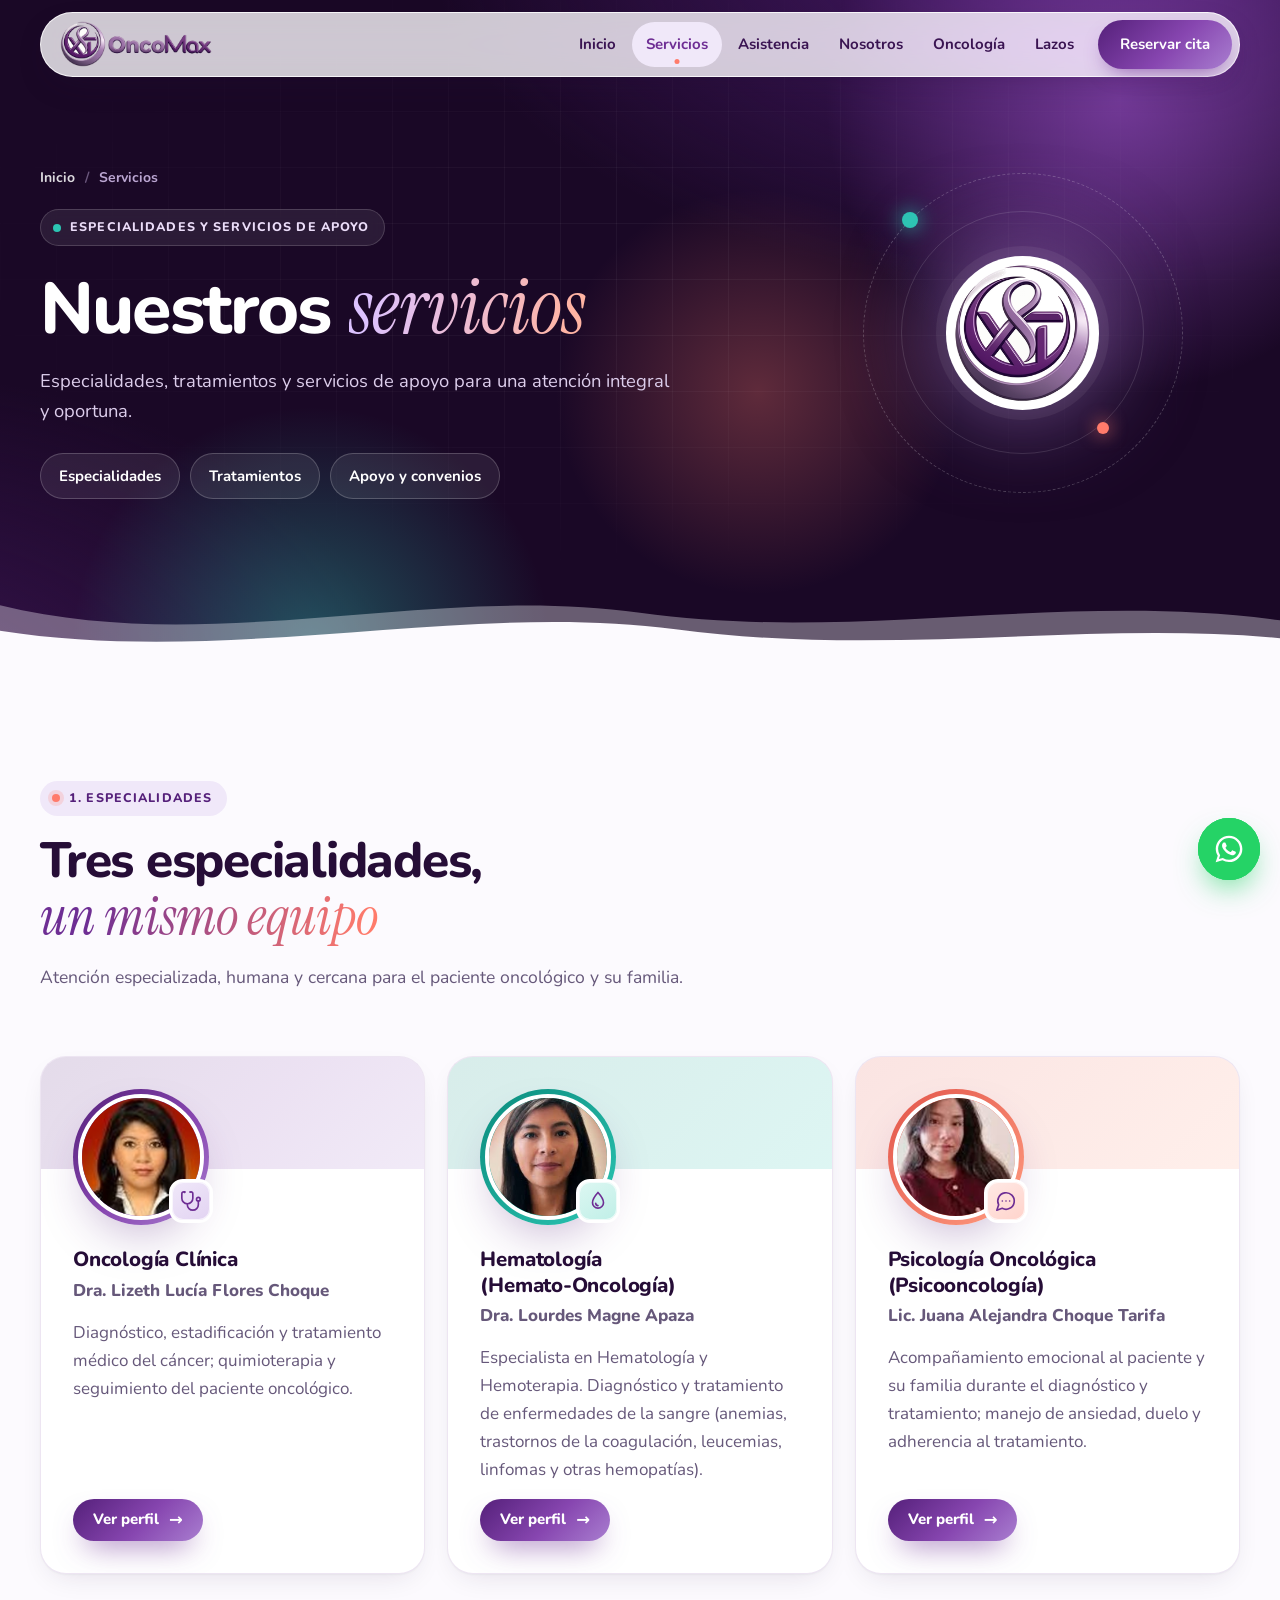
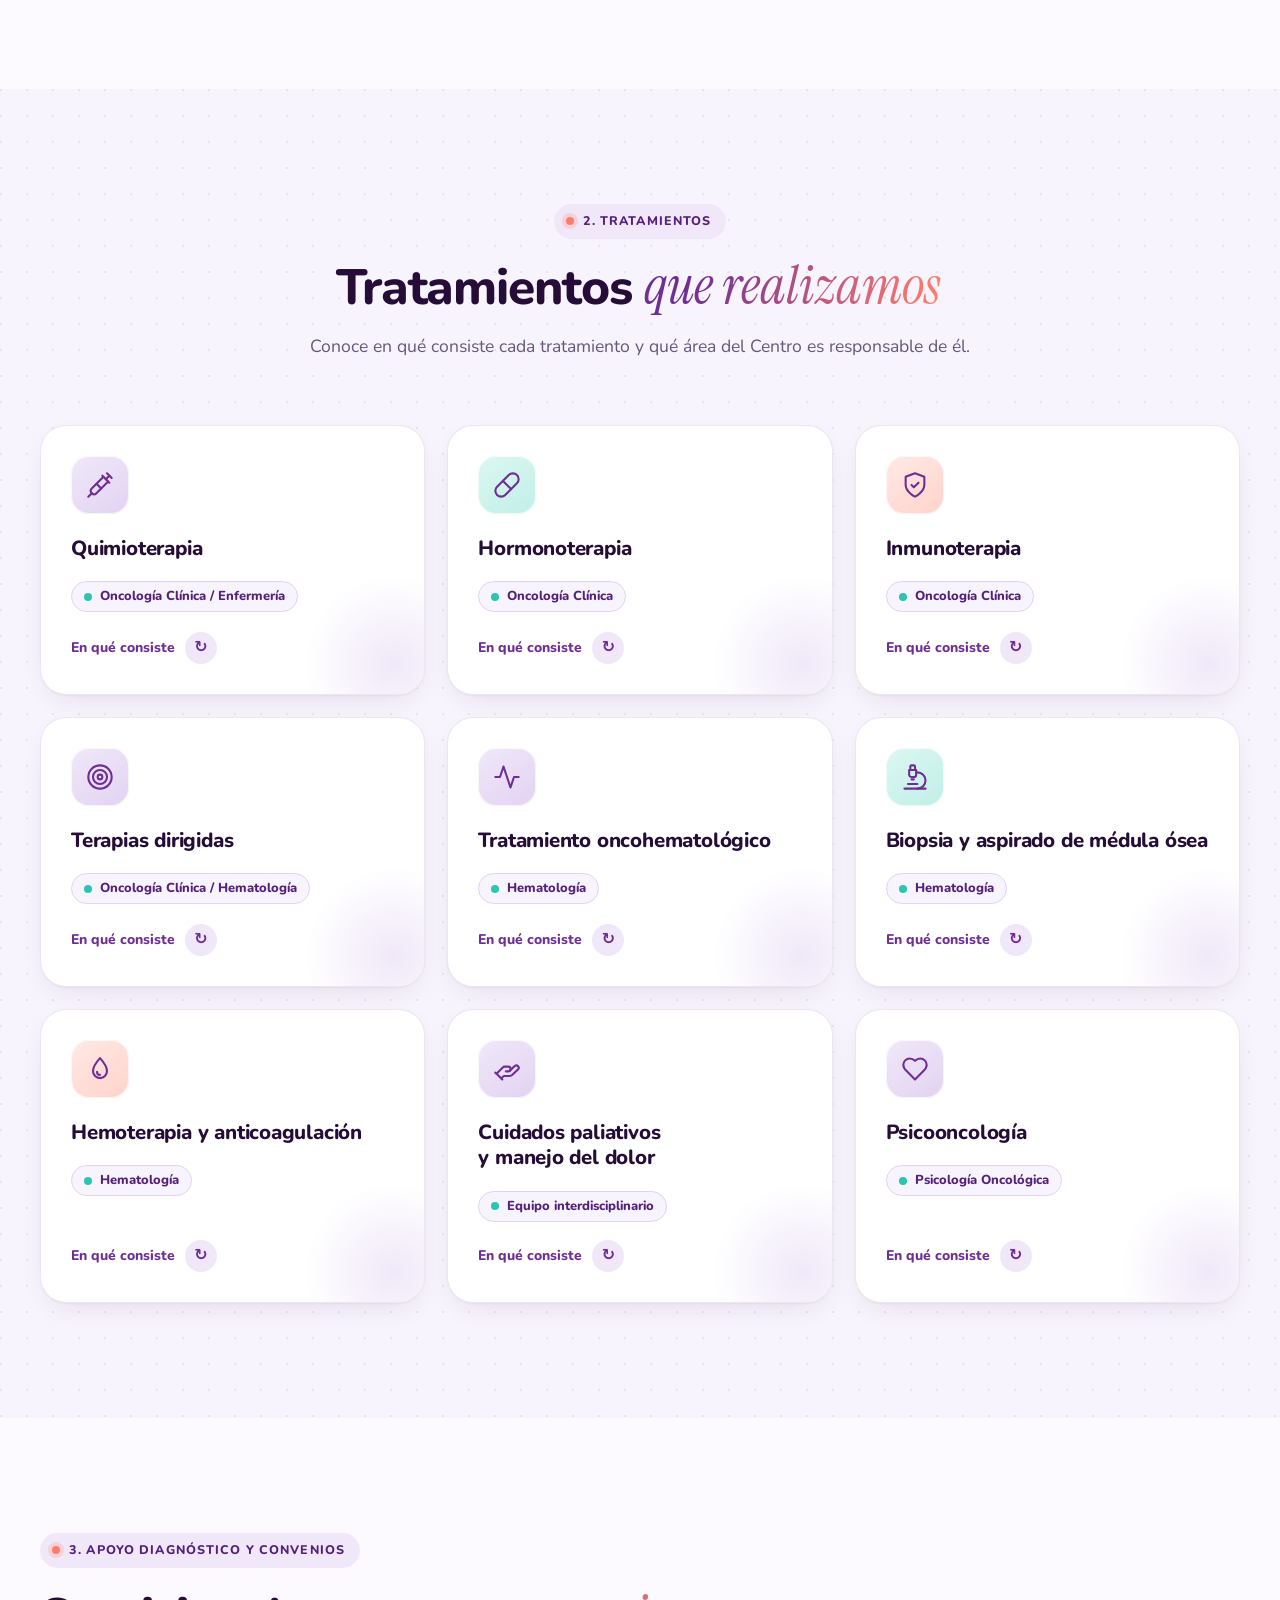
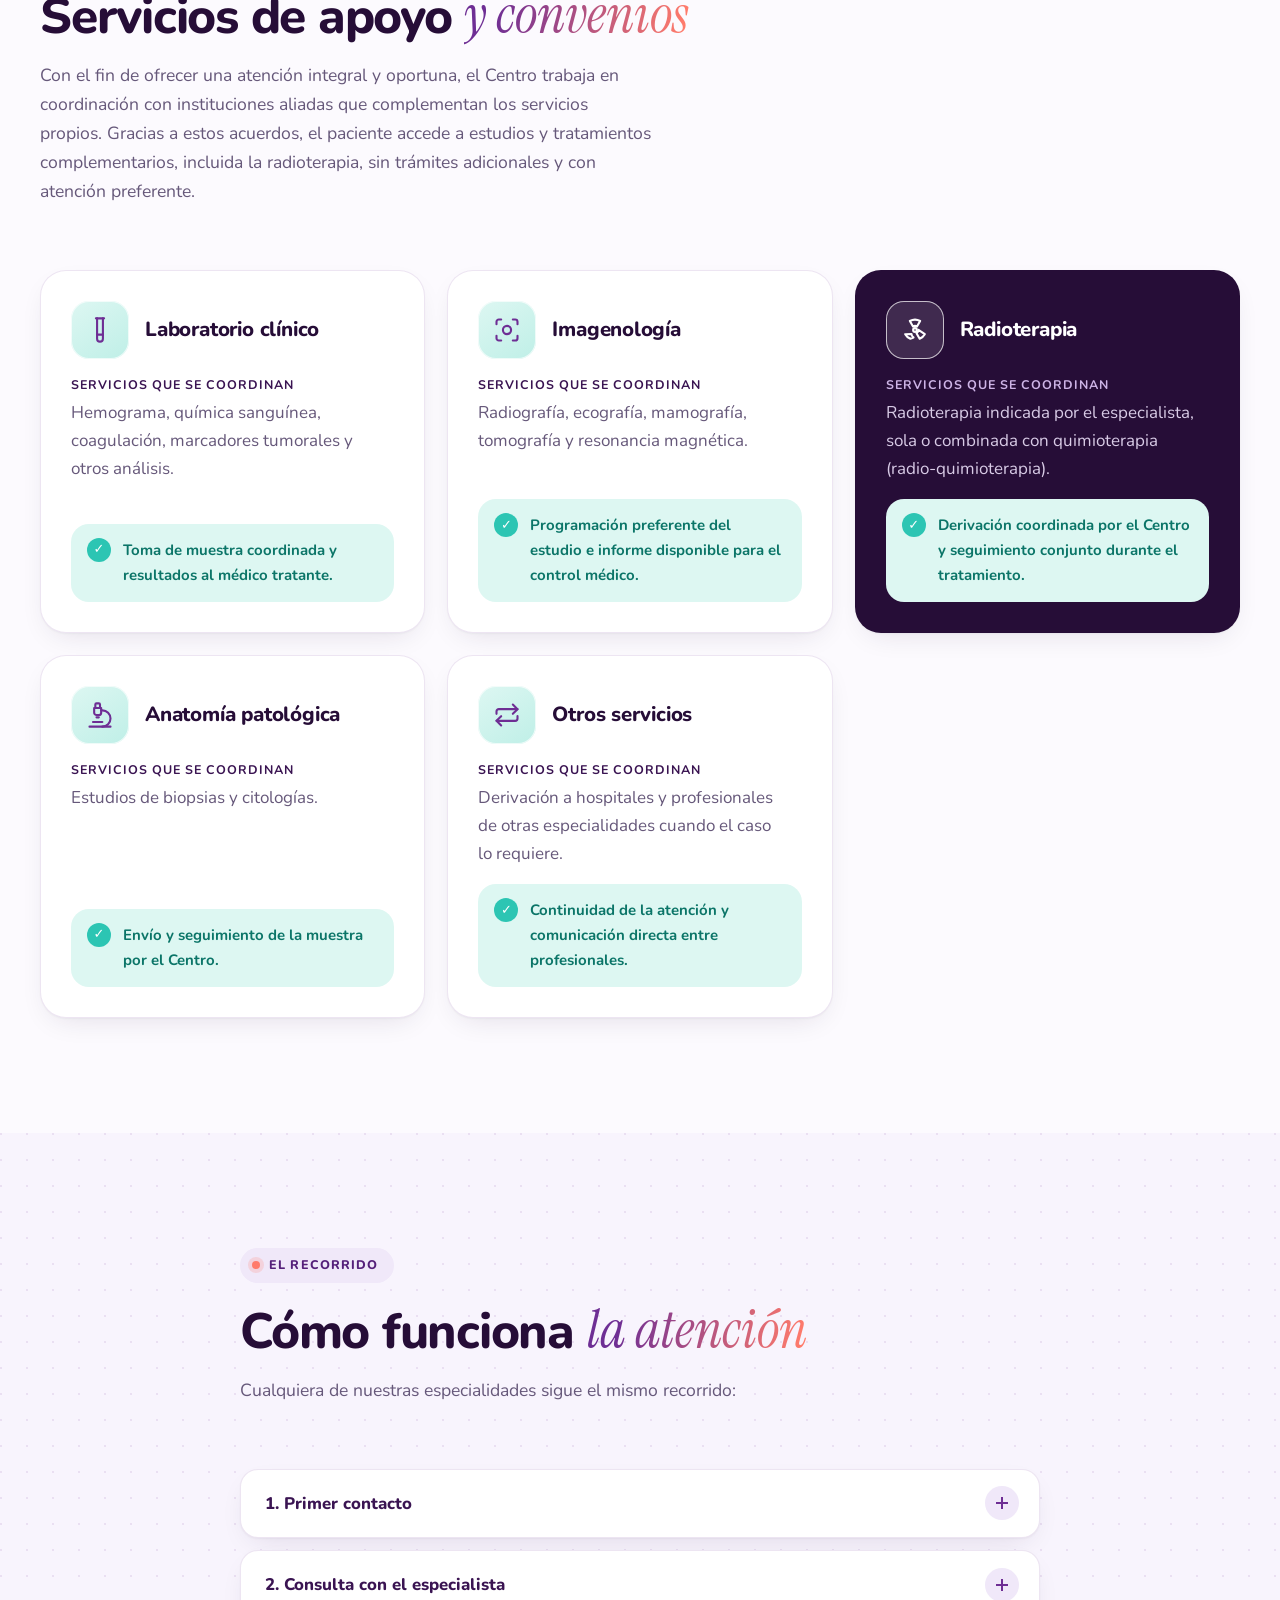
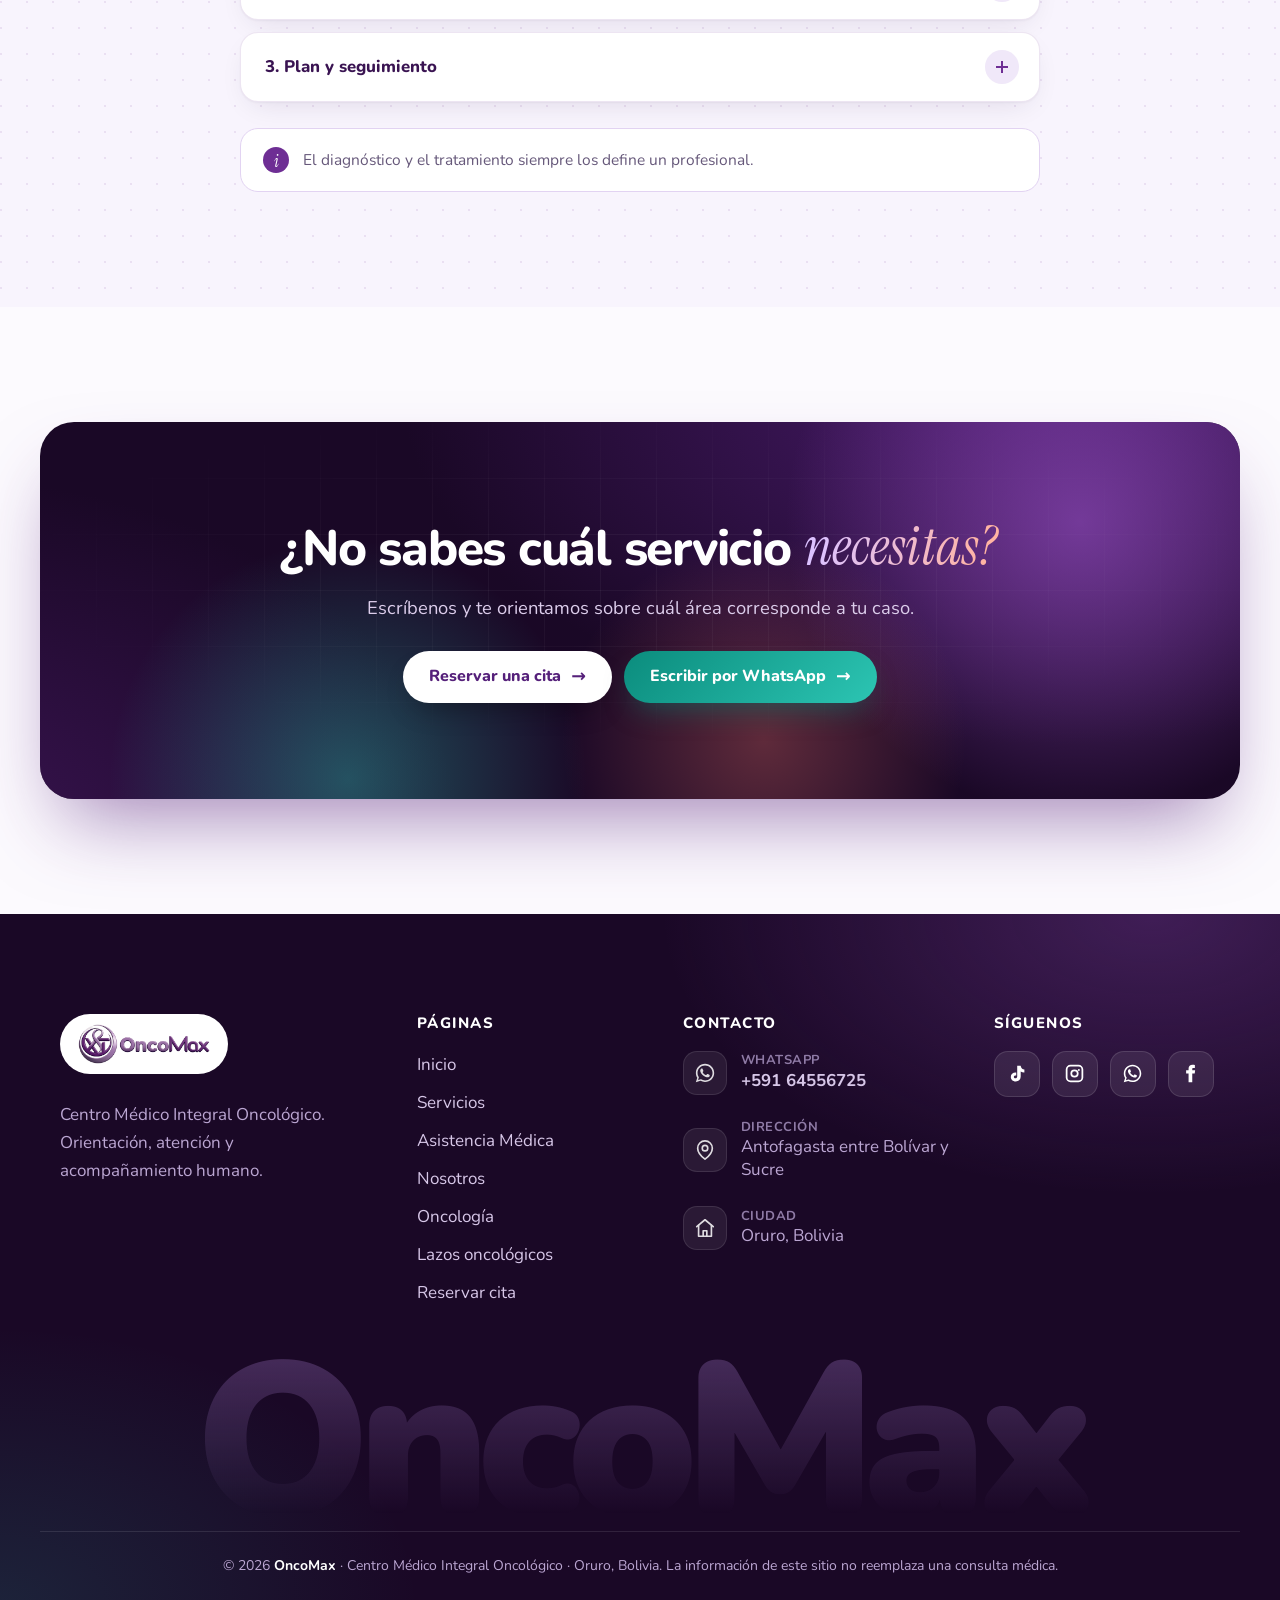
<file: servicios.html>
<!DOCTYPE html>
<!-- APRENDE A EDITAR servicios.html
Servicios: especialidades, tratamientos, servicios de apoyo y convenios de la clínica.
Este archivo decide los textos, imágenes y enlaces. estilos.css decide su apariencia.
Los comentarios como este son instrucciones: no aparecen en la página.
Empieza cambiando un texto, guarda el archivo y recarga la página para ver el resultado.
Las palabras entre > y < suelen ser texto visible. Conserva las etiquetas que las rodean.
class conecta un bloque con su diseño en estilos.css; id le da un nombre único.
Las etiquetas /div, /section y similares cierran lo que se abrió antes: mueve los bloques completos.
Para cambiar un estilo, busca el nombre de class en assets/css/estilos.css.
Para cambiar reservas, abre assets/js/reserva.js y conserva los name del formulario.
Menú, pie y teléfonos están escritos en cada página: repite allí los cambios comunes. -->
<!-- APRENDE: Abre la página; lang="es" indica que sus textos están en español. Conserva el cierre /html al
     final. -->
<html lang="es">
<!-- APRENDE: Datos de la página que no forman parte del contenido visible; aquí se conectan los estilos y las
     letras. -->
<head>
  <!-- APRENDE: Permite mostrar tildes y ñ correctamente; conserva UTF-8. -->
  <meta charset="UTF-8">
  <!-- APRENDE: Adapta la página al ancho del celular; conserva este ajuste para que el diseño móvil funcione. -->
  <meta name="viewport" content="width=device-width, initial-scale=1.0">
  <!-- APRENDE: Resumen para buscadores; cambia el texto de content para describir esta página. -->
  <meta name="description" content="Servicios de OncoMax: Oncología Clínica, Hematología y Psicooncología, tratamientos que realizamos y servicios de apoyo diagnóstico y convenios.">
  <!-- APRENDE: Color sugerido para la barra del navegador en móviles compatibles; cambia el código # de content. -->
  <meta name="theme-color" content="#260D37">
  <!-- APRENDE: Nombre que aparece en la pestaña del navegador; cambia el texto entre title y /title. -->
  <title>Servicios | OncoMax</title>
  <!-- APRENDE: Icono de la pestaña: cambia href por la ruta de otra imagen pequeña. -->
  <link rel="icon" href="assets/img/logo-simbolo.png">
  <!-- Tipografias: Nunito (redondeada como el logo) e Instrument Serif para los acentos. -->
  <!-- APRENDE: Prepara la conexión con el servicio de letras para que carguen antes; conserva estas líneas si
       usas Google Fonts. -->
  <link rel="preconnect" href="https://fonts.googleapis.com">
  <!-- APRENDE: Prepara la conexión con el servicio de letras para que carguen antes; conserva estas líneas si
       usas Google Fonts. -->
  <link rel="preconnect" href="https://fonts.gstatic.com" crossorigin>
  <!-- APRENDE: Descarga Nunito e Instrument Serif. Para cambiar las letras, reemplaza este enlace y los valores
       "fuente" con dos guiones delante y "fuente-acento" con dos guiones delante de estilos.css. -->
  <link rel="stylesheet" href="https://fonts.googleapis.com/css2?family=Instrument+Serif:ital@0;1&amp;family=Nunito:wght@400..900&amp;display=swap">
  <!-- Todos los estilos del sitio viven en un solo archivo compartido. -->
  <!-- APRENDE: Conecta assets/css/estilos.css, que cambia la apariencia de las siete páginas; abre ese archivo
       para modificar colores y medidas. -->
  <link rel="stylesheet" href="assets/css/estilos.css">
</head>
<!-- APRENDE: Comienza todo lo que ve el visitante. Los bloques aparecen en el orden en que los escribes aquí. -->
<body>
  <!-- Barra de progreso de lectura (solo decorativa). -->
  <!-- APRENDE: Barra decorativa que se llena al bajar por la página; cambia su altura y colores buscando
       .progreso en estilos.css. -->
  <div class="progreso" aria-hidden="true"></div>

  <!-- ================= CABECERA ================= -->
  <!-- APRENDE: Menú superior compartido visualmente por el sitio. Sus enlaces se repiten en las siete páginas:
       actualízalos en todas si cambias el menú. -->
  <header class="cabecera">
    <!-- APRENDE: Reúne el logo y el menú dentro de una franja centrada; cambia separación y ancho en
         .cabecera__interior de estilos.css. -->
    <div class="cabecera__interior">
      <!-- El logo siempre lleva al inicio. -->
      <!-- APRENDE: Logo que lleva a Inicio; cambia href para elegir el destino y src de su imagen para usar otro
           logo. Enlace: href="index.html" elige el destino; el texto entre a y /a es lo que se pulsa. -->
      <a class="marca" href="index.html" aria-label="OncoMax, ir al inicio">
        <!-- APRENDE: Imagen: cambia src="assets/img/logo-oncomax-horizontal.png" por otro archivo; alt describe la
             foto si no se ve o se usa lectura por voz. -->
        <img src="assets/img/logo-oncomax-horizontal.png" alt="OncoMax" width="152" height="46">
      </a>

      <!-- Casilla escondida que abre el menu en celular; el label es el boton. -->
      <!-- APRENDE: Casilla del menú móvil: al marcarse abre el menú mediante estilos.css. Conserva id="nav-toggle" y
           su label con el mismo for. -->
      <input class="nav-toggle" id="nav-toggle" type="checkbox" aria-label="Abrir o cerrar el menu">
      <!-- APRENDE: Botón del menú de celular. Sus tres span dibujan las rayas; for debe coincidir con el id de la
           casilla nav-toggle. Texto para elegir o rellenar el campo "nav-toggle"; for debe coincidir con su id.
           Cambia las palabras para otra indicación. -->
      <label class="hamburguesa" for="nav-toggle" aria-hidden="true">
        <!-- APRENDE: Texto o pieza pequeña dentro de otro bloque; si contiene palabras, puedes reemplazarlas entre las
             etiquetas. -->
        <span></span><span></span><span></span>
      </label>

      <!-- APRENDE: Lista de páginas del menú; agrega otro enlace a dentro de este bloque para sumar una página. -->
      <nav class="nav" aria-label="Principal">
        <!-- APRENDE: Enlace: href="index.html" elige el destino; el texto entre a y /a es lo que se pulsa. -->
        <a href="index.html">Inicio</a>
        <!-- APRENDE: Enlace: href="servicios.html" elige el destino; el texto entre a y /a es lo que se pulsa. activo
             resalta esta página y aria-current="page" la identifica como actual; al crear otra página mueve ambas
             marcas a su enlace. -->
        <a class="activo" aria-current="page" href="servicios.html">Servicios</a>
        <!-- APRENDE: Enlace: href="asistencia.html" elige el destino; el texto entre a y /a es lo que se pulsa. -->
        <a href="asistencia.html">Asistencia</a>
        <!-- APRENDE: Enlace: href="nosotros.html" elige el destino; el texto entre a y /a es lo que se pulsa. -->
        <a href="nosotros.html">Nosotros</a>
        <!-- APRENDE: Enlace: href="oncologia.html" elige el destino; el texto entre a y /a es lo que se pulsa. -->
        <a href="oncologia.html">Oncología</a>
        <!-- APRENDE: Enlace: href="lazos.html" elige el destino; el texto entre a y /a es lo que se pulsa. -->
        <a href="lazos.html">Lazos</a>
        <!-- APRENDE: Enlace: href="reserva.html" elige el destino; el texto entre a y /a es lo que se pulsa. -->
        <a class="nav__cta" href="reserva.html">Reservar cita</a>
      </nav>
    </div>
  </header>

  <!-- APRENDE: Contenido principal de esta página; mueve o añade secciones dentro de este bloque. -->
  <main>
    <!-- ================= CABECERA DE LA PAGINA ================= -->
    <!-- APRENDE: Presentación de esta página: título, explicación y enlaces rápidos. Cambia esos textos dentro de
         este bloque. -->
    <section class="cabeza">
      <!-- APRENDE: Fondo con tres manchas que se mueven. Cambia sus colores en .fondo-vivo y .mancha de estilos.css;
           los span son decoración. -->
      <div class="fondo-vivo" aria-hidden="true"><span class="mancha mancha--1"></span><span class="mancha mancha--2"></span><span class="mancha mancha--3"></span></div>
      <!-- APRENDE: Coloca la presentación junto al logo animado; en pantallas pequeñas se convierte en una columna. -->
      <div class="cabeza__interior">
        <!-- APRENDE: Agrupa la ruta, el título y la explicación de esta página; puedes editar cada texto dentro de sus
             etiquetas. -->
        <div class="cabeza__texto">
          <!-- APRENDE: Muestra el recorrido Inicio / página actual; cambia el último texto al cambiar el nombre de esta
               página. Enlace: href="index.html" elige el destino; el texto entre a y /a es lo que se pulsa. -->
          <nav class="migas entrada" aria-label="Ruta"><a href="index.html">Inicio</a><span aria-hidden="true">/</span><span>Servicios</span></nav>
          <!-- APRENDE: Texto corto que presenta una sección; escribe otro nombre entre las etiquetas. Las variantes de
               class cambian sus colores. "d" con dos guiones delante controla el turno de aparición: un número mayor
               hace que aparezca más tarde. -->
          <span class="etiqueta etiqueta--brillo entrada" style="--d:1">Especialidades y servicios de apoyo</span>
          <!-- APRENDE: Título principal de esta página. Cambia sus palabras; el texto dentro de em recibe el estilo
               destacado. "d" con dos guiones delante controla el turno de aparición: un número mayor hace que aparezca
               más tarde. -->
          <h1 class="entrada" style="--d:2">Nuestros <em>servicios</em></h1>
          <!-- APRENDE: Párrafo visible: cambia sus palabras conservando las etiquetas. b destaca palabras y br las pasa
               a otra línea. "d" con dos guiones delante controla el turno de aparición: un número mayor hace que
               aparezca más tarde. -->
          <!-- APRENDE: Párrafo visible: cambia sus palabras conservando las etiquetas. b destaca palabras y br las pasa a
               otra línea. "d" con dos guiones delante controla el turno de aparición: un número mayor hace que aparezca
               más tarde. -->
          <p class="entrada" style="--d:3">Especialidades, tratamientos y servicios de apoyo para una atención integral y oportuna.</p>
          <!-- APRENDE: Agrupa accesos a secciones de esta misma página; cada href con # debe apuntar al id de la sección
               correspondiente. "d" con dos guiones delante controla el turno de aparición: un número mayor hace que
               aparezca más tarde. -->
          <div class="saltos entrada" style="--d:4">
            <!-- APRENDE: Enlace: href="#especialidades" elige el destino; el texto entre a y /a es lo que se pulsa. -->
            <a href="#especialidades">Especialidades</a>
            <!-- APRENDE: Enlace: href="#tratamientos" elige el destino; el texto entre a y /a es lo que se pulsa. -->
            <a href="#tratamientos">Tratamientos</a>
            <!-- APRENDE: Enlace: href="#convenios" elige el destino; el texto entre a y /a es lo que se pulsa. -->
            <a href="#convenios">Apoyo y convenios</a>
          </div>
        </div>
        <!-- APRENDE: Logo rodeado de anillos animados; cambia src para otro símbolo y busca .orbita en estilos.css
             para su tamaño y velocidad. Imagen: cambia src="assets/img/logo-simbolo.png" por otro archivo; alt
             describe la foto si no se ve o se usa lectura por voz. Aquí alt vacío indica un dibujo decorativo. "d" con
             dos guiones delante controla el turno de aparición: un número mayor hace que aparezca más tarde. -->
        <div class="orbita entrada" style="--d:3" aria-hidden="true"><span></span><img src="assets/img/logo-simbolo.png" alt=""><span></span></div>
      </div>
      <!-- APRENDE: Dibujo hecho con formas. viewBox establece el espacio de dibujo; su tamaño visible se ajusta en
           estilos.css. -->
      <svg class="ola" viewBox="0 0 1440 120" preserveAspectRatio="none" aria-hidden="true">
        <!-- APRENDE: Trazo del dibujo: d contiene puntos y curvas (M empieza, L une, C curva, Z cierra). Para cambiar
             solo el color, usa estilos.css. -->
        <path d="M0,38 C240,108 480,8 720,48 C960,88 1200,18 1440,58 L1440,120 L0,120 Z"/>
        <!-- APRENDE: Trazo del dibujo: d contiene puntos y curvas (M empieza, L une, C curva, Z cierra). Para cambiar
             solo el color, usa estilos.css. -->
        <path d="M0,72 C260,120 520,32 760,70 C1000,108 1220,58 1440,82 L1440,120 L0,120 Z"/>
      </svg>
    </section>

    <!-- ================= ESPECIALIDADES ================= -->
    <!-- APRENDE: Agrupa una parte completa de la página. Para moverla, mueve desde section hasta su cierre /section
         con todo lo que contiene. id le da un nombre único: otros enlaces pueden llevar directo aquí escribiendo #
         y ese nombre. -->
    <section class="seccion" id="especialidades">
      <!-- APRENDE: Mantiene el contenido centrado y limita su ancho; cambia el valor de "ancho" con dos guiones
           delante al principio de estilos.css. -->
      <div class="seccion__interior">
        <!-- APRENDE: Agrupa la etiqueta, el título y la explicación de esta sección; cambia sus palabras dentro de
             cada etiqueta. -->
        <div class="titulo-seccion revelar">
          <!-- APRENDE: Texto corto que presenta una sección; escribe otro nombre entre las etiquetas. Las variantes
               de class cambian sus colores. -->
          <span class="etiqueta">1. Especialidades</span>
          <!-- APRENDE: Título de esta sección o tarjeta. Edita sus palabras y las de em si tiene una parte
               destacada. -->
          <h2>Tres especialidades, <em>un mismo equipo</em></h2>
          <!-- APRENDE: Párrafo visible: cambia sus palabras conservando las etiquetas. b destaca palabras y br las
               pasa a otra línea. -->
          <p>Atención especializada, humana y cercana para el paciente oncológico y su familia.</p>
        </div>

        <!-- APRENDE: Agrupa tarjetas. "grid" + dos guiones + "2", "grid" + dos guiones + "3" y "grid" + dos guiones
             + "4" usan anchos mínimos diferentes; el espacio disponible decide cuántas caben por fila. -->
        <div class="grid grid--3 escalonado">
          <!-- APRENDE: Tarjeta de una especialidad con la foto de su profesional; copia el article completo para
               sumar otra. Las variantes menta y coral cambian el color del marco de la foto. -->
          <article class="especialidad">
            <!-- APRENDE: Marco redondo de la foto; cambia src de su img para otra persona. El pequeño icono de la
                 esquina indica el área. -->
            <div class="especialidad__foto">
              <!-- APRENDE: Imagen: cambia src="assets/img/especialistas/dra-lizeth-flores.jpg" por otro archivo;
                   alt describe la foto si no se ve o se usa lectura por voz. loading="lazy" espera a que la imagen
                   se acerque a la pantalla para cargarla. -->
              <img src="assets/img/especialistas/dra-lizeth-flores.jpg" alt="Dra. Lizeth Lucía Flores Choque" loading="lazy">
              <!-- APRENDE: Marco del pequeño dibujo. Cambia src de su img para otro icono; las variantes menta y
                   coral cambian el fondo. Imagen: cambia src="assets/icons/ui/estetoscopio.svg" por otro archivo;
                   alt describe la foto si no se ve o se usa lectura por voz. Aquí alt vacío indica un dibujo
                   decorativo. -->
              <span class="icono icono--chico"><img src="assets/icons/ui/estetoscopio.svg" alt=""></span>
            </div>
            <!-- APRENDE: Título de un bloque pequeño; reemplaza el texto entre las etiquetas. -->
            <h3>Oncología Clínica</h3>
            <!-- APRENDE: Nombre de quien atiende esta especialidad; escríbelo igual que en la página Asistencia
                 para que la información coincida. -->
            <p class="especialidad__profesional">Dra. Lizeth Lucía Flores Choque</p>
            <!-- APRENDE: Párrafo visible: cambia sus palabras conservando las etiquetas. b destaca palabras y br
                 las pasa a otra línea. -->
            <p>Diagnóstico, estadificación y tratamiento médico del cáncer; quimioterapia y seguimiento del paciente oncológico.</p>
            <!-- APRENDE: Enlace: href="asistencia.html#lizeth-flores" elige el destino; el texto entre a y /a es lo
                 que se pulsa. -->
            <a class="boton boton--chico" href="asistencia.html#lizeth-flores">Ver perfil</a>
          </article>

          <!-- APRENDE: Tarjeta de una especialidad con la foto de su profesional; copia el article completo para
               sumar otra. Las variantes menta y coral cambian el color del marco de la foto. -->
          <article class="especialidad especialidad--menta">
            <!-- APRENDE: Marco redondo de la foto; cambia src de su img para otra persona. El pequeño icono de la
                 esquina indica el área. -->
            <div class="especialidad__foto">
              <!-- APRENDE: Imagen: cambia src="assets/img/especialistas/dra-lourdes-magne.jpg" por otro archivo;
                   alt describe la foto si no se ve o se usa lectura por voz. loading="lazy" espera a que la imagen
                   se acerque a la pantalla para cargarla. -->
              <img src="assets/img/especialistas/dra-lourdes-magne.jpg" alt="Dra. Lourdes Magne Apaza" loading="lazy">
              <!-- APRENDE: Marco del pequeño dibujo. Cambia src de su img para otro icono; las variantes menta y
                   coral cambian el fondo. Imagen: cambia src="assets/icons/ui/gota.svg" por otro archivo; alt
                   describe la foto si no se ve o se usa lectura por voz. Aquí alt vacío indica un dibujo
                   decorativo. -->
              <span class="icono icono--chico icono--menta"><img src="assets/icons/ui/gota.svg" alt=""></span>
            </div>
            <!-- APRENDE: Título de un bloque pequeño; reemplaza el texto entre las etiquetas. -->
            <h3>Hematología (Hemato-Oncología)</h3>
            <!-- APRENDE: Nombre de quien atiende esta especialidad; escríbelo igual que en la página Asistencia
                 para que la información coincida. -->
            <p class="especialidad__profesional">Dra. Lourdes Magne Apaza</p>
            <!-- APRENDE: Párrafo visible: cambia sus palabras conservando las etiquetas. b destaca palabras y br
                 las pasa a otra línea. -->
            <p>Especialista en Hematología y Hemoterapia. Diagnóstico y tratamiento de enfermedades de la sangre (anemias, trastornos de la coagulación, leucemias, linfomas y otras hemopatías).</p>
            <!-- APRENDE: Enlace: href="asistencia.html#lourdes-magne" elige el destino; el texto entre a y /a es lo
                 que se pulsa. -->
            <a class="boton boton--chico" href="asistencia.html#lourdes-magne">Ver perfil</a>
          </article>

          <!-- APRENDE: Tarjeta de una especialidad con la foto de su profesional; copia el article completo para
               sumar otra. Las variantes menta y coral cambian el color del marco de la foto. -->
          <article class="especialidad especialidad--coral">
            <!-- APRENDE: Marco redondo de la foto; cambia src de su img para otra persona. El pequeño icono de la
                 esquina indica el área. -->
            <div class="especialidad__foto">
              <!-- APRENDE: Imagen: cambia src="assets/img/especialistas/lic-juana-choque.jpg" por otro archivo; alt
                   describe la foto si no se ve o se usa lectura por voz. loading="lazy" espera a que la imagen se
                   acerque a la pantalla para cargarla. -->
              <img src="assets/img/especialistas/lic-juana-choque.jpg" alt="Lic. Juana Alejandra Choque Tarifa" loading="lazy">
              <!-- APRENDE: Marco del pequeño dibujo. Cambia src de su img para otro icono; las variantes menta y
                   coral cambian el fondo. Imagen: cambia src="assets/icons/ui/mensaje.svg" por otro archivo; alt
                   describe la foto si no se ve o se usa lectura por voz. Aquí alt vacío indica un dibujo
                   decorativo. -->
              <span class="icono icono--chico icono--coral"><img src="assets/icons/ui/mensaje.svg" alt=""></span>
            </div>
            <!-- APRENDE: Título de un bloque pequeño; reemplaza el texto entre las etiquetas. -->
            <h3>Psicología Oncológica (Psicooncología)</h3>
            <!-- APRENDE: Nombre de quien atiende esta especialidad; escríbelo igual que en la página Asistencia
                 para que la información coincida. -->
            <p class="especialidad__profesional">Lic. Juana Alejandra Choque Tarifa</p>
            <!-- APRENDE: Párrafo visible: cambia sus palabras conservando las etiquetas. b destaca palabras y br
                 las pasa a otra línea. -->
            <p>Acompañamiento emocional al paciente y su familia durante el diagnóstico y tratamiento; manejo de ansiedad, duelo y adherencia al tratamiento.</p>
            <!-- APRENDE: Enlace: href="asistencia.html#juana-choque" elige el destino; el texto entre a y /a es lo
                 que se pulsa. -->
            <a class="boton boton--chico" href="asistencia.html#juana-choque">Ver perfil</a>
          </article>
        </div>
      </div>
    </section>

    <!-- ================= TRATAMIENTOS ================= -->
    <!-- APRENDE: Agrupa una parte completa de la página. Para moverla, mueve desde section hasta su cierre /section
         con todo lo que contiene. id le da un nombre único: otros enlaces pueden llevar directo aquí escribiendo #
         y ese nombre. -->
    <section class="seccion seccion--suave" id="tratamientos">
      <!-- APRENDE: Mantiene el contenido centrado y limita su ancho; cambia el valor de "ancho" con dos guiones
           delante al principio de estilos.css. -->
      <div class="seccion__interior">
        <!-- APRENDE: Agrupa la etiqueta, el título y la explicación de esta sección; cambia sus palabras dentro de
             cada etiqueta. -->
        <div class="titulo-seccion titulo-seccion--centro revelar">
          <!-- APRENDE: Texto corto que presenta una sección; escribe otro nombre entre las etiquetas. Las variantes
               de class cambian sus colores. -->
          <span class="etiqueta">2. Tratamientos</span>
          <!-- APRENDE: Título de esta sección o tarjeta. Edita sus palabras y las de em si tiene una parte
               destacada. -->
          <h2>Tratamientos <em>que realizamos</em></h2>
          <!-- APRENDE: Párrafo visible: cambia sus palabras conservando las etiquetas. b destaca palabras y br las
               pasa a otra línea. -->
          <p>Conoce en qué consiste cada tratamiento y qué área del Centro es responsable de él.</p>
        </div>

        <!-- APRENDE: Agrupa tarjetas. "grid" + dos guiones + "2", "grid" + dos guiones + "3" y "grid" + dos guiones
             + "4" usan anchos mínimos diferentes; el espacio disponible decide cuántas caben por fila. -->
        <div class="grid grid--3 escalonado">
          <!-- APRENDE: Tarjeta con frente y reverso que gira al usarla. Para añadir otra, copia todo este article;
               cambia los textos de ambas caras. -->
          <article class="flip flip--texto" tabindex="0">
            <!-- APRENDE: Mantiene unidas las dos caras para que giren juntas; conserva dentro el frente y el
                 reverso. -->
            <div class="flip__interior">
              <!-- APRENDE: Una cara de la tarjeta. Frente muestra el resumen; atras muestra la explicación. Edita
                   cada contenido por separado. -->
              <div class="flip__cara flip__frente">
                <!-- APRENDE: Marco del pequeño dibujo. Cambia src de su img para otro icono; las variantes menta y
                     coral cambian el fondo. Imagen: cambia src="assets/icons/ui/jeringa.svg" por otro archivo; alt
                     describe la foto si no se ve o se usa lectura por voz. Aquí alt vacío indica un dibujo
                     decorativo. -->
                <span class="icono"><img src="assets/icons/ui/jeringa.svg" alt=""></span>
                <!-- APRENDE: Título de un bloque pequeño; reemplaza el texto entre las etiquetas. -->
                <h3>Quimioterapia</h3>
                <!-- APRENDE: Indica qué área se encarga del tratamiento; cambia el texto entre las etiquetas. -->
                <span class="responsable">Oncología Clínica / Enfermería</span>
                <!-- APRENDE: Invitación a usar la tarjeta; cambia el texto para indicar qué descubrirá la
                     persona. -->
                <span class="pista">En qué consiste</span>
              </div>
              <!-- APRENDE: Una cara de la tarjeta. Frente muestra el resumen; atras muestra la explicación. Edita
                   cada contenido por separado. -->
              <div class="flip__cara flip__atras">
                <!-- APRENDE: Título de un bloque pequeño; reemplaza el texto entre las etiquetas. -->
                <h3>Quimioterapia</h3>
                <!-- APRENDE: Párrafo visible: cambia sus palabras conservando las etiquetas. b destaca palabras y
                     br las pasa a otra línea. -->
                <p>Medicamentos contra el cáncer según esquemas indicados por el especialista; aplicación supervisada y control de efectos secundarios.</p>
                <!-- APRENDE: Texto corto que presenta una sección; escribe otro nombre entre las etiquetas. Las
                     variantes de class cambian sus colores. -->
                <span class="etiqueta etiqueta--blanca">Oncología Clínica / Enfermería</span>
              </div>
            </div>
          </article>

          <!-- APRENDE: Tarjeta con frente y reverso que gira al usarla. Para añadir otra, copia todo este article;
               cambia los textos de ambas caras. -->
          <article class="flip flip--texto flip--menta" tabindex="0">
            <!-- APRENDE: Mantiene unidas las dos caras para que giren juntas; conserva dentro el frente y el
                 reverso. -->
            <div class="flip__interior">
              <!-- APRENDE: Una cara de la tarjeta. Frente muestra el resumen; atras muestra la explicación. Edita
                   cada contenido por separado. -->
              <div class="flip__cara flip__frente">
                <!-- APRENDE: Marco del pequeño dibujo. Cambia src de su img para otro icono; las variantes menta y
                     coral cambian el fondo. Imagen: cambia src="assets/icons/ui/pastilla.svg" por otro archivo; alt
                     describe la foto si no se ve o se usa lectura por voz. Aquí alt vacío indica un dibujo
                     decorativo. -->
                <span class="icono icono--menta"><img src="assets/icons/ui/pastilla.svg" alt=""></span>
                <!-- APRENDE: Título de un bloque pequeño; reemplaza el texto entre las etiquetas. -->
                <h3>Hormonoterapia</h3>
                <!-- APRENDE: Indica qué área se encarga del tratamiento; cambia el texto entre las etiquetas. -->
                <span class="responsable">Oncología Clínica</span>
                <!-- APRENDE: Invitación a usar la tarjeta; cambia el texto para indicar qué descubrirá la
                     persona. -->
                <span class="pista">En qué consiste</span>
              </div>
              <!-- APRENDE: Una cara de la tarjeta. Frente muestra el resumen; atras muestra la explicación. Edita
                   cada contenido por separado. -->
              <div class="flip__cara flip__atras">
                <!-- APRENDE: Título de un bloque pequeño; reemplaza el texto entre las etiquetas. -->
                <h3>Hormonoterapia</h3>
                <!-- APRENDE: Párrafo visible: cambia sus palabras conservando las etiquetas. b destaca palabras y
                     br las pasa a otra línea. -->
                <p>Bloquea o reduce las hormonas que estimulan ciertos tumores (mama, próstata, endometrio).</p>
                <!-- APRENDE: Texto corto que presenta una sección; escribe otro nombre entre las etiquetas. Las
                     variantes de class cambian sus colores. -->
                <span class="etiqueta etiqueta--blanca">Oncología Clínica</span>
              </div>
            </div>
          </article>

          <!-- APRENDE: Tarjeta con frente y reverso que gira al usarla. Para añadir otra, copia todo este article;
               cambia los textos de ambas caras. -->
          <article class="flip flip--texto flip--coral" tabindex="0">
            <!-- APRENDE: Mantiene unidas las dos caras para que giren juntas; conserva dentro el frente y el
                 reverso. -->
            <div class="flip__interior">
              <!-- APRENDE: Una cara de la tarjeta. Frente muestra el resumen; atras muestra la explicación. Edita
                   cada contenido por separado. -->
              <div class="flip__cara flip__frente">
                <!-- APRENDE: Marco del pequeño dibujo. Cambia src de su img para otro icono; las variantes menta y
                     coral cambian el fondo. Imagen: cambia src="assets/icons/ui/escudo.svg" por otro archivo; alt
                     describe la foto si no se ve o se usa lectura por voz. Aquí alt vacío indica un dibujo
                     decorativo. -->
                <span class="icono icono--coral"><img src="assets/icons/ui/escudo.svg" alt=""></span>
                <!-- APRENDE: Título de un bloque pequeño; reemplaza el texto entre las etiquetas. -->
                <h3>Inmunoterapia</h3>
                <!-- APRENDE: Indica qué área se encarga del tratamiento; cambia el texto entre las etiquetas. -->
                <span class="responsable">Oncología Clínica</span>
                <!-- APRENDE: Invitación a usar la tarjeta; cambia el texto para indicar qué descubrirá la
                     persona. -->
                <span class="pista">En qué consiste</span>
              </div>
              <!-- APRENDE: Una cara de la tarjeta. Frente muestra el resumen; atras muestra la explicación. Edita
                   cada contenido por separado. -->
              <div class="flip__cara flip__atras">
                <!-- APRENDE: Título de un bloque pequeño; reemplaza el texto entre las etiquetas. -->
                <h3>Inmunoterapia</h3>
                <!-- APRENDE: Párrafo visible: cambia sus palabras conservando las etiquetas. b destaca palabras y
                     br las pasa a otra línea. -->
                <p>Activa el sistema inmunológico del paciente para reconocer y atacar las células tumorales.</p>
                <!-- APRENDE: Texto corto que presenta una sección; escribe otro nombre entre las etiquetas. Las
                     variantes de class cambian sus colores. -->
                <span class="etiqueta etiqueta--blanca">Oncología Clínica</span>
              </div>
            </div>
          </article>

          <!-- APRENDE: Tarjeta con frente y reverso que gira al usarla. Para añadir otra, copia todo este article;
               cambia los textos de ambas caras. -->
          <article class="flip flip--texto flip--noche" tabindex="0">
            <!-- APRENDE: Mantiene unidas las dos caras para que giren juntas; conserva dentro el frente y el
                 reverso. -->
            <div class="flip__interior">
              <!-- APRENDE: Una cara de la tarjeta. Frente muestra el resumen; atras muestra la explicación. Edita
                   cada contenido por separado. -->
              <div class="flip__cara flip__frente">
                <!-- APRENDE: Marco del pequeño dibujo. Cambia src de su img para otro icono; las variantes menta y
                     coral cambian el fondo. Imagen: cambia src="assets/icons/ui/diana.svg" por otro archivo; alt
                     describe la foto si no se ve o se usa lectura por voz. Aquí alt vacío indica un dibujo
                     decorativo. -->
                <span class="icono"><img src="assets/icons/ui/diana.svg" alt=""></span>
                <!-- APRENDE: Título de un bloque pequeño; reemplaza el texto entre las etiquetas. -->
                <h3>Terapias dirigidas</h3>
                <!-- APRENDE: Indica qué área se encarga del tratamiento; cambia el texto entre las etiquetas. -->
                <span class="responsable">Oncología Clínica / Hematología</span>
                <!-- APRENDE: Invitación a usar la tarjeta; cambia el texto para indicar qué descubrirá la
                     persona. -->
                <span class="pista">En qué consiste</span>
              </div>
              <!-- APRENDE: Una cara de la tarjeta. Frente muestra el resumen; atras muestra la explicación. Edita
                   cada contenido por separado. -->
              <div class="flip__cara flip__atras">
                <!-- APRENDE: Título de un bloque pequeño; reemplaza el texto entre las etiquetas. -->
                <h3>Terapias dirigidas</h3>
                <!-- APRENDE: Párrafo visible: cambia sus palabras conservando las etiquetas. b destaca palabras y
                     br las pasa a otra línea. -->
                <p>Medicamentos que actúan sobre blancos específicos del tumor, con menor daño a las células sanas.</p>
                <!-- APRENDE: Texto corto que presenta una sección; escribe otro nombre entre las etiquetas. Las
                     variantes de class cambian sus colores. -->
                <span class="etiqueta etiqueta--blanca">Oncología Clínica / Hematología</span>
              </div>
            </div>
          </article>

          <!-- APRENDE: Tarjeta con frente y reverso que gira al usarla. Para añadir otra, copia todo este article;
               cambia los textos de ambas caras. -->
          <article class="flip flip--texto" tabindex="0">
            <!-- APRENDE: Mantiene unidas las dos caras para que giren juntas; conserva dentro el frente y el
                 reverso. -->
            <div class="flip__interior">
              <!-- APRENDE: Una cara de la tarjeta. Frente muestra el resumen; atras muestra la explicación. Edita
                   cada contenido por separado. -->
              <div class="flip__cara flip__frente">
                <!-- APRENDE: Marco del pequeño dibujo. Cambia src de su img para otro icono; las variantes menta y
                     coral cambian el fondo. Imagen: cambia src="assets/icons/ui/pulso.svg" por otro archivo; alt
                     describe la foto si no se ve o se usa lectura por voz. Aquí alt vacío indica un dibujo
                     decorativo. -->
                <span class="icono"><img src="assets/icons/ui/pulso.svg" alt=""></span>
                <!-- APRENDE: Título de un bloque pequeño; reemplaza el texto entre las etiquetas. -->
                <h3>Tratamiento oncohematológico</h3>
                <!-- APRENDE: Indica qué área se encarga del tratamiento; cambia el texto entre las etiquetas. -->
                <span class="responsable">Hematología</span>
                <!-- APRENDE: Invitación a usar la tarjeta; cambia el texto para indicar qué descubrirá la
                     persona. -->
                <span class="pista">En qué consiste</span>
              </div>
              <!-- APRENDE: Una cara de la tarjeta. Frente muestra el resumen; atras muestra la explicación. Edita
                   cada contenido por separado. -->
              <div class="flip__cara flip__atras">
                <!-- APRENDE: Título de un bloque pequeño; reemplaza el texto entre las etiquetas. -->
                <h3>Tratamiento oncohematológico</h3>
                <!-- APRENDE: Párrafo visible: cambia sus palabras conservando las etiquetas. b destaca palabras y
                     br las pasa a otra línea. -->
                <p>Tratamiento de leucemias, linfomas y mieloma múltiple, con control hematológico durante la quimioterapia.</p>
                <!-- APRENDE: Texto corto que presenta una sección; escribe otro nombre entre las etiquetas. Las
                     variantes de class cambian sus colores. -->
                <span class="etiqueta etiqueta--blanca">Hematología</span>
              </div>
            </div>
          </article>

          <!-- APRENDE: Tarjeta con frente y reverso que gira al usarla. Para añadir otra, copia todo este article;
               cambia los textos de ambas caras. -->
          <article class="flip flip--texto flip--menta" tabindex="0">
            <!-- APRENDE: Mantiene unidas las dos caras para que giren juntas; conserva dentro el frente y el
                 reverso. -->
            <div class="flip__interior">
              <!-- APRENDE: Una cara de la tarjeta. Frente muestra el resumen; atras muestra la explicación. Edita
                   cada contenido por separado. -->
              <div class="flip__cara flip__frente">
                <!-- APRENDE: Marco del pequeño dibujo. Cambia src de su img para otro icono; las variantes menta y
                     coral cambian el fondo. Imagen: cambia src="assets/icons/ui/microscopio.svg" por otro archivo;
                     alt describe la foto si no se ve o se usa lectura por voz. Aquí alt vacío indica un dibujo
                     decorativo. -->
                <span class="icono icono--menta"><img src="assets/icons/ui/microscopio.svg" alt=""></span>
                <!-- APRENDE: Título de un bloque pequeño; reemplaza el texto entre las etiquetas. -->
                <h3>Biopsia y aspirado de médula ósea</h3>
                <!-- APRENDE: Indica qué área se encarga del tratamiento; cambia el texto entre las etiquetas. -->
                <span class="responsable">Hematología</span>
                <!-- APRENDE: Invitación a usar la tarjeta; cambia el texto para indicar qué descubrirá la
                     persona. -->
                <span class="pista">En qué consiste</span>
              </div>
              <!-- APRENDE: Una cara de la tarjeta. Frente muestra el resumen; atras muestra la explicación. Edita
                   cada contenido por separado. -->
              <div class="flip__cara flip__atras">
                <!-- APRENDE: Título de un bloque pequeño; reemplaza el texto entre las etiquetas. -->
                <h3>Biopsia y aspirado de médula ósea</h3>
                <!-- APRENDE: Párrafo visible: cambia sus palabras conservando las etiquetas. b destaca palabras y
                     br las pasa a otra línea. -->
                <p>Procedimiento para el diagnóstico y seguimiento de enfermedades de la sangre.</p>
                <!-- APRENDE: Texto corto que presenta una sección; escribe otro nombre entre las etiquetas. Las
                     variantes de class cambian sus colores. -->
                <span class="etiqueta etiqueta--blanca">Hematología</span>
              </div>
            </div>
          </article>

          <!-- APRENDE: Tarjeta con frente y reverso que gira al usarla. Para añadir otra, copia todo este article;
               cambia los textos de ambas caras. -->
          <article class="flip flip--texto flip--coral" tabindex="0">
            <!-- APRENDE: Mantiene unidas las dos caras para que giren juntas; conserva dentro el frente y el
                 reverso. -->
            <div class="flip__interior">
              <!-- APRENDE: Una cara de la tarjeta. Frente muestra el resumen; atras muestra la explicación. Edita
                   cada contenido por separado. -->
              <div class="flip__cara flip__frente">
                <!-- APRENDE: Marco del pequeño dibujo. Cambia src de su img para otro icono; las variantes menta y
                     coral cambian el fondo. Imagen: cambia src="assets/icons/ui/gota.svg" por otro archivo; alt
                     describe la foto si no se ve o se usa lectura por voz. Aquí alt vacío indica un dibujo
                     decorativo. -->
                <span class="icono icono--coral"><img src="assets/icons/ui/gota.svg" alt=""></span>
                <!-- APRENDE: Título de un bloque pequeño; reemplaza el texto entre las etiquetas. -->
                <h3>Hemoterapia y anticoagulación</h3>
                <!-- APRENDE: Indica qué área se encarga del tratamiento; cambia el texto entre las etiquetas. -->
                <span class="responsable">Hematología</span>
                <!-- APRENDE: Invitación a usar la tarjeta; cambia el texto para indicar qué descubrirá la
                     persona. -->
                <span class="pista">En qué consiste</span>
              </div>
              <!-- APRENDE: Una cara de la tarjeta. Frente muestra el resumen; atras muestra la explicación. Edita
                   cada contenido por separado. -->
              <div class="flip__cara flip__atras">
                <!-- APRENDE: Título de un bloque pequeño; reemplaza el texto entre las etiquetas. -->
                <h3>Hemoterapia y anticoagulación</h3>
                <!-- APRENDE: Párrafo visible: cambia sus palabras conservando las etiquetas. b destaca palabras y
                     br las pasa a otra línea. -->
                <p>Indicación de transfusiones, manejo de anemias y control de trombosis asociada al cáncer.</p>
                <!-- APRENDE: Texto corto que presenta una sección; escribe otro nombre entre las etiquetas. Las
                     variantes de class cambian sus colores. -->
                <span class="etiqueta etiqueta--blanca">Hematología</span>
              </div>
            </div>
          </article>

          <!-- APRENDE: Tarjeta con frente y reverso que gira al usarla. Para añadir otra, copia todo este article;
               cambia los textos de ambas caras. -->
          <article class="flip flip--texto flip--noche" tabindex="0">
            <!-- APRENDE: Mantiene unidas las dos caras para que giren juntas; conserva dentro el frente y el
                 reverso. -->
            <div class="flip__interior">
              <!-- APRENDE: Una cara de la tarjeta. Frente muestra el resumen; atras muestra la explicación. Edita
                   cada contenido por separado. -->
              <div class="flip__cara flip__frente">
                <!-- APRENDE: Marco del pequeño dibujo. Cambia src de su img para otro icono; las variantes menta y
                     coral cambian el fondo. Imagen: cambia src="assets/icons/ui/mano.svg" por otro archivo; alt
                     describe la foto si no se ve o se usa lectura por voz. Aquí alt vacío indica un dibujo
                     decorativo. -->
                <span class="icono"><img src="assets/icons/ui/mano.svg" alt=""></span>
                <!-- APRENDE: Título de un bloque pequeño; reemplaza el texto entre las etiquetas. -->
                <h3>Cuidados paliativos y manejo del dolor</h3>
                <!-- APRENDE: Indica qué área se encarga del tratamiento; cambia el texto entre las etiquetas. -->
                <span class="responsable">Equipo interdisciplinario</span>
                <!-- APRENDE: Invitación a usar la tarjeta; cambia el texto para indicar qué descubrirá la
                     persona. -->
                <span class="pista">En qué consiste</span>
              </div>
              <!-- APRENDE: Una cara de la tarjeta. Frente muestra el resumen; atras muestra la explicación. Edita
                   cada contenido por separado. -->
              <div class="flip__cara flip__atras">
                <!-- APRENDE: Título de un bloque pequeño; reemplaza el texto entre las etiquetas. -->
                <h3>Cuidados paliativos y manejo del dolor</h3>
                <!-- APRENDE: Párrafo visible: cambia sus palabras conservando las etiquetas. b destaca palabras y
                     br las pasa a otra línea. -->
                <p>Alivio de síntomas y del dolor oncológico para mejorar la calidad de vida en cualquier etapa.</p>
                <!-- APRENDE: Texto corto que presenta una sección; escribe otro nombre entre las etiquetas. Las
                     variantes de class cambian sus colores. -->
                <span class="etiqueta etiqueta--blanca">Equipo interdisciplinario</span>
              </div>
            </div>
          </article>

          <!-- APRENDE: Tarjeta con frente y reverso que gira al usarla. Para añadir otra, copia todo este article;
               cambia los textos de ambas caras. -->
          <article class="flip flip--texto" tabindex="0">
            <!-- APRENDE: Mantiene unidas las dos caras para que giren juntas; conserva dentro el frente y el
                 reverso. -->
            <div class="flip__interior">
              <!-- APRENDE: Una cara de la tarjeta. Frente muestra el resumen; atras muestra la explicación. Edita
                   cada contenido por separado. -->
              <div class="flip__cara flip__frente">
                <!-- APRENDE: Marco del pequeño dibujo. Cambia src de su img para otro icono; las variantes menta y
                     coral cambian el fondo. Imagen: cambia src="assets/icons/ui/corazon.svg" por otro archivo; alt
                     describe la foto si no se ve o se usa lectura por voz. Aquí alt vacío indica un dibujo
                     decorativo. -->
                <span class="icono"><img src="assets/icons/ui/corazon.svg" alt=""></span>
                <!-- APRENDE: Título de un bloque pequeño; reemplaza el texto entre las etiquetas. -->
                <h3>Psicooncología</h3>
                <!-- APRENDE: Indica qué área se encarga del tratamiento; cambia el texto entre las etiquetas. -->
                <span class="responsable">Psicología Oncológica</span>
                <!-- APRENDE: Invitación a usar la tarjeta; cambia el texto para indicar qué descubrirá la
                     persona. -->
                <span class="pista">En qué consiste</span>
              </div>
              <!-- APRENDE: Una cara de la tarjeta. Frente muestra el resumen; atras muestra la explicación. Edita
                   cada contenido por separado. -->
              <div class="flip__cara flip__atras">
                <!-- APRENDE: Título de un bloque pequeño; reemplaza el texto entre las etiquetas. -->
                <h3>Psicooncología</h3>
                <!-- APRENDE: Párrafo visible: cambia sus palabras conservando las etiquetas. b destaca palabras y
                     br las pasa a otra línea. -->
                <p>Psicoterapia individual y familiar, preparación emocional para el tratamiento, apoyo en el diagnóstico y acompañamiento en el duelo.</p>
                <!-- APRENDE: Texto corto que presenta una sección; escribe otro nombre entre las etiquetas. Las
                     variantes de class cambian sus colores. -->
                <span class="etiqueta etiqueta--blanca">Psicología Oncológica</span>
              </div>
            </div>
          </article>
        </div>
      </div>
    </section>

    <!-- ================= SERVICIOS DE APOYO DIAGNOSTICO Y CONVENIOS ================= -->
    <!-- APRENDE: Agrupa una parte completa de la página. Para moverla, mueve desde section hasta su cierre /section
         con todo lo que contiene. id le da un nombre único: otros enlaces pueden llevar directo aquí escribiendo #
         y ese nombre. -->
    <section class="seccion" id="convenios">
      <!-- APRENDE: Mantiene el contenido centrado y limita su ancho; cambia el valor de "ancho" con dos guiones
           delante al principio de estilos.css. -->
      <div class="seccion__interior">
        <!-- APRENDE: Agrupa la etiqueta, el título y la explicación de esta sección; cambia sus palabras dentro de
             cada etiqueta. -->
        <div class="titulo-seccion revelar">
          <!-- APRENDE: Texto corto que presenta una sección; escribe otro nombre entre las etiquetas. Las variantes
               de class cambian sus colores. -->
          <span class="etiqueta">3. Apoyo diagnóstico y convenios</span>
          <!-- APRENDE: Título de esta sección o tarjeta. Edita sus palabras y las de em si tiene una parte
               destacada. -->
          <h2>Servicios de apoyo <em>y convenios</em></h2>
          <!-- APRENDE: Párrafo visible: cambia sus palabras conservando las etiquetas. b destaca palabras y br las
               pasa a otra línea. -->
          <p>Con el fin de ofrecer una atención integral y oportuna, el Centro trabaja en coordinación con instituciones aliadas que complementan los servicios propios. Gracias a estos acuerdos, el paciente accede a estudios y tratamientos complementarios, incluida la radioterapia, sin trámites adicionales y con atención preferente.</p>
        </div>

        <!-- APRENDE: Agrupa las tarjetas de servicios de apoyo; el espacio disponible decide cuántas caben por
             fila. -->
        <div class="apoyos escalonado">
          <!-- APRENDE: Tarjeta de un servicio coordinado con instituciones aliadas; copia el article completo para
               sumar otro. La variante destacado la pinta en oscuro para resaltarla. -->
          <article class="apoyo">
            <!-- APRENDE: Une el icono y el nombre del servicio en una misma fila. -->
            <div class="apoyo__cabeza">
              <!-- APRENDE: Marco del pequeño dibujo. Cambia src de su img para otro icono; las variantes menta y
                   coral cambian el fondo. Imagen: cambia src="assets/icons/ui/tubo.svg" por otro archivo; alt
                   describe la foto si no se ve o se usa lectura por voz. Aquí alt vacío indica un dibujo
                   decorativo. -->
              <span class="icono icono--menta"><img src="assets/icons/ui/tubo.svg" alt=""></span>
              <!-- APRENDE: Título de un bloque pequeño; reemplaza el texto entre las etiquetas. -->
              <h3>Laboratorio clínico</h3>
            </div>
            <!-- APRENDE: Detalle del servicio: el texto dentro de b es el título pequeño y lo demás la
                 explicación. -->
            <p class="apoyo__dato"><b>Servicios que se coordinan</b>Hemograma, química sanguínea, coagulación, marcadores tumorales y otros análisis.</p>
            <!-- APRENDE: Beneficio para el paciente; la marca de verificación se dibuja desde estilos.css, así que
                 solo cambia el texto. -->
            <p class="apoyo__beneficio">Toma de muestra coordinada y resultados al médico tratante.</p>
          </article>

          <!-- APRENDE: Tarjeta de un servicio coordinado con instituciones aliadas; copia el article completo para
               sumar otro. La variante destacado la pinta en oscuro para resaltarla. -->
          <article class="apoyo">
            <!-- APRENDE: Une el icono y el nombre del servicio en una misma fila. -->
            <div class="apoyo__cabeza">
              <!-- APRENDE: Marco del pequeño dibujo. Cambia src de su img para otro icono; las variantes menta y
                   coral cambian el fondo. Imagen: cambia src="assets/icons/ui/escaner.svg" por otro archivo; alt
                   describe la foto si no se ve o se usa lectura por voz. Aquí alt vacío indica un dibujo
                   decorativo. -->
              <span class="icono icono--menta"><img src="assets/icons/ui/escaner.svg" alt=""></span>
              <!-- APRENDE: Título de un bloque pequeño; reemplaza el texto entre las etiquetas. -->
              <h3>Imagenología</h3>
            </div>
            <!-- APRENDE: Detalle del servicio: el texto dentro de b es el título pequeño y lo demás la
                 explicación. -->
            <p class="apoyo__dato"><b>Servicios que se coordinan</b>Radiografía, ecografía, mamografía, tomografía y resonancia magnética.</p>
            <!-- APRENDE: Beneficio para el paciente; la marca de verificación se dibuja desde estilos.css, así que
                 solo cambia el texto. -->
            <p class="apoyo__beneficio">Programación preferente del estudio e informe disponible para el control médico.</p>
          </article>

          <!-- APRENDE: Tarjeta de un servicio coordinado con instituciones aliadas; copia el article completo para
               sumar otro. La variante destacado la pinta en oscuro para resaltarla. -->
          <article class="apoyo apoyo--destacado">
            <!-- APRENDE: Une el icono y el nombre del servicio en una misma fila. -->
            <div class="apoyo__cabeza">
              <!-- APRENDE: Marco del pequeño dibujo. Cambia src de su img para otro icono; las variantes menta y
                   coral cambian el fondo. Imagen: cambia src="assets/icons/ui/radiacion.svg" por otro archivo; alt
                   describe la foto si no se ve o se usa lectura por voz. Aquí alt vacío indica un dibujo
                   decorativo. -->
              <span class="icono icono--menta"><img src="assets/icons/ui/radiacion.svg" alt=""></span>
              <!-- APRENDE: Título de un bloque pequeño; reemplaza el texto entre las etiquetas. -->
              <h3>Radioterapia</h3>
            </div>
            <!-- APRENDE: Detalle del servicio: el texto dentro de b es el título pequeño y lo demás la
                 explicación. -->
            <p class="apoyo__dato"><b>Servicios que se coordinan</b>Radioterapia indicada por el especialista, sola o combinada con quimioterapia (radio-quimioterapia).</p>
            <!-- APRENDE: Beneficio para el paciente; la marca de verificación se dibuja desde estilos.css, así que
                 solo cambia el texto. -->
            <p class="apoyo__beneficio">Derivación coordinada por el Centro y seguimiento conjunto durante el tratamiento.</p>
          </article>

          <!-- APRENDE: Tarjeta de un servicio coordinado con instituciones aliadas; copia el article completo para
               sumar otro. La variante destacado la pinta en oscuro para resaltarla. -->
          <article class="apoyo">
            <!-- APRENDE: Une el icono y el nombre del servicio en una misma fila. -->
            <div class="apoyo__cabeza">
              <!-- APRENDE: Marco del pequeño dibujo. Cambia src de su img para otro icono; las variantes menta y
                   coral cambian el fondo. Imagen: cambia src="assets/icons/ui/microscopio.svg" por otro archivo;
                   alt describe la foto si no se ve o se usa lectura por voz. Aquí alt vacío indica un dibujo
                   decorativo. -->
              <span class="icono icono--menta"><img src="assets/icons/ui/microscopio.svg" alt=""></span>
              <!-- APRENDE: Título de un bloque pequeño; reemplaza el texto entre las etiquetas. -->
              <h3>Anatomía patológica</h3>
            </div>
            <!-- APRENDE: Detalle del servicio: el texto dentro de b es el título pequeño y lo demás la
                 explicación. -->
            <p class="apoyo__dato"><b>Servicios que se coordinan</b>Estudios de biopsias y citologías.</p>
            <!-- APRENDE: Beneficio para el paciente; la marca de verificación se dibuja desde estilos.css, así que
                 solo cambia el texto. -->
            <p class="apoyo__beneficio">Envío y seguimiento de la muestra por el Centro.</p>
          </article>

          <!-- APRENDE: Tarjeta de un servicio coordinado con instituciones aliadas; copia el article completo para
               sumar otro. La variante destacado la pinta en oscuro para resaltarla. -->
          <article class="apoyo">
            <!-- APRENDE: Une el icono y el nombre del servicio en una misma fila. -->
            <div class="apoyo__cabeza">
              <!-- APRENDE: Marco del pequeño dibujo. Cambia src de su img para otro icono; las variantes menta y
                   coral cambian el fondo. Imagen: cambia src="assets/icons/ui/derivar.svg" por otro archivo; alt
                   describe la foto si no se ve o se usa lectura por voz. Aquí alt vacío indica un dibujo
                   decorativo. -->
              <span class="icono icono--menta"><img src="assets/icons/ui/derivar.svg" alt=""></span>
              <!-- APRENDE: Título de un bloque pequeño; reemplaza el texto entre las etiquetas. -->
              <h3>Otros servicios</h3>
            </div>
            <!-- APRENDE: Detalle del servicio: el texto dentro de b es el título pequeño y lo demás la
                 explicación. -->
            <p class="apoyo__dato"><b>Servicios que se coordinan</b>Derivación a hospitales y profesionales de otras especialidades cuando el caso lo requiere.</p>
            <!-- APRENDE: Beneficio para el paciente; la marca de verificación se dibuja desde estilos.css, así que
                 solo cambia el texto. -->
            <p class="apoyo__beneficio">Continuidad de la atención y comunicación directa entre profesionales.</p>
          </article>
        </div>
      </div>
    </section>

    <!-- ================= COMO FUNCIONA LA ATENCION ================= -->
    <!-- APRENDE: Agrupa una parte completa de la página. Para moverla, mueve desde section hasta su cierre /section
         con todo lo que contiene. -->
    <section class="seccion seccion--angosta seccion--suave">
      <!-- APRENDE: Mantiene el contenido centrado y limita su ancho; cambia el valor de "ancho" con dos guiones
           delante al principio de estilos.css. -->
      <div class="seccion__interior">
        <!-- APRENDE: Agrupa la etiqueta, el título y la explicación de esta sección; cambia sus palabras dentro de
             cada etiqueta. -->
        <div class="titulo-seccion revelar">
          <!-- APRENDE: Texto corto que presenta una sección; escribe otro nombre entre las etiquetas. Las variantes
               de class cambian sus colores. -->
          <span class="etiqueta">El recorrido</span>
          <!-- APRENDE: Título de esta sección o tarjeta. Edita sus palabras y las de em si tiene una parte
               destacada. -->
          <h2>Cómo funciona <em>la atención</em></h2>
          <!-- APRENDE: Párrafo visible: cambia sus palabras conservando las etiquetas. b destaca palabras y br las
               pasa a otra línea. -->
          <p>Cualquiera de nuestras especialidades sigue el mismo recorrido:</p>
        </div>
        <!-- APRENDE: Grupo cuyos hijos aparecen uno tras otro al bajar; agrega el nuevo bloque dentro para que
             comparta ese efecto. -->
        <div class="escalonado">
          <!-- APRENDE: Pregunta o bloque que se abre al pulsarlo. Copia hasta /details para sumar otro; agrega open
               para que comience abierto. -->
          <details>
            <!-- APRENDE: Texto que se pulsa para abrir la explicación; escribe la pregunta aquí y la respuesta en
                 el párrafo siguiente. -->
            <summary>1. Primer contacto</summary>
            <!-- APRENDE: Párrafo visible: cambia sus palabras conservando las etiquetas. b destaca palabras y br
                 las pasa a otra línea. -->
            <p>Recibimos tu solicitud por el formulario o por WhatsApp y revisamos el horario disponible.</p>
          </details>
          <!-- APRENDE: Pregunta o bloque que se abre al pulsarlo. Copia hasta /details para sumar otro; agrega open
               para que comience abierto. -->
          <details>
            <!-- APRENDE: Texto que se pulsa para abrir la explicación; escribe la pregunta aquí y la respuesta en
                 el párrafo siguiente. -->
            <summary>2. Consulta con el especialista</summary>
            <!-- APRENDE: Párrafo visible: cambia sus palabras conservando las etiquetas. b destaca palabras y br
                 las pasa a otra línea. -->
            <p>El profesional revisa antecedentes, estudios previos y responde tus dudas.</p>
          </details>
          <!-- APRENDE: Pregunta o bloque que se abre al pulsarlo. Copia hasta /details para sumar otro; agrega open
               para que comience abierto. -->
          <details>
            <!-- APRENDE: Texto que se pulsa para abrir la explicación; escribe la pregunta aquí y la respuesta en
                 el párrafo siguiente. -->
            <summary>3. Plan y seguimiento</summary>
            <!-- APRENDE: Párrafo visible: cambia sus palabras conservando las etiquetas. b destaca palabras y br
                 las pasa a otra línea. -->
            <p>Se explica el plan de atención en palabras claras y se agenda el siguiente control.</p>
          </details>
        </div>
        <!-- APRENDE: Nota informativa destacada; cambia el texto entre las etiquetas para mostrar otra
             aclaración. -->
        <p class="aviso revelar">El diagnóstico y el tratamiento siempre los define un profesional.</p>
      </div>
    </section>

    <!-- ================= LLAMADO FINAL ================= -->
    <!-- APRENDE: Agrupa una parte completa de la página. Para moverla, mueve desde section hasta su cierre
         /section con todo lo que contiene. -->
    <section class="seccion">
      <!-- APRENDE: Mantiene el contenido centrado y limita su ancho; cambia el valor de "ancho" con dos guiones
           delante al principio de estilos.css. -->
      <div class="seccion__interior">
        <!-- APRENDE: Recuadro final con invitación y botones; cambia título, mensaje y enlaces para proponer otra
             acción. -->
        <div class="llamado revelar">
          <!-- APRENDE: Fondo con tres manchas que se mueven. Cambia sus colores en .fondo-vivo y .mancha de estilos.css;
               los span son decoración. -->
          <div class="fondo-vivo" aria-hidden="true"><span class="mancha mancha--1"></span><span class="mancha mancha--2"></span><span class="mancha mancha--3"></span></div>
          <!-- APRENDE: Título de esta sección o tarjeta. Edita sus palabras y las de em si tiene una parte destacada. -->
          <h2>¿No sabes cuál servicio <em>necesitas?</em></h2>
          <!-- APRENDE: Párrafo visible: cambia sus palabras conservando las etiquetas. b destaca palabras y br las pasa
               a otra línea. -->
          <p>Escríbenos y te orientamos sobre cuál área corresponde a tu caso.</p>
          <!-- APRENDE: Coloca varios botones juntos. Copia un enlace a dentro de este bloque para añadir otro botón. -->
          <div class="acciones acciones--centro">
            <!-- APRENDE: Enlace: href="reserva.html" elige el destino; el texto entre a y /a es lo que se pulsa. -->
            <a class="boton boton--blanco" href="reserva.html">Reservar una cita</a>
            <!-- APRENDE: WhatsApp: cambia el número de href con código de país y sin + ni espacios; actualiza también el
                 teléfono visible, las otras páginas y WHATSAPP_CLINICA en reserva.js. target="_blank" abre otra pestaña;
                 conserva rel="noopener" para que esa pestaña no controle esta. -->
            <a class="boton boton--menta" href="https://wa.me/59164556725" target="_blank" rel="noopener">Escribir por WhatsApp</a>
          </div>
        </div>
      </div>
    </section>
  </main>

  <!-- Boton fijo: abre una conversacion de WhatsApp en otra pestaña. -->
  <!-- APRENDE: Botón de WhatsApp que acompaña al visitante en la esquina; cambia el número en href y la frase de
       span. WhatsApp: cambia el número de href con código de país y sin + ni espacios; actualiza también el
       teléfono visible, las otras páginas y WHATSAPP_CLINICA en reserva.js. target="_blank" abre otra pestaña;
       conserva rel="noopener" para que esa pestaña no controle esta. -->
  <a class="whatsapp-fijo" href="https://wa.me/59164556725" target="_blank" rel="noopener" aria-label="Abrir WhatsApp">
    <!-- APRENDE: Imagen: cambia src="assets/icons/whatsapp.svg" por otro archivo; alt describe la foto si no se ve
         o se usa lectura por voz. Aquí alt vacío indica un dibujo decorativo. -->
    <img src="assets/icons/whatsapp.svg" alt="">
    <!-- APRENDE: Texto o pieza pequeña dentro de otro bloque; si contiene palabras, puedes reemplazarlas entre las
         etiquetas. -->
    <span>¿Hablamos?</span>
  </a>

  <!-- ================= PIE DE PAGINA ================= -->
  <!-- APRENDE: Parte inferior que se repite en cada página. Si cambias contacto, redes o enlaces, repite el
       cambio en los otros archivos HTML. -->
  <footer class="pie">
    <!-- APRENDE: Distribuye las columnas del pie; modifica sus textos aquí y sus columnas en .pie__interior de
         estilos.css. -->
    <div class="pie__interior">
      <!-- APRENDE: Reúne los elementos que vienen dentro para colocarlos juntos. Para copiar el bloque, incluye su
           cierre /div y todo su contenido. -->
      <div>
        <!-- APRENDE: Logo del pie que lleva a Inicio; cambia src de la imagen si reemplazas la marca. Imagen: cambia
             src="assets/img/logo-oncomax-horizontal.png" por otro archivo; alt describe la foto si no se ve o se usa
             lectura por voz. Enlace: href="index.html" elige el destino; el texto entre a y /a es lo que se pulsa. -->
        <a class="pie__logo" href="index.html"><img src="assets/img/logo-oncomax-horizontal.png" alt="OncoMax" width="132" height="40"></a>
        <!-- APRENDE: Párrafo visible: cambia sus palabras conservando las etiquetas. b destaca palabras y br las pasa
             a otra línea. -->
        <p>Centro Médico Integral Oncológico. Orientación, atención y acompañamiento humano.</p>
      </div>
      <!-- APRENDE: Reúne los elementos que vienen dentro para colocarlos juntos. Para copiar el bloque, incluye su
           cierre /div y todo su contenido. -->
      <div>
        <!-- APRENDE: Título de un bloque pequeño; reemplaza el texto entre las etiquetas. -->
        <h3>Páginas</h3>
        <!-- APRENDE: Lista de elementos; agrega otra línea li antes del cierre /ul para sumar un elemento. -->
        <ul>
          <!-- APRENDE: Un elemento de la lista; cambia su texto. Si contiene un enlace, cambia también href para su
               destino. Enlace: href="index.html" elige el destino; el texto entre a y /a es lo que se pulsa. -->
          <li><a href="index.html">Inicio</a></li>
          <!-- APRENDE: Un elemento de la lista; cambia su texto. Si contiene un enlace, cambia también href para su
               destino. Enlace: href="servicios.html" elige el destino; el texto entre a y /a es lo que se pulsa. -->
          <li><a href="servicios.html">Servicios</a></li>
          <!-- APRENDE: Un elemento de la lista; cambia su texto. Si contiene un enlace, cambia también href para su
               destino. Enlace: href="asistencia.html" elige el destino; el texto entre a y /a es lo que se pulsa. -->
          <li><a href="asistencia.html">Asistencia Médica</a></li>
          <!-- APRENDE: Un elemento de la lista; cambia su texto. Si contiene un enlace, cambia también href para su
               destino. Enlace: href="nosotros.html" elige el destino; el texto entre a y /a es lo que se pulsa. -->
          <li><a href="nosotros.html">Nosotros</a></li>
          <!-- APRENDE: Un elemento de la lista; cambia su texto. Si contiene un enlace, cambia también href para su
               destino. Enlace: href="oncologia.html" elige el destino; el texto entre a y /a es lo que se pulsa. -->
          <li><a href="oncologia.html">Oncología</a></li>
          <!-- APRENDE: Un elemento de la lista; cambia su texto. Si contiene un enlace, cambia también href para su
               destino. Enlace: href="lazos.html" elige el destino; el texto entre a y /a es lo que se pulsa. -->
          <li><a href="lazos.html">Lazos oncológicos</a></li>
          <!-- APRENDE: Un elemento de la lista; cambia su texto. Si contiene un enlace, cambia también href para su
               destino. Enlace: href="reserva.html" elige el destino; el texto entre a y /a es lo que se pulsa. -->
          <li><a href="reserva.html">Reservar cita</a></li>
        </ul>
      </div>
      <!-- APRENDE: Reúne los elementos que vienen dentro para colocarlos juntos. Para copiar el bloque, incluye su
           cierre /div y todo su contenido. -->
      <div>
        <!-- APRENDE: Título de un bloque pequeño; reemplaza el texto entre las etiquetas. -->
        <h3>Contacto</h3>
        <!-- APRENDE: Lista de elementos; agrega otra línea li antes del cierre /ul para sumar un elemento. -->
        <ul class="lista-datos">
          <!-- APRENDE: Un elemento de la lista; cambia su texto. Si contiene un enlace, cambia también href para su
               destino. Imagen: cambia src="assets/icons/whatsapp.svg" por otro archivo; alt describe la foto si no se ve
               o se usa lectura por voz. Aquí alt vacío indica un dibujo decorativo. WhatsApp: cambia el número de href
               con código de país y sin + ni espacios; actualiza también el teléfono visible, las otras páginas y
               WHATSAPP_CLINICA en reserva.js. target="_blank" abre otra pestaña; conserva rel="noopener" para que esa
               pestaña no controle esta. -->
          <li><span class="icono icono--chico"><img src="assets/icons/whatsapp.svg" alt=""></span><span><small>WhatsApp</small><a href="https://wa.me/59164556725" target="_blank" rel="noopener">+591 64556725</a></span></li>
          <!-- APRENDE: Un elemento de la lista; cambia su texto. Si contiene un enlace, cambia también href para su
               destino. Imagen: cambia src="assets/icons/ui/ubicacion.svg" por otro archivo; alt describe la foto si no
               se ve o se usa lectura por voz. Aquí alt vacío indica un dibujo decorativo. -->
          <li><span class="icono icono--chico"><img src="assets/icons/ui/ubicacion.svg" alt=""></span><span><small>Dirección</small>Antofagasta entre Bolívar y Sucre</span></li>
          <!-- APRENDE: Un elemento de la lista; cambia su texto. Si contiene un enlace, cambia también href para su
               destino. Imagen: cambia src="assets/icons/ui/casa.svg" por otro archivo; alt describe la foto si no se ve
               o se usa lectura por voz. Aquí alt vacío indica un dibujo decorativo. -->
          <li><span class="icono icono--chico"><img src="assets/icons/ui/casa.svg" alt=""></span><span><small>Ciudad</small>Oruro, Bolivia</span></li>
        </ul>
      </div>
      <!-- APRENDE: Reúne los elementos que vienen dentro para colocarlos juntos. Para copiar el bloque, incluye su
           cierre /div y todo su contenido. -->
      <div>
        <!-- APRENDE: Título de un bloque pequeño; reemplaza el texto entre las etiquetas. -->
        <h3>Síguenos</h3>
        <!-- Por ahora TikTok e Instagram usan # porque faltan los enlaces reales. -->
        <!-- APRENDE: Grupo de enlaces de redes sociales; cambia cada href por la dirección completa del perfil
             correspondiente. -->
        <div class="redes">
          <!-- APRENDE: Imagen: cambia src="assets/icons/tiktok.svg" por otro archivo; alt describe la foto si no se ve o
               se usa lectura por voz. Aquí alt vacío indica un dibujo decorativo. Enlace pendiente: sustituye href="#"
               por la dirección real del perfil; ahora no abre una red social. -->
          <a href="#" aria-label="TikTok"><img src="assets/icons/tiktok.svg" alt=""></a>
          <!-- APRENDE: Imagen: cambia src="assets/icons/instagram.svg" por otro archivo; alt describe la foto si no se
               ve o se usa lectura por voz. Aquí alt vacío indica un dibujo decorativo. Enlace pendiente: sustituye
               href="#" por la dirección real del perfil; ahora no abre una red social. -->
          <a href="#" aria-label="Instagram"><img src="assets/icons/instagram.svg" alt=""></a>
          <!-- APRENDE: Imagen: cambia src="assets/icons/whatsapp.svg" por otro archivo; alt describe la foto si no se ve
               o se usa lectura por voz. Aquí alt vacío indica un dibujo decorativo. WhatsApp: cambia el número de href
               con código de país y sin + ni espacios; actualiza también el teléfono visible, las otras páginas y
               WHATSAPP_CLINICA en reserva.js. target="_blank" abre otra pestaña; conserva rel="noopener" para que esa
               pestaña no controle esta. -->
          <a href="https://wa.me/59164556725" target="_blank" rel="noopener" aria-label="WhatsApp"><img src="assets/icons/whatsapp.svg" alt=""></a>
          <!-- APRENDE: Imagen: cambia src="assets/icons/facebook.svg" por otro archivo; alt describe la foto si no se ve
               o se usa lectura por voz. Aquí alt vacío indica un dibujo decorativo. Enlace:
               href="https://www.facebook.com/profile.php?id=61578464102459" elige el destino; el texto entre a y /a es
               lo que se pulsa. target="_blank" abre otra pestaña; conserva rel="noopener" para que esa pestaña no
               controle esta. -->
          <a href="https://www.facebook.com/profile.php?id=61578464102459" target="_blank" rel="noopener" aria-label="Facebook"><img src="assets/icons/facebook.svg" alt=""></a>
        </div>
      </div>
    </div>
    <!-- Palabra gigante decorativa. -->
    <!-- APRENDE: Nombre grande de fondo, solo decorativo; cambia las letras aquí y su tamaño en estilos.css. -->
    <div class="pie__gigante" aria-hidden="true">OncoMax</div>
    <!-- APRENDE: Última línea del sitio; cambia aquí el año y la información al pie. -->
    <div class="pie__abajo">
      <!-- APRENDE: Párrafo visible: cambia sus palabras conservando las etiquetas. b destaca palabras y br las pasa
           a otra línea. -->
      <p>© 2026 <b>OncoMax</b> · Centro Médico Integral Oncológico · Oruro, Bolivia. La información de este sitio no reemplaza una consulta médica.</p>
    </div>
  </footer>
</body>
</html>
</file>
